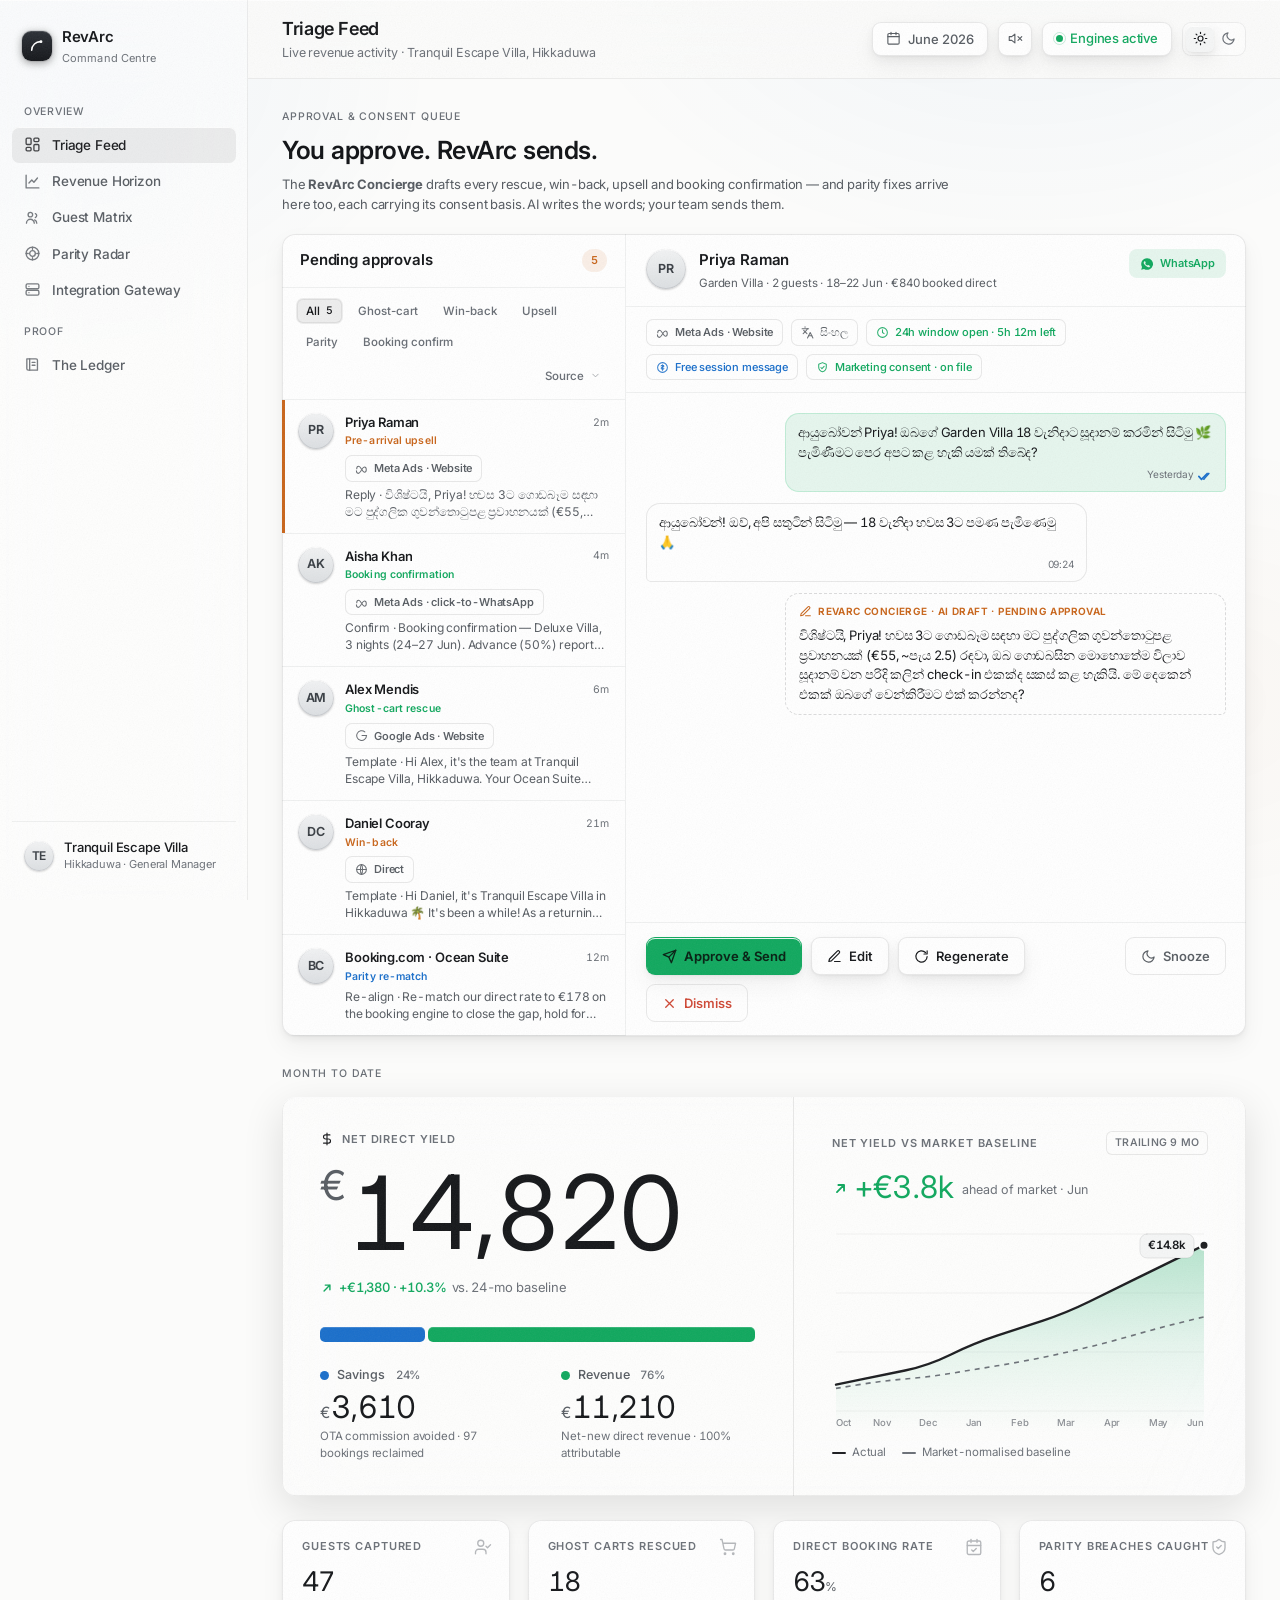
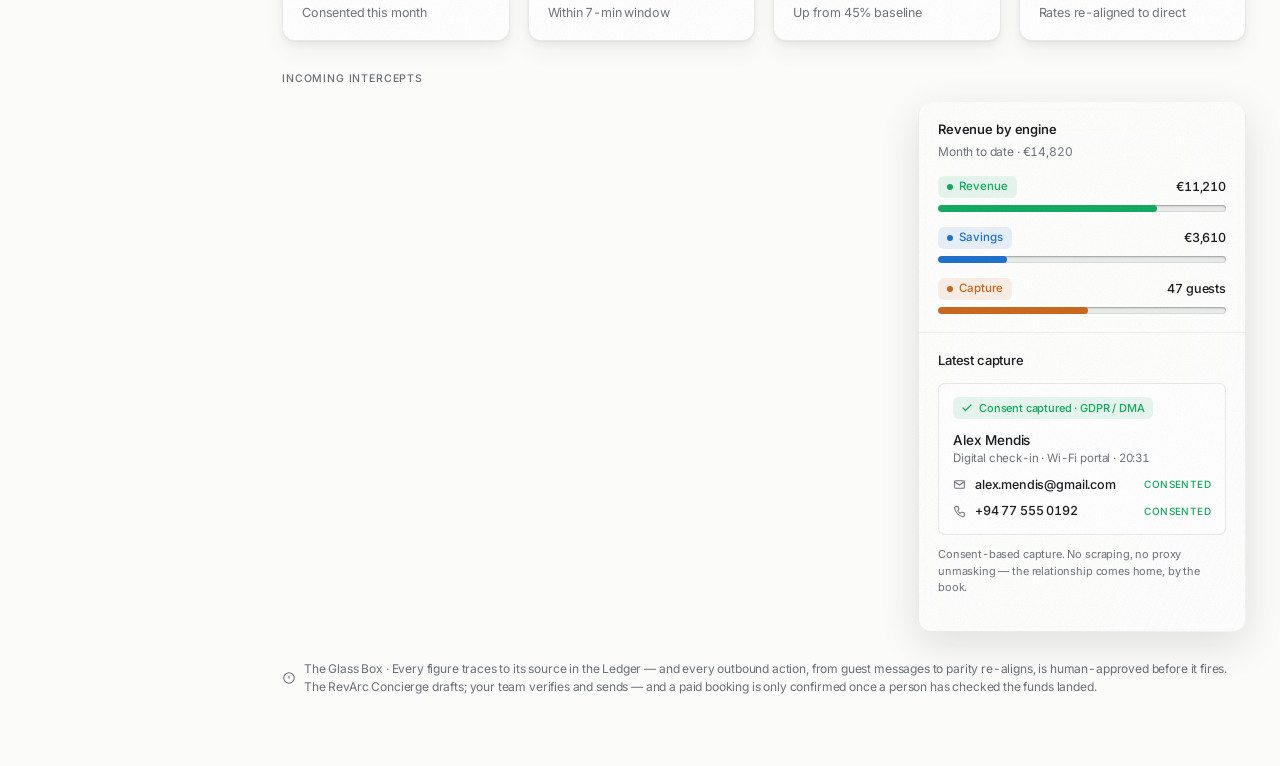
<file: index.html>
<!DOCTYPE html>
<html lang="en" data-theme="dark">
<head>
<meta charset="UTF-8" />
<meta name="viewport" content="width=device-width, initial-scale=1.0, viewport-fit=cover" />
<title>RevArc Command Centre · Triage Feed · v10</title>
<link rel="preconnect" href="https://fonts.googleapis.com">
<link rel="preconnect" href="https://fonts.gstatic.com" crossorigin>
<link href="https://fonts.googleapis.com/css2?family=Inter:wght@400;500;600&family=JetBrains+Mono:wght@500&display=swap" rel="stylesheet" media="print" onload="this.media='all'">
<noscript><link href="https://fonts.googleapis.com/css2?family=Inter:wght@400;500;600&family=JetBrains+Mono:wght@500&display=swap" rel="stylesheet"></noscript>
<link rel="stylesheet" href="assets/revarc-perf.css">
<script src="assets/revarc-perf.js"></script>
<style>
:root[data-theme="dark"]{
  --bg-base:#050607; --bg-sunken:#020303;
  --surface-1:#0F1113; --surface-2:#171A1C; --surface-3:#1E2225;
  --border-subtle:rgba(255,255,255,.05); --border-default:#24272D; --border-strong:#383C44;
  --text-primary:#F7F8F8; --text-secondary:#8B9099; --text-tertiary:#61656C; --w-metric:300;
  --accent:#ECEEF3; --accent-hover:#FFFFFF; --accent-subtle:rgba(255,255,255,.10);
  --sentinel:#3B8FD4; --concierge:#E0883C; --yield:#35C77C;
  --positive:#35C77C; --negative:#E5675A;
  --sentinel-bg:rgba(59,143,212,.14); --concierge-bg:rgba(224,136,60,.14); --yield-bg:rgba(53,199,124,.12);
  --glass-fill:rgba(17,19,22,.5); --glass-brd:rgba(255,255,255,.1); --glass-hi:rgba(255,255,255,.09);
  --card-hi:rgba(255,255,255,.06);
  --elev:0 1px 1px rgba(0,0,0,.12),0 3px 4px rgba(0,0,0,.1),0 8px 14px rgba(0,0,0,.08);
  --elev-lg:0 4px 34px rgba(0,0,0,.6);
  --hover-shadow:0 22px 50px rgba(0,0,0,.62);
  --ambient-a:rgba(59,143,212,.06); --ambient-b:rgba(224,136,60,.03);
  --av-bg:linear-gradient(180deg,#33383F 0%,#1B1E22 100%); --av-fg:#E9EBEE; --av-ring:rgba(255,255,255,.10); --av-hi:rgba(255,255,255,.14);
  --topbar-fill:rgba(10,12,14,.82);
}
:root[data-theme="light"]{
  --bg-base:#FBFBFA; --bg-sunken:#EAECEB;
  --surface-1:#FFFFFF; --surface-2:#FFFFFF; --surface-3:#F5F6F6;
  --border-subtle:rgba(15,17,20,.06); --border-default:rgba(15,17,20,.09); --border-strong:rgba(15,17,20,.15);
  --text-primary:#15171A; --text-secondary:#585D63; --text-tertiary:#6B7077; --w-metric:400;
  --accent:#1B1C1F; --accent-hover:#000000; --accent-subtle:rgba(20,21,24,.07);
  --sentinel:#1A6FCB; --concierge:#C9651A; --yield:#10A85E;
  --positive:#10A85E; --negative:#CF4734;
  --sentinel-bg:rgba(26,111,203,.10); --concierge-bg:rgba(201,101,26,.10); --yield-bg:rgba(16,168,94,.10);
  --glass-fill:rgba(255,255,255,.62); --glass-brd:rgba(15,17,20,.07); --glass-hi:rgba(255,255,255,.85);
  --card-hi:rgba(255,255,255,.9);
  --elev:0 1px 2px rgba(15,17,20,.04),0 4px 10px rgba(15,17,20,.05),0 10px 24px rgba(15,17,20,.05);
  --elev-lg:0 12px 40px rgba(15,17,20,.12);
  --hover-shadow:0 24px 52px rgba(15,17,20,.17);
  --ambient-a:rgba(26,111,203,.05); --ambient-b:rgba(201,101,26,.03);
  --av-bg:linear-gradient(180deg,#F2F3F4 0%,#DCDFE2 100%); --av-fg:#3A3F45; --av-ring:rgba(15,17,20,.10); --av-hi:rgba(255,255,255,.95);
  --topbar-fill:rgba(252,252,251,.85);
}
:root{
  --radius-sm:7px; --radius-md:13px; --radius-lg:16px;
  --ease-out:cubic-bezier(.16,1,.3,1); --ease-std:cubic-bezier(.4,0,.2,1); --ease-butter:cubic-bezier(.22,1,.36,1);
  --sidebar-w:248px; --glass-blur:blur(34px) saturate(118%);
}
*{box-sizing:border-box;margin:0;padding:0}
html,body{height:100%}html{background:var(--bg-base)}
body{
  font-family:'Inter',-apple-system,BlinkMacSystemFont,sans-serif;
  font-feature-settings:"cv01" 1,"ss03" 1,"tnum" 1;
  background:var(--bg-base); color:var(--text-primary);
  font-size:14px; font-weight:400; line-height:1.5; letter-spacing:-.011em;
  -webkit-font-smoothing:antialiased; text-rendering:optimizeLegibility;
  transition:background .5s var(--ease-std), color .5s var(--ease-std);
}
body::before{content:"";position:fixed;inset:0;z-index:0;pointer-events:none;
  background:radial-gradient(760px 500px at 80% -6%,var(--ambient-a),transparent 62%),radial-gradient(660px 460px at 4% 8%,var(--ambient-a),transparent 58%),radial-gradient(560px 440px at 94% 78%,var(--ambient-b),transparent 60%);}
.card::after,.meter::after,.panel::after,.sidebar::after,.topbar::after{content:"";position:absolute;inset:0;border-radius:inherit;z-index:3;pointer-events:none;opacity:.07;
  background-image:url("data:image/svg+xml,%3Csvg xmlns='http://www.w3.org/2000/svg' width='256' height='256'%3E%3Cfilter id='n'%3E%3CfeTurbulence type='fractalNoise' baseFrequency='0.8' numOctaves='4' stitchTiles='stitch'/%3E%3CfeColorMatrix type='saturate' values='0'/%3E%3C/filter%3E%3Crect width='100%25' height='100%25' filter='url(%23n)'/%3E%3C/svg%3E");background-size:256px 256px}
.card.sheen::before,.panel.sheen::before{content:"";position:absolute;inset:0;border-radius:inherit;z-index:3;pointer-events:none;opacity:.07;
  background-image:url("data:image/svg+xml,%3Csvg xmlns='http://www.w3.org/2000/svg' width='256' height='256'%3E%3Cfilter id='n2'%3E%3CfeTurbulence type='fractalNoise' baseFrequency='0.8' numOctaves='4' stitchTiles='stitch'/%3E%3CfeColorMatrix type='saturate' values='0'/%3E%3C/filter%3E%3Crect width='100%25' height='100%25' filter='url(%23n2)'/%3E%3C/svg%3E");background-size:256px 256px}
.tnum{font-variant-numeric:tabular-nums}
.mono{font-family:'JetBrains Mono',monospace;font-variant-numeric:tabular-nums;letter-spacing:-.015em}
::selection{background:var(--accent-subtle)}
:focus-visible{outline:2px solid var(--accent);outline-offset:2px;border-radius:4px}

/* custom cursor */
body.cursor-on,body.cursor-on *{cursor:none !important}
.cursor-dot,.cursor-ring{position:fixed;top:0;left:0;z-index:10000;pointer-events:none;border-radius:50%;will-change:transform;opacity:0;transition:opacity .3s}
body.cursor-on .cursor-dot{opacity:1}
.cursor-dot{width:6px;height:6px;background:var(--accent)}
.cursor-ring{width:30px;height:30px;border:1.5px solid var(--accent);
  transition:width .3s var(--ease-out),height .3s var(--ease-out),background .3s,border-color .3s,opacity .3s}
body.cursor-on .cursor-ring{opacity:.4}
body.cursor-on .cursor-ring.hot{width:44px;height:44px;opacity:.55;background:transparent}

/* moving sheen on glass */
.sheen::after{content:"";position:absolute;inset:0;border-radius:inherit;pointer-events:none;z-index:1;
  background:linear-gradient(115deg,transparent 36%,var(--glass-hi) 50%,transparent 64%);
  background-size:260% 100%;background-position:var(--sheen,0%) 0;opacity:.45;mix-blend-mode:overlay;transition:background-position .15s linear}

.app{display:grid;grid-template-columns:var(--sidebar-w) 1fr;min-height:100vh;position:relative;z-index:1}
.sidebar{display:flex;flex-direction:column;position:sticky;top:0;height:100vh;padding:18px 12px;
  background:var(--glass-fill);backdrop-filter:var(--glass-blur);-webkit-backdrop-filter:var(--glass-blur);
  box-shadow:inset -1px 0 0 var(--glass-brd),inset 0 1px 0 var(--glass-hi)}
.brand{display:flex;align-items:center;gap:10px;padding:8px 10px 22px}
.brand-mark{width:30px;height:30px;border-radius:9px;background:linear-gradient(180deg,#2B2F35 0%,#14161A 100%);display:grid;place-items:center;flex:none;box-shadow:inset 0 1px 0 rgba(255,255,255,.14),0 2px 8px rgba(0,0,0,.4),0 0 0 1px var(--border-default)}
.brand-mark svg{width:16px;height:16px;color:#fff}
.brand-name{font-weight:590;font-size:15px;letter-spacing:-.02em}
.brand-sub{font-size:11px;color:var(--text-tertiary);letter-spacing:.01em;margin-top:1px}
.nav-label{font-size:10.5px;font-weight:510;letter-spacing:.07em;text-transform:uppercase;color:var(--text-tertiary);padding:16px 12px 7px}
.nav-item{display:flex;align-items:center;gap:11px;padding:8px 12px;border-radius:7px;color:var(--text-secondary);font-size:13.5px;font-weight:500;cursor:pointer;position:relative;transition:background .18s var(--ease-out),color .18s;border:none;background:none;width:100%;text-align:left;font-family:inherit;text-decoration:none}
.nav-item svg{width:17px;height:17px;flex:none;opacity:.82}
.nav-item:hover{background:var(--surface-2);color:var(--text-primary)}
.nav-item.active{background:var(--accent-subtle);color:var(--accent);box-shadow:inset 0 1px 0 var(--card-hi)}
.sidebar-foot{margin-top:auto;padding:12px 8px 4px;border-top:1px solid var(--border-subtle)}
.user-chip{display:flex;align-items:center;gap:10px;padding:6px 4px}
.avatar{width:30px;height:30px;border-radius:50%;background:var(--av-bg);display:grid;place-items:center;font-size:12px;font-weight:600;color:var(--av-fg);flex:none;box-shadow:inset 0 1px 0 var(--av-hi),inset 0 0 0 1px var(--av-ring),0 1px 2px rgba(0,0,0,.18)}
.user-name{font-size:13px;font-weight:510;line-height:1.2}
.user-role{font-size:11px;color:var(--text-tertiary)}

.main{display:flex;flex-direction:column;min-width:0}
.topbar{position:sticky;top:0;z-index:20;display:flex;align-items:center;gap:16px;padding:15px 34px;
  background:var(--topbar-fill);backdrop-filter:var(--glass-blur);-webkit-backdrop-filter:var(--glass-blur);
  border-bottom:1px solid var(--glass-brd);box-shadow:inset 0 1px 0 var(--glass-hi);isolation:isolate}
.page-title{font-size:18px;font-weight:590;letter-spacing:-.02em}
.page-meta{font-size:12.5px;color:var(--text-tertiary);margin-top:2px}
.vbadge{font-size:10px;font-weight:510;letter-spacing:.05em;text-transform:uppercase;color:var(--accent);background:var(--accent-subtle);padding:4px 9px;border-radius:6px;box-shadow:inset 0 0 0 1px var(--glass-brd),inset 0 1px 0 var(--card-hi)}
.topbar-right{margin-left:auto;display:flex;align-items:center;gap:10px}
.pill{display:inline-flex;align-items:center;gap:7px;height:34px;padding:0 13px;border-radius:9px;border:1px solid var(--border-default);background:var(--surface-2);font-size:13px;font-weight:500;color:var(--text-secondary);cursor:pointer;transition:.28s var(--ease-butter);font-family:inherit;box-shadow:var(--elev),inset 0 1px 0 var(--card-hi)}
.pill:hover{border-color:var(--border-strong);color:var(--text-primary);transform:translateY(-1px);box-shadow:var(--hover-shadow),inset 0 1px 0 var(--card-hi)}
.pill svg{width:15px;height:15px}
.pill.icon-only{padding:0;width:34px;justify-content:center}
.sync{color:var(--positive);cursor:default}
.sync:hover{transform:none}
.dot{width:7px;height:7px;border-radius:50%;background:currentColor;position:relative}
.dot.breathe::after{content:"";position:absolute;inset:-3px;border-radius:50%;border:1px solid currentColor;opacity:.22}
.theme-toggle{display:flex;align-items:center;border:1px solid var(--glass-brd);border-radius:9px;background:var(--glass-fill);backdrop-filter:var(--glass-blur);-webkit-backdrop-filter:var(--glass-blur);padding:3px;height:34px;box-shadow:inset 0 1px 0 var(--glass-hi)}
.theme-toggle button{width:28px;height:26px;border:none;background:none;border-radius:6px;display:grid;place-items:center;cursor:pointer;color:var(--text-tertiary);transition:.45s var(--ease-butter)}
.theme-toggle button svg{width:15px;height:15px}
.theme-toggle button.on{background:var(--surface-3);color:var(--text-primary);box-shadow:var(--elev),inset 0 1px 0 var(--card-hi)}

.content{padding:30px 34px 70px;max-width:1500px;width:100%}
.section-eyebrow{font-size:10.5px;font-weight:510;letter-spacing:.08em;text-transform:uppercase;color:var(--text-tertiary);margin-bottom:15px}
.hero{margin-bottom:24px}
.card.hero-hub{display:flex;gap:0;align-items:stretch;padding:0}
.hh-main{flex:1 1 53%;display:flex;flex-direction:column;justify-content:center;min-width:0;padding:34px 38px}
.hh-side{flex:1 1 47%;display:flex;flex-direction:column;justify-content:flex-start;min-width:0;padding:34px 38px;border-left:1px solid var(--border-default)}
.hh-figure{font-size:clamp(60px,8vw,104px);font-weight:var(--w-metric);letter-spacing:-.04em;line-height:.9;display:flex;align-items:flex-start;position:relative;z-index:2;color:var(--text-primary)}
.hh-figure .kpi-cur{font-size:.4em;margin-top:.14em;margin-right:5px}
.hh-base{color:var(--text-tertiary);font-weight:400}
.comp{margin-top:30px;max-width:560px;position:relative}
.comp-bar{display:flex;gap:3px;height:15px;width:100%;transform-origin:left center;animation:barGrow 1.05s var(--ease-butter) both;animation-delay:.3s}
@keyframes barGrow{from{transform:scaleX(0);opacity:.3}to{transform:scaleX(1);opacity:1}}
.comp-seg{height:100%;border-radius:5px;cursor:default;box-shadow:inset 0 1px 0 rgba(255,255,255,.16);transition:opacity .28s var(--ease-butter)}
.comp-seg.sav{flex:2436 1 0;background:var(--sentinel)}
.comp-seg.rev{flex:7564 1 0;background:var(--yield)}
.comp[data-active="sav"] .comp-seg.rev,.comp[data-active="rev"] .comp-seg.sav{opacity:.28}
.comp-legend{display:flex;gap:44px;margin-top:24px}
.cl{display:flex;flex-direction:column;gap:6px;cursor:default;transition:opacity .28s var(--ease-butter)}
.comp[data-active="sav"] .cl.rev,.comp[data-active="rev"] .cl.sav{opacity:.36}
.cl-top{display:flex;align-items:center;gap:8px;font-size:12.5px;color:var(--text-secondary);font-weight:530;letter-spacing:-.005em}
.cl-dot{width:9px;height:9px;border-radius:50%;flex:none}
.cl-share{margin-left:3px;font-size:11.5px;color:var(--text-tertiary);font-weight:500;font-variant-numeric:tabular-nums}
.cl-val{font-size:31px;font-weight:var(--w-metric);letter-spacing:-.025em;line-height:1;color:var(--text-primary);font-variant-numeric:tabular-nums}
.cl-val .kpi-cur{font-size:.5em;margin-right:2px}
.cl-note{font-size:11.5px;color:var(--text-tertiary);line-height:1.45;max-width:236px}
.comp-tip{position:absolute;top:-14px;left:0;transform:translate(-50%,-100%) translateY(6px);pointer-events:none;opacity:0;transition:opacity .2s var(--ease-butter),transform .2s var(--ease-butter);z-index:30;width:230px;box-sizing:border-box;padding:13px 15px;border-radius:12px;background:var(--surface-3);box-shadow:inset 0 0 0 1px var(--glass-brd),var(--elev-lg)}
.comp-tip.on{opacity:1;transform:translate(-50%,-100%) translateY(0)}
.ct-row{display:flex;align-items:center;gap:7px;font-size:11.5px;color:var(--text-secondary);font-weight:530;margin-bottom:8px}
.ct-dot{width:8px;height:8px;border-radius:50%}
.ct-share{margin-left:auto;color:var(--text-tertiary);font-weight:500;font-variant-numeric:tabular-nums}
.ct-amt{font-size:24px;font-weight:300;letter-spacing:-.02em;line-height:1;margin-bottom:7px;font-variant-numeric:tabular-nums;color:var(--text-primary)}
.ct-note{font-size:11px;color:var(--text-tertiary);line-height:1.45}
.hh-side-eyebrow{font-size:11px;color:var(--text-tertiary);font-weight:600;letter-spacing:.08em;text-transform:uppercase}
.hh-side-head{display:flex;align-items:center;justify-content:space-between;gap:12px}
.hh-side-chip{font-size:10.5px;font-weight:560;letter-spacing:.02em;text-transform:uppercase;color:var(--text-tertiary);padding:4px 9px;border-radius:6px;box-shadow:inset 0 0 0 1px var(--border-default);white-space:nowrap}
.hh-side-stat{display:flex;align-items:flex-end;gap:5px;margin-top:16px;font-size:31px;font-weight:var(--w-metric);letter-spacing:-.025em;line-height:1;color:var(--yield);font-variant-numeric:tabular-nums}
.hh-side-stat svg{width:17px;height:17px;margin-bottom:5px}
.hh-side-stat-sub{font-size:12.5px;font-weight:400;letter-spacing:-.005em;color:var(--text-tertiary);margin-left:4px;margin-bottom:5px}
.hh-side .spark{flex:1 1 auto;min-height:188px;margin-top:18px}
@media (prefers-reduced-motion:reduce){.comp-bar{animation:none}}
@media (max-width:1080px){.card.hero-hub{flex-direction:column}.hh-side{border-left:none;border-top:1px solid var(--border-default)}}

.card,.meter,.panel{position:relative;isolation:isolate}
.card{background:var(--surface-1);border-radius:var(--radius-md);padding:22px 24px;overflow:hidden;
  box-shadow:inset 0 0 0 1px var(--border-default),inset 0 1px 0 var(--card-hi),var(--elev)}
.card.hero-main{background:var(--glass-fill);backdrop-filter:var(--glass-blur);-webkit-backdrop-filter:var(--glass-blur);
  box-shadow:inset 0 1px 0 var(--glass-hi),inset 0 0 0 1px var(--glass-brd),var(--elev-lg)}
.lift{transition:transform .5s var(--ease-butter),box-shadow .5s var(--ease-butter)}
.lift:hover{transform:translateY(-4px);
  box-shadow:inset 0 0 0 1px var(--border-strong),inset 0 1px 0 var(--card-hi),var(--hover-shadow)}
.card.hero-main.lift:hover,.panel.glass.lift:hover{box-shadow:inset 0 1px 0 var(--glass-hi),inset 0 0 0 1px var(--glass-brd),var(--hover-shadow)}

.kpi-eyebrow{font-size:11px;color:var(--text-tertiary);font-weight:600;letter-spacing:.08em;text-transform:uppercase;display:flex;align-items:center;gap:8px;margin-bottom:14px;position:relative;z-index:2}
.kpi-value{font-size:46px;font-weight:300;letter-spacing:-.035em;line-height:1;position:relative;z-index:2}
.kpi-value.sm{font-size:31px;font-weight:400;letter-spacing:-.02em}
.kpi-cur{font-size:.52em;color:var(--text-secondary);font-weight:400;margin-right:3px}
.kpi-delta{display:inline-flex;align-items:center;gap:5px;font-size:13px;font-weight:510;margin-top:14px;position:relative;z-index:2}
.kpi-delta.up{color:var(--positive)}
.kpi-delta svg{width:14px;height:14px}
.kpi-sub{font-size:12.5px;color:var(--text-tertiary);margin-top:9px;line-height:1.5;position:relative;z-index:2}

/* odometer */
.od{display:inline-flex;align-items:flex-start}
.od-cell{display:inline-block;height:1em;line-height:1;overflow:hidden;vertical-align:top}
.od-strip{display:flex;flex-direction:column;transition:transform .9s var(--ease-butter)}
.od-strip>span{height:1em;line-height:1;display:block}
.od-sep{display:inline-block}

.engine-accent.sentinel{--c:var(--sentinel);--cbg:var(--sentinel-bg)}
.engine-accent.yield{--c:var(--yield);--cbg:var(--yield-bg)}
.card.engine-accent{display:flex;flex-direction:column}
.card.engine-accent .kpi-delta{padding-top:16px}
.card.engine-accent .spark.mini{flex:1 1 auto;height:auto;min-height:52px;margin-top:16px;position:relative;z-index:2}
.card.engine-accent .spark.mini svg{width:100%;height:100%;display:block}

.spark{margin-top:20px;height:96px;width:100%;position:relative;z-index:2}
#yieldChart{touch-action:none;cursor:crosshair;width:100%;height:100%;display:block}
@media(max-width:760px){.comp-tip{width:min(240px,calc(100vw - 32px))}}
.spark canvas{width:100%!important;height:100%!important}
.baseline-legend{display:flex;gap:16px;margin-top:11px;font-size:11.5px;color:var(--text-tertiary);position:relative;z-index:2}
.lg{display:inline-flex;align-items:center;gap:6px}
.lg i{width:14px;height:2px;border-radius:2px;display:inline-block}
.meters{display:grid;grid-template-columns:repeat(4,1fr);gap:18px;margin-bottom:30px}
.meter{background:var(--surface-1);border-radius:var(--radius-md);padding:18px 20px;overflow:hidden;
  box-shadow:inset 0 0 0 1px var(--border-default),inset 0 1px 0 var(--card-hi),var(--elev)}
.meter .kpi-value{font-size:27px;font-weight:400}
.meter-ico{position:absolute;top:18px;right:18px;width:18px;height:18px;color:var(--text-tertiary);opacity:.5;transition:opacity .28s var(--ease-butter),transform .28s var(--ease-butter);z-index:2;pointer-events:none}
.meter:hover .meter-ico{opacity:.85;transform:translateY(-1px)}
.meter-ico svg{width:100%;height:100%;display:block;stroke-width:1.8}

.chip{display:inline-flex;align-items:center;gap:6px;height:22px;padding:0 9px;border-radius:6px;font-size:11.5px;font-weight:510;letter-spacing:.005em;box-shadow:inset 0 0 0 1px rgba(255,255,255,.05)}
.chip .cdot{width:6px;height:6px;border-radius:50%;background:var(--c)}
.chip.sentinel{--c:var(--sentinel);background:var(--sentinel-bg);color:var(--sentinel)}
.chip.concierge{--c:var(--concierge);background:var(--concierge-bg);color:var(--concierge)}
.chip.yield{--c:var(--yield);background:var(--yield-bg);color:var(--yield)}

.feed-wrap{display:grid;grid-template-columns:1fr 328px;gap:18px;align-items:stretch}
.feed-wrap>.anim{display:flex;flex-direction:column;min-height:0}
.feed-wrap>.anim>.panel{flex:1 1 auto}
.panel{background:var(--surface-1);border-radius:var(--radius-md);overflow:hidden;box-shadow:inset 0 0 0 1px var(--border-default),inset 0 1px 0 var(--card-hi),var(--elev)}
.panel.glass{background:var(--glass-fill);backdrop-filter:var(--glass-blur);-webkit-backdrop-filter:var(--glass-blur);box-shadow:inset 0 1px 0 var(--glass-hi),inset 0 0 0 1px var(--glass-brd),var(--elev-lg)}
.panel-head{display:flex;align-items:center;justify-content:space-between;padding:16px 20px;border-bottom:1px solid var(--border-subtle);position:relative;z-index:2}
.panel-head h3{font-size:15px;font-weight:600;letter-spacing:-.01em}
.panel-head .sub{font-size:12px;color:var(--text-tertiary)}
.feed-list{position:relative;z-index:2}
.row{display:grid;grid-template-columns:70px 132px 1fr auto;gap:14px;align-items:center;padding:14px 20px;border-bottom:1px solid var(--border-subtle);position:relative;transition:background .22s var(--ease-out)}
.row::before{content:"";position:absolute;left:0;top:0;bottom:0;width:58px;pointer-events:none;
  background:linear-gradient(90deg,var(--cfade),transparent);opacity:.22;transition:opacity .25s}
.row:last-child{border-bottom:none}
.row.s{--cfade:var(--sentinel-bg)} .row.c{--cfade:var(--concierge-bg)} .row.y{--cfade:var(--yield-bg)}
.row:hover{background:var(--surface-2)} .row:hover::before{opacity:.5}
.row>*{position:relative;z-index:1}
.row.fresh{animation:rowin .55s var(--ease-out)}
@keyframes rowin{from{opacity:0;transform:translateY(-8px)}to{opacity:1;transform:none}}
.row .time{font-size:12px;color:var(--text-tertiary)}
.row .event{font-size:13px;color:var(--text-primary);font-weight:400;line-height:1.45}
.row .event b{font-weight:510}
.row .event .guest{color:var(--text-secondary)}
.row .val{font-size:14px;font-weight:510;text-align:right;white-space:nowrap}
.row .val.pos{color:var(--positive)}
.row .val .lbl{display:block;font-size:10px;font-weight:500;color:var(--text-tertiary);text-transform:uppercase;letter-spacing:.05em;text-align:right;margin-top:2px}
.row.s .val{color:var(--sentinel)} .row.c .val{color:var(--concierge)}

.mini{padding:18px 20px;position:relative;z-index:2}
.mini h4{font-size:13px;font-weight:560;letter-spacing:-.01em;margin-bottom:4px}
.bar-row{margin-top:15px}
.bar-row .bl{display:flex;justify-content:space-between;align-items:center;font-size:12.5px;margin-bottom:7px}
.bar-row .bl .vv{font-weight:510}
.track{height:7px;border-radius:4px;background:var(--bg-sunken);overflow:hidden;box-shadow:inset 0 0 0 1px var(--border-subtle),inset 0 1px 2px rgba(0,0,0,.3)}
.track i{display:block;height:100%;width:0;border-radius:4px;background:var(--c)}
.capture{padding:18px 20px;border-top:1px solid var(--border-subtle);position:relative;z-index:2}
.consent-card{border-radius:var(--radius-sm);padding:14px 15px;background:var(--surface-2);box-shadow:inset 0 0 0 1px var(--border-default),inset 0 1px 0 var(--card-hi)}
.consent-badge{display:inline-flex;align-items:center;gap:6px;font-size:11px;font-weight:510;color:var(--yield);background:var(--yield-bg);padding:3px 8px;border-radius:6px;margin-bottom:11px;box-shadow:inset 0 0 0 1px rgba(255,255,255,.05)}
.consent-badge svg{width:12px;height:12px}
.consent-row{display:flex;align-items:center;gap:9px;font-size:12.5px;margin-top:8px;color:var(--text-secondary)}
.consent-row svg{width:13px;height:13px;color:var(--text-tertiary);flex:none}
.consent-row .v{color:var(--text-primary);font-weight:500}
.consent-tag{margin-left:auto;font-size:10px;color:var(--yield);font-weight:510;text-transform:uppercase;letter-spacing:.04em}
.foot-note{margin-top:28px;font-size:12px;color:var(--text-tertiary);display:flex;align-items:center;gap:8px}
.foot-note svg{flex:none}

@keyframes cardin{from{opacity:0;transform:translateY(12px)}to{opacity:1;transform:none}}
.anim{animation:cardin .65s var(--ease-out) backwards}
.d1{animation-delay:.04s}.d2{animation-delay:.1s}.d3{animation-delay:.16s}.d4{animation-delay:.22s}.d5{animation-delay:.28s}.d6{animation-delay:.34s}.d7{animation-delay:.4s}
@media(max-width:1100px){.hero,.meters,.feed-wrap{grid-template-columns:1fr 1fr}.feed-wrap{grid-template-columns:1fr}}
@media(max-width:760px){.app{grid-template-columns:1fr}.hero{grid-template-columns:1fr}}
@media(max-width:560px){.meters{grid-template-columns:1fr}.row{grid-template-columns:1fr auto;gap:3px 12px;padding:12px 15px;align-items:start}.row .time{grid-column:1;grid-row:1}.row>span:nth-child(2){grid-column:1;grid-row:2;margin:2px 0}.row .event{grid-column:1;grid-row:3}.row .val{grid-column:2;grid-row:1/4;align-self:center}}
@media(prefers-reduced-motion:reduce){*{animation:none!important;transition:none!important}}

/* ===== Approval Inbox (human-in-the-loop) ===== */
.queue-intro{font-size:12.5px;color:var(--text-secondary);margin:-6px 0 15px;max-width:820px;line-height:1.55}
.q-hero{margin-bottom:20px}
.q-hero .section-eyebrow{margin-bottom:11px}
.q-hero-title{font-size:clamp(21px,2.1vw,25px);font-weight:600;letter-spacing:-.02em;line-height:1.18;color:var(--text-primary);margin-bottom:9px}
.q-hero-sub{font-size:13px;color:var(--text-secondary);line-height:1.55;max-width:680px}
.q-filters{display:flex;flex-wrap:wrap;align-items:center;gap:8px;padding:10px 14px;border-bottom:1px solid var(--border-subtle);position:relative;z-index:5}
.qf-row{display:flex;flex-wrap:wrap;align-items:center;gap:5px;flex:1 1 auto;min-width:0}
.qf{display:inline-flex;align-items:center;gap:6px;height:26px;padding:0 9px;border-radius:7px;border:1px solid transparent;background:none;color:var(--text-tertiary);font-size:11.5px;font-weight:520;font-family:inherit;cursor:pointer;transition:.2s var(--ease-out)}
.qf:hover{background:var(--surface-2);color:var(--text-primary)}
.qf.on{background:var(--accent-subtle);color:var(--accent);box-shadow:inset 0 0 0 1px var(--glass-brd)}
.qf .qf-n{font-variant-numeric:tabular-nums;font-size:10.5px;color:var(--text-tertiary);display:none}
.qf.on .qf-n,.qf:hover .qf-n{display:inline}
.qf.on .qf-n{color:var(--accent)}
.q-srcdd{position:relative;margin-left:auto;flex:none}
.q-srcdd-btn{display:inline-flex;align-items:center;gap:6px;height:26px;padding:0 9px;border-radius:7px;border:1px solid transparent;background:none;color:var(--text-tertiary);font-size:11.5px;font-weight:520;font-family:inherit;cursor:pointer;transition:.2s var(--ease-out)}
.q-srcdd-btn:hover{background:var(--surface-2);color:var(--text-primary)}
.q-srcdd-btn.on{background:var(--accent-subtle);color:var(--accent);box-shadow:inset 0 0 0 1px var(--glass-brd)}
.q-srcdd-btn .qf-ic{display:inline-flex;align-items:center;width:13px;height:13px}
.q-srcdd-btn .qf-ic svg{width:13px;height:13px}
.q-srcdd-cv{width:11px;height:11px;opacity:.6;transition:transform .2s var(--ease-out)}
.q-srcdd.open .q-srcdd-cv{transform:rotate(180deg)}
.q-srcdd-menu{position:absolute;right:0;top:calc(100% + 7px);min-width:194px;background:var(--surface-1);border:1px solid var(--border-default);border-radius:10px;padding:5px;box-shadow:0 10px 30px rgba(0,0,0,.30);display:none;flex-direction:column;gap:1px;z-index:60}
.q-srcdd.open .q-srcdd-menu{display:flex}
.q-srcdd-opt{display:flex;align-items:center;gap:9px;width:100%;height:31px;padding:0 9px;border:none;background:none;border-radius:7px;color:var(--text-secondary);font-size:12px;font-weight:520;font-family:inherit;cursor:pointer;text-align:left;transition:.15s var(--ease-out)}
.q-srcdd-opt:hover{background:var(--surface-2);color:var(--text-primary)}
.q-srcdd-opt.on{color:var(--accent)}
.q-srcdd-opt .qf-ic{display:inline-flex;align-items:center;width:14px;height:14px;flex:none}
.q-srcdd-opt .qf-ic svg{width:14px;height:14px}
.q-srcdd-opt .opt-l{flex:1;white-space:nowrap}
.q-srcdd-opt .qf-n{font-variant-numeric:tabular-nums;font-size:10.5px;color:var(--text-tertiary)}
.q-srcdd-opt.on .qf-n{color:var(--accent)}
.q-srcdd-ck{width:13px;height:13px;color:var(--accent);flex:none}
.tb.src{font-weight:560}
.q-main .tb.src{margin-top:6px}
.inbox{display:grid;grid-template-columns:344px 1fr;align-items:stretch;min-height:540px}
.inbox-queue{border-right:1px solid var(--border-subtle);display:flex;flex-direction:column;min-width:0}
.queue-head{display:flex;align-items:center;justify-content:space-between;padding:15px 18px;border-bottom:1px solid var(--border-subtle);position:relative;z-index:2}
.queue-head h3{font-size:15px;font-weight:600;letter-spacing:-.01em}
.queue-count{font-size:11px;font-weight:580;color:var(--concierge);background:var(--concierge-bg);padding:3px 9px;border-radius:20px;box-shadow:inset 0 0 0 1px rgba(255,255,255,.05)}
.queue-list{overflow-y:auto;flex:1;position:relative;z-index:2}
.q-item{display:flex;gap:11px;padding:13px 16px;border-bottom:1px solid var(--border-subtle);cursor:pointer;position:relative;transition:background .2s var(--ease-out),opacity .35s,transform .35s}
.q-item::before{content:"";position:absolute;left:0;top:0;bottom:0;width:3px;background:var(--c,var(--concierge));opacity:0;transition:opacity .2s}
.q-item:hover{background:var(--surface-2)}
.q-item.sel{background:var(--surface-2)}
.q-item.sel::before{opacity:1}
.q-item.removing{opacity:0;transform:translateX(-14px)}
.q-av{width:36px;height:36px;border-radius:50%;flex:none;display:grid;place-items:center;font-size:12.5px;font-weight:650;color:var(--av-fg);background:var(--av-bg);box-shadow:inset 0 1px 0 var(--av-hi),inset 0 0 0 1px var(--av-ring),0 1px 2px rgba(0,0,0,.18)}
.q-main{min-width:0;flex:1}
.q-top{display:flex;align-items:center;gap:8px}
.q-name{font-size:13px;font-weight:580;white-space:nowrap;overflow:hidden;text-overflow:ellipsis}
.q-time{font-size:10.5px;color:var(--text-tertiary);margin-left:auto;flex:none}
.q-type{font-size:10.5px;font-weight:580;letter-spacing:.01em;margin-top:1px}
.q-prev{font-size:12px;color:var(--text-secondary);margin-top:4px;display:-webkit-box;-webkit-line-clamp:2;-webkit-box-orient:vertical;overflow:hidden;line-height:1.42}
.q-empty{padding:46px 22px;text-align:center;color:var(--text-tertiary);font-size:12.5px;line-height:1.5}
.inbox-thread{display:flex;flex-direction:column;min-width:0;position:relative;z-index:2}
.th-head{padding:15px 20px;border-bottom:1px solid var(--border-subtle);display:flex;align-items:flex-start;gap:13px}
.th-head .q-av{width:40px;height:40px}
.th-id{min-width:0}
.th-name{font-size:15px;font-weight:600;letter-spacing:-.01em}
.th-ctx{font-size:11.5px;color:var(--text-secondary);margin-top:3px;line-height:1.45}
.th-chan{margin-left:auto;display:inline-flex;align-items:center;gap:6px;font-size:11px;font-weight:580;color:var(--yield);background:var(--yield-bg);padding:6px 11px;border-radius:8px;flex:none;box-shadow:inset 0 0 0 1px rgba(255,255,255,.05)}
.th-chan svg{width:14px;height:14px}
.th-badges{display:flex;flex-wrap:wrap;gap:8px;padding:12px 20px;border-bottom:1px solid var(--border-subtle)}
.tb{display:inline-flex;align-items:center;gap:6px;font-size:11px;font-weight:520;padding:5px 10px;border-radius:7px;background:var(--surface-2);color:var(--text-secondary);box-shadow:inset 0 0 0 1px var(--border-default)}
.tb svg{width:13px;height:13px;opacity:.9}
.tb.ok{color:var(--yield)}
.tb.warn{color:var(--concierge)}
.tb.info{color:var(--sentinel)}
.th-convo{flex:1;overflow-y:auto;padding:20px;display:flex;flex-direction:column;gap:11px;min-height:230px}
.wa-day{align-self:center;font-size:10.5px;color:var(--text-tertiary);background:var(--surface-2);padding:4px 12px;border-radius:20px;box-shadow:inset 0 0 0 1px var(--border-subtle)}
.bub{max-width:76%;padding:10px 13px;border-radius:14px;font-size:13px;line-height:1.5;position:relative;box-shadow:var(--elev)}
.bub .meta{display:block;font-size:10px;color:var(--text-tertiary);margin-top:5px;text-align:right}
.bub.in{align-self:flex-start;background:var(--surface-2);border-bottom-left-radius:5px;box-shadow:inset 0 0 0 1px var(--border-default)}
.bub.out{align-self:flex-end;background:var(--yield-bg);border-bottom-right-radius:5px;box-shadow:inset 0 0 0 1px rgba(53,199,124,.22)}
.bub.draft{align-self:flex-end;width:76%;background:var(--surface-1);border:1px dashed var(--border-strong);border-bottom-right-radius:5px;box-shadow:none}
.bub.draft .dlabel{display:flex;align-items:center;gap:6px;font-size:10px;font-weight:650;letter-spacing:.04em;text-transform:uppercase;color:var(--concierge);margin-bottom:7px}
.bub.draft.tmpl .dlabel{color:var(--sentinel)}
.bub.draft .dlabel svg{width:13px;height:13px}
.bub.draft .dtext{outline:none}
.bub.draft .dtext[contenteditable="true"]{outline:2px solid var(--sentinel);outline-offset:3px;border-radius:6px}
.tick{display:inline-flex;vertical-align:middle;margin-left:4px;color:var(--sentinel)}
.tick svg{width:15px;height:10px}
.regen-shim{animation:shim .8s var(--ease-out)}
@keyframes shim{0%{opacity:.25}100%{opacity:1}}
.th-actions{display:flex;align-items:center;gap:9px;padding:14px 20px;border-top:1px solid var(--border-subtle);flex-wrap:wrap}
.btn{display:inline-flex;align-items:center;gap:7px;height:38px;padding:0 15px;border-radius:9px;font-size:13px;font-weight:560;font-family:inherit;cursor:pointer;border:1px solid var(--border-default);background:var(--surface-2);color:var(--text-primary);transition:.22s var(--ease-butter);box-shadow:var(--elev),inset 0 1px 0 var(--card-hi)}
.btn svg{width:15px;height:15px}
.btn:hover{transform:translateY(-1px);border-color:var(--border-strong);box-shadow:var(--hover-shadow),inset 0 1px 0 var(--card-hi)}
.btn.primary{background:var(--yield);color:#052012;border-color:transparent;font-weight:640}
.btn.ghost{background:none;box-shadow:none;color:var(--text-secondary)}
.btn.ghost:hover{background:var(--surface-2);box-shadow:var(--elev)}
.btn.danger{color:var(--negative)}
.btn[disabled]{opacity:.45;pointer-events:none}
.btn.approve-anim{position:relative;overflow:hidden;isolation:isolate}
.btn.approve-anim::after{content:"";position:absolute;z-index:-1;top:-50%;left:-60%;width:42%;height:200%;background:linear-gradient(100deg,transparent 0%,rgba(255,255,255,.08) 24%,rgba(255,255,255,.5) 50%,rgba(255,255,255,.08) 76%,transparent 100%);filter:blur(2px);transform:translateX(-30%) rotate(22deg);opacity:0;pointer-events:none}
.btn.approve-anim:hover::after{opacity:1;animation:approveSweep 1s cubic-bezier(.5,0,.2,1)}
@keyframes approveSweep{0%{transform:translateX(-30%) rotate(22deg)}100%{transform:translateX(620%) rotate(22deg)}}
.th-actions .spacer{margin-left:auto}
.toast-wrap{position:fixed;bottom:26px;left:50%;transform:translateX(-50%);z-index:10001;display:flex;flex-direction:column;gap:10px;align-items:center;pointer-events:none}
.toast{display:flex;align-items:center;gap:10px;padding:11px 16px;border-radius:11px;background:var(--surface-3);color:var(--text-primary);font-size:13px;font-weight:520;box-shadow:var(--elev-lg),inset 0 0 0 1px var(--border-default);animation:toastin .4s var(--ease-out);max-width:min(460px,92vw)}
.toast svg{width:16px;height:16px;flex:none;color:var(--yield)}
.toast.out{animation:toastout .35s var(--ease-out) forwards}
@keyframes toastin{from{opacity:0;transform:translateY(14px)}to{opacity:1;transform:none}}
@keyframes toastout{to{opacity:0;transform:translateY(10px)}}
@media(max-width:1100px){.inbox{grid-template-columns:1fr}.inbox-queue{border-right:none;border-bottom:1px solid var(--border-subtle);max-height:300px}.bub.draft{width:90%}}

</style>
  <!-- self-contained: command palette + design kit are inlined per page -->
</head>
<body>
<div class="cursor-ring"></div><div class="cursor-dot"></div>
<div class="app">
  <aside class="sidebar">
    <div class="brand">
      <div class="brand-mark"><svg viewBox="0 0 24 24" fill="none" stroke="currentColor" stroke-width="2.3" stroke-linecap="round" stroke-linejoin="round"><path d="M4 18.5 A 13 13 0 0 1 18 5.5"/><circle cx="18" cy="5.5" r="2.1" fill="currentColor" stroke="none"/></svg></div>
      <div><div class="brand-name">RevArc</div><div class="brand-sub">Command Centre</div></div>
    </div>
    <div class="nav-label">Overview</div>
    <a class="nav-item active" href="index.html"><svg viewBox="0 0 24 24" fill="none" stroke="currentColor" stroke-width="1.9" stroke-linecap="round" stroke-linejoin="round"><rect x="3" y="3" width="7" height="9" rx="1.5"/><rect x="14" y="3" width="7" height="5" rx="1.5"/><rect x="14" y="12" width="7" height="9" rx="1.5"/><rect x="3" y="16" width="7" height="5" rx="1.5"/></svg>Triage Feed</a>
    <a class="nav-item" href="horizon.html"><svg viewBox="0 0 24 24" fill="none" stroke="currentColor" stroke-width="1.9" stroke-linecap="round" stroke-linejoin="round"><path d="M3 3v18h18"/><path d="M7 14l4-4 3 3 5-6"/></svg>Revenue Horizon</a>
    <a class="nav-item" href="guests.html"><svg viewBox="0 0 24 24" fill="none" stroke="currentColor" stroke-width="1.9" stroke-linecap="round" stroke-linejoin="round"><circle cx="9" cy="8" r="3.2"/><path d="M3.5 20a5.5 5.5 0 0 1 11 0"/><path d="M16 6.5a3 3 0 0 1 0 5.6"/><path d="M18 20a5 5 0 0 0-3-4.6"/></svg>Guest Matrix</a>
    <a class="nav-item" href="parity.html"><svg viewBox="0 0 24 24" fill="none" stroke="currentColor" stroke-width="1.9" stroke-linecap="round" stroke-linejoin="round"><circle cx="12" cy="12" r="9"/><circle cx="12" cy="12" r="4"/><path d="M12 3v3M12 18v3M3 12h3M18 12h3"/></svg>Parity Radar</a>
    <a class="nav-item" href="integrations.html"><svg viewBox="0 0 24 24" fill="none" stroke="currentColor" stroke-width="1.9" stroke-linecap="round" stroke-linejoin="round"><rect x="3" y="4" width="18" height="7" rx="2"/><rect x="3" y="13" width="18" height="7" rx="2"/><path d="M7 7.5h.01M7 16.5h.01"/></svg>Integration Gateway</a>
    <div class="nav-label">Proof</div>
    <a class="nav-item" href="ledger.html"><svg viewBox="0 0 24 24" fill="none" stroke="currentColor" stroke-width="1.9" stroke-linecap="round" stroke-linejoin="round"><path d="M4 4h13a2 2 0 0 1 2 2v14H6a2 2 0 0 1-2-2z"/><path d="M8 4v16M11.5 9h4M11.5 13h4"/></svg>The Ledger</a>
    <div class="sidebar-foot">
      <div class="user-chip">
        <div class="avatar">TE</div>
        <div><div class="user-name">Tranquil Escape Villa</div><div class="user-role">Hikkaduwa · General Manager</div></div>
      </div>
    </div>
  </aside>

  <div class="main">
    <header class="topbar">
      <div style="display:flex;align-items:center;gap:12px">
        <div>
          <div class="page-title">Triage Feed</div>
          <div class="page-meta">Live revenue activity · Tranquil Escape Villa, Hikkaduwa</div>
        </div>
      </div>
      <div class="topbar-right">
        <button class="pill"><svg viewBox="0 0 24 24" fill="none" stroke="currentColor" stroke-width="1.8" stroke-linecap="round" stroke-linejoin="round"><rect x="3" y="4" width="18" height="17" rx="2"/><path d="M3 9h18M8 2v4M16 2v4"/></svg>June 2026</button>
        <button class="pill icon-only" id="soundBtn" aria-label="Toggle sound" title="Sound off"><svg id="soundIcon" viewBox="0 0 24 24" fill="none" stroke="currentColor" stroke-width="1.8" stroke-linecap="round" stroke-linejoin="round"><path d="M11 5L6 9H2v6h4l5 4V5z"/><line x1="22" y1="9" x2="16" y2="15"/><line x1="16" y1="9" x2="22" y2="15"/></svg></button>
        <span class="pill sync"><span class="dot breathe"></span>Engines active</span>
        <div class="theme-toggle" role="group" aria-label="Theme">
          <button id="toLight" onclick="setTheme('light',event)" aria-label="Light"><svg viewBox="0 0 24 24" fill="none" stroke="currentColor" stroke-width="1.9" stroke-linecap="round" stroke-linejoin="round"><circle cx="12" cy="12" r="4"/><path d="M12 2v2M12 20v2M4.9 4.9l1.4 1.4M17.7 17.7l1.4 1.4M2 12h2M20 12h2M4.9 19.1l1.4-1.4M17.7 6.3l1.4-1.4"/></svg></button>
          <button id="toDark" class="on" onclick="setTheme('dark',event)" aria-label="Dark"><svg viewBox="0 0 24 24" fill="none" stroke="currentColor" stroke-width="1.9" stroke-linecap="round" stroke-linejoin="round"><path d="M21 12.8A9 9 0 1 1 11.2 3a7 7 0 0 0 9.8 9.8z"/></svg></button>
        </div>
      </div>
    </header>

    <main class="content">
      <div class="q-hero">
        <div class="section-eyebrow">Approval &amp; Consent Queue</div>
        <div class="q-hero-title">You approve. RevArc sends.</div>
        <div class="q-hero-sub">The <b>RevArc Concierge</b> drafts every rescue, win-back, upsell and booking confirmation &mdash; and parity fixes arrive here too, each carrying its consent basis. <span style="white-space:nowrap">AI writes the words;</span> <span style="white-space:nowrap">your team sends them.</span></div>
      </div>
      <div class="panel lift anim d1" style="margin-bottom:30px">
        <div class="inbox">
          <div class="inbox-queue">
            <div class="queue-head"><h3>Pending approvals</h3><span class="queue-count" id="qCount">0</span></div>
            <div class="q-filters">
              <div class="qf-row" id="qFilters"></div>
              <div class="q-srcdd" id="qSrcDd"></div>
            </div>
            <div class="queue-list" id="queueList"></div>
          </div>
          <div class="inbox-thread" id="thread"></div>
        </div>
      </div>
      <div class="section-eyebrow">Month to date</div>
      <div class="hero">
        <div class="card hero-main sheen lift anim d2 hero-hub">
          <div class="hh-main">
            <div class="kpi-eyebrow"><svg width="14" height="14" viewBox="0 0 24 24" fill="none" stroke="var(--accent)" stroke-width="2" stroke-linecap="round"><path d="M12 2v20M17 5H9.5a3.5 3.5 0 0 0 0 7h5a3.5 3.5 0 0 1 0 7H6"/></svg>Net Direct Yield</div>
            <div class="hh-figure tnum"><span class="kpi-cur">€</span><span class="od" id="ndy"></span></div>
            <div class="kpi-delta up"><svg viewBox="0 0 24 24" fill="none" stroke="currentColor" stroke-width="2.4" stroke-linecap="round" stroke-linejoin="round"><path d="M7 17L17 7M17 7H9M17 7v8"/></svg><span id="ndyDelta">+€1,380 · +10.3%</span> <span class="hh-base">vs. 24-mo baseline</span></div>
            <div class="comp" id="comp">
              <div class="comp-bar" id="compBar">
                <div class="comp-seg sav" data-k="sav"></div>
                <div class="comp-seg rev" data-k="rev"></div>
              </div>
              <div class="comp-legend">
                <div class="cl sav" data-k="sav">
                  <div class="cl-top"><span class="cl-dot" style="background:var(--sentinel)"></span>Savings<span class="cl-share">24%</span></div>
                  <div class="cl-val"><span class="kpi-cur">€</span><span class="num" id="savNum" data-val="3610">0</span></div>
                  <div class="cl-note">OTA commission avoided · 97 bookings reclaimed</div>
                </div>
                <div class="cl rev" data-k="rev">
                  <div class="cl-top"><span class="cl-dot" style="background:var(--yield)"></span>Revenue<span class="cl-share">76%</span></div>
                  <div class="cl-val"><span class="kpi-cur">€</span><span class="num" id="revNum" data-val="11210">0</span></div>
                  <div class="cl-note">Net-new direct revenue · 100% attributable</div>
                </div>
              </div>
              <div class="comp-tip" id="compTip"></div>
            </div>
          </div>
          <div class="hh-side">
            <div class="hh-side-head">
              <div class="hh-side-eyebrow">Net yield vs market baseline</div>
              <div class="hh-side-chip">Trailing 9 mo</div>
            </div>
            <div class="hh-side-stat tnum"><svg viewBox="0 0 24 24" fill="none" stroke="currentColor" stroke-width="2.6" stroke-linecap="round" stroke-linejoin="round"><path d="M7 17L17 7M17 7H9M17 7v8"/></svg>+€3.8k<span class="hh-side-stat-sub">ahead of market · Jun</span></div>
            <div class="spark"><canvas id="yieldChart"></canvas></div>
            <div class="baseline-legend"><span class="lg"><i style="background:var(--accent)"></i>Actual</span><span class="lg"><i style="background:var(--text-tertiary)"></i>Market-normalised baseline</span></div>
          </div>
        </div>
      </div>


      <div class="meters">
        <div class="meter lift anim d3"><span class="meter-ico"><svg viewBox="0 0 24 24" fill="none" stroke="currentColor" stroke-width="1.7" stroke-linecap="round" stroke-linejoin="round"><path d="M16 21v-2a4 4 0 0 0-4-4H6a4 4 0 0 0-4 4v2"/><circle cx="9" cy="7" r="4"/><path d="m16 11 2 2 4-4"/></svg></span><div class="kpi-eyebrow">Guests captured</div><div class="kpi-value tnum"><span class="num" id="capMeter" data-val="47">0</span></div><div class="kpi-sub">Consented this month</div></div>
        <div class="meter lift anim d4"><span class="meter-ico"><svg viewBox="0 0 24 24" fill="none" stroke="currentColor" stroke-width="1.7" stroke-linecap="round" stroke-linejoin="round"><circle cx="8" cy="21" r="1"/><circle cx="19" cy="21" r="1"/><path d="M2.05 2.05h2l2.66 12.42a2 2 0 0 0 2 1.58h9.78a2 2 0 0 0 1.95-1.57l1.65-7.43H5.12"/></svg></span><div class="kpi-eyebrow">Ghost carts rescued</div><div class="kpi-value tnum"><span class="num" id="ghostMeter" data-val="18">0</span></div><div class="kpi-sub">Within 7-min window</div></div>
        <div class="meter lift anim d5"><span class="meter-ico"><svg viewBox="0 0 24 24" fill="none" stroke="currentColor" stroke-width="1.7" stroke-linecap="round" stroke-linejoin="round"><path d="M8 2v4"/><path d="M16 2v4"/><rect width="18" height="18" x="3" y="4" rx="2"/><path d="M3 10h18"/><path d="m9 16 2 2 4-4"/></svg></span><div class="kpi-eyebrow">Direct booking rate</div><div class="kpi-value tnum"><span class="num" data-val="63">0</span><span style="font-size:.45em;color:var(--text-secondary)">%</span></div><div class="kpi-sub">Up from 45% baseline</div></div>
        <div class="meter lift anim d6"><span class="meter-ico"><svg viewBox="0 0 24 24" fill="none" stroke="currentColor" stroke-width="1.7" stroke-linecap="round" stroke-linejoin="round"><path d="M20 13c0 5-3.5 7.5-7.66 8.95a1 1 0 0 1-.67-.01C7.5 20.5 4 18 4 13V6a1 1 0 0 1 1-1c2 0 4.5-1.2 6.24-2.72a1.17 1.17 0 0 1 1.52 0C14.51 3.81 17 5 19 5a1 1 0 0 1 1 1z"/><path d="m9 12 2 2 4-4"/></svg></span><div class="kpi-eyebrow">Parity breaches caught</div><div class="kpi-value tnum"><span class="num" data-val="6">0</span></div><div class="kpi-sub">Rates re-aligned to direct</div></div>
      </div>

      <div class="section-eyebrow">Incoming intercepts</div>
      <div class="feed-wrap">
        <div class="panel lift anim d5">
          <div class="panel-head"><h3>Live activity</h3><span class="sub">Today · <span id="evtCount">12</span> events</span></div>
          <div class="feed-list" id="feed">
          <div class="row y"><span class="time mono">21:04</span><span><span class="chip yield"><span class="cdot"></span>Ghost Cart</span></span><span class="event"><b>Ocean Suite rescued</b> — <span class="guest">Alex M. hesitated, opened Expedia. Staff approved the WhatsApp nudge; booked direct.</span></span><span class="val pos tnum">+€2,000<span class="lbl">Generated</span></span></div>
          <div class="row s"><span class="time mono">20:48</span><span><span class="chip sentinel"><span class="cdot"></span>Branded Search</span></span><span class="event"><b>OTA hijack blocked</b> — <span class="guest">“Tranquil Escape Villa” search reclaimed. €2 click vs. €37 commission.</span></span><span class="val pos tnum">+€35<span class="lbl">Avoided</span></span></div>
          <div class="row c"><span class="time mono">20:31</span><span><span class="chip concierge"><span class="cdot"></span>Welcome</span></span><span class="event"><b>Guest consented</b> — <span class="guest">Digital check-in via Wi-Fi portal. Real email &amp; WhatsApp shared willingly.</span></span><span class="val tnum">+1<span class="lbl">Captured</span></span></div>
          <div class="row s"><span class="time mono">19:57</span><span><span class="chip sentinel"><span class="cdot"></span>Parity Radar</span></span><span class="event"><b>Undercut detected &amp; matched</b> — <span class="guest">OTA dropped rate on Google module; direct rate re-matched on our booking engine.</span></span><span class="val pos tnum">+€41<span class="lbl">Avoided</span></span></div>
          <div class="row y"><span class="time mono">18:22</span><span><span class="chip yield"><span class="cdot"></span>Win-back</span></span><span class="event"><b>Past guest reactivated</b> — <span class="guest">Staff-approved WhatsApp win-back; 3-night repeat stay booked direct.</span></span><span class="val pos tnum">+€1,140<span class="lbl">Generated</span></span></div>
          <div class="row c"><span class="time mono">17:09</span><span><span class="chip concierge"><span class="cdot"></span>Welcome</span></span><span class="event"><b>Guest consented</b> — <span class="guest">OTA booking met with warm welcome handshake; opted in to direct relationship.</span></span><span class="val tnum">+1<span class="lbl">Captured</span></span></div>
          </div>
        </div>

        <div class="anim d6">
          <div class="panel glass sheen lift">
            <div class="mini">
              <h4>Revenue by engine</h4>
              <div style="font-size:12px;color:var(--text-tertiary)">Month to date · <span id="engTotal">€14,820</span></div>
              <div class="bar-row"><div class="bl"><span class="chip yield"><span class="cdot"></span>Revenue</span><span class="vv tnum" id="engRev">€11,210</span></div><div class="track"><i id="engRevBar" data-w="76%" style="--c:var(--yield)"></i></div></div>
              <div class="bar-row"><div class="bl"><span class="chip sentinel"><span class="cdot"></span>Savings</span><span class="vv tnum" id="engSav">€3,610</span></div><div class="track"><i id="engSavBar" data-w="24%" style="--c:var(--sentinel)"></i></div></div>
              <div class="bar-row"><div class="bl"><span class="chip concierge"><span class="cdot"></span>Capture</span><span class="vv tnum" id="engCap">47 guests</span></div><div class="track"><i id="engCapBar" data-w="52%" style="--c:var(--concierge)"></i></div></div>
            </div>
            <div class="capture">
              <h4 style="font-size:13px;font-weight:510;margin-bottom:12px">Latest capture</h4>
              <div class="consent-card">
                <span class="consent-badge"><svg viewBox="0 0 24 24" fill="none" stroke="currentColor" stroke-width="2.4" stroke-linecap="round" stroke-linejoin="round"><path d="M20 6L9 17l-5-5"/></svg>Consent captured · GDPR / DMA</span>
                <div style="font-size:13.5px;font-weight:510">Alex Mendis</div>
                <div style="font-size:11.5px;color:var(--text-tertiary);margin-bottom:4px">Digital check-in · Wi-Fi portal · 20:31</div>
                <div class="consent-row"><svg viewBox="0 0 24 24" fill="none" stroke="currentColor" stroke-width="1.9"><rect x="3" y="5" width="18" height="14" rx="2"/><path d="M3 7l9 6 9-6"/></svg><span class="v">alex.mendis@gmail.com</span><span class="consent-tag">Consented</span></div>
                <div class="consent-row"><svg viewBox="0 0 24 24" fill="none" stroke="currentColor" stroke-width="1.9"><path d="M21 16.5v3a2 2 0 0 1-2.2 2A19 19 0 0 1 3 5.2 2 2 0 0 1 5 3h3a2 2 0 0 1 2 1.7l.6 3a2 2 0 0 1-.6 1.9L8.8 11a15 15 0 0 0 4.2 4.2l1.4-1.2a2 2 0 0 1 1.9-.6l3 .6A2 2 0 0 1 21 16.5z"/></svg><span class="v">+94 77 555 0192</span><span class="consent-tag">Consented</span></div>
              </div>
              <div style="font-size:11px;color:var(--text-tertiary);margin-top:11px;line-height:1.5">Consent-based capture. No scraping, no proxy unmasking — the relationship comes home, by the book.</div>
            </div>
          </div>
        </div>
      </div>

      <div class="foot-note"><svg width="14" height="14" viewBox="0 0 24 24" fill="none" stroke="currentColor" stroke-width="1.8"><circle cx="12" cy="12" r="9"/><path d="M12 8v5M12 16h.01"/></svg>The Glass Box · Every figure traces to its source in the Ledger — and every outbound action, from guest messages to parity re-aligns, is human-approved before it fires. The RevArc Concierge drafts; your team verifies and sends — and a paid booking is only confirmed once a person has checked the funds landed.</div>
    </main>
  </div>
</div>

<script>
const reduce = matchMedia('(prefers-reduced-motion: reduce)').matches;
const lowPerf = window.rkPerf ? rkPerf.low : (reduce || matchMedia('(max-width:760px)').matches || matchMedia('(pointer:coarse)').matches);
let chartReady=false, booted=false;

(function(){
  if(window.rkBindPointerSurface) return;
  var RK_COARSE = false;
  try{ RK_COARSE = matchMedia('(pointer: coarse)').matches || matchMedia('(hover: none)').matches; }catch(e){}
  window.rkBindPointerSurface = function(el, onPointer, onClear, dismissSel){
    if(!el || el._rkPtrBound) return;
    el._rkPtrBound = true;
    el.style.touchAction = 'none';
    var sticky = false;
    function run(e){ onPointer(e); sticky = RK_COARSE; }
    function clear(force){
      if(RK_COARSE && !force && !sticky) return;
      sticky = false;
      if(onClear) onClear();
    }
    el.addEventListener('pointerdown', function(e){
      if(e.pointerType === 'mouse' && e.button !== 0) return;
      try{ el.setPointerCapture(e.pointerId); }catch(x){}
      run(e);
    });
    el.addEventListener('pointermove', function(e){
      if(e.pointerType === 'mouse' || el.hasPointerCapture(e.pointerId)) run(e);
    });
    el.addEventListener('pointerup', function(e){
      try{ if(el.hasPointerCapture(e.pointerId)) el.releasePointerCapture(e.pointerId); }catch(x){}
    });
    el.addEventListener('pointercancel', function(e){
      try{ if(el.hasPointerCapture(e.pointerId)) el.releasePointerCapture(e.pointerId); }catch(x){}
    });
    el.addEventListener('pointerleave', function(){
      if(!RK_COARSE && onClear) onClear();
    });
    if(RK_COARSE && onClear){
      document.addEventListener('pointerdown', function(e){
        if(!sticky) return;
        if(el.contains(e.target)) return;
        if(dismissSel && e.target.closest && e.target.closest(dismissSel)) return;
        clear(true);
      }, true);
    }
  };
  window.rkBindHoverGroup = function(root, selector, onOver, onOut, dismissSel){
    if(!root) return;
    var sticky = false;
    root.querySelectorAll(selector).forEach(function(el){
      function over(){ onOver(el); if(RK_COARSE) sticky = true; }
      el.addEventListener('mouseenter', over);
      el.addEventListener('mouseleave', function(){ sticky = false; if(onOut) onOut(); });
      el.addEventListener('pointerdown', function(e){
        if(e.pointerType === 'mouse') return;
        over();
      });
    });
    if(RK_COARSE && onOut){
      document.addEventListener('pointerdown', function(e){
        if(!sticky) return;
        if(root.contains(e.target)) return;
        if(dismissSel && e.target.closest && e.target.closest(dismissSel)) return;
        sticky = false;
        onOut();
      }, true);
    }
  };
})();

function hexA(h,a){h=h.trim().replace('#','');if(h.length===3)h=h.split('').map(x=>x+x).join('');const n=parseInt(h,16);return `rgba(${(n>>16)&255},${(n>>8)&255},${n&255},${a})`;}
function cssVar(n){return getComputedStyle(document.documentElement).getPropertyValue(n).trim();}

// ---- theme ----
const saved = localStorage.getItem('revarc-theme');
applyTheme(saved || (matchMedia('(prefers-color-scheme: light)').matches ? 'light' : 'dark'));
function applyTheme(t){
  document.documentElement.dataset.theme = t;
  document.getElementById('toDark').classList.toggle('on', t==='dark');
  document.getElementById('toLight').classList.toggle('on', t==='light');
  if(chartReady) renderChart();
}
function setTheme(t, e){
  if(document.documentElement.dataset.theme === t) return;
  localStorage.setItem('revarc-theme', t);
  if(!document.startViewTransition || reduce){ applyTheme(t); return; }
  const x=e.clientX, y=e.clientY, end=Math.hypot(Math.max(x,innerWidth-x),Math.max(y,innerHeight-y));
  const tr=document.startViewTransition(()=>applyTheme(t));
  tr.ready.then(()=>document.documentElement.animate(
    {clipPath:[`circle(0px at ${x}px ${y}px)`,`circle(${end}px at ${x}px ${y}px)`]},
    {duration:900,easing:'cubic-bezier(.83,0,.17,1)',pseudoElement:'::view-transition-new(root)'}));
}

// ---- custom cursor ----
if(matchMedia('(hover:hover) and (pointer:fine)').matches && !reduce){
  void 0; /* custom cursor disabled on shared front-desk PCs */
  const dot=document.querySelector('.cursor-dot'), ring=document.querySelector('.cursor-ring');
  let mx=innerWidth/2,my=innerHeight/2,rx=mx,ry=my;
  addEventListener('pointermove',e=>{mx=e.clientX;my=e.clientY;dot.style.transform=`translate(${mx}px,${my}px) translate(-50%,-50%)`;});
  (function loop(){rx+=(mx-rx)*.2;ry+=(my-ry)*.2;ring.style.transform=`translate(${rx}px,${ry}px) translate(-50%,-50%)`;requestAnimationFrame(loop);})();
  const hot=()=>ring.classList.add('hot'), cool=()=>ring.classList.remove('hot');
  document.querySelectorAll('a,button,.lift,.nav-item,.row,.pill,.theme-toggle button').forEach(el=>{el.addEventListener('pointerenter',hot);el.addEventListener('pointerleave',cool);});
}

// ---- moving sheen on glass (scroll-driven) ----
const scroller=document.querySelector('.main')||window;
function updateSheen(){if(lowPerf)return;const sc=document.querySelector('.content');const y=window.scrollY||document.documentElement.scrollTop;document.documentElement.style.setProperty('--sheen',Math.min(y/700,1)*100+'%');}
addEventListener('scroll',updateSheen,{passive:true});

// ---- odometer ----
function setOdometer(el,value){
  const str=Math.round(value).toLocaleString('en-US');
  if(el.dataset.len!=str.length){
    el.innerHTML='';
    for(const ch of str){
      if(ch===','){const s=document.createElement('span');s.className='od-sep';s.textContent=',';el.appendChild(s);}
      else{const cell=document.createElement('span');cell.className='od-cell';const strip=document.createElement('span');strip.className='od-strip';for(let i=0;i<=9;i++){const d=document.createElement('span');d.textContent=i;strip.appendChild(d);}cell.appendChild(strip);el.appendChild(cell);}
    }
    el.dataset.len=str.length;
  }
  const cells=el.querySelectorAll('.od-cell');let ci=0;
  for(const ch of str){if(ch===',')continue;const d=+ch;const strip=cells[ci].querySelector('.od-strip');strip.style.transitionDelay=(ci*0.04)+'s';strip.style.transform=`translateY(${-d*10}%)`;ci++;}
}

// ---- count-up / bars ----
function countUp(el){const end=+el.dataset.val,dur=+(el.dataset.dur||1000),t0=performance.now();(function tick(now){let p=Math.min((now-t0)/dur,1);p=1-Math.pow(1-p,3);el.textContent=Math.round(end*p).toLocaleString('en-US');if(p<1)requestAnimationFrame(tick);})(t0);}
function fillBars(){document.querySelectorAll('.track i').forEach((b,i)=>{const w=b.dataset.w;setTimeout(()=>{b.style.transition='width 1.1s cubic-bezier(.16,1,.3,1)';b.style.width=w;},160+i*130);});}

// ---- chart.js ----
const Y_LABELS=['Oct','Nov','Dec','Jan','Feb','Mar','Apr','May','Jun'];
const Y_ACTUAL=[7.4,7.9,8.4,9.6,10.4,11.2,12.4,13.6,14.8];
const Y_BASE=[7.2,7.6,7.8,8.2,8.6,9.1,9.7,10.4,11.0];
let yHover=-1;
function roundRect(ctx,x,y,w,h,r){ctx.beginPath();ctx.moveTo(x+r,y);ctx.arcTo(x+w,y,x+w,y+h,r);ctx.arcTo(x+w,y+h,x,y+h,r);ctx.arcTo(x,y+h,x,y,r);ctx.arcTo(x,y,x+w,y,r);ctx.closePath();}
function renderChart(){
  const c=document.getElementById('yieldChart'); if(!c)return;
  const wrap=c.parentElement;
  const ratio=window.rkPerf?rkPerf.dpr():(window.devicePixelRatio||1);
  const W=Math.max(wrap.clientWidth,10), H=Math.max(wrap.clientHeight||96,40);
  c.width=W*ratio; c.height=H*ratio; c.style.width=W+'px'; c.style.height=H+'px';
  const ctx=c.getContext('2d'); ctx.setTransform(ratio,0,0,ratio,0,0); ctx.clearRect(0,0,W,H);
  const accent=cssVar('--accent'), tert=cssVar('--text-tertiary'), grn=cssVar('--yield');
  const padT=14,padB=22,padL=4,padR=4, n=Y_ACTUAL.length;
  const lo=6, hi=Math.max.apply(null,Y_ACTUAL)+0.6;
  const X=i=>padL+(W-padL-padR)*(i/(n-1));
  const Yv=v=>padT+(H-padT-padB)*(1-(v-lo)/(hi-lo));
  const pts=Y_ACTUAL.map((v,i)=>({x:X(i),y:Yv(v)}));
  const bpts=Y_BASE.map((v,i)=>({x:X(i),y:Yv(v)}));
  ctx.strokeStyle=hexA(tert,.09);ctx.lineWidth=1;for(let g=0;g<=3;g++){const gy=padT+(H-padT-padB)*(g/3);ctx.beginPath();ctx.moveTo(padL,gy);ctx.lineTo(W-padR,gy);ctx.stroke();}
  function trace(pp){ctx.moveTo(pp[0].x,pp[0].y);for(let i=0;i<pp.length-1;i++){const mx=(pp[i].x+pp[i+1].x)/2,my=(pp[i].y+pp[i+1].y)/2;ctx.quadraticCurveTo(pp[i].x,pp[i].y,mx,my);}ctx.lineTo(pp[n-1].x,pp[n-1].y);}
  const grad=ctx.createLinearGradient(0,padT,0,H);
  grad.addColorStop(0,hexA(grn,.32));grad.addColorStop(.55,hexA(grn,.10));grad.addColorStop(1,hexA(grn,0));
  ctx.beginPath();trace(pts);ctx.lineTo(pts[n-1].x,H);ctx.lineTo(pts[0].x,H);ctx.closePath();ctx.fillStyle=grad;ctx.fill();
  ctx.save();ctx.setLineDash([5,5]);ctx.beginPath();trace(bpts);ctx.strokeStyle=hexA(tert,1);ctx.lineWidth=1.6;ctx.lineJoin='round';ctx.stroke();ctx.restore();
  ctx.beginPath();trace(pts);ctx.strokeStyle=accent;ctx.lineWidth=2.4;ctx.lineJoin='round';ctx.lineCap='round';ctx.stroke();
  if(yHover>=0&&yHover<n){
    const pt=pts[yHover];
    ctx.save();ctx.setLineDash([3,4]);ctx.beginPath();ctx.moveTo(pt.x,padT-4);ctx.lineTo(pt.x,H-padB);ctx.strokeStyle=hexA(tert,.7);ctx.lineWidth=1;ctx.stroke();ctx.restore();
    ctx.beginPath();ctx.arc(pt.x,pt.y,4,0,Math.PI*2);ctx.fillStyle=accent;ctx.fill();ctx.lineWidth=2;ctx.strokeStyle=cssVar('--surface-1');ctx.stroke();
    const txt='€'+Math.round(Y_ACTUAL[yHover]*1000).toLocaleString('en-US'), sub=Y_LABELS[yHover];
    ctx.font='600 13px Inter,sans-serif';const tw=Math.max(ctx.measureText(txt).width,ctx.measureText(sub).width)+18;
    let bx=Math.max(2,Math.min(pt.x-tw/2,W-tw-2)); const by=Math.max(2,pt.y-46);
    ctx.fillStyle=cssVar('--surface-3');roundRect(ctx,bx,by,tw,36,8);ctx.fill();ctx.strokeStyle=cssVar('--border-default');ctx.lineWidth=1;roundRect(ctx,bx,by,tw,36,8);ctx.stroke();
    ctx.textBaseline='alphabetic';ctx.fillStyle=cssVar('--text-tertiary');ctx.font='500 10px Inter,sans-serif';ctx.fillText(sub,bx+9,by+14);
    ctx.fillStyle=cssVar('--text-primary');ctx.font='600 13px Inter,sans-serif';ctx.fillText(txt,bx+9,by+29);
  }
  ctx.fillStyle=hexA(tert,.8);ctx.font='500 9.5px Inter,sans-serif';ctx.textBaseline='alphabetic';
  Y_LABELS.forEach((m,i)=>{ctx.textAlign=i===0?'left':(i===n-1?'right':'center');const lx=i===0?padL:(i===n-1?W-padR:X(i));ctx.fillText(m,lx,H-7);});
  ctx.textAlign='left';
  if(yHover<0){
    const ep=pts[n-1];
    ctx.beginPath();ctx.arc(ep.x,ep.y,4.5,0,Math.PI*2);ctx.fillStyle=accent;ctx.fill();ctx.lineWidth=2;ctx.strokeStyle=cssVar('--surface-1');ctx.stroke();
    const vt='€'+Y_ACTUAL[n-1].toFixed(1)+'k';ctx.font='600 11.5px Inter,sans-serif';const vw=ctx.measureText(vt).width+16;
    let vx=ep.x-vw-10; if(vx<padL)vx=ep.x+10; const vy=Math.max(padT,ep.y-13);
    ctx.fillStyle=cssVar('--surface-3');roundRect(ctx,vx,vy,vw,24,7);ctx.fill();ctx.strokeStyle=cssVar('--border-default');ctx.lineWidth=1;roundRect(ctx,vx,vy,vw,24,7);ctx.stroke();
    ctx.fillStyle=cssVar('--text-primary');ctx.textAlign='left';ctx.textBaseline='middle';ctx.fillText(vt,vx+8,vy+12);ctx.textBaseline='alphabetic';
  }
}
function sparkFallback(){const s=document.querySelector('.spark');if(!s)return;s.innerHTML='<svg viewBox="0 0 320 60" preserveAspectRatio="none" style="width:100%;height:100%"><path d="M0,52 L40,48 L80,44 L120,38 L160,33 L200,28 L240,22 L280,15 L320,8" fill="none" stroke="var(--accent)" stroke-width="2.2" stroke-linecap="round"/></svg>';}

// ---- sound ----
let soundOn=false, actx=null;
const soundBtn=document.getElementById('soundBtn');
soundBtn.addEventListener('click',()=>{
  soundOn=!soundOn;
  if(soundOn&&!actx){try{actx=new (window.AudioContext||window.webkitAudioContext)();}catch(e){}}
  if(soundOn&&actx&&actx.state==='suspended')actx.resume();
  soundBtn.style.color=soundOn?'var(--accent)':'';
  soundBtn.title=soundOn?'Sound on':'Sound off';
  document.getElementById('soundIcon').innerHTML=soundOn
    ? '<path d="M11 5L6 9H2v6h4l5 4V5z"/><path d="M15.5 8.5a5 5 0 0 1 0 7"/><path d="M18.5 6a9 9 0 0 1 0 12"/>'
    : '<path d="M11 5L6 9H2v6h4l5 4V5z"/><line x1="22" y1="9" x2="16" y2="15"/><line x1="16" y1="9" x2="22" y2="15"/>';
});
function chime(){if(!soundOn||!actx)return;const t=actx.currentTime;[880,1320].forEach((f,i)=>{const o=actx.createOscillator(),g=actx.createGain();o.type='sine';o.frequency.value=f;o.connect(g);g.connect(actx.destination);g.gain.setValueAtTime(0.0001,t+i*0.06);g.gain.exponentialRampToValueAtTime(0.045,t+i*0.06+0.012);g.gain.exponentialRampToValueAtTime(0.0001,t+i*0.06+0.3);o.start(t+i*0.06);o.stop(t+i*0.06+0.32);});}

// ---- live updates (fully reconciled state) ----
let revenue=11210, savings=3610, captures=47, ghosts=18, evt=12;
const CAP={rev:14600, sav:3950, ghost:22};
const CAPTURE_TARGET=90;
function eur(n){return '€'+Math.round(n).toLocaleString('en-US');}
function setBar(id,pct){const b=document.getElementById(id);if(b)b.style.width=Math.max(0,Math.min(100,pct))+'%';}
function recalc(){
  const ndy=revenue+savings;
  setOdometer(document.getElementById('ndy'),ndy);
  const set=(id,v)=>{const el=document.getElementById(id);if(el)el.textContent=v;};
  set('revNum',Math.round(revenue).toLocaleString('en-US'));
  set('savNum',Math.round(savings).toLocaleString('en-US'));
  set('capMeter',captures);
  set('ghostMeter',ghosts);
  set('engRev',eur(revenue));
  set('engSav',eur(savings));
  set('engCap',captures+' guests');
  set('engTotal',eur(ndy));
  setBar('engRevBar',revenue/ndy*100);
  setBar('engSavBar',savings/ndy*100);
  setBar('engCapBar',captures/CAPTURE_TARGET*100);
}
const feedTemplates=[
  {cls:'s',chip:'sentinel',label:'Branded Search',title:'OTA hijack blocked',guest:'Direct ad reclaimed the branded query — €2 click vs. €37 commission.',kind:'sav',add:37},
  {cls:'c',chip:'concierge',label:'Welcome',title:'Guest consented',guest:'Digital check-in via Wi-Fi portal. Contact details shared willingly.',kind:'cap'},
  {cls:'y',chip:'yield',label:'Ghost Cart',title:'Suite rescued',guest:'Hesitation detected on checkout; Staff approved the WhatsApp nudge inside the 7-min window.',kind:'rev',add:1480,ghost:true},
  {cls:'s',chip:'sentinel',label:'Parity Radar',title:'Undercut matched',guest:'OTA dropped rate on the Google module; direct rate re-matched on our booking engine.',kind:'sav',add:41},
  {cls:'c',chip:'concierge',label:'Welcome',title:'Guest consented',guest:'OTA arrival met with a warm welcome handshake; opted in to direct.',kind:'cap'},
  {cls:'y',chip:'yield',label:'Win-back',title:'Past guest reactivated',guest:'Staff-approved WhatsApp campaign; repeat stay booked direct.',kind:'rev',add:1240}
];
let ti=0;
function nowHM(){const d=new Date();return String(d.getHours()).padStart(2,'0')+':'+String(d.getMinutes()).padStart(2,'0');}
function pushEvent(){
  const t=feedTemplates[ti%feedTemplates.length];ti++;
  let valText,lbl,valClass='',valStyle='',doChime=false;
  if(t.kind==='cap'){
    captures++;valText='+1';lbl='Captured';valStyle='';
  }else if(t.kind==='rev'){
    const a=t.add||0;
    if(t.ghost&&ghosts<CAP.ghost)ghosts++;
    if(a>0){valText='+'+eur(a);lbl='Generated';valClass='pos';doChime=true;}
    else{valText='Tracking';lbl='Monitored';}
  }else{
    const a=t.add||0;
    if(a>0){valText='+'+eur(a);lbl='Avoided';valClass='pos';}
    else{valText='Held';lbl='Defended';}
  }
  const feed=document.getElementById('feed');
  const row=document.createElement('div');row.className='row '+t.cls+' fresh';
  row.innerHTML=`<span class="time mono">${nowHM()}</span><span><span class="chip ${t.chip}"><span class="cdot"></span>${t.label}</span></span><span class="event"><b>${t.title}</b> — <span class="guest">${t.guest}</span></span><span class="val ${valClass} tnum" ${valStyle}>${valText}<span class="lbl">${lbl}</span></span>`;
  feed.insertBefore(row,feed.firstChild);
  while(feed.children.length>7)feed.removeChild(feed.lastChild);
  evt++;document.getElementById('evtCount').textContent=evt;
  recalc();
  if(doChime)chime();
}

/* ===== Approval Inbox (human-in-the-loop) ===== */
const INBOX=[
  {id:'g1',name:'Priya Raman',initials:'PR',c1:'var(--concierge)',c2:'var(--yield)',
   type:'Pre-arrival upsell',typeColor:'var(--concierge)',time:'2m',flow:'upsell',lang:'සිංහල',source:{id:'meta',path:'website'},channel:{label:'WhatsApp',icon:'wa',color:'var(--yield)',bg:'var(--yield-bg)'},
   ctx:'Garden Villa \u00b7 2 guests \u00b7 18\u201322 Jun \u00b7 \u20ac840 booked direct',
   window:{open:true,text:'24h window open \u00b7 5h 12m left'},
   cost:'Free session message',consentText:'Marketing consent \u00b7 on file',
   phase:'freeform',
   history:[
     {dir:'out',text:"ආයුබෝවන් Priya! ඔබගේ Garden Villa 18 වැනිදාට සූදානම් කරමින් සිටිමු 🌿 පැමිණීමට පෙර අපට කළ හැකි යමක් තිබේද?",time:'Yesterday'},
     {dir:'in',text:"ආයුබෝවන්! ඔව්, අපි සතුටින් සිටිමු — 18 වැනිදා හවස 3ට පමණ පැමිණෙමු 🙏",time:'09:24'}
   ],
   draft:{kind:'freeform',variants:[
     "විශිෂ්ටයි, Priya! හවස 3ට ගොඩබෑම සඳහා මට පුද්ගලික ගුවන්තොටුපළ ප්‍රවාහනයක් (€55, ~පැය 2.5) රඳවා, ඔබ ගොඩබසින මොහොතේම විලාව සූදානම් වන පරිදි කලින් check-in එකක්ද සකස් කළ හැකියි. මේ දෙකෙන් එකක් ඔබගේ වෙන්කිරීමට එක් කරන්නද?",
     "සුන්දරයි! ඔබ දහවල් කාලයේ ගොඩබසින නිසා, සිසිල් welcome platter එකක් සහ 19 වැනිදා හිරු බසින වේලාවේ kayak සැරියක් කැමතිද? මේ දෙකම කෙලින්ම ඔබගේ direct වෙන්කිරීමට එකතු වේ — කිසිදු තැන්පතුවක් අවශ්‍ය නැහැ.",
     "කදිම වේලාවක් 🙏 ඔබගේ දිනවලට Garden Villa එක Ocean-view suite එකට උසස් කිරීමක් €40/රැයකට direct ලෙස අප සතුව තිබේ. කලින් check-in එකක් සමඟ එය වෙන්කර තබන්නද?"
   ],vIndex:0},
   revenue:180,feedDetail:'Pre-arrival upsell approved \u2014 airport transfer + early check-in confirmed direct.'},

  {id:'c1',name:'Aisha Khan',initials:'AK',c1:'var(--yield)',c2:'var(--concierge)',
   type:'Booking confirmation',typeColor:'var(--yield)',time:'4m',flow:'confirm',lang:'English',source:{id:'meta',path:'whatsapp'},channel:{label:'WhatsApp',icon:'wa',color:'var(--yield)',bg:'var(--yield-bg)'},
   ctx:'Deluxe Villa · 3 nights · 24–27 Jun · 50% advance reported received',
   window:{open:true,text:'Manual confirmation · funds not yet verified'},
   cost:'Human-verified · never automatic',consentText:'Service consent · on file',
   phase:'action',note:'Advance (50%) reported received · a PDF receipt is forgeable',
   history:[
     {dir:'in',text:"Hi, I've sent the 50% advance for the Deluxe Villa (24–27 Jun) — receipt attached 🙏",time:'08:10'}
   ],
   draft:{kind:'action',label:'Booking confirmation · pending your approval',labelIcon:'shield',previewLabel:'Confirm · ',confirm:true,variants:[
     'Booking confirmation — Deluxe Villa, 3 nights (24–27 Jun). Advance (50%) reported received. Verify the funds actually landed in the bank account, then confirm the booking. RevArc never auto-confirms a paid booking — a person checks the money arrived first; a PDF receipt is forgeable.'
   ],vIndex:0},
   revenue:null,feedDetail:'Booking confirmed — Deluxe Villa, advance verified in-account before confirmation.'},

  {id:'g2',name:'Alex Mendis',initials:'AM',c1:'var(--yield)',c2:'var(--sentinel)',
   type:'Ghost-cart rescue',typeColor:'var(--yield)',time:'6m',flow:'ghost',lang:'English',source:{id:'google',path:'website'},channel:{label:'WhatsApp',icon:'wa',color:'var(--yield)',bg:'var(--yield-bg)'},
   ctx:'Ocean Suite \u00b7 19\u201321 Jun \u00b7 \u20ac2,000 cart abandoned \u00b7 consented 20:31',
   window:{open:false,text:'Outside 24h window \u00b7 template required'},
   cost:'Utility template \u00b7 ~\u20ac0.04',consentText:'Service consent \u00b7 on file',
   phase:'template',note:'No prior WhatsApp conversation',
   history:[],
   draft:{kind:'template',variants:[
     "Hi Alex, it's the team at Tranquil Escape Villa, Hikkaduwa. Your Ocean Suite (19\u201321 Jun) is still held. We've matched our best direct rate and added a free late checkout \u2014 shall we confirm it for you?",
     "Hello Alex \ud83d\udc4b Your Ocean Suite for 19\u201321 Jun is reserved a little longer. Book direct and we'll include welcome drinks and our best available rate. Would you like to complete it?"
   ],vIndex:0},
   reply:"Oh yes! I got distracted earlier \u2014 is that direct rate still available?",
   followup:[
     "Absolutely, Alex \u2014 your Ocean Suite direct rate is locked at \u20ac1,000/night with free late checkout. Here's your secure direct link to confirm: tranquilescape.lk/book/AM19 \ud83c\udf0a",
     "Yes! Still available \ud83d\ude4c I've held it for the next 2 hours at the matched direct rate plus a complimentary upgrade-on-arrival if a suite opens up. Want me to send the secure link?"
   ],
   revenue:2000,feedDetail:'Ghost cart rescued \u2014 Ocean Suite booked direct after approved nudge.'},

  {id:'g3',name:'Daniel Cooray',initials:'DC',c1:'var(--concierge)',c2:'var(--sentinel)',
   type:'Win-back',typeColor:'var(--concierge)',time:'21m',flow:'winback',lang:'English',source:{id:'direct'},channel:{label:'WhatsApp',icon:'wa',color:'var(--yield)',bg:'var(--yield-bg)'},
   ctx:'Last stay: Mar 2025 \u00b7 Beachfront \u00b7 \u20ac455 OTA lifetime \u2192 target direct',
   window:{open:false,text:'Outside 24h window \u00b7 marketing template'},
   cost:'Marketing template \u00b7 ~\u20ac0.06',consentText:'Marketing consent \u00b7 on file',
   phase:'template',note:'Last conversation: 14 Mar 2025',
   history:[],
   draft:{kind:'template',variants:[
     "Hi Daniel, it's Tranquil Escape Villa in Hikkaduwa \ud83c\udf34 It's been a while! As a returning guest we'd love to welcome you back with 15% off your next direct stay. Can I share some dates?",
     "Hello Daniel! We still remember your Beachfront stay \ud83d\ude4a We're reopening our calendar for the season and would love to have you back \u2014 returning-guest rate, direct only. Shall I send availability?"
   ],vIndex:0},
   reply:"Wow, would love to come back! What dates do you have in July?",
   followup:[
     "Brilliant, Daniel! For July the Beachfront is free 11\u201315 and 24\u201328, both at your 15% returning-guest direct rate (\u20ac1,140 for 3 nights). Which window suits you?",
     "Yay! \ud83c\udf89 July's filling up but I can hold the Beachfront for you 12\u201315 July at the returning-guest rate, breakfast included. Want me to reserve it directly?"
   ],
   revenue:1140,feedDetail:'Win-back approved \u2014 returning guest re-engaged for a direct repeat stay.'},

  {id:'p1',name:'Booking.com \u00b7 Ocean Suite',initials:'BC',c1:'var(--sentinel)',c2:'var(--concierge)',
   type:'Parity re-match',typeColor:'var(--sentinel)',time:'12m',flow:'parity',
   channel:{label:'Partner channel',icon:'globe',color:'var(--sentinel)',bg:'var(--sentinel-bg)'},
   ctx:'Ocean Suite \u00b7 12\u201315 Jun \u00b7 OTA at \u20ac178 vs \u20ac192 direct \u00b7 7.3% undercut',
   window:{open:true,text:'Beyond 6% guardrail \u00b7 held for your approval'},
   cost:'Re-match direct + log to Ledger',consentText:'Rate-parity guardrail \u00b7 DMA-safe',
   phase:'action',note:'Flagged by Parity Radar \u00b7 public rate feed, no scraping',
   history:[],
   draft:{kind:'action',label:'Parity re-align \u00b7 pending approval',labelIcon:'shield',previewLabel:'Re-align \u00b7 ',variants:[
     'Re-match our direct rate to \u20ac178 on the booking engine to close the gap, hold for 72h, and log the correction to the Ledger.',
     'Hold our direct rate at \u20ac192 and let the gap stand \u2014 post-DMA we carry no parity obligation. Log the undercut with timestamped public-rate evidence and keep watching; revisit if it widens.'
   ],vIndex:0},
   savingAmt:37,feedDetail:'Parity gap caught \u2014 Ocean Suite direct rate re-matched and logged to the Ledger.'}
];
INBOX.forEach(it=>{ it.draft.text=it.draft.variants[it.draft.vIndex]; });
let selId = INBOX.length?INBOX[0].id:null;
let editing=false;
let toastWrap=null;
function inboxCurrent(){ return INBOX.find(i=>i.id===selId)||null; }
function esc(v){ return String(v).replace(/&/g,'&amp;').replace(/</g,'&lt;').replace(/>/g,'&gt;'); }
const ICON={
  wa:'<svg viewBox="0 0 24 24" fill="currentColor"><path d="M12 2a10 10 0 0 0-8.6 15l-1.3 4.7 4.8-1.3A10 10 0 1 0 12 2zm5.7 14.2c-.2.7-1.4 1.3-2 1.4-.5.1-1.1.1-1.8-.1-.4-.1-1-.3-1.6-.6-2.9-1.2-4.7-4.1-4.9-4.3-.1-.2-1.1-1.4-1.1-2.7s.7-1.9.9-2.2c.2-.2.5-.3.7-.3h.5c.2 0 .4 0 .6.5l.8 1.9c.1.2.1.4 0 .5l-.3.5-.4.4c-.1.1-.3.3-.1.5.1.3.7 1.1 1.4 1.7.9.8 1.6 1 1.9 1.2.2.1.4.1.5-.1l.6-.7c.2-.2.3-.2.6-.1l1.8.9c.3.1.5.2.5.3.1.2.1.6-.1 1z"/></svg>',
  clock:'<svg viewBox="0 0 24 24" fill="none" stroke="currentColor" stroke-width="1.9" stroke-linecap="round" stroke-linejoin="round"><circle cx="12" cy="12" r="9"/><path d="M12 7v5l3 2"/></svg>',
  coin:'<svg viewBox="0 0 24 24" fill="none" stroke="currentColor" stroke-width="1.9" stroke-linecap="round" stroke-linejoin="round"><circle cx="12" cy="12" r="9"/><path d="M12 7v10M9.5 9.2A2.2 2.2 0 0 1 12 8c1.2 0 2.5.6 2.5 1.8 0 2.4-5 1.2-5 3.6 0 1.2 1.3 1.8 2.5 1.8a2.2 2.2 0 0 0 2.5-1.2"/></svg>',
  shield:'<svg viewBox="0 0 24 24" fill="none" stroke="currentColor" stroke-width="1.9" stroke-linecap="round" stroke-linejoin="round"><path d="M12 3l7 3v5c0 4.5-3 7.6-7 9-4-1.4-7-4.5-7-9V6z"/><path d="M9 12l2 2 4-4"/></svg>',
  send:'<svg viewBox="0 0 24 24" fill="none" stroke="currentColor" stroke-width="2.1" stroke-linecap="round" stroke-linejoin="round"><path d="M22 2L11 13"/><path d="M22 2l-7 20-4-9-9-4z"/></svg>',
  edit:'<svg viewBox="0 0 24 24" fill="none" stroke="currentColor" stroke-width="1.9" stroke-linecap="round" stroke-linejoin="round"><path d="M12 20h9"/><path d="M16.5 3.5a2.1 2.1 0 0 1 3 3L7 19l-4 1 1-4z"/></svg>',
  regen:'<svg viewBox="0 0 24 24" fill="none" stroke="currentColor" stroke-width="1.9" stroke-linecap="round" stroke-linejoin="round"><path d="M21 12a9 9 0 1 1-2.6-6.4"/><path d="M21 3v5h-5"/></svg>',
  snooze:'<svg viewBox="0 0 24 24" fill="none" stroke="currentColor" stroke-width="1.9" stroke-linecap="round" stroke-linejoin="round"><path d="M21 12.8A9 9 0 1 1 11.2 3a7 7 0 0 0 9.8 9.8z"/></svg>',
  x:'<svg viewBox="0 0 24 24" fill="none" stroke="currentColor" stroke-width="2.1" stroke-linecap="round" stroke-linejoin="round"><path d="M18 6L6 18M6 6l12 12"/></svg>',
  ticks:'<svg viewBox="0 0 18 12" fill="none" stroke="currentColor" stroke-width="2" stroke-linecap="round" stroke-linejoin="round"><path d="M1 6.5l3.2 3.5L11 3"/><path d="M7 9.8L7.6 9 13 3"/></svg>',
  globe:'<svg viewBox="0 0 24 24" fill="none" stroke="currentColor" stroke-width="1.9" stroke-linecap="round" stroke-linejoin="round"><circle cx="12" cy="12" r="9"/><path d="M3 12h18M12 3c2.6 2.6 2.6 15.4 0 18M12 3c-2.6 2.6-2.6 15.4 0 18"/></svg>',
  lang:'<svg viewBox="0 0 24 24" fill="none" stroke="currentColor" stroke-width="1.9" stroke-linecap="round" stroke-linejoin="round"><path d="m5 8 6 6"/><path d="m4 14 6-6 2-3"/><path d="M2 5h12"/><path d="M7 2h1"/><path d="m22 22-5-10-5 10"/><path d="M14 18h6"/></svg>',
  meta:'<svg viewBox="0 0 24 24" fill="none" stroke="currentColor" stroke-width="1.9" stroke-linecap="round" stroke-linejoin="round"><path d="M3.2 12.4c0-2.7 1.4-4.6 3.4-4.6 2.3 0 3.7 2.7 5.4 5.5 1.7 2.8 3.1 5.5 5.4 5.5 2 0 3.4-2 3.4-4.7s-1.4-4.7-3.4-4.7c-2.3 0-3.7 2.7-5.4 5.5C9.7 18.2 8.3 21 6 21c-2 0-3.4-2-3.4-4.7"/></svg>',
  google:'<svg viewBox="0 0 24 24" fill="none" stroke="currentColor" stroke-width="1.9" stroke-linecap="round" stroke-linejoin="round"><path d="M21.2 12.2a9 9 0 1 1-3.1-6.8"/><path d="M21.4 12.2H13"/></svg>'
};
let queueFilter='all';
const FLOWS=[
  {id:'all',label:'All'},
  {id:'ghost',label:'Ghost-cart',color:'var(--yield)'},
  {id:'winback',label:'Win-back',color:'var(--concierge)'},
  {id:'upsell',label:'Upsell',color:'var(--concierge)'},
  {id:'parity',label:'Parity',color:'var(--sentinel)'},
  {id:'confirm',label:'Booking confirm',color:'var(--yield)'}
];
function flowCount(f){ return f==='all'?INBOX.length:INBOX.filter(i=>i.flow===f).length; }
const SOURCES=[
  {id:'all',label:'All'},
  {id:'meta',label:'Meta Ads',icon:'meta'},
  {id:'google',label:'Google Ads',icon:'google'},
  {id:'direct',label:'Direct',icon:'globe'}
];
let srcFilter='all';
function srcCount(s){ return s==='all'?INBOX.length:INBOX.filter(i=>i.source&&i.source.id===s).length; }
function srcPathLabel(p){ return p==='whatsapp'?'click-to-WhatsApp':p==='website'?'Website':''; }
function srcChip(it){ if(!it.source)return ''; const m=SOURCES.find(s=>s.id===it.source.id); if(!m)return ''; const g=(m.icon&&ICON[m.icon])||ICON.globe||''; const p=srcPathLabel(it.source.path); return '<span class="tb src">'+g+esc(m.label)+(p?' \u00b7 '+p:'')+'</span>'; }
function renderFilters(){
  const el=document.getElementById('qFilters'); if(!el)return;
  el.innerHTML=FLOWS.map(f=>{
    return '<button class="qf'+(queueFilter===f.id?' on':'')+'" data-f="'+f.id+'">'+f.label+'<span class="qf-n">'+flowCount(f.id)+'</span></button>';
  }).join('');
  el.querySelectorAll('.qf').forEach(b=>b.addEventListener('click',()=>{ queueFilter=b.dataset.f; renderQueue(); }));
}
function renderSrcDropdown(){
  const el=document.getElementById('qSrcDd'); if(!el)return;
  const cur=SOURCES.find(s=>s.id===srcFilter)||SOURCES[0];
  const active=srcFilter!=='all';
  const cv='<svg class="q-srcdd-cv" viewBox="0 0 24 24" fill="none" stroke="currentColor" stroke-width="2" stroke-linecap="round" stroke-linejoin="round"><path d="m6 9 6 6 6-6"/></svg>';
  const ck='<svg class="q-srcdd-ck" viewBox="0 0 24 24" fill="none" stroke="currentColor" stroke-width="2.4" stroke-linecap="round" stroke-linejoin="round"><path d="M20 6 9 17l-5-5"/></svg>';
  const bg=(active&&cur.icon&&ICON[cur.icon])?('<span class="qf-ic">'+ICON[cur.icon]+'</span>'):'';
  const blabel=active?cur.label:'Source';
  el.innerHTML='<button type="button" class="q-srcdd-btn'+(active?' on':'')+'" aria-haspopup="true" aria-expanded="false">'+bg+blabel+cv+'</button>'+
    '<div class="q-srcdd-menu" role="menu">'+SOURCES.map(s=>{
      const g=(s.icon&&ICON[s.icon])?('<span class="qf-ic">'+ICON[s.icon]+'</span>'):'<span class="qf-ic"></span>';
      const on=srcFilter===s.id;
      return '<button type="button" class="q-srcdd-opt'+(on?' on':'')+'" role="menuitemradio" aria-checked="'+(on?'true':'false')+'" data-s="'+s.id+'">'+g+'<span class="opt-l">'+s.label+'</span><span class="qf-n">'+srcCount(s.id)+'</span>'+(on?ck:'')+'</button>';
    }).join('')+'</div>';
  const btn=el.querySelector('.q-srcdd-btn');
  btn.addEventListener('click',function(e){ e.stopPropagation(); const open=el.classList.toggle('open'); btn.setAttribute('aria-expanded',open?'true':'false'); });
  el.querySelectorAll('.q-srcdd-opt').forEach(function(o){ o.addEventListener('click',function(e){ e.stopPropagation(); srcFilter=o.dataset.s; el.classList.remove('open'); renderQueue(); }); });
  if(!window.__rkSrcDdInit){
    window.__rkSrcDdInit=true;
    document.addEventListener('click',function(e){ const dd=document.getElementById('qSrcDd'); if(dd&&!dd.contains(e.target)){ dd.classList.remove('open'); const b=dd.querySelector('.q-srcdd-btn'); if(b)b.setAttribute('aria-expanded','false'); } });
    document.addEventListener('keydown',function(e){ if(e.key==='Escape'){ const dd=document.getElementById('qSrcDd'); if(dd){ dd.classList.remove('open'); const b=dd.querySelector('.q-srcdd-btn'); if(b)b.setAttribute('aria-expanded','false'); } } });
  }
}
function renderInbox(){ renderQueue(); renderThread(); }
function renderQueue(){
  const list=document.getElementById('queueList'); if(!list)return;
  const cnt=document.getElementById('qCount'); if(cnt)cnt.textContent=INBOX.length;
  renderFilters();
  renderSrcDropdown();
  const items=INBOX.filter(i=>(queueFilter==='all'||i.flow===queueFilter)&&(srcFilter==='all'||(i.source&&i.source.id===srcFilter)));
  if(!INBOX.length){ list.innerHTML='<div class="q-empty">All caught up \u2014 no drafts awaiting approval.</div>'; return; }
  if(!items.length){ list.innerHTML='<div class="q-empty">No matching items awaiting approval.</div>'; return; }
  list.innerHTML=items.map(it=>{
    let prev;
    if(it.phase==='awaiting') prev='Sent \u2014 awaiting guest reply\u2026';
    else if(it.draft) prev=(it.draft.previewLabel||(it.draft.kind==='template'?'Template \u00b7 ':'Reply \u00b7 '))+it.draft.text;
    else prev='\u2014';
    return '<div class="q-item '+(it.id===selId?'sel':'')+'" data-id="'+it.id+'" style="--c:'+it.typeColor+'">'+
      '<div class="q-av" style="--c1:'+it.c1+';--c2:'+it.c2+'">'+it.initials+'</div>'+
      '<div class="q-main"><div class="q-top"><span class="q-name">'+esc(it.name)+'</span><span class="q-time">'+it.time+'</span></div>'+
      '<div class="q-type" style="color:'+it.typeColor+'">'+it.type+'</div>'+srcChip(it)+
      '<div class="q-prev">'+esc(prev)+'</div></div></div>';
  }).join('');
  list.querySelectorAll('.q-item').forEach(el=>el.addEventListener('click',()=>{ selId=el.dataset.id; editing=false; renderInbox(); }));
}
function renderThread(){
  const t=document.getElementById('thread'); if(!t)return;
  const it=inboxCurrent();
  if(!it){ t.innerHTML='<div class="q-empty" style="margin:auto">Select an approval to review the draft.</div>'; return; }
  const win=it.window;
  const langBadge=it.lang?('<span class="tb">'+ICON.lang+esc(it.lang)+'</span>'):'';
  const badges=srcChip(it)+langBadge+'<span class="tb '+(win.open?'ok':'warn')+'">'+ICON.clock+win.text+'</span>'+
    '<span class="tb info">'+ICON.coin+it.cost+'</span>'+
    '<span class="tb ok">'+ICON.shield+it.consentText+'</span>';
  let convo='';
  if(it.note) convo+='<div class="wa-day">'+esc(it.note)+'</div>';
  it.history.forEach(m=>{
    const tick=m.dir==='out'?'<span class="tick">'+ICON.ticks+'</span>':'';
    convo+='<div class="bub '+(m.dir==='in'?'in':'out')+'">'+esc(m.text)+'<span class="meta">'+m.time+tick+'</span></div>';
  });
  if(it.phase==='awaiting') convo+='<div class="wa-day">Awaiting guest reply\u2026</div>';
  if(it.draft){
    const isT=it.draft.kind==='template';
    const dlabel=it.draft.label?(((it.draft.labelIcon&&ICON[it.draft.labelIcon])||ICON.edit)+' '+it.draft.label):(isT?ICON.wa+' RevArc Concierge · WhatsApp template \u00b7 pending approval':ICON.edit+' RevArc Concierge · AI draft \u00b7 pending approval');
    convo+='<div class="bub draft '+(isT?'tmpl':'')+'"><span class="dlabel">'+dlabel+'</span><div class="dtext">'+esc(it.draft.text)+'</div></div>';
  }
  let actions;
  if(it.draft){
    const isConfirm=!!it.draft.confirm;
    actions='<button class="btn primary approve-anim" id="btnApprove">'+(isConfirm?ICON.shield:ICON.send)+(isConfirm?(editing?'Save &amp; confirm':'Funds verified &rarr; Confirm booking'):(editing?'Save &amp; approve':'Approve &amp; Send'))+'</button>'+
      (isConfirm?'':('<button class="btn" id="btnEdit">'+ICON.edit+(editing?'Done editing':'Edit')+'</button>'+
      '<button class="btn" id="btnRegen">'+ICON.regen+'Regenerate</button>'))+
      '<span class="spacer"></span>'+
      '<button class="btn ghost" id="btnSnooze">'+ICON.snooze+'Snooze</button>'+
      '<button class="btn ghost danger" id="btnDismiss">'+ICON.x+'Dismiss</button>';
  } else {
    actions='<div style="font-size:12.5px;color:var(--text-tertiary);padding:2px 0">Sent \u2014 awaiting the guest\u2019s reply. A free-form follow-up will appear here for approval.</div>';
  }
  t.innerHTML='<div class="th-head"><div class="q-av" style="--c1:'+it.c1+';--c2:'+it.c2+'">'+it.initials+'</div>'+
    '<div class="th-id"><div class="th-name">'+esc(it.name)+'</div><div class="th-ctx">'+esc(it.ctx)+'</div></div>'+
    '<span class="th-chan"'+(it.channel&&it.channel.color?(' style="color:'+it.channel.color+';background:'+it.channel.bg+'"'):'')+'>'+((it.channel&&ICON[it.channel.icon])||ICON.wa)+esc(it.channel?it.channel.label:'WhatsApp')+'</span></div>'+
    '<div class="th-badges">'+badges+'</div>'+
    '<div class="th-convo">'+convo+'</div>'+
    '<div class="th-actions">'+actions+'</div>';
  const dtext=t.querySelector('.bub.draft .dtext');
  if(editing&&dtext){ dtext.setAttribute('contenteditable','true'); dtext.focus(); }
  const bA=document.getElementById('btnApprove'); if(bA)bA.onclick=approveSend;
  const bE=document.getElementById('btnEdit'); if(bE)bE.onclick=toggleEdit;
  const bR=document.getElementById('btnRegen'); if(bR)bR.onclick=regenDraft;
  const bS=document.getElementById('btnSnooze'); if(bS)bS.onclick=()=>{ showToast('Snoozed for 1 hour'); removeItem(it.id); };
  const bD=document.getElementById('btnDismiss'); if(bD)bD.onclick=()=>{ showToast('Draft dismissed'); removeItem(it.id); };
}
function toggleEdit(){
  const it=inboxCurrent(); if(!it||!it.draft)return;
  if(editing){ const d=document.querySelector('.bub.draft .dtext'); if(d)it.draft.text=d.innerText.trim(); editing=false; renderInbox(); }
  else { editing=true; renderThread(); }
}
function regenDraft(){
  const it=inboxCurrent(); if(!it||!it.draft)return;
  it.draft.vIndex=(it.draft.vIndex+1)%it.draft.variants.length;
  it.draft.text=it.draft.variants[it.draft.vIndex];
  editing=false; renderThread();
  const d=document.querySelector('.bub.draft .dtext'); if(d)d.classList.add('regen-shim');
  showToast('Draft regenerated \u00b7 variant '+(it.draft.vIndex+1)+' of '+it.draft.variants.length);
}
function approveSend(){
  const it=inboxCurrent(); if(!it||!it.draft)return;
  if(editing){ const d=document.querySelector('.bub.draft .dtext'); if(d)it.draft.text=d.innerText.trim(); editing=false; }
  const wasTemplate=(it.phase==='template');
  it.history.push({dir:'out',text:it.draft.text,time:nowHM()});
  if(wasTemplate){
    it.draft=null; it.phase='awaiting';
    renderInbox();
    showToast('Template approved &amp; sent \u00b7 demo only \u2014 no real message transmitted');
    const id=it.id;
    setTimeout(()=>{
      const x=INBOX.find(i=>i.id===id); if(!x)return;
      x.history.push({dir:'in',text:x.reply,time:nowHM()});
      x.phase='freeform';
      x.window={open:true,text:'24h window open \u00b7 just now'};
      x.cost='Free session message';
      x.draft={kind:'freeform',variants:x.followup,vIndex:0,text:x.followup[0]};
      renderInbox();
      showToast('Guest replied \u2014 free-form follow-up drafted for your approval');
    },2900);
  } else {
    it.draft=null;
    if(it.flow==='parity'){
      /* reconciled MTD headline pinned to Ledger; approval shown in live feed only */
      addApprovedFeedRow(it.name, it.feedDetail, it.savingAmt?('+'+eur(it.savingAmt)):'Re-aligned', it.savingAmt?'Avoided':'Approved');
      showToast('Re-align approved · logged to the Ledger · demo only');
    } else if(it.flow==='confirm'){
      addApprovedFeedRow(it.name, it.feedDetail, 'Confirmed', 'Funds verified');
      showToast('Booking confirmed · funds verified by you · demo only');
    } else {
      /* reconciled MTD headline pinned to Ledger; approval shown in live feed only */
      addApprovedFeedRow(it.name, it.feedDetail, it.revenue?('+'+eur(it.revenue)):'Sent', it.revenue?'Generated':'Approved');
      showToast('Approved &amp; sent \u00b7 demo only \u2014 no real message transmitted');
    }
    removeItem(it.id);
  }
}
function removeItem(id){
  const el=document.querySelector('.q-item[data-id="'+id+'"]');
  const finish=()=>{
    const idx=INBOX.findIndex(i=>i.id===id); if(idx>-1)INBOX.splice(idx,1);
    if(selId===id) selId=INBOX.length?INBOX[0].id:null;
    editing=false; renderInbox();
  };
  if(el){ el.classList.add('removing'); setTimeout(finish,360); } else finish();
}
function addApprovedFeedRow(name,detail,valText,lbl){
  const feed=document.getElementById('feed'); if(!feed)return;
  const row=document.createElement('div'); row.className='row y fresh';
  row.innerHTML='<span class="time mono">'+nowHM()+'</span><span><span class="chip yield"><span class="cdot"></span>Approved</span></span><span class="event"><b>'+esc(name)+'</b> \u2014 <span class="guest">'+esc(detail)+'</span></span><span class="val pos tnum">'+valText+'<span class="lbl">'+lbl+'</span></span>';
  feed.insertBefore(row,feed.firstChild);
  while(feed.children.length>7)feed.removeChild(feed.lastChild);
  evt++; const ec=document.getElementById('evtCount'); if(ec)ec.textContent=evt;
}
function showToast(msg){
  if(!toastWrap){ toastWrap=document.createElement('div'); toastWrap.className='toast-wrap'; document.body.appendChild(toastWrap); }
  const t=document.createElement('div'); t.className='toast';
  t.innerHTML='<svg viewBox="0 0 24 24" fill="none" stroke="currentColor" stroke-width="2.2" stroke-linecap="round" stroke-linejoin="round"><path d="M20 6L9 17l-5-5"/></svg><span>'+msg+'</span>';
  toastWrap.appendChild(t);
  setTimeout(()=>{ t.classList.add('out'); setTimeout(()=>t.remove(),360); },2800);
}
(function(){ const c=document.getElementById('yieldChart'); if(!c)return;
  function probe(e){ const r=c.getBoundingClientRect(); const n=9; let i=Math.round(((e.clientX-r.left)/r.width)*(n-1)); i=Math.max(0,Math.min(n-1,i)); if(i!==yHover){ yHover=i; renderChart(); } }
  function clear(){ if(yHover!==-1){ yHover=-1; renderChart(); } }
  c.style.touchAction='none';
  if(window.rkBindPointerSurface) window.rkBindPointerSurface(c,probe,clear);
  else { c.addEventListener('pointermove',probe); c.addEventListener('pointerleave',clear); }
})();
addEventListener('resize',()=>{ if(chartReady) renderChart(); });
(function(){function boot(){var comp=document.getElementById('comp');if(!comp)return;var bar=document.getElementById('compBar'),tip=document.getElementById('compTip');var D={sav:{label:'Savings',amt:'\u20ac3,610',share:'24% of yield',note:'OTA commission avoided across 97 bookings defended back to direct.',c:'var(--sentinel)'},rev:{label:'Revenue',amt:'\u20ac11,210',share:'76% of yield',note:'Net-new direct revenue RevArc sourced and closed \u00b7 100% attributable.',c:'var(--yield)'}};function show(k){var d=D[k];if(!d)return;comp.dataset.active=k;tip.innerHTML='<div class="ct-row"><span class="ct-dot" style="background:'+d.c+'"></span><span>'+d.label+'</span><span class="ct-share">'+d.share+'</span></div><div class="ct-amt">'+d.amt+'</div><div class="ct-note">'+d.note+'</div>';var seg=bar.querySelector('.comp-seg.'+k);if(seg){var cr=comp.getBoundingClientRect(),sr=seg.getBoundingClientRect();var half=tip.offsetWidth/2,cw=comp.clientWidth,pad=4;var cx=sr.left-cr.left+sr.width/2;cx=Math.max(half+pad,Math.min(cw-half-pad,cx));tip.style.left=cx+'px';}tip.classList.add('on');}function hide(){comp.removeAttribute('data-active');tip.classList.remove('on');}if(window.rkBindHoverGroup)window.rkBindHoverGroup(comp,'[data-k]',function(el){show(el.dataset.k);},hide,'#compTip,.comp-tip');else comp.querySelectorAll('[data-k]').forEach(function(el){el.addEventListener('mouseenter',function(){show(el.dataset.k);});el.addEventListener('mouseleave',hide);el.addEventListener('pointerdown',function(e){if(e.pointerType!=='mouse')show(el.dataset.k);});});}if(document.readyState==='loading')document.addEventListener('DOMContentLoaded',boot);else boot();})();

window.addEventListener('load',()=>{
  chartReady=true; booted=true; renderChart(); renderInbox();
  if(reduce){
    setOdometer(document.getElementById('ndy'),revenue+savings);
    document.querySelectorAll('.num').forEach(el=>el.textContent=(+el.dataset.val).toLocaleString('en-US'));
    document.querySelectorAll('.track i').forEach(b=>b.style.width=b.dataset.w);
    return;
  }
  setOdometer(document.getElementById('ndy'),0);
  requestAnimationFrame(()=>setOdometer(document.getElementById('ndy'),revenue+savings));
  document.querySelectorAll('.num').forEach(countUp);
  fillBars(); if(!lowPerf) updateSheen();
  if(window.rkPerf) rkPerf.tick(pushEvent,11000,30000); else setInterval(pushEvent, 11000);
});
</script>
<style>
::view-transition-old(root),::view-transition-new(root){animation:none;mix-blend-mode:normal}
::view-transition-old(root){z-index:0} ::view-transition-new(root){z-index:1}
</style>

<!-- RevArc command palette + entrance (ported for cross-page parity) -->
<style>
.rk-cmdk-item:focus-visible{ outline:none }

/* ---------- 3. Command palette (⌘K) ---------- */
.rk-cmdk-ov{position:fixed;inset:0;z-index:600;display:flex;align-items:flex-start;justify-content:center;
  padding-top:13vh;background:rgba(4,6,8,.42);backdrop-filter:blur(3px);
  opacity:0;pointer-events:none;transition:opacity .2s cubic-bezier(.16,1,.3,1)}
.rk-cmdk-ov.open{opacity:1;pointer-events:auto}
.rk-cmdk{width:560px;max-width:92vw;background:var(--surface-1,#16181c);
  border:1px solid var(--border-default,rgba(255,255,255,.1));border-radius:16px;
  box-shadow:0 24px 64px rgba(0,0,0,.5),0 0 0 1px rgba(0,0,0,.18);overflow:hidden;
  transform:translateY(-8px) scale(.985);transition:transform .24s cubic-bezier(.16,1,.3,1);font-family:inherit}
.rk-cmdk-ov.open .rk-cmdk{transform:none}
.rk-cmdk-top{display:flex;align-items:center;gap:11px;padding:15px 17px;
  border-bottom:1px solid var(--border-subtle,rgba(255,255,255,.06))}
.rk-cmdk-top svg{width:17px;height:17px;color:var(--text-tertiary,#8a9098);flex:none}
.rk-cmdk-in{flex:1;background:none;border:none;outline:none;color:var(--text-primary,#f5f6f7);
  font-size:15px;font-family:inherit;letter-spacing:-.01em}
.rk-cmdk-in::placeholder{color:var(--text-tertiary,#8a9098)}
.rk-cmdk-list{max-height:52vh;overflow-y:auto;padding:7px}
.rk-cmdk-lbl{font-size:10px;font-weight:600;letter-spacing:.07em;text-transform:uppercase;
  color:var(--text-tertiary,#8a9098);padding:9px 11px 5px}
.rk-cmdk-item{display:flex;align-items:center;gap:11px;padding:9px 11px;border-radius:9px;cursor:pointer;
  color:var(--text-secondary,#c4c7cc);font-size:13.5px;font-weight:500}
.rk-cmdk-item svg{width:16px;height:16px;flex:none;opacity:.85}
.rk-cmdk-item .rk-k{margin-left:auto;font-size:11px;color:var(--text-tertiary,#8a9098);
  font-family:'JetBrains Mono',monospace;border:1px solid var(--border-default,rgba(255,255,255,.1));
  border-radius:5px;padding:1px 6px;min-width:18px;text-align:center}
.rk-cmdk-item.is-sel{background:var(--accent-subtle,rgba(255,255,255,.08));color:var(--text-primary,#f5f6f7)}
.rk-cmdk-item.is-cur{opacity:.5}
.rk-cmdk-foot{display:flex;gap:16px;align-items:center;padding:10px 15px;
  border-top:1px solid var(--border-subtle,rgba(255,255,255,.06));font-size:11px;color:var(--text-tertiary,#8a9098)}
.rk-cmdk-foot b{font-family:'JetBrains Mono',monospace;font-weight:500;color:var(--text-secondary,#c4c7cc)}
@media(max-width:760px){
  .rk-cmdk-ov{align-items:flex-end;padding:0;background:rgba(4,6,8,.58)}
  .rk-cmdk{width:100%;max-width:100%;border-radius:20px 20px 0 0;border-bottom:none;transform:translateY(100%)}
  .rk-cmdk-ov.open .rk-cmdk{transform:none}
  .rk-cmdk-list{max-height:46dvh}
  .rk-cmdk-foot{justify-content:center;gap:12px}
}
@media (prefers-reduced-motion: reduce){ .rk-cmdk-ov,.rk-cmdk{transition:none} }
</style>
<script>
(function(){
  if(window.__rkCmdkPort) return; window.__rkCmdkPort = true;
  var EASE = 'cubic-bezier(.16,1,.3,1)';
    var RM = false;
  try{ RM = matchMedia('(prefers-reduced-motion: reduce)').matches; }catch(e){}
    var ROUTES = [
    {label:'Triage Feed',         href:'index.html',        sec:'Overview', icon:'<rect x="3" y="3" width="7" height="9" rx="1.5"/><rect x="14" y="3" width="7" height="5" rx="1.5"/><rect x="14" y="12" width="7" height="9" rx="1.5"/><rect x="3" y="16" width="7" height="5" rx="1.5"/>'},
    {label:'Revenue Horizon',     href:'horizon.html',      sec:'Overview', icon:'<path d="M3 3v18h18"/><path d="M7 14l4-4 3 3 5-6"/>'},
    {label:'Guest Matrix',        href:'guests.html',       sec:'Overview', icon:'<circle cx="9" cy="8" r="3.2"/><path d="M3.5 20a5.5 5.5 0 0 1 11 0"/><path d="M16 6.5a3 3 0 0 1 0 5.6"/><path d="M18 20a5 5 0 0 0-3-4.6"/>'},
    {label:'Parity Radar',        href:'parity.html',       sec:'Overview', icon:'<circle cx="12" cy="12" r="9"/><circle cx="12" cy="12" r="4"/><path d="M12 3v3M12 18v3M3 12h3M18 12h3"/>'},
    {label:'Integration Gateway', href:'integrations.html', sec:'Overview', icon:'<rect x="3" y="4" width="18" height="7" rx="2"/><rect x="3" y="13" width="18" height="7" rx="2"/><path d="M7 7.5h.01M7 16.5h.01"/>'},
    {label:'The Ledger',          href:'ledger.html',       sec:'Proof',    icon:'<path d="M4 4h13a2 2 0 0 1 2 2v14H6a2 2 0 0 1-2-2z"/><path d="M8 4v16M11.5 9h4M11.5 13h4"/>'}
  ];
    var here = (location.pathname.split('/').pop() || 'index.html').toLowerCase();
  if(here === '') here = 'index.html';
    function svg(inner){ return '<svg viewBox="0 0 24 24" fill="none" stroke="currentColor" stroke-width="1.9" stroke-linecap="round" stroke-linejoin="round">'+inner+'</svg>'; }
    function ready(fn){ if(document.readyState!=='loading') fn(); else document.addEventListener('DOMContentLoaded', fn); }
  function go(href){ if(!href) return; location.href = href; }
    var ov, input, listEl, items = [], sel = 0;
  function buildPalette(){
    ov = document.createElement('div'); ov.className = 'rk-cmdk-ov';
    ov.innerHTML =
      '<div class="rk-cmdk" role="dialog" aria-label="Command palette">'+
        '<div class="rk-cmdk-top">'+ svg('<circle cx="11" cy="11" r="7"/><path d="m20 20-3.2-3.2"/>') +
          '<input class="rk-cmdk-in" placeholder="Jump to\u2026" aria-label="Search pages"></div>'+
        '<div class="rk-cmdk-list"></div>'+
        '<div class="rk-cmdk-foot"><span><b>\u2191\u2193</b> navigate</span><span><b>1\u20136</b> jump</span><span><b>\u21B5</b> open</span><span><b>esc</b> close</span></div>'+
      '</div>';
    document.body.appendChild(ov);
    input = ov.querySelector('.rk-cmdk-in');
    listEl = ov.querySelector('.rk-cmdk-list');
    ov.addEventListener('click', function(e){ if(e.target === ov) closeP(); });
    input.addEventListener('input', function(){ sel = 0; render(input.value); });
    render('');
  }
  function render(q){
    q = (q || '').trim().toLowerCase();
    var matched = ROUTES.filter(function(r){ return !q || r.label.toLowerCase().indexOf(q) >= 0; });
    items = matched;
    if(sel >= items.length) sel = 0;
    var bySec = {}; matched.forEach(function(r){ (bySec[r.sec] = bySec[r.sec] || []).push(r); });
    var h = '';
    Object.keys(bySec).forEach(function(secName){
      h += '<div class="rk-cmdk-lbl">'+secName+'</div>';
      bySec[secName].forEach(function(r){
        var i = matched.indexOf(r);
        var cur = r.href.toLowerCase() === here;
        h += '<div class="rk-cmdk-item'+(i===sel?' is-sel':'')+(cur?' is-cur':'')+'" data-i="'+i+'" data-href="'+r.href+'">'+
             svg(r.icon)+'<span>'+r.label+'</span>'+(cur?'<span class="rk-k">current</span>':'<span class="rk-k">'+(ROUTES.indexOf(r)+1)+'</span>')+'</div>';
      });
    });
    listEl.innerHTML = h;
    [].slice.call(listEl.querySelectorAll('.rk-cmdk-item')).forEach(function(el){
      el.addEventListener('mouseenter', function(){ sel = +el.dataset.i; paint(); });
      el.addEventListener('click', function(){ closeP(); go(el.dataset.href); });
    });
  }
  function paint(){
    [].slice.call(listEl.querySelectorAll('.rk-cmdk-item')).forEach(function(el){
      el.classList.toggle('is-sel', +el.dataset.i === sel);
    });
    var s = listEl.querySelector('.is-sel'); if(s) s.scrollIntoView({block:'nearest'});
  }
  function openP(){ ov.classList.add('open'); document.body.classList.add('rk-sheet-open'); sel = 0; input.value = ''; render(''); setTimeout(function(){ input.focus(); }, 30); }
  function closeP(){ ov.classList.remove('open'); document.body.classList.remove('rk-sheet-open'); }
  function isOpen(){ return ov && ov.classList.contains('open'); }
  window.rkOpenPalette = openP;

  /* ---------- Touch + pointer surfaces (mobile chart / canvas probe) ---------- */
  if(!window.rkBindPointerSurface){
  var RK_COARSE = false;
  try{ RK_COARSE = matchMedia('(pointer: coarse)').matches || matchMedia('(hover: none)').matches; }catch(e){}
  window.rkBindPointerSurface = function(el, onPointer, onClear, dismissSel){
    if(!el || el._rkPtrBound) return;
    el._rkPtrBound = true;
    el.style.touchAction = 'none';
    var sticky = false;
    function run(e){ onPointer(e); sticky = RK_COARSE; }
    function clear(force){
      if(RK_COARSE && !force && !sticky) return;
      sticky = false;
      if(onClear) onClear();
    }
    el.addEventListener('pointerdown', function(e){
      if(e.pointerType === 'mouse' && e.button !== 0) return;
      try{ el.setPointerCapture(e.pointerId); }catch(x){}
      run(e);
    });
    el.addEventListener('pointermove', function(e){
      if(e.pointerType === 'mouse' || el.hasPointerCapture(e.pointerId)) run(e);
    });
    el.addEventListener('pointerup', function(e){
      try{ if(el.hasPointerCapture(e.pointerId)) el.releasePointerCapture(e.pointerId); }catch(x){}
    });
    el.addEventListener('pointercancel', function(e){
      try{ if(el.hasPointerCapture(e.pointerId)) el.releasePointerCapture(e.pointerId); }catch(x){}
    });
    el.addEventListener('pointerleave', function(){
      if(!RK_COARSE && onClear) onClear();
    });
    if(RK_COARSE && onClear){
      document.addEventListener('pointerdown', function(e){
        if(!sticky) return;
        if(el.contains(e.target)) return;
        if(dismissSel && e.target.closest && e.target.closest(dismissSel)) return;
        clear(true);
      }, true);
    }
  };
  }

  /* ---------- 5. Keyboard ---------- */
  function bindKeys(){
    document.addEventListener('keydown', function(e){
      var k = e.key;
      if((e.metaKey || e.ctrlKey) && (k==='k' || k==='K')){ e.preventDefault(); isOpen()?closeP():openP(); return; }
      if(!isOpen()){
        var tag = (e.target && e.target.tagName) || '';
        if(k==='/' && !/^(INPUT|TEXTAREA|SELECT)$/.test(tag) && !e.target.isContentEditable){ e.preventDefault(); openP(); }
        return;
      }
      if(k==='Escape'){ e.preventDefault(); closeP(); }
      else if(k==='ArrowDown'){ e.preventDefault(); sel = Math.min(items.length-1, sel+1); paint(); }
      else if(k==='ArrowUp'){ e.preventDefault(); sel = Math.max(0, sel-1); paint(); }
      else if(k==='Enter'){ e.preventDefault(); var r = items[sel]; if(r){ closeP(); go(r.href); } }
      else if(/^[1-6]$/.test(k) && input.value === ''){ e.preventDefault(); var rt = ROUTES[(+k)-1]; if(rt){ closeP(); go(rt.href); } }
    });
  }
    function entrance(){
    if(RM) return;
    try{
      if(document.querySelectorAll('.anim').length >= 2) return;
      var root = document.querySelector('.content') || document.querySelector('.main');
      if(!root) return;
      var kids = [].slice.call(root.children).filter(function(el){
        var r = el.getBoundingClientRect();
        return r.height > 18 && r.width > 18;
      }).slice(0, 14);
      kids.forEach(function(el, i){
        el.animate(
          [{opacity:0, transform:'translateY(18px) scale(.985)'},{opacity:1, transform:'none'}],
          {duration:680, delay:Math.min(i*70, 760), easing:EASE, fill:'backwards'}
        );
      });
    }catch(e){}
  }
  ready(function(){ try{ buildPalette(); bindKeys(); entrance(); }catch(e){} });
})();
</script>
<!-- RevArc mobile shell: drawer nav + bottom tab bar -->
<style>
.rk-nav-toggle,.rk-nav-backdrop,.rk-mnav{display:none}
@media(max-width:760px){
  html,body{overflow-x:clip}
  .app{grid-template-columns:1fr!important}
  .sidebar{
    display:flex!important;position:fixed;top:0;left:0;
    width:min(288px,calc(100vw - 40px));height:100%;height:100dvh;z-index:480;
    transform:translateX(-105%);transition:transform .32s var(--ease-out);
    box-shadow:var(--elev-lg);
    padding-top:max(14px,env(safe-area-inset-top));
    padding-bottom:max(14px,env(safe-area-inset-bottom));
  }
  body.rk-nav-open .sidebar{transform:translateX(0)}
  body.rk-nav-open{overflow:hidden}
  .rk-nav-backdrop{
    display:block;position:fixed;inset:0;z-index:470;
    background:rgba(2,3,4,.52);backdrop-filter:blur(3px);-webkit-backdrop-filter:blur(3px);
    opacity:0;pointer-events:none;transition:opacity .28s var(--ease-out);
  }
  body.rk-nav-open .rk-nav-backdrop{opacity:1;pointer-events:auto}
  body.rk-sheet-open{overflow:hidden}
  body.rk-sheet-open .rk-mnav{opacity:0;pointer-events:none;transform:translateY(100%);transition:opacity .22s,transform .32s var(--ease-out)}
  .dov{z-index:490}
  .draw{z-index:500}
  .rk-nav-toggle,.rk-nav-backdrop{display:none!important}
  .rk-mnav{
    display:flex;position:fixed;bottom:0;left:0;right:0;z-index:460;
    padding:4px max(4px,env(safe-area-inset-left)) calc(4px + env(safe-area-inset-bottom)) max(4px,env(safe-area-inset-right));
    background:var(--topbar-fill);backdrop-filter:var(--glass-blur);-webkit-backdrop-filter:var(--glass-blur);
    border-top:1px solid var(--glass-brd);box-shadow:0 -8px 32px rgba(0,0,0,.22);
    justify-content:space-between;gap:0;
  }
  .rk-mnav a{
    flex:1;min-width:0;max-width:68px;display:flex;flex-direction:column;align-items:center;justify-content:center;
    gap:2px;padding:7px 2px 5px;border-radius:10px;text-decoration:none;color:var(--text-tertiary);
    font-size:9px;font-weight:560;letter-spacing:.01em;line-height:1.15;text-align:center;
    transition:color .18s,background .18s;
  }
  .rk-mnav a svg{width:21px;height:21px;flex:none;opacity:.88}
  .rk-mnav a.active,.rk-mnav a[aria-current=page]{color:var(--accent);background:var(--accent-subtle)}
  .content{padding:18px max(16px,env(safe-area-inset-left)) calc(84px + env(safe-area-inset-bottom)) max(16px,env(safe-area-inset-right))!important}
  .topbar{
    display:flex;align-items:center;justify-content:space-between;
    flex-wrap:nowrap;gap:12px;
    padding:12px max(16px,env(safe-area-inset-right)) 12px max(16px,env(safe-area-inset-left));
    padding-top:max(12px,env(safe-area-inset-top));
  }
  .topbar>div:first-child{display:flex;align-items:center;gap:10px;flex:1;min-width:0}
  .page-title{font-size:20px;font-weight:650;letter-spacing:-.024em;line-height:1.12}
  .page-meta{display:none}
  .topbar-right{width:auto;margin-left:0;flex:0 0 auto;flex-wrap:nowrap;gap:6px;align-items:center}
  .topbar-right .pill{height:36px;font-size:12.5px;padding:0 11px}
  .rk-search-btn,.rk-more-btn{width:36px;height:36px;padding:0;display:grid!important;place-items:center;flex:none;font-size:0}
  .rk-search-btn svg,.rk-more-btn svg{width:16px;height:16px}
  .rk-more-btn{border-radius:10px;background:var(--surface-2);border:1px solid var(--border-subtle);box-shadow:inset 0 1px 0 rgba(255,255,255,.05);transition:background .2s,border-color .2s,box-shadow .2s,color .2s}
  html[data-theme="light"] .rk-more-btn{box-shadow:inset 0 1px 0 rgba(255,255,255,.65)}
  .rk-more-wrap.rk-more-open .rk-more-btn{background:var(--surface-3);border-color:var(--border-strong);color:var(--text-primary)}
  .rk-more-wrap{position:relative;flex:none}
  .rk-more-pop{
    position:absolute;top:calc(100% + 10px);right:0;min-width:248px;max-width:min(92vw,300px);
    padding:6px;background:color-mix(in srgb,var(--surface-2) 94%,transparent);
    border:1px solid var(--border-strong);border-radius:16px;
    box-shadow:0 2px 8px rgba(0,0,0,.1),0 18px 52px rgba(0,0,0,.34),inset 0 1px 0 rgba(255,255,255,.06);
    backdrop-filter:blur(24px);-webkit-backdrop-filter:blur(24px);z-index:45;
    display:flex;flex-direction:column;gap:2px;transform-origin:top right;
    animation:rkMoreIn .24s cubic-bezier(.16,1,.3,1);
  }
  @keyframes rkMoreIn{from{opacity:0;transform:translateY(-6px) scale(.96)}to{opacity:1;transform:none}}
  .rk-more-pop::before{
    content:'Actions';display:block;padding:8px 12px 6px;font-size:10px;font-weight:600;
    letter-spacing:.08em;text-transform:uppercase;color:var(--text-tertiary);
  }
  .rk-more-pop[hidden]{display:none!important}
  .rk-more-pop .pill,.rk-more-pop .export-wrap,.rk-more-pop .export-wrap>.pill{
    width:100%;height:42px;justify-content:flex-start;font-size:13px!important;padding:0 12px;gap:10px;
    border-radius:10px;border:1px solid transparent;background:transparent;box-shadow:none;font-weight:520;
    transition:background .15s,color .15s,border-color .15s;
  }
  .rk-more-pop .pill:hover,.rk-more-pop .export-wrap>.pill:hover{background:var(--surface-3);color:var(--text-primary)}
  .rk-more-pop .pill.sync{font-size:12.5px!important;color:var(--text-secondary);cursor:default}
  .rk-more-pop .pill.sync:hover{background:transparent;color:var(--text-secondary)}
  .rk-more-pop .pill svg,.rk-more-pop .export-wrap .pill svg{width:17px;height:17px;opacity:.72;flex:none}
  .rk-more-pop .theme-toggle{align-self:stretch;justify-content:center;margin:4px 2px 2px;padding:4px;background:var(--surface-1);border-radius:12px;border:1px solid var(--border-subtle)}
  .ltable tr.lrow,.rk-mnav a,.fchip,.pill,.rk-search-btn,.card.glass,.meter,.btn,.q-item,.lrow{transition:transform .13s var(--ease-out),opacity .13s}
  .rk-pressed{transform:scale(.97)!important;opacity:.9}
  .draw-grab{display:flex;justify-content:center;padding:10px 0 4px;touch-action:none;cursor:grab;flex:none}
  .draw-grab span{width:36px;height:5px;border-radius:99px;background:rgba(255,255,255,.2)}
  html[data-theme="light"] .draw-grab span{background:rgba(0,0,0,.14)}
  .draw{top:auto;bottom:0;left:0;right:0;width:100%;max-width:100%;height:min(92dvh,820px);max-height:92dvh;border-left:none;border-radius:20px 20px 0 0;transform:translateY(105%)!important;transition:transform .42s var(--ease-out)!important}
  .draw.open{transform:translateY(0)!important}
  .draw.dragging{transition:none!important}
  .draw-head{padding-top:2px}
  .main,.content{min-width:0;max-width:100%}
  .card,.meter{padding:18px 16px}
  .th-actions{gap:8px;padding:12px 16px}
  .th-actions .btn{flex:1 1 calc(50% - 4px);min-width:0;justify-content:center;padding:0 10px;font-size:12.5px;height:40px}
  .th-actions .spacer{display:none}
  .ledger .lrow{grid-template-columns:3px 1fr!important;row-gap:10px;padding:14px 8px}
  .ledger .lrow .qrisk,.ledger .lrow .qact{grid-column:2}
  .rrow{flex-wrap:wrap;row-gap:8px;padding:14px 8px}
  .rrow .rch{width:100%;flex:none}
  .rrow .rdir,.rrow .rthru,.rrow .rstat{width:auto;flex:1;text-align:left}
  .rrow .rstat{text-align:right}
  .cl-row{grid-template-columns:9px 1fr auto;row-gap:4px}
  .cl-row .cl-desc{grid-column:2/-1;font-size:11.5px}
  .export-wrap{width:auto;flex:0 0 auto}
  .filters{gap:6px}
  .fchip{min-height:36px}
  .tablewrap{-webkit-overflow-scrolling:touch}
  .card,.meter,.panel{overflow:hidden;max-width:100%}
  .duo,.split-2,.trio{grid-template-columns:1fr!important;gap:14px}
  .eyebrow-row{flex-direction:column;align-items:stretch;gap:10px}
  .eyebrow-row .period-switch{align-self:flex-start;max-width:100%;flex-wrap:wrap}
  .chart-head,.mx-top,.gw-card .chart-head{flex-direction:column;align-items:stretch;gap:12px}
  .gw-legend,.m-legend,.baseline-legend.right{justify-content:flex-start;max-width:100%}
  .gw-truth{font-size:11.5px;flex-wrap:wrap;gap:4px}
  .matrix-wrap{height:min(62vw,360px)!important}
  .matrix-wrap.pop-stage{height:min(68vw,340px)!important}
  .qrow{flex-wrap:wrap;gap:8px 10px;padding:12px 0}
  .qrow .qmeta{flex:1 1 calc(100% - 48px);min-width:0;order:1}
  .qrow .qav{order:0}
  .qrow .qright{flex:1 1 100%;order:2;justify-content:space-between;width:100%;gap:8px}
  .qslot,.qstatus{min-width:0;width:auto}
  .pf-delta{flex-wrap:wrap;max-width:100%}
  .pf-sub{max-width:none}
  .cl-addr-pct{margin-left:0;width:100%;white-space:normal}
  .consent-head{flex-direction:column;align-items:stretch}
  .consent-total{align-items:flex-start}
  .pop-stat{align-items:flex-start;gap:8px}
  .ps-l{flex:1;min-width:0}
  .ps-v{margin-left:auto;flex:none}
  .q-label{display:none}
  .axis-x,.axis-y{opacity:.85}
  .hz2-head{flex-direction:column;gap:12px}
  .hz2-tag{position:relative;left:auto;bottom:auto;margin-top:12px}
  .kpi-bento-row{grid-template-columns:1fr!important}
}
@media(max-width:560px){
  .rk-mnav a{font-size:8.5px;max-width:62px;padding:6px 1px}
  .rk-mnav a svg{width:19px;height:19px}
  .topbar-right .rk-search-btn,.topbar-right .rk-more-btn{width:36px;padding:0;justify-content:center;font-size:0;gap:0}
  .topbar-right .rk-search-btn svg,.topbar-right .rk-more-btn svg{width:16px;height:16px}
  .st-hero-num{font-size:clamp(36px,10vw,46px)}
  .gw-wrap{height:min(105vw,440px)!important}
  .meters{grid-template-columns:1fr!important}
  .inbox-queue{max-height:240px}
  .hz2-stage{height:min(58vw,300px)}
  .r-wrap{max-width:100%}
}
@media(min-width:761px){.rk-nav-backdrop,.rk-mnav,.rk-nav-toggle,.rk-search-btn,.rk-more-wrap,.draw-grab{display:none!important}}
@media(prefers-reduced-motion:reduce){.sidebar,.rk-nav-backdrop{transition:none!important}.rk-more-pop{animation:none!important}}
</style>
<script>
(function(){
  if(window.__rkMnavPort) return;
  window.__rkMnavPort = true;
  var SHORT = {'index.html':'Feed','horizon.html':'Horizon','guests.html':'Guests','parity.html':'Parity','integrations.html':'Gateway','ledger.html':'Ledger'};
  var ROUTES = [
    {href:'index.html',icon:'<rect x="3" y="3" width="7" height="9" rx="1.5"/><rect x="14" y="3" width="7" height="5" rx="1.5"/><rect x="14" y="12" width="7" height="9" rx="1.5"/><rect x="3" y="16" width="7" height="5" rx="1.5"/>'},
    {href:'horizon.html',icon:'<path d="M3 3v18h18"/><path d="M7 14l4-4 3 3 5-6"/>'},
    {href:'guests.html',icon:'<circle cx="9" cy="8" r="3.2"/><path d="M3.5 20a5.5 5.5 0 0 1 11 0"/><path d="M16 6.5a3 3 0 0 1 0 5.6"/><path d="M18 20a5 5 0 0 0-3-4.6"/>'},
    {href:'parity.html',icon:'<circle cx="12" cy="12" r="9"/><circle cx="12" cy="12" r="4"/><path d="M12 3v3M12 18v3M3 12h3M18 12h3"/>'},
    {href:'integrations.html',icon:'<rect x="3" y="4" width="18" height="7" rx="2"/><rect x="3" y="13" width="18" height="7" rx="2"/><path d="M7 7.5h.01M7 16.5h.01"/>'},
    {href:'ledger.html',icon:'<path d="M4 4h13a2 2 0 0 1 2 2v14H6a2 2 0 0 1-2-2z"/><path d="M8 4v16M11.5 9h4M11.5 13h4"/>'}
  ];
  var here = (location.pathname.split('/').pop() || 'index.html').toLowerCase();
  if(here === '') here = 'index.html';
  function svg(i){ return '<svg viewBox="0 0 24 24" fill="none" stroke="currentColor" stroke-width="1.9" stroke-linecap="round" stroke-linejoin="round">'+i+'</svg>'; }
  function ready(fn){ if(document.readyState!=='loading') fn(); else document.addEventListener('DOMContentLoaded', fn); }
  function mq(){ return matchMedia('(max-width:760px)').matches; }
  var HAPTIC=false;
  try{ HAPTIC=!matchMedia('(prefers-reduced-motion: reduce)').matches; }catch(e){}
  window.rkHaptic=function(w){ if(!HAPTIC||!mq()) return; try{ if(navigator.vibrate) navigator.vibrate(w==='medium'?10:5); }catch(e){} };
  function pressBind(){
    var sel='.ltable tr.lrow,.rk-mnav a,.fchip,.pill,.rk-search-btn,.card.glass,.meter,.btn,.q-item,.lrow';
    document.addEventListener('pointerdown',function(e){
      if(!mq()) return;
      if(e.target.closest('canvas,.m-tip,.chart-tip,#heat .cell,.matrix-wrap,.gw-wrap')) return;
      var el=e.target.closest(sel);
      if(el) el.classList.add('rk-pressed');
    },{passive:true});
    function clear(){ document.querySelectorAll('.rk-pressed').forEach(function(n){ n.classList.remove('rk-pressed'); }); }
    document.addEventListener('pointerup',clear,{passive:true});
    document.addEventListener('pointercancel',clear,{passive:true});
    document.addEventListener('click',function(e){
      if(!mq()) return;
      if(e.target.closest('.rk-mnav a,.ltable tr.lrow,.fchip,.rk-search-btn,.rk-more-btn')) rkHaptic('light');
    });
  }
  function closeMoreMenu(){
    var pop=document.getElementById('rkMorePop');
    var btn=document.getElementById('rkMoreBtn');
    var wrap=document.getElementById('rkMoreWrap');
    if(pop) pop.hidden=true;
    if(btn) btn.setAttribute('aria-expanded','false');
    if(wrap) wrap.classList.remove('rk-more-open');
  }
  function unpackToolbar(tr){
    if(!tr||!tr.dataset.rkPacked) return;
    var wrap=document.getElementById('rkMoreWrap');
    var pop=document.getElementById('rkMorePop');
    if(pop){ while(pop.firstChild) tr.insertBefore(pop.firstChild, wrap); }
    if(wrap) wrap.remove();
    delete tr.dataset.rkPacked;
    closeMoreMenu();
  }
  function packToolbar(tr){
    if(!tr||tr.dataset.rkPacked) return;
    var sb=document.getElementById('rkSearchBtn');
    if(!sb){
      sb=document.createElement('button');
      sb.type='button'; sb.className='pill icon-only rk-search-btn'; sb.id='rkSearchBtn';
      sb.setAttribute('aria-label','Search pages');
      sb.innerHTML=svg('<circle cx="11" cy="11" r="7"/><path d="m20 20-3.2-3.2"/>');
      sb.addEventListener('click',function(ev){
        ev.preventDefault(); closeMoreMenu(); rkHaptic('light');
        if(typeof window.rkOpenPalette==='function') window.rkOpenPalette();
      });
      tr.insertBefore(sb, tr.firstChild);
    }
    var extras=[];
    [].slice.call(tr.children).forEach(function(el){
      if(el.id==='rkSearchBtn'||el.id==='rkMoreWrap') return;
      extras.push(el);
    });
    if(!extras.length) return;
    var wrap=document.createElement('div');
    wrap.className='rk-more-wrap'; wrap.id='rkMoreWrap';
    wrap.innerHTML='<button type="button" class="pill icon-only rk-more-btn" id="rkMoreBtn" aria-label="More actions" aria-expanded="false" aria-haspopup="true">'+svg('<circle cx="12" cy="5" r="1.5" fill="currentColor" stroke="none"/><circle cx="12" cy="12" r="1.5" fill="currentColor" stroke="none"/><circle cx="12" cy="19" r="1.5" fill="currentColor" stroke="none"/>')+'</button><div class="rk-more-pop" id="rkMorePop" role="menu" hidden></div>';
    tr.appendChild(wrap);
    var pop=wrap.querySelector('.rk-more-pop');
    extras.forEach(function(el){ pop.appendChild(el); });
    wrap.querySelector('.rk-more-btn').addEventListener('click',function(ev){
      ev.stopPropagation();
      var opening=pop.hidden;
      pop.hidden=!opening;
      wrap.classList.toggle('rk-more-open', opening);
      this.setAttribute('aria-expanded', opening?'true':'false');
      if(opening) rkHaptic('light');
    });
    document.addEventListener('click',function(e){ if(!wrap.contains(e.target)) closeMoreMenu(); });
    tr.dataset.rkPacked='1';
  }
  function setupMobileToolbar(){
    var chip=document.getElementById('rkPropChip');
    if(chip) chip.remove();
    var tr=document.querySelector('.topbar-right');
    if(!tr) return;
    if(mq()) packToolbar(tr);
    else unpackToolbar(tr);
  }
  ready(function(){
    var mnav = document.createElement('nav');
    mnav.className = 'rk-mnav'; mnav.setAttribute('aria-label','Primary navigation');
    ROUTES.forEach(function(r){
      var a = document.createElement('a'); a.href = r.href;
      var cur = r.href.toLowerCase() === here;
      if(cur) a.setAttribute('aria-current','page');
      if(cur) a.className = 'active';
      a.innerHTML = svg(r.icon) + '<span>' + (SHORT[r.href] || r.href) + '</span>';
      mnav.appendChild(a);
    });
    document.body.appendChild(mnav);
    setupMobileToolbar();
    pressBind();
    addEventListener('resize', setupMobileToolbar);
  });
})();
</script>
</body>
</html>
</file>
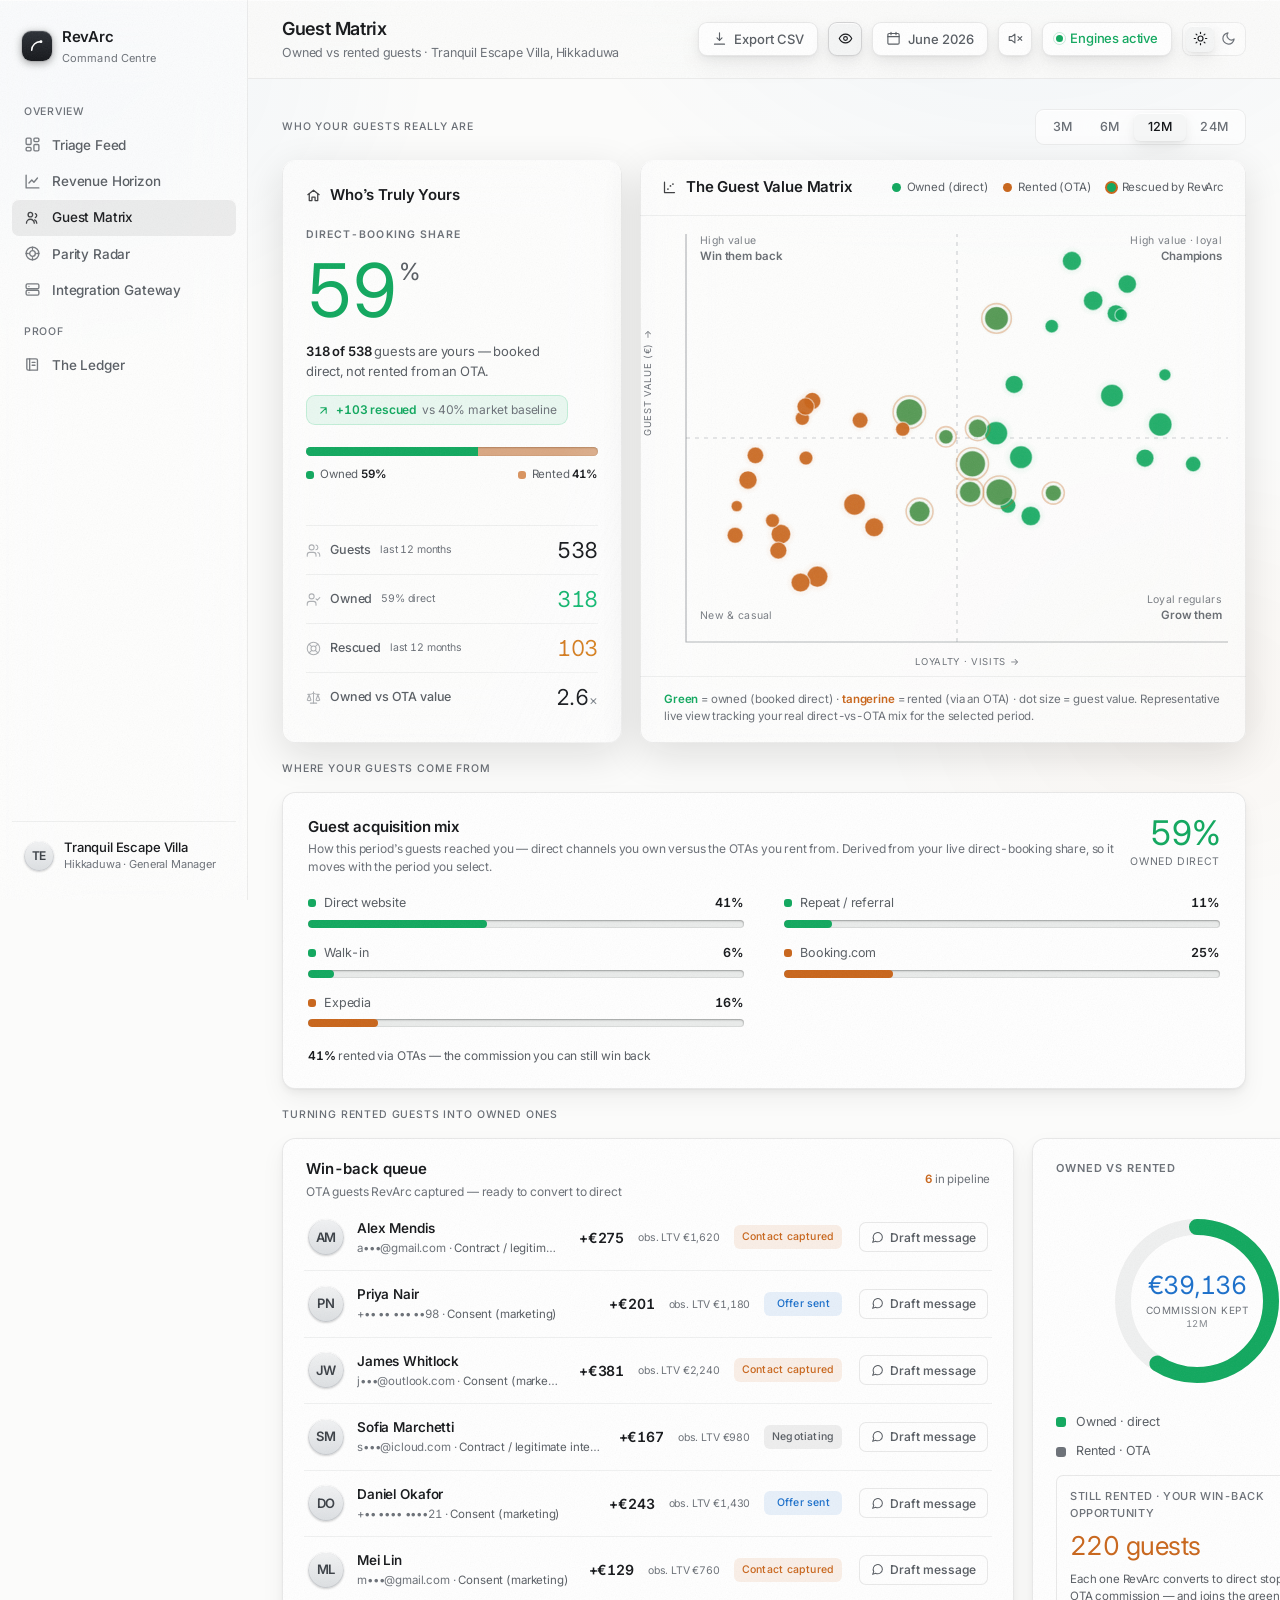
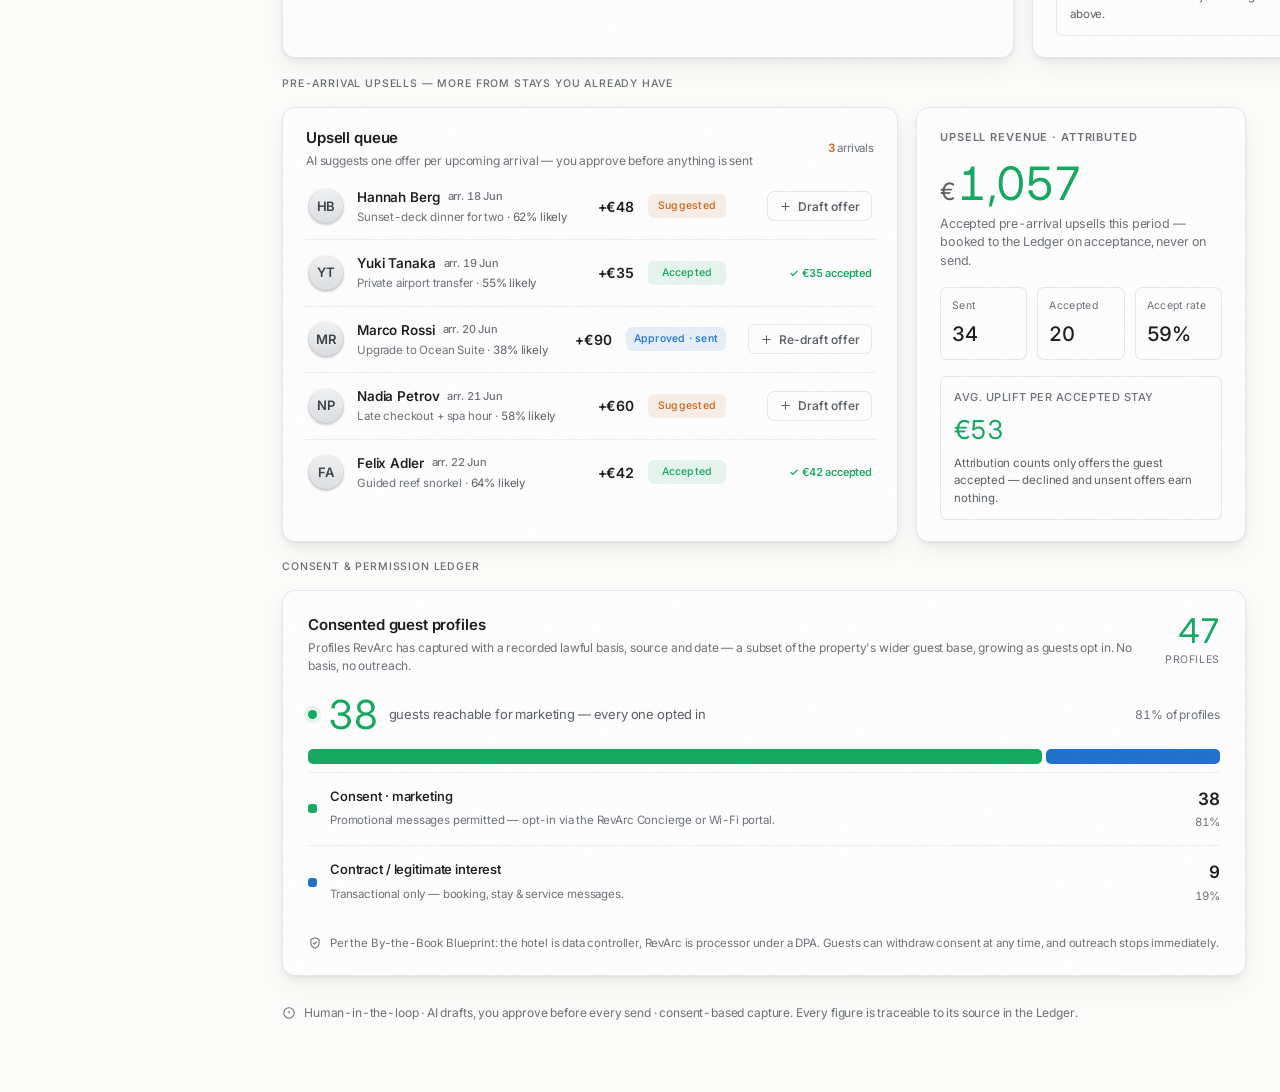
<file: guests.html>
<!DOCTYPE html>
<html lang="en" data-theme="dark">
<head>
<meta charset="UTF-8" />
<meta name="viewport" content="width=device-width, initial-scale=1.0, viewport-fit=cover" />
<title>RevArc Command Centre · Guest Matrix · v1</title>
<link rel="preconnect" href="https://fonts.googleapis.com">
<link rel="preconnect" href="https://fonts.gstatic.com" crossorigin>
<link href="https://fonts.googleapis.com/css2?family=Inter:wght@400;500;600&family=JetBrains+Mono:wght@500&display=swap" rel="stylesheet" media="print" onload="this.media='all'">
<noscript><link href="https://fonts.googleapis.com/css2?family=Inter:wght@400;500;600&family=JetBrains+Mono:wght@500&display=swap" rel="stylesheet"></noscript>
<link rel="stylesheet" href="assets/revarc-perf.css">
<script src="assets/revarc-perf.js"></script>
<style>
:root[data-theme="dark"]{
  --bg-base:#050607; --bg-sunken:#020303;
  --surface-1:#0F1113; --surface-2:#171A1C; --surface-3:#1E2225;
  --border-subtle:rgba(255,255,255,.05); --border-default:#24272D; --border-strong:#383C44;
  --text-primary:#F7F8F8; --text-secondary:#8B9099; --text-tertiary:#61656C; --w-metric:300;
  --accent:#ECEEF3; --accent-hover:#FFFFFF; --accent-subtle:rgba(255,255,255,.10);
  --sentinel:#3B8FD4; --concierge:#E0883C; --yield:#35C77C;
  --positive:#35C77C; --negative:#E5675A;
  --sentinel-bg:rgba(59,143,212,.14); --concierge-bg:rgba(224,136,60,.14); --yield-bg:rgba(53,199,124,.12);
  --glass-fill:rgba(17,19,22,.5); --glass-brd:rgba(255,255,255,.1); --glass-hi:rgba(255,255,255,.09);
  --card-hi:rgba(255,255,255,.06);
  --elev:0 1px 1px rgba(0,0,0,.12),0 3px 4px rgba(0,0,0,.1),0 8px 14px rgba(0,0,0,.08);
  --elev-lg:0 4px 34px rgba(0,0,0,.6);
  --hover-shadow:0 22px 50px rgba(0,0,0,.62);
  --ambient-a:rgba(59,143,212,.06); --ambient-b:rgba(224,136,60,.03);
  --av-bg:linear-gradient(180deg,#33383F 0%,#1B1E22 100%); --av-fg:#E9EBEE; --av-ring:rgba(255,255,255,.10); --av-hi:rgba(255,255,255,.14);
  --topbar-fill:rgba(10,12,14,.82);
}
:root[data-theme="light"]{
  --bg-base:#FBFBFA; --bg-sunken:#EAECEB;
  --surface-1:#FFFFFF; --surface-2:#FFFFFF; --surface-3:#F5F6F6;
  --border-subtle:rgba(15,17,20,.06); --border-default:rgba(15,17,20,.09); --border-strong:rgba(15,17,20,.15);
  --text-primary:#15171A; --text-secondary:#585D63; --text-tertiary:#6B7077; --w-metric:400;
  --accent:#1B1C1F; --accent-hover:#000000; --accent-subtle:rgba(20,21,24,.07);
  --sentinel:#1A6FCB; --concierge:#C9651A; --yield:#10A85E;
  --positive:#10A85E; --negative:#CF4734;
  --sentinel-bg:rgba(26,111,203,.10); --concierge-bg:rgba(201,101,26,.10); --yield-bg:rgba(16,168,94,.10);
  --glass-fill:rgba(255,255,255,.62); --glass-brd:rgba(15,17,20,.07); --glass-hi:rgba(255,255,255,.85);
  --card-hi:rgba(255,255,255,.9);
  --elev:0 1px 2px rgba(15,17,20,.04),0 4px 10px rgba(15,17,20,.05),0 10px 24px rgba(15,17,20,.05);
  --elev-lg:0 12px 40px rgba(15,17,20,.12);
  --hover-shadow:0 24px 52px rgba(15,17,20,.17);
  --ambient-a:rgba(26,111,203,.05); --ambient-b:rgba(201,101,26,.03);
  --av-bg:linear-gradient(180deg,#F2F3F4 0%,#DCDFE2 100%); --av-fg:#3A3F45; --av-ring:rgba(15,17,20,.10); --av-hi:rgba(255,255,255,.95);
  --topbar-fill:rgba(252,252,251,.85);
}
:root{
  --radius-sm:7px; --radius-md:13px; --radius-lg:16px;
  --r-card:var(--radius-lg); --r-sub:var(--radius-md); --r-control:var(--radius-sm);
  --ease-out:cubic-bezier(.16,1,.3,1); --ease-std:cubic-bezier(.4,0,.2,1); --ease-butter:cubic-bezier(.22,1,.36,1);
  --sidebar-w:248px; --glass-blur:blur(34px) saturate(118%);
}
*{box-sizing:border-box;margin:0;padding:0}
html,body{height:100%}html{background:var(--bg-base)}
body{
  font-family:'Inter',-apple-system,BlinkMacSystemFont,sans-serif;
  font-feature-settings:"cv01" 1,"ss03" 1,"tnum" 1;
  background:var(--bg-base); color:var(--text-primary);
  font-size:14px; font-weight:400; line-height:1.5; letter-spacing:-.011em;
  -webkit-font-smoothing:antialiased; text-rendering:optimizeLegibility;
  transition:background .5s var(--ease-std), color .5s var(--ease-std);
}
body::before{content:"";position:fixed;inset:0;z-index:0;pointer-events:none;
  background:radial-gradient(760px 500px at 80% -6%,var(--ambient-a),transparent 62%),radial-gradient(660px 460px at 4% 8%,var(--ambient-a),transparent 58%),radial-gradient(560px 440px at 94% 78%,var(--ambient-b),transparent 60%);}
.card::after,.meter::after,.panel::after,.sidebar::after,.topbar::after{content:"";position:absolute;inset:0;border-radius:inherit;z-index:3;pointer-events:none;opacity:.07;background-image:url("data:image/svg+xml,%3Csvg xmlns='http://www.w3.org/2000/svg' width='256' height='256'%3E%3Cfilter id='gn'%3E%3CfeTurbulence type='fractalNoise' baseFrequency='0.8' numOctaves='4' stitchTiles='stitch'/%3E%3CfeColorMatrix type='saturate' values='0'/%3E%3C/filter%3E%3Crect width='100%25' height='100%25' filter='url(%23gn)'/%3E%3C/svg%3E");background-size:256px 256px}
.card.sheen::before,.panel.sheen::before{content:"";position:absolute;inset:0;border-radius:inherit;z-index:3;pointer-events:none;opacity:.07;background-image:url("data:image/svg+xml,%3Csvg xmlns='http://www.w3.org/2000/svg' width='256' height='256'%3E%3Cfilter id='gn'%3E%3CfeTurbulence type='fractalNoise' baseFrequency='0.8' numOctaves='4' stitchTiles='stitch'/%3E%3CfeColorMatrix type='saturate' values='0'/%3E%3C/filter%3E%3Crect width='100%25' height='100%25' filter='url(%23gn)'/%3E%3C/svg%3E");background-size:256px 256px}
.tnum{font-variant-numeric:tabular-nums}
.mono{font-family:'JetBrains Mono',monospace;font-variant-numeric:tabular-nums;letter-spacing:-.015em}
::selection{background:var(--accent-subtle)}
:focus-visible{outline:2px solid var(--accent);outline-offset:2px;border-radius:4px}

body.cursor-on,body.cursor-on *{cursor:none !important}
.cursor-dot,.cursor-ring{position:fixed;top:0;left:0;z-index:10000;pointer-events:none;border-radius:50%;will-change:transform;opacity:0;transition:opacity .3s}
body.cursor-on .cursor-dot{opacity:1}
.cursor-dot{width:6px;height:6px;background:var(--accent)}
.cursor-ring{width:30px;height:30px;border:1.5px solid var(--accent);
  transition:width .3s var(--ease-out),height .3s var(--ease-out),background .3s,border-color .3s,opacity .3s}
body.cursor-on .cursor-ring{opacity:.4}
body.cursor-on .cursor-ring.hot{width:44px;height:44px;opacity:.55;background:transparent}

.sheen::after{content:"";position:absolute;inset:0;border-radius:inherit;pointer-events:none;z-index:1;
  background:linear-gradient(115deg,transparent 36%,var(--glass-hi) 50%,transparent 64%);
  background-size:260% 100%;background-position:var(--sheen,0%) 0;opacity:.45;mix-blend-mode:overlay;transition:background-position .15s linear}

.app{display:grid;grid-template-columns:var(--sidebar-w) 1fr;min-height:100vh;position:relative;z-index:1}
.sidebar{display:flex;flex-direction:column;position:sticky;top:0;height:100vh;padding:18px 12px;
  background:var(--glass-fill);backdrop-filter:var(--glass-blur);-webkit-backdrop-filter:var(--glass-blur);
  box-shadow:inset -1px 0 0 var(--glass-brd),inset 0 1px 0 var(--glass-hi)}
.brand{display:flex;align-items:center;gap:10px;padding:8px 10px 22px}
.brand-mark{width:30px;height:30px;border-radius:9px;background:linear-gradient(180deg,#2B2F35 0%,#14161A 100%);display:grid;place-items:center;flex:none;box-shadow:inset 0 1px 0 rgba(255,255,255,.14),0 2px 8px rgba(0,0,0,.4),0 0 0 1px var(--border-default)}
.brand-mark svg{width:16px;height:16px;color:#fff}
.brand-name{font-weight:590;font-size:15px;letter-spacing:-.02em}
.brand-sub{font-size:11px;color:var(--text-tertiary);letter-spacing:.01em;margin-top:1px}
.nav-label{font-size:10.5px;font-weight:510;letter-spacing:.07em;text-transform:uppercase;color:var(--text-tertiary);padding:16px 12px 7px}
.nav-item{display:flex;align-items:center;gap:11px;padding:8px 12px;border-radius:7px;color:var(--text-secondary);font-size:13.5px;font-weight:500;cursor:pointer;position:relative;transition:background .18s var(--ease-out),color .18s;border:none;background:none;width:100%;text-align:left;font-family:inherit;text-decoration:none}
.nav-item svg{width:17px;height:17px;flex:none;opacity:.82}
.nav-item:hover{background:var(--surface-2);color:var(--text-primary)}
.nav-item.active{background:var(--accent-subtle);color:var(--accent);box-shadow:inset 0 1px 0 var(--card-hi)}
.sidebar-foot{margin-top:auto;padding:12px 8px 4px;border-top:1px solid var(--border-subtle)}
.user-chip{display:flex;align-items:center;gap:10px;padding:6px 4px}
.avatar{width:30px;height:30px;border-radius:50%;background:var(--av-bg);display:grid;place-items:center;font-size:12px;font-weight:600;color:var(--av-fg);flex:none;box-shadow:inset 0 1px 0 var(--av-hi),inset 0 0 0 1px var(--av-ring),0 1px 2px rgba(0,0,0,.18)}
.user-name{font-size:13px;font-weight:510;line-height:1.2}
.user-role{font-size:11px;color:var(--text-tertiary)}

.main{display:flex;flex-direction:column;min-width:0}
.topbar{position:sticky;top:0;z-index:20;display:flex;align-items:center;gap:16px;padding:15px 34px;isolation:isolate;
  background:var(--topbar-fill);backdrop-filter:var(--glass-blur);-webkit-backdrop-filter:var(--glass-blur);
  border-bottom:1px solid var(--glass-brd);box-shadow:inset 0 1px 0 var(--glass-hi)}
.page-title{font-size:18px;font-weight:590;letter-spacing:-.02em}
.page-meta{font-size:12.5px;color:var(--text-tertiary);margin-top:2px}
.vbadge{font-size:10px;font-weight:510;letter-spacing:.05em;text-transform:uppercase;color:var(--accent);background:var(--accent-subtle);padding:4px 9px;border-radius:6px;box-shadow:inset 0 0 0 1px var(--glass-brd),inset 0 1px 0 var(--card-hi)}
.topbar-right{margin-left:auto;display:flex;align-items:center;gap:10px}
.pill{display:inline-flex;align-items:center;gap:7px;height:34px;padding:0 13px;border-radius:9px;border:1px solid var(--border-default);background:var(--surface-2);font-size:13px;font-weight:500;color:var(--text-secondary);cursor:pointer;transition:.28s var(--ease-butter);font-family:inherit;box-shadow:var(--elev),inset 0 1px 0 var(--card-hi)}
.pill:hover{border-color:var(--border-strong);color:var(--text-primary);transform:translateY(-1px);box-shadow:var(--hover-shadow),inset 0 1px 0 var(--card-hi)}
.pill svg{width:15px;height:15px}
.pill.icon-only{padding:0;width:34px;justify-content:center}
.sync{color:var(--positive);cursor:default}
.sync:hover{transform:none}
.dot{width:7px;height:7px;border-radius:50%;background:currentColor;position:relative}
.dot.breathe::after{content:"";position:absolute;inset:-3px;border-radius:50%;border:1px solid currentColor;opacity:.22}
@keyframes breathe{0%,100%{transform:scale(1);opacity:.35}50%{transform:scale(1.9);opacity:0}}
.theme-toggle{display:flex;align-items:center;border:1px solid var(--glass-brd);border-radius:9px;background:var(--glass-fill);backdrop-filter:var(--glass-blur);-webkit-backdrop-filter:var(--glass-blur);padding:3px;height:34px;box-shadow:inset 0 1px 0 var(--glass-hi)}
.theme-toggle button{width:28px;height:26px;border:none;background:none;border-radius:6px;display:grid;place-items:center;cursor:pointer;color:var(--text-tertiary);transition:.45s var(--ease-butter)}
.theme-toggle button svg{width:15px;height:15px}
.theme-toggle button.on{background:var(--surface-3);color:var(--text-primary);box-shadow:var(--elev),inset 0 1px 0 var(--card-hi)}

.content{padding:30px 34px 70px;max-width:1500px;width:100%}
.section-eyebrow{font-size:10.5px;font-weight:510;letter-spacing:.08em;text-transform:uppercase;color:var(--text-tertiary);margin-bottom:15px}
.eyebrow-row{display:flex;align-items:center;justify-content:space-between;gap:16px;margin-bottom:15px}
.eyebrow-row .section-eyebrow{margin-bottom:0}
.period-switch{display:inline-flex;align-items:center;border:1px solid var(--glass-brd);border-radius:9px;background:var(--glass-fill);backdrop-filter:var(--glass-blur);-webkit-backdrop-filter:var(--glass-blur);padding:3px;box-shadow:inset 0 1px 0 var(--glass-hi)}
.period-switch button{height:28px;padding:0 14px;border:none;background:none;border-radius:6px;cursor:pointer;color:var(--text-tertiary);font-family:inherit;font-size:12.5px;font-weight:510;letter-spacing:.02em;transition:.45s var(--ease-butter)}
.period-switch button:hover{color:var(--text-secondary)}
.period-switch button.on{background:var(--surface-3);color:var(--text-primary);box-shadow:var(--elev),inset 0 1px 0 var(--card-hi)}

.card,.meter,.panel{position:relative;isolation:isolate}
.card{background:var(--surface-1);border-radius:var(--radius-md);padding:22px 24px;overflow:hidden;
  box-shadow:inset 0 0 0 1px var(--border-default),inset 0 1px 0 var(--card-hi),var(--elev)}
.card.glass{background:var(--glass-fill);backdrop-filter:var(--glass-blur);-webkit-backdrop-filter:var(--glass-blur);
  box-shadow:inset 0 1px 0 var(--glass-hi),inset 0 0 0 1px var(--glass-brd),var(--elev-lg)}
.lift{transition:transform .5s var(--ease-butter),box-shadow .5s var(--ease-butter)}
.lift:hover{transform:translateY(-4px);box-shadow:inset 0 0 0 1px var(--border-strong),inset 0 1px 0 var(--card-hi),var(--hover-shadow)}
.card.glass.lift:hover,.panel.glass.lift:hover{box-shadow:inset 0 1px 0 var(--glass-hi),inset 0 0 0 1px var(--glass-brd),var(--hover-shadow)}
.tilt{transition:transform .45s var(--ease-butter),box-shadow .5s var(--ease-butter);transform-style:preserve-3d;will-change:transform}
.glare{display:none;position:absolute;inset:0;border-radius:inherit;pointer-events:none;z-index:1;opacity:0;transition:opacity .5s var(--ease-out);
  background-image:url("data:image/svg+xml;utf8,<svg xmlns='http://www.w3.org/2000/svg' width='140' height='140'><filter id='n'><feTurbulence type='fractalNoise' baseFrequency='0.85' numOctaves='2' stitchTiles='stitch'/></filter><rect width='100%25' height='100%25' filter='url(%23n)' opacity='0.55'/></svg>"),radial-gradient(560px circle at var(--gx,50%) var(--gy,50%),var(--glass-hi) 0%,rgba(255,255,255,.05) 26%,rgba(255,255,255,.015) 46%,transparent 68%);
  background-size:140px 140px,100% 100%;background-blend-mode:overlay;mix-blend-mode:soft-light}
.tilt:hover{transform:translateY(-3px);box-shadow:inset 0 0 0 1px var(--border-strong),inset 0 1px 0 var(--card-hi),var(--hover-shadow)}
.card.glass.tilt:hover,.panel.glass.tilt:hover{transform:translateY(-3px);box-shadow:inset 0 1px 0 var(--glass-hi),inset 0 0 0 1px var(--glass-brd),var(--hover-shadow)}
.tilt:hover .glare{opacity:.34}

.kpi-eyebrow{font-size:11px;color:var(--text-tertiary);font-weight:600;letter-spacing:.08em;text-transform:uppercase;display:flex;align-items:center;gap:8px;margin-bottom:14px;position:relative;z-index:2}
.kpi-value{font-size:46px;font-weight:var(--w-metric);letter-spacing:-.035em;line-height:1;position:relative;z-index:2}
.kpi-cur{font-size:.52em;color:var(--text-secondary);font-weight:400;margin-right:3px}
.kpi-sub{font-size:12.5px;color:var(--text-tertiary);margin-top:9px;line-height:1.5;position:relative;z-index:2}
.kpi-delta{display:inline-flex;align-items:center;gap:5px;font-size:13px;font-weight:510;position:relative;z-index:2}
.kpi-delta.up{color:var(--positive)}
.kpi-delta svg{width:14px;height:14px}

.od{display:inline-flex;align-items:flex-start}
.od-cell{display:inline-block;height:1em;line-height:1;overflow:hidden;vertical-align:top}
.od-strip{display:flex;flex-direction:column;transition:transform .9s var(--ease-butter)}
.od-strip>span{height:1em;line-height:1;display:block}
.od-sep{display:inline-block}

.meters{display:grid;grid-template-columns:repeat(4,1fr);gap:18px;margin-bottom:18px}
.meter-ico{position:absolute;top:20px;right:20px;width:18px;height:18px;color:var(--text-tertiary);opacity:.5;transition:opacity .28s cubic-bezier(.16,1,.3,1),transform .28s cubic-bezier(.16,1,.3,1);z-index:3;pointer-events:none}
.meter:hover .meter-ico{opacity:.85;transform:translateY(-1px)}
.meter-ico svg{width:100%;height:100%;display:block;stroke-width:1.8}
.meter{background:var(--surface-1);border-radius:var(--radius-md);padding:22px 22px 24px;overflow:hidden;min-height:150px;display:flex;flex-direction:column;
  box-shadow:inset 0 0 0 1px var(--border-default),inset 0 1px 0 var(--card-hi),var(--elev)}
.meter .kpi-value{font-size:46px;font-weight:400;letter-spacing:-.025em;line-height:1.02;margin-top:10px}
.meter .kpi-cur{font-size:.5em;vertical-align:baseline;margin-right:1px}
.meter .kpi-sub{margin-top:auto;padding-top:14px}

.chip{display:inline-flex;align-items:center;gap:6px;height:22px;padding:0 9px;border-radius:6px;font-size:11.5px;font-weight:510;letter-spacing:.005em;box-shadow:inset 0 0 0 1px rgba(255,255,255,.05)}
.chip .cdot{width:6px;height:6px;border-radius:50%;background:var(--c)}
.chip.sentinel{--c:var(--sentinel);background:var(--sentinel-bg);color:var(--sentinel)}
.chip.concierge{--c:var(--concierge);background:var(--concierge-bg);color:var(--concierge)}
.chip.yield{--c:var(--yield);background:var(--yield-bg);color:var(--yield)}

.chart-head{display:flex;align-items:flex-start;justify-content:space-between;gap:16px;position:relative;z-index:2}
.chart-head .sub{font-size:12.5px;color:var(--text-tertiary);margin-top:4px;max-width:520px;line-height:1.5}
.baseline-legend{display:flex;gap:16px;font-size:11.5px;color:var(--text-tertiary);position:relative;z-index:2}
.baseline-legend.right{justify-content:flex-end;flex-wrap:wrap;max-width:300px;margin-top:2px}
.lg{display:inline-flex;align-items:center;gap:6px}
.lg i{width:14px;height:2px;border-radius:2px;display:inline-block}
.chart-cap{font-size:12px;color:var(--text-tertiary);margin-top:10px;position:relative;z-index:2}
.panel-pad{padding:20px 22px;position:relative;z-index:2}
.panel-pad h4{font-size:15px;font-weight:600;letter-spacing:-.01em}
.panel-pad .sub{font-size:12px;color:var(--text-tertiary);margin-top:2px}
.panel{background:var(--surface-1);border-radius:var(--radius-md);overflow:hidden;box-shadow:inset 0 0 0 1px var(--border-default),inset 0 1px 0 var(--card-hi),var(--elev)}

/* ===== Hero: Guest Value Matrix ===== */
.matrix-card{margin-bottom:18px}
.m-legend{display:flex;gap:15px;font-size:11.5px;color:var(--text-secondary);flex-wrap:wrap;justify-content:flex-end}
.m-legend .lg i{width:9px;height:9px;border-radius:50%}
.m-legend .lg i.g{background:var(--yield)}
.m-legend .lg i.o{background:var(--concierge)}
.m-legend .lg i.r{background:var(--yield);box-shadow:0 0 0 2px var(--concierge)}
.matrix-wrap{position:relative;height:430px;margin-top:16px;z-index:2}
#matrixCanvas{position:absolute;inset:0;width:100%;height:100%;border-radius:var(--radius-sm)}
.q-label{position:absolute;font-size:10.5px;color:var(--text-tertiary);letter-spacing:.03em;line-height:1.4;pointer-events:none;z-index:3;opacity:.9}
.q-label b{display:block;color:var(--text-secondary);font-weight:600;font-size:11.5px;letter-spacing:-.01em}
.q-label.tl{top:18px;left:60px}
.q-label.tr{top:18px;right:24px;text-align:right}
.q-label.bl{bottom:52px;left:60px}
.q-label.br{bottom:52px;right:24px;text-align:right}
.axis-x{position:absolute;bottom:6px;left:54%;transform:translateX(-50%);font-size:9.5px;letter-spacing:.07em;text-transform:uppercase;color:var(--text-tertiary);pointer-events:none}
.axis-y{position:absolute;left:8px;top:48%;transform:translateY(-50%) rotate(-90deg);transform-origin:left center;font-size:9.5px;letter-spacing:.07em;text-transform:uppercase;color:var(--text-tertiary);white-space:nowrap;pointer-events:none}
.m-tip{position:fixed;pointer-events:none;opacity:0;transition:opacity .16s var(--ease-out);z-index:220;min-width:158px;padding:11px 13px;border-radius:11px;background:var(--surface-3);box-shadow:inset 0 0 0 1px var(--glass-brd),var(--elev-lg)}
.m-tip.on{opacity:1}
#matrixCanvas{touch-action:none;cursor:crosshair}
.m-tip .tn{font-size:13px;font-weight:600;letter-spacing:-.01em;display:flex;align-items:center;gap:7px}
.m-tip .tn .tdot{width:8px;height:8px;border-radius:50%;flex:none}
.m-tip .tr2{display:flex;justify-content:space-between;gap:14px;font-size:11.5px;color:var(--text-secondary);margin-top:7px}
.m-tip .tr2 b{color:var(--text-primary);font-weight:600}
.m-tip .ttag{margin-top:9px;font-size:10.5px;font-weight:510;letter-spacing:.02em;display:inline-flex;align-items:center;gap:5px;padding:3px 8px;border-radius:5px}
@media(max-width:760px){.m-tip{max-width:min(240px,calc(100vw - 28px));white-space:normal;line-height:1.35}}

/* ===== Owned vs Rented donut ===== */
.split-2{display:grid;grid-template-columns:1fr 330px;gap:18px;margin-bottom:18px;align-items:stretch}
.split-2>div{height:100%}
.donut-card{height:100%;display:flex;flex-direction:column}
.donut-wrap{position:relative;display:grid;place-items:center;height:208px;margin-top:6px}
.donut-wrap canvas{position:relative;z-index:2}
.donut-center{position:absolute;top:50%;left:50%;transform:translate(-50%,-50%);text-align:center;z-index:3;pointer-events:none;max-width:58%;padding:0 6px}
.donut-center .dv{font-size:38px;font-weight:var(--w-metric);letter-spacing:-.03em;line-height:1;color:var(--yield)}
.donut-center .dl{display:flex;flex-direction:column;align-items:center;gap:2px;margin-top:6px;max-width:100%}
.donut-center .dl-a{font-size:10px;letter-spacing:.05em;text-transform:uppercase;color:var(--text-tertiary);line-height:1.2}
.donut-center .dl-b{font-size:9.5px;letter-spacing:.07em;text-transform:uppercase;color:var(--text-tertiary);opacity:.82;line-height:1.2}
.split-legend{display:flex;flex-direction:column;gap:11px;margin-top:auto;padding-top:8px}
.split-legend .sl{display:flex;align-items:center;gap:10px;font-size:12.5px}
.split-legend .sl .sd{width:10px;height:10px;border-radius:3px;flex:none}
.split-legend .sl .sv{margin-left:auto;font-weight:600;font-variant-numeric:tabular-nums}
.split-legend .sl .sn{color:var(--text-secondary)}
.saved-note{margin-top:14px;border-radius:var(--radius-sm);padding:13px 14px;background:var(--surface-2);box-shadow:inset 0 0 0 1px var(--border-default),inset 0 1px 0 var(--card-hi)}
.saved-note .sl2{font-size:11px;font-weight:510;letter-spacing:.05em;text-transform:uppercase;color:var(--text-tertiary)}
.saved-note .sv2{font-size:26px;font-weight:var(--w-metric);letter-spacing:-.02em;color:var(--sentinel);margin-top:5px}
.saved-note .ss2{font-size:11.5px;color:var(--text-secondary);margin-top:6px;line-height:1.5}

/* ===== Win-back queue ===== */
.queue{display:flex;flex-direction:column}
.q-head{display:flex;align-items:center;justify-content:space-between;gap:12px;padding:0 2px 4px}
.q-count{font-size:11.5px;color:var(--text-tertiary)}
.q-count b{color:var(--concierge);font-weight:600}
.qrow{display:flex;align-items:center;gap:13px;padding:13px 4px;border-top:1px solid var(--border-subtle);position:relative}
.qrow:first-of-type{border-top:none}
.qav{width:36px;height:36px;border-radius:50%;display:grid;place-items:center;font-size:13px;font-weight:600;color:var(--av-fg);flex:none;background:var(--av-bg);box-shadow:inset 0 1px 0 var(--av-hi),inset 0 0 0 1px var(--av-ring),0 1px 2px rgba(0,0,0,.18)}
.qmeta{min-width:0;flex:1}
.qname{font-size:13.5px;font-weight:560;letter-spacing:-.01em;display:flex;align-items:center;gap:8px}
.qcontact{font-size:11.5px;color:var(--text-tertiary);margin-top:2px;white-space:nowrap;overflow:hidden;text-overflow:ellipsis}
.qright{display:flex;align-items:center;gap:14px;flex:none}
.qval{min-width:50px;text-align:right;font-size:14px;font-weight:600;font-variant-numeric:tabular-nums;letter-spacing:-.01em}
.qstatus{min-width:78px;text-align:center;box-sizing:border-box;font-size:10.5px;font-weight:510;letter-spacing:.02em;padding:4px 8px;border-radius:6px;white-space:nowrap}
.st-cap{background:var(--concierge-bg);color:var(--concierge)}
.st-sent{background:var(--sentinel-bg);color:var(--sentinel)}
.st-neg{background:var(--accent-subtle);color:var(--text-secondary)}
.st-won{background:var(--yield-bg);color:var(--yield)}
@keyframes qin{from{opacity:0;transform:translateX(-14px)}to{opacity:1;transform:none}}
.qrow.fresh{animation:qin .6s var(--ease-out)}
@keyframes wonflash{0%{background:transparent}30%{background:var(--yield-bg)}100%{background:transparent}}
.qrow.won{animation:wonflash 1.5s var(--ease-out)}

@media(max-width:760px){
  .panel-pad.queue:has(#queueList),
  .panel-pad.queue:has(#upsellList){padding:16px}
  .panel-pad.queue:has(#queueList) .q-head,
  .panel-pad.queue:has(#upsellList) .q-head{align-items:flex-start;padding:0 2px 12px}
  .panel-pad.queue:has(#queueList) .q-head h4,
  .panel-pad.queue:has(#upsellList) .q-head h4{font-size:15px;font-weight:600;letter-spacing:-.01em}
  .panel-pad.queue:has(#queueList) .q-head .sub,
  .panel-pad.queue:has(#upsellList) .q-head .sub{line-height:1.45;max-width:26em;font-size:12px}
  .panel-pad.queue:has(#queueList) .q-count{
    font-size:11px;padding:5px 11px;border-radius:99px;white-space:nowrap;
    background:var(--concierge-bg);box-shadow:inset 0 0 0 1px color-mix(in srgb,var(--concierge) 28%,transparent);
  }
  .panel-pad.queue:has(#queueList) .q-count b{color:var(--concierge);font-weight:700;font-variant-numeric:tabular-nums}
  .panel-pad.queue:has(#upsellList) .q-count{
    font-size:11px;padding:5px 11px;border-radius:99px;white-space:nowrap;
    background:var(--yield-bg);box-shadow:inset 0 0 0 1px color-mix(in srgb,var(--yield) 28%,transparent);
  }
  .panel-pad.queue:has(#upsellList) .q-count b{color:var(--yield);font-weight:700;font-variant-numeric:tabular-nums}
  #queueList,#upsellList{display:flex;flex-direction:column;gap:10px;margin-top:2px}
  #queueList .qrow,#upsellList .qrow{
    display:grid;
    grid-template-columns:40px minmax(0,1fr) max-content;
    grid-template-areas:
      "av name val"
      "av contact contact"
      "status status status"
      "action action action";
    gap:4px 12px;
    align-items:start;
    padding:15px 16px 14px;
    margin:0;
    border-top:none;
    border-radius:var(--r-card);
    background:var(--surface-1);
    box-shadow:inset 0 0 0 1px var(--border-default),var(--elev);
    overflow:hidden;
    -webkit-tap-highlight-color:transparent;
  }
  #queueList .qrow:active:not(:has(.qaction:active)),
  #upsellList .qrow:active:not(:has(.qaction:active)){background:var(--surface-2)}
  #queueList .qav,#upsellList .qav{
    grid-area:av;width:40px;height:40px;font-size:12.5px;margin-top:1px;
  }
  #queueList .qmeta,#upsellList .qmeta{display:contents}
  #queueList .qname,#upsellList .qname{
    grid-area:name;font-size:15px;font-weight:600;letter-spacing:-.015em;line-height:1.25;
    display:block;align-items:unset;gap:0;
  }
  #upsellList .qname{display:flex;flex-direction:column;align-items:flex-start;gap:2px}
  #upsellList .qname .us-arr{font-size:11px;font-weight:500;color:var(--text-tertiary);letter-spacing:0}
  #queueList .qcontact,#upsellList .qcontact{
    grid-area:contact;margin-top:0;padding-top:2px;
    font-size:11.5px;line-height:1.4;white-space:normal;
  }
  #queueList .qcontact .cbasis,#upsellList .qcontact .cbasis{color:var(--text-tertiary)}
  #queueList .qright,#upsellList .qright{display:contents}
  #queueList .qval,#upsellList .qval{
    grid-area:val;justify-self:end;align-self:start;
    font-size:17px;font-weight:700;letter-spacing:-.02em;line-height:1.1;
    min-width:0;padding-top:1px;font-variant-numeric:tabular-nums;
  }
  #queueList .qltv{display:none}
  #queueList .qstatus,#upsellList .qstatus{
    grid-area:status;justify-self:start;width:auto;min-width:0;
    display:inline-flex;align-items:center;gap:6px;
    margin-top:8px;padding:5px 11px;border-radius:99px;
    font-size:11px;font-weight:560;letter-spacing:.01em;text-align:left;
  }
  #queueList .qstatus::before,#upsellList .qstatus::before{
    content:"";width:6px;height:6px;border-radius:50%;background:currentColor;opacity:.92;flex:none;
  }
  #queueList .qslot,#upsellList .qslot{
    grid-area:action;width:100%;min-width:0;margin-top:8px;
    display:flex;justify-content:stretch;
  }
  #queueList .qaction,#upsellList .qaction{
    width:100%;min-height:40px;padding:0 14px;
    display:inline-flex;align-items:center;justify-content:center;gap:7px;
    font-size:12px;font-weight:560;border-radius:var(--r-control);
    background:var(--surface-2);
    color:var(--text-primary);
    box-shadow:inset 0 0 0 1px var(--border-default),inset 0 1px 0 var(--card-hi);
    border-color:transparent;
    touch-action:manipulation;-webkit-tap-highlight-color:transparent;
    transition:background .15s var(--ease-out),opacity .15s var(--ease-out);
  }
  #queueList .qaction:active,#upsellList .qaction:active{opacity:1;background:var(--surface-3)}
  #queueList .qaction svg,#upsellList .qaction svg{width:14px;height:14px;opacity:.5;color:var(--text-secondary)}
  #queueList .qdone,#upsellList .qdone{
    width:100%;min-height:40px;padding:0 14px;border-radius:var(--r-control);
    display:inline-flex;align-items:center;justify-content:center;
    font-size:12px;font-weight:560;
    background:var(--surface-2);color:var(--text-secondary);
    box-shadow:inset 0 0 0 1px var(--border-default),inset 0 1px 0 var(--card-hi);
  }
}
.origin-grid{display:grid;grid-template-columns:1fr 1fr;gap:16px 40px;margin-top:18px}
@media(max-width:760px){.origin-grid{grid-template-columns:1fr}}
.bar-row .bl{display:flex;justify-content:space-between;align-items:center;font-size:12.5px;margin-bottom:7px}
.bar-row .bl .bn{display:flex;align-items:center;gap:8px;color:var(--text-secondary)}
.bar-row .bl .bn .bdot{width:8px;height:8px;border-radius:3px;background:var(--c)}
.bar-row .bl .vv{font-weight:600;font-variant-numeric:tabular-nums}
.track{height:8px;border-radius:5px;background:var(--bg-sunken);overflow:hidden;box-shadow:inset 0 0 0 1px var(--border-subtle),inset 0 1px 2px rgba(0,0,0,.3)}
.track i{display:block;height:100%;width:0;border-radius:5px;background:var(--c);transition:width 1.1s var(--ease-out)}
.origin-foot{display:flex;gap:20px;margin-top:20px;font-size:12px;color:var(--text-secondary);flex-wrap:wrap}
.origin-foot b{color:var(--text-primary);font-weight:600}

.foot-note{margin-top:28px;font-size:12px;color:var(--text-tertiary);display:flex;align-items:center;gap:8px}
.foot-note svg{flex:none}

@keyframes cardin{from{opacity:0;transform:translateY(12px)}to{opacity:1;transform:none}}
.anim{animation:cardin .65s var(--ease-out) backwards}
.d1{animation-delay:.04s}.d2{animation-delay:.1s}.d3{animation-delay:.16s}.d4{animation-delay:.22s}.d5{animation-delay:.28s}.d6{animation-delay:.34s}.d7{animation-delay:.4s}
@media(max-width:1100px){.meters{grid-template-columns:1fr 1fr}.split-2{grid-template-columns:1fr}}
@media(prefers-reduced-motion:reduce){*{animation:none!important;transition:none!important}}
/* ===== actions: export · mask · win-back approval ===== */
.pill.primary{background:var(--accent);color:var(--bg-base);border-color:transparent;font-weight:560}
.pill.primary:hover{background:var(--accent-hover);color:var(--bg-base)}
.pill.on{border-color:var(--border-strong);color:var(--text-primary);background:var(--surface-3)}
.qaction{display:inline-flex;align-items:center;gap:6px;height:30px;padding:0 11px;border-radius:7px;border:1px solid var(--border-default);background:var(--surface-2);color:var(--text-secondary);font-family:inherit;font-size:12px;font-weight:540;cursor:pointer;flex:none;transition:.24s var(--ease-butter);box-shadow:inset 0 1px 0 var(--card-hi)}
.qaction:hover{border-color:var(--border-strong);color:var(--text-primary);transform:translateY(-1px)}
.qaction svg{width:13px;height:13px}
.qdone{font-size:11px;font-weight:560;color:var(--yield);flex:none;display:inline-flex;align-items:center;gap:5px}
.qslot{width:132px;display:flex;justify-content:flex-end;align-items:center;flex:none}
.toast{position:fixed;left:50%;bottom:34px;transform:translateX(-50%) translateY(12px);z-index:10050;background:var(--surface-3);color:var(--text-primary);font-size:13px;font-weight:510;padding:11px 18px;border-radius:10px;box-shadow:inset 0 0 0 1px var(--border-strong),var(--elev-lg);opacity:0;pointer-events:none;transition:opacity .3s,transform .3s var(--ease-butter)}
.toast.show{opacity:1;transform:translateX(-50%) translateY(0)}
.wb-overlay{position:fixed;inset:0;z-index:10040;display:none;align-items:center;justify-content:center;padding:24px;background:rgba(2,3,3,.58);backdrop-filter:blur(6px);-webkit-backdrop-filter:blur(6px)}
.wb-overlay.on{display:flex;animation:wbfade .25s var(--ease-out)}
@keyframes wbfade{from{opacity:0}to{opacity:1}}
.wb-modal{width:100%;max-width:480px;background:var(--surface-1);border-radius:var(--radius-lg);padding:22px 24px 20px;box-shadow:inset 0 0 0 1px var(--border-strong),var(--elev-lg);animation:wbpop .32s var(--ease-butter)}
@keyframes wbpop{from{opacity:0;transform:translateY(14px) scale(.98)}to{opacity:1;transform:none}}
.wb-top{display:flex;align-items:center;justify-content:space-between;margin-bottom:14px}
.wb-tag{font-size:10.5px;font-weight:560;letter-spacing:.06em;text-transform:uppercase;color:var(--sentinel);background:var(--sentinel-bg);padding:4px 9px;border-radius:6px}
.wb-x{border:none;background:none;color:var(--text-tertiary);font-size:16px;cursor:pointer;width:26px;height:26px;border-radius:6px;font-family:inherit}
.wb-x:hover{background:var(--surface-2);color:var(--text-primary)}
.wb-name{font-size:19px;font-weight:600;letter-spacing:-.02em}
.wb-sub{font-size:12.5px;color:var(--text-tertiary);margin-top:3px}
.wb-badges{display:flex;gap:8px;flex-wrap:wrap;margin:14px 0}
.wb-badge{font-size:11px;font-weight:510;padding:4px 9px;border-radius:6px}
.wb-badge.ok{background:var(--yield-bg);color:var(--yield)}
.wb-badge.win{background:var(--sentinel-bg);color:var(--sentinel)}
.wb-label{font-size:11px;font-weight:510;letter-spacing:.04em;text-transform:uppercase;color:var(--text-tertiary);margin-bottom:7px}
.wb-msg{width:100%;resize:vertical;border-radius:var(--radius-sm);border:1px solid var(--border-default);background:var(--surface-2);color:var(--text-primary);font-family:inherit;font-size:13px;line-height:1.55;padding:12px 13px;box-shadow:inset 0 1px 2px rgba(0,0,0,.2)}
.wb-msg:focus{outline:none;border-color:var(--border-strong)}
.wb-note{font-size:11.5px;color:var(--text-tertiary);margin-top:10px}
.wb-actions{display:flex;justify-content:flex-end;gap:10px;margin-top:18px}
.wb-btn{height:36px;padding:0 16px;border-radius:8px;font-family:inherit;font-size:13px;font-weight:540;cursor:pointer;transition:.24s var(--ease-butter)}
.wb-btn.ghost{border:1px solid var(--border-default);background:none;color:var(--text-secondary)}
.wb-btn.ghost:hover{border-color:var(--border-strong);color:var(--text-primary)}
.wb-btn.primary{border:1px solid transparent;background:var(--accent);color:var(--bg-base)}
.wb-btn.primary:hover{background:var(--accent-hover)}
/* ===== upsell + consent ledger (v2) ===== */
.qltv{font-size:10.5px;color:var(--text-tertiary);font-variant-numeric:tabular-nums;margin-top:2px}
.cbasis{color:var(--text-secondary)}
.us-arr{font-size:11px;font-weight:500;color:var(--text-tertiary)}
.us-stats{display:grid;grid-template-columns:repeat(3,1fr);gap:10px;margin-top:16px}
.us-stat{background:var(--surface-2);border-radius:var(--radius-sm);padding:11px 12px;box-shadow:inset 0 0 0 1px var(--border-default),inset 0 1px 0 var(--card-hi)}
.us-stat .usk{font-size:10.5px;letter-spacing:.03em;color:var(--text-tertiary)}
.us-stat .usv{font-size:20px;font-weight:500;letter-spacing:-.02em;margin-top:5px}
.consent-head{display:flex;align-items:flex-start;justify-content:space-between;gap:16px}
.consent-total{display:flex;flex-direction:column;align-items:flex-end;flex:none}
.consent-total span:first-child{font-size:34px;font-weight:var(--w-metric);letter-spacing:-.03em;line-height:1;color:var(--yield)}
.consent-total .ct-l{font-size:10.5px;letter-spacing:.06em;text-transform:uppercase;color:var(--text-tertiary);margin-top:4px}
.consent-grid{display:grid;grid-template-columns:1fr 1fr;gap:16px;margin-top:18px}
@media(max-width:760px){.consent-grid{grid-template-columns:1fr}}
/* ===== Consent: Permission Spectrum + Addressable ===== */
.cl-addr{display:flex;align-items:center;gap:11px;margin:20px 0 14px;flex-wrap:wrap}
.cl-addr-dot{width:9px;height:9px;border-radius:50%;background:var(--yield);box-shadow:0 0 0 4px var(--yield-bg);flex:none}
.cl-addr-n{font-size:40px;font-weight:var(--w-metric);letter-spacing:-.03em;color:var(--yield);line-height:1}
.cl-addr-l{font-size:13px;color:var(--text-secondary);max-width:330px;line-height:1.4}
.cl-addr-pct{margin-left:auto;font-size:12px;color:var(--text-tertiary);font-variant-numeric:tabular-nums;white-space:nowrap}
.spectrum{display:flex;gap:4px;height:15px;align-items:stretch;margin-bottom:4px}
.spec-seg{flex-grow:0;flex-basis:0;min-width:3px;border-radius:5px;transition:flex-grow 1.1s var(--ease-out)}
.sp-mkt{background:var(--yield)}
.sp-txn{background:var(--sentinel)}
.cl-key{display:flex;flex-direction:column;margin-top:8px}
.cl-row{display:grid;grid-template-columns:auto 1fr auto;column-gap:13px;padding:14px 0;border-top:1px solid var(--border-subtle)}
.cl-row .cl-dot{grid-row:1 / span 2;align-self:center;width:9px;height:9px;border-radius:3px}
.cl-name{grid-column:2;grid-row:1;font-size:13px;font-weight:540;color:var(--text-primary);letter-spacing:-.01em}
.cl-cnt{grid-column:3;grid-row:1 / span 2;align-self:center;text-align:right;white-space:nowrap}
.cl-cnt b{font-size:17px;font-weight:600;color:var(--text-primary);font-variant-numeric:tabular-nums}
.cl-cnt i{display:block;font-style:normal;color:var(--text-tertiary);font-size:11.5px;margin-top:2px}
.cl-desc{grid-column:2;grid-row:2;font-size:11.5px;color:var(--text-tertiary);margin-top:3px;line-height:1.45}
@media(max-width:560px){.cl-addr-n{font-size:34px}}
@media(max-width:760px){.app{grid-template-columns:1fr}}
@media(max-width:560px){.meters{grid-template-columns:1fr}.us-stats{grid-template-columns:1fr}}
.consent-cell{background:var(--surface-2);border-radius:var(--radius-md);padding:15px 16px;box-shadow:inset 0 0 0 1px var(--border-default),inset 0 1px 0 var(--card-hi)}
.consent-cell .cc-top{display:flex;align-items:center;gap:8px;font-size:12.5px;font-weight:540;color:var(--text-secondary)}
.consent-cell .cc-dot{width:9px;height:9px;border-radius:50%;flex:none}
.consent-cell .cc-v{font-size:30px;font-weight:var(--w-metric);letter-spacing:-.03em;margin-top:8px}
.consent-cell .cc-s{font-size:11.5px;color:var(--text-tertiary);margin-top:6px;line-height:1.5}
.consent-foot{display:flex;align-items:flex-start;gap:8px;margin-top:16px;font-size:11.5px;color:var(--text-tertiary);line-height:1.5}
.consent-foot svg{flex:none;margin-top:1px}
/* ===== Population hero (Guest Matrix signature) ===== */
.pop-hero{margin-bottom:18px;padding:0;overflow:hidden}
.pop-top{display:flex;align-items:center;justify-content:space-between;gap:16px;padding:16px 22px;border-bottom:1px solid var(--border-subtle);position:relative;z-index:2}
.pop-title{display:flex;align-items:center;gap:9px;font-size:15px;font-weight:600;color:var(--text-primary);letter-spacing:-.01em}
.pop-title svg{opacity:.85;flex:none}
.pop-body{display:grid;grid-template-columns:316px 1fr;position:relative;z-index:2}
.pop-aside{display:flex;flex-direction:column;padding:24px 24px 22px;border-right:1px solid var(--border-subtle)}
.pf-cap{font-size:10.5px;font-weight:600;letter-spacing:.1em;text-transform:uppercase;color:var(--text-tertiary)}
.pf-val{font-size:74px;font-weight:var(--w-metric);letter-spacing:-.045em;line-height:.9;color:var(--yield);margin-top:11px;display:flex;align-items:flex-start}
.pf-pct{font-size:.32em;color:var(--text-secondary);font-weight:400;margin-top:.34em;margin-left:4px;letter-spacing:0}
.pf-sub{font-size:13px;color:var(--text-secondary);margin-top:15px;line-height:1.5;max-width:256px}
.pf-sub b{color:var(--text-primary);font-weight:600}
.pf-delta{display:inline-flex;align-self:flex-start;align-items:center;gap:6px;margin-top:14px;font-size:12px;font-weight:600;color:var(--yield);background:rgba(53,199,124,.1);border:1px solid rgba(53,199,124,.22);padding:5px 10px;border-radius:9px}
.pf-delta svg{width:13px;height:13px;flex:none}
.pf-delta .pf-base{color:var(--text-tertiary);font-weight:400}
.pop-stats{display:flex;flex-direction:column;margin-top:auto;padding-top:8px}
.pop-stat{display:flex;align-items:center;justify-content:space-between;gap:14px;padding:13px 0;border-top:1px solid var(--border-subtle)}
.ps-l{display:flex;align-items:center;gap:9px;font-size:12.5px;color:var(--text-secondary);font-weight:500}
.ps-ico{width:15px;height:15px;color:var(--text-tertiary);opacity:.55;flex:none;transition:opacity .25s var(--ease-out)}
.pop-stat:hover .ps-ico{opacity:.9}
.ps-ico svg{width:100%;height:100%;display:block}
.ps-note{font-size:10.5px;color:var(--text-tertiary);font-weight:400}
.ps-v{font-size:22px;font-weight:var(--w-metric);letter-spacing:-.02em;color:var(--text-primary);white-space:nowrap;line-height:1}
.matrix-wrap.pop-stage{height:460px;margin-top:0;border-radius:0}
.pop-cap{padding:14px 24px 18px;font-size:11.5px;color:var(--text-tertiary);line-height:1.5;position:relative;z-index:2;border-top:1px solid var(--border-subtle)}
.pop-cap b{font-weight:600}
@media(max-width:980px){
  .pop-body{grid-template-columns:1fr}
  .pop-aside{border-right:none;border-bottom:1px solid var(--border-subtle)}
  .pop-stats{margin-top:18px}
  .matrix-wrap.pop-stage{height:400px}
}
@media(max-width:560px){.pf-val{font-size:58px}}
@media(max-width:760px){
  .duo{grid-template-columns:1fr!important;margin-bottom:14px}
  .card.verdict-card,.card.matrix-card2{overflow:hidden;max-width:100%}
  .card.verdict-card{padding:18px 16px}
  .pf-val{font-size:clamp(32px,11vw,50px)!important;flex-wrap:wrap;max-width:100%;overflow:hidden}
  .pf-sub{font-size:12.5px;max-width:none}
  .own-tags{flex-wrap:wrap;gap:8px 12px}
  .mx-top{padding:14px 16px}
  .qrow{padding:12px 0;overflow:hidden}
  .qright{flex-wrap:wrap;gap:6px 8px;min-width:0}
  .qrow .qright .qslot{flex:1 1 100%;width:100%;display:flex;justify-content:flex-end;margin-top:2px}
  .qval{font-size:13px;min-width:0;text-align:left}
  .qltv{display:none}
  .qstatus{font-size:10.5px;padding:4px 8px;white-space:nowrap}
  .qslot{font-size:11px}
  .donut-center{max-width:50%}
  #donutKept{font-size:22px!important}
  .inbox-queue{max-height:none}
}
/* ===== Split: Who's Truly Yours + Guest Value Matrix ===== */
.duo{display:grid;grid-template-columns:340px 1fr;gap:18px;margin-bottom:18px;align-items:stretch}
.card.verdict-card{display:flex;flex-direction:column;padding:24px 24px 22px}
.vc-top{margin-bottom:20px}
.vc-title,.mx-title{display:flex;align-items:center;gap:9px;font-size:15px;font-weight:600;color:var(--text-primary);letter-spacing:-.01em}
.vc-title svg,.mx-title svg{opacity:.85;flex:none}
.vc-body{display:flex;flex-direction:column;flex:1}
.own-bar{margin-top:22px}
.own-track{height:9px;border-radius:6px;background:var(--bg-sunken);overflow:hidden;display:flex;box-shadow:inset 0 0 0 1px var(--border-subtle),inset 0 1px 2px rgba(0,0,0,.3)}
.own-fill{height:100%;width:0;background:var(--yield);transition:width 1.1s var(--ease-out)}
.own-rest{height:100%;flex:1;background:var(--concierge);opacity:.5}
.own-tags{display:flex;justify-content:space-between;margin-top:10px;font-size:11.5px;color:var(--text-secondary)}
.own-tags i{display:inline-block;width:8px;height:8px;border-radius:3px;margin-right:6px;vertical-align:middle}
.own-tags i.od-g{background:var(--yield)}
.own-tags i.od-o{background:var(--concierge);opacity:.7}
.own-tags b{color:var(--text-primary);font-weight:600;font-variant-numeric:tabular-nums}
.card.matrix-card2{padding:0;overflow:hidden;display:flex;flex-direction:column}
.mx-top{display:flex;align-items:center;justify-content:space-between;gap:16px;padding:16px 22px;border-bottom:1px solid var(--border-subtle)}
@media(max-width:980px){.duo{grid-template-columns:1fr}}

</style>
  <style>
/* --- inlined revarc-kit.css --- */
/* RevArc Experience Kit — dependency-free (no CDN, no GSAP, no Lenis) */

/* ---------- 1. Cross-document continuity ---------- */
/* Upgrades automatically to native morph transitions when served over http(s). */
@view-transition { navigation: auto; }
@media (prefers-reduced-motion: no-preference){
  ::view-transition-old(root){animation:rk-vt-out .22s cubic-bezier(.16,1,.3,1) both}
  ::view-transition-new(root){animation:rk-vt-in .30s cubic-bezier(.16,1,.3,1) both}
}
@keyframes rk-vt-out{to{opacity:0;transform:translateY(6px) scale(.994)}}
@keyframes rk-vt-in{from{opacity:0;transform:translateY(8px) scale(.994)}}

/* file:// continuity: the persistent chrome (sidebar + topbar) stays put while the
   content area crossfades through the brand-dark canvas — no white flash, real continuity. */
.rk-leaving{opacity:0;transform:translateY(6px) scale(.995);
  transition:opacity .16s cubic-bezier(.16,1,.3,1),transform .16s cubic-bezier(.16,1,.3,1)}
@media (prefers-reduced-motion: reduce){ .rk-leaving{opacity:1;transform:none;transition:none} }

/* ---------- Entrance choreography ---------- */
/* Strengthen the pages' built-in .anim cascade: deeper rise, longer ease, clearer stagger.
   Kit CSS loads after each page's inline <style>, so these override cleanly. */
@media (prefers-reduced-motion: no-preference){
  @keyframes cardin{from{opacity:0;transform:translateY(18px) scale(.985)}to{opacity:1;transform:none}}
  .anim{animation:cardin .72s cubic-bezier(.16,1,.3,1) backwards}
  .d1{animation-delay:.05s}.d2{animation-delay:.12s}.d3{animation-delay:.19s}
  .d4{animation-delay:.26s}.d5{animation-delay:.33s}.d6{animation-delay:.40s}.d7{animation-delay:.47s}
}

/* ---------- 2. Tactile press (the "haptic" feel) ---------- */
.nav-item:active,.pill:active,button:active,.fchip:active,.theme-toggle button:active{
  transform:scale(.972);
}
@media (prefers-reduced-motion: reduce){
  .nav-item:active,.pill:active,button:active,.fchip:active,.theme-toggle button:active{transform:none}
}

/* ---------- Keyboard focus rings (Apple-tier a11y) ---------- */
:focus-visible{ outline:2px solid var(--accent,#9aa3ad); outline-offset:2px; border-radius:5px; }
.rk-cmdk-item:focus-visible{ outline:none }

/* ---------- 3. Command palette (⌘K) ---------- */
.rk-cmdk-ov{position:fixed;inset:0;z-index:600;display:flex;align-items:flex-start;justify-content:center;
  padding-top:13vh;background:rgba(4,6,8,.42);backdrop-filter:blur(3px);
  opacity:0;pointer-events:none;transition:opacity .2s cubic-bezier(.16,1,.3,1)}
.rk-cmdk-ov.open{opacity:1;pointer-events:auto}
.rk-cmdk{width:560px;max-width:92vw;background:var(--surface-1,#16181c);
  border:1px solid var(--border-default,rgba(255,255,255,.1));border-radius:16px;
  box-shadow:0 24px 64px rgba(0,0,0,.5),0 0 0 1px rgba(0,0,0,.18);overflow:hidden;
  transform:translateY(-8px) scale(.985);transition:transform .24s cubic-bezier(.16,1,.3,1);font-family:inherit}
.rk-cmdk-ov.open .rk-cmdk{transform:none}
.rk-cmdk-top{display:flex;align-items:center;gap:11px;padding:15px 17px;
  border-bottom:1px solid var(--border-subtle,rgba(255,255,255,.06))}
.rk-cmdk-top svg{width:17px;height:17px;color:var(--text-tertiary,#8a9098);flex:none}
.rk-cmdk-in{flex:1;background:none;border:none;outline:none;color:var(--text-primary,#f5f6f7);
  font-size:15px;font-family:inherit;letter-spacing:-.01em}
.rk-cmdk-in::placeholder{color:var(--text-tertiary,#8a9098)}
.rk-cmdk-list{max-height:52vh;overflow-y:auto;padding:7px}
.rk-cmdk-lbl{font-size:10px;font-weight:600;letter-spacing:.07em;text-transform:uppercase;
  color:var(--text-tertiary,#8a9098);padding:9px 11px 5px}
.rk-cmdk-item{display:flex;align-items:center;gap:11px;padding:9px 11px;border-radius:9px;cursor:pointer;
  color:var(--text-secondary,#c4c7cc);font-size:13.5px;font-weight:500}
.rk-cmdk-item svg{width:16px;height:16px;flex:none;opacity:.85}
.rk-cmdk-item .rk-k{margin-left:auto;font-size:11px;color:var(--text-tertiary,#8a9098);
  font-family:'JetBrains Mono',monospace;border:1px solid var(--border-default,rgba(255,255,255,.1));
  border-radius:5px;padding:1px 6px;min-width:18px;text-align:center}
.rk-cmdk-item.is-sel{background:var(--accent-subtle,rgba(255,255,255,.08));color:var(--text-primary,#f5f6f7)}
.rk-cmdk-item.is-cur{opacity:.5}
.rk-cmdk-foot{display:flex;gap:16px;align-items:center;padding:10px 15px;
  border-top:1px solid var(--border-subtle,rgba(255,255,255,.06));font-size:11px;color:var(--text-tertiary,#8a9098)}
.rk-cmdk-foot b{font-family:'JetBrains Mono',monospace;font-weight:500;color:var(--text-secondary,#c4c7cc)}
@media(max-width:760px){
  .rk-cmdk-ov{align-items:flex-end;padding:0;background:rgba(4,6,8,.58)}
  .rk-cmdk{width:100%;max-width:100%;border-radius:20px 20px 0 0;border-bottom:none;transform:translateY(100%)}
  .rk-cmdk-ov.open .rk-cmdk{transform:none}
  .rk-cmdk-list{max-height:46dvh}
  .rk-cmdk-foot{justify-content:center;gap:12px}
}
@media (prefers-reduced-motion: reduce){ .rk-cmdk-ov,.rk-cmdk{transition:none} }

</style>
  <script>
/* --- inlined revarc-kit.js --- */
/* RevArc Experience Kit — dependency-free. Loaded by all six pages. */
(function(){
  if(window.__rkKit) return; window.__rkKit = true;

  var RM = false;
  try{ RM = matchMedia('(prefers-reduced-motion: reduce)').matches; }catch(e){}
  var EASE = 'cubic-bezier(.16,1,.3,1)';
  var FILE = location.protocol === 'file:';

  var ROUTES = [
    {label:'Triage Feed',         href:'index.html',        sec:'Overview', icon:'<rect x="3" y="3" width="7" height="9" rx="1.5"/><rect x="14" y="3" width="7" height="5" rx="1.5"/><rect x="14" y="12" width="7" height="9" rx="1.5"/><rect x="3" y="16" width="7" height="5" rx="1.5"/>'},
    {label:'Revenue Horizon',     href:'horizon.html',      sec:'Overview', icon:'<path d="M3 3v18h18"/><path d="M7 14l4-4 3 3 5-6"/>'},
    {label:'Guest Matrix',        href:'guests.html',       sec:'Overview', icon:'<circle cx="9" cy="8" r="3.2"/><path d="M3.5 20a5.5 5.5 0 0 1 11 0"/><path d="M16 6.5a3 3 0 0 1 0 5.6"/><path d="M18 20a5 5 0 0 0-3-4.6"/>'},
    {label:'Parity Radar',        href:'parity.html',       sec:'Overview', icon:'<circle cx="12" cy="12" r="9"/><circle cx="12" cy="12" r="4"/><path d="M12 3v3M12 18v3M3 12h3M18 12h3"/>'},
    {label:'Integration Gateway', href:'integrations.html', sec:'Overview', icon:'<rect x="3" y="4" width="18" height="7" rx="2"/><rect x="3" y="13" width="18" height="7" rx="2"/><path d="M7 7.5h.01M7 16.5h.01"/>'},
    {label:'The Ledger',          href:'ledger.html',       sec:'Proof',    icon:'<path d="M4 4h13a2 2 0 0 1 2 2v14H6a2 2 0 0 1-2-2z"/><path d="M8 4v16M11.5 9h4M11.5 13h4"/>'}
  ];
  var here = (location.pathname.split('/').pop() || 'index.html').toLowerCase();
  if(here === '') here = 'index.html';

  function svg(inner){ return '<svg viewBox="0 0 24 24" fill="none" stroke="currentColor" stroke-width="1.9" stroke-linecap="round" stroke-linejoin="round">'+inner+'</svg>'; }
  function ready(fn){ if(document.readyState!=='loading') fn(); else document.addEventListener('DOMContentLoaded', fn); }

  /* ---------- 1. Continuity ---------- */
  function go(href){
    if(!href) return;
    if(FILE && !RM){
      var c = document.querySelector('.content') || document.querySelector('.main') || document.body;
      if(c){ c.classList.add('rk-leaving'); }
      setTimeout(function(){ location.href = href; }, 150);
    } else { location.href = href; }
  }
  if(FILE){
    document.addEventListener('click', function(e){
      var a = e.target.closest && e.target.closest('a[href]');
      if(!a) return;
      var h = a.getAttribute('href') || '';
      if(/^[a-z0-9_-]+\.html$/i.test(h) && !a.target){ e.preventDefault(); go(h); }
    }, true);
  }

  /* ---------- 2. Entrance choreography ---------- */
  /* Pages with the built-in .anim cascade are choreographed via revarc-kit.css.
     Only pages without it (the Ledger) get a JS-driven staggered entrance here. */
  function entrance(){
    if(RM) return;
    try{
      if(document.querySelectorAll('.anim').length >= 2) return;
      var root = document.querySelector('.content') || document.querySelector('.main');
      if(!root) return;
      var kids = [].slice.call(root.children).filter(function(el){
        var r = el.getBoundingClientRect();
        return r.height > 18 && r.width > 18;
      }).slice(0, 14);
      kids.forEach(function(el, i){
        el.animate(
          [{opacity:0, transform:'translateY(18px) scale(.985)'},{opacity:1, transform:'none'}],
          {duration:680, delay:Math.min(i*70, 760), easing:EASE, fill:'backwards'}
        );
      });
    }catch(e){}
  }

  /* ---------- 3. Count-ups ---------- */
  function fmtNum(n, dec, grp){
    var s = dec>0 ? n.toFixed(dec) : String(Math.round(n));
    if(grp){ var parts = s.split('.'); parts[0] = parts[0].replace(/\B(?=(\d{3})+(?!\d))/g, ','); s = parts.join('.'); }
    return s;
  }
  function countUps(){
    try{
      [].slice.call(document.querySelectorAll('.kpi-value')).forEach(function(kv){
        try{
          if(kv.querySelector('[data-val],[id]')) return; // page animates these itself
          var w = document.createTreeWalker(kv, NodeFilter.SHOW_TEXT, null);
          var node = null, t;
          while((t = w.nextNode())){ if(/\d/.test(t.nodeValue)){ node = t; break; } }
          if(!node) return;
          var m = node.nodeValue.match(/^(\D*)([\d.,]+)(\D*)$/);
          if(!m) return;
          var pre = m[1], body = m[2], suf = m[3];
          var grp = body.indexOf(',') >= 0;
          var clean = body.replace(/,/g, '');
          var dec = (clean.split('.')[1] || '').length;
          var target = parseFloat(clean);
          if(!isFinite(target)) return;
          var dur = 900, start = null, orig = node.nodeValue;
          function step(ts){
            if(start === null) start = ts;
            var p = Math.min(1, (ts - start) / dur);
            var e = 1 - Math.pow(1 - p, 3);
            node.nodeValue = pre + fmtNum(target*e, dec, grp) + suf;
            if(p < 1) requestAnimationFrame(step); else node.nodeValue = orig;
          }
          node.nodeValue = pre + fmtNum(0, dec, grp) + suf;
          requestAnimationFrame(step);
        }catch(e){}
      });
    }catch(e){}
  }

  /* ---------- 4. Command palette ---------- */
  var ov, input, listEl, items = [], sel = 0;
  function buildPalette(){
    ov = document.createElement('div'); ov.className = 'rk-cmdk-ov';
    ov.innerHTML =
      '<div class="rk-cmdk" role="dialog" aria-label="Command palette">'+
        '<div class="rk-cmdk-top">'+ svg('<circle cx="11" cy="11" r="7"/><path d="m20 20-3.2-3.2"/>') +
          '<input class="rk-cmdk-in" placeholder="Jump to\u2026" aria-label="Search pages"></div>'+
        '<div class="rk-cmdk-list"></div>'+
        '<div class="rk-cmdk-foot"><span><b>\u2191\u2193</b> navigate</span><span><b>1\u20136</b> jump</span><span><b>\u21B5</b> open</span><span><b>esc</b> close</span></div>'+
      '</div>';
    document.body.appendChild(ov);
    input = ov.querySelector('.rk-cmdk-in');
    listEl = ov.querySelector('.rk-cmdk-list');
    ov.addEventListener('click', function(e){ if(e.target === ov) closeP(); });
    input.addEventListener('input', function(){ sel = 0; render(input.value); });
    render('');
  }
  function render(q){
    q = (q || '').trim().toLowerCase();
    var matched = ROUTES.filter(function(r){ return !q || r.label.toLowerCase().indexOf(q) >= 0; });
    items = matched;
    if(sel >= items.length) sel = 0;
    var bySec = {}; matched.forEach(function(r){ (bySec[r.sec] = bySec[r.sec] || []).push(r); });
    var h = '';
    Object.keys(bySec).forEach(function(secName){
      h += '<div class="rk-cmdk-lbl">'+secName+'</div>';
      bySec[secName].forEach(function(r){
        var i = matched.indexOf(r);
        var cur = r.href.toLowerCase() === here;
        h += '<div class="rk-cmdk-item'+(i===sel?' is-sel':'')+(cur?' is-cur':'')+'" data-i="'+i+'" data-href="'+r.href+'">'+
             svg(r.icon)+'<span>'+r.label+'</span>'+(cur?'<span class="rk-k">current</span>':'<span class="rk-k">'+(ROUTES.indexOf(r)+1)+'</span>')+'</div>';
      });
    });
    listEl.innerHTML = h;
    [].slice.call(listEl.querySelectorAll('.rk-cmdk-item')).forEach(function(el){
      el.addEventListener('mouseenter', function(){ sel = +el.dataset.i; paint(); });
      el.addEventListener('click', function(){ closeP(); go(el.dataset.href); });
    });
  }
  function paint(){
    [].slice.call(listEl.querySelectorAll('.rk-cmdk-item')).forEach(function(el){
      el.classList.toggle('is-sel', +el.dataset.i === sel);
    });
    var s = listEl.querySelector('.is-sel'); if(s) s.scrollIntoView({block:'nearest'});
  }
  function openP(){ ov.classList.add('open'); document.body.classList.add('rk-sheet-open'); sel = 0; input.value = ''; render(''); setTimeout(function(){ input.focus(); }, 30); }
  function closeP(){ ov.classList.remove('open'); document.body.classList.remove('rk-sheet-open'); }
  function isOpen(){ return ov && ov.classList.contains('open'); }
  window.rkOpenPalette = openP;

  /* ---------- Touch + pointer surfaces (mobile chart / canvas probe) ---------- */
  var RK_COARSE = false;
  try{ RK_COARSE = matchMedia('(pointer: coarse)').matches || matchMedia('(hover: none)').matches; }catch(e){}
  window.rkBindPointerSurface = function(el, onPointer, onClear, dismissSel){
    if(!el || el._rkPtrBound) return;
    el._rkPtrBound = true;
    el.style.touchAction = 'none';
    var sticky = false;
    function run(e){ onPointer(e); sticky = RK_COARSE; }
    function clear(force){
      if(RK_COARSE && !force && !sticky) return;
      sticky = false;
      if(onClear) onClear();
    }
    el.addEventListener('pointerdown', function(e){
      if(e.pointerType === 'mouse' && e.button !== 0) return;
      try{ el.setPointerCapture(e.pointerId); }catch(x){}
      run(e);
    });
    el.addEventListener('pointermove', function(e){
      if(e.pointerType === 'mouse' || el.hasPointerCapture(e.pointerId)) run(e);
    });
    el.addEventListener('pointerup', function(e){
      try{ if(el.hasPointerCapture(e.pointerId)) el.releasePointerCapture(e.pointerId); }catch(x){}
    });
    el.addEventListener('pointercancel', function(e){
      try{ if(el.hasPointerCapture(e.pointerId)) el.releasePointerCapture(e.pointerId); }catch(x){}
    });
    el.addEventListener('pointerleave', function(){
      if(!RK_COARSE && onClear) onClear();
    });
    if(RK_COARSE && onClear){
      document.addEventListener('pointerdown', function(e){
        if(!sticky) return;
        if(el.contains(e.target)) return;
        if(dismissSel && e.target.closest && e.target.closest(dismissSel)) return;
        clear(true);
      }, true);
    }
  };
  window.rkBindHoverGroup = function(root, selector, onOver, onOut, dismissSel){
    if(!root) return;
    var sticky = false;
    root.querySelectorAll(selector).forEach(function(el){
      function over(){ onOver(el); if(RK_COARSE) sticky = true; }
      el.addEventListener('mouseenter', over);
      el.addEventListener('mouseleave', function(){ sticky = false; if(onOut) onOut(); });
      el.addEventListener('pointerdown', function(e){
        if(e.pointerType === 'mouse') return;
        over();
      });
    });
    if(RK_COARSE && onOut){
      document.addEventListener('pointerdown', function(e){
        if(!sticky) return;
        if(root.contains(e.target)) return;
        if(dismissSel && e.target.closest && e.target.closest(dismissSel)) return;
        sticky = false;
        onOut();
      }, true);
    }
  };
  window.rkPlaceTip = function(tip, vx, vy, opts){
    if(!tip) return;
    opts = opts || {};
    var pad = opts.pad != null ? opts.pad : 12;
    if(tip.parentElement !== document.body) document.body.appendChild(tip);
    tip.style.position = 'fixed';
    tip.style.zIndex = opts.z || '220';
    tip.classList.add('on');
    var tw = tip.offsetWidth || 172, th = tip.offsetHeight || 100;
    var left = vx + (opts.dx != null ? opts.dx : 14);
    var top = vy + (opts.dy != null ? opts.dy : -10);
    if(left + tw > window.innerWidth - pad) left = vx - tw - 14;
    if(left < pad) left = pad;
    if(left + tw > window.innerWidth - pad) left = Math.max(pad, window.innerWidth - pad - tw);
    if(top < pad) top = pad;
    if(top + th > window.innerHeight - pad) top = Math.max(pad, window.innerHeight - pad - th);
    tip.style.left = left + 'px';
    tip.style.top = top + 'px';
    tip.style.transform = 'none';
  };

  /* ---------- 5. Keyboard ---------- */
  function bindKeys(){
    document.addEventListener('keydown', function(e){
      var k = e.key;
      if((e.metaKey || e.ctrlKey) && (k==='k' || k==='K')){ e.preventDefault(); isOpen()?closeP():openP(); return; }
      if(!isOpen()){
        var tag = (e.target && e.target.tagName) || '';
        if(k==='/' && !/^(INPUT|TEXTAREA|SELECT)$/.test(tag) && !e.target.isContentEditable){ e.preventDefault(); openP(); }
        return;
      }
      if(k==='Escape'){ e.preventDefault(); closeP(); }
      else if(k==='ArrowDown'){ e.preventDefault(); sel = Math.min(items.length-1, sel+1); paint(); }
      else if(k==='ArrowUp'){ e.preventDefault(); sel = Math.max(0, sel-1); paint(); }
      else if(k==='Enter'){ e.preventDefault(); var r = items[sel]; if(r){ closeP(); go(r.href); } }
      else if(/^[1-6]$/.test(k) && input.value === ''){ e.preventDefault(); var rt = ROUTES[(+k)-1]; if(rt){ closeP(); go(rt.href); } }
    });
  }

  /* ---------- boot ---------- */
  ready(function(){
    try{ if(!window.__rkCmdkPort){ window.__rkCmdkPort = true; buildPalette(); bindKeys(); } if(!RM) entrance(); }catch(e){}
  });
  window.addEventListener('load', function(){ if(!RM) setTimeout(countUps, 60); });
})();

</script>
</head>
<body>
<div class="cursor-ring"></div><div class="cursor-dot"></div>
<div class="app">
  <aside class="sidebar">
    <div class="brand">
      <div class="brand-mark"><svg viewBox="0 0 24 24" fill="none" stroke="currentColor" stroke-width="2.3" stroke-linecap="round" stroke-linejoin="round"><path d="M4 18.5 A 13 13 0 0 1 18 5.5"/><circle cx="18" cy="5.5" r="2.1" fill="currentColor" stroke="none"/></svg></div>
      <div><div class="brand-name">RevArc</div><div class="brand-sub">Command Centre</div></div>
    </div>
    <div class="nav-label">Overview</div>
    <a class="nav-item" href="index.html"><svg viewBox="0 0 24 24" fill="none" stroke="currentColor" stroke-width="1.9" stroke-linecap="round" stroke-linejoin="round"><rect x="3" y="3" width="7" height="9" rx="1.5"/><rect x="14" y="3" width="7" height="5" rx="1.5"/><rect x="14" y="12" width="7" height="9" rx="1.5"/><rect x="3" y="16" width="7" height="5" rx="1.5"/></svg>Triage Feed</a>
    <a class="nav-item" href="horizon.html"><svg viewBox="0 0 24 24" fill="none" stroke="currentColor" stroke-width="1.9" stroke-linecap="round" stroke-linejoin="round"><path d="M3 3v18h18"/><path d="M7 14l4-4 3 3 5-6"/></svg>Revenue Horizon</a>
    <a class="nav-item active" href="guests.html"><svg viewBox="0 0 24 24" fill="none" stroke="currentColor" stroke-width="1.9" stroke-linecap="round" stroke-linejoin="round"><circle cx="9" cy="8" r="3.2"/><path d="M3.5 20a5.5 5.5 0 0 1 11 0"/><path d="M16 6.5a3 3 0 0 1 0 5.6"/><path d="M18 20a5 5 0 0 0-3-4.6"/></svg>Guest Matrix</a>
    <a class="nav-item" href="parity.html"><svg viewBox="0 0 24 24" fill="none" stroke="currentColor" stroke-width="1.9" stroke-linecap="round" stroke-linejoin="round"><circle cx="12" cy="12" r="9"/><circle cx="12" cy="12" r="4"/><path d="M12 3v3M12 18v3M3 12h3M18 12h3"/></svg>Parity Radar</a>
    <a class="nav-item" href="integrations.html"><svg viewBox="0 0 24 24" fill="none" stroke="currentColor" stroke-width="1.9" stroke-linecap="round" stroke-linejoin="round"><rect x="3" y="4" width="18" height="7" rx="2"/><rect x="3" y="13" width="18" height="7" rx="2"/><path d="M7 7.5h.01M7 16.5h.01"/></svg>Integration Gateway</a>
    <div class="nav-label">Proof</div>
    <a class="nav-item" href="ledger.html"><svg viewBox="0 0 24 24" fill="none" stroke="currentColor" stroke-width="1.9" stroke-linecap="round" stroke-linejoin="round"><path d="M4 4h13a2 2 0 0 1 2 2v14H6a2 2 0 0 1-2-2z"/><path d="M8 4v16M11.5 9h4M11.5 13h4"/></svg>The Ledger</a>
    <div class="sidebar-foot">
      <div class="user-chip">
        <div class="avatar">TE</div>
        <div><div class="user-name">Tranquil Escape Villa</div><div class="user-role">Hikkaduwa · General Manager</div></div>
      </div>
    </div>
  </aside>

  <div class="main">
    <header class="topbar">
      <div style="display:flex;align-items:center;gap:12px">
        <div>
          <div class="page-title">Guest Matrix</div>
          <div class="page-meta">Owned vs rented guests · Tranquil Escape Villa, Hikkaduwa</div>
        </div>
      </div>
      <div class="topbar-right">
        <button class="pill" id="exportBtn" title="Export consented win-back pipeline (CSV)"><svg viewBox="0 0 24 24" fill="none" stroke="currentColor" stroke-width="1.8" stroke-linecap="round" stroke-linejoin="round"><path d="M12 3v12"/><path d="M8 11l4 4 4-4"/><path d="M4 21h16"/></svg>Export CSV</button>
        <button class="pill icon-only on" id="maskBtn" aria-label="Mask contact details" title="Mask contact details"><svg viewBox="0 0 24 24" fill="none" stroke="currentColor" stroke-width="1.8" stroke-linecap="round" stroke-linejoin="round"><path d="M2 12s3.5-7 10-7 10 7 10 7-3.5 7-10 7S2 12 2 12z"/><circle cx="12" cy="12" r="3"/></svg></button>
        <button class="pill"><svg viewBox="0 0 24 24" fill="none" stroke="currentColor" stroke-width="1.8" stroke-linecap="round" stroke-linejoin="round"><rect x="3" y="4" width="18" height="17" rx="2"/><path d="M3 9h18M8 2v4M16 2v4"/></svg>June 2026</button>
        <button class="pill icon-only" id="soundBtn" aria-label="Toggle sound" title="Sound off"><svg id="soundIcon" viewBox="0 0 24 24" fill="none" stroke="currentColor" stroke-width="1.8" stroke-linecap="round" stroke-linejoin="round"><path d="M11 5L6 9H2v6h4l5 4V5z"/><line x1="22" y1="9" x2="16" y2="15"/><line x1="16" y1="9" x2="22" y2="15"/></svg></button>
        <span class="pill sync"><span class="dot breathe"></span>Engines active</span>
        <div class="theme-toggle" role="group" aria-label="Theme">
          <button id="toLight" onclick="setTheme('light',event)" aria-label="Light"><svg viewBox="0 0 24 24" fill="none" stroke="currentColor" stroke-width="1.9" stroke-linecap="round" stroke-linejoin="round"><circle cx="12" cy="12" r="4"/><path d="M12 2v2M12 20v2M4.9 4.9l1.4 1.4M17.7 17.7l1.4 1.4M2 12h2M20 12h2M4.9 19.1l1.4-1.4M17.7 6.3l1.4-1.4"/></svg></button>
          <button id="toDark" class="on" onclick="setTheme('dark',event)" aria-label="Dark"><svg viewBox="0 0 24 24" fill="none" stroke="currentColor" stroke-width="1.9" stroke-linecap="round" stroke-linejoin="round"><path d="M21 12.8A9 9 0 1 1 11.2 3a7 7 0 0 0 9.8 9.8z"/></svg></button>
        </div>
      </div>
    </header>

    <main class="content">
      <div class="eyebrow-row">
        <div class="section-eyebrow">Who your guests really are</div>
        <div class="period-switch" role="group" aria-label="Time range">
          <button data-p="3" onclick="setPeriod(3)">3M</button>
          <button data-p="6" onclick="setPeriod(6)">6M</button>
          <button data-p="12" class="on" onclick="setPeriod(12)">12M</button>
          <button data-p="24" onclick="setPeriod(24)">24M</button>
        </div>
      </div>

      <div class="duo">
        <div class="card glass sheen tilt anim d2 verdict-card">
          <div class="glare"></div>
          <div class="vc-top"><div class="vc-title"><svg width="15" height="15" viewBox="0 0 24 24" fill="none" stroke="var(--accent)" stroke-width="2" stroke-linecap="round" stroke-linejoin="round"><path d="M3 10.7 12 3.5l9 7.2"/><path d="M5.2 9.4V20h4.3v-5.4h5V20h4.3V9.4"/></svg>Who&rsquo;s Truly Yours</div></div>
          <div class="vc-body">
            <div class="pop-figure"><div class="pf-cap">Direct-booking share</div>
              <div class="pf-val tnum"><span class="od" id="heroShareOd"></span><span class="pf-pct">%</span></div>
              <div class="pf-sub"><b id="heroOwnedSub">0 of 0</b> guests are yours &mdash; booked direct, not rented from an OTA.</div>
              <div class="pf-delta"><svg viewBox="0 0 24 24" fill="none" stroke="currentColor" stroke-width="2" stroke-linecap="round" stroke-linejoin="round"><path d="M7 17 17 7M7 7h10v10"/></svg><span id="heroRescDelta">+0 rescued</span><span class="pf-base">vs 40% market baseline</span></div></div>
            <div class="own-bar">
              <div class="own-track"><i class="own-fill" id="ownFill"></i><i class="own-rest"></i></div>
              <div class="own-tags"><span><i class="od-g"></i>Owned <b id="ownBarOwned">59%</b></span><span><i class="od-o"></i>Rented <b id="ownBarRent">41%</b></span></div>
            </div>
            <div class="pop-stats">
              <div class="pop-stat">
                <span class="ps-l"><span class="ps-ico"><svg viewBox="0 0 24 24" fill="none" stroke="currentColor" stroke-width="1.7" stroke-linecap="round" stroke-linejoin="round"><path d="M16 21v-2a4 4 0 0 0-4-4H6a4 4 0 0 0-4 4v2"/><circle cx="9" cy="7" r="4"/><path d="M22 21v-2a4 4 0 0 0-3-3.87"/><path d="M16 3.13a4 4 0 0 1 0 7.75"/></svg></span>Guests <span class="ps-note" id="perLabel">last 12 months</span></span>
                <span class="ps-v tnum"><span class="od" id="guestMeter"></span></span>
              </div>
              <div class="pop-stat">
                <span class="ps-l"><span class="ps-ico"><svg viewBox="0 0 24 24" fill="none" stroke="currentColor" stroke-width="1.7" stroke-linecap="round" stroke-linejoin="round"><path d="M16 21v-2a4 4 0 0 0-4-4H6a4 4 0 0 0-4 4v2"/><circle cx="9" cy="7" r="4"/><path d="m16 11 2 2 4-4"/></svg></span>Owned <span class="ps-note"><span id="ownedPct">0%</span> direct</span></span>
                <span class="ps-v tnum" style="color:var(--yield)"><span class="od" id="ownedMeter"></span></span>
              </div>
              <div class="pop-stat">
                <span class="ps-l"><span class="ps-ico"><svg viewBox="0 0 24 24" fill="none" stroke="currentColor" stroke-width="1.7" stroke-linecap="round" stroke-linejoin="round"><circle cx="12" cy="12" r="10"/><path d="m4.93 4.93 4.24 4.24"/><path d="m14.83 9.17 4.24-4.24"/><path d="m14.83 14.83 4.24 4.24"/><path d="m9.17 14.83-4.24 4.24"/><circle cx="12" cy="12" r="4"/></svg></span>Rescued <span class="ps-note" id="rescPer">last 12 months</span></span>
                <span class="ps-v tnum" style="color:var(--concierge)"><span class="od" id="rescuedMeter"></span></span>
              </div>
              <div class="pop-stat">
                <span class="ps-l"><span class="ps-ico"><svg viewBox="0 0 24 24" fill="none" stroke="currentColor" stroke-width="1.7" stroke-linecap="round" stroke-linejoin="round"><path d="m16 16 3-8 3 8c-.87.65-1.92 1-3 1s-2.13-.35-3-1Z"/><path d="m2 16 3-8 3 8c-.87.65-1.92 1-3 1s-2.13-.35-3-1Z"/><path d="M7 21h10"/><path d="M12 3v18"/><path d="M3 7h2c2 0 5-1 7-2 2 1 5 2 7 2h2"/></svg></span>Owned vs OTA value</span>
                <span class="ps-v tnum"><span class="od" id="ltvMeter"></span><span style="font-size:.62em;color:var(--text-secondary);margin-left:1px">&times;</span></span>
              </div>
            </div>
          </div>
        </div>
        <div class="card glass tilt anim d3 matrix-card2">
          <div class="glare"></div>
          <div class="mx-top"><div class="mx-title"><svg width="15" height="15" viewBox="0 0 24 24" fill="none" stroke="var(--accent)" stroke-width="2" stroke-linecap="round" stroke-linejoin="round"><path d="M4 3.5v16.5h16"/><circle cx="9.5" cy="14.5" r="1.4" fill="var(--accent)" stroke="none"/><circle cx="13.5" cy="9.5" r="1.4" fill="var(--accent)" stroke="none"/><circle cx="17.5" cy="6.5" r="1.4" fill="var(--accent)" stroke="none"/></svg>The Guest Value Matrix</div><div class="m-legend">
            <span class="lg"><i class="g"></i>Owned (direct)</span>
            <span class="lg"><i class="o"></i>Rented (OTA)</span>
            <span class="lg"><i class="r"></i>Rescued by RevArc</span>
          </div></div>
          <div class="matrix-wrap pop-stage">
            <canvas id="matrixCanvas"></canvas>
            <span class="q-label tl">High value<b>Win them back</b></span>
            <span class="q-label tr">High value &middot; loyal<b>Champions</b></span>
            <span class="q-label bl">New &amp; casual</span>
            <span class="q-label br">Loyal regulars<b>Grow them</b></span>
            <span class="axis-x">Loyalty &middot; visits &rarr;</span>
            <span class="axis-y">Guest value (&euro;) &rarr;</span>
            <div class="m-tip" id="mTip"></div>
          </div>
          <div class="pop-cap"><b style="color:var(--yield)">Green</b> = owned (booked direct) &middot; <b style="color:var(--concierge)">tangerine</b> = rented (via an OTA) &middot; dot size = guest value. Representative live view tracking your real direct-vs-OTA mix for the selected period.</div>
        </div>
      </div>

      <div class="section-eyebrow">Where your guests come from</div>
      <div class="card lift anim d4" style="margin-bottom:18px">
        <div class="panel-pad" style="padding:2px 2px">
          <div class="consent-head">
            <div><h4>Guest acquisition mix</h4><div class="sub">How this period&rsquo;s guests reached you &mdash; direct channels you own versus the OTAs you rent from. Derived from your live direct-booking share, so it moves with the period you select.</div></div>
            <div class="consent-total"><span class="tnum" id="ownChannels">0%</span><span class="ct-l">owned direct</span></div>
          </div>
          <div class="origin-grid" id="originGrid"></div>
          <div class="origin-foot"><span><b id="otaChannels">0%</b> rented via OTAs &mdash; the commission you can still win back</span></div>
        </div>
      </div>

      <div class="section-eyebrow">Turning rented guests into owned ones</div>
      <div class="split-2">
        <div class="anim d5">
          <div class="panel tilt" style="height:100%">
            <div class="glare"></div>
            <div class="panel-pad queue">
              <div class="q-head">
                <div><h4>Win-back queue</h4><div class="sub">OTA guests RevArc captured &mdash; ready to convert to direct</div></div>
                <div class="q-count"><b id="qCount">0</b> in pipeline</div>
              </div>
              <div id="queueList"></div>
            </div>
          </div>
        </div>
        <div class="anim d6">
          <div class="card tilt donut-card">
            <div class="glare"></div>
            <div class="kpi-eyebrow">Owned vs rented</div>
            <div class="donut-wrap">
              <canvas id="donutCanvas"></canvas>
              <div class="donut-center"><div class="dv tnum" id="donutKept" style="color:var(--sentinel);font-size:25px">&euro;0</div><div class="dl"><span class="dl-a">Commission kept</span><span class="dl-b">12M</span></div></div>
            </div>
            <div class="split-legend">
              <div class="sl"><span class="sd" style="background:var(--yield)"></span><span class="sn">Owned &middot; direct</span><span class="sv" id="legOwned">0</span></div>
              <div class="sl"><span class="sd" style="background:var(--text-tertiary)"></span><span class="sn">Rented &middot; OTA</span><span class="sv" id="legRented">0</span></div>
            </div>
            <div class="saved-note">
              <div class="sl2">Still rented &middot; your win-back opportunity</div>
              <div class="sv2 tnum" style="color:var(--concierge)"><span id="rentedNote">0</span> guests</div>
              <div class="ss2">Each one RevArc converts to direct stops the OTA commission &mdash; and joins the green side above.</div>
            </div>
          </div>
        </div>
      </div>

      <div class="section-eyebrow">Pre-arrival upsells &mdash; more from stays you already have</div>
      <div class="split-2">
        <div class="anim d5">
          <div class="panel tilt" style="height:100%">
            <div class="glare"></div>
            <div class="panel-pad queue">
              <div class="q-head">
                <div><h4>Upsell queue</h4><div class="sub">AI suggests one offer per upcoming arrival &mdash; you approve before anything is sent</div></div>
                <div class="q-count"><b id="usCount">0</b> arrivals</div>
              </div>
              <div id="upsellList"></div>
            </div>
          </div>
        </div>
        <div class="anim d6">
          <div class="card tilt" style="height:100%;display:flex;flex-direction:column">
            <div class="glare"></div>
            <div class="kpi-eyebrow">Upsell revenue &middot; attributed</div>
            <div class="kpi-value tnum" style="color:var(--yield)"><span class="kpi-cur">&euro;</span><span class="num" id="usRev">0</span></div>
            <div class="kpi-sub">Accepted pre-arrival upsells this period &mdash; booked to the Ledger on acceptance, never on send.</div>
            <div class="us-stats">
              <div class="us-stat"><div class="usk">Sent</div><div class="usv tnum" id="usSent">0</div></div>
              <div class="us-stat"><div class="usk">Accepted</div><div class="usv tnum" id="usAcc">0</div></div>
              <div class="us-stat"><div class="usk">Accept rate</div><div class="usv tnum" id="usRate">0%</div></div>
            </div>
            <div class="saved-note" style="margin-top:16px;flex:1;display:flex;flex-direction:column;justify-content:center">
              <div class="sl2">Avg. uplift per accepted stay</div>
              <div class="sv2 tnum" id="usAvg" style="color:var(--yield)">&euro;0</div>
              <div class="ss2">Attribution counts only offers the guest accepted &mdash; declined and unsent offers earn nothing.</div>
            </div>
          </div>
        </div>
      </div>

      <div class="section-eyebrow">Consent &amp; permission ledger</div>
      <div class="card lift anim d7" style="margin-bottom:18px">
        <div class="panel-pad" style="padding:2px 2px">
          <div class="consent-head">
            <div><h4>Consented guest profiles</h4><div class="sub">Profiles RevArc has captured with a recorded lawful basis, source and date — a subset of the property's wider guest base, growing as guests opt in. No basis, no outreach.</div></div>
            <div class="consent-total"><span class="tnum" id="consentTotal">0</span><span class="ct-l">profiles</span></div>
          </div>
          <div class="cl-addr"><span class="cl-addr-dot"></span><span class="cl-addr-n tnum" id="cMkt">0</span><span class="cl-addr-l">guests reachable for marketing &mdash; every one opted in</span><span class="cl-addr-pct" id="cAddrPct">&nbsp;</span></div>
          <div class="spectrum"><div class="spec-seg sp-mkt" id="specMkt"></div><div class="spec-seg sp-txn" id="specTxn"></div></div>
          <div class="cl-key">
            <div class="cl-row"><span class="cl-dot" style="background:var(--yield)"></span><span class="cl-name">Consent &middot; marketing</span><span class="cl-cnt"><b id="cMktKey">0</b><i id="cMktPct">&nbsp;</i></span><span class="cl-desc">Promotional messages permitted &mdash; opt-in via the RevArc Concierge or Wi-Fi portal.</span></div>
            <div class="cl-row"><span class="cl-dot" style="background:var(--sentinel)"></span><span class="cl-name">Contract / legitimate interest</span><span class="cl-cnt"><b id="cTxn">0</b><i id="cTxnPct">&nbsp;</i></span><span class="cl-desc">Transactional only &mdash; booking, stay &amp; service messages.</span></div>
          </div>
          <div class="consent-foot"><svg width="14" height="14" viewBox="0 0 24 24" fill="none" stroke="currentColor" stroke-width="1.8" stroke-linecap="round" stroke-linejoin="round"><path d="M12 3l7 3v6c0 4.5-3 7.5-7 9-4-1.5-7-4.5-7-9V6z"/><path d="M9 12l2 2 4-4"/></svg>Per the By-the-Book Blueprint: the hotel is data controller, RevArc is processor under a DPA. Guests can withdraw consent at any time, and outreach stops immediately.</div>
        </div>
      </div>


      <div class="foot-note"><svg width="14" height="14" viewBox="0 0 24 24" fill="none" stroke="currentColor" stroke-width="1.8"><circle cx="12" cy="12" r="9"/><path d="M12 8v5M12 16h.01"/></svg>Human-in-the-loop · AI drafts, you approve before every send · consent-based capture. Every figure is traceable to its source in the Ledger.</div>
    </main>
  </div>
</div>

<div class="wb-overlay" id="wbOverlay">
  <div class="wb-modal" role="dialog" aria-modal="true" aria-label="Win-back approval">
    <div class="wb-top">
      <span class="wb-tag">Win-back · human-in-the-loop</span>
      <button class="wb-x" id="wbX" aria-label="Close">&times;</button>
    </div>
    <div class="wb-name" id="wbName">Guest</div>
    <div class="wb-sub" id="wbMeta">&mdash;</div>
    <div class="wb-badges"><span class="wb-badge ok" id="wbConsent">Consent</span><span class="wb-badge win">WhatsApp 24h window · open</span></div>
    <div class="wb-label">AI-drafted message · edit before approving</div>
    <textarea class="wb-msg" id="wbMsg" rows="5"></textarea>
    <div class="wb-note">AI drafts; nothing sends until you approve &mdash; no autonomous outreach.</div>
    <div class="wb-actions"><button class="wb-btn ghost" id="wbCancel">Discard</button><button class="wb-btn primary" id="wbSend">Approve &amp; send</button></div>
  </div>
</div>

<div class="wb-overlay" id="usOverlay">
  <div class="wb-modal" role="dialog" aria-modal="true" aria-label="Upsell approval">
    <div class="wb-top">
      <span class="wb-tag">Pre-arrival upsell &middot; human-in-the-loop</span>
      <button class="wb-x" id="usX" aria-label="Close">&times;</button>
    </div>
    <div class="wb-name" id="usName">Guest</div>
    <div class="wb-sub" id="usMeta">&mdash;</div>
    <div class="wb-badges"><span class="wb-badge ok" id="usOffer">Offer</span><span class="wb-badge win" id="usConf">Likelihood</span></div>
    <div class="wb-label">AI-drafted offer &middot; edit before approving</div>
    <textarea class="wb-msg" id="usMsg" rows="5"></textarea>
    <div class="wb-note">Nothing sends until you approve &mdash; revenue books to the Ledger only if the guest accepts.</div>
    <div class="wb-actions"><button class="wb-btn ghost" id="usCancel">Discard</button><button class="wb-btn primary" id="usSend">Approve &amp; send</button></div>
  </div>
</div>

<script>
const reduce = matchMedia('(prefers-reduced-motion: reduce)').matches;
const lowPerf = window.rkPerf ? rkPerf.low : (reduce || matchMedia('(max-width:760px)').matches || matchMedia('(pointer:coarse)').matches);
function canvasLive(){ return !lowPerf && !document.hidden; }

function hexA(h,a){h=String(h).trim().replace('#','');if(h.length===3)h=h.split('').map(x=>x+x).join('');const n=parseInt(h,16);return `rgba(${(n>>16)&255},${(n>>8)&255},${n&255},${a})`;}
function cssVar(n){return getComputedStyle(document.documentElement).getPropertyValue(n).trim();}
function eur(n){return '\u20ac'+Math.round(n).toLocaleString('en-US');}
function mulberry32(a){return function(){a|=0;a=a+0x6D2B79F5|0;let t=Math.imul(a^a>>>15,1|a);t=t+Math.imul(t^t>>>7,61|t)^t;return((t^t>>>14)>>>0)/4294967296;};}
function lerp(a,b,t){return a+(b-a)*t;}
function mixRGB(c1,c2,t){return [Math.round(lerp(c1[0],c2[0],t)),Math.round(lerp(c1[1],c2[1],t)),Math.round(lerp(c1[2],c2[2],t))];}
function toRGB(h){h=String(h).trim().replace('#','');if(h.length===3)h=h.split('').map(x=>x+x).join('');const n=parseInt(h,16);return [(n>>16)&255,(n>>8)&255,n&255];}

// ================= RECONCILED STATE (shared with Revenue Horizon) =================
const LABELS=['Jul \u201924','Aug \u201924','Sep \u201924','Oct \u201924','Nov \u201924','Dec \u201924','Jan \u201925','Feb \u201925','Mar \u201925','Apr \u201925','May \u201925','Jun \u201925','Jul \u201925','Aug \u201925','Sep \u201925','Oct \u201925','Nov \u201925','Dec \u201925','Jan \u201926','Feb \u201926','Mar \u201926','Apr \u201926','May \u201926','Jun \u201926'];
const GUESTS=[18,20,21,23,22,25,27,28,30,32,34,33,36,38,40,42,41,44,46,48,50,52,54,47];
const DIRECT_RATE=[44,45,46,46,47,48,49,50,51,52,53,54,55,55,56,57,57,58,59,60,61,62,62,63];
const SAV_BASE=[1500,1610,1680,1780,1730,1900,2010,2110,2230,2350,2510,2580,2700,2790,2920,3060,2856,3230,3330,3460,3580,3730,3870,3610];
const BASE_DIRECT=40;            // industry-baseline direct rate before RevArc
// Observed (correlational) segment averages. Direct-booking guests self-select for
// loyalty and spend, so this gap is NOT the causal lift of converting one guest.
const DIRECT_LTV=1180, OTA_LTV=455;  // observed lifetime value by segment (24-mo blended)
// Observed avg lifetime value of the DIRECT-booking cohort, by acquisition month (EUR).
// Stable ~1170 for 18 months, widening over the last two quarters as the direct/loyalty
// engine matures. 24-mo mean reconciles to DIRECT_LTV -> the headline 2.6x ratio is preserved.
const DIR_VAL=[1162,1168,1171,1166,1173,1170,1167,1172,1169,1174,1168,1171,1170,1166,1173,1169,1172,1170,1206,1211,1209,1241,1246,1243];
const OTA_COMMISSION_PCT=17;     // blended OTA commission no longer paid once a guest books direct
// Honest, RevArc-attributable lift of moving one guest OTA -> direct: the commission
// we stop paying on their expected future direct stays. A modest retention uplift may
// exist on top, but we never book the full observed-LTV gap as a "win".
const incValOf=v=>Math.round(v*OTA_COMMISSION_PCT/100);
const CUR=23;                    // current (live) month index = Jun '26
let period=12, liveCaptures=0, booted=false;
// ---- consent ledger: every profile carries a recorded lawful basis ----
const CONSENT={marketing:38, transactional:9}; // marketing=opt-in; transactional=contract/legitimate interest
const consentTotal=()=>CONSENT.marketing+CONSENT.transactional;

const ownedAt =i=>Math.round(GUESTS[i]*DIRECT_RATE[i]/100);
const rentedAt=i=>GUESTS[i]-ownedAt(i);
const rescuedAt=i=>Math.max(0,Math.round(GUESTS[i]*(DIRECT_RATE[i]-BASE_DIRECT)/100));
function visRange(){const start=Math.max(0,24-period);return {start,n:24-start};}
function windowAgg(){
  const {start,n}=visRange(); let g=0,o=0,sav=0,rsc=0,dv=0;
  for(let i=start;i<24;i++){g+=GUESTS[i];o+=ownedAt(i);sav+=SAV_BASE[i];rsc+=rescuedAt(i);dv+=DIR_VAL[i];}
  return {guests:g,owned:o,rented:g-o,saved:sav,directPct:Math.round(o/g*100),rescued:rsc,valRatio:(dv/n)/OTA_LTV};
}
const lifetimeRescued=()=>{let r=0;for(let i=0;i<24;i++)r+=rescuedAt(i);return r;};

// charts/handles object declared BEFORE theme so applyTheme can safely touch it (no TDZ)
const handles={matrixCtx:null};

// ---- theme (declared AFTER state) ----
const saved = localStorage.getItem('revarc-theme');
function applyTheme(t){
  document.documentElement.dataset.theme = t;
  document.getElementById('toDark').classList.toggle('on', t==='dark');
  document.getElementById('toLight').classList.toggle('on', t==='light');
  if(booted){ drawDonut(true); renderOrigin(); snapMatrix(); }
}
function setTheme(t, e){
  if(document.documentElement.dataset.theme === t) return;
  localStorage.setItem('revarc-theme', t);
  if(!document.startViewTransition || reduce){ applyTheme(t); return; }
  const x=e.clientX, y=e.clientY, end=Math.hypot(Math.max(x,innerWidth-x),Math.max(y,innerHeight-y));
  const tr=document.startViewTransition(()=>applyTheme(t));
  tr.ready.then(()=>document.documentElement.animate(
    {clipPath:[`circle(0px at ${x}px ${y}px)`,`circle(${end}px at ${x}px ${y}px)`]},
    {duration:900,easing:'cubic-bezier(.83,0,.17,1)',pseudoElement:'::view-transition-new(root)'}));
}
applyTheme(saved || (matchMedia('(prefers-color-scheme: light)').matches ? 'light' : 'dark'));

// ---- custom cursor ----
if(matchMedia('(hover:hover) and (pointer:fine)').matches && !reduce){
  void 0; /* custom cursor disabled on shared front-desk PCs */
  const dot=document.querySelector('.cursor-dot'), ring=document.querySelector('.cursor-ring');
  let mx=innerWidth/2,my=innerHeight/2,rx=mx,ry=my;
  addEventListener('pointermove',e=>{mx=e.clientX;my=e.clientY;dot.style.transform=`translate(${mx}px,${my}px) translate(-50%,-50%)`;});
  (function loop(){rx+=(mx-rx)*.2;ry+=(my-ry)*.2;ring.style.transform=`translate(${rx}px,${ry}px) translate(-50%,-50%)`;requestAnimationFrame(loop);})();
  const hot=()=>ring.classList.add('hot'), cool=()=>ring.classList.remove('hot');
  document.querySelectorAll('a,button,.lift,.tilt,.nav-item,.pill,.theme-toggle button,.period-switch button').forEach(el=>{el.addEventListener('pointerenter',hot);el.addEventListener('pointerleave',cool);});
}

// ---- pointer tilt + glare ----
if(matchMedia('(hover:hover) and (pointer:fine)').matches && !reduce){
  document.querySelectorAll('.__no_tilt__').forEach(card=>{
    card.addEventListener('pointermove',e=>{
      const r=card.getBoundingClientRect();
      const px=(e.clientX-r.left)/r.width, py=(e.clientY-r.top)/r.height;
      const rxx=(0.5-py)*3, ryy=(px-0.5)*3;
      card.style.transform=`perspective(1100px) rotateX(${rxx.toFixed(2)}deg) rotateY(${ryy.toFixed(2)}deg) translateY(-2px)`;
      card.style.setProperty('--gx',(px*100).toFixed(1)+'%');
      card.style.setProperty('--gy',(py*100).toFixed(1)+'%');
    });
    card.addEventListener('pointerleave',()=>{card.style.transform='';});
  });
}

// ---- moving sheen (scroll-driven) ----
function updateSheen(){if(lowPerf)return;const y=window.scrollY||document.documentElement.scrollTop;document.documentElement.style.setProperty('--sheen',Math.min(y/700,1)*100+'%');}
addEventListener('scroll',updateSheen,{passive:true});

// ---- odometer + counters ----
function setOdometer(el,value,decimals){
  const str=(decimals==null)?Math.round(value).toLocaleString('en-US'):Number(value).toLocaleString('en-US',{minimumFractionDigits:decimals,maximumFractionDigits:decimals});
  if(el.dataset.len!=str.length){
    el.innerHTML='';
    for(const ch of str){
      if(ch===','||ch==='.'){const s=document.createElement('span');s.className='od-sep';s.textContent=ch;el.appendChild(s);}
      else{const cell=document.createElement('span');cell.className='od-cell';const strip=document.createElement('span');strip.className='od-strip';for(let i=0;i<=9;i++){const d=document.createElement('span');d.textContent=i;strip.appendChild(d);}cell.appendChild(strip);el.appendChild(cell);}
    }
    el.dataset.len=str.length;
  }
  const cells=el.querySelectorAll('.od-cell');let ci=0;
  for(const ch of str){if(ch===','||ch==='.')continue;const d=+ch;const strip=cells[ci].querySelector('.od-strip');strip.style.transitionDelay=(ci*0.04)+'s';strip.style.transform=`translateY(${-d*10}%)`;ci++;}
}
function countUp(el,end,dur){end=+end;dur=dur||1000;const t0=performance.now();(function tick(now){let p=Math.min((now-t0)/dur,1);p=1-Math.pow(1-p,3);el.textContent=Math.round(end*p).toLocaleString('en-US');if(p<1)requestAnimationFrame(tick);})(t0);}
function countUpFloat(el,end,dur){dur=dur||1000;const t0=performance.now();(function tick(now){let p=Math.min((now-t0)/dur,1);p=1-Math.pow(1-p,3);el.textContent=(end*p).toFixed(1);if(p<1)requestAnimationFrame(tick);})(t0);}

// ================= HERO: GUEST VALUE MATRIX (hand-drawn canvas) =================
const NB=42, RESCUED_INTRO=9;
const FIRST=['Alex','Priya','James','Sofia','Daniel','Mei','Liam','Aisha','Noah','Elena','Omar','Chloe','Marco','Hana','Ravi','Yuki','Tomas','Nadia','Felix','Zara'];
const LAST=['Mendis','Nair','Whitlock','Marchetti','Okafor','Lin','Bauer','Khan','Reyes','Costa','Haddad','Bennett','Rossi','Sato','Iyer','Tanaka','Novak','Petrov','Adler','Said'];
let bubbles=[], mRAF=null;
function genBubbles(){
  const rnd=mulberry32(0x51A7C3); bubbles=[];
  for(let i=0;i<NB;i++){
    const gx=0.52+rnd()*0.43, gy=0.30+rnd()*0.64;       // owned home (right, higher)
    const tx=0.05+rnd()*0.36, ty=0.10+rnd()*0.52;       // rented home (left, lower)
    const valN=0.18+rnd()*0.82;
    bubbles.push({gx,gy,tx,ty,valN,r:5.5+valN*9.5,
      isGreen:false,curX:tx,curY:ty,mix:0,scale:0,
      name:FIRST[i%FIRST.length]+' '+LAST[(i*7+3)%LAST.length],
      initials:(FIRST[i%FIRST.length][0]+LAST[(i*7+3)%LAST.length][0])});
  }
}
function greenCount(){const a=windowAgg();return Math.min(NB,Math.round(NB*a.directPct/100)+liveCaptures);}
function setBubbleTargets(){const ng=greenCount();bubbles.forEach((b,i)=>{b.isGreen=i<ng;});}
function sizeMatrix(){
  const cv=document.getElementById('matrixCanvas');if(!cv)return null;
  const dpr=window.rkPerf?rkPerf.dpr():Math.min(window.devicePixelRatio||1,2);
  const w=cv.clientWidth||760,h=cv.clientHeight||430;
  cv.width=w*dpr;cv.height=h*dpr;const ctx=cv.getContext('2d');ctx.setTransform(dpr,0,0,dpr,0,0);
  handles.matrixCtx=ctx;handles.mw=w;handles.mh=h;return ctx;
}
const PADL=46,PADR=18,PADT=18,PADB=34;
function plotX(x){return PADL+x*(handles.mw-PADL-PADR);}
function plotY(y){return (handles.mh-PADB)-y*(handles.mh-PADT-PADB);}
let parX=0,parY=0;
function renderMatrix(){
  const ctx=handles.matrixCtx;if(!ctx)return;const W=handles.mw,H=handles.mh;
  ctx.clearRect(0,0,W,H);
  const grid=cssVar('--border-subtle'),tert=cssVar('--text-tertiary');
  const G=toRGB(cssVar('--yield')),O=toRGB(cssVar('--concierge'));
  // quadrant guide lines
  ctx.strokeStyle=hexA(tert,.34);ctx.lineWidth=1.1;ctx.setLineDash([4,5]);
  ctx.beginPath();ctx.moveTo(plotX(0.5),plotY(0));ctx.lineTo(plotX(0.5),plotY(1));ctx.stroke();
  ctx.beginPath();ctx.moveTo(plotX(0),plotY(0.5));ctx.lineTo(plotX(1),plotY(0.5));ctx.stroke();
  ctx.setLineDash([]);
  // axes
  ctx.strokeStyle=hexA(tert,.5);ctx.lineWidth=1.2;
  ctx.beginPath();ctx.moveTo(PADL,PADT);ctx.lineTo(PADL,H-PADB);ctx.lineTo(W-PADR,H-PADB);ctx.stroke();
  // bubbles
  for(const b of bubbles){
    if(b.scale<=0.01)continue;
    const col=mixRGB(O,G,b.mix);
    const x=plotX(b.curX)+parX*(b.valN*1.4), y=plotY(b.curY)+parY*(b.valN*1.4);
    const r=b.r*b.scale;
    const isRescuing=b.mix>0.08&&b.mix<0.92;
    // glow
    ctx.beginPath();const gr=ctx.createRadialGradient(x,y,0,x,y,r*1.55);
    gr.addColorStop(0,`rgba(${col[0]},${col[1]},${col[2]},.16)`);gr.addColorStop(1,`rgba(${col[0]},${col[1]},${col[2]},0)`);
    ctx.fillStyle=gr;ctx.arc(x,y,r*1.55,0,Math.PI*2);ctx.fill();
    // body
    ctx.beginPath();ctx.arc(x,y,r,0,Math.PI*2);
    ctx.fillStyle=`rgba(${col[0]},${col[1]},${col[2]},.92)`;ctx.fill();
    ctx.lineWidth=1.4;ctx.strokeStyle=`rgba(255,255,255,.5)`;ctx.stroke();
    if(b.hover){ctx.lineWidth=2.2;ctx.strokeStyle='#fff';ctx.stroke();}
    if(isRescuing){ctx.lineWidth=1.6;ctx.strokeStyle=`rgba(${O[0]},${O[1]},${O[2]},${(1-b.mix).toFixed(2)})`;ctx.beginPath();ctx.arc(x,y,r+3,0,Math.PI*2);ctx.stroke();}
    b._sx=x;b._sy=y;b._sr=r;
  }
}
function matrixStep(){
  let moving=false;
  for(const b of bubbles){
    const tX=b.isGreen?b.gx:b.tx, tY=b.isGreen?b.gy:b.ty, tM=b.isGreen?1:0;
    b.curX+=(tX-b.curX)*0.10;b.curY+=(tY-b.curY)*0.10;b.mix+=(tM-b.mix)*0.10;b.scale+=(1-b.scale)*0.13;
    if(Math.abs(tX-b.curX)>0.0015||Math.abs(tY-b.curY)>0.0015||Math.abs(tM-b.mix)>0.01||Math.abs(1-b.scale)>0.01)moving=true;
  }
  renderMatrix();
  mRAF = moving && canvasLive() ? requestAnimationFrame(matrixStep) : null;
}
function kickMatrix(){if(!mRAF)mRAF=requestAnimationFrame(matrixStep);}
function drawMatrixIntro(){
  if(!sizeMatrix())return;setBubbleTargets();
  const ng=greenCount();
  bubbles.forEach((b,i)=>{
    const migrating = b.isGreen && i>=ng-RESCUED_INTRO;
    if(migrating){b.curX=b.tx;b.curY=b.ty;b.mix=0;b.scale=lowPerf?1:0.85;}
    else{b.curX=b.isGreen?b.gx:b.tx;b.curY=b.isGreen?b.gy:b.ty;b.mix=b.isGreen?1:0;b.scale=lowPerf?1:0;}
  });
  if(lowPerf){renderMatrix();}else{kickMatrix();}
}
function snapMatrix(){if(!sizeMatrix())return;renderMatrix();}
// hover tooltip + parallax
(function matrixInteractions(){
  const cv=document.getElementById('matrixCanvas'),tip=document.getElementById('mTip');if(!cv||!tip)return;
  var MX_PARALLAX=false;
  try{ MX_PARALLAX=matchMedia('(hover:hover) and (pointer:fine)').matches; }catch(e){}
  function probe(e){
    const r=cv.getBoundingClientRect();const mx=e.clientX-r.left,my=e.clientY-r.top;
    if(MX_PARALLAX){ parX=(mx/r.width-0.5)*10; parY=(my/r.height-0.5)*8; }
    else { parX=0; parY=0; }
    let hit=null;for(const b of bubbles){if(b._sr&&Math.hypot(mx-b._sx,my-b._sy)<=b._sr+4){if(!hit||b._sr>hit._sr)hit=b;}}
    bubbles.forEach(b=>b.hover=false);
    if(hit){hit.hover=true;
      const val=Math.round(220+hit.valN*1880), visits=Math.max(1,Math.round(1+(hit.isGreen?hit.curX:hit.tx)*11));
      const own=hit.isGreen;
      const dot=own?'var(--yield)':'var(--concierge)';
      tip.innerHTML=`<div class="tn"><span class="tdot" style="background:${dot}"></span>${hit.name}</div>`+
        `<div class="tr2"><span>Observed LTV</span><b>\u20ac${val.toLocaleString('en-US')}</b></div>`+
        `<div class="tr2"><span>Visits</span><b>${visits}</b></div>`+
        `<div class="ttag" style="background:${own?'var(--yield-bg)':'var(--concierge-bg)'};color:${dot}">${own?'\u25cf Owned \u2014 booked direct':'\u25cf Rented \u2014 via OTA'}</div>`;
      if(window.rkPlaceTip) window.rkPlaceTip(tip, r.left + hit._sx, r.top + hit._sy);
      else { let tx=hit._sx+14, ty=hit._sy-10; if(tx>r.width-176)tx=hit._sx-172; if(ty<6)ty=6; tip.style.left=tx+'px';tip.style.top=ty+'px';tip.classList.add('on'); }
    } else {tip.classList.remove('on');}
    if(!mRAF)renderMatrix();
  }
  function clear(){
    parX=0;parY=0;bubbles.forEach(b=>b.hover=false);tip.classList.remove('on');if(!mRAF)renderMatrix();
  }
  if(window.rkBindPointerSurface) window.rkBindPointerSurface(cv,probe,clear,'#mTip,.m-tip');
  else{
    cv.addEventListener('pointermove',probe);
    cv.addEventListener('pointerleave',clear);
  }
})();

// ================= OWNED vs RENTED DONUT (hand-drawn) =================
function drawDonut(animate){
  const cv=document.getElementById('donutCanvas');if(!cv)return;
  const a=windowAgg(),pct=a.directPct;
  const dpr=Math.min(window.devicePixelRatio||1,2),S=200;
  cv.width=S*dpr;cv.height=S*dpr;cv.style.width=S+'px';cv.style.height=S+'px';
  const ctx=cv.getContext('2d');ctx.setTransform(dpr,0,0,dpr,0,0);
  const cx=S/2,cy=S/2,R=74,lw=16,start=-Math.PI/2;
  const grn=cssVar('--yield'),track=cssVar('--border-subtle');
  function frame(p){
    ctx.clearRect(0,0,S,S);ctx.lineWidth=lw;ctx.shadowBlur=0;
    // full track — rented recedes into one faint, even ring
    ctx.lineCap='butt';ctx.strokeStyle=track;ctx.beginPath();ctx.arc(cx,cy,R,0,2*Math.PI);ctx.stroke();
    // owned-direct progress — single hero arc
    const ownedAng=2*Math.PI*(pct/100)*p;
    ctx.lineCap='round';ctx.strokeStyle=grn;ctx.beginPath();ctx.arc(cx,cy,R,start,start+ownedAng);ctx.stroke();
  }
  if(animate&&!reduce){const t0=performance.now();(function go(now){let p=Math.min((now-t0)/900,1);p=1-Math.pow(1-p,3);frame(p);if(p<1)requestAnimationFrame(go);})(t0);}else frame(1);
}

// ================= GUEST ORIGIN MIX =================
const ORIGIN=[
  {name:'Direct website',own:true,share:0.70},
  {name:'Repeat / referral',own:true,share:0.19},
  {name:'Walk-in',own:true,share:0.11},
  {name:'Booking.com',own:false,share:0.62},
  {name:'Expedia',own:false,share:0.38},
];
function renderOrigin(){
  const a=windowAgg(),dp=a.directPct,op=100-dp;const grid=document.getElementById('originGrid');if(!grid)return;
  const rows=ORIGIN.map(o=>{const pct=Math.round((o.own?dp:op)*o.share);const c=o.own?'var(--yield)':'var(--concierge)';
    return `<div class="bar-row"><div class="bl"><span class="bn"><span class="bdot" style="--c:${c}"></span>${o.name}</span><span class="vv">${pct}%</span></div><div class="track"><i style="--c:${c};width:${pct}%"></i></div></div>`;});
  grid.innerHTML=rows.join('');
  document.getElementById('ownChannels').textContent=dp+'%';
  document.getElementById('otaChannels').textContent=op+'%';
}

// ================= WIN-BACK QUEUE =================
const STATUS=[{k:'st-cap',t:'Contact captured'},{k:'st-sent',t:'Offer sent'},{k:'st-neg',t:'Negotiating'},{k:'st-won',t:'Won back'}];
let queue=[
  {name:'Alex Mendis',contact:'alex.mendis@gmail.com',val:1620,s:0,csrc:'Direct booking',cdate:'2026-04-12',cbasis:'Contract / legitimate interest'},
  {name:'Priya Nair',contact:'+94 77 421 0098',val:1180,s:1,csrc:'RevArc Concierge opt-in',cdate:'2026-03-28',cbasis:'Consent (marketing)'},
  {name:'James Whitlock',contact:'j.whitlock@outlook.com',val:2240,s:0,csrc:'Wi-Fi captive portal',cdate:'2026-05-02',cbasis:'Consent (marketing)'},
  {name:'Sofia Marchetti',contact:'sofia.m@icloud.com',val:980,s:2,csrc:'Direct booking',cdate:'2026-02-19',cbasis:'Contract / legitimate interest'},
  {name:'Daniel Okafor',contact:'+44 7700 900421',val:1430,s:1,csrc:'RevArc Concierge opt-in',cdate:'2026-04-30',cbasis:'Consent (marketing)'},
  {name:'Mei Lin',contact:'mei.lin@gmail.com',val:760,s:0,csrc:'Wi-Fi captive portal',cdate:'2026-05-15',cbasis:'Consent (marketing)'},
];
function initials(n){const p=n.split(' ');return (p[0][0]+(p[1]?p[1][0]:'')).toUpperCase();}
function renderQueue(freshIdx){
  const list=document.getElementById('queueList');if(!list)return;
  list.innerHTML=queue.map((q,i)=>{const st=STATUS[q.s];
    const act=q.s<3?`<button class="qaction" onclick="openWinback(${i})" title="Draft a win-back message"><svg viewBox="0 0 24 24" fill="none" stroke="currentColor" stroke-width="1.9" stroke-linecap="round" stroke-linejoin="round"><path d="M21 11.5a8.5 8.5 0 0 1-12.6 7.4L3 21l2.1-5.4A8.5 8.5 0 1 1 21 11.5z"/></svg><span class="qact-txt">Draft message</span></button>`:'';
    return `<div class="qrow${i===freshIdx?' fresh':''}${q.s===3?' won':''}"><div class="qav">${initials(q.name)}</div>`+
      `<div class="qmeta"><div class="qname">${q.name}</div><div class="qcontact">${fmtContact(q.contact)} \u00b7 <span class="cbasis">${q.cbasis}</span></div></div>`+
      `<div class="qright"><div class="qval" title="RevArc-attributable lift: OTA commission saved on expected direct stays">+\u20ac${incValOf(q.val).toLocaleString('en-US')}</div><div class="qltv">obs. LTV \u20ac${q.val.toLocaleString('en-US')}</div><div class="qstatus ${st.k}">${st.t}</div><div class="qslot">${act}</div></div></div>`;}).join('');
  document.getElementById('qCount').textContent=queue.filter(q=>q.s<3).length;
}

// ================= RECALC (single reconciliation pass) =================
function recalc(animate){
  const a=windowAgg();
  const lbl=period===24?'last 24 months':('last '+period+' months');
  document.getElementById('perLabel').textContent=lbl;
  setOdometer(document.getElementById('guestMeter'),a.guests);
  setOdometer(document.getElementById('ownedMeter'),a.owned);
  setOdometer(document.getElementById('rescuedMeter'),a.rescued);
  setOdometer(document.getElementById('ltvMeter'),a.valRatio,1);
  document.getElementById('rescPer').textContent=lbl;
  document.getElementById('ownedPct').textContent=a.directPct+'%';
  var _ownF=document.getElementById('ownFill'); if(_ownF){requestAnimationFrame(function(){_ownF.style.width=a.directPct+'%';});}
  var _ownO=document.getElementById('ownBarOwned'); if(_ownO){_ownO.textContent=a.directPct+'%';}
  var _ownR=document.getElementById('ownBarRent'); if(_ownR){_ownR.textContent=(100-a.directPct)+'%';}
  // hero ownership figure (overlaid on the population)
  setOdometer(document.getElementById('heroShareOd'),a.directPct);
  document.getElementById('heroOwnedSub').textContent=a.owned.toLocaleString('en-US')+' of '+a.guests.toLocaleString('en-US');
  document.getElementById('heroRescDelta').textContent='+'+a.rescued.toLocaleString('en-US')+' rescued';
  // donut: money kept + remaining opportunity (ownership % lives only in the hero)
  document.getElementById('donutKept').textContent=eur(a.saved);
  document.getElementById('legOwned').textContent=a.owned.toLocaleString('en-US');
  document.getElementById('legRented').textContent=a.rented.toLocaleString('en-US');
  document.getElementById('rentedNote').textContent=a.rented.toLocaleString('en-US');
  drawDonut(animate);renderOrigin();
}

// ---- period switcher ----
function setPeriod(n){
  if(period===n)return;period=n;
  document.querySelectorAll('.period-switch button').forEach(b=>b.classList.toggle('on',+b.dataset.p===n));
  recalc(false);setBubbleTargets();kickMatrix();
}

// ---- sound ----
let soundOn=false, audioCtx=null;
const soundBtn=document.getElementById('soundBtn');
soundBtn.addEventListener('click',()=>{
  soundOn=!soundOn;
  if(soundOn&&!audioCtx){try{audioCtx=new (window.AudioContext||window.webkitAudioContext)();}catch(e){}}
  if(soundOn&&audioCtx&&audioCtx.state==='suspended')audioCtx.resume();
  soundBtn.style.color=soundOn?'var(--accent)':'';
  soundBtn.title=soundOn?'Sound on':'Sound off';
  document.getElementById('soundIcon').innerHTML=soundOn
    ? '<path d="M11 5L6 9H2v6h4l5 4V5z"/><path d="M15.5 8.5a5 5 0 0 1 0 7"/><path d="M18.5 6a9 9 0 0 1 0 12"/>'
    : '<path d="M11 5L6 9H2v6h4l5 4V5z"/><line x1="22" y1="9" x2="16" y2="15"/><line x1="16" y1="9" x2="22" y2="15"/>';
});
function chime(){if(!soundOn||!audioCtx)return;const t=audioCtx.currentTime;[880,1320].forEach((f,i)=>{const o=audioCtx.createOscillator(),g=audioCtx.createGain();o.type='sine';o.frequency.value=f;o.connect(g);g.connect(audioCtx.destination);g.gain.setValueAtTime(0.0001,t+i*0.06);g.gain.exponentialRampToValueAtTime(0.045,t+i*0.06+0.012);g.gain.exponentialRampToValueAtTime(0.0001,t+i*0.06+0.3);o.start(t+i*0.06);o.stop(t+i*0.06+0.32);});}

// ---- live capture pulse (same 12s cadence as Horizon) ----
function tick(){
  if(document.getElementById('wbOverlay').classList.contains('on'))return;
  // progress only guests a human has already approved & sent (Offer sent -> Negotiating -> Won back).
  // never auto-advance Contact captured -> Offer sent: that outgoing send needs human approval.
  const cand=queue.map((q,i)=>i).filter(i=>queue[i].s>=1 && queue[i].s<3);
  if(!cand.length)return;
  const idx=cand[Math.floor(Math.random()*cand.length)];
  queue[idx].s++;
  if(queue[idx].s===3){
    // a guest is won: rescue a bubble, bump counters, refresh queue
    liveCaptures++;
    const ng=greenCount(); if(ng-1<NB){const b=bubbles[ng-1];if(b){b.curX=b.tx;b.curY=b.ty;b.mix=0;}}
    setBubbleTargets();kickMatrix();
    setOdometer(document.getElementById('rescuedMeter'),windowAgg().rescued);
    renderQueue(idx);chime();
    setTimeout(()=>{
      queue.splice(idx,1);
      const pool=[{name:'Liam Bauer',contact:'liam.bauer@gmail.com',val:1290,csrc:'Direct booking',cdate:'2026-05-20',cbasis:'Contract / legitimate interest'},{name:'Aisha Khan',contact:'+971 50 555 0142',val:1880,csrc:'RevArc Concierge opt-in',cdate:'2026-05-22',cbasis:'Consent (marketing)'},{name:'Noah Reyes',contact:'noah.reyes@me.com',val:840,csrc:'Wi-Fi captive portal',cdate:'2026-05-25',cbasis:'Consent (marketing)'},{name:'Elena Costa',contact:'elena.costa@gmail.com',val:1540,csrc:'Direct booking',cdate:'2026-05-27',cbasis:'Contract / legitimate interest'}];
      const pick=pool[Math.floor(Math.random()*pool.length)];
      queue.push({name:pick.name,contact:pick.contact,val:pick.val,s:0,csrc:pick.csrc,cdate:pick.cdate,cbasis:pick.cbasis});
      if(pick.cbasis.indexOf('Consent')===0)CONSENT.marketing++;else CONSENT.transactional++;
      renderConsent();
      renderQueue(queue.length-1);
    },2600);
  } else { renderQueue(idx); }
}

// ================= PII MASK \u00b7 CSV EXPORT \u00b7 WIN-BACK APPROVAL =================
let maskOn=false;
function maskContact(c){
  if(c.indexOf('@')>-1){const p=c.split('@');return p[0][0]+'\u2022\u2022\u2022@'+p[1];}
  const digits=c.replace(/\D/g,''),last2=digits.slice(-2);
  return c.replace(/\d/g,'\u2022').replace(/\u2022\u2022$/,last2);
}
function fmtContact(c){return maskOn?maskContact(c):c;}
function toast(msg){let t=document.getElementById('toast');if(!t){t=document.createElement('div');t.id='toast';t.className='toast';document.body.appendChild(t);}t.textContent=msg;t.classList.add('show');clearTimeout(t._h);t._h=setTimeout(()=>t.classList.remove('show'),3400);}
function csvCell(v){var s=String(v);return /[",\r\n]/.test(s)?'"'+s.replace(/"/g,'""')+'"':s;}
function downloadFile(name,text,mime){var blob=new Blob([text],{type:mime||'text/plain'});var url=URL.createObjectURL(blob);var a=document.createElement('a');a.href=url;a.download=name;document.body.appendChild(a);a.click();setTimeout(function(){URL.revokeObjectURL(url);a.remove();},0);}
function exportConsentedCSV(){
  const a=windowAgg();
  const head=['Guest','Contact','Observed LTV (EUR)','Attributable lift (EUR)','Pipeline stage','Lawful basis','Consent source','Consent date'];
  const rows=queue.map(q=>[q.name,fmtContact(q.contact),q.val,incValOf(q.val),STATUS[q.s].t,q.cbasis,q.csrc,q.cdate]);
  const up=upsells.map(u=>[u.name,'arr. '+u.arrival,u.offer,'+\u20ac'+u.price,US_STATUS[u.s].t,'Transactional / pre-arrival','','']);
  const meta=[['Property','Tranquil Escape Villa, Hikkaduwa'],['Report','Consented win-back + upsell pipeline'],['Generated','13 Jun 2026'],['Owned (direct) guests',a.owned],['Rented (OTA) guests',a.rented],['Direct booking rate',a.directPct+'%'],['Consented profiles',consentTotal()],['  - Marketing consent',CONSENT.marketing],['  - Contract / legitimate interest',CONSENT.transactional],['Upsell revenue attributed (EUR)',usAcceptedRev()],['Note','Attributable lift = OTA commission ('+OTA_COMMISSION_PCT+'%) saved on expected direct stays, not full observed LTV (self-selection bias).'],[]];
  const csv=[...meta,head,...rows,[],['Pre-arrival upsells'],...up].map(r=>r.map(csvCell).join(',')).join('\r\n');
  downloadFile('Tranquil-Escape-Villa_Consented-Pipeline_June-2026.csv','\ufeff'+csv,'text/csv;charset=utf-8;');
  toast('Consented pipeline exported \u00b7 CSV');
}
function draftMessage(q){const first=q.name.split(' ')[0];return 'Hi '+first+', it\u2019s the team at Tranquil Escape Villa, Hikkaduwa \u2014 it was lovely having you stay. Book direct next time and we\u2019ll match any OTA price and add a sunset-deck breakfast on us. Shall I hold a room for your next visit?';}
let wbIdx=-1;
function openWinback(i){wbIdx=i;const q=queue[i];document.getElementById('wbName').textContent=q.name;document.getElementById('wbMeta').textContent='Lifetime value \u20ac'+q.val.toLocaleString('en-US')+' \u00b7 '+STATUS[q.s].t;document.getElementById('wbConsent').textContent='Consent: '+q.csrc+' \u00b7 '+q.cdate;document.getElementById('wbMsg').value=draftMessage(q);document.getElementById('wbOverlay').classList.add('on');document.getElementById('wbSend').focus();}
function closeWinback(){document.getElementById('wbOverlay').classList.remove('on');wbIdx=-1;}
function approveWinback(){if(wbIdx<0)return;const q=queue[wbIdx],first=q.name.split(' ')[0];if(q.s<3)q.s++;renderQueue(wbIdx);closeWinback();toast('Approved \u2192 WhatsApp sent to '+first);chime();}
function initActions(){
  const mb=document.getElementById('maskBtn');
  maskOn=true;
  mb.addEventListener('click',()=>{maskOn=!maskOn;mb.classList.toggle('on',maskOn);mb.title=maskOn?'Show contact details':'Mask contact details';renderQueue(-1);});
  document.getElementById('exportBtn').addEventListener('click',exportConsentedCSV);
  document.getElementById('wbX').addEventListener('click',closeWinback);
  document.getElementById('wbCancel').addEventListener('click',closeWinback);
  document.getElementById('wbSend').addEventListener('click',approveWinback);
  document.getElementById('wbOverlay').addEventListener('click',e=>{if(e.target.id==='wbOverlay')closeWinback();});
  document.getElementById('usX').addEventListener('click',closeUpsell);
  document.getElementById('usCancel').addEventListener('click',closeUpsell);
  document.getElementById('usSend').addEventListener('click',approveUpsell);
  document.getElementById('usOverlay').addEventListener('click',e=>{if(e.target.id==='usOverlay')closeUpsell();});
  addEventListener('keydown',e=>{if(e.key==='Escape'){closeWinback();closeUpsell();}});
}

// ================= PRE-ARRIVAL UPSELLS (human-in-the-loop) =================
const US_STATUS=[{k:'st-cap',t:'Suggested'},{k:'st-sent',t:'Approved \u00b7 sent'},{k:'st-won',t:'Accepted'},{k:'st-neg',t:'Declined'}];
const US_REV_BASE=980, US_ACC_BASE=18, US_SENT_BASE=31;
let upsells=[
  {name:'Hannah Berg',arrival:'18 Jun',offer:'Sunset-deck dinner for two',price:48,s:0,conf:62},
  {name:'Yuki Tanaka',arrival:'19 Jun',offer:'Private airport transfer',price:35,s:2,conf:55},
  {name:'Marco Rossi',arrival:'20 Jun',offer:'Upgrade to Ocean Suite',price:90,s:1,conf:38},
  {name:'Nadia Petrov',arrival:'21 Jun',offer:'Late checkout + spa hour',price:60,s:0,conf:58},
  {name:'Felix Adler',arrival:'22 Jun',offer:'Guided reef snorkel',price:42,s:2,conf:64},
];
function usAcceptedRev(){return US_REV_BASE+upsells.filter(u=>u.s===2).reduce((s,u)=>s+u.price,0);}
function renderUpsellStats(animate){
  const sent=US_SENT_BASE+upsells.filter(u=>u.s>=1).length;
  const acc=US_ACC_BASE+upsells.filter(u=>u.s===2).length;
  const rate=sent?Math.round(acc/sent*100):0;
  const rev=usAcceptedRev();
  document.getElementById('usSent').textContent=sent;
  document.getElementById('usAcc').textContent=acc;
  document.getElementById('usRate').textContent=rate+'%';
  if(animate&&!reduce)countUp(document.getElementById('usRev'),rev,900); else document.getElementById('usRev').textContent=rev.toLocaleString('en-US');
  document.getElementById('usAvg').textContent=eur(acc?rev/acc:0);
}
function renderUpsells(freshIdx){
  const list=document.getElementById('upsellList');if(!list)return;
  list.innerHTML=upsells.map((u,i)=>{const st=US_STATUS[u.s];
    const act=(u.s===0||u.s===1)?`<button class="qaction" onclick="openUpsell(${i})" title="Draft an upsell offer"><svg viewBox="0 0 24 24" fill="none" stroke="currentColor" stroke-width="1.9" stroke-linecap="round" stroke-linejoin="round"><path d="M12 5v14M5 12h14"/></svg><span class="qact-txt">${u.s===1?'Re-draft offer':'Draft offer'}</span></button>`:(u.s===2?`<span class="qdone">\u2713 \u20ac${u.price} accepted</span>`:'');
    return `<div class="qrow${i===freshIdx?' fresh':''}"><div class="qav">${initials(u.name)}</div>`+
      `<div class="qmeta"><div class="qname">${u.name} <span class="us-arr">arr. ${u.arrival}</span></div><div class="qcontact">${u.offer} \u00b7 <span class="cbasis">${u.conf}% likely</span></div></div>`+
      `<div class="qright"><div class="qval">+\u20ac${u.price}</div><div class="qstatus ${st.k}">${st.t}</div><div class="qslot">${act}</div></div></div>`;}).join('');
  document.getElementById('usCount').textContent=upsells.filter(u=>u.s<2).length;
  renderUpsellStats();
}
function usDraft(u){const first=u.name.split(' ')[0];return 'Hi '+first+', we\u2019re getting everything ready for your stay at Tranquil Escape Villa, Hikkaduwa on '+u.arrival+'. Would you like to add '+u.offer.toLowerCase()+' for \u20ac'+u.price+'? Reply yes and we\u2019ll have it ready for your arrival \u2014 nothing is charged until you confirm.';}
let usIdx=-1;
function openUpsell(i){usIdx=i;const u=upsells[i];document.getElementById('usName').textContent=u.name;document.getElementById('usMeta').textContent='Arrives '+u.arrival+' \u00b7 '+u.offer;document.getElementById('usOffer').textContent=u.offer+' \u00b7 \u20ac'+u.price;document.getElementById('usConf').textContent=u.conf+'% likely to accept';document.getElementById('usMsg').value=usDraft(u);document.getElementById('usOverlay').classList.add('on');document.getElementById('usSend').focus();}
function closeUpsell(){document.getElementById('usOverlay').classList.remove('on');usIdx=-1;}
function approveUpsell(){if(usIdx<0)return;const u=upsells[usIdx];if(u.s<1)u.s=1;renderUpsells(usIdx);closeUpsell();toast('Upsell approved \u2192 sent to '+u.name.split(' ')[0]);chime();}
function upsellTick(){
  if(document.getElementById('wbOverlay').classList.contains('on')||document.getElementById('usOverlay').classList.contains('on'))return;
  const sentIdx=upsells.map((u,i)=>i).filter(i=>upsells[i].s===1);
  if(sentIdx.length){
    const idx=sentIdx[Math.floor(Math.random()*sentIdx.length)],u=upsells[idx];
    u.s=(Math.random()*100<u.conf)?2:3;
    renderUpsells(idx);
    if(u.s===2)chime();
    return;
  }
  if(upsells.filter(u=>u.s===0).length>4)return;
  const pool=[{name:'Chloe Bennett',arrival:'23 Jun',offer:'In-villa breakfast',price:28,conf:66},{name:'Omar Haddad',arrival:'24 Jun',offer:'Sunset catamaran cruise',price:75,conf:44},{name:'Hana Sato',arrival:'25 Jun',offer:'Couples spa package',price:110,conf:33},{name:'Ravi Iyer',arrival:'26 Jun',offer:'Early check-in',price:25,conf:70}];
  const pick=pool[Math.floor(Math.random()*pool.length)];
  upsells.push({name:pick.name,arrival:pick.arrival,offer:pick.offer,price:pick.price,s:0,conf:pick.conf});
  renderUpsells(upsells.length-1);
}

// ================= CONSENT LEDGER =================
function renderConsent(animate){
  const mkt=CONSENT.marketing,txn=CONSENT.transactional,tot=mkt+txn;
  if(animate&&!reduce){countUp(document.getElementById('consentTotal'),tot);countUp(document.getElementById('cMkt'),mkt);countUp(document.getElementById('cTxn'),txn);}
  else{document.getElementById('consentTotal').textContent=tot.toLocaleString('en-US');document.getElementById('cMkt').textContent=mkt;document.getElementById('cTxn').textContent=txn;}
  const pm=Math.round(mkt/tot*100), pt=100-pm;
  const _setT=(id,v)=>{const e=document.getElementById(id);if(e)e.textContent=v;};
  _setT('cMktKey',mkt);_setT('cMktPct',pm+'%');_setT('cTxnPct',pt+'%');_setT('cAddrPct',pm+'% of profiles');
  const _sm=document.getElementById('specMkt'),_st=document.getElementById('specTxn');
  if(_sm&&_st){if(animate&&!reduce){_sm.style.flexGrow=0;_st.style.flexGrow=0;requestAnimationFrame(function(){_sm.style.flexGrow=mkt;_st.style.flexGrow=txn;});}else{_sm.style.flexGrow=mkt;_st.style.flexGrow=txn;}}
}

// ---- boot (numbers first; canvases are dependency-free, page can't render empty) ----
function boot(){
  genBubbles();
  recalc(!reduce);
  initActions();
  renderQueue(-1);
  renderUpsells(-1);
  renderUpsellStats(!reduce);
  renderConsent(!reduce);
  drawMatrixIntro();
  if(!lowPerf) updateSheen();
  booted=true;
  let rt;addEventListener('resize',()=>{clearTimeout(rt);rt=setTimeout(()=>{snapMatrix();drawDonut(false);},160);});
  if(window.rkPerf){ rkPerf.tick(tick,12000,30000); rkPerf.tick(upsellTick,15000,30000); }
  else if(!reduce){ setInterval(tick,12000); setInterval(upsellTick,15000); }
}
if(document.readyState!=='loading') boot(); else document.addEventListener('DOMContentLoaded',boot);
</script>
<style>
::view-transition-old(root),::view-transition-new(root){animation:none;mix-blend-mode:normal}
::view-transition-old(root){z-index:0} ::view-transition-new(root){z-index:1}
</style>
<!-- RevArc mobile shell: drawer nav + bottom tab bar -->
<style>
.rk-nav-toggle,.rk-nav-backdrop,.rk-mnav{display:none}
@media(max-width:760px){
  html,body{overflow-x:clip}
  .app{grid-template-columns:1fr!important}
  .sidebar{
    display:flex!important;position:fixed;top:0;left:0;
    width:min(288px,calc(100vw - 40px));height:100%;height:100dvh;z-index:480;
    transform:translateX(-105%);transition:transform .32s var(--ease-out);
    box-shadow:var(--elev-lg);
    padding-top:max(14px,env(safe-area-inset-top));
    padding-bottom:max(14px,env(safe-area-inset-bottom));
  }
  body.rk-nav-open .sidebar{transform:translateX(0)}
  body.rk-nav-open{overflow:hidden}
  .rk-nav-backdrop{
    display:block;position:fixed;inset:0;z-index:470;
    background:rgba(2,3,4,.52);backdrop-filter:blur(3px);-webkit-backdrop-filter:blur(3px);
    opacity:0;pointer-events:none;transition:opacity .28s var(--ease-out);
  }
  body.rk-nav-open .rk-nav-backdrop{opacity:1;pointer-events:auto}
  body.rk-sheet-open{overflow:hidden}
  body.rk-sheet-open .rk-mnav{opacity:0;pointer-events:none;transform:translateY(100%);transition:opacity .22s,transform .32s var(--ease-out)}
  .dov{z-index:490}
  .draw{z-index:500}
  .rk-nav-toggle,.rk-nav-backdrop{display:none!important}
  .rk-mnav{
    display:flex;position:fixed;bottom:0;left:0;right:0;z-index:460;
    padding:4px max(4px,env(safe-area-inset-left)) calc(4px + env(safe-area-inset-bottom)) max(4px,env(safe-area-inset-right));
    background:var(--topbar-fill);backdrop-filter:var(--glass-blur);-webkit-backdrop-filter:var(--glass-blur);
    border-top:1px solid var(--glass-brd);box-shadow:0 -8px 32px rgba(0,0,0,.22);
    justify-content:space-between;gap:0;
  }
  .rk-mnav a{
    flex:1;min-width:0;max-width:68px;display:flex;flex-direction:column;align-items:center;justify-content:center;
    gap:2px;padding:7px 2px 5px;border-radius:10px;text-decoration:none;color:var(--text-tertiary);
    font-size:9px;font-weight:560;letter-spacing:.01em;line-height:1.15;text-align:center;
    transition:color .18s,background .18s;
  }
  .rk-mnav a svg{width:21px;height:21px;flex:none;opacity:.88}
  .rk-mnav a.active,.rk-mnav a[aria-current=page]{color:var(--accent);background:var(--accent-subtle)}
  .content{padding:18px max(16px,env(safe-area-inset-left)) calc(84px + env(safe-area-inset-bottom)) max(16px,env(safe-area-inset-right))!important}
  .topbar{
    display:flex;align-items:center;justify-content:space-between;
    flex-wrap:nowrap;gap:12px;
    padding:12px max(16px,env(safe-area-inset-right)) 12px max(16px,env(safe-area-inset-left));
    padding-top:max(12px,env(safe-area-inset-top));
  }
  .topbar>div:first-child{display:flex;align-items:center;gap:10px;flex:1;min-width:0}
  .page-title{font-size:20px;font-weight:650;letter-spacing:-.024em;line-height:1.12}
  .page-meta{display:none}
  .topbar-right{width:auto;margin-left:0;flex:0 0 auto;flex-wrap:nowrap;gap:6px;align-items:center}
  .topbar-right .pill{height:36px;font-size:12.5px;padding:0 11px}
  .rk-search-btn,.rk-more-btn{width:36px;height:36px;padding:0;display:grid!important;place-items:center;flex:none;font-size:0}
  .rk-search-btn svg,.rk-more-btn svg{width:16px;height:16px}
  .rk-more-btn{border-radius:10px;background:var(--surface-2);border:1px solid var(--border-subtle);box-shadow:inset 0 1px 0 rgba(255,255,255,.05);transition:background .2s,border-color .2s,box-shadow .2s,color .2s}
  html[data-theme="light"] .rk-more-btn{box-shadow:inset 0 1px 0 rgba(255,255,255,.65)}
  .rk-more-wrap.rk-more-open .rk-more-btn{background:var(--surface-3);border-color:var(--border-strong);color:var(--text-primary)}
  .rk-more-wrap{position:relative;flex:none}
  .rk-more-pop{
    position:absolute;top:calc(100% + 10px);right:0;min-width:248px;max-width:min(92vw,300px);
    padding:6px;background:color-mix(in srgb,var(--surface-2) 94%,transparent);
    border:1px solid var(--border-strong);border-radius:16px;
    box-shadow:0 2px 8px rgba(0,0,0,.1),0 18px 52px rgba(0,0,0,.34),inset 0 1px 0 rgba(255,255,255,.06);
    backdrop-filter:blur(24px);-webkit-backdrop-filter:blur(24px);z-index:45;
    display:flex;flex-direction:column;gap:2px;transform-origin:top right;
    animation:rkMoreIn .24s cubic-bezier(.16,1,.3,1);
  }
  @keyframes rkMoreIn{from{opacity:0;transform:translateY(-6px) scale(.96)}to{opacity:1;transform:none}}
  .rk-more-pop::before{
    content:'Actions';display:block;padding:8px 12px 6px;font-size:10px;font-weight:600;
    letter-spacing:.08em;text-transform:uppercase;color:var(--text-tertiary);
  }
  .rk-more-pop[hidden]{display:none!important}
  .rk-more-pop .pill,.rk-more-pop .export-wrap,.rk-more-pop .export-wrap>.pill{
    width:100%;height:42px;justify-content:flex-start;font-size:13px!important;padding:0 12px;gap:10px;
    border-radius:10px;border:1px solid transparent;background:transparent;box-shadow:none;font-weight:520;
    transition:background .15s,color .15s,border-color .15s;
  }
  .rk-more-pop .pill:hover,.rk-more-pop .export-wrap>.pill:hover{background:var(--surface-3);color:var(--text-primary)}
  .rk-more-pop .pill.sync{font-size:12.5px!important;color:var(--text-secondary);cursor:default}
  .rk-more-pop .pill.sync:hover{background:transparent;color:var(--text-secondary)}
  .rk-more-pop .pill svg,.rk-more-pop .export-wrap .pill svg{width:17px;height:17px;opacity:.72;flex:none}
  .rk-more-pop .theme-toggle{align-self:stretch;justify-content:center;margin:4px 2px 2px;padding:4px;background:var(--surface-1);border-radius:12px;border:1px solid var(--border-subtle)}
  .ltable tr.lrow,.rk-mnav a,.fchip,.pill,.rk-search-btn,.card.glass,.meter,.btn,.q-item,.lrow{transition:transform .13s var(--ease-out),opacity .13s}
  .rk-pressed{transform:scale(.97)!important;opacity:.9}
  .draw-grab{display:flex;justify-content:center;padding:10px 0 4px;touch-action:none;cursor:grab;flex:none}
  .draw-grab span{width:36px;height:5px;border-radius:99px;background:rgba(255,255,255,.2)}
  html[data-theme="light"] .draw-grab span{background:rgba(0,0,0,.14)}
  .draw{top:auto;bottom:0;left:0;right:0;width:100%;max-width:100%;height:min(92dvh,820px);max-height:92dvh;border-left:none;border-radius:20px 20px 0 0;transform:translateY(105%)!important;transition:transform .42s var(--ease-out)!important}
  .draw.open{transform:translateY(0)!important}
  .draw.dragging{transition:none!important}
  .draw-head{padding-top:2px}
  .main,.content{min-width:0;max-width:100%}
  .card,.meter{padding:18px 16px}
  .th-actions{gap:8px;padding:12px 16px}
  .th-actions .btn{flex:1 1 calc(50% - 4px);min-width:0;justify-content:center;padding:0 10px;font-size:12.5px;height:40px}
  .th-actions .spacer{display:none}
  .ledger .lrow{grid-template-columns:3px 1fr!important;row-gap:10px;padding:14px 8px}
  .ledger .lrow .qrisk,.ledger .lrow .qact{grid-column:2}
  .rrow{flex-wrap:wrap;row-gap:8px;padding:14px 8px}
  .rrow .rch{width:100%;flex:none}
  .rrow .rdir,.rrow .rthru,.rrow .rstat{width:auto;flex:1;text-align:left}
  .rrow .rstat{text-align:right}
  .cl-row{grid-template-columns:9px 1fr auto;row-gap:4px}
  .cl-row .cl-desc{grid-column:2/-1;font-size:11.5px}
  .export-wrap{width:auto;flex:0 0 auto}
  .filters{gap:6px}
  .fchip{min-height:36px}
  .tablewrap{-webkit-overflow-scrolling:touch}
  .card,.meter,.panel{overflow:hidden;max-width:100%}
  .duo,.split-2,.trio{grid-template-columns:1fr!important;gap:14px}
  .eyebrow-row{flex-direction:column;align-items:stretch;gap:10px}
  .eyebrow-row .period-switch{align-self:flex-start;max-width:100%;flex-wrap:wrap}
  .chart-head,.mx-top,.gw-card .chart-head{flex-direction:column;align-items:stretch;gap:12px}
  .gw-legend,.m-legend,.baseline-legend.right{justify-content:flex-start;max-width:100%}
  .gw-truth{font-size:11.5px;flex-wrap:wrap;gap:4px}
  .matrix-wrap{height:min(62vw,360px)!important}
  .matrix-wrap.pop-stage{height:min(68vw,340px)!important}
  #queueList .qrow,#upsellList .qrow{
    flex-wrap:unset!important;gap:4px 12px!important;padding:15px 16px 14px!important;overflow:hidden!important;
  }
  #queueList .qmeta,#upsellList .qmeta{flex:unset!important;order:unset!important}
  #queueList .qav,#upsellList .qav{order:unset!important}
  #queueList .qright,#upsellList .qright{flex:unset!important;order:unset!important;justify-content:unset!important;width:unset!important;gap:unset!important}
  #queueList .qrow .qright .qslot,#upsellList .qrow .qright .qslot{flex:unset!important;width:100%!important;margin-top:8px!important;justify-content:stretch!important}
  #queueList .qval,#upsellList .qval{text-align:right!important;font-size:17px!important}
  #queueList .qslot,#queueList .qstatus,#upsellList .qslot,#upsellList .qstatus{min-width:0!important;width:auto!important}
  .qrow{flex-wrap:wrap;gap:8px 10px;padding:12px 0}
  .qrow .qmeta{flex:1 1 calc(100% - 48px);min-width:0;order:1}
  .qrow .qav{order:0}
  .qrow .qright{flex:1 1 100%;order:2;justify-content:space-between;width:100%;gap:8px}
  .qrow .qright .qslot{flex:1 1 100%;width:100%;display:flex;justify-content:flex-end;margin-top:2px}
  .qslot,.qstatus{min-width:0;width:auto}
  .pf-delta{flex-wrap:wrap;max-width:100%}
  .pf-sub{max-width:none}
  .cl-addr-pct{margin-left:0;width:100%;white-space:normal}
  .consent-head{flex-direction:column;align-items:stretch}
  .consent-total{align-items:flex-start}
  .pop-stat{align-items:flex-start;gap:8px}
  .ps-l{flex:1;min-width:0}
  .ps-v{margin-left:auto;flex:none}
  .q-label{display:none}
  .axis-x,.axis-y{opacity:.85}
  .hz2-head{flex-direction:column;gap:12px}
  .hz2-tag{position:relative;left:auto;bottom:auto;margin-top:12px}
  .kpi-bento-row{grid-template-columns:1fr!important}
}
@media(max-width:560px){
  .rk-mnav a{font-size:8.5px;max-width:62px;padding:6px 1px}
  .rk-mnav a svg{width:19px;height:19px}
  .topbar-right .rk-search-btn,.topbar-right .rk-more-btn{width:36px;padding:0;justify-content:center;font-size:0;gap:0}
  .topbar-right .rk-search-btn svg,.topbar-right .rk-more-btn svg{width:16px;height:16px}
  .st-hero-num{font-size:clamp(36px,10vw,46px)}
  .gw-wrap{height:min(105vw,440px)!important}
  .meters{grid-template-columns:1fr!important}
  .inbox-queue{max-height:240px}
  .hz2-stage{height:min(58vw,300px)}
  .r-wrap{max-width:100%}
}
@media(min-width:761px){.rk-nav-backdrop,.rk-mnav,.rk-nav-toggle,.rk-search-btn,.rk-more-wrap,.draw-grab{display:none!important}}
@media(prefers-reduced-motion:reduce){.sidebar,.rk-nav-backdrop{transition:none!important}.rk-more-pop{animation:none!important}}
</style>
<script>
(function(){
  if(window.__rkMnavPort) return;
  window.__rkMnavPort = true;
  var SHORT = {'index.html':'Feed','horizon.html':'Horizon','guests.html':'Guests','parity.html':'Parity','integrations.html':'Gateway','ledger.html':'Ledger'};
  var ROUTES = [
    {href:'index.html',icon:'<rect x="3" y="3" width="7" height="9" rx="1.5"/><rect x="14" y="3" width="7" height="5" rx="1.5"/><rect x="14" y="12" width="7" height="9" rx="1.5"/><rect x="3" y="16" width="7" height="5" rx="1.5"/>'},
    {href:'horizon.html',icon:'<path d="M3 3v18h18"/><path d="M7 14l4-4 3 3 5-6"/>'},
    {href:'guests.html',icon:'<circle cx="9" cy="8" r="3.2"/><path d="M3.5 20a5.5 5.5 0 0 1 11 0"/><path d="M16 6.5a3 3 0 0 1 0 5.6"/><path d="M18 20a5 5 0 0 0-3-4.6"/>'},
    {href:'parity.html',icon:'<circle cx="12" cy="12" r="9"/><circle cx="12" cy="12" r="4"/><path d="M12 3v3M12 18v3M3 12h3M18 12h3"/>'},
    {href:'integrations.html',icon:'<rect x="3" y="4" width="18" height="7" rx="2"/><rect x="3" y="13" width="18" height="7" rx="2"/><path d="M7 7.5h.01M7 16.5h.01"/>'},
    {href:'ledger.html',icon:'<path d="M4 4h13a2 2 0 0 1 2 2v14H6a2 2 0 0 1-2-2z"/><path d="M8 4v16M11.5 9h4M11.5 13h4"/>'}
  ];
  var here = (location.pathname.split('/').pop() || 'index.html').toLowerCase();
  if(here === '') here = 'index.html';
  function svg(i){ return '<svg viewBox="0 0 24 24" fill="none" stroke="currentColor" stroke-width="1.9" stroke-linecap="round" stroke-linejoin="round">'+i+'</svg>'; }
  function ready(fn){ if(document.readyState!=='loading') fn(); else document.addEventListener('DOMContentLoaded', fn); }
  function mq(){ return matchMedia('(max-width:760px)').matches; }
  var HAPTIC=false;
  try{ HAPTIC=!matchMedia('(prefers-reduced-motion: reduce)').matches; }catch(e){}
  window.rkHaptic=function(w){ if(!HAPTIC||!mq()) return; try{ if(navigator.vibrate) navigator.vibrate(w==='medium'?10:5); }catch(e){} };
  function pressBind(){
    var sel='.ltable tr.lrow,.rk-mnav a,.fchip,.pill,.rk-search-btn,.card.glass,.meter,.btn,.q-item,.lrow';
    document.addEventListener('pointerdown',function(e){
      if(!mq()) return;
      if(e.target.closest('canvas,.m-tip,.chart-tip,#heat .cell,.matrix-wrap,.gw-wrap,#queueList,#upsellList')) return;
      var el=e.target.closest(sel);
      if(el) el.classList.add('rk-pressed');
    },{passive:true});
    function clear(){ document.querySelectorAll('.rk-pressed').forEach(function(n){ n.classList.remove('rk-pressed'); }); }
    document.addEventListener('pointerup',clear,{passive:true});
    document.addEventListener('pointercancel',clear,{passive:true});
    document.addEventListener('click',function(e){
      if(!mq()) return;
      if(e.target.closest('.rk-mnav a,.ltable tr.lrow,.fchip,.rk-search-btn,.rk-more-btn')) rkHaptic('light');
    });
  }
  function closeMoreMenu(){
    var pop=document.getElementById('rkMorePop');
    var btn=document.getElementById('rkMoreBtn');
    var wrap=document.getElementById('rkMoreWrap');
    if(pop) pop.hidden=true;
    if(btn) btn.setAttribute('aria-expanded','false');
    if(wrap) wrap.classList.remove('rk-more-open');
  }
  function unpackToolbar(tr){
    if(!tr||!tr.dataset.rkPacked) return;
    var wrap=document.getElementById('rkMoreWrap');
    var pop=document.getElementById('rkMorePop');
    if(pop){ while(pop.firstChild) tr.insertBefore(pop.firstChild, wrap); }
    if(wrap) wrap.remove();
    delete tr.dataset.rkPacked;
    closeMoreMenu();
  }
  function packToolbar(tr){
    if(!tr||tr.dataset.rkPacked) return;
    var sb=document.getElementById('rkSearchBtn');
    if(!sb){
      sb=document.createElement('button');
      sb.type='button'; sb.className='pill icon-only rk-search-btn'; sb.id='rkSearchBtn';
      sb.setAttribute('aria-label','Search pages');
      sb.innerHTML=svg('<circle cx="11" cy="11" r="7"/><path d="m20 20-3.2-3.2"/>');
      sb.addEventListener('click',function(ev){
        ev.preventDefault(); closeMoreMenu(); rkHaptic('light');
        if(typeof window.rkOpenPalette==='function') window.rkOpenPalette();
      });
      tr.insertBefore(sb, tr.firstChild);
    }
    var extras=[];
    [].slice.call(tr.children).forEach(function(el){
      if(el.id==='rkSearchBtn'||el.id==='rkMoreWrap') return;
      extras.push(el);
    });
    if(!extras.length) return;
    var wrap=document.createElement('div');
    wrap.className='rk-more-wrap'; wrap.id='rkMoreWrap';
    wrap.innerHTML='<button type="button" class="pill icon-only rk-more-btn" id="rkMoreBtn" aria-label="More actions" aria-expanded="false" aria-haspopup="true">'+svg('<circle cx="12" cy="5" r="1.5" fill="currentColor" stroke="none"/><circle cx="12" cy="12" r="1.5" fill="currentColor" stroke="none"/><circle cx="12" cy="19" r="1.5" fill="currentColor" stroke="none"/>')+'</button><div class="rk-more-pop" id="rkMorePop" role="menu" hidden></div>';
    tr.appendChild(wrap);
    var pop=wrap.querySelector('.rk-more-pop');
    extras.forEach(function(el){ pop.appendChild(el); });
    wrap.querySelector('.rk-more-btn').addEventListener('click',function(ev){
      ev.stopPropagation();
      var opening=pop.hidden;
      pop.hidden=!opening;
      wrap.classList.toggle('rk-more-open', opening);
      this.setAttribute('aria-expanded', opening?'true':'false');
      if(opening) rkHaptic('light');
    });
    document.addEventListener('click',function(e){ if(!wrap.contains(e.target)) closeMoreMenu(); });
    tr.dataset.rkPacked='1';
  }
  function setupMobileToolbar(){
    var chip=document.getElementById('rkPropChip');
    if(chip) chip.remove();
    var tr=document.querySelector('.topbar-right');
    if(!tr) return;
    if(mq()) packToolbar(tr);
    else unpackToolbar(tr);
  }
  ready(function(){
    var mnav = document.createElement('nav');
    mnav.className = 'rk-mnav'; mnav.setAttribute('aria-label','Primary navigation');
    ROUTES.forEach(function(r){
      var a = document.createElement('a'); a.href = r.href;
      var cur = r.href.toLowerCase() === here;
      if(cur) a.setAttribute('aria-current','page');
      if(cur) a.className = 'active';
      a.innerHTML = svg(r.icon) + '<span>' + (SHORT[r.href] || r.href) + '</span>';
      mnav.appendChild(a);
    });
    document.body.appendChild(mnav);
    setupMobileToolbar();
    pressBind();
    addEventListener('resize', setupMobileToolbar);
  });
})();
</script>
</body>
</html>
</file>
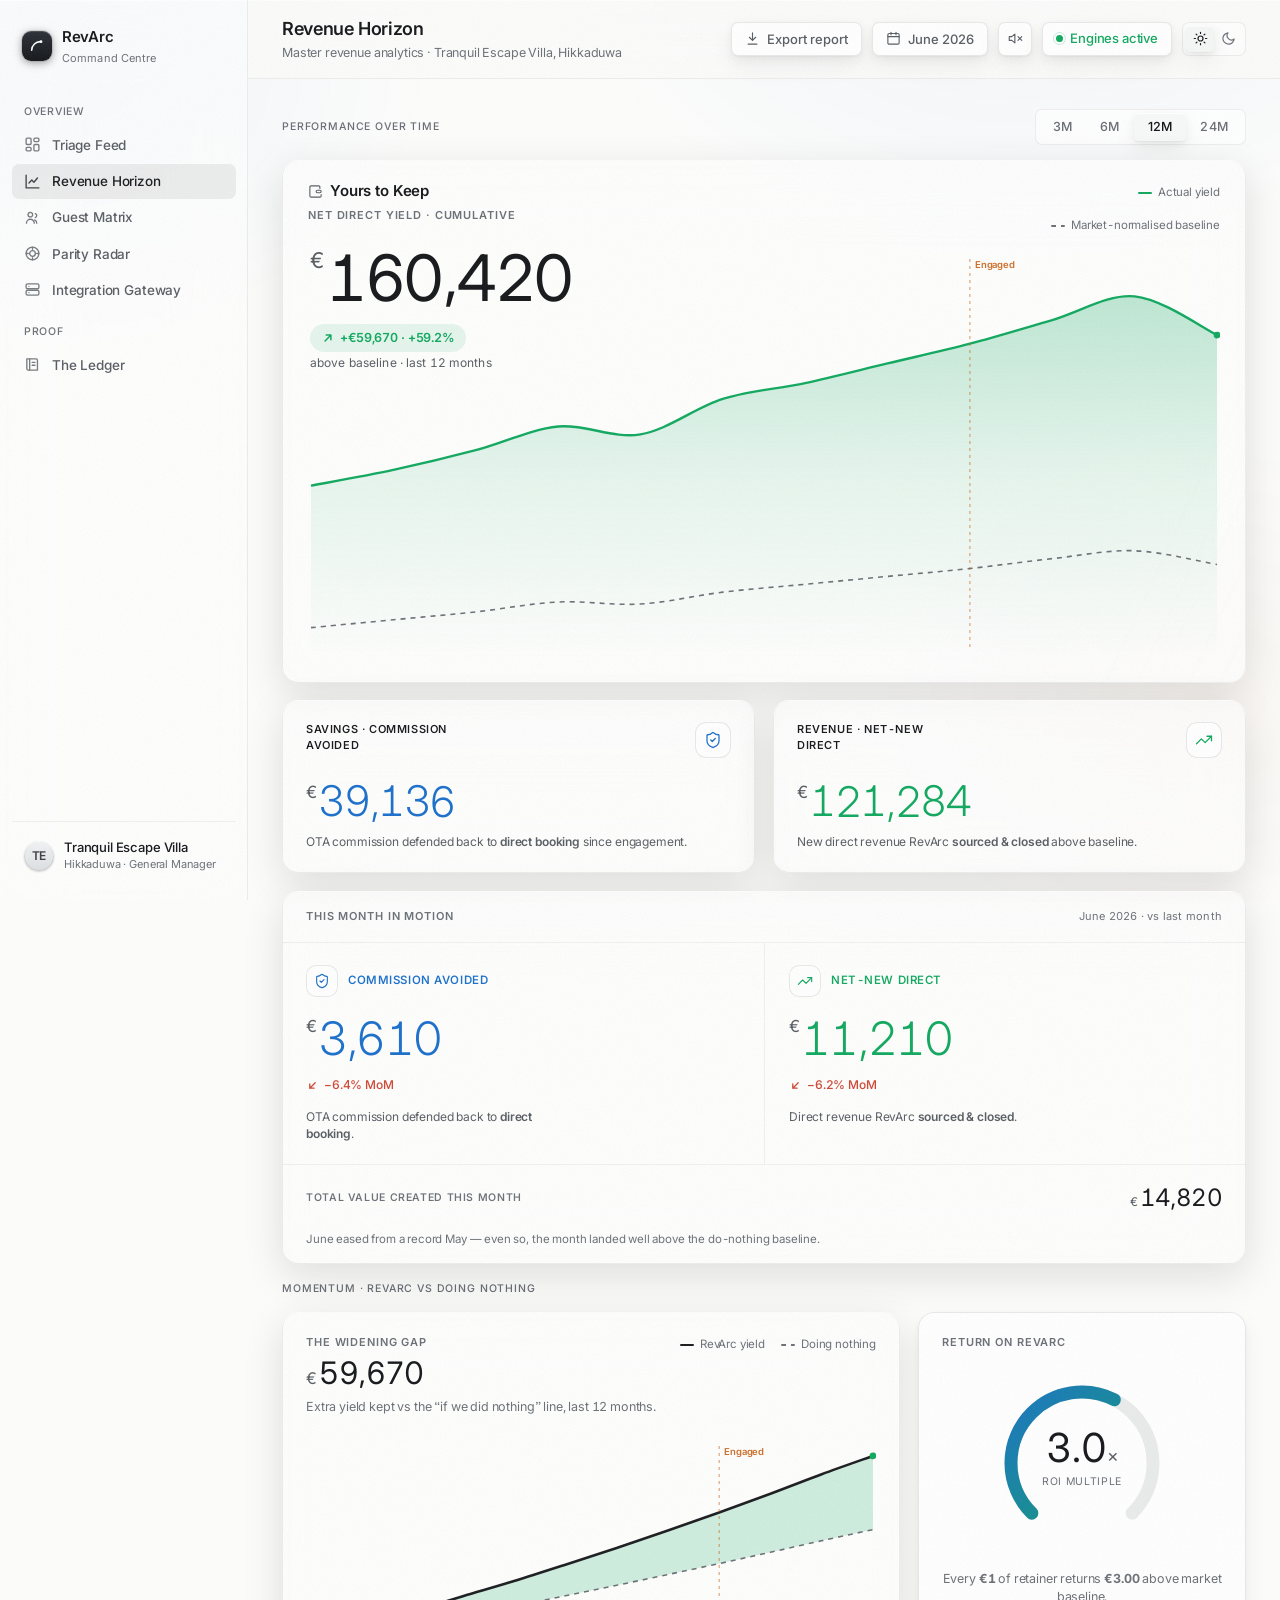
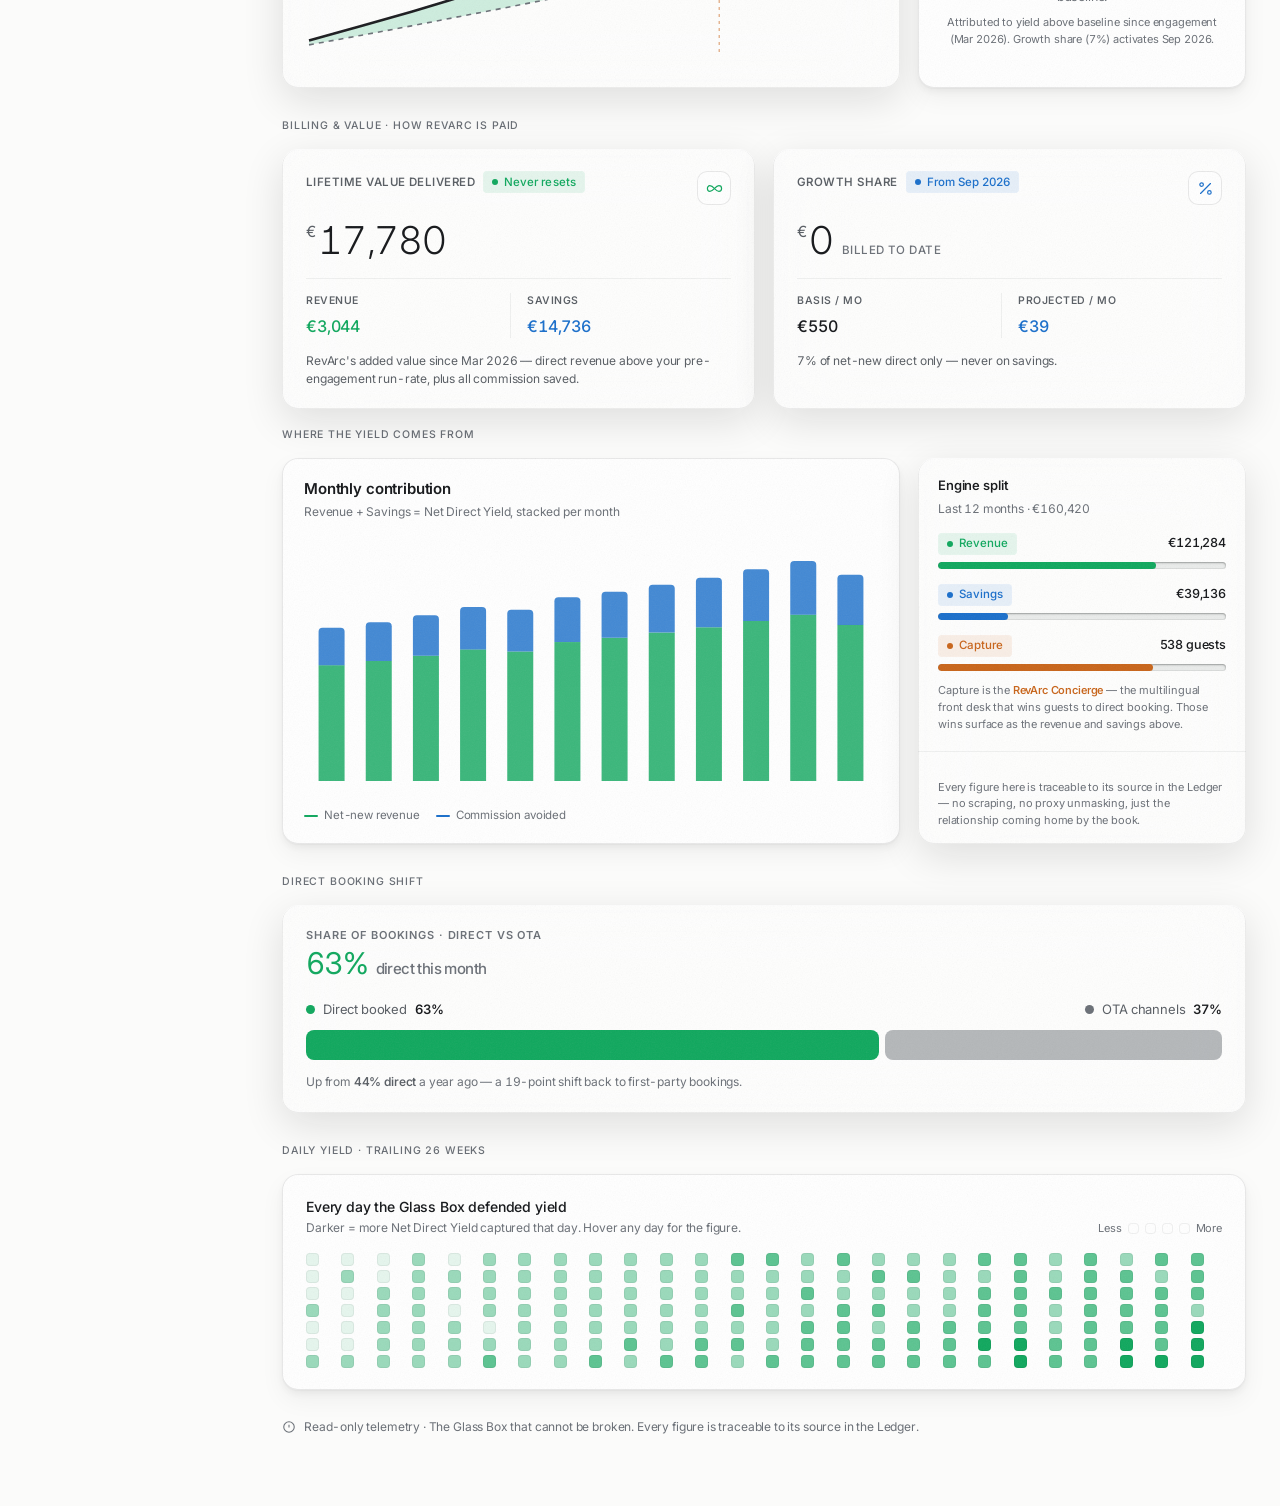
<file: horizon.html>
<!DOCTYPE html>
<html lang="en" data-theme="dark">
<head>
<meta charset="UTF-8" />
<meta name="viewport" content="width=device-width, initial-scale=1.0, viewport-fit=cover" />
<title>RevArc Command Centre · Revenue Horizon · v4</title>
<link rel="preconnect" href="https://fonts.googleapis.com">
<link rel="preconnect" href="https://fonts.gstatic.com" crossorigin>
<link href="https://fonts.googleapis.com/css2?family=Inter:wght@400;500;600&family=JetBrains+Mono:wght@500&display=swap" rel="stylesheet" media="print" onload="this.media='all'">
<noscript><link href="https://fonts.googleapis.com/css2?family=Inter:wght@400;500;600&family=JetBrains+Mono:wght@500&display=swap" rel="stylesheet"></noscript>
<link rel="stylesheet" href="assets/revarc-perf.css">
<script src="assets/revarc-perf.js"></script>
<style>
:root[data-theme="dark"]{
  --bg-base:#050607; --bg-sunken:#020303;
  --surface-1:#0F1113; --surface-2:#171A1C; --surface-3:#1E2225;
  --border-subtle:rgba(255,255,255,.05); --border-default:#24272D; --border-strong:#383C44;
  --text-primary:#F7F8F8; --text-secondary:#8B9099; --text-tertiary:#61656C; --w-metric:300;
  --accent:#ECEEF3; --accent-hover:#FFFFFF; --accent-subtle:rgba(255,255,255,.10);
  --sentinel:#3B8FD4; --concierge:#E0883C; --yield:#35C77C;
  --positive:#35C77C; --negative:#E5675A;
  --sentinel-bg:rgba(59,143,212,.14); --concierge-bg:rgba(224,136,60,.14); --yield-bg:rgba(53,199,124,.12);
  --glass-fill:rgba(17,19,22,.5); --glass-brd:rgba(255,255,255,.1); --glass-hi:rgba(255,255,255,.09);
  --card-hi:rgba(255,255,255,.06);
  --elev:0 1px 1px rgba(0,0,0,.12),0 3px 4px rgba(0,0,0,.1),0 8px 14px rgba(0,0,0,.08);
  --elev-lg:0 4px 34px rgba(0,0,0,.6);
  --hover-shadow:0 22px 50px rgba(0,0,0,.62);
  --ambient-a:rgba(59,143,212,.06); --ambient-b:rgba(224,136,60,.03);
  --av-bg:linear-gradient(180deg,#33383F 0%,#1B1E22 100%); --av-fg:#E9EBEE; --av-ring:rgba(255,255,255,.10); --av-hi:rgba(255,255,255,.14);
  --topbar-fill:rgba(10,12,14,.82);
}
:root[data-theme="light"]{
  --bg-base:#FBFBFA; --bg-sunken:#EAECEB;
  --surface-1:#FFFFFF; --surface-2:#FFFFFF; --surface-3:#F5F6F6;
  --border-subtle:rgba(15,17,20,.06); --border-default:rgba(15,17,20,.09); --border-strong:rgba(15,17,20,.15);
  --text-primary:#15171A; --text-secondary:#585D63; --text-tertiary:#6B7077; --w-metric:400;
  --accent:#1B1C1F; --accent-hover:#000000; --accent-subtle:rgba(20,21,24,.07);
  --sentinel:#1A6FCB; --concierge:#C9651A; --yield:#10A85E;
  --positive:#10A85E; --negative:#CF4734;
  --sentinel-bg:rgba(26,111,203,.10); --concierge-bg:rgba(201,101,26,.10); --yield-bg:rgba(16,168,94,.10);
  --glass-fill:rgba(255,255,255,.62); --glass-brd:rgba(15,17,20,.07); --glass-hi:rgba(255,255,255,.85);
  --card-hi:rgba(255,255,255,.9);
  --elev:0 1px 2px rgba(15,17,20,.04),0 4px 10px rgba(15,17,20,.05),0 10px 24px rgba(15,17,20,.05);
  --elev-lg:0 12px 40px rgba(15,17,20,.12);
  --hover-shadow:0 24px 52px rgba(15,17,20,.17);
  --ambient-a:rgba(26,111,203,.05); --ambient-b:rgba(201,101,26,.03);
  --av-bg:linear-gradient(180deg,#F2F3F4 0%,#DCDFE2 100%); --av-fg:#3A3F45; --av-ring:rgba(15,17,20,.10); --av-hi:rgba(255,255,255,.95);
  --topbar-fill:rgba(252,252,251,.85);
}
:root{
  --radius-sm:7px; --radius-md:13px; --radius-lg:16px; --radius-pill:999px; --radius-circle:50%;
  --r-card:var(--radius-lg); --r-sub:var(--radius-md); --r-control:var(--radius-sm); --r-control-in:calc(var(--radius-sm) - 3px);
  --ease-out:cubic-bezier(.16,1,.3,1); --ease-std:cubic-bezier(.4,0,.2,1); --ease-butter:cubic-bezier(.22,1,.36,1);
  --sidebar-w:248px; --glass-blur:blur(34px) saturate(118%);
}
*{box-sizing:border-box;margin:0;padding:0}
html,body{height:100%}html{background:var(--bg-base)}
body{
  font-family:'Inter',-apple-system,BlinkMacSystemFont,sans-serif;
  font-feature-settings:"cv01" 1,"ss03" 1,"tnum" 1;
  background:var(--bg-base); color:var(--text-primary);
  font-size:14px; font-weight:400; line-height:1.5; letter-spacing:-.011em;
  -webkit-font-smoothing:antialiased; text-rendering:optimizeLegibility;
  transition:background .5s var(--ease-std), color .5s var(--ease-std);
}
body::before{content:"";position:fixed;inset:0;z-index:0;pointer-events:none;
  background:radial-gradient(760px 500px at 80% -6%,var(--ambient-a),transparent 62%),radial-gradient(660px 460px at 4% 8%,var(--ambient-a),transparent 58%),radial-gradient(560px 440px at 94% 78%,var(--ambient-b),transparent 60%);}
.card::after,.meter::after,.panel::after,.sidebar::after,.topbar::after{content:"";position:absolute;inset:0;border-radius:inherit;z-index:3;pointer-events:none;opacity:.07;
  background-image:url("data:image/svg+xml,%3Csvg xmlns='http://www.w3.org/2000/svg' width='256' height='256'%3E%3Cfilter id='n'%3E%3CfeTurbulence type='fractalNoise' baseFrequency='0.8' numOctaves='4' stitchTiles='stitch'/%3E%3CfeColorMatrix type='saturate' values='0'/%3E%3C/filter%3E%3Crect width='100%25' height='100%25' filter='url(%23n)'/%3E%3C/svg%3E");background-size:256px 256px}
.card.sheen::before,.panel.sheen::before{content:"";position:absolute;inset:0;border-radius:inherit;z-index:3;pointer-events:none;opacity:.07;
  background-image:url("data:image/svg+xml,%3Csvg xmlns='http://www.w3.org/2000/svg' width='256' height='256'%3E%3Cfilter id='n'%3E%3CfeTurbulence type='fractalNoise' baseFrequency='0.8' numOctaves='4' stitchTiles='stitch'/%3E%3CfeColorMatrix type='saturate' values='0'/%3E%3C/filter%3E%3Crect width='100%25' height='100%25' filter='url(%23n)'/%3E%3C/svg%3E");background-size:256px 256px}
.tnum{font-variant-numeric:tabular-nums}
.mono{font-family:'JetBrains Mono',monospace;font-variant-numeric:tabular-nums;letter-spacing:-.015em}
::selection{background:var(--accent-subtle)}
:focus-visible{outline:2px solid var(--accent);outline-offset:2px;border-radius:var(--r-control-in)}

body.cursor-on,body.cursor-on *{cursor:none !important}
.cursor-dot,.cursor-ring{position:fixed;top:0;left:0;z-index:10000;pointer-events:none;border-radius:var(--radius-circle);will-change:transform;opacity:0;transition:opacity .3s}
body.cursor-on .cursor-dot{opacity:1}
.cursor-dot{width:6px;height:6px;background:var(--accent)}
.cursor-ring{width:30px;height:30px;border:1.5px solid var(--accent);
  transition:width .3s var(--ease-out),height .3s var(--ease-out),background .3s,border-color .3s,opacity .3s}
body.cursor-on .cursor-ring{opacity:.4}
body.cursor-on .cursor-ring.hot{width:44px;height:44px;opacity:.55;background:transparent}

.sheen::after{content:"";position:absolute;inset:0;border-radius:inherit;pointer-events:none;z-index:1;
  background:linear-gradient(115deg,transparent 36%,var(--glass-hi) 50%,transparent 64%);
  background-size:260% 100%;background-position:var(--sheen,0%) 0;opacity:.45;mix-blend-mode:overlay;transition:background-position .15s linear}

.app{display:grid;grid-template-columns:var(--sidebar-w) 1fr;min-height:100vh;position:relative;z-index:1}
.sidebar{display:flex;flex-direction:column;position:sticky;top:0;height:100vh;padding:18px 12px;
  background:var(--glass-fill);backdrop-filter:var(--glass-blur);-webkit-backdrop-filter:var(--glass-blur);
  box-shadow:inset -1px 0 0 var(--glass-brd),inset 0 1px 0 var(--glass-hi)}
.brand{display:flex;align-items:center;gap:10px;padding:8px 10px 22px}
.brand-mark{width:30px;height:30px;border-radius:9px;background:linear-gradient(180deg,#2B2F35 0%,#14161A 100%);display:grid;place-items:center;flex:none;box-shadow:inset 0 1px 0 rgba(255,255,255,.14),0 2px 8px rgba(0,0,0,.4),0 0 0 1px var(--border-default)}
.brand-mark svg{width:16px;height:16px;color:#fff}
.brand-name{font-weight:590;font-size:15px;letter-spacing:-.02em}
.brand-sub{font-size:11px;color:var(--text-tertiary);letter-spacing:.01em;margin-top:1px}
.nav-label{font-size:10.5px;font-weight:510;letter-spacing:.07em;text-transform:uppercase;color:var(--text-tertiary);padding:16px 12px 7px}
.nav-item{display:flex;align-items:center;gap:11px;padding:8px 12px;border-radius:var(--r-control);color:var(--text-secondary);font-size:13.5px;font-weight:500;cursor:pointer;position:relative;transition:background .18s var(--ease-out),color .18s;border:none;background:none;width:100%;text-align:left;font-family:inherit;text-decoration:none}
.nav-item svg{width:17px;height:17px;flex:none;opacity:.82}
.nav-item:hover{background:var(--surface-2);color:var(--text-primary)}
.nav-item.active{background:var(--accent-subtle);color:var(--accent);box-shadow:inset 0 1px 0 var(--card-hi)}
.sidebar-foot{margin-top:auto;padding:12px 8px 4px;border-top:1px solid var(--border-subtle)}
.user-chip{display:flex;align-items:center;gap:10px;padding:6px 4px}
.avatar{width:30px;height:30px;border-radius:var(--radius-circle);background:var(--av-bg);display:grid;place-items:center;font-size:12px;font-weight:600;color:var(--av-fg);flex:none;box-shadow:inset 0 1px 0 var(--av-hi),inset 0 0 0 1px var(--av-ring),0 1px 2px rgba(0,0,0,.18)}
.user-name{font-size:13px;font-weight:510;line-height:1.2}
.user-role{font-size:11px;color:var(--text-tertiary)}

.main{display:flex;flex-direction:column;min-width:0}
.topbar{position:sticky;top:0;z-index:20;display:flex;align-items:center;gap:16px;padding:15px 34px;
  background:var(--topbar-fill);backdrop-filter:var(--glass-blur);-webkit-backdrop-filter:var(--glass-blur);
  border-bottom:1px solid var(--glass-brd);box-shadow:inset 0 1px 0 var(--glass-hi);isolation:isolate}
.page-title{font-size:18px;font-weight:590;letter-spacing:-.02em}
.page-meta{font-size:12.5px;color:var(--text-tertiary);margin-top:2px}
.vbadge{font-size:10px;font-weight:510;letter-spacing:.05em;text-transform:uppercase;color:var(--accent);background:var(--accent-subtle);padding:4px 9px;border-radius:var(--r-control-in);box-shadow:inset 0 0 0 1px var(--glass-brd),inset 0 1px 0 var(--card-hi)}
.topbar-right{margin-left:auto;display:flex;align-items:center;gap:10px}
.pill{display:inline-flex;align-items:center;gap:7px;height:34px;padding:0 13px;border-radius:var(--r-control);border:1px solid var(--border-default);background:var(--surface-2);font-size:13px;font-weight:500;color:var(--text-secondary);cursor:pointer;transition:.28s var(--ease-butter);font-family:inherit;box-shadow:var(--elev),inset 0 1px 0 var(--card-hi)}
.pill:hover{border-color:var(--border-strong);color:var(--text-primary);transform:translateY(-1px);box-shadow:var(--hover-shadow),inset 0 1px 0 var(--card-hi)}
.pill svg{width:15px;height:15px}
.pill.icon-only{padding:0;width:34px;justify-content:center}
.pill.primary{background:var(--accent);color:var(--bg-base);border-color:transparent}
.pill.primary:hover{background:var(--accent);color:var(--bg-base);opacity:.92;border-color:transparent}
.export-wrap{position:relative}
.export-pop{position:absolute;right:0;top:calc(100% + 10px);width:300px;background:var(--surface-1);border:1px solid var(--border-default);border-radius:var(--r-card);box-shadow:var(--elev-lg);padding:16px;z-index:90;opacity:0;transform:translateY(-6px) scale(.985);transform-origin:top right;transition:opacity .2s var(--ease-out),transform .22s var(--ease-out);pointer-events:none}
.export-pop.open{opacity:1;transform:none;pointer-events:auto}
.exp-head{font-size:13px;font-weight:600;letter-spacing:-.01em;color:var(--text-primary);margin-bottom:13px}
.exp-label{display:block;font-size:10px;text-transform:uppercase;letter-spacing:.07em;color:var(--text-tertiary);margin:0 0 6px}
.exp-select{position:relative;margin-bottom:13px}
.exp-select select{width:100%;appearance:none;-webkit-appearance:none;background:var(--surface-3);color:var(--text-primary);border:1px solid var(--border-default);border-radius:var(--r-control);padding:9px 32px 9px 11px;font-family:inherit;font-size:13px;font-weight:500;cursor:pointer;font-variant-numeric:tabular-nums}
.exp-select select:focus{outline:none;border-color:var(--border-strong)}
.exp-select::after{content:"";position:absolute;right:13px;top:46%;width:6px;height:6px;border-right:1.6px solid var(--text-tertiary);border-bottom:1.6px solid var(--text-tertiary);transform:translateY(-50%) rotate(45deg);pointer-events:none}
.exp-preview{background:var(--surface-2);border:1px solid var(--border-subtle);border-radius:var(--r-sub);padding:9px 12px;margin-bottom:14px}
.exp-row{display:flex;justify-content:space-between;align-items:center;gap:10px;font-size:12px;padding:3px 0;color:var(--text-secondary)}
.exp-row b{color:var(--text-primary);font-variant-numeric:tabular-nums;font-weight:600}
.exp-row.mut,.exp-row.mut span{color:var(--text-tertiary)}
.exp-row.pos b{color:var(--positive)}
.exp-format{display:flex;gap:4px;background:var(--surface-3);border:1px solid var(--border-default);border-radius:var(--r-control);padding:3px;margin-bottom:14px}
.exp-format button{flex:1;border:0;background:transparent;color:var(--text-secondary);font-family:inherit;font-size:12px;font-weight:540;padding:7px;border-radius:var(--r-control-in);cursor:pointer;transition:.28s var(--ease-butter)}
.exp-format button.on{background:var(--accent);color:var(--bg-base)}
.exp-cta{width:100%;border:0;background:var(--accent);color:var(--bg-base);font-family:inherit;font-size:13px;font-weight:600;padding:11px;border-radius:var(--r-control);cursor:pointer;transition:opacity .2s,transform .15s}
.exp-cta:hover{opacity:.92}
.exp-cta:active{transform:scale(.985)}
.toast{position:fixed;left:50%;bottom:30px;transform:translateX(-50%) translateY(12px);background:var(--surface-3);color:var(--text-primary);border:1px solid var(--border-default);border-radius:var(--r-control);padding:10px 16px;font-size:12.5px;font-weight:500;box-shadow:var(--elev-lg);opacity:0;pointer-events:none;transition:.28s var(--ease-out);z-index:300}
.toast.show{opacity:1;transform:translateX(-50%) translateY(0)}
#printReport{display:none;-webkit-print-color-adjust:exact;print-color-adjust:exact;color:#15171A;font-family:Inter,system-ui,-apple-system,sans-serif}
.pr-page{width:210mm;min-height:297mm;box-sizing:border-box;padding:18mm 18mm 16mm;background:#fff;margin:0 auto}
.pr-top{display:flex;justify-content:space-between;align-items:flex-start;border-bottom:2px solid #15171A;padding-bottom:14px}
.pr-logo{font-size:20px;font-weight:800;letter-spacing:-.02em;color:#15171A}
.pr-tag{font-size:10.5px;color:#585D63;margin-left:8px;letter-spacing:.05em;text-transform:uppercase}
.pr-doc{font-size:11.5px;font-weight:600;text-transform:uppercase;letter-spacing:.08em;color:#585D63}
.pr-title{font-size:26px;font-weight:800;letter-spacing:-.02em;margin-top:26px}
.pr-sub{font-size:13px;color:#585D63;margin-top:4px}
.pr-kpis{display:flex;gap:14px;margin-top:26px}
.pr-kpi{flex:1;border:1px solid #E4E6E9;border-radius:12px;padding:16px}
.pr-k-l{font-size:10.5px;text-transform:uppercase;letter-spacing:.05em;color:#585D63}
.pr-k-v{font-size:23px;font-weight:800;letter-spacing:-.02em;margin-top:8px;font-variant-numeric:tabular-nums}
.pr-k-n{font-size:10px;color:#9197A0;margin-top:6px}
.pr-sec{font-size:11.5px;text-transform:uppercase;letter-spacing:.06em;color:#585D63;margin-top:30px;font-weight:600}
.pr-bars{margin-top:14px;display:flex;flex-direction:column;gap:12px}
.pr-bar-row{display:flex;align-items:center;gap:14px}
.pr-bar-l{width:120px;font-size:12px;color:#15171A}
.pr-track{flex:1;height:14px;background:#EEF0F2;border-radius:7px;overflow:hidden}
.pr-fill{height:100%;border-radius:7px}
.pr-fill.yield{background:var(--yield)}
.pr-fill.base{background:#9197A0}
.pr-bar-v{width:88px;text-align:right;font-size:12px;font-weight:600;font-variant-numeric:tabular-nums}
.pr-above{margin-top:16px;font-size:14px;color:#15171A}
.pr-above b{color:var(--positive)}
.pr-above span{color:#585D63}
.pr-roi{display:flex;align-items:center;gap:20px;margin-top:26px;padding:20px;border:1px solid #E4E6E9;border-radius:14px;background:#F4FBF7}
.pr-roi-v{font-size:40px;font-weight:800;letter-spacing:-.03em;color:var(--yield);font-variant-numeric:tabular-nums}
.pr-roi-c{font-size:13px;font-weight:600;color:#15171A;line-height:1.5}
.pr-roi-c span{font-weight:400;color:#585D63;font-size:12px}
.pr-roi.pre{background:#F6F7F8}
.pr-note{margin-top:24px;font-size:10.5px;color:#9197A0;line-height:1.6}
.pr-foot{margin-top:18px;padding-top:14px;border-top:1px solid #E4E6E9;display:flex;justify-content:space-between;font-size:10px;color:#9197A0}
@media print{
  @page{size:A4;margin:0}
  html,body{background:#fff!important}
  body>*{display:none!important}
  #printReport{display:block!important;position:static}
}
.sync{color:var(--positive);cursor:default}
.sync:hover{transform:none}
.dot{width:7px;height:7px;border-radius:var(--radius-circle);background:currentColor;position:relative}
.dot.breathe::after{content:"";position:absolute;inset:-3px;border-radius:var(--radius-circle);border:1px solid currentColor;opacity:.22}
@keyframes breathe{0%,100%{transform:scale(1);opacity:.35}50%{transform:scale(1.9);opacity:0}}
.theme-toggle{display:flex;align-items:center;border:1px solid var(--glass-brd);border-radius:var(--r-control);background:var(--glass-fill);backdrop-filter:var(--glass-blur);-webkit-backdrop-filter:var(--glass-blur);padding:3px;height:34px;box-shadow:inset 0 1px 0 var(--glass-hi)}
.theme-toggle button{width:28px;height:26px;border:none;background:none;border-radius:var(--r-control-in);display:grid;place-items:center;cursor:pointer;color:var(--text-tertiary);transition:.45s var(--ease-butter)}
.theme-toggle button svg{width:15px;height:15px}
.theme-toggle button.on{background:var(--surface-3);color:var(--text-primary);box-shadow:var(--elev),inset 0 1px 0 var(--card-hi)}

.content{padding:30px 34px 70px;max-width:1500px;width:100%}
.section-eyebrow{font-size:10.5px;font-weight:510;letter-spacing:.08em;text-transform:uppercase;color:var(--text-tertiary);margin-bottom:15px}
.eyebrow-row{display:flex;align-items:center;justify-content:space-between;gap:16px;margin-bottom:15px}
.eyebrow-row .section-eyebrow{margin-bottom:0}

.period-switch{display:inline-flex;align-items:center;border:1px solid var(--glass-brd);border-radius:var(--r-control);background:var(--glass-fill);backdrop-filter:var(--glass-blur);-webkit-backdrop-filter:var(--glass-blur);padding:3px;box-shadow:inset 0 1px 0 var(--glass-hi)}
.period-switch button{height:28px;padding:0 14px;border:none;background:none;border-radius:var(--r-control-in);cursor:pointer;color:var(--text-tertiary);font-family:inherit;font-size:12.5px;font-weight:510;letter-spacing:.02em;transition:.45s var(--ease-butter)}
.period-switch button:hover{color:var(--text-secondary)}
.period-switch button.on{background:var(--surface-3);color:var(--text-primary);box-shadow:var(--elev),inset 0 1px 0 var(--card-hi)}

.card,.meter,.panel{position:relative;isolation:isolate}
.card{background:var(--surface-1);border-radius:var(--r-card);padding:22px 24px;overflow:hidden;
  box-shadow:inset 0 0 0 1px var(--border-default),inset 0 1px 0 var(--card-hi),var(--elev)}
.card.glass{background:var(--glass-fill);backdrop-filter:var(--glass-blur);-webkit-backdrop-filter:var(--glass-blur);
  box-shadow:inset 0 1px 0 var(--glass-hi),inset 0 0 0 1px var(--glass-brd),var(--elev-lg)}
.lift{transition:transform .5s var(--ease-butter),box-shadow .5s var(--ease-butter)}
.lift:hover{transform:translateY(-4px);
  box-shadow:inset 0 0 0 1px var(--border-strong),inset 0 1px 0 var(--card-hi),var(--hover-shadow)}
.card.glass.lift:hover,.panel.glass.lift:hover{box-shadow:inset 0 1px 0 var(--glass-hi),inset 0 0 0 1px var(--glass-brd),var(--hover-shadow)}

/* pointer-tilt + cursor-tracking glare (tasteful depth) */
.tilt{transition:transform .45s var(--ease-butter),box-shadow .5s var(--ease-butter);transform-style:preserve-3d;will-change:transform}
.glare{display:none;position:absolute;inset:0;border-radius:inherit;pointer-events:none;z-index:1;opacity:0;transition:opacity .5s var(--ease-out);
  background-image:url("data:image/svg+xml;utf8,<svg xmlns='http://www.w3.org/2000/svg' width='140' height='140'><filter id='n'><feTurbulence type='fractalNoise' baseFrequency='0.85' numOctaves='2' stitchTiles='stitch'/></filter><rect width='100%25' height='100%25' filter='url(%23n)' opacity='0.55'/></svg>"),radial-gradient(560px circle at var(--gx,50%) var(--gy,50%),var(--glass-hi) 0%,rgba(255,255,255,.05) 26%,rgba(255,255,255,.015) 46%,transparent 68%);
  background-size:140px 140px,100% 100%;background-blend-mode:overlay;mix-blend-mode:soft-light}
.tilt:hover{transform:translateY(-3px);box-shadow:inset 0 0 0 1px var(--border-strong),inset 0 1px 0 var(--card-hi),var(--hover-shadow)}
.card.glass.tilt:hover,.panel.glass.tilt:hover{transform:translateY(-3px);box-shadow:inset 0 1px 0 var(--glass-hi),inset 0 0 0 1px var(--glass-brd),var(--hover-shadow)}
.tilt:hover .glare{opacity:.34}

.kpi-eyebrow{font-size:11px;color:var(--text-tertiary);font-weight:600;letter-spacing:.08em;text-transform:uppercase;display:flex;align-items:center;gap:8px;margin-bottom:14px;position:relative;z-index:2}
.kpi-value{font-size:46px;font-weight:var(--w-metric);letter-spacing:-.035em;line-height:1;position:relative;z-index:2}
.kpi-value.sm{font-size:31px;font-weight:400;letter-spacing:-.02em}
.kpi-cur{font-size:.52em;color:var(--text-secondary);font-weight:400;margin-right:3px}
.kpi-sub{font-size:12.5px;color:var(--text-tertiary);margin-top:9px;line-height:1.5;position:relative;z-index:2}
.kpi-delta{display:inline-flex;align-items:center;gap:5px;font-size:13px;font-weight:510;position:relative;z-index:2}
.kpi-delta.up{color:var(--positive)}
.kpi-delta svg{width:14px;height:14px}

.od{display:inline-flex;align-items:flex-start}
.od-cell{display:inline-block;height:1em;line-height:1;overflow:hidden;vertical-align:top}
.od-strip{display:flex;flex-direction:column;transition:transform .9s var(--ease-butter)}
.od-strip>span{height:1em;line-height:1;display:block}
.od-sep{display:inline-block}

.meters{display:grid;grid-template-columns:repeat(4,1fr);gap:18px;margin-bottom:18px}
.meter-ico{position:absolute;top:20px;right:20px;width:18px;height:18px;color:var(--text-tertiary);opacity:.5;transition:opacity .28s cubic-bezier(.16,1,.3,1),transform .28s cubic-bezier(.16,1,.3,1);z-index:3;pointer-events:none}
.meter:hover .meter-ico{opacity:.85;transform:translateY(-1px)}
.meter-ico svg{width:100%;height:100%;display:block;stroke-width:1.8}
.meter{background:var(--surface-1);border-radius:var(--r-card);padding:22px 22px 24px;overflow:hidden;min-height:150px;display:flex;flex-direction:column;
  box-shadow:inset 0 0 0 1px var(--border-default),inset 0 1px 0 var(--card-hi),var(--elev)}
.meter .kpi-value{font-size:46px;font-weight:400;letter-spacing:-.025em;line-height:1.02;margin-top:10px}
.meter .kpi-cur{font-size:.5em;vertical-align:baseline;margin-right:1px}
.meter .kpi-sub{margin-top:auto;padding-top:14px}
.spark{height:32px;margin-top:13px;position:relative;z-index:2}
.spark svg{display:block;width:100%;height:100%}

.chip{display:inline-flex;align-items:center;gap:6px;height:22px;padding:0 9px;border-radius:var(--r-control-in);font-size:11.5px;font-weight:510;letter-spacing:.005em;box-shadow:inset 0 0 0 1px rgba(255,255,255,.05)}
.chip .cdot{width:6px;height:6px;border-radius:var(--radius-circle);background:var(--c)}
.chip.sentinel{--c:var(--sentinel);background:var(--sentinel-bg);color:var(--sentinel)}
.chip.concierge{--c:var(--concierge);background:var(--concierge-bg);color:var(--concierge)}
.chip.yield{--c:var(--yield);background:var(--yield-bg);color:var(--yield)}

.hero-row{margin-bottom:18px}
.hz2{position:relative;margin-bottom:18px;padding:22px 26px 20px}
.hz2-head{display:flex;align-items:flex-start;justify-content:space-between;gap:24px;position:relative;z-index:2}
.hz2-hgroup{display:flex;flex-direction:column;gap:6px}
.hz2-title{font-size:15px;font-weight:600;letter-spacing:-.01em;line-height:1.25;color:var(--text-primary);display:inline-flex;align-items:center;gap:7px}
.hz2-title svg{width:15px;height:15px;flex:none;color:var(--text-secondary)}
.hz2-stage{position:relative;height:420px;margin-top:8px;z-index:2}
.hz2-stage canvas{position:absolute;inset:0;width:100%!important;height:100%!important}
.hz2-tag{position:absolute;top:3px;left:2px;max-width:340px;pointer-events:none;z-index:3}
.hz2-cap{font-size:11px;letter-spacing:.08em;text-transform:uppercase;color:var(--text-tertiary);font-weight:600}
.hz2-figure{font-size:clamp(44px,5vw,66px);font-weight:var(--w-metric);letter-spacing:-.04em;line-height:.92;margin-top:0;display:flex;align-items:flex-start;color:var(--text-primary)}
.hz2-figure .kpi-cur{font-size:.34em;color:var(--text-secondary);font-weight:400;margin-right:5px;margin-top:.2em}
.hz2-delta{margin-top:13px}
.hz2-sub{font-size:12px;color:var(--text-tertiary);margin-top:8px}
.hz2-eyebrow{display:flex;align-items:center;gap:8px;font-size:13px;letter-spacing:.055em;text-transform:uppercase;color:var(--positive);font-weight:700}
.hz2-dot{width:7px;height:7px;flex:none;border-radius:50%;background:var(--yield);box-shadow:0 0 0 3px var(--yield-bg)}
.hz2-meta{display:flex;flex-direction:column;align-items:flex-start;gap:9px;margin-top:14px}
.hz2-chip{display:inline-flex;align-items:center;gap:5px;padding:5px 11px;border-radius:999px;background:var(--yield-bg);color:var(--positive);font-size:12.5px;font-weight:600;font-variant-numeric:tabular-nums;letter-spacing:-.01em}
.hz2-chip svg{width:14px;height:14px}
.hz2-since{font-size:12px;color:var(--text-tertiary);letter-spacing:.01em}
:root[data-theme="light"] .hz2-since{color:var(--text-secondary)}
.hz2-strip{display:flex;margin-top:18px;border-top:1px solid var(--border-subtle);position:relative;z-index:2}
.hz2-cell{flex:1;display:flex;align-items:center;gap:12px;padding:16px 0 2px}
.hz2-cell+.hz2-cell{padding-left:26px;border-left:1px solid var(--border-subtle);margin-left:26px}
.hz2-ico{width:32px;height:32px;flex:none;border-radius:9px;display:grid;place-items:center;background:var(--surface-2);box-shadow:inset 0 0 0 1px var(--border-default)}
.hz2-ico svg{width:16px;height:16px;color:var(--c,var(--text-secondary))}
.hz2-meta{display:flex;flex-direction:column;gap:2px;min-width:0}
.hz2-label{font-size:11.5px;color:var(--text-secondary);font-weight:500}
.hz2-val{font-size:20px;font-weight:480;letter-spacing:-.015em;line-height:1.05}
.hz2-val .kpi-cur{font-size:.58em;margin-right:1px}
@media(max-width:1100px){.hz2-stage{height:320px}.hz2-strip{flex-wrap:wrap}.hz2-cell{flex:1 1 100%}.hz2-cell+.hz2-cell{padding-left:0;border-left:none;margin-left:0;border-top:1px solid var(--border-subtle);padding-top:12px}}
@media(max-width:760px){
  .hz2{padding:18px 16px 16px}
  .hz2-head{flex-direction:column;align-items:stretch;gap:10px;width:100%}
  .hz2-hgroup{min-width:0;width:100%}
  .hz2-hgroup .kpi-eyebrow{margin-bottom:0;flex-wrap:wrap;line-height:1.35;font-size:10px;letter-spacing:.06em;gap:4px 8px}
  .hz2-head .baseline-legend{width:100%;max-width:none;margin-top:0;gap:6px 12px;flex-wrap:wrap;font-size:10.5px}
  .hz2-head .baseline-legend .lg{min-width:0;white-space:normal;line-height:1.3}
  .hz2-stage{height:auto;display:flex;flex-direction:column;margin-top:6px;gap:12px}
  .hz2-stage canvas{position:relative;inset:auto;width:100%!important;height:min(52vw,220px)!important;flex:none;order:2}
  .hz2-tag{position:relative;top:auto;left:auto;max-width:none;width:100%;margin:0;order:1}
  .hz2-figure{font-size:clamp(30px,8.5vw,42px)}
  .hz2-meta{margin-top:10px;width:100%}
  .hz2-chip{font-size:11px;padding:4px 9px;max-width:100%}
  .hz2-since{font-size:11px;line-height:1.35}
}
@media(max-width:560px){
  .hz2-head .baseline-legend{flex-direction:column;align-items:flex-start;gap:5px}
  .hz2-stage canvas{height:min(56vw,200px)!important}
}
/* --- Revenue KPI bento trio (extracted from hero) --- */
.kpi-bento-row{display:grid;grid-template-columns:repeat(2,1fr);gap:18px;margin-bottom:18px}
.kpi-bento{position:relative;padding:22px 24px;display:flex;flex-direction:column;min-height:160px;overflow:hidden}
.kb-glow{position:absolute;top:-42%;right:-28%;width:62%;height:122%;background:radial-gradient(circle at 68% 32%,color-mix(in srgb,var(--c,var(--text-secondary)) 24%,transparent),transparent 62%);opacity:.5;pointer-events:none;z-index:0}
.kb-top{display:flex;align-items:flex-start;justify-content:space-between;gap:12px;position:relative;z-index:2}
.kb-label{font-size:11px;font-weight:560;letter-spacing:.055em;text-transform:uppercase;color:var(--text-secondary);max-width:150px;line-height:1.4}
.kb-ico{width:36px;height:36px;flex:none;border-radius:11px;display:grid;place-items:center;background:var(--surface-2);box-shadow:inset 0 0 0 1px var(--border-default),inset 0 1px 0 var(--card-hi)}
.kb-ico svg{width:18px;height:18px;color:var(--c,var(--text-secondary))}
.kb-val{font-size:clamp(34px,3.3vw,46px);font-weight:300;letter-spacing:-.04em;line-height:1;margin-top:22px;display:flex;align-items:baseline;color:var(--c,var(--text-primary));position:relative;z-index:2}
.kb-val .kb-cur{font-size:.4em;font-weight:400;color:var(--text-secondary);margin-right:3px;align-self:flex-start;margin-top:.2em}
.kb-val .kb-x{font-size:.44em;font-weight:400;color:var(--text-secondary);margin-left:3px;align-self:flex-end;margin-bottom:.1em}
.kb-sub{font-size:12px;color:var(--text-tertiary);margin-top:11px;line-height:1.45;position:relative;z-index:2}
.kb-sub b{color:var(--text-secondary);font-weight:600}
:root[data-theme="light"] .kb-label{color:var(--text-primary)}
:root[data-theme="light"] .kb-sub{color:var(--text-secondary)}
:root[data-theme="light"] .kb-glow{opacity:.32}
@media(max-width:1100px){.kpi-bento-row{grid-template-columns:1fr}}
/* --- This month in motion (unified split card) --- */
.mom-card{position:relative;padding:0;overflow:hidden;margin-bottom:18px}
.mom-head{display:flex;align-items:center;justify-content:space-between;gap:12px;padding:17px 24px;border-bottom:1px solid var(--border-subtle);position:relative;z-index:2}
.mom-period{font-size:11px;color:var(--text-tertiary);letter-spacing:.02em}
.mom-split{display:grid;grid-template-columns:1fr 1fr;position:relative;z-index:2}
.mom-side{padding:22px 24px;position:relative}
.mom-side+.mom-side{border-left:1px solid var(--border-subtle)}
.mom-top{display:flex;align-items:center;gap:10px;margin-bottom:18px}
.mom-ico{width:32px;height:32px;flex:none;border-radius:10px;display:grid;place-items:center;background:var(--surface-2);box-shadow:inset 0 0 0 1px var(--border-default),inset 0 1px 0 var(--card-hi)}
.mom-ico svg{width:16px;height:16px;color:var(--c,var(--text-secondary))}
.mom-name{font-size:11.5px;font-weight:560;letter-spacing:.05em;text-transform:uppercase;color:var(--c,var(--text-secondary))}
.mom-val{font-size:clamp(34px,3.6vw,48px);font-weight:300;letter-spacing:-.04em;line-height:1;display:flex;align-items:baseline;color:var(--c,var(--text-primary))}
.mom-val .mom-cur{font-size:.36em;font-weight:400;color:var(--text-secondary);margin-right:3px;align-self:flex-start;margin-top:.2em}
.mom-meta{margin-top:15px}
.mom-cap{font-size:12px;color:var(--text-tertiary);margin-top:11px;line-height:1.45;max-width:240px}
.mom-cap b{color:var(--text-secondary);font-weight:600}
.mom-foot{display:flex;align-items:center;justify-content:space-between;gap:12px;padding:15px 24px;border-top:1px solid var(--border-subtle);position:relative;z-index:2}
.mom-foot-l{font-size:10.5px;font-weight:560;letter-spacing:.06em;text-transform:uppercase;color:var(--text-tertiary)}
.mom-context{padding:0 24px 15px;font-size:11.5px;line-height:1.5;color:var(--text-tertiary)}
.mom-foot-v{font-size:24px;font-weight:400;letter-spacing:-.025em;color:var(--text-primary);display:flex;align-items:baseline}
.mom-foot-v .mom-cur{font-size:.5em;color:var(--text-secondary);margin-right:2px}
:root[data-theme="light"] .mom-cap{color:var(--text-secondary)}
@media(max-width:1100px){.mom-split{grid-template-columns:1fr}.mom-side+.mom-side{border-left:none;border-top:1px solid var(--border-subtle)}}
@media(max-width:760px){
  .mom-card .mom-head{align-items:flex-start}
  .mom-card .mom-side{display:flex;flex-direction:column;align-items:flex-start;text-align:left;padding:18px 16px}
  .mom-card .mom-top{align-self:stretch}
  .mom-card .mom-val{align-self:flex-start;justify-content:flex-start;width:100%}
  .mom-card .mom-meta,.mom-card .mom-meta .mini-delta{align-self:flex-start}
  .mom-card .mom-cap{max-width:none;align-self:stretch;text-align:left}
  .mom-card .mom-foot{align-items:flex-start;padding-left:16px;padding-right:16px}
  .mom-card .mom-foot-l{text-align:left}
  .mom-card .mom-foot-v{margin-left:auto}
  .mom-card .mom-context{text-align:left;padding-left:16px;padding-right:16px}
}
/* --- Billing & value cards (Lifetime / Growth Share) --- */
.biz-card{position:relative;display:flex;flex-direction:column;padding:22px 24px;overflow:hidden}
.biz-top{display:flex;align-items:flex-start;justify-content:space-between;gap:12px;margin-bottom:16px}
.biz-head{display:flex;align-items:center;gap:8px;flex-wrap:wrap}
.biz-name{font-size:11.5px;font-weight:560;letter-spacing:.04em;text-transform:uppercase;color:var(--text-secondary)}
.biz-ico{width:34px;height:34px;flex:none;border-radius:10px;display:grid;place-items:center;background:var(--surface-2);box-shadow:inset 0 0 0 1px var(--border-default),inset 0 1px 0 var(--card-hi)}
.biz-ico svg{width:17px;height:17px;color:var(--c,var(--text-secondary))}
.biz-val{font-size:clamp(30px,3vw,40px);font-weight:300;letter-spacing:-.03em;line-height:1;display:flex;align-items:baseline;color:var(--text-primary)}
.biz-val .biz-cur{font-size:.4em;font-weight:400;color:var(--text-secondary);margin-right:3px;align-self:flex-start;margin-top:.2em}
.biz-val .biz-suffix{font-size:.3em;font-weight:500;color:var(--text-tertiary);margin-left:9px;letter-spacing:.04em;text-transform:uppercase;align-self:flex-end;margin-bottom:.3em}
.biz-split{display:flex;margin-top:18px;border-top:1px solid var(--border-subtle);padding-top:14px}
.biz-stat{flex:1;display:flex;flex-direction:column;gap:6px}
.biz-stat+.biz-stat{border-left:1px solid var(--border-subtle);padding-left:16px}
.biz-k{font-size:10.5px;font-weight:560;letter-spacing:.05em;text-transform:uppercase;color:var(--text-tertiary)}
.biz-v{font-size:16px;font-weight:500;letter-spacing:-.01em;color:var(--text-primary)}
.biz-cap{font-size:12px;color:var(--text-tertiary);margin-top:14px;line-height:1.45}
:root[data-theme="light"] .biz-k{color:var(--text-secondary)}
:root[data-theme="light"] .biz-cap{color:var(--text-secondary)}
.chart-head{display:flex;align-items:flex-start;justify-content:space-between;gap:16px;position:relative;z-index:2}
.chart-head .figure{font-size:31px;font-weight:400;letter-spacing:-.02em;line-height:1;margin-top:6px}
.chart-head .figure .kpi-cur{font-size:.52em}
.chart-head .delta-line{margin-top:10px}
.baseline-legend{display:flex;gap:16px;font-size:11.5px;color:var(--text-tertiary);position:relative;z-index:2}
.baseline-legend.right{justify-content:flex-end;flex-wrap:wrap;max-width:260px;margin-top:2px}
.lg{display:inline-flex;align-items:center;gap:6px}
.lg i{width:14px;height:2px;border-radius:2px;display:inline-block}
.lg i.dash{background:repeating-linear-gradient(90deg,var(--text-tertiary) 0 5px,transparent 5px 10px)}
.hero-chart{height:300px;margin-top:18px;position:relative;z-index:2}
.hero-chart canvas{width:100%!important;height:100%!important}

.charts-2{display:grid;grid-template-columns:1fr 1fr;gap:18px;margin-bottom:18px}
.mid-chart{height:150px;margin-top:14px;position:relative;z-index:2}
.mid-chart canvas{width:100%!important;height:100%!important}

/* momentum row: scissors + roi gauge */
.momentum-2{display:grid;grid-template-columns:1fr 328px;gap:18px;margin-bottom:18px;align-items:stretch}
.momentum-2>div{height:100%}
.scis-chart{height:236px;margin-top:14px;position:relative;z-index:2}
.scis-chart canvas{width:100%!important;height:100%!important}
.gauge-wrap{position:relative;display:grid;place-items:center;height:196px;margin-top:6px}
.gauge-wrap canvas{position:relative;z-index:2}
.gauge-center{position:absolute;top:48%;left:50%;transform:translate(-50%,-50%);text-align:center;z-index:3}
.gauge-center .gval{font-size:40px;font-weight:var(--w-metric);letter-spacing:-.03em;line-height:1}
.gauge-center .gval .gx{font-size:.45em;color:var(--text-secondary);margin-left:1px}
.gauge-center .glabel{font-size:10.5px;letter-spacing:.06em;text-transform:uppercase;color:var(--text-tertiary);margin-top:6px}

.bottom-2{display:grid;grid-template-columns:1fr 328px;gap:18px;align-items:stretch}
.bottom-2>div{height:100%}
.stack-chart{height:236px;margin-top:8px;position:relative;z-index:2}
.stack-chart canvas{position:absolute;inset:0;width:100%!important;height:100%!important}
.contrib{height:100%;display:flex;flex-direction:column}
.contrib .panel-pad{flex:1;display:flex;flex-direction:column}
.contrib .stack-chart{flex:1 1 auto;min-height:220px}
.contrib .baseline-legend{margin-top:auto;padding-top:12px}
.eq-panel{height:100%;display:flex;flex-direction:column}
.eq-panel .roi-note{margin-top:auto}

.panel{background:var(--surface-1);border-radius:var(--r-card);overflow:hidden;box-shadow:inset 0 0 0 1px var(--border-default),inset 0 1px 0 var(--card-hi),var(--elev)}
.panel.glass{background:var(--glass-fill);backdrop-filter:var(--glass-blur);-webkit-backdrop-filter:var(--glass-blur);box-shadow:inset 0 1px 0 var(--glass-hi),inset 0 0 0 1px var(--glass-brd),var(--elev-lg)}
.mini{padding:18px 20px;position:relative;z-index:2}
.mini h4{font-size:13px;font-weight:560;letter-spacing:-.01em;margin-bottom:4px}
.bar-row{margin-top:15px}
.bar-row .bl{display:flex;justify-content:space-between;align-items:center;font-size:12.5px;margin-bottom:7px}
.bar-row .bl .vv{font-weight:510}
.track{height:7px;border-radius:var(--r-control-in);background:var(--bg-sunken);overflow:hidden;box-shadow:inset 0 0 0 1px var(--border-subtle),inset 0 1px 2px rgba(0,0,0,.3)}
.track i{display:block;height:100%;width:0;border-radius:var(--r-control-in);background:var(--c);transition:width 1.1s var(--ease-out)}
.roi-note{padding:16px 20px;border-top:1px solid var(--border-subtle);position:relative;z-index:2}
.roi-card{border-radius:var(--r-sub);padding:14px 15px;background:var(--surface-2);box-shadow:inset 0 0 0 1px var(--border-default),inset 0 1px 0 var(--card-hi)}
.roi-card .rlabel{font-size:11px;font-weight:510;letter-spacing:.05em;text-transform:uppercase;color:var(--text-tertiary)}
.roi-card .rval{font-size:34px;font-weight:var(--w-metric);letter-spacing:-.03em;line-height:1;margin-top:6px}
.roi-card .rsub{font-size:12px;color:var(--text-secondary);margin-top:9px;line-height:1.5}
.ledger-note{font-size:11px;color:var(--text-tertiary);margin-top:11px;line-height:1.5}
.chart-cap{font-size:12px;color:var(--text-tertiary);margin-top:7px;position:relative;z-index:2}
.mini-figure{display:flex;align-items:baseline;gap:9px;font-size:25px;font-weight:480;letter-spacing:-.02em;line-height:1;margin-top:18px;position:relative;z-index:2}
.mini-figure .kpi-cur{font-size:.6em;font-weight:500;color:var(--text-tertiary)}
.mini-delta{font-size:12px;font-weight:510}
.mini-delta svg{width:13px;height:13px}
.kpi-delta.down{color:var(--negative)}
.panel-pad{padding:20px 22px}
.panel-pad h4{font-size:15px;font-weight:600;letter-spacing:-.01em}
.panel-pad .sub{font-size:12px;color:var(--text-tertiary);margin-top:2px}

/* channel split bar (Direct vs OTA) */
.big-rate{font-size:30px;font-weight:400;letter-spacing:-.02em;line-height:1;margin-top:4px}
.split-wrap{margin-top:22px;position:relative;z-index:2}
.split-labels{display:flex;gap:6px;margin-bottom:11px}
.sl{display:flex;align-items:center;gap:8px;font-size:13px;color:var(--text-secondary)}
.sl.dir{flex:63 1 0}
.sl.ota{flex:37 1 0;justify-content:flex-end}
.sl b{color:var(--text-primary);font-weight:560}
.rb-dot{width:9px;height:9px;border-radius:50%;flex:none}
.split-bar{display:flex;gap:6px;height:30px;transform-origin:left center;animation:barGrow 1s var(--ease-out) .15s both}
.split-seg{border-radius:8px}
.split-seg.dir{background:var(--yield)}
.split-seg.ota{background:var(--text-tertiary);opacity:.5}
@keyframes barGrow{from{transform:scaleX(0)}to{transform:scaleX(1)}}
@media (prefers-reduced-motion:reduce){.split-bar{animation:none}}

/* daily yield heatmap */
.heat-head{display:flex;align-items:flex-end;justify-content:space-between;gap:12px;position:relative;z-index:2}
.heat{display:grid;grid-auto-flow:column;grid-template-rows:repeat(7,13px);gap:4px;margin-top:16px;position:relative;z-index:2}
.heat .cell{width:13px;height:13px;border-radius:var(--r-control-in);background:var(--bg-sunken);box-shadow:inset 0 0 0 1px var(--border-subtle);transition:transform .18s var(--ease-out)}
.heat .cell:hover{transform:scale(1.3)}
.heat .cell.heat-on{transform:scale(1.3)}
.heat .cell.empty{background:transparent;box-shadow:none}
.heat .cell.l0{background:var(--bg-sunken)}
.heat .cell.l1{background:var(--yield-bg)}
.heat .cell.l2{background:color-mix(in srgb,var(--yield) 42%,transparent)}
.heat .cell.l3{background:color-mix(in srgb,var(--yield) 68%,transparent)}
.heat .cell.l4{background:var(--yield)}
.heat-legend{display:flex;align-items:center;gap:6px;font-size:11px;color:var(--text-tertiary)}
.heat-legend .cell{width:11px;height:11px;border-radius:var(--r-control-in);display:inline-block;box-shadow:inset 0 0 0 1px var(--border-subtle)}

.foot-note{margin-top:28px;font-size:12px;color:var(--text-tertiary);display:flex;align-items:center;gap:8px}
.foot-note svg{flex:none}

@keyframes cardin{from{opacity:0;transform:translateY(12px)}to{opacity:1;transform:none}}
.anim{animation:cardin .65s var(--ease-out) backwards}
.d1{animation-delay:.04s}.d2{animation-delay:.1s}.d3{animation-delay:.16s}.d4{animation-delay:.22s}.d5{animation-delay:.28s}.d6{animation-delay:.34s}.d7{animation-delay:.4s}
@media(max-width:1100px){.meters,.charts-2{grid-template-columns:1fr 1fr}.momentum-2,.bottom-2{grid-template-columns:1fr}}
@media(max-width:760px){.app{grid-template-columns:1fr}.charts-2{grid-template-columns:1fr}}
@media(max-width:560px){.meters{grid-template-columns:1fr}}
@media(prefers-reduced-motion:reduce){*{animation:none!important;transition:none!important}}
.chart-tip{position:fixed;z-index:90;pointer-events:none;opacity:0;transform:translate(-50%,calc(-100% - 14px));background:var(--surface-3);color:var(--text-primary);border:1px solid var(--border-default);border-radius:var(--r-control);padding:7px 10px;font-size:11.5px;line-height:1.45;white-space:nowrap;box-shadow:var(--elev);transition:opacity .12s var(--ease-std);font-variant-numeric:tabular-nums}
.chart-tip b{font-weight:600}
.chart-tip .ct-mut{color:var(--text-secondary)}
@media(max-width:760px){.chart-tip{white-space:normal;max-width:min(268px,calc(100vw - 24px));padding:9px 11px;font-size:12px;line-height:1.4}}
.hz2-stage canvas,#scisChart,#avoidChart,#revChart,#stackChart,#channelChart,.mid-chart canvas,.hero-chart canvas{touch-action:none;cursor:crosshair}
</style>
  <style>
/* --- inlined revarc-kit.css --- */
/* RevArc Experience Kit — dependency-free (no CDN, no GSAP, no Lenis) */

/* ---------- 1. Cross-document continuity ---------- */
/* Upgrades automatically to native morph transitions when served over http(s). */
@view-transition { navigation: auto; }
@media (prefers-reduced-motion: no-preference){
  ::view-transition-old(root){animation:rk-vt-out .22s cubic-bezier(.16,1,.3,1) both}
  ::view-transition-new(root){animation:rk-vt-in .30s cubic-bezier(.16,1,.3,1) both}
}
@keyframes rk-vt-out{to{opacity:0;transform:translateY(6px) scale(.994)}}
@keyframes rk-vt-in{from{opacity:0;transform:translateY(8px) scale(.994)}}

/* file:// continuity: the persistent chrome (sidebar + topbar) stays put while the
   content area crossfades through the brand-dark canvas — no white flash, real continuity. */
.rk-leaving{opacity:0;transform:translateY(6px) scale(.995);
  transition:opacity .16s cubic-bezier(.16,1,.3,1),transform .16s cubic-bezier(.16,1,.3,1)}
@media (prefers-reduced-motion: reduce){ .rk-leaving{opacity:1;transform:none;transition:none} }

/* ---------- Entrance choreography ---------- */
/* Strengthen the pages' built-in .anim cascade: deeper rise, longer ease, clearer stagger.
   Kit CSS loads after each page's inline <style>, so these override cleanly. */
@media (prefers-reduced-motion: no-preference){
  @keyframes cardin{from{opacity:0;transform:translateY(18px) scale(.985)}to{opacity:1;transform:none}}
  .anim{animation:cardin .72s cubic-bezier(.16,1,.3,1) backwards}
  .d1{animation-delay:.05s}.d2{animation-delay:.12s}.d3{animation-delay:.19s}
  .d4{animation-delay:.26s}.d5{animation-delay:.33s}.d6{animation-delay:.40s}.d7{animation-delay:.47s}
}

/* ---------- 2. Tactile press (the "haptic" feel) ---------- */
.nav-item:active,.pill:active,button:active,.fchip:active,.theme-toggle button:active{
  transform:scale(.972);
}
@media (prefers-reduced-motion: reduce){
  .nav-item:active,.pill:active,button:active,.fchip:active,.theme-toggle button:active{transform:none}
}

/* ---------- Keyboard focus rings (Apple-tier a11y) ---------- */
:focus-visible{ outline:2px solid var(--accent,#9aa3ad); outline-offset:2px; border-radius:5px; }
.rk-cmdk-item:focus-visible{ outline:none }

/* ---------- 3. Command palette (⌘K) ---------- */
.rk-cmdk-ov{position:fixed;inset:0;z-index:600;display:flex;align-items:flex-start;justify-content:center;
  padding-top:13vh;background:rgba(4,6,8,.42);backdrop-filter:blur(3px);
  opacity:0;pointer-events:none;transition:opacity .2s cubic-bezier(.16,1,.3,1)}
.rk-cmdk-ov.open{opacity:1;pointer-events:auto}
.rk-cmdk{width:560px;max-width:92vw;background:var(--surface-1,#16181c);
  border:1px solid var(--border-default,rgba(255,255,255,.1));border-radius:16px;
  box-shadow:0 24px 64px rgba(0,0,0,.5),0 0 0 1px rgba(0,0,0,.18);overflow:hidden;
  transform:translateY(-8px) scale(.985);transition:transform .24s cubic-bezier(.16,1,.3,1);font-family:inherit}
.rk-cmdk-ov.open .rk-cmdk{transform:none}
.rk-cmdk-top{display:flex;align-items:center;gap:11px;padding:15px 17px;
  border-bottom:1px solid var(--border-subtle,rgba(255,255,255,.06))}
.rk-cmdk-top svg{width:17px;height:17px;color:var(--text-tertiary,#8a9098);flex:none}
.rk-cmdk-in{flex:1;background:none;border:none;outline:none;color:var(--text-primary,#f5f6f7);
  font-size:15px;font-family:inherit;letter-spacing:-.01em}
.rk-cmdk-in::placeholder{color:var(--text-tertiary,#8a9098)}
.rk-cmdk-list{max-height:52vh;overflow-y:auto;padding:7px}
.rk-cmdk-lbl{font-size:10px;font-weight:600;letter-spacing:.07em;text-transform:uppercase;
  color:var(--text-tertiary,#8a9098);padding:9px 11px 5px}
.rk-cmdk-item{display:flex;align-items:center;gap:11px;padding:9px 11px;border-radius:9px;cursor:pointer;
  color:var(--text-secondary,#c4c7cc);font-size:13.5px;font-weight:500}
.rk-cmdk-item svg{width:16px;height:16px;flex:none;opacity:.85}
.rk-cmdk-item .rk-k{margin-left:auto;font-size:11px;color:var(--text-tertiary,#8a9098);
  font-family:'JetBrains Mono',monospace;border:1px solid var(--border-default,rgba(255,255,255,.1));
  border-radius:5px;padding:1px 6px;min-width:18px;text-align:center}
.rk-cmdk-item.is-sel{background:var(--accent-subtle,rgba(255,255,255,.08));color:var(--text-primary,#f5f6f7)}
.rk-cmdk-item.is-cur{opacity:.5}
.rk-cmdk-foot{display:flex;gap:16px;align-items:center;padding:10px 15px;
  border-top:1px solid var(--border-subtle,rgba(255,255,255,.06));font-size:11px;color:var(--text-tertiary,#8a9098)}
.rk-cmdk-foot b{font-family:'JetBrains Mono',monospace;font-weight:500;color:var(--text-secondary,#c4c7cc)}
@media(max-width:760px){
  .rk-cmdk-ov{align-items:flex-end;padding:0;background:rgba(4,6,8,.58)}
  .rk-cmdk{width:100%;max-width:100%;border-radius:20px 20px 0 0;border-bottom:none;transform:translateY(100%)}
  .rk-cmdk-ov.open .rk-cmdk{transform:none}
  .rk-cmdk-list{max-height:46dvh}
  .rk-cmdk-foot{justify-content:center;gap:12px}
}
@media (prefers-reduced-motion: reduce){ .rk-cmdk-ov,.rk-cmdk{transition:none} }

</style>
  <script>
/* --- inlined revarc-kit.js --- */
/* RevArc Experience Kit — dependency-free. Loaded by all six pages. */
(function(){
  if(window.__rkKit) return; window.__rkKit = true;

  var RM = false;
  try{ RM = matchMedia('(prefers-reduced-motion: reduce)').matches; }catch(e){}
  var EASE = 'cubic-bezier(.16,1,.3,1)';
  var FILE = location.protocol === 'file:';

  var ROUTES = [
    {label:'Triage Feed',         href:'index.html',        sec:'Overview', icon:'<rect x="3" y="3" width="7" height="9" rx="1.5"/><rect x="14" y="3" width="7" height="5" rx="1.5"/><rect x="14" y="12" width="7" height="9" rx="1.5"/><rect x="3" y="16" width="7" height="5" rx="1.5"/>'},
    {label:'Revenue Horizon',     href:'horizon.html',      sec:'Overview', icon:'<path d="M3 3v18h18"/><path d="M7 14l4-4 3 3 5-6"/>'},
    {label:'Guest Matrix',        href:'guests.html',       sec:'Overview', icon:'<circle cx="9" cy="8" r="3.2"/><path d="M3.5 20a5.5 5.5 0 0 1 11 0"/><path d="M16 6.5a3 3 0 0 1 0 5.6"/><path d="M18 20a5 5 0 0 0-3-4.6"/>'},
    {label:'Parity Radar',        href:'parity.html',       sec:'Overview', icon:'<circle cx="12" cy="12" r="9"/><circle cx="12" cy="12" r="4"/><path d="M12 3v3M12 18v3M3 12h3M18 12h3"/>'},
    {label:'Integration Gateway', href:'integrations.html', sec:'Overview', icon:'<rect x="3" y="4" width="18" height="7" rx="2"/><rect x="3" y="13" width="18" height="7" rx="2"/><path d="M7 7.5h.01M7 16.5h.01"/>'},
    {label:'The Ledger',          href:'ledger.html',       sec:'Proof',    icon:'<path d="M4 4h13a2 2 0 0 1 2 2v14H6a2 2 0 0 1-2-2z"/><path d="M8 4v16M11.5 9h4M11.5 13h4"/>'}
  ];
  var here = (location.pathname.split('/').pop() || 'index.html').toLowerCase();
  if(here === '') here = 'index.html';

  function svg(inner){ return '<svg viewBox="0 0 24 24" fill="none" stroke="currentColor" stroke-width="1.9" stroke-linecap="round" stroke-linejoin="round">'+inner+'</svg>'; }
  function ready(fn){ if(document.readyState!=='loading') fn(); else document.addEventListener('DOMContentLoaded', fn); }

  /* ---------- 1. Continuity ---------- */
  function go(href){
    if(!href) return;
    if(FILE && !RM){
      var c = document.querySelector('.content') || document.querySelector('.main') || document.body;
      if(c){ c.classList.add('rk-leaving'); }
      setTimeout(function(){ location.href = href; }, 150);
    } else { location.href = href; }
  }
  if(FILE){
    document.addEventListener('click', function(e){
      var a = e.target.closest && e.target.closest('a[href]');
      if(!a) return;
      var h = a.getAttribute('href') || '';
      if(/^[a-z0-9_-]+\.html$/i.test(h) && !a.target){ e.preventDefault(); go(h); }
    }, true);
  }

  /* ---------- 2. Entrance choreography ---------- */
  /* Pages with the built-in .anim cascade are choreographed via revarc-kit.css.
     Only pages without it (the Ledger) get a JS-driven staggered entrance here. */
  function entrance(){
    if(RM) return;
    try{
      if(document.querySelectorAll('.anim').length >= 2) return;
      var root = document.querySelector('.content') || document.querySelector('.main');
      if(!root) return;
      var kids = [].slice.call(root.children).filter(function(el){
        var r = el.getBoundingClientRect();
        return r.height > 18 && r.width > 18;
      }).slice(0, 14);
      kids.forEach(function(el, i){
        el.animate(
          [{opacity:0, transform:'translateY(18px) scale(.985)'},{opacity:1, transform:'none'}],
          {duration:680, delay:Math.min(i*70, 760), easing:EASE, fill:'backwards'}
        );
      });
    }catch(e){}
  }

  /* ---------- 3. Count-ups ---------- */
  function fmtNum(n, dec, grp){
    var s = dec>0 ? n.toFixed(dec) : String(Math.round(n));
    if(grp){ var parts = s.split('.'); parts[0] = parts[0].replace(/\B(?=(\d{3})+(?!\d))/g, ','); s = parts.join('.'); }
    return s;
  }
  function countUps(){
    try{
      [].slice.call(document.querySelectorAll('.kpi-value')).forEach(function(kv){
        try{
          if(kv.querySelector('[data-val],[id]')) return; // page animates these itself
          var w = document.createTreeWalker(kv, NodeFilter.SHOW_TEXT, null);
          var node = null, t;
          while((t = w.nextNode())){ if(/\d/.test(t.nodeValue)){ node = t; break; } }
          if(!node) return;
          var m = node.nodeValue.match(/^(\D*)([\d.,]+)(\D*)$/);
          if(!m) return;
          var pre = m[1], body = m[2], suf = m[3];
          var grp = body.indexOf(',') >= 0;
          var clean = body.replace(/,/g, '');
          var dec = (clean.split('.')[1] || '').length;
          var target = parseFloat(clean);
          if(!isFinite(target)) return;
          var dur = 900, start = null, orig = node.nodeValue;
          function step(ts){
            if(start === null) start = ts;
            var p = Math.min(1, (ts - start) / dur);
            var e = 1 - Math.pow(1 - p, 3);
            node.nodeValue = pre + fmtNum(target*e, dec, grp) + suf;
            if(p < 1) requestAnimationFrame(step); else node.nodeValue = orig;
          }
          node.nodeValue = pre + fmtNum(0, dec, grp) + suf;
          requestAnimationFrame(step);
        }catch(e){}
      });
    }catch(e){}
  }

  /* ---------- 4. Command palette ---------- */
  var ov, input, listEl, items = [], sel = 0;
  function buildPalette(){
    ov = document.createElement('div'); ov.className = 'rk-cmdk-ov';
    ov.innerHTML =
      '<div class="rk-cmdk" role="dialog" aria-label="Command palette">'+
        '<div class="rk-cmdk-top">'+ svg('<circle cx="11" cy="11" r="7"/><path d="m20 20-3.2-3.2"/>') +
          '<input class="rk-cmdk-in" placeholder="Jump to\u2026" aria-label="Search pages"></div>'+
        '<div class="rk-cmdk-list"></div>'+
        '<div class="rk-cmdk-foot"><span><b>\u2191\u2193</b> navigate</span><span><b>1\u20136</b> jump</span><span><b>\u21B5</b> open</span><span><b>esc</b> close</span></div>'+
      '</div>';
    document.body.appendChild(ov);
    input = ov.querySelector('.rk-cmdk-in');
    listEl = ov.querySelector('.rk-cmdk-list');
    ov.addEventListener('click', function(e){ if(e.target === ov) closeP(); });
    input.addEventListener('input', function(){ sel = 0; render(input.value); });
    render('');
  }
  function render(q){
    q = (q || '').trim().toLowerCase();
    var matched = ROUTES.filter(function(r){ return !q || r.label.toLowerCase().indexOf(q) >= 0; });
    items = matched;
    if(sel >= items.length) sel = 0;
    var bySec = {}; matched.forEach(function(r){ (bySec[r.sec] = bySec[r.sec] || []).push(r); });
    var h = '';
    Object.keys(bySec).forEach(function(secName){
      h += '<div class="rk-cmdk-lbl">'+secName+'</div>';
      bySec[secName].forEach(function(r){
        var i = matched.indexOf(r);
        var cur = r.href.toLowerCase() === here;
        h += '<div class="rk-cmdk-item'+(i===sel?' is-sel':'')+(cur?' is-cur':'')+'" data-i="'+i+'" data-href="'+r.href+'">'+
             svg(r.icon)+'<span>'+r.label+'</span>'+(cur?'<span class="rk-k">current</span>':'<span class="rk-k">'+(ROUTES.indexOf(r)+1)+'</span>')+'</div>';
      });
    });
    listEl.innerHTML = h;
    [].slice.call(listEl.querySelectorAll('.rk-cmdk-item')).forEach(function(el){
      el.addEventListener('mouseenter', function(){ sel = +el.dataset.i; paint(); });
      el.addEventListener('click', function(){ closeP(); go(el.dataset.href); });
    });
  }
  function paint(){
    [].slice.call(listEl.querySelectorAll('.rk-cmdk-item')).forEach(function(el){
      el.classList.toggle('is-sel', +el.dataset.i === sel);
    });
    var s = listEl.querySelector('.is-sel'); if(s) s.scrollIntoView({block:'nearest'});
  }
  function openP(){ ov.classList.add('open'); document.body.classList.add('rk-sheet-open'); sel = 0; input.value = ''; render(''); setTimeout(function(){ input.focus(); }, 30); }
  function closeP(){ ov.classList.remove('open'); document.body.classList.remove('rk-sheet-open'); }
  function isOpen(){ return ov && ov.classList.contains('open'); }
  window.rkOpenPalette = openP;

  /* ---------- Touch + pointer surfaces (mobile chart / canvas probe) ---------- */
  var RK_COARSE = false;
  try{ RK_COARSE = matchMedia('(pointer: coarse)').matches || matchMedia('(hover: none)').matches; }catch(e){}
  window.rkBindPointerSurface = function(el, onPointer, onClear, dismissSel){
    if(!el || el._rkPtrBound) return;
    el._rkPtrBound = true;
    el.style.touchAction = 'none';
    var sticky = false;
    function run(e){ onPointer(e); sticky = RK_COARSE; }
    function clear(force){
      if(RK_COARSE && !force && !sticky) return;
      sticky = false;
      if(onClear) onClear();
    }
    el.addEventListener('pointerdown', function(e){
      if(e.pointerType === 'mouse' && e.button !== 0) return;
      try{ el.setPointerCapture(e.pointerId); }catch(x){}
      run(e);
    });
    el.addEventListener('pointermove', function(e){
      if(e.pointerType === 'mouse' || el.hasPointerCapture(e.pointerId)) run(e);
    });
    el.addEventListener('pointerup', function(e){
      try{ if(el.hasPointerCapture(e.pointerId)) el.releasePointerCapture(e.pointerId); }catch(x){}
    });
    el.addEventListener('pointercancel', function(e){
      try{ if(el.hasPointerCapture(e.pointerId)) el.releasePointerCapture(e.pointerId); }catch(x){}
    });
    el.addEventListener('pointerleave', function(){
      if(!RK_COARSE && onClear) onClear();
    });
    if(RK_COARSE && onClear){
      document.addEventListener('pointerdown', function(e){
        if(!sticky) return;
        if(el.contains(e.target)) return;
        if(dismissSel && e.target.closest && e.target.closest(dismissSel)) return;
        clear(true);
      }, true);
    }
  };
  window.rkBindHoverGroup = function(root, selector, onOver, onOut, dismissSel){
    if(!root) return;
    var sticky = false;
    root.querySelectorAll(selector).forEach(function(el){
      function over(){ onOver(el); if(RK_COARSE) sticky = true; }
      el.addEventListener('mouseenter', over);
      el.addEventListener('mouseleave', function(){ sticky = false; if(onOut) onOut(); });
      el.addEventListener('pointerdown', function(e){
        if(e.pointerType === 'mouse') return;
        over();
      });
    });
    if(RK_COARSE && onOut){
      document.addEventListener('pointerdown', function(e){
        if(!sticky) return;
        if(root.contains(e.target)) return;
        if(dismissSel && e.target.closest && e.target.closest(dismissSel)) return;
        sticky = false;
        onOut();
      }, true);
    }
  };

  /* ---------- boot ---------- */
  function bindKeys(){
    document.addEventListener('keydown', function(e){
      var k = e.key;
      if((e.metaKey || e.ctrlKey) && (k==='k' || k==='K')){ e.preventDefault(); isOpen()?closeP():openP(); return; }
      if(!isOpen()){
        var tag = (e.target && e.target.tagName) || '';
        if(k==='/' && !/^(INPUT|TEXTAREA|SELECT)$/.test(tag) && !e.target.isContentEditable){ e.preventDefault(); openP(); }
        return;
      }
      if(k==='Escape'){ e.preventDefault(); closeP(); }
      else if(k==='ArrowDown'){ e.preventDefault(); sel = Math.min(items.length-1, sel+1); paint(); }
      else if(k==='ArrowUp'){ e.preventDefault(); sel = Math.max(0, sel-1); paint(); }
      else if(k==='Enter'){ e.preventDefault(); var r = items[sel]; if(r){ closeP(); go(r.href); } }
      else if(/^[1-6]$/.test(k) && input.value === ''){ e.preventDefault(); var rt = ROUTES[(+k)-1]; if(rt){ closeP(); go(rt.href); } }
    });
  }

  /* ---------- boot ---------- */
  ready(function(){
    try{ if(!window.__rkCmdkPort){ window.__rkCmdkPort = true; buildPalette(); bindKeys(); } if(!RM) entrance(); }catch(e){}
  });
  window.addEventListener('load', function(){ if(!RM) setTimeout(countUps, 60); });
})();

</script>
</head>
<body>
<div class="cursor-ring"></div><div class="cursor-dot"></div>
<div class="app">
  <aside class="sidebar">
    <div class="brand">
      <div class="brand-mark"><svg viewBox="0 0 24 24" fill="none" stroke="currentColor" stroke-width="2.3" stroke-linecap="round" stroke-linejoin="round"><path d="M4 18.5 A 13 13 0 0 1 18 5.5"/><circle cx="18" cy="5.5" r="2.1" fill="currentColor" stroke="none"/></svg></div>
      <div><div class="brand-name">RevArc</div><div class="brand-sub">Command Centre</div></div>
    </div>
    <div class="nav-label">Overview</div>
    <a class="nav-item" href="index.html"><svg viewBox="0 0 24 24" fill="none" stroke="currentColor" stroke-width="1.9" stroke-linecap="round" stroke-linejoin="round"><rect x="3" y="3" width="7" height="9" rx="1.5"/><rect x="14" y="3" width="7" height="5" rx="1.5"/><rect x="14" y="12" width="7" height="9" rx="1.5"/><rect x="3" y="16" width="7" height="5" rx="1.5"/></svg>Triage Feed</a>
    <a class="nav-item active" href="horizon.html"><svg viewBox="0 0 24 24" fill="none" stroke="currentColor" stroke-width="1.9" stroke-linecap="round" stroke-linejoin="round"><path d="M3 3v18h18"/><path d="M7 14l4-4 3 3 5-6"/></svg>Revenue Horizon</a>
    <a class="nav-item" href="guests.html"><svg viewBox="0 0 24 24" fill="none" stroke="currentColor" stroke-width="1.9" stroke-linecap="round" stroke-linejoin="round"><circle cx="9" cy="8" r="3.2"/><path d="M3.5 20a5.5 5.5 0 0 1 11 0"/><path d="M16 6.5a3 3 0 0 1 0 5.6"/><path d="M18 20a5 5 0 0 0-3-4.6"/></svg>Guest Matrix</a>
    <a class="nav-item" href="parity.html"><svg viewBox="0 0 24 24" fill="none" stroke="currentColor" stroke-width="1.9" stroke-linecap="round" stroke-linejoin="round"><circle cx="12" cy="12" r="9"/><circle cx="12" cy="12" r="4"/><path d="M12 3v3M12 18v3M3 12h3M18 12h3"/></svg>Parity Radar</a>
    <a class="nav-item" href="integrations.html"><svg viewBox="0 0 24 24" fill="none" stroke="currentColor" stroke-width="1.9" stroke-linecap="round" stroke-linejoin="round"><rect x="3" y="4" width="18" height="7" rx="2"/><rect x="3" y="13" width="18" height="7" rx="2"/><path d="M7 7.5h.01M7 16.5h.01"/></svg>Integration Gateway</a>
    <div class="nav-label">Proof</div>
    <a class="nav-item" href="ledger.html"><svg viewBox="0 0 24 24" fill="none" stroke="currentColor" stroke-width="1.9" stroke-linecap="round" stroke-linejoin="round"><path d="M4 4h13a2 2 0 0 1 2 2v14H6a2 2 0 0 1-2-2z"/><path d="M8 4v16M11.5 9h4M11.5 13h4"/></svg>The Ledger</a>
    <div class="sidebar-foot">
      <div class="user-chip">
        <div class="avatar">TE</div>
        <div><div class="user-name">Tranquil Escape Villa</div><div class="user-role">Hikkaduwa · General Manager</div></div>
      </div>
    </div>
  </aside>

  <div class="main">
    <header class="topbar">
      <div style="display:flex;align-items:center;gap:12px">
        <div>
          <div class="page-title">Revenue Horizon</div>
          <div class="page-meta">Master revenue analytics · Tranquil Escape Villa, Hikkaduwa</div>
        </div>
      </div>
      <div class="topbar-right">
        <div class="export-wrap">
          <button class="pill" id="exportBtn" aria-haspopup="dialog" aria-expanded="false"><svg viewBox="0 0 24 24" fill="none" stroke="currentColor" stroke-width="1.8" stroke-linecap="round" stroke-linejoin="round"><path d="M12 3v12M7 10l5 5 5-5M5 21h14"/></svg>Export report</button>
          <div class="export-pop" id="exportPop" role="dialog" aria-label="Export owner report" hidden>
            <div class="exp-head">Monthly owner report</div>
            <label class="exp-label" for="expMonth">Report month</label>
            <div class="exp-select"><select id="expMonth"></select></div>
            <div class="exp-preview" id="expPreview"></div>
            <label class="exp-label">Format</label>
            <div class="exp-format" role="group" aria-label="Export format">
              <button type="button" data-fmt="pdf" class="on">PDF</button>
              <button type="button" data-fmt="csv">CSV</button>
            </div>
            <button class="exp-cta" id="expGo" type="button">Export report</button>
          </div>
        </div>
        <button class="pill"><svg viewBox="0 0 24 24" fill="none" stroke="currentColor" stroke-width="1.8" stroke-linecap="round" stroke-linejoin="round"><rect x="3" y="4" width="18" height="17" rx="2"/><path d="M3 9h18M8 2v4M16 2v4"/></svg>June 2026</button>
        <button class="pill icon-only" id="soundBtn" aria-label="Toggle sound" title="Sound off"><svg id="soundIcon" viewBox="0 0 24 24" fill="none" stroke="currentColor" stroke-width="1.8" stroke-linecap="round" stroke-linejoin="round"><path d="M11 5L6 9H2v6h4l5 4V5z"/><line x1="22" y1="9" x2="16" y2="15"/><line x1="16" y1="9" x2="22" y2="15"/></svg></button>
        <span class="pill sync"><span class="dot breathe"></span>Engines active</span>
        <div class="theme-toggle" role="group" aria-label="Theme">
          <button id="toLight" onclick="setTheme('light',event)" aria-label="Light"><svg viewBox="0 0 24 24" fill="none" stroke="currentColor" stroke-width="1.9" stroke-linecap="round" stroke-linejoin="round"><circle cx="12" cy="12" r="4"/><path d="M12 2v2M12 20v2M4.9 4.9l1.4 1.4M17.7 17.7l1.4 1.4M2 12h2M20 12h2M4.9 19.1l1.4-1.4M17.7 6.3l1.4-1.4"/></svg></button>
          <button id="toDark" class="on" onclick="setTheme('dark',event)" aria-label="Dark"><svg viewBox="0 0 24 24" fill="none" stroke="currentColor" stroke-width="1.9" stroke-linecap="round" stroke-linejoin="round"><path d="M21 12.8A9 9 0 1 1 11.2 3a7 7 0 0 0 9.8 9.8z"/></svg></button>
        </div>
      </div>
    </header>

    <main class="content">
      <div class="eyebrow-row">
        <div class="section-eyebrow">Performance over time</div>
        <div class="period-switch" role="group" aria-label="Time range">
          <button data-p="3" onclick="setPeriod(3)">3M</button>
          <button data-p="6" onclick="setPeriod(6)">6M</button>
          <button data-p="12" class="on" onclick="setPeriod(12)">12M</button>
          <button data-p="24" onclick="setPeriod(24)">24M</button>
        </div>
      </div>

      <div class="hz2 card glass sheen tilt anim d2">
        <div class="glare"></div>
        <div class="hz2-head">
          <div class="hz2-hgroup">
            <div class="hz2-title"><svg viewBox="0 0 24 24" fill="none" stroke="currentColor" stroke-width="1.8" stroke-linecap="round" stroke-linejoin="round" aria-hidden="true"><path d="M19 7V5a2 2 0 0 0-2-2H5a2 2 0 0 0-2 2v14a2 2 0 0 0 2 2h14a2 2 0 0 0 2-2v-2"/><path d="M21 12a2 2 0 0 0-2-2h-4a2 2 0 0 0 0 4h4a2 2 0 0 0 2-2z"/></svg>Yours to Keep</div>
            <div class="kpi-eyebrow" style="margin-bottom:0">Net Direct Yield · Cumulative</div>
          </div>
          <div class="baseline-legend right"><span class="lg"><i style="background:var(--yield)"></i>Actual yield</span><span class="lg"><i class="dash"></i>Market-normalised baseline</span></div>
        </div>
        <div class="hz2-stage">
          <canvas id="ndyChart"></canvas>
          <div class="hz2-tag">
            <div class="hz2-figure tnum"><span class="kpi-cur">€</span><span class="od" id="ndyMeter"></span></div>
            <div class="hz2-meta">
              <span class="hz2-chip"><svg viewBox="0 0 24 24" fill="none" stroke="currentColor" stroke-width="2.6" stroke-linecap="round" stroke-linejoin="round"><path d="M7 17L17 7M17 7H9M17 7v8"/></svg><span id="heroDelta">+€0 · +0%</span></span>
              <span class="hz2-since">above baseline · <span id="perLabel1">last 12 months</span></span>
            </div>
          </div>
        </div>
        <span id="heroNdy" style="display:none">0</span>
      </div>

      <div class="kpi-bento-row">
        <div class="card glass anim d3 lift kpi-bento" style="--c:var(--sentinel)">
          <div class="kb-top"><span class="kb-label">Savings · commission avoided</span><span class="kb-ico"><svg viewBox="0 0 24 24" fill="none" stroke="currentColor" stroke-width="1.7" stroke-linecap="round" stroke-linejoin="round"><path d="M20 13c0 5-3.5 7.5-7.66 8.95a1 1 0 0 1-.67-.01C7.5 20.5 4 18 4 13V6a1 1 0 0 1 1-1c2 0 4.5-1.2 6.24-2.72a1.17 1.17 0 0 1 1.52 0C14.51 3.81 17 5 19 5a1 1 0 0 1 1 1z"/><path d="m9 12 2 2 4-4"/></svg></span></div>
          <div class="kb-val tnum"><span class="kb-cur">€</span><span class="od" id="savMeter"></span></div>
          <div class="kb-sub">OTA commission defended back to <b>direct booking</b> since engagement.</div>
        </div>
        <div class="card glass anim d4 lift kpi-bento" style="--c:var(--yield)">
          <div class="kb-top"><span class="kb-label">Revenue · net-new direct</span><span class="kb-ico"><svg viewBox="0 0 24 24" fill="none" stroke="currentColor" stroke-width="1.7" stroke-linecap="round" stroke-linejoin="round"><polyline points="22 7 13.5 15.5 8.5 10.5 2 17"/><polyline points="16 7 22 7 22 13"/></svg></span></div>
          <div class="kb-val tnum"><span class="kb-cur">€</span><span class="od" id="revMeter"></span></div>
          <div class="kb-sub">New direct revenue RevArc <b>sourced &amp; closed</b> above baseline.</div>
        </div>
      </div>

      <div class="card glass tilt anim d3 mom-card">
        <div class="glare"></div>
        <div class="mom-head">
          <div class="kpi-eyebrow" style="margin-bottom:0">This month in motion</div>
          <span class="mom-period">June 2026 · vs last month</span>
        </div>
        <div class="mom-split">
          <div class="mom-side" style="--c:var(--sentinel)">
            <div class="mom-top"><span class="mom-ico"><svg viewBox="0 0 24 24" fill="none" stroke="currentColor" stroke-width="1.7" stroke-linecap="round" stroke-linejoin="round"><path d="M20 13c0 5-3.5 7.5-7.66 8.95a1 1 0 0 1-.67-.01C7.5 20.5 4 18 4 13V6a1 1 0 0 1 1-1c2 0 4.5-1.2 6.24-2.72a1.17 1.17 0 0 1 1.52 0C14.51 3.81 17 5 19 5a1 1 0 0 1 1 1z"/><path d="m9 12 2 2 4-4"/></svg></span><span class="mom-name">Commission Avoided</span></div>
            <div class="mom-val tnum"><span class="mom-cur">€</span><span id="avoidVal">0</span></div>
            <div class="mom-meta"><span class="mini-delta kpi-delta up" id="avoidDelta"></span></div>
            <div class="mom-cap">OTA commission defended back to <b>direct booking</b>.</div>
          </div>
          <div class="mom-side" style="--c:var(--yield)">
            <div class="mom-top"><span class="mom-ico"><svg viewBox="0 0 24 24" fill="none" stroke="currentColor" stroke-width="1.7" stroke-linecap="round" stroke-linejoin="round"><polyline points="22 7 13.5 15.5 8.5 10.5 2 17"/><polyline points="16 7 22 7 22 13"/></svg></span><span class="mom-name">Net-New Direct</span></div>
            <div class="mom-val tnum"><span class="mom-cur">€</span><span id="netVal">0</span></div>
            <div class="mom-meta"><span class="mini-delta kpi-delta up" id="netDelta"></span></div>
            <div class="mom-cap">Direct revenue RevArc <b>sourced &amp; closed</b>.</div>
          </div>
        </div>
        <div class="mom-foot">
          <span class="mom-foot-l">Total value created this month</span>
          <span class="mom-foot-v tnum"><span class="mom-cur">€</span><span id="momTotal">0</span></span>
        </div>
        <div class="mom-context">June eased from a record May — even so, the month landed well above the do-nothing baseline.</div>
      </div>


      <div class="section-eyebrow">Momentum · RevArc vs doing nothing</div>
      <div class="momentum-2">
        <div class="card glass tilt anim d1">
          <div class="glare"></div>
          <div class="chart-head">
            <div>
              <div class="kpi-eyebrow" style="margin-bottom:2px">The widening gap</div>
              <div class="figure tnum"><span class="kpi-cur">€</span><span id="scisGap">0</span></div>
              <div class="delta-line" style="font-size:12.5px;color:var(--text-tertiary)">Extra yield kept vs the &ldquo;if&nbsp;we&nbsp;did&nbsp;nothing&rdquo; line, <span id="scisWords">last 12 months</span>.</div>
            </div>
            <div class="baseline-legend right"><span class="lg"><i style="background:var(--accent)"></i>RevArc yield</span><span class="lg"><i class="dash"></i>Doing nothing</span></div>
          </div>
          <div class="scis-chart"><canvas id="scisChart"></canvas></div>
        </div>
        <div class="card tilt anim d2">
          <div class="glare"></div>
          <div class="kpi-eyebrow">Return on RevArc</div>
          <div class="gauge-wrap">
            <canvas id="roiGauge"></canvas>
            <div class="gauge-center"><div class="gval tnum"><span id="gaugeVal">0.0</span><span class="gx">×</span></div><div class="glabel">ROI multiple</div></div>
          </div>
          <div class="kpi-sub" style="text-align:center">Every <b>€1</b> of retainer returns <b id="gaugePer">€0.00</b> above market baseline.</div>
          <div class="kpi-sub" style="text-align:center;color:var(--text-tertiary);font-size:11px;margin-top:7px">Attributed to yield above baseline since engagement (Mar 2026). Growth share (7%) activates Sep 2026.</div>
        </div>
      </div>

      <div class="section-eyebrow" style="margin-top:30px">Billing &amp; value · how RevArc is paid</div>
      <div class="charts-2">
        <div class="card glass anim d1 lift biz-card" style="--c:var(--yield)">
          <div class="biz-top"><div class="biz-head"><span class="biz-name">Lifetime value delivered</span><span class="chip yield"><span class="cdot"></span>Never resets</span></div><span class="biz-ico"><svg viewBox="0 0 24 24" fill="none" stroke="currentColor" stroke-width="1.7" stroke-linecap="round" stroke-linejoin="round"><path d="M18.178 8c5.096 0 5.096 8 0 8-5.095 0-7.133-8-12.739-8-4.585 0-4.585 8 0 8 5.606 0 7.644-8 12.74-8z"/></svg></span></div>
          <div class="biz-val tnum"><span class="biz-cur">€</span><span id="ltValue">0</span></div>
          <div class="biz-split">
            <div class="biz-stat"><span class="biz-k">Revenue</span><span class="biz-v tnum" id="ltRev" style="color:var(--yield)">€0</span></div>
            <div class="biz-stat"><span class="biz-k">Savings</span><span class="biz-v tnum" id="ltSav" style="color:var(--sentinel)">€0</span></div>
          </div>
          <div class="biz-cap">RevArc's added value since Mar 2026 — direct revenue above your pre-engagement run-rate, plus all commission saved.</div>
        </div>
        <div class="card glass anim d2 lift biz-card" style="--c:var(--sentinel)">
          <div class="biz-top"><div class="biz-head"><span class="biz-name">Growth Share</span><span class="chip sentinel"><span class="cdot"></span>From Sep 2026</span></div><span class="biz-ico"><svg viewBox="0 0 24 24" fill="none" stroke="currentColor" stroke-width="1.7" stroke-linecap="round" stroke-linejoin="round"><line x1="19" y1="5" x2="5" y2="19"/><circle cx="6.5" cy="6.5" r="2.5"/><circle cx="17.5" cy="17.5" r="2.5"/></svg></span></div>
          <div class="biz-val tnum"><span class="biz-cur">€</span><span id="gsBilled">0</span><span class="biz-suffix">billed to date</span></div>
          <div class="biz-split">
            <div class="biz-stat"><span class="biz-k">Basis / mo</span><span class="biz-v tnum" id="gsBasis">€0</span></div>
            <div class="biz-stat"><span class="biz-k">Projected / mo</span><span class="biz-v tnum" id="gsProj" style="color:var(--sentinel)">€0</span></div>
          </div>
          <div class="biz-cap">7% of net-new direct only — never on savings.</div>
        </div>
      </div>

      <div class="section-eyebrow">Where the yield comes from</div>
      <div class="bottom-2">
        <div class="anim d5">
          <div class="panel contrib tilt">
            <div class="glare"></div>
            <div class="panel-pad">
              <h4>Monthly contribution</h4>
              <div class="sub">Revenue + Savings = Net Direct Yield, stacked per month</div>
              <div class="stack-chart"><canvas id="stackChart"></canvas></div>
              <div class="baseline-legend" style="margin-top:6px"><span class="lg"><i style="background:var(--yield)"></i>Net-new revenue</span><span class="lg"><i style="background:var(--sentinel)"></i>Commission avoided</span></div>
            </div>
          </div>
        </div>

        <div class="anim d6">
          <div class="panel glass tilt eq-panel">
            <div class="glare"></div>
            <div class="mini">
              <h4>Engine split</h4>
              <div style="font-size:12px;color:var(--text-tertiary)"><span id="perLabel2">Last 12 months</span> · <span id="engTotal">€0</span></div>
              <div class="bar-row"><div class="bl"><span class="chip yield"><span class="cdot"></span>Revenue</span><span class="vv tnum" id="engRev">€0</span></div><div class="track"><i id="engRevBar" style="--c:var(--yield)"></i></div></div>
              <div class="bar-row"><div class="bl"><span class="chip sentinel"><span class="cdot"></span>Savings</span><span class="vv tnum" id="engSav">€0</span></div><div class="track"><i id="engSavBar" style="--c:var(--sentinel)"></i></div></div>
              <div class="bar-row"><div class="bl"><span class="chip concierge"><span class="cdot"></span>Capture</span><span class="vv tnum" id="engCap">0 guests</span></div><div class="track"><i id="engCapBar" style="--c:var(--concierge)"></i></div></div>
              <div class="eng-note" style="font-size:11px;color:var(--text-tertiary);margin-top:11px;line-height:1.55">Capture is the <b style="color:var(--concierge);font-weight:560">RevArc Concierge</b> — the multilingual front desk that wins guests to direct booking. Those wins surface as the revenue and savings above.</div>
            </div>
            <div class="roi-note">
              <div class="ledger-note">Every figure here is traceable to its source in the Ledger — no scraping, no proxy unmasking, just the relationship coming home by the book.</div>
            </div>
          </div>
        </div>
      </div>

      <div class="section-eyebrow" style="margin-top:30px">Direct booking shift</div>
      <div class="card glass tilt anim d1">
        <div class="glare"></div>
        <div class="kpi-eyebrow" style="margin-bottom:2px">Share of bookings · Direct vs OTA</div>
        <div class="big-rate tnum"><span style="color:var(--yield)"><span id="channelRate">63</span>%</span> <span style="color:var(--text-tertiary);font-size:.5em;font-weight:500">direct this month</span></div>
        <div class="split-wrap">
          <div class="split-labels">
            <div class="sl dir"><span class="rb-dot" style="background:var(--yield)"></span>Direct booked <b id="rbDirect">63%</b></div>
            <div class="sl ota"><span class="rb-dot" style="background:var(--text-tertiary)"></span>OTA channels <b id="rbOta">37%</b></div>
          </div>
          <div class="split-bar">
            <div class="split-seg dir" style="flex:63 1 0"></div>
            <div class="split-seg ota" style="flex:37 1 0"></div>
          </div>
          <div class="chart-cap" style="margin-top:13px">Up from <b style="color:var(--text-secondary);font-weight:560">44% direct</b> a year ago — a 19-point shift back to first-party bookings.</div>
        </div>
      </div>

      <div class="section-eyebrow" style="margin-top:30px">Daily yield · trailing 26 weeks</div>
      <div class="card lift anim d1">
        <div class="heat-head">
          <div>
            <h4 style="font-size:14px;font-weight:510">Every day the Glass Box defended yield</h4>
            <div style="font-size:12px;color:var(--text-tertiary);margin-top:2px">Darker = more Net Direct Yield captured that day. Hover any day for the figure.</div>
          </div>
          <div class="heat-legend">Less <span class="cell l1"></span><span class="cell l2"></span><span class="cell l3"></span><span class="cell l4"></span> More</div>
        </div>
        <div class="heat" id="heat"></div>
      </div>

      <div class="foot-note"><svg width="14" height="14" viewBox="0 0 24 24" fill="none" stroke="currentColor" stroke-width="1.8"><circle cx="12" cy="12" r="9"/><path d="M12 8v5M12 16h.01"/></svg>Read-only telemetry · The Glass Box that cannot be broken. Every figure is traceable to its source in the Ledger.</div>
    </main>
  </div>
</div>

<script>
const reduce = matchMedia('(prefers-reduced-motion: reduce)').matches;
const lowPerf = window.rkPerf ? rkPerf.low : (reduce || matchMedia('(max-width:760px)').matches || matchMedia('(pointer:coarse)').matches);

function hexA(h,a){h=String(h).trim().replace('#','');if(h.length===3)h=h.split('').map(x=>x+x).join('');const n=parseInt(h,16);return `rgba(${(n>>16)&255},${(n>>8)&255},${n&255},${a})`;}
function cssVar(n){return getComputedStyle(document.documentElement).getPropertyValue(n).trim();}
function eur(n){return '\u20ac'+Math.round(n).toLocaleString('en-US');}

// ================= RECONCILED STATE (single source of truth) =================
const LABELS=['Jul \u201924','Aug \u201924','Sep \u201924','Oct \u201924','Nov \u201924','Dec \u201924','Jan \u201925','Feb \u201925','Mar \u201925','Apr \u201925','May \u201925','Jun \u201925','Jul \u201925','Aug \u201925','Sep \u201925','Oct \u201925','Nov \u201925','Dec \u201925','Jan \u201926','Feb \u201926','Mar \u201926','Apr \u201926','May \u201926','Jun \u201926'];
const NDY_BASE=[6200,6600,6900,7300,7100,7800,8200,8600,9100,9600,10200,10500,11000,11400,11900,12500,12300,13200,13600,14100,14600,15200,15800,14820];
const REV_BASE=NDY_BASE.map((v,i)=> i===23?11210:Math.round(v*0.756));
const SAV_BASE=NDY_BASE.map((v,i)=> i===23?3610 :v-Math.round(v*0.756));
const BASELINE=[5400,5600,5700,5900,5800,6100,6300,6500,6700,6900,7100,7200,7400,7600,7800,8050,8000,8300,8500,8700,8900,9150,9350,9000];
const GUESTS=[18,20,21,23,22,25,27,28,30,32,34,33,36,38,40,42,41,44,46,48,50,52,54,47];
const DIRECT_RATE=[44,45,46,46,47,48,49,50,51,52,53,54,55,55,56,57,57,58,59,60,61,62,62,63];
const RETAINER=2000, ENGAGE_START=20, GROWTH_SHARE_MONTH=7;
const GROWTH_SHARE_RATE=0.07;                 // 7% — LOCKED per Master model. Charged ONLY on net-new direct revenue above baseline; NEVER on commission savings.
const REV_HOLD=Math.round(NDY_BASE[ENGAGE_START-1]*0.756); // pre-engagement direct-revenue counterfactual, held flat — the billing baseline RevArc must beat
const CUR=23;
const CAP_REV=11800, CAP_SAV=3850;
let liveRev=0, liveSav=0, period=12, currentRoi=0;

const getRev=i=>REV_BASE[i]+(i===CUR?liveRev:0);
const getSav=i=>SAV_BASE[i]+(i===CUR?liveSav:0);
const getNdy=i=>getRev(i)+getSav(i);
function visRange(){const start=Math.max(0,24-period);return {start,n:24-start};}

const charts={ndy:null,avoid:null,net:null,stack:null,channel:null,scissor:null};

// ---- theme (declared AFTER state so applyTheme can safely read `charts`) ----
const saved = localStorage.getItem('revarc-theme');
function applyTheme(t){
  document.documentElement.dataset.theme = t;
  document.getElementById('toDark').classList.toggle('on', t==='dark');
  document.getElementById('toLight').classList.toggle('on', t==='light');
  if(charts.ndy){ buildCharts(); recalc(false); }
}
function setTheme(t, e){
  if(document.documentElement.dataset.theme === t) return;
  localStorage.setItem('revarc-theme', t);
  if(!document.startViewTransition || reduce){ applyTheme(t); return; }
  const x=e.clientX, y=e.clientY, end=Math.hypot(Math.max(x,innerWidth-x),Math.max(y,innerHeight-y));
  const tr=document.startViewTransition(()=>applyTheme(t));
  tr.ready.then(()=>document.documentElement.animate(
    {clipPath:[`circle(0px at ${x}px ${y}px)`,`circle(${end}px at ${x}px ${y}px)`]},
    {duration:900,easing:'cubic-bezier(.83,0,.17,1)',pseudoElement:'::view-transition-new(root)'}));
}
applyTheme(saved || (matchMedia('(prefers-color-scheme: light)').matches ? 'light' : 'dark'));

// ---- custom cursor ----
if(matchMedia('(hover:hover) and (pointer:fine)').matches && !reduce){
  void 0; /* custom cursor disabled on shared front-desk PCs */
  const dot=document.querySelector('.cursor-dot'), ring=document.querySelector('.cursor-ring');
  let mx=innerWidth/2,my=innerHeight/2,rx=mx,ry=my;
  addEventListener('pointermove',e=>{mx=e.clientX;my=e.clientY;dot.style.transform=`translate(${mx}px,${my}px) translate(-50%,-50%)`;});
  (function loop(){rx+=(mx-rx)*.2;ry+=(my-ry)*.2;ring.style.transform=`translate(${rx}px,${ry}px) translate(-50%,-50%)`;requestAnimationFrame(loop);})();
  const hot=()=>ring.classList.add('hot'), cool=()=>ring.classList.remove('hot');
  document.querySelectorAll('a,button,.lift,.tilt,.nav-item,.pill,.theme-toggle button,.period-switch button').forEach(el=>{el.addEventListener('pointerenter',hot);el.addEventListener('pointerleave',cool);});
}

// ---- pointer tilt + glare ----
if(matchMedia('(hover:hover) and (pointer:fine)').matches && !reduce){
  document.querySelectorAll('.__no_tilt__').forEach(card=>{
    card.addEventListener('pointermove',e=>{
      const r=card.getBoundingClientRect();
      const px=(e.clientX-r.left)/r.width, py=(e.clientY-r.top)/r.height;
      const panel=card.classList.contains('panel'), k=panel?1.2:3, ty=panel?-1:-2;
      const rx=(0.5-py)*k, ry=(px-0.5)*k;
      card.style.transform=`perspective(1100px) rotateX(${rx.toFixed(2)}deg) rotateY(${ry.toFixed(2)}deg) translateY(${ty}px)`;
      card.style.setProperty('--gx',(px*100).toFixed(1)+'%');
      card.style.setProperty('--gy',(py*100).toFixed(1)+'%');
    });
    card.addEventListener('pointerleave',()=>{card.style.transform='';});
  });
}

// ---- moving sheen (scroll-driven) ----
function updateSheen(){if(lowPerf)return;const y=window.scrollY||document.documentElement.scrollTop;document.documentElement.style.setProperty('--sheen',Math.min(y/700,1)*100+'%');}
addEventListener('scroll',updateSheen,{passive:true});

// ---- odometer + counters ----
function setOdometer(el,value,decimals){
  const str=(decimals==null)?Math.round(value).toLocaleString('en-US'):Number(value).toLocaleString('en-US',{minimumFractionDigits:decimals,maximumFractionDigits:decimals});
  if(el.dataset.len!=str.length){
    el.innerHTML='';
    for(const ch of str){
      if(ch===','||ch==='.'){const s=document.createElement('span');s.className='od-sep';s.textContent=ch;el.appendChild(s);}
      else{const cell=document.createElement('span');cell.className='od-cell';const strip=document.createElement('span');strip.className='od-strip';for(let i=0;i<=9;i++){const d=document.createElement('span');d.textContent=i;strip.appendChild(d);}cell.appendChild(strip);el.appendChild(cell);}
    }
    el.dataset.len=str.length;
  }
  const cells=el.querySelectorAll('.od-cell');let ci=0;
  for(const ch of str){if(ch===','||ch==='.')continue;const d=+ch;const strip=cells[ci].querySelector('.od-strip');strip.style.transitionDelay=(ci*0.04)+'s';strip.style.transform=`translateY(${-d*10}%)`;ci++;}
}
function countUp(el){const end=+el.dataset.val,dur=+(el.dataset.dur||1000),t0=performance.now();(function tick(now){let p=Math.min((now-t0)/dur,1);p=1-Math.pow(1-p,3);el.textContent=Math.round(end*p).toLocaleString('en-US');if(p<1)requestAnimationFrame(tick);})(t0);}
function countUpFloat(el,end){const dur=1000,t0=performance.now();(function tick(now){let p=Math.min((now-t0)/dur,1);p=1-Math.pow(1-p,3);el.textContent=(end*p).toFixed(1);if(p<1)requestAnimationFrame(tick);})(t0);}

// ---- sparklines (SVG, theme-aware) ----
function renderSpark(id,data,color){
  const el=document.getElementById(id); if(!el||!data.length)return;
  const w=100,h=30,pad=2.5;
  const min=Math.min(...data),max=Math.max(...data),rng=(max-min)||1;
  const pts=data.map((v,i)=>[pad+(data.length>1?i/(data.length-1):0)*(w-2*pad), h-pad-((v-min)/rng)*(h-2*pad)]);
  const line=pts.map((p,i)=>(i?'L':'M')+p[0].toFixed(1)+' '+p[1].toFixed(1)).join(' ');
  const last=pts[pts.length-1];
  const area=line+` L ${last[0].toFixed(1)} ${h} L ${pts[0][0].toFixed(1)} ${h} Z`;
  const gid='g_'+id;
  el.innerHTML='<svg viewBox="0 0 '+w+' '+(h+3)+'" preserveAspectRatio="none"><defs><linearGradient id="'+gid+'" x1="0" y1="0" x2="0" y2="1"><stop offset="0" stop-color="'+color+'" stop-opacity="0.32"/><stop offset="1" stop-color="'+color+'" stop-opacity="0"/></linearGradient></defs><path d="'+area+'" fill="url(#'+gid+')"/><path d="'+line+'" fill="none" stroke="'+color+'" stroke-width="1.6" stroke-linecap="round" stroke-linejoin="round" vector-effect="non-scaling-stroke"/><circle cx="'+last[0].toFixed(1)+'" cy="'+last[1].toFixed(1)+'" r="1.9" fill="'+color+'"/></svg>';
}

// ---- ROI radial gauge (beveled ring, animated sweep) ----
let gaugeRAF=null;
function drawGauge(roi,animate){
  const cv=document.getElementById('roiGauge'); if(!cv)return;
  const ctx=cv.getContext('2d'); const DPR=Math.min(devicePixelRatio||1,2); const S=178;
  if(cv.width!==S*DPR){cv.width=S*DPR;cv.height=S*DPR;cv.style.width=S+'px';cv.style.height=S+'px';}
  const maxRoi=5, frac=Math.max(0,Math.min(roi/maxRoi,1));
  const a0=Math.PI*0.75, sweep=Math.PI*1.5, cx=S/2, cy=S/2, r=S/2-18, lw=13;
  const track=cssVar('--bg-sunken'), c1=cssVar('--sentinel'), c2=cssVar('--yield');
  cancelAnimationFrame(gaugeRAF);
  const t0=performance.now(), dur=(animate&&!reduce)?1200:0;
  const valEl=document.getElementById('gaugeVal');
  function frame(now){
    ctx.setTransform(DPR,0,0,DPR,0,0); ctx.clearRect(0,0,S,S);
    let p=dur?Math.min((now-t0)/dur,1):1; p=1-Math.pow(1-p,3);
    ctx.lineCap='round'; ctx.lineWidth=lw;
    ctx.strokeStyle=track; ctx.beginPath(); ctx.arc(cx,cy,r,a0,a0+sweep); ctx.stroke();
    const grad=ctx.createLinearGradient(0,0,S,S); grad.addColorStop(0,c1); grad.addColorStop(1,c2);
    ctx.strokeStyle=grad; ctx.shadowBlur=0;
    ctx.beginPath(); ctx.arc(cx,cy,r,a0,a0+sweep*frac*p); ctx.stroke(); ctx.shadowBlur=0;
    if(valEl) valEl.textContent=(roi*p).toFixed(1);
    if(p<1) gaugeRAF=requestAnimationFrame(frame);
  }
  gaugeRAF=requestAnimationFrame(frame);
}

// ---- daily-yield heatmap (deterministic sample data) ----
function buildHeatmap(){
  const host=document.getElementById('heat'); if(!host)return;
  const days=182, today=new Date(2026,5,13);
  let s=20260613; const rnd=()=>{s=(s*1664525+1013904223)%4294967296;return s/4294967296;};
  const cells=[]; let max=1;
  for(let k=days-1;k>=0;k--){
    const d=new Date(today); d.setDate(d.getDate()-k);
    const idx=days-1-k; const trend=380+idx/days*380;
    const wknd=(d.getDay()===5||d.getDay()===6)?1.2:1;
    const val=Math.round(trend*wknd*(0.82+rnd()*0.34)); if(val>max)max=val;
    cells.push({d,val});
  }
  const lead=cells[0].d.getDay();
  let html='';
  for(let i=0;i<lead;i++) html+='<div class="cell empty"></div>';
  cells.forEach(c=>{
    const lvl=Math.min(4,Math.floor(c.val/max*4.999));
    const ds=c.d.toLocaleDateString('en-US',{month:'short',day:'numeric',year:'numeric'});
    html+='<div class="cell l'+lvl+'" title="'+ds+' \u00b7 \u20ac'+c.val.toLocaleString('en-US')+' yield"></div>';
  });
  host.innerHTML=html;
  bindHeatmapTouch();
}
function bindHeatmapTouch(){
  const host=document.getElementById('heat'); if(!host||host._rkHeatBound) return;
  host._rkHeatBound=true;
  let tip=document.getElementById('heatTip');
  if(!tip){ tip=document.createElement('div'); tip.id='heatTip'; tip.className='chart-tip'; document.body.appendChild(tip); }
  let onCell=null;
  function showCell(cell){
    const t=cell.getAttribute('title'); if(!t) return;
    onCell=cell;
    tip.textContent=t.replace(' · ',' · '); tip.style.opacity='1';
    const r=cell.getBoundingClientRect();
    tip.style.left=(r.left+r.width/2)+'px'; tip.style.top=(r.top-8)+'px';
    tip.style.transform='translate(-50%,-100%)';
    cell.classList.add('heat-on');
  }
  function clear(){
    tip.style.opacity='0';
    if(onCell){ onCell.classList.remove('heat-on'); onCell=null; }
  }
  host.querySelectorAll('.cell:not(.empty)').forEach(function(cell){
    cell.addEventListener('mouseenter', function(){ showCell(cell); });
    cell.addEventListener('mouseleave', clear);
    cell.addEventListener('pointerdown', function(e){
      if(e.pointerType==='mouse') return;
      showCell(cell);
    });
  });
  document.addEventListener('pointerdown', function(e){
    if(e.target.closest('#heat .cell:not(.empty),#heatTip')) return;
    clear();
  }, true);
}

// ================= RECONCILE (one pass writes every number) =================
function setBar(id,pct){const b=document.getElementById(id);if(b)b.style.width=Math.max(0,Math.min(100,pct))+'%';}
function setMiniDelta(id,now,prev){
  const e=document.getElementById(id);if(!e)return;
  const d=now-prev, pct=prev?d/prev*100:0, up=d>=0;
  e.className='mini-delta kpi-delta '+(up?'up':'down');
  e.innerHTML='<svg viewBox="0 0 24 24" fill="none" stroke="currentColor" stroke-width="2.4" stroke-linecap="round" stroke-linejoin="round"><path d="'+(up?'M7 17L17 7M17 7H9M17 7v8':'M17 7L7 17M7 17h8M7 17V9')+'"/></svg>'+(up?'+':'\u2212')+Math.abs(pct).toFixed(1)+'% MoM';
}
function recalc(animateMeters){
  const {start}=visRange(); const visN=24-start;
  const revSlice=[],savSlice=[],ndySlice=[];
  let cumRev=0,cumSav=0,cumGuests=0,cumBase=0;
  for(let i=start;i<24;i++){const r=getRev(i),sv=getSav(i);cumRev+=r;cumSav+=sv;cumGuests+=GUESTS[i];cumBase+=BASELINE[i];revSlice.push(r);savSlice.push(sv);ndySlice.push(r+sv);}
  const cumNdy=cumRev+cumSav;
  const engFrom=Math.max(start,ENGAGE_START), engMonths=Math.max(0,24-engFrom);
  let incremental=0; for(let i=engFrom;i<24;i++) incremental+=getNdy(i)-BASELINE[i];
  const cost=engMonths*RETAINER, roi=cost>0?incremental/cost:0;
  currentRoi=roi;
  const perWords='last '+visN+' month'+(visN>1?'s':'');

  setOdometer(document.getElementById('ndyMeter'),cumNdy);
  setOdometer(document.getElementById('savMeter'),cumSav);
  setOdometer(document.getElementById('revMeter'),cumRev);
  document.getElementById('heroNdy').textContent=Math.round(cumNdy).toLocaleString('en-US');
  {const gp=document.getElementById('gaugePer');if(gp)gp.textContent='\u20ac'+roi.toFixed(2);}
  const dAbs=cumNdy-cumBase, dPct=cumBase?dAbs/cumBase*100:0;
  document.getElementById('heroDelta').textContent='+'+eur(dAbs)+' \u00b7 +'+dPct.toFixed(1)+'%';
  {const sg=document.getElementById('scisGap');if(sg)sg.textContent=Math.round(dAbs).toLocaleString('en-US');}
  {const sw=document.getElementById('scisWords');if(sw)sw.textContent=perWords;}
  document.getElementById('perLabel1').textContent=perWords;
  document.getElementById('perLabel2').textContent='Last '+visN+' month'+(visN>1?'s':'');
  document.getElementById('channelRate').textContent=DIRECT_RATE[CUR];
  document.getElementById('rbDirect').textContent=DIRECT_RATE[CUR]+'%';
  document.getElementById('rbOta').textContent=(100-DIRECT_RATE[CUR])+'%';
  document.getElementById('engTotal').textContent=eur(cumNdy);
  document.getElementById('engRev').textContent=eur(cumRev);
  document.getElementById('engSav').textContent=eur(cumSav);
  document.getElementById('engCap').textContent=cumGuests.toLocaleString('en-US')+' guests';
  setBar('engRevBar',cumRev/cumNdy*100);
  setBar('engSavBar',cumSav/cumNdy*100);
  setBar('engCapBar',Math.min(100,cumGuests/(visN*60)*100));

  // ---- lifetime value (never resets) + growth-share basis (rolling baseline, revenue only) ----
  let ltRev=0, ltSav=0;
  for(let i=ENGAGE_START;i<24;i++){ ltRev+=Math.max(0,getRev(i)-REV_HOLD); ltSav+=getSav(i); }
  const ltVal=ltRev+ltSav;
  const gsBasisMo=Math.max(0,getRev(CUR)-REV_HOLD);          // net-new direct revenue above baseline, this month
  const gsProjMo=gsBasisMo*GROWTH_SHARE_RATE;                 // 7% — revenue only, never savings
  const setT=(id,v)=>{const e=document.getElementById(id);if(e)e.textContent=v;};
  setT('ltValue',Math.round(ltVal).toLocaleString('en-US'));
  setT('ltRev',eur(ltRev)); setT('ltSav',eur(ltSav));
  setT('gsBilled','0');                                       // growth share activates Sep 2026 (month 7); nothing billed yet
  setT('gsBasis',eur(gsBasisMo)); setT('gsProj',eur(gsProjMo));

  // ---- mini cards: this-month value + month-over-month delta ----
  setT('avoidVal',Math.round(getSav(CUR)).toLocaleString('en-US'));
  setT('netVal',Math.round(getRev(CUR)).toLocaleString('en-US'));
  setMiniDelta('avoidDelta',getSav(CUR),getSav(CUR-1));
  setMiniDelta('netDelta',getRev(CUR),getRev(CUR-1));
  setT('momTotal',Math.round(getSav(CUR)+getRev(CUR)).toLocaleString('en-US'));

  // gauge stays reconciled to the same window
  drawGauge(roi,animateMeters);
}

// ================= CHARTS =================
function sliceData(get){const {start}=visRange();const out=[];for(let i=start;i<24;i++)out.push(get(i));return out;}
function sliceLabels(){const {start}=visRange();return LABELS.slice(start);}
// ============================================================================
//  RevArc · dependency-free canvas chart engine (replaces Chart.js)
//  Reuses existing globals: hexA, cssVar, eur, reduce, charts, LABELS,
//  BASELINE, DIRECT_RATE, getRev/getSav/getNdy, CUR, visRange,
//  sliceData, sliceLabels.  No CDN, no external deps.
// ============================================================================
const ENG_K=0.5, ENG_SMOOTH=ENG_K/3;           // Catmull-Rom -> bezier tension
const ENG_ENGAGED=20;                          // global month index of engagement (Mar 2026)
let engRenderers=[], engRAF=null, engReveal=1; // intro reveal 0..1

function engDPR(){return window.rkPerf?rkPerf.dpr():Math.min(devicePixelRatio||1,2);}
function engPrep(cv){
  const w=cv.clientWidth||cv.parentNode.clientWidth||300;
  const h=cv.clientHeight||cv.parentNode.clientHeight||150;
  const dpr=engDPR(), pw=Math.round(w*dpr), ph=Math.round(h*dpr);
  if(cv.width!==pw||cv.height!==ph){cv.width=pw;cv.height=ph;}
  const ctx=cv.getContext('2d');
  ctx.setTransform(dpr,0,0,dpr,0,0);
  ctx.clearRect(0,0,w,h);
  return {ctx,w,h};
}
function engScaleX(n,w,padL,padR){return i=> n<=1 ? padL+(w-padL-padR)/2 : padL+(w-padL-padR)*(i/(n-1));}
function engScaleY(min,max,h,padT,padB){const rng=(max-min)||1;return v=> (h-padB)-((v-min)/rng)*(h-padT-padB);}
// trace a smoothed open path (no stroke/fill); leaves current point at last vertex
function engPath(ctx,pts){
  ctx.beginPath();
  if(!pts.length)return;
  ctx.moveTo(pts[0][0],pts[0][1]);
  for(let i=0;i<pts.length-1;i++){
    const p0=pts[i-1]||pts[i],p1=pts[i],p2=pts[i+1],p3=pts[i+2]||p2;
    const c1x=p1[0]+(p2[0]-p0[0])*ENG_SMOOTH, c1y=p1[1]+(p2[1]-p0[1])*ENG_SMOOTH;
    const c2x=p2[0]-(p3[0]-p1[0])*ENG_SMOOTH, c2y=p2[1]-(p3[1]-p1[1])*ENG_SMOOTH;
    ctx.bezierCurveTo(c1x,c1y,c2x,c2y,p2[0],p2[1]);
  }
}
function engGrad(ctx,h,color,topA){
  const g=ctx.createLinearGradient(0,0,0,h);
  g.addColorStop(0,hexA(color,topA));
  g.addColorStop(.55,hexA(color,topA*0.32));
  g.addColorStop(1,hexA(color,0));
  return g;
}
function engDot(ctx,p,color,big){
  ctx.save();
  ctx.beginPath();ctx.arc(p[0],p[1],big?4.6:3.4,0,Math.PI*2);
  ctx.fillStyle=color;ctx.shadowBlur=0;ctx.fill();
  if(big){ctx.beginPath();ctx.arc(p[0],p[1],8.5,0,Math.PI*2);ctx.strokeStyle=hexA(color,.28);ctx.lineWidth=2;ctx.stroke();}
  ctx.restore();
}
function engCross(ctx,x,top,bottom){
  ctx.save();
  ctx.beginPath();ctx.moveTo(x,top);ctx.lineTo(x,bottom);
  ctx.strokeStyle=hexA(cssVar('--text-tertiary'),.5);ctx.lineWidth=1;ctx.setLineDash([3,3]);ctx.stroke();
  ctx.restore();
}
function engMarker(ctx,start,sx,top,bottom,w){
  if(ENG_ENGAGED<start)return;                 // only when the engagement month is in view
  const x=sx(ENG_ENGAGED-start);
  ctx.save();
  ctx.beginPath();ctx.moveTo(x,top);ctx.lineTo(x,bottom);
  ctx.strokeStyle=hexA(cssVar('--concierge'),.7);ctx.lineWidth=1;ctx.setLineDash([3,4]);ctx.stroke();ctx.setLineDash([]);
  const right=x>w-52;
  ctx.fillStyle=hexA(cssVar('--concierge'),.95);
  ctx.font='600 9.5px Inter,system-ui,sans-serif';
  ctx.textAlign=right?'right':'left';
  ctx.fillText('Engaged',x+(right?-5:5),top+9);
  ctx.restore();
}
function engTipEl(){
  let t=document.getElementById('chartTip');
  if(!t){t=document.createElement('div');t.id='chartTip';t.className='chart-tip';document.body.appendChild(t);}
  return t;
}
function engTipPos(tip,cx,cy){
  tip.style.left=cx+'px'; tip.style.top=cy+'px'; tip.style.transform='translate(-50%, calc(-100% - 14px))';
  requestAnimationFrame(function(){
    var pad=12, w=tip.offsetWidth, h=tip.offsetHeight;
    var L=Math.max(pad+w/2, Math.min(window.innerWidth-pad-w/2, cx));
    var T=cy-h-14;
    if(T<pad) T=Math.min(window.innerHeight-pad-h, cy+16);
    tip.style.left=L+'px'; tip.style.top=T+'px';
  });
}
function engBind(cv){
  if(cv._engBound)return;cv._engBound=true;
  function pick(e){
    const g=cv._g;if(!g||!g.xs.length)return null;
    const r=cv.getBoundingClientRect(),x=e.clientX-r.left;
    let idx=0,best=1e9;
    for(let i=0;i<g.xs.length;i++){const dd=Math.abs(g.xs[i]-x);if(dd<best){best=dd;idx=i;}}
    return idx;
  }
  function show(e){
    const idx=pick(e); if(idx==null) return;
    const g=cv._g; g.render(idx);
    const tip=engTipEl(); tip.innerHTML=g.fmt(idx); tip.style.opacity='1';
    engTipPos(tip,e.clientX,e.clientY);
  }
  function clear(){
    const g=cv._g;if(g)g.render(-1);
    const t=document.getElementById('chartTip');if(t)t.style.opacity='0';
  }
  if(window.rkBindPointerSurface) window.rkBindPointerSurface(cv,show,clear,'#chartTip,.chart-tip');
  else{
    cv.addEventListener('pointermove',show);
    cv.addEventListener('pointerleave',clear);
  }
}
let engResizeBound=false,engResizeT=null;
function engBindResize(){
  if(engResizeBound)return;engResizeBound=true;
  addEventListener('resize',()=>{clearTimeout(engResizeT);engResizeT=setTimeout(()=>{if(charts.ndy)buildCharts();},160);});
}

// ---------- hero: Net Direct Yield (area) + baseline (dashed) ----------
function engHero(hoverIdx){
  hoverIdx=hoverIdx==null?-1:hoverIdx;
  const cv=document.getElementById('ndyChart');if(!cv)return;
  const {ctx,w,h}=engPrep(cv);
  const accent=cssVar('--accent'),tert=cssVar('--text-tertiary'),grn=cssVar('--yield');
  const start=visRange().start,n=24-start,lbl=sliceLabels();
  const ndy=[],base=[];for(let i=start;i<24;i++){ndy.push(getNdy(i));base.push(BASELINE[i]);}
  const padT=16,padB=12,padL=3,padR=3;
  const max=Math.max(...ndy,...base)*1.06,min=Math.min(...base)*0.92;
  const sx=engScaleX(n,w,padL,padR),sy=engScaleY(min,max,h,padT,padB);
  const ndyP=ndy.map((v,i)=>[sx(i),sy(v)]),baseP=base.map((v,i)=>[sx(i),sy(v)]);
  ctx.save();ctx.beginPath();ctx.rect(0,0,w*engReveal,h);ctx.clip();
  engPath(ctx,ndyP);ctx.lineTo(ndyP[n-1][0],h-padB);ctx.lineTo(ndyP[0][0],h-padB);ctx.closePath();
  ctx.fillStyle=engGrad(ctx,h,grn,.32);ctx.fill();
  ctx.setLineDash([5,5]);ctx.lineWidth=1.6;ctx.strokeStyle=hexA(tert,1);engPath(ctx,baseP);ctx.stroke();ctx.setLineDash([]);
  ctx.lineWidth=2.4;ctx.strokeStyle=grn;ctx.lineJoin='round';engPath(ctx,ndyP);ctx.stroke();
  engMarker(ctx,start,sx,padT,h-padB,w);
  engDot(ctx,ndyP[n-1],grn);
  ctx.restore();
  cv._g={xs:ndyP.map(p=>p[0]),render:engHero,fmt:i=>`<b>${lbl[i]}</b><br>NDY \u20ac${Math.round(ndy[i]).toLocaleString('en-US')}<br><span class="ct-mut">Baseline \u20ac${Math.round(base[i]).toLocaleString('en-US')}</span>`};
  if(hoverIdx>=0&&hoverIdx<n){engCross(ctx,ndyP[hoverIdx][0],padT,h-padB);engDot(ctx,ndyP[hoverIdx],grn,true);}
  engBind(cv);
}

// ---------- generic single-series area (avoided / generated) ----------
function engArea(id,getFn,colorVar,suffix,hoverIdx){
  hoverIdx=hoverIdx==null?-1:hoverIdx;
  const cv=document.getElementById(id);if(!cv)return;
  const {ctx,w,h}=engPrep(cv);
  const col=cssVar(colorVar);
  const start=visRange().start,n=24-start,lbl=sliceLabels();
  const data=[];for(let i=start;i<24;i++)data.push(getFn(i));
  const padT=10,padB=8,padL=3,padR=3;
  const max=Math.max(...data)*1.10,min=0;
  const sx=engScaleX(n,w,padL,padR),sy=engScaleY(min,max,h,padT,padB);
  const P=data.map((v,i)=>[sx(i),sy(v)]);
  ctx.save();ctx.beginPath();ctx.rect(0,0,w*engReveal,h);ctx.clip();
  engPath(ctx,P);ctx.lineTo(P[n-1][0],h-padB);ctx.lineTo(P[0][0],h-padB);ctx.closePath();
  ctx.fillStyle=engGrad(ctx,h,col,.30);ctx.fill();
  ctx.lineWidth=2.2;ctx.strokeStyle=col;ctx.lineJoin='round';engPath(ctx,P);ctx.stroke();
  engDot(ctx,P[n-1],col);
  ctx.restore();
  cv._g={xs:P.map(p=>p[0]),render:hi=>engArea(id,getFn,colorVar,suffix,hi),fmt:i=>`<b>${lbl[i]}</b><br>\u20ac${Math.round(data[i]).toLocaleString('en-US')}${suffix}`};
  if(hoverIdx>=0&&hoverIdx<n){engCross(ctx,P[hoverIdx][0],padT,h-padB);engDot(ctx,P[hoverIdx],col,true);}
  engBind(cv);
}

// ---------- stacked bars: net-new revenue + commission avoided ----------
function engStack(hoverIdx){
  hoverIdx=hoverIdx==null?-1:hoverIdx;
  const cv=document.getElementById('stackChart');if(!cv)return;
  const {ctx,w,h}=engPrep(cv);
  const grn=cssVar('--yield'),blu=cssVar('--sentinel');
  const start=visRange().start,n=24-start,lbl=sliceLabels();
  const rev=[],sav=[];for(let i=start;i<24;i++){rev.push(getRev(i));sav.push(getSav(i));}
  const padT=10,padB=8,padL=4,padR=4;
  const max=Math.max(...rev.map((r,i)=>r+sav[i]))*1.10,min=0;
  const slot=(w-padL-padR)/n, bw=Math.min(slot*0.62,26);
  const sy=engScaleY(min,max,h,padT,padB), y0=h-padB;
  const cx=i=>padL+slot*(i+0.5);
  const xs=[];
  for(let i=0;i<n;i++){
    const x=cx(i)-bw/2; xs.push(cx(i));
    const rh=(y0-sy(rev[i]))*engReveal, sh=(sy(rev[i])-sy(rev[i]+sav[i]))*engReveal;
    const hot=i===hoverIdx;
    // bottom: revenue (green), square top edge (savings sits on it)
    ctx.fillStyle=hexA(grn,hot?.95:.82);ctx.fillRect(x,y0-rh,bw,rh);
    // top: savings (blue), rounded top corners
    const ty=y0-rh-sh;
    ctx.fillStyle=hexA(blu,hot?.95:.82);
    engRoundTop(ctx,x,ty,bw,sh,Math.min(4,bw/2));ctx.fill();
  }
  cv._g={xs,render:engStack,fmt:i=>`<b>${lbl[i]}</b><br>Revenue \u20ac${Math.round(rev[i]).toLocaleString('en-US')}<br><span class="ct-mut">Savings \u20ac${Math.round(sav[i]).toLocaleString('en-US')}</span><br>NDY \u20ac${Math.round(rev[i]+sav[i]).toLocaleString('en-US')}`};
  if(hoverIdx>=0&&hoverIdx<n)engCross(ctx,xs[hoverIdx],padT,y0);
  engBind(cv);
}
function engRoundTop(ctx,x,y,wd,ht,r){
  if(ht<=0){ctx.beginPath();return;}
  r=Math.min(r,ht);
  ctx.beginPath();
  ctx.moveTo(x,y+ht);
  ctx.lineTo(x,y+r);
  ctx.quadraticCurveTo(x,y,x+r,y);
  ctx.lineTo(x+wd-r,y);
  ctx.quadraticCurveTo(x+wd,y,x+wd,y+r);
  ctx.lineTo(x+wd,y+ht);
  ctx.closePath();
}

// ---------- scissor: cumulative NDY vs cumulative baseline (wedge) ----------
function engScissor(hoverIdx){
  hoverIdx=hoverIdx==null?-1:hoverIdx;
  const cv=document.getElementById('scisChart');if(!cv)return;
  const {ctx,w,h}=engPrep(cv);
  const accent=cssVar('--accent'),tert=cssVar('--text-tertiary'),grn=cssVar('--yield');
  const start=visRange().start,n=24-start,lbl=sliceLabels();
  const cumA=[],cumB=[];let a=0,b=0;
  for(let i=start;i<24;i++){a+=getNdy(i);b+=BASELINE[i];cumA.push(a);cumB.push(b);}
  const padT=16,padB=12,padL=3,padR=3;
  const max=Math.max(...cumA)*1.05,min=0;
  const sx=engScaleX(n,w,padL,padR),sy=engScaleY(min,max,h,padT,padB);
  const A=cumA.map((v,i)=>[sx(i),sy(v)]),B=cumB.map((v,i)=>[sx(i),sy(v)]);
  ctx.save();ctx.beginPath();ctx.rect(0,0,w*engReveal,h);ctx.clip();
  // wedge fill between the two cumulative curves
  engPath(ctx,A);
  for(let i=n-1;i>=0;i--)ctx.lineTo(B[i][0],B[i][1]);
  ctx.closePath();ctx.fillStyle=hexA(grn,.20);ctx.fill();
  // baseline (dashed)
  ctx.setLineDash([5,5]);ctx.lineWidth=1.6;ctx.strokeStyle=hexA(tert,1);engPath(ctx,B);ctx.stroke();ctx.setLineDash([]);
  // RevArc cumulative yield
  ctx.lineWidth=2.6;ctx.strokeStyle=accent;ctx.lineJoin='round';engPath(ctx,A);ctx.stroke();
  engMarker(ctx,start,sx,padT,h-padB,w);
  engDot(ctx,A[n-1],grn);
  ctx.restore();
  cv._g={xs:A.map(p=>p[0]),render:engScissor,fmt:i=>`<b>${lbl[i]}</b><br>RevArc \u20ac${Math.round(cumA[i]).toLocaleString('en-US')}<br><span class="ct-mut">Doing nothing \u20ac${Math.round(cumB[i]).toLocaleString('en-US')}</span><br>Gap \u20ac${Math.round(cumA[i]-cumB[i]).toLocaleString('en-US')}`};
  if(hoverIdx>=0&&hoverIdx<n){engCross(ctx,A[hoverIdx][0],padT,h-padB);engDot(ctx,A[hoverIdx],grn,true);}
  engBind(cv);
}

// ---------- channel: Direct vs OTA activity ring ----------
function engChannel(hoverIdx){
  const cv=document.getElementById('channelChart');if(!cv)return;
  const {ctx,w,h}=engPrep(cv);
  const grn=cssVar('--yield'),tert=cssVar('--text-tertiary');
  const direct=DIRECT_RATE[CUR];
  const cx=w/2,cy=h/2,TAU=Math.PI*2,top=-Math.PI/2;
  const lw=Math.max(15,Math.min(w,h)*0.105);
  const r=Math.min(w,h)/2-lw/2-2;
  const rev=Math.max(0,Math.min(1,engReveal));
  const gap=0.07;
  // faint full track
  ctx.lineCap='butt';ctx.lineWidth=lw;ctx.strokeStyle=hexA(tert,.13);
  ctx.beginPath();ctx.arc(cx,cy,r,0,TAU);ctx.stroke();
  ctx.lineCap='round';
  const dirSpan=TAU*direct/100;
  // Direct arc (yield) sweeping clockwise from 12 o'clock
  const a0=top+gap/2,a1=top+dirSpan-gap/2;
  ctx.lineWidth=lw;ctx.strokeStyle=grn;
  ctx.beginPath();ctx.arc(cx,cy,r,a0,a0+(a1-a0)*rev);ctx.stroke();
  // OTA arc (tertiary) completing the circle
  const b0=top+dirSpan+gap/2,b1=top+TAU-gap/2;
  ctx.strokeStyle=hexA(tert,.6);
  ctx.beginPath();ctx.arc(cx,cy,r,b0,b0+(b1-b0)*rev);ctx.stroke();
}

// ================= ORCHESTRATION =================
function engRenderAll(){engRenderers.forEach(r=>{try{r(-1);}catch(e){}});}
function buildCharts(){
  engRenderers=[
    engHero,
    engStack,
    engScissor,
    engChannel
  ];
  engBindResize();
  charts.ndy=true;                              // keeps applyTheme()'s if(charts.ndy) guard working
  if(reduce){engReveal=1;engRenderAll();return;}
  engReveal=0;cancelAnimationFrame(engRAF);
  const t0=performance.now(),dur=1100;
  (function fr(now){let p=Math.min((now-t0)/dur,1);engReveal=1-Math.pow(1-p,3);engRenderAll();if(p<1)engRAF=requestAnimationFrame(fr);})(t0);
}
function liveUpdateCharts(){if(!charts.ndy)return;engReveal=1;engRenderAll();}
function sparkFallback(){
  document.querySelectorAll('.hero-chart,.mid-chart,.stack-chart,.scis-chart,.ribbon-chart').forEach(s=>{
    s.innerHTML='<svg viewBox="0 0 320 60" preserveAspectRatio="none" style="width:100%;height:100%"><path d="M0,52 L40,48 L80,42 L120,36 L160,30 L200,24 L240,18 L280,12 L320,7" fill="none" stroke="var(--accent)" stroke-width="2.2" stroke-linecap="round"/></svg>';});
}

// ---- period switcher (read-only view control) ----
function setPeriod(n){
  if(period===n)return;
  period=n;
  document.querySelectorAll('.period-switch button').forEach(b=>b.classList.toggle('on',+b.dataset.p===n));
  buildCharts();
  recalc(false);
}

// ---- sound ----
let soundOn=false, audioCtx=null;
const soundBtn=document.getElementById('soundBtn');
soundBtn.addEventListener('click',()=>{
  soundOn=!soundOn;
  if(soundOn&&!audioCtx){try{audioCtx=new (window.AudioContext||window.webkitAudioContext)();}catch(e){}}
  if(soundOn&&audioCtx&&audioCtx.state==='suspended')audioCtx.resume();
  soundBtn.style.color=soundOn?'var(--accent)':'';
  soundBtn.title=soundOn?'Sound on':'Sound off';
  document.getElementById('soundIcon').innerHTML=soundOn
    ? '<path d="M11 5L6 9H2v6h4l5 4V5z"/><path d="M15.5 8.5a5 5 0 0 1 0 7"/><path d="M18.5 6a9 9 0 0 1 0 12"/>'
    : '<path d="M11 5L6 9H2v6h4l5 4V5z"/><line x1="22" y1="9" x2="16" y2="15"/><line x1="16" y1="9" x2="22" y2="15"/>';
});
function chime(){if(!soundOn||!audioCtx)return;const t=audioCtx.currentTime;[880,1320].forEach((f,i)=>{const o=audioCtx.createOscillator(),g=audioCtx.createGain();o.type='sine';o.frequency.value=f;o.connect(g);g.connect(audioCtx.destination);g.gain.setValueAtTime(0.0001,t+i*0.06);g.gain.exponentialRampToValueAtTime(0.045,t+i*0.06+0.012);g.gain.exponentialRampToValueAtTime(0.0001,t+i*0.06+0.3);o.start(t+i*0.06);o.stop(t+i*0.06+0.32);});}

// ---- gentle live tick on the current month ----
function tick(){
  let bumped=false, revBump=false;
  if(Math.random()<0.6 && liveRev<(CAP_REV-REV_BASE[CUR])){liveRev=Math.min(CAP_REV-REV_BASE[CUR],liveRev+Math.round(40+Math.random()*120));bumped=true;revBump=true;}
  if(Math.random()<0.5 && liveSav<(CAP_SAV-SAV_BASE[CUR])){liveSav=Math.min(CAP_SAV-SAV_BASE[CUR],liveSav+Math.round(8+Math.random()*28));bumped=true;}
  if(bumped){recalc(false);liveUpdateCharts();if(revBump)chime();}
}

// ---- boot (numbers first, then charts; nothing can leave the page empty) ----
// ===== EXPORT CONTROL — step 1: button + 24-month picker UI =====
function initExport(){
  const btn=document.getElementById('exportBtn');
  const pop=document.getElementById('exportPop');
  const sel=document.getElementById('expMonth');
  const prev=document.getElementById('expPreview');
  const go=document.getElementById('expGo');
  if(!btn||!pop||!sel) return;
  let fmt='pdf';
  sel.innerHTML=LABELS.map((m,i)=>'<option value="'+i+'"'+(i===CUR?' selected':'')+'>'+m+'</option>').join('');
  function renderPreview(){
    const i=+sel.value;
    const ndy=getNdy(i),rev=getRev(i),sav=getSav(i),base=BASELINE[i];
    const d=ndy-base, dp=base?(d/base*100):0;
    prev.innerHTML=
      '<div class="exp-row"><span>Net Direct Yield</span><b>'+eur(ndy)+'</b></div>'+
      '<div class="exp-row"><span>Net-new revenue</span><b>'+eur(rev)+'</b></div>'+
      '<div class="exp-row"><span>Commission avoided</span><b>'+eur(sav)+'</b></div>'+
      '<div class="exp-row mut"><span>Market baseline</span><span>'+eur(base)+'</span></div>'+
      '<div class="exp-row pos"><span>Above baseline</span><b>+'+eur(d)+' \u00b7 +'+dp.toFixed(1)+'%</b></div>';
  }
  function openPop(){renderPreview();pop.hidden=false;requestAnimationFrame(()=>pop.classList.add('open'));btn.setAttribute('aria-expanded','true');}
  function closePop(){pop.classList.remove('open');btn.setAttribute('aria-expanded','false');setTimeout(()=>{if(!pop.classList.contains('open'))pop.hidden=true;},240);}
  btn.addEventListener('click',e=>{e.stopPropagation();if(pop.classList.contains('open'))closePop();else openPop();});
  pop.addEventListener('click',e=>e.stopPropagation());
  document.addEventListener('click',()=>{if(pop.classList.contains('open'))closePop();});
  document.addEventListener('keydown',e=>{if(e.key==='Escape'&&pop.classList.contains('open'))closePop();});
  sel.addEventListener('change',renderPreview);
  pop.querySelectorAll('.exp-format button').forEach(b=>b.addEventListener('click',()=>{fmt=b.dataset.fmt;pop.querySelectorAll('.exp-format button').forEach(x=>x.classList.toggle('on',x===b));}));
  go.addEventListener('click',()=>{
    const i=+sel.value;
    if(fmt==='pdf'){ buildPrintReport(i); closePop(); setTimeout(()=>window.print(),280); }
    else { exportCSV(i); closePop(); }
  });
  renderPreview();
}
function monthFull(i){var m=(6+i)%12,y=2024+Math.floor((6+i)/12);return ['January','February','March','April','May','June','July','August','September','October','November','December'][m]+' '+y;}
function csvCell(v){var s=String(v);return /[",\r\n]/.test(s)?'"'+s.replace(/"/g,'""')+'"':s;}
function downloadFile(name,text,mime){var blob=new Blob([text],{type:mime||'text/plain'});var url=URL.createObjectURL(blob);var a=document.createElement('a');a.href=url;a.download=name;document.body.appendChild(a);a.click();setTimeout(function(){URL.revokeObjectURL(url);a.remove();},0);}
function exportCSV(i){
  const ndy=getNdy(i),rev=getRev(i),sav=getSav(i),base=BASELINE[i];
  const above=ndy-base, abovePct=base?(above/base*100):0;
  const engaged=i>=ENGAGE_START, roi=engaged?(above/RETAINER):null;
  const gen=new Date().toLocaleDateString('en-GB',{day:'2-digit',month:'short',year:'numeric'});
  const rows=[['Metric','Value'],['Property','Tranquil Escape Villa, Hikkaduwa'],['Report month',monthFull(i)],['Net Direct Yield (EUR)',ndy],['Net-new direct revenue (EUR)',rev],['Commission avoided (EUR)',sav],['Market baseline (EUR)',base],['Above baseline (EUR)',above],['Above baseline (%)',abovePct.toFixed(1)],['Monthly retainer (EUR)',RETAINER],['ROI multiple (incremental)',engaged?roi.toFixed(2):'n/a (pre-engagement)'],['Engagement start','March 2026'],['Growth share activation','September 2026'],['Basis','Yield above rolling 24-month market baseline / monthly retainer'],['Generated',gen]];
  const csv=rows.map(function(r){return r.map(csvCell).join(',');}).join('\r\n');
  downloadFile('Owner-Report_'+monthFull(i).replace(' ','-')+'.csv','\ufeff'+csv,'text/csv;charset=utf-8;');
  toast(monthFull(i)+' \u00b7 CSV exported');
}
function buildPrintReport(i){
  const ndy=getNdy(i),rev=getRev(i),sav=getSav(i),base=BASELINE[i];
  const above=ndy-base, abovePct=base?(above/base*100):0;
  const engaged=i>=ENGAGE_START, roi=engaged?(above/RETAINER):null;
  const maxv=Math.max(ndy,base)||1, ndyW=(ndy/maxv*100).toFixed(1), baseW=(base/maxv*100).toFixed(1);
  let host=document.getElementById('printReport');
  if(!host){host=document.createElement('div');host.id='printReport';document.body.appendChild(host);}
  const gen=new Date().toLocaleDateString('en-GB',{day:'2-digit',month:'short',year:'numeric'});
  host.innerHTML='<div class="pr-page">'+
    '<div class="pr-top"><div class="pr-brand"><span class="pr-logo">RevArc</span><span class="pr-tag">Revenue Intelligence</span></div><div class="pr-doc">Monthly Owner Report</div></div>'+
    '<div class="pr-title">Tranquil Escape Villa, Hikkaduwa</div>'+
    '<div class="pr-sub">Owner performance summary \u00b7 '+monthFull(i)+'</div>'+
    '<div class="pr-kpis">'+
      '<div class="pr-kpi"><div class="pr-k-l">Net Direct Yield</div><div class="pr-k-v">'+eur(ndy)+'</div><div class="pr-k-n">Revenue + commission avoided</div></div>'+
      '<div class="pr-kpi"><div class="pr-k-l">Net-new direct revenue</div><div class="pr-k-v" style="color:var(--yield)">'+eur(rev)+'</div><div class="pr-k-n">Booked direct this month</div></div>'+
      '<div class="pr-kpi"><div class="pr-k-l">Commission avoided</div><div class="pr-k-v" style="color:var(--sentinel)">'+eur(sav)+'</div><div class="pr-k-n">OTA fees not paid</div></div>'+
    '</div>'+
    '<div class="pr-sec">Performance vs market baseline</div>'+
    '<div class="pr-bars">'+
      '<div class="pr-bar-row"><span class="pr-bar-l">Net Direct Yield</span><div class="pr-track"><div class="pr-fill yield" style="width:'+ndyW+'%"></div></div><span class="pr-bar-v">'+eur(ndy)+'</span></div>'+
      '<div class="pr-bar-row"><span class="pr-bar-l">Market baseline</span><div class="pr-track"><div class="pr-fill base" style="width:'+baseW+'%"></div></div><span class="pr-bar-v">'+eur(base)+'</span></div>'+
    '</div>'+
    '<div class="pr-above">Above baseline <b>+'+eur(above)+'</b> <span>(+'+abovePct.toFixed(1)+'%)</span></div>'+
    (engaged?'<div class="pr-roi"><div class="pr-roi-v">'+roi.toFixed(2)+'\u00d7</div><div class="pr-roi-c">Return on retainer<br><span>Every \u20ac1 of the \u20ac'+RETAINER.toLocaleString()+' retainer returned \u20ac'+roi.toFixed(2)+' in yield above market baseline.</span></div></div>':'<div class="pr-roi pre"><div class="pr-roi-c"><b>Pre-engagement baseline month.</b><br><span>RevArc engagement began March 2026; ROI attribution starts then.</span></div></div>')+
    '<div class="pr-note">Figures reconciled to the RevArc ledger. ROI is incremental \u2014 yield above the rolling 24-month market baseline divided by the \u20ac'+RETAINER.toLocaleString()+' monthly retainer. Growth share (7%) activates September 2026.</div>'+
    '<div class="pr-foot"><span>RevArc acts as data processor under the signed DPA \u00b7 human-in-the-loop \u00b7 no autonomous sending.</span><span>Generated '+gen+'</span></div>'+
  '</div>';
}
function toast(msg){
  let t=document.getElementById('toast');
  if(!t){t=document.createElement('div');t.id='toast';t.className='toast';document.body.appendChild(t);}
  t.textContent=msg;t.classList.add('show');
  clearTimeout(t._t);t._t=setTimeout(()=>t.classList.remove('show'),2800);
}
function boot(){
  setOdometer(document.getElementById('ndyMeter'),0);
  buildHeatmap();
  recalc(!reduce);
  try{ buildCharts(); }catch(err){ console.error('chart build failed',err); sparkFallback(); }
  if(!lowPerf) updateSheen();
  initExport();
  // Live drift disabled: the hero is a lifetime scoreboard, so it must land on the same canonical figure every load.
}
if(document.readyState!=='loading') boot(); else document.addEventListener('DOMContentLoaded',boot);
</script>
<style>
::view-transition-old(root),::view-transition-new(root){animation:none;mix-blend-mode:normal}
::view-transition-old(root){z-index:0} ::view-transition-new(root){z-index:1}
</style>
<!-- RevArc mobile shell: drawer nav + bottom tab bar -->
<style>
.rk-nav-toggle,.rk-nav-backdrop,.rk-mnav{display:none}
@media(max-width:760px){
  html,body{overflow-x:clip}
  .app{grid-template-columns:1fr!important}
  .sidebar{
    display:flex!important;position:fixed;top:0;left:0;
    width:min(288px,calc(100vw - 40px));height:100%;height:100dvh;z-index:480;
    transform:translateX(-105%);transition:transform .32s var(--ease-out);
    box-shadow:var(--elev-lg);
    padding-top:max(14px,env(safe-area-inset-top));
    padding-bottom:max(14px,env(safe-area-inset-bottom));
  }
  body.rk-nav-open .sidebar{transform:translateX(0)}
  body.rk-nav-open{overflow:hidden}
  .rk-nav-backdrop{
    display:block;position:fixed;inset:0;z-index:470;
    background:rgba(2,3,4,.52);backdrop-filter:blur(3px);-webkit-backdrop-filter:blur(3px);
    opacity:0;pointer-events:none;transition:opacity .28s var(--ease-out);
  }
  body.rk-nav-open .rk-nav-backdrop{opacity:1;pointer-events:auto}
  body.rk-sheet-open{overflow:hidden}
  body.rk-sheet-open .rk-mnav{opacity:0;pointer-events:none;transform:translateY(100%);transition:opacity .22s,transform .32s var(--ease-out)}
  .dov{z-index:490}
  .draw{z-index:500}
  .rk-nav-toggle,.rk-nav-backdrop{display:none!important}
  .rk-mnav{
    display:flex;position:fixed;bottom:0;left:0;right:0;z-index:460;
    padding:4px max(4px,env(safe-area-inset-left)) calc(4px + env(safe-area-inset-bottom)) max(4px,env(safe-area-inset-right));
    background:var(--topbar-fill);backdrop-filter:var(--glass-blur);-webkit-backdrop-filter:var(--glass-blur);
    border-top:1px solid var(--glass-brd);box-shadow:0 -8px 32px rgba(0,0,0,.22);
    justify-content:space-between;gap:0;
  }
  .rk-mnav a{
    flex:1;min-width:0;max-width:68px;display:flex;flex-direction:column;align-items:center;justify-content:center;
    gap:2px;padding:7px 2px 5px;border-radius:10px;text-decoration:none;color:var(--text-tertiary);
    font-size:9px;font-weight:560;letter-spacing:.01em;line-height:1.15;text-align:center;
    transition:color .18s,background .18s;
  }
  .rk-mnav a svg{width:21px;height:21px;flex:none;opacity:.88}
  .rk-mnav a.active,.rk-mnav a[aria-current=page]{color:var(--accent);background:var(--accent-subtle)}
  .content{padding:18px max(16px,env(safe-area-inset-left)) calc(84px + env(safe-area-inset-bottom)) max(16px,env(safe-area-inset-right))!important}
  .topbar{
    display:flex;align-items:center;justify-content:space-between;
    flex-wrap:nowrap;gap:12px;
    padding:12px max(16px,env(safe-area-inset-right)) 12px max(16px,env(safe-area-inset-left));
    padding-top:max(12px,env(safe-area-inset-top));
  }
  .topbar>div:first-child{display:flex;align-items:center;gap:10px;flex:1;min-width:0}
  .page-title{font-size:20px;font-weight:650;letter-spacing:-.024em;line-height:1.12}
  .page-meta{display:none}
  .topbar-right{width:auto;margin-left:0;flex:0 0 auto;flex-wrap:nowrap;gap:6px;align-items:center}
  .topbar-right .pill{height:36px;font-size:12.5px;padding:0 11px}
  .rk-search-btn,.rk-more-btn{width:36px;height:36px;padding:0;display:grid!important;place-items:center;flex:none;font-size:0}
  .rk-search-btn svg,.rk-more-btn svg{width:16px;height:16px}
  .rk-more-btn{border-radius:10px;background:var(--surface-2);border:1px solid var(--border-subtle);box-shadow:inset 0 1px 0 rgba(255,255,255,.05);transition:background .2s,border-color .2s,box-shadow .2s,color .2s}
  html[data-theme="light"] .rk-more-btn{box-shadow:inset 0 1px 0 rgba(255,255,255,.65)}
  .rk-more-wrap.rk-more-open .rk-more-btn{background:var(--surface-3);border-color:var(--border-strong);color:var(--text-primary)}
  .rk-more-wrap{position:relative;flex:none}
  .rk-more-pop{
    position:absolute;top:calc(100% + 10px);right:0;min-width:248px;max-width:min(92vw,300px);
    padding:6px;background:color-mix(in srgb,var(--surface-2) 94%,transparent);
    border:1px solid var(--border-strong);border-radius:16px;
    box-shadow:0 2px 8px rgba(0,0,0,.1),0 18px 52px rgba(0,0,0,.34),inset 0 1px 0 rgba(255,255,255,.06);
    backdrop-filter:blur(24px);-webkit-backdrop-filter:blur(24px);z-index:45;
    display:flex;flex-direction:column;gap:2px;transform-origin:top right;
    animation:rkMoreIn .24s cubic-bezier(.16,1,.3,1);
  }
  @keyframes rkMoreIn{from{opacity:0;transform:translateY(-6px) scale(.96)}to{opacity:1;transform:none}}
  .rk-more-pop::before{
    content:'Actions';display:block;padding:8px 12px 6px;font-size:10px;font-weight:600;
    letter-spacing:.08em;text-transform:uppercase;color:var(--text-tertiary);
  }
  .rk-more-pop[hidden]{display:none!important}
  .rk-more-pop .pill,.rk-more-pop .export-wrap,.rk-more-pop .export-wrap>.pill{
    width:100%;height:42px;justify-content:flex-start;font-size:13px!important;padding:0 12px;gap:10px;
    border-radius:10px;border:1px solid transparent;background:transparent;box-shadow:none;font-weight:520;
    transition:background .15s,color .15s,border-color .15s;
  }
  .rk-more-pop .pill:hover,.rk-more-pop .export-wrap>.pill:hover{background:var(--surface-3);color:var(--text-primary)}
  .rk-more-pop .pill.sync{font-size:12.5px!important;color:var(--text-secondary);cursor:default}
  .rk-more-pop .pill.sync:hover{background:transparent;color:var(--text-secondary)}
  .rk-more-pop .pill svg,.rk-more-pop .export-wrap .pill svg{width:17px;height:17px;opacity:.72;flex:none}
  .rk-more-pop .theme-toggle{align-self:stretch;justify-content:center;margin:4px 2px 2px;padding:4px;background:var(--surface-1);border-radius:12px;border:1px solid var(--border-subtle)}
  .ltable tr.lrow,.rk-mnav a,.fchip,.pill,.rk-search-btn,.card.glass,.meter,.btn,.q-item,.lrow{transition:transform .13s var(--ease-out),opacity .13s}
  .rk-pressed{transform:scale(.97)!important;opacity:.9}
  .draw-grab{display:flex;justify-content:center;padding:10px 0 4px;touch-action:none;cursor:grab;flex:none}
  .draw-grab span{width:36px;height:5px;border-radius:99px;background:rgba(255,255,255,.2)}
  html[data-theme="light"] .draw-grab span{background:rgba(0,0,0,.14)}
  .draw{top:auto;bottom:0;left:0;right:0;width:100%;max-width:100%;height:min(92dvh,820px);max-height:92dvh;border-left:none;border-radius:20px 20px 0 0;transform:translateY(105%)!important;transition:transform .42s var(--ease-out)!important}
  .draw.open{transform:translateY(0)!important}
  .draw.dragging{transition:none!important}
  .draw-head{padding-top:2px}
  .main,.content{min-width:0;max-width:100%}
  .card,.meter{padding:18px 16px}
  .th-actions{gap:8px;padding:12px 16px}
  .th-actions .btn{flex:1 1 calc(50% - 4px);min-width:0;justify-content:center;padding:0 10px;font-size:12.5px;height:40px}
  .th-actions .spacer{display:none}
  .ledger .lrow{grid-template-columns:3px 1fr!important;row-gap:10px;padding:14px 8px}
  .ledger .lrow .qrisk,.ledger .lrow .qact{grid-column:2}
  .rrow{flex-wrap:wrap;row-gap:8px;padding:14px 8px}
  .rrow .rch{width:100%;flex:none}
  .rrow .rdir,.rrow .rthru,.rrow .rstat{width:auto;flex:1;text-align:left}
  .rrow .rstat{text-align:right}
  .cl-row{grid-template-columns:9px 1fr auto;row-gap:4px}
  .cl-row .cl-desc{grid-column:2/-1;font-size:11.5px}
  .export-wrap{width:auto;flex:0 0 auto}
  .filters{gap:6px}
  .fchip{min-height:36px}
  .tablewrap{-webkit-overflow-scrolling:touch}
  .card,.meter,.panel{overflow:hidden;max-width:100%}
  .duo,.split-2,.trio{grid-template-columns:1fr!important;gap:14px}
  .eyebrow-row{flex-direction:column;align-items:stretch;gap:10px}
  .eyebrow-row .period-switch{align-self:flex-start;max-width:100%;flex-wrap:wrap}
  .chart-head,.mx-top,.gw-card .chart-head{flex-direction:column;align-items:stretch;gap:12px}
  .gw-legend,.m-legend,.baseline-legend.right{justify-content:flex-start;max-width:100%}
  .gw-truth{font-size:11.5px;flex-wrap:wrap;gap:4px}
  .matrix-wrap{height:min(62vw,360px)!important}
  .matrix-wrap.pop-stage{height:min(68vw,340px)!important}
  .qrow{flex-wrap:wrap;gap:8px 10px;padding:12px 0}
  .qrow .qmeta{flex:1 1 calc(100% - 48px);min-width:0;order:1}
  .qrow .qav{order:0}
  .qrow .qright{flex:1 1 100%;order:2;justify-content:space-between;width:100%;gap:8px}
  .qslot,.qstatus{min-width:0;width:auto}
  .pf-delta{flex-wrap:wrap;max-width:100%}
  .pf-sub{max-width:none}
  .cl-addr-pct{margin-left:0;width:100%;white-space:normal}
  .consent-head{flex-direction:column;align-items:stretch}
  .consent-total{align-items:flex-start}
  .pop-stat{align-items:flex-start;gap:8px}
  .ps-l{flex:1;min-width:0}
  .ps-v{margin-left:auto;flex:none}
  .q-label{display:none}
  .axis-x,.axis-y{opacity:.85}
  .kpi-bento-row{grid-template-columns:1fr!important}
}
@media(max-width:560px){
  .rk-mnav a{font-size:8.5px;max-width:62px;padding:6px 1px}
  .rk-mnav a svg{width:19px;height:19px}
  .topbar-right .rk-search-btn,.topbar-right .rk-more-btn{width:36px;padding:0;justify-content:center;font-size:0;gap:0}
  .topbar-right .rk-search-btn svg,.topbar-right .rk-more-btn svg{width:16px;height:16px}
  .st-hero-num{font-size:clamp(36px,10vw,46px)}
  .gw-wrap{height:min(105vw,440px)!important}
  .meters{grid-template-columns:1fr!important}
  .inbox-queue{max-height:240px}
  .r-wrap{max-width:100%}
}
@media(min-width:761px){.rk-nav-backdrop,.rk-mnav,.rk-nav-toggle,.rk-search-btn,.rk-more-wrap,.draw-grab{display:none!important}}
@media(prefers-reduced-motion:reduce){.sidebar,.rk-nav-backdrop{transition:none!important}.rk-more-pop{animation:none!important}}
</style>
<script>
(function(){
  if(window.__rkMnavPort) return;
  window.__rkMnavPort = true;
  var SHORT = {'index.html':'Feed','horizon.html':'Horizon','guests.html':'Guests','parity.html':'Parity','integrations.html':'Gateway','ledger.html':'Ledger'};
  var ROUTES = [
    {href:'index.html',icon:'<rect x="3" y="3" width="7" height="9" rx="1.5"/><rect x="14" y="3" width="7" height="5" rx="1.5"/><rect x="14" y="12" width="7" height="9" rx="1.5"/><rect x="3" y="16" width="7" height="5" rx="1.5"/>'},
    {href:'horizon.html',icon:'<path d="M3 3v18h18"/><path d="M7 14l4-4 3 3 5-6"/>'},
    {href:'guests.html',icon:'<circle cx="9" cy="8" r="3.2"/><path d="M3.5 20a5.5 5.5 0 0 1 11 0"/><path d="M16 6.5a3 3 0 0 1 0 5.6"/><path d="M18 20a5 5 0 0 0-3-4.6"/>'},
    {href:'parity.html',icon:'<circle cx="12" cy="12" r="9"/><circle cx="12" cy="12" r="4"/><path d="M12 3v3M12 18v3M3 12h3M18 12h3"/>'},
    {href:'integrations.html',icon:'<rect x="3" y="4" width="18" height="7" rx="2"/><rect x="3" y="13" width="18" height="7" rx="2"/><path d="M7 7.5h.01M7 16.5h.01"/>'},
    {href:'ledger.html',icon:'<path d="M4 4h13a2 2 0 0 1 2 2v14H6a2 2 0 0 1-2-2z"/><path d="M8 4v16M11.5 9h4M11.5 13h4"/>'}
  ];
  var here = (location.pathname.split('/').pop() || 'index.html').toLowerCase();
  if(here === '') here = 'index.html';
  function svg(i){ return '<svg viewBox="0 0 24 24" fill="none" stroke="currentColor" stroke-width="1.9" stroke-linecap="round" stroke-linejoin="round">'+i+'</svg>'; }
  function ready(fn){ if(document.readyState!=='loading') fn(); else document.addEventListener('DOMContentLoaded', fn); }
  function mq(){ return matchMedia('(max-width:760px)').matches; }
  var HAPTIC=false;
  try{ HAPTIC=!matchMedia('(prefers-reduced-motion: reduce)').matches; }catch(e){}
  window.rkHaptic=function(w){ if(!HAPTIC||!mq()) return; try{ if(navigator.vibrate) navigator.vibrate(w==='medium'?10:5); }catch(e){} };
  function pressBind(){
    var sel='.ltable tr.lrow,.rk-mnav a,.fchip,.pill,.rk-search-btn,.card.glass,.meter,.btn,.q-item,.lrow';
    document.addEventListener('pointerdown',function(e){
      if(!mq()) return;
      if(e.target.closest('canvas,.m-tip,.chart-tip,#heat .cell,.matrix-wrap,.gw-wrap')) return;
      var el=e.target.closest(sel);
      if(el) el.classList.add('rk-pressed');
    },{passive:true});
    function clear(){ document.querySelectorAll('.rk-pressed').forEach(function(n){ n.classList.remove('rk-pressed'); }); }
    document.addEventListener('pointerup',clear,{passive:true});
    document.addEventListener('pointercancel',clear,{passive:true});
    document.addEventListener('click',function(e){
      if(!mq()) return;
      if(e.target.closest('.rk-mnav a,.ltable tr.lrow,.fchip,.rk-search-btn,.rk-more-btn')) rkHaptic('light');
    });
  }
  function closeMoreMenu(){
    var pop=document.getElementById('rkMorePop');
    var btn=document.getElementById('rkMoreBtn');
    var wrap=document.getElementById('rkMoreWrap');
    if(pop) pop.hidden=true;
    if(btn) btn.setAttribute('aria-expanded','false');
    if(wrap) wrap.classList.remove('rk-more-open');
  }
  function unpackToolbar(tr){
    if(!tr||!tr.dataset.rkPacked) return;
    var wrap=document.getElementById('rkMoreWrap');
    var pop=document.getElementById('rkMorePop');
    if(pop){ while(pop.firstChild) tr.insertBefore(pop.firstChild, wrap); }
    if(wrap) wrap.remove();
    delete tr.dataset.rkPacked;
    closeMoreMenu();
  }
  function packToolbar(tr){
    if(!tr||tr.dataset.rkPacked) return;
    var sb=document.getElementById('rkSearchBtn');
    if(!sb){
      sb=document.createElement('button');
      sb.type='button'; sb.className='pill icon-only rk-search-btn'; sb.id='rkSearchBtn';
      sb.setAttribute('aria-label','Search pages');
      sb.innerHTML=svg('<circle cx="11" cy="11" r="7"/><path d="m20 20-3.2-3.2"/>');
      sb.addEventListener('click',function(ev){
        ev.preventDefault(); closeMoreMenu(); rkHaptic('light');
        if(typeof window.rkOpenPalette==='function') window.rkOpenPalette();
      });
      tr.insertBefore(sb, tr.firstChild);
    }
    var extras=[];
    [].slice.call(tr.children).forEach(function(el){
      if(el.id==='rkSearchBtn'||el.id==='rkMoreWrap') return;
      extras.push(el);
    });
    if(!extras.length) return;
    var wrap=document.createElement('div');
    wrap.className='rk-more-wrap'; wrap.id='rkMoreWrap';
    wrap.innerHTML='<button type="button" class="pill icon-only rk-more-btn" id="rkMoreBtn" aria-label="More actions" aria-expanded="false" aria-haspopup="true">'+svg('<circle cx="12" cy="5" r="1.5" fill="currentColor" stroke="none"/><circle cx="12" cy="12" r="1.5" fill="currentColor" stroke="none"/><circle cx="12" cy="19" r="1.5" fill="currentColor" stroke="none"/>')+'</button><div class="rk-more-pop" id="rkMorePop" role="menu" hidden></div>';
    tr.appendChild(wrap);
    var pop=wrap.querySelector('.rk-more-pop');
    extras.forEach(function(el){ pop.appendChild(el); });
    wrap.querySelector('.rk-more-btn').addEventListener('click',function(ev){
      ev.stopPropagation();
      var opening=pop.hidden;
      pop.hidden=!opening;
      wrap.classList.toggle('rk-more-open', opening);
      this.setAttribute('aria-expanded', opening?'true':'false');
      if(opening) rkHaptic('light');
    });
    document.addEventListener('click',function(e){ if(!wrap.contains(e.target)) closeMoreMenu(); });
    tr.dataset.rkPacked='1';
  }
  function setupMobileToolbar(){
    var chip=document.getElementById('rkPropChip');
    if(chip) chip.remove();
    var tr=document.querySelector('.topbar-right');
    if(!tr) return;
    if(mq()) packToolbar(tr);
    else unpackToolbar(tr);
  }
  ready(function(){
    var mnav = document.createElement('nav');
    mnav.className = 'rk-mnav'; mnav.setAttribute('aria-label','Primary navigation');
    ROUTES.forEach(function(r){
      var a = document.createElement('a'); a.href = r.href;
      var cur = r.href.toLowerCase() === here;
      if(cur) a.setAttribute('aria-current','page');
      if(cur) a.className = 'active';
      a.innerHTML = svg(r.icon) + '<span>' + (SHORT[r.href] || r.href) + '</span>';
      mnav.appendChild(a);
    });
    document.body.appendChild(mnav);
    setupMobileToolbar();
    pressBind();
    addEventListener('resize', setupMobileToolbar);
  });
})();
</script>
</body>
</html>
</file>
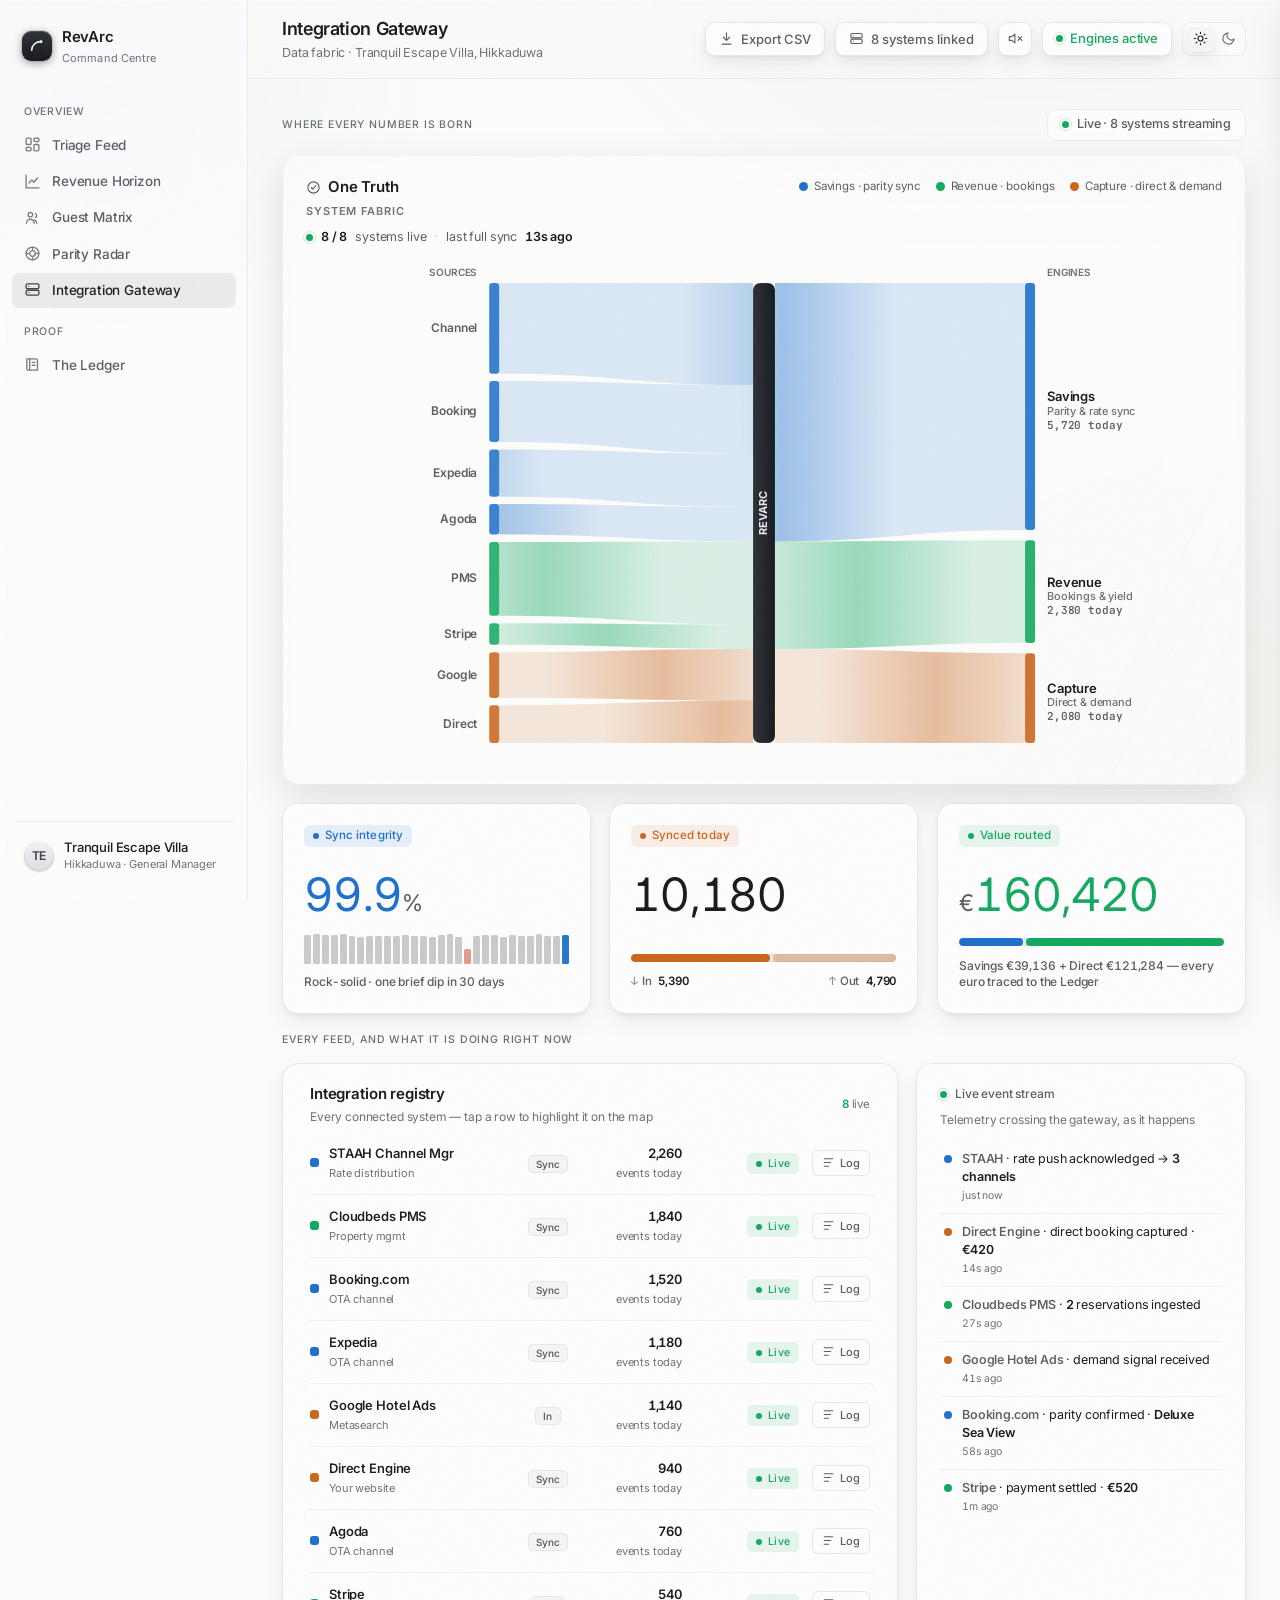
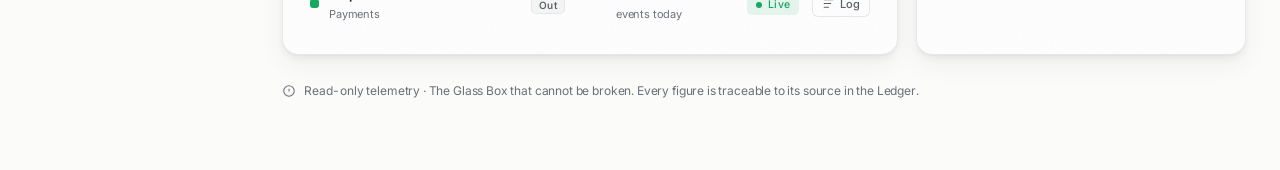
<file: integrations.html>
<!DOCTYPE html>
<html lang="en" data-theme="dark">
<head>
<meta charset="UTF-8" />
<meta name="viewport" content="width=device-width, initial-scale=1.0, viewport-fit=cover" />
<title>RevArc Command Centre · Integration Gateway · v1</title>
<link rel="preconnect" href="https://fonts.googleapis.com">
<link rel="preconnect" href="https://fonts.gstatic.com" crossorigin>
<link href="https://fonts.googleapis.com/css2?family=Inter:wght@400;500;600&family=JetBrains+Mono:wght@500&display=swap" rel="stylesheet" media="print" onload="this.media='all'">
<noscript><link href="https://fonts.googleapis.com/css2?family=Inter:wght@400;500;600&family=JetBrains+Mono:wght@500&display=swap" rel="stylesheet"></noscript>
<link rel="stylesheet" href="assets/revarc-perf.css">
<script src="assets/revarc-perf.js"></script>
<style>
:root[data-theme="dark"]{
  --bg-base:#050607; --bg-sunken:#020303;
  --surface-1:#0F1113; --surface-2:#171A1C; --surface-3:#1E2225;
  --border-subtle:rgba(255,255,255,.05); --border-default:#24272D; --border-strong:#383C44;
  --text-primary:#F7F8F8; --text-secondary:#8B9099; --text-tertiary:#61656C; --w-metric:300;
  --accent:#ECEEF3; --accent-hover:#FFFFFF; --accent-subtle:rgba(255,255,255,.10);
  --sentinel:#3B8FD4; --concierge:#E0883C; --yield:#35C77C;
  --positive:#35C77C; --negative:#E5675A;
  --sentinel-bg:rgba(59,143,212,.14); --concierge-bg:rgba(224,136,60,.14); --yield-bg:rgba(53,199,124,.12);
  --glass-fill:rgba(17,19,22,.5); --glass-brd:rgba(255,255,255,.1); --glass-hi:rgba(255,255,255,.09);
  --card-hi:rgba(255,255,255,.06);
  --elev:0 1px 1px rgba(0,0,0,.12),0 3px 4px rgba(0,0,0,.1),0 8px 14px rgba(0,0,0,.08);
  --elev-lg:0 4px 34px rgba(0,0,0,.6);
  --hover-shadow:0 22px 50px rgba(0,0,0,.62);
  --ambient-a:rgba(59,143,212,.06); --ambient-b:rgba(224,136,60,.03);
  --av-bg:linear-gradient(180deg,#33383F 0%,#1B1E22 100%); --av-fg:#E9EBEE; --av-ring:rgba(255,255,255,.10); --av-hi:rgba(255,255,255,.14);
  --topbar-fill:rgba(10,12,14,.82);
}
:root[data-theme="light"]{
  --bg-base:#FBFBFA; --bg-sunken:#EAECEB;
  --surface-1:#FFFFFF; --surface-2:#FFFFFF; --surface-3:#F5F6F6;
  --border-subtle:rgba(15,17,20,.06); --border-default:rgba(15,17,20,.09); --border-strong:rgba(15,17,20,.15);
  --text-primary:#15171A; --text-secondary:#585D63; --text-tertiary:#6B7077; --w-metric:400;
  --accent:#1B1C1F; --accent-hover:#000000; --accent-subtle:rgba(20,21,24,.07);
  --sentinel:#1A6FCB; --concierge:#C9651A; --yield:#10A85E;
  --positive:#10A85E; --negative:#CF4734;
  --sentinel-bg:rgba(26,111,203,.10); --concierge-bg:rgba(201,101,26,.10); --yield-bg:rgba(16,168,94,.10);
  --glass-fill:rgba(255,255,255,.62); --glass-brd:rgba(15,17,20,.07); --glass-hi:rgba(255,255,255,.85);
  --card-hi:rgba(255,255,255,.9);
  --elev:0 1px 2px rgba(15,17,20,.04),0 4px 10px rgba(15,17,20,.05),0 10px 24px rgba(15,17,20,.05);
  --elev-lg:0 12px 40px rgba(15,17,20,.12);
  --hover-shadow:0 24px 52px rgba(15,17,20,.17);
  --ambient-a:rgba(26,111,203,.05); --ambient-b:rgba(201,101,26,.03);
  --av-bg:linear-gradient(180deg,#F2F3F4 0%,#DCDFE2 100%); --av-fg:#3A3F45; --av-ring:rgba(15,17,20,.10); --av-hi:rgba(255,255,255,.95);
  --topbar-fill:rgba(252,252,251,.85);
}
:root{
  --radius-sm:7px; --radius-md:13px; --radius-lg:16px;
  --r-card:var(--radius-lg); --r-sub:var(--radius-md); --r-control:var(--radius-sm); --r-control-in:calc(var(--radius-sm) - 3px);
  --ease-out:cubic-bezier(.16,1,.3,1); --ease-std:cubic-bezier(.4,0,.2,1); --ease-butter:cubic-bezier(.22,1,.36,1);
  --sidebar-w:248px; --glass-blur:blur(34px) saturate(118%);
}
*{box-sizing:border-box;margin:0;padding:0}
html,body{height:100%}html{background:var(--bg-base)}
body{
  font-family:'Inter',-apple-system,BlinkMacSystemFont,sans-serif;
  font-feature-settings:"cv01" 1,"ss03" 1,"tnum" 1;
  background:var(--bg-base); color:var(--text-primary);
  font-size:14px; font-weight:400; line-height:1.5; letter-spacing:-.011em;
  -webkit-font-smoothing:antialiased; text-rendering:optimizeLegibility;
  transition:background .5s var(--ease-std), color .5s var(--ease-std);
}
body::before{content:"";position:fixed;inset:0;z-index:0;pointer-events:none;
  background:radial-gradient(760px 500px at 80% -6%,var(--ambient-a),transparent 62%),radial-gradient(660px 460px at 4% 8%,var(--ambient-a),transparent 58%),radial-gradient(560px 440px at 94% 78%,var(--ambient-b),transparent 60%);}
.card::after,.meter::after,.panel::after,.sidebar::after,.topbar::after{content:"";position:absolute;inset:0;border-radius:inherit;z-index:3;pointer-events:none;opacity:.07;background-image:url("data:image/svg+xml,%3Csvg xmlns='http://www.w3.org/2000/svg' width='256' height='256'%3E%3Cfilter id='gn'%3E%3CfeTurbulence type='fractalNoise' baseFrequency='0.8' numOctaves='4' stitchTiles='stitch'/%3E%3CfeColorMatrix type='saturate' values='0'/%3E%3C/filter%3E%3Crect width='100%25' height='100%25' filter='url(%23gn)'/%3E%3C/svg%3E");background-size:256px 256px}
.card.sheen::before,.panel.sheen::before{content:"";position:absolute;inset:0;border-radius:inherit;z-index:3;pointer-events:none;opacity:.07;background-image:url("data:image/svg+xml,%3Csvg xmlns='http://www.w3.org/2000/svg' width='256' height='256'%3E%3Cfilter id='gn'%3E%3CfeTurbulence type='fractalNoise' baseFrequency='0.8' numOctaves='4' stitchTiles='stitch'/%3E%3CfeColorMatrix type='saturate' values='0'/%3E%3C/filter%3E%3Crect width='100%25' height='100%25' filter='url(%23gn)'/%3E%3C/svg%3E");background-size:256px 256px}
.tnum{font-variant-numeric:tabular-nums}
.mono{font-family:'JetBrains Mono',monospace;font-variant-numeric:tabular-nums;letter-spacing:-.015em}
::selection{background:var(--accent-subtle)}
:focus-visible{outline:2px solid var(--accent);outline-offset:2px;border-radius:4px}

body.cursor-on,body.cursor-on *{cursor:none !important}
.cursor-dot,.cursor-ring{position:fixed;top:0;left:0;z-index:10000;pointer-events:none;border-radius:50%;will-change:transform;opacity:0;transition:opacity .3s}
body.cursor-on .cursor-dot{opacity:1}
.cursor-dot{width:6px;height:6px;background:var(--accent)}
.cursor-ring{width:30px;height:30px;border:1.5px solid var(--accent);
  transition:width .3s var(--ease-out),height .3s var(--ease-out),background .3s,border-color .3s,opacity .3s}
body.cursor-on .cursor-ring{opacity:.4}
body.cursor-on .cursor-ring.hot{width:44px;height:44px;opacity:.55;background:transparent}

.sheen::after{content:"";position:absolute;inset:0;border-radius:inherit;pointer-events:none;z-index:1;
  background:linear-gradient(115deg,transparent 36%,var(--glass-hi) 50%,transparent 64%);
  background-size:260% 100%;background-position:var(--sheen,0%) 0;opacity:.45;mix-blend-mode:overlay;transition:background-position .15s linear}

.app{display:grid;grid-template-columns:var(--sidebar-w) 1fr;min-height:100vh;position:relative;z-index:1}
.sidebar{display:flex;flex-direction:column;position:sticky;top:0;height:100vh;padding:18px 12px;
  background:var(--glass-fill);backdrop-filter:var(--glass-blur);-webkit-backdrop-filter:var(--glass-blur);
  box-shadow:inset -1px 0 0 var(--glass-brd),inset 0 1px 0 var(--glass-hi)}
.brand{display:flex;align-items:center;gap:10px;padding:8px 10px 22px}
.brand-mark{width:30px;height:30px;border-radius:9px;background:linear-gradient(180deg,#2B2F35 0%,#14161A 100%);display:grid;place-items:center;flex:none;box-shadow:inset 0 1px 0 rgba(255,255,255,.14),0 2px 8px rgba(0,0,0,.4),0 0 0 1px var(--border-default)}
.brand-mark svg{width:16px;height:16px;color:#fff}
.brand-name{font-weight:590;font-size:15px;letter-spacing:-.02em}
.brand-sub{font-size:11px;color:var(--text-tertiary);letter-spacing:.01em;margin-top:1px}
.nav-label{font-size:10.5px;font-weight:510;letter-spacing:.07em;text-transform:uppercase;color:var(--text-tertiary);padding:16px 12px 7px}
.nav-item{display:flex;align-items:center;gap:11px;padding:8px 12px;border-radius:7px;color:var(--text-secondary);font-size:13.5px;font-weight:500;cursor:pointer;position:relative;transition:background .18s var(--ease-out),color .18s;border:none;background:none;width:100%;text-align:left;font-family:inherit;text-decoration:none}
.nav-item svg{width:17px;height:17px;flex:none;opacity:.82}
.nav-item:hover{background:var(--surface-2);color:var(--text-primary)}
.nav-item.active{background:var(--accent-subtle);color:var(--accent);box-shadow:inset 0 1px 0 var(--card-hi)}
.sidebar-foot{margin-top:auto;padding:12px 8px 4px;border-top:1px solid var(--border-subtle)}
.user-chip{display:flex;align-items:center;gap:10px;padding:6px 4px}
.avatar{width:30px;height:30px;border-radius:50%;background:var(--av-bg);display:grid;place-items:center;font-size:12px;font-weight:600;color:var(--av-fg);flex:none;box-shadow:inset 0 1px 0 var(--av-hi),inset 0 0 0 1px var(--av-ring),0 1px 2px rgba(0,0,0,.18)}
.user-name{font-size:13px;font-weight:510;line-height:1.2}
.user-role{font-size:11px;color:var(--text-tertiary)}

.main{display:flex;flex-direction:column;min-width:0}
.topbar{position:sticky;top:0;z-index:20;display:flex;align-items:center;gap:16px;padding:15px 34px;isolation:isolate;
  background:var(--topbar-fill);backdrop-filter:var(--glass-blur);-webkit-backdrop-filter:var(--glass-blur);
  border-bottom:1px solid var(--glass-brd);box-shadow:inset 0 1px 0 var(--glass-hi)}
.page-title{font-size:18px;font-weight:590;letter-spacing:-.02em}
.page-meta{font-size:12.5px;color:var(--text-tertiary);margin-top:2px}
.vbadge{font-size:10px;font-weight:510;letter-spacing:.05em;text-transform:uppercase;color:var(--accent);background:var(--accent-subtle);padding:4px 9px;border-radius:6px;box-shadow:inset 0 0 0 1px var(--glass-brd),inset 0 1px 0 var(--card-hi)}
.topbar-right{margin-left:auto;display:flex;align-items:center;gap:10px}
.pill{display:inline-flex;align-items:center;gap:7px;height:34px;padding:0 13px;border-radius:9px;border:1px solid var(--border-default);background:var(--surface-2);font-size:13px;font-weight:500;color:var(--text-secondary);cursor:pointer;transition:.28s var(--ease-butter);font-family:inherit;box-shadow:var(--elev),inset 0 1px 0 var(--card-hi)}
.pill:hover{border-color:var(--border-strong);color:var(--text-primary);transform:translateY(-1px);box-shadow:var(--hover-shadow),inset 0 1px 0 var(--card-hi)}
.pill svg{width:15px;height:15px}
.pill.icon-only{padding:0;width:34px;justify-content:center}
.sync{color:var(--positive);cursor:default}
.sync:hover{transform:none}
.dot{width:7px;height:7px;border-radius:50%;background:currentColor;position:relative}
.dot.breathe::after{content:"";position:absolute;inset:-3px;border-radius:50%;border:1px solid currentColor;opacity:.22}
@keyframes breathe{0%,100%{transform:scale(1);opacity:.35}50%{transform:scale(1.9);opacity:0}}
.theme-toggle{display:flex;align-items:center;border:1px solid var(--glass-brd);border-radius:9px;background:var(--glass-fill);backdrop-filter:var(--glass-blur);-webkit-backdrop-filter:var(--glass-blur);padding:3px;height:34px;box-shadow:inset 0 1px 0 var(--glass-hi)}
.theme-toggle button{width:28px;height:26px;border:none;background:none;border-radius:6px;display:grid;place-items:center;cursor:pointer;color:var(--text-tertiary);transition:.45s var(--ease-butter)}
.theme-toggle button svg{width:15px;height:15px}
.theme-toggle button.on{background:var(--surface-3);color:var(--text-primary);box-shadow:var(--elev),inset 0 1px 0 var(--card-hi)}

.content{padding:30px 34px 70px;max-width:1500px;width:100%}
.section-eyebrow{font-size:10.5px;font-weight:510;letter-spacing:.08em;text-transform:uppercase;color:var(--text-tertiary);margin-bottom:15px}
.eyebrow-row{display:flex;align-items:center;justify-content:space-between;gap:16px;margin-bottom:15px}
.eyebrow-row .section-eyebrow{margin-bottom:0}
.live-chip{display:inline-flex;align-items:center;gap:8px;height:32px;padding:0 14px;border-radius:9px;border:1px solid var(--glass-brd);background:var(--glass-fill);backdrop-filter:var(--glass-blur);-webkit-backdrop-filter:var(--glass-blur);font-size:12.5px;font-weight:510;color:var(--text-secondary);box-shadow:inset 0 1px 0 var(--glass-hi)}
.live-chip .dot{color:var(--positive)}

.card,.meter,.panel{position:relative;isolation:isolate}
.card{background:var(--surface-1);border-radius:var(--r-card);padding:22px 24px;overflow:hidden;
  box-shadow:inset 0 0 0 1px var(--border-default),inset 0 1px 0 var(--card-hi),var(--elev)}
.card.glass{background:var(--glass-fill);backdrop-filter:var(--glass-blur);-webkit-backdrop-filter:var(--glass-blur);
  box-shadow:inset 0 1px 0 var(--glass-hi),inset 0 0 0 1px var(--glass-brd),var(--elev-lg)}
.lift{transition:transform .5s var(--ease-butter),box-shadow .5s var(--ease-butter)}
.lift:hover{transform:translateY(-4px);box-shadow:inset 0 0 0 1px var(--border-strong),inset 0 1px 0 var(--card-hi),var(--hover-shadow)}
.card.glass.lift:hover,.panel.glass.lift:hover{box-shadow:inset 0 1px 0 var(--glass-hi),inset 0 0 0 1px var(--glass-brd),var(--hover-shadow)}
.tilt{transition:transform .45s var(--ease-butter),box-shadow .5s var(--ease-butter);transform-style:preserve-3d;will-change:transform}
.glare{display:none;position:absolute;inset:0;border-radius:inherit;pointer-events:none;z-index:1;opacity:0;transition:opacity .5s var(--ease-out);
  background-image:url("data:image/svg+xml;utf8,<svg xmlns='http://www.w3.org/2000/svg' width='140' height='140'><filter id='n'><feTurbulence type='fractalNoise' baseFrequency='0.85' numOctaves='2' stitchTiles='stitch'/></filter><rect width='100%25' height='100%25' filter='url(%23n)' opacity='0.55'/></svg>"),radial-gradient(560px circle at var(--gx,50%) var(--gy,50%),var(--glass-hi) 0%,rgba(255,255,255,.05) 26%,rgba(255,255,255,.015) 46%,transparent 68%);
  background-size:140px 140px,100% 100%;background-blend-mode:overlay;mix-blend-mode:soft-light}
.tilt:hover{transform:translateY(-3px);box-shadow:inset 0 0 0 1px var(--border-strong),inset 0 1px 0 var(--card-hi),var(--hover-shadow)}
.card.glass.tilt:hover,.panel.glass.tilt:hover{transform:translateY(-3px);box-shadow:inset 0 1px 0 var(--glass-hi),inset 0 0 0 1px var(--glass-brd),var(--hover-shadow)}
.tilt:hover .glare{opacity:.34}

.kpi-eyebrow{font-size:12px;color:var(--text-secondary);font-weight:500;display:flex;align-items:center;gap:8px;margin-bottom:14px;position:relative;z-index:2}
.kpi-value{font-size:46px;font-weight:var(--w-metric);letter-spacing:-.035em;line-height:1;position:relative;z-index:2}
.kpi-cur{font-size:.52em;color:var(--text-secondary);font-weight:400;margin-right:3px}
.kpi-sub{font-size:12.5px;color:var(--text-tertiary);margin-top:9px;line-height:1.5;position:relative;z-index:2}

.od{display:inline-flex;align-items:flex-start}
.od-cell{display:inline-block;height:1em;line-height:1;overflow:hidden;vertical-align:top}
.od-strip{display:flex;flex-direction:column;transition:transform .9s var(--ease-butter)}
.od-strip>span{height:1em;line-height:1;display:block}
.od-sep{display:inline-block}

.meters{display:grid;grid-template-columns:repeat(4,1fr);gap:18px;margin-bottom:18px}
.trio{display:grid;grid-template-columns:repeat(3,1fr);gap:18px;margin-bottom:18px}
.gw-truth{display:flex;align-items:center;gap:8px;font-size:12.5px;color:var(--text-secondary);margin-top:9px}
.gw-truth b{color:var(--text-primary);font-weight:600}
.gw-truth .gw-dot{opacity:.4}
.io-split{display:flex;flex-direction:column;gap:10px}
.io-track{display:flex;gap:3px;height:8px;border-radius:5px;overflow:hidden;background:var(--bg-sunken);box-shadow:inset 0 0 0 1px var(--border-subtle)}
.io-track i{display:block;height:100%;width:0;border-radius:4px;transition:width .9s var(--ease-out)}
.io-in{background:var(--concierge)}
.io-out{background:color-mix(in srgb,var(--concierge) 36%,transparent)}
.io-tags{display:flex;justify-content:space-between;font-size:11.5px;color:var(--text-secondary);font-weight:510}
.io-tags b{color:var(--text-primary);font-weight:600;margin-left:4px}
.io-ar{font-family:"JetBrains Mono",monospace;margin-right:4px;opacity:.7}
.vroute{display:flex;gap:3px;height:8px;border-radius:5px;overflow:hidden;background:var(--bg-sunken);box-shadow:inset 0 0 0 1px var(--border-subtle);margin-bottom:2px}
.vroute i{display:block;height:100%;width:0;border-radius:4px;transition:width 1s var(--ease-out)}
.vroute .vs{background:var(--sentinel)}
.vroute .vr{background:var(--yield)}
.meter{background:var(--surface-1);border-radius:var(--r-card);padding:22px 22px 24px;overflow:hidden;min-height:188px;display:flex;flex-direction:column;
  box-shadow:inset 0 0 0 1px var(--border-default),inset 0 1px 0 var(--card-hi),var(--elev)}
.meter .kpi-value{font-size:46px;font-weight:400;letter-spacing:-.025em;line-height:1.02;margin-top:10px}
.meter .kpi-cur{font-size:.5em;vertical-align:baseline;margin-right:1px}
.meter .kpi-sub{margin-top:auto;padding-top:14px}
.kpi-foot{margin-top:auto;padding-top:16px;display:flex;flex-direction:column;gap:10px}
.kpi-foot .kpi-sub{margin-top:0;padding-top:0}
.kpi-status{display:flex;align-items:center;gap:7px;font-size:12px;font-weight:510;color:var(--text-secondary);line-height:1.35}
.kpi-status .cs-ic{width:14px;height:14px;flex:none}
.kpi-status.ok{color:color-mix(in srgb,var(--positive) 72%,var(--text-secondary))}
.kpi-status.warn{color:var(--concierge)}
.pips{display:flex;align-items:flex-end;gap:5px;height:24px}
.pip{flex:1;height:100%;border-radius:3px;background:var(--bg-sunken);box-shadow:inset 0 0 0 1px var(--border-subtle)}
.pip>i{display:block;height:100%;border-radius:inherit;background:var(--c);transform:scaleY(0);transform-origin:bottom;transition:transform .55s var(--ease-out)}
.pip.on>i{transform:scaleY(1)}
.ustrip{display:flex;align-items:flex-end;gap:2px;height:30px}
.ubar{flex:1;border-radius:1.5px;background:var(--text-tertiary);opacity:.36;transform-origin:bottom;transition:transform .5s var(--ease-out)}
.ubar.today{background:var(--sentinel);opacity:.95}
.ubar.dip{background:var(--negative);opacity:.55}
.kpi-spark{width:100%;height:32px;display:block;overflow:visible}
.lscale{display:flex;flex-direction:column;gap:8px;padding-top:3px}
.ltrack{position:relative;height:6px;border-radius:4px;background:var(--bg-sunken);box-shadow:inset 0 0 0 1px var(--border-subtle)}
.lfill{position:absolute;left:0;top:0;height:100%;width:0;border-radius:4px;background:var(--sentinel);opacity:.5;transition:width .85s var(--ease-out)}
.lmark{position:absolute;top:50%;left:0;width:11px;height:11px;border-radius:50%;background:var(--surface-1);box-shadow:inset 0 0 0 2px var(--sentinel),0 1px 3px rgba(0,0,0,.35);transform:translate(-50%,-50%);transition:left .85s var(--ease-out)}
.lscale-tags{display:flex;justify-content:space-between;font-size:9.5px;letter-spacing:.05em;text-transform:uppercase;color:var(--text-tertiary)}

.chip{display:inline-flex;align-items:center;gap:6px;height:22px;padding:0 9px;border-radius:6px;font-size:11.5px;font-weight:510;letter-spacing:.005em;box-shadow:inset 0 0 0 1px rgba(255,255,255,.05)}
.chip .cdot{width:6px;height:6px;border-radius:50%;background:var(--c)}
.chip.sentinel{--c:var(--sentinel);background:var(--sentinel-bg);color:var(--sentinel)}
.chip.concierge{--c:var(--concierge);background:var(--concierge-bg);color:var(--concierge)}
.chip.yield{--c:var(--yield);background:var(--yield-bg);color:var(--yield)}

.chart-head{display:flex;align-items:flex-start;justify-content:space-between;gap:16px;position:relative;z-index:2}
.chart-head .sub{font-size:12.5px;color:var(--text-tertiary);margin-top:4px;max-width:560px;line-height:1.5}
.chart-cap{font-size:12px;color:var(--text-tertiary);margin-top:10px;position:relative;z-index:2}
.panel-pad{padding:20px 22px;position:relative;z-index:2}
.panel-pad h4{font-size:15px;font-weight:600;letter-spacing:-.01em}
.panel-pad .sub{font-size:12px;color:var(--text-tertiary);margin-top:2px}
.panel{background:var(--surface-1);border-radius:var(--r-card);overflow:hidden;box-shadow:inset 0 0 0 1px var(--border-default),inset 0 1px 0 var(--card-hi),var(--elev)}

.split-2{display:grid;grid-template-columns:1fr 330px;gap:18px;margin-bottom:18px;align-items:stretch}
.split-2>div{height:100%}
.track{height:8px;border-radius:5px;background:var(--bg-sunken);overflow:hidden;box-shadow:inset 0 0 0 1px var(--border-subtle),inset 0 1px 2px rgba(0,0,0,.3)}
.track i{display:block;height:100%;width:0;border-radius:5px;background:linear-gradient(90deg,var(--c),color-mix(in srgb,var(--c) 60%,white));transition:width 1.1s var(--ease-out)}

.foot-note{margin-top:28px;font-size:12px;color:var(--text-tertiary);display:flex;align-items:center;gap:8px}
.foot-note svg{flex:none}

@keyframes cardin{from{opacity:0;transform:translateY(12px)}to{opacity:1;transform:none}}
.anim{animation:cardin .65s var(--ease-out) backwards}
.d1{animation-delay:.04s}.d2{animation-delay:.1s}.d3{animation-delay:.16s}.d4{animation-delay:.22s}.d5{animation-delay:.28s}.d6{animation-delay:.34s}.d7{animation-delay:.4s}

.m-tip{position:fixed;pointer-events:none;opacity:0;transition:opacity .16s var(--ease-out);z-index:220;min-width:172px;padding:12px 14px;border-radius:11px;background:var(--surface-3);box-shadow:inset 0 0 0 1px var(--glass-brd),var(--elev-lg)}
.m-tip.on{opacity:1}
.m-tip .tn{font-size:13px;font-weight:600;letter-spacing:-.01em;display:flex;align-items:center;gap:7px}
.m-tip .tn .tdot{width:8px;height:8px;border-radius:50%;flex:none}
.m-tip .tr2{display:flex;justify-content:space-between;gap:16px;font-size:11.5px;color:var(--text-secondary);margin-top:6px}
.m-tip .tr2 b{color:var(--text-primary);font-weight:600}
.m-tip .ttag{margin-top:9px;font-size:10.5px;font-weight:510;letter-spacing:.02em;display:inline-flex;align-items:center;gap:5px;padding:3px 8px;border-radius:5px}
@media(max-width:760px){.m-tip{max-width:min(240px,calc(100vw - 28px));white-space:normal;line-height:1.35}}

/* ===== Hero: Integration Gateway constellation ===== */
.gw-card{margin-bottom:18px}
.gw-kicker{margin-bottom:9px;color:var(--text-tertiary);text-transform:uppercase;letter-spacing:.08em;font-size:11px;font-weight:600}
.gw-hgroup{display:flex;flex-direction:column;gap:6px}
.gw-title{font-size:15px;font-weight:600;letter-spacing:-.01em;line-height:1.25;color:var(--text-primary);display:inline-flex;align-items:center;gap:7px}
.gw-title svg{width:15px;height:15px;flex:none;color:var(--text-secondary)}
.gw-legend{display:flex;gap:15px;font-size:11.5px;color:var(--text-secondary);flex-wrap:wrap;justify-content:flex-end}
.gw-legend .lg{display:inline-flex;align-items:center;gap:6px}
.gw-legend .lg i{width:9px;height:9px;border-radius:50%;display:inline-block}
.gw-legend .lg i.sav{background:var(--sentinel)}
.gw-legend .lg i.rev{background:var(--yield)}
.gw-legend .lg i.cap{background:var(--concierge)}
.gw-wrap{position:relative;height:500px;margin-top:16px;z-index:2}
#gatewayCanvas{position:absolute;inset:0;width:100%;height:100%;touch-action:none;cursor:crosshair}
.gw-cap{font-size:12px;color:var(--text-tertiary);margin-top:12px;position:relative;z-index:2}

/* ===== Integration registry ===== */
.reg{display:flex;flex-direction:column}
.reg-head{display:flex;align-items:center;justify-content:space-between;gap:12px;padding:0 6px 6px}
.reg-count{font-size:11.5px;color:var(--text-tertiary)}
.reg-count b{color:var(--yield);font-weight:600}
.rrow{display:flex;align-items:center;gap:13px;padding:12px 6px;border-top:1px solid var(--border-subtle);border-radius:8px;transition:background .2s var(--ease-out);cursor:default}
.rrow:first-of-type{border-top:none}
.rrow.hl{background:var(--accent-subtle)}
.rch{display:flex;align-items:center;gap:10px;width:190px;flex:none}
.rch .rd{width:9px;height:9px;border-radius:3px;flex:none;background:var(--c)}
.rname{font-size:13px;font-weight:560;letter-spacing:-.01em;white-space:nowrap;overflow:hidden;text-overflow:ellipsis}
.rcat{font-size:11px;color:var(--text-tertiary);margin-top:2px;white-space:nowrap;overflow:hidden;text-overflow:ellipsis}
.rdir{flex:none;width:70px;text-align:center}
.dbadge{font-size:10px;font-weight:560;letter-spacing:.02em;padding:3px 8px;border-radius:5px;background:var(--surface-3);color:var(--text-secondary);white-space:nowrap;box-shadow:inset 0 0 0 1px var(--border-subtle)}
.rthru{flex:1;text-align:right;font-variant-numeric:tabular-nums;min-width:0}
.rthru .rt{font-size:13px;font-weight:600}
.rthru .rtl{font-size:11px;color:var(--text-tertiary);margin-top:2px}
.rstat{flex:none;width:104px;text-align:right}
.pstat{font-size:10.5px;font-weight:510;letter-spacing:.02em;padding:3px 9px;border-radius:5px;white-space:nowrap;display:inline-flex;align-items:center;gap:6px}
.pstat .sd{width:6px;height:6px;border-radius:50%;background:currentColor}
.ps-live{background:var(--yield-bg);color:var(--yield)}
.ps-sync{background:var(--sentinel-bg);color:var(--sentinel)}
.ps-warn{background:var(--concierge-bg);color:var(--concierge)}

/* ===== Feed drill-in (view log + reconnect) ===== */
.rlog{flex:none;display:inline-flex;align-items:center;gap:5px;height:26px;padding:0 9px;border-radius:6px;border:1px solid var(--border-default);background:var(--surface-2);color:var(--text-secondary);font-size:11px;font-weight:510;font-family:inherit;cursor:pointer;transition:.2s var(--ease-out);box-shadow:inset 0 1px 0 var(--card-hi)}
.rlog:hover{border-color:var(--border-strong);color:var(--text-primary);transform:translateY(-1px)}
.rlog svg{width:13px;height:13px}
.attn-link{cursor:pointer;color:var(--concierge);font-weight:600;text-decoration:underline;text-underline-offset:2px}
.attn-ok{color:var(--yield);font-weight:600;cursor:pointer}
.fd-overlay{position:fixed;inset:0;z-index:9000;background:rgba(4,5,7,.46);backdrop-filter:blur(2px);opacity:0;pointer-events:none;transition:opacity .3s var(--ease-out)}
.fd-overlay.on{opacity:1;pointer-events:auto}
.fd-drawer{position:fixed;top:0;right:0;height:100vh;width:392px;max-width:92vw;z-index:9001;display:flex;flex-direction:column;background:var(--glass-fill);backdrop-filter:var(--glass-blur);-webkit-backdrop-filter:var(--glass-blur);box-shadow:inset 1px 0 0 var(--glass-brd),var(--elev-lg);transform:translateX(102%);transition:transform .42s var(--ease-butter)}
.fd-drawer.on{transform:none}
.fd-top{display:flex;align-items:flex-start;gap:12px;padding:22px 24px 16px;border-bottom:1px solid var(--border-subtle)}
.fd-tt{flex:1;min-width:0}
.fd-name{font-size:16px;font-weight:600;letter-spacing:-.02em;display:flex;align-items:center;gap:9px}
.fd-name .nd{width:10px;height:10px;border-radius:3px;flex:none;background:var(--c)}
.fd-cat{font-size:12px;color:var(--text-tertiary);margin-top:3px}
.fd-x{flex:none;width:30px;height:30px;border:none;border-radius:8px;background:var(--surface-2);color:var(--text-secondary);cursor:pointer;display:grid;place-items:center;box-shadow:inset 0 0 0 1px var(--border-subtle)}
.fd-x:hover{color:var(--text-primary)}
.fd-x svg{width:15px;height:15px}
.fd-body{flex:1;overflow-y:auto;padding:18px 24px}
.fd-badge{display:inline-flex;align-items:center;gap:6px;font-size:11px;font-weight:560;letter-spacing:.02em;padding:4px 10px;border-radius:6px}
.fd-badge .sd{width:7px;height:7px;border-radius:50%;background:currentColor}
.fd-grid{display:grid;grid-template-columns:1fr 1fr;gap:13px 16px;margin:18px 0 6px}
.fd-cell .k{font-size:10.5px;letter-spacing:.05em;text-transform:uppercase;color:var(--text-tertiary)}
.fd-cell .v{font-size:14px;font-weight:560;margin-top:3px;font-variant-numeric:tabular-nums}
.fd-sec{font-size:10.5px;font-weight:510;letter-spacing:.07em;text-transform:uppercase;color:var(--text-tertiary);margin:22px 0 8px}
.fd-log{display:flex;flex-direction:column}
.fd-le{display:flex;gap:10px;padding:9px 0;border-top:1px solid var(--border-subtle);font-size:12.5px}
.fd-le:first-child{border-top:none}
.fd-le .lt{flex:none;width:64px;color:var(--text-tertiary);font-size:11px;font-variant-numeric:tabular-nums;padding-top:1px}
.fd-le .lm{flex:1;color:var(--text-primary);line-height:1.45}
.fd-foot{display:flex;gap:10px;padding:16px 24px;border-top:1px solid var(--border-subtle)}
.fd-btn{flex:1;height:38px;border-radius:9px;border:1px solid var(--border-default);background:var(--surface-2);color:var(--text-secondary);font-size:13px;font-weight:560;font-family:inherit;cursor:pointer;display:inline-flex;align-items:center;justify-content:center;gap:7px;transition:.2s var(--ease-out)}
.fd-btn:hover{border-color:var(--border-strong);color:var(--text-primary)}
.fd-btn svg{width:15px;height:15px}
.fd-btn.primary{background:var(--accent);color:var(--bg-base);border-color:var(--accent)}
.fd-btn.primary:hover{background:var(--accent-hover)}
.fd-btn:disabled{opacity:.5;cursor:default}

/* ===== Live event stream ===== */
.estream-card{height:100%;display:flex;flex-direction:column}
.estream{display:flex;flex-direction:column;margin-top:12px;flex:1;overflow:hidden}
.ev{display:flex;align-items:flex-start;gap:10px;padding:9px 4px;border-top:1px solid var(--border-subtle)}
.ev:first-child{border-top:none}
.evdot{width:8px;height:8px;border-radius:50%;background:var(--c);margin-top:5px;flex:none}
.evb{flex:1;min-width:0}
.evmsg{font-size:12.5px;line-height:1.45;color:var(--text-primary)}
.evmsg .evsrc{color:var(--text-secondary);font-weight:560}
.evmsg b{font-weight:600}
.evtime{font-size:10.5px;color:var(--text-tertiary);margin-top:2px;font-variant-numeric:tabular-nums}
@keyframes evin{from{opacity:0;transform:translateY(-7px)}to{opacity:1;transform:none}}
.ev.fresh{animation:evin .5s var(--ease-out)}

@media(max-width:760px){
  .reg-head{padding:0 2px 10px;align-items:flex-start}
  .reg-head .sub{line-height:1.45;max-width:28em}
  #regList{display:flex;flex-direction:column;gap:10px;margin-top:4px}
  .rrow{
    display:grid;
    grid-template-columns:minmax(0,1fr) minmax(96px,max-content);
    grid-template-rows:auto auto auto;
    gap:6px 14px;
    align-items:start;
    padding:14px 16px;
    margin:0;
    border-top:none;
    border-radius:var(--r-card);
    background:var(--surface-2);
    box-shadow:inset 0 0 0 1px var(--border-default),inset 0 1px 0 var(--card-hi),var(--elev);
    overflow:hidden;
    -webkit-tap-highlight-color:transparent;
  }
  .rrow.hl{background:var(--accent-subtle);box-shadow:inset 0 0 0 1px var(--border-strong),inset 0 1px 0 var(--card-hi),var(--elev)}
  .rrow .rch{grid-column:1;grid-row:1;width:auto;min-width:0}
  .rrow .rname{font-size:14px;font-weight:600;letter-spacing:-.015em;line-height:1.25}
  .rrow .rcat{font-size:11px;line-height:1.35;margin-top:3px;white-space:normal}
  .rrow .rstat{grid-column:2;grid-row:1;width:auto;justify-self:end;align-self:start;text-align:right}
  .rrow .rdir{grid-column:1;grid-row:2;width:auto;text-align:left;align-self:center}
  .rrow .rthru{
    grid-column:2;grid-row:2;
    width:auto;flex:none;min-width:0;
    justify-self:end;text-align:right;
    display:flex;flex-direction:column;align-items:flex-end;gap:1px;
  }
  .rrow .rthru .rt{font-size:16px;font-weight:700;letter-spacing:-.02em;line-height:1.1}
  .rrow .rthru .rtl{font-size:10px;margin-top:0}
  .rrow .rlog{
    grid-column:2;grid-row:3;
    justify-self:end;align-self:end;
    height:30px;padding:0 11px;font-size:10.5px;
  }
  .panel-pad.reg{padding:16px}
}

@media(max-width:1100px){.meters{grid-template-columns:1fr 1fr}.trio{grid-template-columns:1fr}.split-2{grid-template-columns:1fr}}
@media(max-width:760px){.app{grid-template-columns:1fr}.fd-grid{grid-template-columns:1fr}}
@media(max-width:760px){.gw-wrap{height:min(100vw,460px)}}
@media(max-width:560px){.meters{grid-template-columns:1fr}.gw-wrap{height:min(115vw,480px)}}
@media(prefers-reduced-motion:reduce){*{animation:none!important;transition:none!important}}
</style>
  <!-- self-contained: command palette + design kit are inlined per page -->
</head>
<body>
<div class="cursor-ring"></div><div class="cursor-dot"></div>
<div class="app">
  <aside class="sidebar">
    <div class="brand">
      <div class="brand-mark"><svg viewBox="0 0 24 24" fill="none" stroke="currentColor" stroke-width="2.3" stroke-linecap="round" stroke-linejoin="round"><path d="M4 18.5 A 13 13 0 0 1 18 5.5"/><circle cx="18" cy="5.5" r="2.1" fill="currentColor" stroke="none"/></svg></div>
      <div><div class="brand-name">RevArc</div><div class="brand-sub">Command Centre</div></div>
    </div>
    <div class="nav-label">Overview</div>
    <a class="nav-item" href="index.html"><svg viewBox="0 0 24 24" fill="none" stroke="currentColor" stroke-width="1.9" stroke-linecap="round" stroke-linejoin="round"><rect x="3" y="3" width="7" height="9" rx="1.5"/><rect x="14" y="3" width="7" height="5" rx="1.5"/><rect x="14" y="12" width="7" height="9" rx="1.5"/><rect x="3" y="16" width="7" height="5" rx="1.5"/></svg>Triage Feed</a>
    <a class="nav-item" href="horizon.html"><svg viewBox="0 0 24 24" fill="none" stroke="currentColor" stroke-width="1.9" stroke-linecap="round" stroke-linejoin="round"><path d="M3 3v18h18"/><path d="M7 14l4-4 3 3 5-6"/></svg>Revenue Horizon</a>
    <a class="nav-item" href="guests.html"><svg viewBox="0 0 24 24" fill="none" stroke="currentColor" stroke-width="1.9" stroke-linecap="round" stroke-linejoin="round"><circle cx="9" cy="8" r="3.2"/><path d="M3.5 20a5.5 5.5 0 0 1 11 0"/><path d="M16 6.5a3 3 0 0 1 0 5.6"/><path d="M18 20a5 5 0 0 0-3-4.6"/></svg>Guest Matrix</a>
    <a class="nav-item" href="parity.html"><svg viewBox="0 0 24 24" fill="none" stroke="currentColor" stroke-width="1.9" stroke-linecap="round" stroke-linejoin="round"><circle cx="12" cy="12" r="9"/><circle cx="12" cy="12" r="4"/><path d="M12 3v3M12 18v3M3 12h3M18 12h3"/></svg>Parity Radar</a>
    <a class="nav-item active" href="integrations.html"><svg viewBox="0 0 24 24" fill="none" stroke="currentColor" stroke-width="1.9" stroke-linecap="round" stroke-linejoin="round"><rect x="3" y="4" width="18" height="7" rx="2"/><rect x="3" y="13" width="18" height="7" rx="2"/><path d="M7 7.5h.01M7 16.5h.01"/></svg>Integration Gateway</a>
    <div class="nav-label">Proof</div>
    <a class="nav-item" href="ledger.html"><svg viewBox="0 0 24 24" fill="none" stroke="currentColor" stroke-width="1.9" stroke-linecap="round" stroke-linejoin="round"><path d="M4 4h13a2 2 0 0 1 2 2v14H6a2 2 0 0 1-2-2z"/><path d="M8 4v16M11.5 9h4M11.5 13h4"/></svg>The Ledger</a>
    <div class="sidebar-foot">
      <div class="user-chip">
        <div class="avatar">TE</div>
        <div><div class="user-name">Tranquil Escape Villa</div><div class="user-role">Hikkaduwa · General Manager</div></div>
      </div>
    </div>
  </aside>

  <div class="main">
    <header class="topbar">
      <div style="display:flex;align-items:center;gap:12px">
        <div>
          <div class="page-title">Integration Gateway</div>
          <div class="page-meta">Data fabric · Tranquil Escape Villa, Hikkaduwa</div>
        </div>
      </div>
      <div class="topbar-right">
        <button class="pill" id="exportBtn" onclick="exportHealth()"><svg viewBox="0 0 24 24" fill="none" stroke="currentColor" stroke-width="1.8" stroke-linecap="round" stroke-linejoin="round"><path d="M12 3v12M7 10l5 5 5-5M5 21h14"/></svg>Export CSV</button>
        <button class="pill"><svg viewBox="0 0 24 24" fill="none" stroke="currentColor" stroke-width="1.8" stroke-linecap="round" stroke-linejoin="round"><rect x="3" y="4" width="18" height="7" rx="2"/><rect x="3" y="13" width="18" height="7" rx="2"/><path d="M7 7.5h.01M7 16.5h.01"/></svg>8 systems linked</button>
        <button class="pill icon-only" id="soundBtn" aria-label="Toggle sound" title="Sound off"><svg id="soundIcon" viewBox="0 0 24 24" fill="none" stroke="currentColor" stroke-width="1.8" stroke-linecap="round" stroke-linejoin="round"><path d="M11 5L6 9H2v6h4l5 4V5z"/><line x1="22" y1="9" x2="16" y2="15"/><line x1="16" y1="9" x2="22" y2="15"/></svg></button>
        <span class="pill sync"><span class="dot breathe"></span>Engines active</span>
        <div class="theme-toggle" role="group" aria-label="Theme">
          <button id="toLight" onclick="setTheme('light',event)" aria-label="Light"><svg viewBox="0 0 24 24" fill="none" stroke="currentColor" stroke-width="1.9" stroke-linecap="round" stroke-linejoin="round"><circle cx="12" cy="12" r="4"/><path d="M12 2v2M12 20v2M4.9 4.9l1.4 1.4M17.7 17.7l1.4 1.4M2 12h2M20 12h2M4.9 19.1l1.4-1.4M17.7 6.3l1.4-1.4"/></svg></button>
          <button id="toDark" class="on" onclick="setTheme('dark',event)" aria-label="Dark"><svg viewBox="0 0 24 24" fill="none" stroke="currentColor" stroke-width="1.9" stroke-linecap="round" stroke-linejoin="round"><path d="M21 12.8A9 9 0 1 1 11.2 3a7 7 0 0 0 9.8 9.8z"/></svg></button>
        </div>
      </div>
    </header>

    <main class="content">
      <div class="eyebrow-row">
        <div class="section-eyebrow">Where every number is born</div>
        <div class="live-chip"><span class="dot breathe"></span>Live · 8 systems streaming</div>
      </div>

      <div class="card glass sheen tilt anim d1 gw-card">
        <div class="glare"></div>
        <div class="chart-head">
          <div>
            <div class="gw-hgroup">
              <div class="gw-title"><svg viewBox="0 0 24 24" fill="none" stroke="currentColor" stroke-width="1.8" stroke-linecap="round" stroke-linejoin="round" aria-hidden="true"><circle cx="12" cy="12" r="9"/><path d="m8.5 12 2.5 2.5 4.5-5"/></svg>One Truth</div>
              <div class="kpi-eyebrow gw-kicker" style="margin-bottom:0">System fabric</div>
            </div>
            <div class="gw-truth"><span class="dot breathe" style="color:var(--yield)"></span><b id="gwLive">8 / 8</b> systems live <span class="gw-dot">&middot;</span> last full sync <b id="gwSync">9s ago</b></div>
          </div>
          <div class="gw-legend">
            <span class="lg"><i class="sav"></i>Savings &middot; parity sync</span>
            <span class="lg"><i class="rev"></i>Revenue &middot; bookings</span>
            <span class="lg"><i class="cap"></i>Capture &middot; direct &amp; demand</span>
          </div>
        </div>
        <div class="gw-wrap">
          <canvas id="gatewayCanvas"></canvas>
          <div class="m-tip" id="gTip"></div>
        </div>
      </div>

      <div class="trio">
        <div class="meter tilt anim d2"><div class="glare"></div><div class="kpi-eyebrow"><span class="chip sentinel"><span class="cdot"></span>Sync integrity</span></div><div class="kpi-value tnum" style="color:var(--sentinel)"><span id="uptimeMeter">0</span><span style="font-size:.5em;color:var(--text-secondary);margin-left:1px">%</span></div><div class="kpi-foot"><div class="ustrip" id="uptimeStrip"></div><div class="kpi-sub kpi-status" id="uptimeStatus">rolling 30-day reliability</div></div></div>
        <div class="meter tilt anim d3"><div class="glare"></div><div class="kpi-eyebrow"><span class="chip concierge"><span class="cdot"></span>Synced today</span></div><div class="kpi-value tnum"><span id="eventsMeter">0</span></div><div class="kpi-foot"><div class="io-split" id="ioSplit"><div class="io-track"><i class="io-in" id="ioInBar"></i><i class="io-out" id="ioOutBar"></i></div><div class="io-tags"><span class="io-tag"><span class="io-ar">&darr;</span>In <b id="ioInVal">0</b></span><span class="io-tag"><span class="io-ar">&uarr;</span>Out <b id="ioOutVal">0</b></span></div></div></div></div>
        <div class="meter tilt anim d4"><div class="glare"></div><div class="kpi-eyebrow"><span class="chip yield"><span class="cdot"></span>Value routed</span></div><div class="kpi-value tnum" style="color:var(--yield)"><span class="kpi-cur">&euro;</span><span id="valueMeter">0</span></div><div class="kpi-foot"><div class="vroute" id="vRoute"><i class="vs" id="vSav"></i><i class="vr" id="vRev"></i></div><div class="kpi-sub kpi-status">Savings &euro;39,136 + Direct &euro;121,284 &mdash; every euro traced to the Ledger</div></div></div>
      </div>

      <div class="section-eyebrow">Every feed, and what it is doing right now</div>
      <div class="split-2">
        <div class="anim d5">
          <div class="panel tilt" style="height:100%">
            <div class="glare"></div>
            <div class="panel-pad reg">
              <div class="reg-head">
                <div><h4>Integration registry</h4><div class="sub">Every connected system &mdash; tap a row to highlight it on the map</div></div>
                <div class="reg-count"><b id="regCount">0</b> live</div>
              </div>
              <div id="regList"></div>
            </div>
          </div>
        </div>
        <div class="anim d6">
          <div class="card tilt estream-card">
            <div class="glare"></div>
            <div class="kpi-eyebrow" style="justify-content:space-between"><span style="display:flex;align-items:center;gap:8px"><span class="dot breathe" style="color:var(--yield)"></span>Live event stream</span></div>
            <div class="sub" style="font-size:12px;color:var(--text-tertiary);margin-top:-6px">Telemetry crossing the gateway, as it happens</div>
            <div class="estream" id="eventStream"></div>
          </div>
        </div>
      </div>

      <div class="foot-note"><svg width="14" height="14" viewBox="0 0 24 24" fill="none" stroke="currentColor" stroke-width="1.8"><circle cx="12" cy="12" r="9"/><path d="M12 8v5M12 16h.01"/></svg>Read-only telemetry &middot; The Glass Box that cannot be broken. Every figure is traceable to its source in the Ledger.</div>
    </main>
  </div>
</div>
<div class="fd-overlay" id="fdOverlay"></div>
<aside class="fd-drawer" id="fdDrawer" aria-hidden="true">
  <div class="fd-top">
    <div class="fd-tt">
      <div class="fd-name"><span class="nd" id="fdDot"></span><span id="fdName">—</span></div>
      <div class="fd-cat" id="fdCat">—</div>
    </div>
    <button class="fd-x" id="fdX" aria-label="Close"><svg viewBox="0 0 24 24" fill="none" stroke="currentColor" stroke-width="2" stroke-linecap="round" stroke-linejoin="round"><path d="M6 6l12 12M18 6L6 18"/></svg></button>
  </div>
  <div class="fd-body">
    <span class="fd-badge" id="fdBadge"><span class="sd"></span><span id="fdBadgeT">—</span></span>
    <div class="fd-grid" id="fdGrid"></div>
    <div class="fd-sec">Recent activity log</div>
    <div class="fd-log" id="fdLog"></div>
  </div>
  <div class="fd-foot">
    <button class="fd-btn" id="fdClose">Close</button>
    <button class="fd-btn primary" id="fdReconnect"><svg viewBox="0 0 24 24" fill="none" stroke="currentColor" stroke-width="1.9" stroke-linecap="round" stroke-linejoin="round"><path d="M21 12a9 9 0 1 1-3-6.7L21 8"/><path d="M21 3v5h-5"/></svg>Reconnect</button>
  </div>
</aside>
<script>
const reduce = matchMedia('(prefers-reduced-motion: reduce)').matches;
const lowPerf = window.rkPerf ? rkPerf.low : (reduce || matchMedia('(max-width:760px)').matches || matchMedia('(pointer:coarse)').matches);
function canvasLive(){ return !lowPerf && !document.hidden; }

(function(){
  window.rkPlaceTip = window.rkPlaceTip || function(tip, vx, vy, opts){
    if(!tip) return;
    opts = opts || {};
    var pad = opts.pad != null ? opts.pad : 12;
    if(tip.parentElement !== document.body) document.body.appendChild(tip);
    tip.style.position = 'fixed';
    tip.style.zIndex = opts.z || '220';
    tip.classList.add('on');
    var tw = tip.offsetWidth || 172, th = tip.offsetHeight || 100;
    var left = vx + (opts.dx != null ? opts.dx : 14);
    var top = vy + (opts.dy != null ? opts.dy : -10);
    if(left + tw > window.innerWidth - pad) left = vx - tw - 14;
    if(left < pad) left = pad;
    if(left + tw > window.innerWidth - pad) left = Math.max(pad, window.innerWidth - pad - tw);
    if(top < pad) top = pad;
    if(top + th > window.innerHeight - pad) top = Math.max(pad, window.innerHeight - pad - th);
    tip.style.left = left + 'px';
    tip.style.top = top + 'px';
    tip.style.transform = 'none';
  };
  if(window.rkBindPointerSurface) return;
  var RK_COARSE = false;
  try{ RK_COARSE = matchMedia('(pointer: coarse)').matches || matchMedia('(hover: none)').matches; }catch(e){}
  window.rkBindPointerSurface = function(el, onPointer, onClear, dismissSel){
    if(!el || el._rkPtrBound) return;
    el._rkPtrBound = true;
    el.style.touchAction = 'none';
    var sticky = false;
    function run(e){ onPointer(e); sticky = RK_COARSE; }
    function clear(force){
      if(RK_COARSE && !force && !sticky) return;
      sticky = false;
      if(onClear) onClear();
    }
    el.addEventListener('pointerdown', function(e){
      if(e.pointerType === 'mouse' && e.button !== 0) return;
      try{ el.setPointerCapture(e.pointerId); }catch(x){}
      run(e);
    });
    el.addEventListener('pointermove', function(e){
      if(e.pointerType === 'mouse' || el.hasPointerCapture(e.pointerId)) run(e);
    });
    el.addEventListener('pointerup', function(e){
      try{ if(el.hasPointerCapture(e.pointerId)) el.releasePointerCapture(e.pointerId); }catch(x){}
    });
    el.addEventListener('pointercancel', function(e){
      try{ if(el.hasPointerCapture(e.pointerId)) el.releasePointerCapture(e.pointerId); }catch(x){}
    });
    el.addEventListener('pointerleave', function(){
      if(!RK_COARSE && onClear) onClear();
    });
    if(RK_COARSE && onClear){
      document.addEventListener('pointerdown', function(e){
        if(!sticky) return;
        if(el.contains(e.target)) return;
        if(dismissSel && e.target.closest && e.target.closest(dismissSel)) return;
        clear(true);
      }, true);
    }
  };
})();

function cssVar(n){return getComputedStyle(document.documentElement).getPropertyValue(n).trim();}
function mulberry32(a){return function(){a|=0;a=a+0x6D2B79F5|0;let t=Math.imul(a^a>>>15,1|a);t=t+Math.imul(t^t>>>7,61|t)^t;return((t^t>>>14)>>>0)/4294967296;};}
function toRGB(h){h=String(h).trim().replace('#','');if(h.length===3)h=h.split('').map(x=>x+x).join('');const n=parseInt(h,16);return [(n>>16)&255,(n>>8)&255,n&255];}
function lerp(a,b,t){return a+(b-a)*t;}

// ================= SINGLE SOURCE OF TRUTH =================
const N=8;
const UPTIME=99.9;                    // rolling 30-day reliability (constant)
// status: 0 Live | 1 Syncing | 2 Attention
// engine: sentinel (Savings/blue) | yield (Revenue/green) | concierge (Capture/tangerine)
// dir: two | in | out
let integrations=[
  {id:1, name:'Cloudbeds PMS',    short:'PMS',     cat:'Property mgmt',    dir:'two', engine:'yield',     feeds:'Horizon · Guest Matrix', events:1840, lat:180, status:0},
  {id:2, name:'STAAH Channel Mgr',short:'Channel', cat:'Rate distribution', dir:'two', engine:'sentinel',  feeds:'Parity Radar',          events:2260, lat:240, status:0},
  {id:3, name:'Booking.com',      short:'Booking', cat:'OTA channel',       dir:'two', engine:'sentinel',  feeds:'Parity Radar',          events:1520, lat:320, status:0},
  {id:4, name:'Expedia',          short:'Expedia', cat:'OTA channel',       dir:'two', engine:'sentinel',  feeds:'Parity Radar',          events:1180, lat:300, status:0},
  {id:5, name:'Agoda',            short:'Agoda',   cat:'OTA channel',       dir:'two', engine:'sentinel',  feeds:'Parity Radar',          events:760,  lat:360, status:0},
  {id:6, name:'Direct Engine',    short:'Direct',  cat:'Your website',      dir:'two', engine:'concierge', feeds:'Triage · Guest Matrix', events:940,  lat:90,  status:0},
  {id:7, name:'Stripe',           short:'Stripe',  cat:'Payments',          dir:'out', engine:'yield',     feeds:'Triage',                events:540,  lat:140, status:0},
  {id:8, name:'Google Hotel Ads', short:'Google',  cat:'Metasearch',        dir:'in',  engine:'concierge', feeds:'Triage',                events:1140, lat:290, status:0},
];
const ENGCOL={sentinel:'--sentinel', yield:'--yield', concierge:'--concierge'};
const DIRLAB={two:'Sync', in:'In', out:'Out'};
const DIRFULL={two:'Two-way', in:'Inbound', out:'Outbound'};

const TEMPLATES=[
  {id:1, msg:'<span class="evsrc">Cloudbeds PMS</span> · <b>2</b> reservations ingested', n:2},
  {id:1, msg:'<span class="evsrc">Cloudbeds PMS</span> · availability re-synced', n:1},
  {id:2, msg:'<span class="evsrc">STAAH</span> · rate push acknowledged → <b>3 channels</b>', n:3},
  {id:2, msg:'<span class="evsrc">STAAH</span> · inventory distributed', n:2},
  {id:3, msg:'<span class="evsrc">Booking.com</span> · parity confirmed · <b>Deluxe Sea View</b>', n:1},
  {id:3, msg:'<span class="evsrc">Booking.com</span> · <b>1</b> booking imported', n:1},
  {id:4, msg:'<span class="evsrc">Expedia</span> · rate check returned', n:1},
  {id:5, msg:'<span class="evsrc">Agoda</span> · availability poll complete', n:1},
  {id:6, msg:'<span class="evsrc">Direct Engine</span> · direct booking captured · <b>€420</b>', n:1},
  {id:6, msg:'<span class="evsrc">Direct Engine</span> · check-in consent logged', n:1},
  {id:7, msg:'<span class="evsrc">Stripe</span> · payment settled · <b>€520</b>', n:1},
  {id:8, msg:'<span class="evsrc">Google Hotel Ads</span> · demand signal received', n:2},
  {id:8, msg:'<span class="evsrc">Google Hotel Ads</span> · meta bid refreshed', n:1},
];
let evlog=[];
let hlId=null, hoverId=null, booted=false, rafG=null;
let lastSync=Date.now()-9000;
function syncAge(){const g=document.getElementById('gwSync');if(!g)return;const s=Math.max(1,Math.round((Date.now()-lastSync)/1000));g.textContent=(s<60?s+'s':Math.round(s/60)+'m')+' ago';}

const totalEvents=()=>integrations.reduce((s,i)=>s+i.events,0);
const connectedCount=()=>integrations.filter(s=>s.status!==2).length;
const byId=id=>integrations.find(i=>i.id===id);

// handles declared BEFORE theme so applyTheme can safely run (no TDZ)
const handles={gwCtx:null};

// ---- theme ----
const savedTheme = localStorage.getItem('revarc-theme');
function applyTheme(t){
  document.documentElement.dataset.theme = t;
  document.getElementById('toDark').classList.toggle('on', t==='dark');
  document.getElementById('toLight').classList.toggle('on', t==='light');
  if(booted){ if(!canvasLive()) drawGateway(0); }
}
function setTheme(t, e){
  if(document.documentElement.dataset.theme === t) return;
  localStorage.setItem('revarc-theme', t);
  if(!document.startViewTransition || reduce){ applyTheme(t); return; }
  const x=e.clientX, y=e.clientY, end=Math.hypot(Math.max(x,innerWidth-x),Math.max(y,innerHeight-y));
  const tr=document.startViewTransition(()=>applyTheme(t));
  tr.ready.then(()=>document.documentElement.animate(
    {clipPath:[`circle(0px at ${x}px ${y}px)`,`circle(${end}px at ${x}px ${y}px)`]},
    {duration:900,easing:'cubic-bezier(.83,0,.17,1)',pseudoElement:'::view-transition-new(root)'}));
}
applyTheme(savedTheme || (matchMedia('(prefers-color-scheme: light)').matches ? 'light' : 'dark'));

// ---- custom cursor ----
if(matchMedia('(hover:hover) and (pointer:fine)').matches && !reduce){
  void 0; /* custom cursor disabled on shared front-desk PCs */
  const dot=document.querySelector('.cursor-dot'), ring=document.querySelector('.cursor-ring');
  let mx=innerWidth/2,my=innerHeight/2,rx=mx,ry=my;
  addEventListener('pointermove',e=>{mx=e.clientX;my=e.clientY;dot.style.transform=`translate(${mx}px,${my}px) translate(-50%,-50%)`;});
  (function loop(){rx+=(mx-rx)*.2;ry+=(my-ry)*.2;ring.style.transform=`translate(${rx}px,${ry}px) translate(-50%,-50%)`;requestAnimationFrame(loop);})();
  const hot=()=>ring.classList.add('hot'), cool=()=>ring.classList.remove('hot');
  document.querySelectorAll('a,button,.lift,.tilt,.nav-item,.pill,.theme-toggle button').forEach(el=>{el.addEventListener('pointerenter',hot);el.addEventListener('pointerleave',cool);});
}

// ---- pointer tilt + glare ----
if(matchMedia('(hover:hover) and (pointer:fine)').matches && !reduce){
  document.querySelectorAll('.__no_tilt__').forEach(card=>{
    card.addEventListener('pointermove',e=>{
      const r=card.getBoundingClientRect();
      const px=(e.clientX-r.left)/r.width, py=(e.clientY-r.top)/r.height;
      const rxx=(0.5-py)*3, ryy=(px-0.5)*3;
      card.style.transform=`perspective(1100px) rotateX(${rxx.toFixed(2)}deg) rotateY(${ryy.toFixed(2)}deg) translateY(-2px)`;
      card.style.setProperty('--gx',(px*100).toFixed(1)+'%');
      card.style.setProperty('--gy',(py*100).toFixed(1)+'%');
    });
    card.addEventListener('pointerleave',()=>{card.style.transform='';});
  });
}

// ---- moving sheen (scroll-driven) ----
function updateSheen(){if(lowPerf)return;const y=window.scrollY||document.documentElement.scrollTop;document.documentElement.style.setProperty('--sheen',Math.min(y/700,1)*100+'%');}
addEventListener('scroll',updateSheen,{passive:true});

// ---- counters ----
function countUp(el,end,dur){end=+end;dur=dur||1000;const t0=performance.now();(function tick(now){let p=Math.min((now-t0)/dur,1);p=1-Math.pow(1-p,3);el.textContent=Math.round(end*p).toLocaleString('en-US');if(p<1)requestAnimationFrame(tick);})(t0);}

// ================= HERO: INTEGRATION FLOW (hand-drawn canvas) =================
const grnd=mulberry32(0x51A7C3);

// ===== HERO: INTEGRATION FLOW (Sankey, hand-drawn canvas) =====
function gwRR(ctx,x,y,w,h,r){r=Math.min(r,w/2,h/2);ctx.beginPath();ctx.moveTo(x+r,y);ctx.arcTo(x+w,y,x+w,y+h,r);ctx.arcTo(x+w,y+h,x,y+h,r);ctx.arcTo(x,y+h,x,y,r);ctx.arcTo(x,y,x+w,y,r);ctx.closePath();}
function gwRibbon(ctx,x0,yT0,yB0,x1,yT1,yB1,fill){const mx=(x0+x1)/2;ctx.beginPath();ctx.moveTo(x0,yT0);ctx.bezierCurveTo(mx,yT0,mx,yT1,x1,yT1);ctx.lineTo(x1,yB1);ctx.bezierCurveTo(mx,yB1,mx,yB0,x0,yB0);ctx.closePath();ctx.fillStyle=fill;ctx.fill();}
function gwHiPass(ctx,x0,yT0,yB0,x1,yT1,yB1,rgb,now,off,hot){const span=x1-x0,HW=span*0.46,PER=4600;let p=lowPerf?0.5:(((now/PER)+off)%1);const cx=x0-HW+p*(span+2*HW);const g=ctx.createLinearGradient(cx-HW,0,cx+HW,0);const brA=hot?0.5:0.32;const c0='rgba('+rgb[0]+','+rgb[1]+','+rgb[2]+',0)',cm='rgba('+rgb[0]+','+rgb[1]+','+rgb[2]+','+brA+')';g.addColorStop(0,c0);g.addColorStop(0.5,cm);g.addColorStop(1,c0);const mx=(x0+x1)/2;ctx.beginPath();ctx.moveTo(x0,yT0);ctx.bezierCurveTo(mx,yT0,mx,yT1,x1,yT1);ctx.lineTo(x1,yB1);ctx.bezierCurveTo(mx,yB1,mx,yB0,x0,yB0);ctx.closePath();ctx.fillStyle=g;ctx.fill();}
function genNodes(){integrations.forEach(s=>{s.scl=lowPerf?1:0;});const total=integrations.reduce((a,s)=>a+s.events,0);handles.total=total;const defs=[{key:'sentinel',name:'Savings',sub:'Parity & rate sync'},{key:'yield',name:'Revenue',sub:'Bookings & yield'},{key:'concierge',name:'Capture',sub:'Direct & demand'}];handles.engines=defs.map(d=>{const members=integrations.filter(s=>s.engine===d.key).sort((a,b)=>b.events-a.events);const ev=members.reduce((a,s)=>a+s.events,0);return Object.assign({},d,{members:members,ev:ev});});handles.srcOrder=handles.engines.reduce((a,e)=>a.concat(e.members),[]);}
function sizeGateway(){const cv=document.getElementById('gatewayCanvas');if(!cv)return null;const dpr=window.rkPerf?rkPerf.dpr():Math.min(window.devicePixelRatio||1,2);const w=cv.clientWidth||760,h=cv.clientHeight||480;cv.width=w*dpr;cv.height=h*dpr;const ctx=cv.getContext('2d');ctx.setTransform(dpr,0,0,dpr,0,0);handles.gwCtx=ctx;handles.GW=w;handles.GH=h;handles.GCX=w/2;handles.GCY=h/2;const narrow=w<520;const barW=narrow?6:10,coreW=narrow?14:22;const padL=narrow?Math.max(48,w*0.13):Math.max(150,w*0.2);const padR=narrow?Math.max(58,w*0.15):Math.max(170,w*0.215);const xL=padL;const xR=w-padR;const xC=w/2-coreW/2;handles.gwNarrow=narrow;handles.barW=barW;handles.coreW=coreW;handles.xL=xL;handles.xR=xR;handles.xC=xC;const topPad=20,botPad=20;const H=h-topPad-botPad;const src=handles.srcOrder||[],total=handles.total||1;const gap=Math.min(12,H*0.016);const usable=H-gap*Math.max(0,src.length-1);let y=topPad;src.forEach(s=>{const hgt=Math.max(9,usable*(s.events/total));s._sy0=y;s._sy1=y+hgt;s._x=xL+barW/2;s._y=y+hgt/2;s._h=hgt;y+=hgt+gap;});const coreTop=topPad,coreH=H;handles.coreTop=coreTop;handles.coreH=coreH;let cy=coreTop;src.forEach(s=>{const sl=coreH*(s.events/total);s._cy0=cy;s._cy1=cy+sl;cy+=sl;});const eg=handles.engines||[],eGap=Math.min(18,H*0.022),eUsable=H-eGap*Math.max(0,eg.length-1);let ey=topPad,cry=coreTop;eg.forEach(e=>{const nh=Math.max(12,eUsable*(e.ev/total));e._ny0=ey;e._ny1=ey+nh;e._x=xR+barW/2;e._y=ey+nh/2;ey+=nh+eGap;const cs=coreH*(e.ev/total);e._cy0=cry;e._cy1=cry+cs;cry+=cs;});return ctx;}
function drawGateway(now){const ctx=handles.gwCtx;if(!ctx)return;const w=handles.GW,h=handles.GH,xL=handles.xL,xR=handles.xR,xC=handles.xC,barW=handles.barW,coreW=handles.coreW;ctx.clearRect(0,0,w,h);const src=handles.srcOrder||[],eng=handles.engines||[];const colOf=s=>toRGB(cssVar(ENGCOL[s.engine]));src.forEach((s,i)=>{const hot=(s.id===hlId||s.id===hoverId);const rgb=colOf(s);const baseF='rgba('+rgb[0]+','+rgb[1]+','+rgb[2]+','+(hot?0.32:0.15)+')';gwRibbon(ctx,xL+barW,s._sy0,s._sy1,xC,s._cy0,s._cy1,baseF);gwHiPass(ctx,xL+barW,s._sy0,s._sy1,xC,s._cy0,s._cy1,rgb,now,i*0.12,hot);});eng.forEach((e,i)=>{const rgb=toRGB(cssVar(ENGCOL[e.key]));const anyHot=e.members.some(m=>m.id===hlId||m.id===hoverId);const baseF='rgba('+rgb[0]+','+rgb[1]+','+rgb[2]+','+(anyHot?0.32:0.15)+')';gwRibbon(ctx,xC+coreW,e._cy0,e._cy1,xR,e._ny0,e._ny1,baseF);gwHiPass(ctx,xC+coreW,e._cy0,e._cy1,xR,e._ny0,e._ny1,rgb,now,0.4+i*0.16,anyHot);});const ct=handles.coreTop,ch=handles.coreH;gwRR(ctx,xC,ct,coreW,ch,7);const cg=ctx.createLinearGradient(xC,0,xC+coreW,0);cg.addColorStop(0,'#2B2F35');cg.addColorStop(1,'#14161A');ctx.fillStyle=cg;ctx.fill();ctx.lineWidth=1;ctx.strokeStyle='rgba(255,255,255,.12)';ctx.stroke();ctx.save();ctx.translate(xC+coreW/2,ct+ch/2);ctx.rotate(-Math.PI/2);ctx.fillStyle='rgba(255,255,255,.9)';ctx.textAlign='center';ctx.textBaseline='middle';ctx.font=(handles.gwNarrow?'700 8px':'700 11px')+' Inter, sans-serif';ctx.fillText('REVARC',0,0);ctx.restore();const tPrim=cssVar('--text-primary'),tSec=cssVar('--text-secondary'),tTer=cssVar('--text-tertiary');ctx.textBaseline='middle';if(!handles.gwNarrow){ctx.font='600 10px Inter, sans-serif';ctx.fillStyle=tTer;ctx.textAlign='right';ctx.fillText('SOURCES',xL-12,10);ctx.textAlign='left';ctx.fillText('ENGINES',xR+barW+12,10);}src.forEach(s=>{const hot=(s.id===hlId||s.id===hoverId),rgb=colOf(s);gwRR(ctx,xL,s._sy0,barW,s._sy1-s._sy0,3);ctx.fillStyle='rgba('+rgb[0]+','+rgb[1]+','+rgb[2]+','+(hot?1:0.88)+')';ctx.fill();ctx.textAlign='right';ctx.fillStyle=hot?tPrim:tSec;ctx.font=(handles.gwNarrow?'600 9px':'600 12px')+' Inter, sans-serif';ctx.fillText(s.short,xL-(handles.gwNarrow?5:12),s._y);});eng.forEach(e=>{const rgb=toRGB(cssVar(ENGCOL[e.key]));gwRR(ctx,xR,e._ny0,barW,e._ny1-e._ny0,3);ctx.fillStyle='rgba('+rgb[0]+','+rgb[1]+','+rgb[2]+',0.9)';ctx.fill();const nx=handles.gwNarrow?6:12;if(handles.gwNarrow){ctx.textAlign='left';ctx.fillStyle=tPrim;ctx.font='600 9px Inter, sans-serif';ctx.fillText(e.name,xR+barW+nx,e._y-4);ctx.fillStyle=tSec;ctx.font='600 8px "JetBrains Mono", monospace';ctx.fillText(e.ev.toLocaleString('en-US'),xR+barW+nx,e._y+6);}else{ctx.textAlign='left';ctx.fillStyle=tPrim;ctx.font='600 13px Inter, sans-serif';ctx.fillText(e.name,xR+barW+nx,e._y-9);ctx.fillStyle=tTer;ctx.font='500 11px Inter, sans-serif';ctx.fillText(e.sub,xR+barW+nx,e._y+5);ctx.fillStyle=tSec;ctx.font='600 11px "JetBrains Mono", monospace';ctx.fillText(e.ev.toLocaleString('en-US')+' today',xR+barW+nx,e._y+19);}});}
function gatewayLoop(now){if(!canvasLive()){stopGateway();return;}drawGateway(now||performance.now());rafG=requestAnimationFrame(gatewayLoop);}
function startGateway(){if(rafG||!canvasLive())return;rafG=requestAnimationFrame(gatewayLoop);}
function stopGateway(){if(rafG){cancelAnimationFrame(rafG);rafG=null;}}
function kickGateway(){if(!canvasLive())drawGateway(0);}
function hoverNode(id){hlId=id;document.querySelectorAll('.rrow').forEach(r=>r.classList.toggle('hl',+r.dataset.id===id));if(!canvasLive())drawGateway(0);}
// canvas hover tooltip + registry cross-highlight
(function gatewayInteractions(){
  const cv=document.getElementById('gatewayCanvas'),tip=document.getElementById('gTip');if(!cv||!tip)return;
  function probe(e){
    const r=cv.getBoundingClientRect();const mx=e.clientX-r.left,my=e.clientY-r.top;
    let hit=null;const xc=handles.GCX;for(const s of integrations){if(s._sy0!=null && mx<=xc && my>=s._sy0-4 && my<=s._sy1+4)hit=s;}
    hoverId=hit?hit.id:null;
    document.querySelectorAll('.rrow').forEach(rw=>rw.classList.toggle('hl',!!hit&&+rw.dataset.id===hit.id));
    if(hit){
      const eng=hit.engine==='sentinel'?{t:'Savings engine',c:'var(--sentinel)',bg:'var(--sentinel-bg)'}:hit.engine==='yield'?{t:'Revenue engine',c:'var(--yield)',bg:'var(--yield-bg)'}:{t:'Capture engine',c:'var(--concierge)',bg:'var(--concierge-bg)'};
      const stat=hit.status===0?'Live':hit.status===1?'Syncing':'Attention';
      tip.innerHTML=`<div class="tn"><span class="tdot" style="background:${eng.c}"></span>${hit.name}</div>`+
        `<div class="tr2"><span>Type</span><b>${hit.cat}</b></div>`+
        `<div class="tr2"><span>Direction</span><b>${DIRFULL[hit.dir]}</b></div>`+
        `<div class="tr2"><span>Throughput</span><b>${hit.events.toLocaleString('en-US')} today</b></div>`+
        `<div class="tr2"><span>Latency</span><b>${hit.lat}ms</b></div>`+
        `<div class="tr2"><span>Feeds</span><b>${hit.feeds}</b></div>`+
        `<div class="ttag" style="background:${eng.bg};color:${eng.c}">${eng.t} · ${stat}</div>`;
      if(window.rkPlaceTip) window.rkPlaceTip(tip, r.left + hit._x, r.top + hit._y, {dy:-40});
      else { const TW=204,TH=158,PAD=8;let tx=hit._x+28,ty=hit._y-TH/2;if(tx<PAD)tx=PAD;if(tx>r.width-TW-PAD)tx=r.width-TW-PAD;if(ty<PAD)ty=PAD;if(ty>r.height-TH-PAD)ty=r.height-TH-PAD; tip.style.left=tx+'px';tip.style.top=ty+'px';tip.classList.add('on'); }
    } else {tip.classList.remove('on');}
    if(!canvasLive())drawGateway(0);
  }
  function clear(){
    hoverId=null;tip.classList.remove('on');document.querySelectorAll('.rrow').forEach(rw=>rw.classList.remove('hl'));if(!canvasLive())drawGateway(0);
  }
  if(window.rkBindPointerSurface) window.rkBindPointerSurface(cv,probe,clear,'#gTip,.m-tip');
  else{
    cv.addEventListener('pointermove',probe);
    cv.addEventListener('pointerleave',clear);
  }
})();
(function registryTouch(){
  var fineHover = false;
  try{ fineHover = matchMedia('(hover:hover) and (pointer:fine)').matches; }catch(e){}
  document.addEventListener('pointerdown',function(e){
    if(fineHover && e.pointerType==='mouse') return;
    var row=e.target.closest('#regList .rrow');
    if(row) hoverNode(+row.dataset.id);
    else if(!e.target.closest('#regList .rrow,#gatewayCanvas,#gTip,.m-tip')) hoverNode(null);
  },true);
})();

// ================= INTEGRATION REGISTRY =================
function renderRegistry(){
  const list=document.getElementById('regList');if(!list)return;
  const rows=[...integrations].sort((a,b)=>b.events-a.events);
  list.innerHTML=rows.map(s=>{
    const c=`var(${ENGCOL[s.engine]})`;
    const st=s.status===0?{c:'ps-live',t:'Live'}:s.status===1?{c:'ps-sync',t:'Syncing'}:{c:'ps-warn',t:'Attention'};
    return `<div class="rrow" data-id="${s.id}" onmouseenter="hoverNode(${s.id})" onmouseleave="hoverNode(null)">`+
      `<div class="rch"><span class="rd" style="--c:${c}"></span><div style="min-width:0"><div class="rname">${s.name}</div><div class="rcat">${s.cat}</div></div></div>`+
      `<div class="rdir"><span class="dbadge">${DIRLAB[s.dir]}</span></div>`+
      `<div class="rthru"><div class="rt">${s.events.toLocaleString('en-US')}</div><div class="rtl">events today</div></div>`+
      `<div class="rstat"><span class="pstat ${st.c}"><span class="sd"></span>${st.t}</span></div>`+
      `<button class="rlog" onclick="event.stopPropagation();openFeedDrawer(${s.id})" title="View log & reconnect"><svg viewBox="0 0 24 24" fill="none" stroke="currentColor" stroke-width="1.9" stroke-linecap="round" stroke-linejoin="round"><path d="M4 5h16M4 12h12M4 19h8"/></svg>Log</button>`+
    `</div>`;
  }).join('');
  document.getElementById('regCount').textContent=connectedCount();
}

// ================= LIVE EVENT STREAM =================
function fmtAgo(t){const s=Math.max(0,(Date.now()-t)/1000);if(s<6)return 'just now';if(s<60)return Math.floor(s)+'s ago';return Math.floor(s/60)+'m ago';}
function renderStream(fresh){
  const list=document.getElementById('eventStream');if(!list)return;
  list.innerHTML=evlog.map((e,i)=>{
    const c=`var(${ENGCOL[e.engine]})`;
    return `<div class="ev${(fresh&&i===0)?' fresh':''}"><span class="evdot" style="--c:${c}"></span><div class="evb"><div class="evmsg">${e.msg}</div><div class="evtime">${fmtAgo(e.t)}</div></div></div>`;
  }).join('');
}
function refreshTimes(){const els=document.querySelectorAll('#eventStream .evtime');els.forEach((el,i)=>{if(evlog[i])el.textContent=fmtAgo(evlog[i].t);});}
function pickTemplate(){
  const w=TEMPLATES.map(tp=>{const s=byId(tp.id);return s?s.flow:0.2;});
  const tot=w.reduce((a,b)=>a+b,0);let r=Math.random()*tot;
  for(let i=0;i<TEMPLATES.length;i++){r-=w[i];if(r<=0)return TEMPLATES[i];}
  return TEMPLATES[0];
}
function pushEvent(id,msg,n,t){const s=byId(id);evlog.unshift({engine:s?s.engine:'sentinel',msg:msg,t:t==null?Date.now():t});if(evlog.length>9)evlog.pop();}

// ================= RECALC (single reconciliation pass) =================
function drawSpark(svg,pts){
  const W=100,H=32,pad=3,n=pts.length,mx=Math.max.apply(null,pts.concat(0.2));
  const xs=i=>n<=1?W/2:pad+i*(W-2*pad)/(n-1);
  const ys=v=>H-pad-(v/mx)*(H-2*pad);
  let d='';for(let i=0;i<n;i++){d+=(i?'L':'M')+xs(i).toFixed(1)+' '+ys(pts[i]).toFixed(1)+' ';}
  const area=d+'L '+xs(n-1).toFixed(1)+' '+H+' L '+xs(0).toFixed(1)+' '+H+' Z';
  svg.setAttribute('viewBox','0 0 '+W+' '+H);svg.setAttribute('preserveAspectRatio','none');
  svg.innerHTML='<defs><linearGradient id="sparkg" x1="0" y1="0" x2="0" y2="1"><stop offset="0" stop-color="var(--concierge)" stop-opacity=".22"/><stop offset="1" stop-color="var(--concierge)" stop-opacity="0"/></linearGradient></defs><path d="'+area+'" fill="url(#sparkg)"/><path d="'+d+'" fill="none" stroke="var(--concierge)" stroke-width="1.6" stroke-linejoin="round" stroke-linecap="round" vector-effect="non-scaling-stroke"/>';
}
function renderKpiViz(){
  const ue=document.getElementById('uptimeStrip');
  if(ue&&!ue.dataset.built){
    const rng=mulberry32(0x5E7A11),days=30;let dip=8+Math.floor(rng()*14),arr=[];
    for(let i=0;i<days;i++){arr.push(i===dip?99.2+rng()*0.3:99.86+rng()*0.14);}
    const lo=99.0,hi=100;
    ue.innerHTML=arr.map((u,i)=>{const h=(28+(Math.min(u,hi)-lo)/(hi-lo)*72).toFixed(1);const c=i===days-1?'ubar today':(i===dip?'ubar dip':'ubar');return '<div class="'+c+'" style="height:'+h+'%"></div>';}).join('');
    ue.dataset.built='1';
    const us=document.getElementById('uptimeStatus');if(us)us.textContent='Rock-solid · one brief dip in 30 days';
    if(!reduce){ue.querySelectorAll('.ubar').forEach((b,i)=>{b.style.transform='scaleY(0)';setTimeout(()=>{b.style.transform='scaleY(1)';},60+i*16);});}
  }
  const io=document.getElementById('ioSplit');
  if(io&&!io.dataset.built){
    let inb=0,out=0;
    integrations.forEach(s=>{const e=s.events;if(s.dir==='in')inb+=e;else if(s.dir==='out')out+=e;else{inb+=e/2;out+=e/2;}});
    const tot=(inb+out)||1,ip=inb/tot*100;
    const ib=document.getElementById('ioInBar'),ob=document.getElementById('ioOutBar');
    requestAnimationFrame(()=>{if(ib)ib.style.width=ip.toFixed(1)+'%';if(ob)ob.style.width=(100-ip).toFixed(1)+'%';});
    const iv=document.getElementById('ioInVal'),ov=document.getElementById('ioOutVal');
    if(iv)iv.textContent=Math.round(inb).toLocaleString('en-US');
    if(ov)ov.textContent=Math.round(out).toLocaleString('en-US');
    io.dataset.built='1';
  }
  const vr=document.getElementById('vRoute');
  if(vr&&!vr.dataset.built){
    const sav=39136,rev=121284,tot=sav+rev;
    const vs=document.getElementById('vSav'),vrr=document.getElementById('vRev');
    requestAnimationFrame(()=>{if(vs)vs.style.width=(sav/tot*100).toFixed(1)+'%';if(vrr)vrr.style.width=(rev/tot*100).toFixed(1)+'%';});
    vr.dataset.built='1';
  }
}
function recalc(animate){
  const conn=connectedCount();
  const attn=integrations.filter(s=>s.status===2).length;
  const ev=totalEvents();
  const avg=Math.round(integrations.reduce((s,i)=>s+i.lat,0)/integrations.length);
  const em=document.getElementById('eventsMeter'),vm=document.getElementById('valueMeter');
  const gl=document.getElementById('gwLive');if(gl)gl.textContent=conn+' / '+N;
  document.getElementById('uptimeMeter').textContent=UPTIME.toFixed(1);
  if(animate&&!reduce){if(em)countUp(em,ev,1100);if(vm)countUp(vm,160420,1200);}
  else{if(em)em.textContent=ev.toLocaleString('en-US');if(vm)vm.textContent=(160420).toLocaleString('en-US');}
  renderKpiViz();
}

// ---- sound ----
let soundOn=false, audioCtx=null;
const soundBtn=document.getElementById('soundBtn');
soundBtn.addEventListener('click',()=>{
  soundOn=!soundOn;
  if(soundOn&&!audioCtx){try{audioCtx=new (window.AudioContext||window.webkitAudioContext)();}catch(e){}}
  if(soundOn&&audioCtx&&audioCtx.state==='suspended')audioCtx.resume();
  soundBtn.style.color=soundOn?'var(--accent)':'';
  soundBtn.title=soundOn?'Sound on':'Sound off';
  document.getElementById('soundIcon').innerHTML=soundOn
    ? '<path d="M11 5L6 9H2v6h4l5 4V5z"/><path d="M15.5 8.5a5 5 0 0 1 0 7"/><path d="M18.5 6a9 9 0 0 1 0 12"/>'
    : '<path d="M11 5L6 9H2v6h4l5 4V5z"/><line x1="22" y1="9" x2="16" y2="15"/><line x1="16" y1="9" x2="22" y2="15"/>';
});
function chime(){if(!soundOn||!audioCtx)return;const t=audioCtx.currentTime;[660,990].forEach((f,i)=>{const o=audioCtx.createOscillator(),g=audioCtx.createGain();o.type='sine';o.frequency.value=f;o.connect(g);g.connect(audioCtx.destination);g.gain.setValueAtTime(0.0001,t+i*0.06);g.gain.exponentialRampToValueAtTime(0.045,t+i*0.06+0.012);g.gain.exponentialRampToValueAtTime(0.0001,t+i*0.06+0.3);o.start(t+i*0.06);o.stop(t+i*0.06+0.32);});}

// ---- live telemetry stream (~5.2s) ----
function streamTick(){
  const tp=pickTemplate();
  pushEvent(tp.id,tp.msg,tp.n);
  document.getElementById('eventsMeter').textContent=totalEvents().toLocaleString('en-US');
  if(/€/.test(tp.msg))chime();
  renderStream(true);
}
// ---- sync cycle pulse (~12s): one feed briefly re-syncs ----
function syncPulse(){
  const live=integrations.filter(s=>s.status===0);
  if(!live.length)return;
  const s=live[Math.floor(Math.random()*live.length)];
  s.status=1;renderRegistry();kickGateway();
  pushEvent(s.id,`<span class="evsrc">${s.name}</span> · sync cycle started`,0);
  renderStream(true);
  setTimeout(()=>{s.status=0;lastSync=Date.now();syncAge();renderRegistry();kickGateway();},1600);
}

// ---- feed drill-in: view log + reconnect ----
let drawerId=null;
function statusMeta(st){return st===0?{t:'Live',c:'var(--yield)',bg:'var(--yield-bg)'}:st===1?{t:'Syncing',c:'var(--sentinel)',bg:'var(--sentinel-bg)'}:{t:'Attention',c:'var(--concierge)',bg:'var(--concierge-bg)'};}
function feedLog(s){const now=Date.now(),mm=m=>now-m*60000;const dirLine=s.dir==='out'?'Outbound push delivered':s.dir==='in'?'Inbound batch received':'Two-way sync completed';return [{t:mm(0.4),m:'Heartbeat OK · '+s.lat+'ms round-trip'},{t:mm(3),m:dirLine+' · '+Math.round(s.events/24)+' events this hour'},{t:mm(11),m:'Sync cycle completed · no errors'},{t:mm(26),m:'Auth token refreshed · valid 24h'},{t:mm(74),m:s.events.toLocaleString('en-US')+' events synced since midnight'},{t:mm(150),m:'Connection established · feeds '+s.feeds}];}
function openFeedDrawer(id){
  const s=byId(id);if(!s)return;drawerId=id;
  const sm=statusMeta(s.status),engName=s.engine==='sentinel'?'Savings':s.engine==='yield'?'Revenue':'Capture';
  document.getElementById('fdDot').style.setProperty('--c','var('+ENGCOL[s.engine]+')');
  document.getElementById('fdName').textContent=s.name;
  document.getElementById('fdCat').textContent=s.cat+' · feeds '+s.feeds;
  const badge=document.getElementById('fdBadge');badge.style.background=sm.bg;badge.style.color=sm.c;
  document.getElementById('fdBadgeT').textContent=sm.t;
  document.getElementById('fdGrid').innerHTML=[['Direction',DIRFULL[s.dir]],['Engine served',engName],['Events today',s.events.toLocaleString('en-US')],['Latency',s.lat+' ms'],['Uptime (30d)',UPTIME.toFixed(1)+'%'],['Status',sm.t]].map(r=>'<div class="fd-cell"><div class="k">'+r[0]+'</div><div class="v">'+r[1]+'</div></div>').join('');
  document.getElementById('fdLog').innerHTML=feedLog(s).map(e=>'<div class="fd-le"><span class="lt">'+fmtAgo(e.t)+'</span><span class="lm">'+e.m+'</span></div>').join('');
  document.getElementById('fdReconnect').disabled=(s.status===1);
  document.getElementById('fdOverlay').classList.add('on');
  const d=document.getElementById('fdDrawer');d.classList.add('on');d.setAttribute('aria-hidden','false');
}
function closeFeedDrawer(){drawerId=null;document.getElementById('fdOverlay').classList.remove('on');const d=document.getElementById('fdDrawer');d.classList.remove('on');d.setAttribute('aria-hidden','true');}
function reconnectFeed(){
  const s=byId(drawerId);if(!s||s.status===1)return;const sid=s.id;
  s.status=1;renderRegistry();recalc(false);kickGateway();
  pushEvent(s.id,'<span class="evsrc">'+s.name+'</span> · manual reconnect requested',0);renderStream(true);
  if(drawerId===sid)openFeedDrawer(sid);
  igToast('Reconnecting '+s.name+'…');
  setTimeout(()=>{const t=byId(sid);if(t){t.status=0;renderRegistry();recalc(false);kickGateway();pushEvent(t.id,'<span class="evsrc">'+t.name+'</span> · reconnected · sync healthy',0);renderStream(true);chime();if(drawerId===sid)openFeedDrawer(sid);}igToast((t?t.name:s.name)+' reconnected · sync healthy');},1800);
}
function openAttention(){const attn=integrations.filter(s=>s.status===2);if(attn.length)openFeedDrawer(attn[0].id);else igToast('All '+integrations.length+' feeds healthy · nothing needs attention');}
(function wireDrawer(){
  const x=document.getElementById('fdX'),c=document.getElementById('fdClose'),rc=document.getElementById('fdReconnect'),ov=document.getElementById('fdOverlay');
  if(x)x.addEventListener('click',closeFeedDrawer);
  if(c)c.addEventListener('click',closeFeedDrawer);
  if(rc)rc.addEventListener('click',reconnectFeed);
  if(ov)ov.addEventListener('click',closeFeedDrawer);
  addEventListener('keydown',e=>{if(e.key==='Escape')closeFeedDrawer();});
})();

// ---- integration-health snapshot export (CSV; IT/owner handover) ----
function csvCell(v){v=v==null?'':String(v);return /[",\n\r]/.test(v)?'"'+v.replace(/"/g,'""')+'"':v;}
function downloadCsv(name,text,mime){const blob=new Blob([text],{type:mime||'text/csv;charset=utf-8'});const u=URL.createObjectURL(blob);const a=document.createElement('a');a.href=u;a.download=name;document.body.appendChild(a);a.click();a.remove();setTimeout(()=>URL.revokeObjectURL(u),1500);}
function fmtTs(ms){if(!ms)return '';const d=new Date(ms),p=n=>String(n).padStart(2,'0');return d.getFullYear()+'-'+p(d.getMonth()+1)+'-'+p(d.getDate())+' '+p(d.getHours())+':'+p(d.getMinutes());}
function igToast(msg){let t=document.getElementById('igToast');if(!t){t=document.createElement('div');t.id='igToast';t.style.cssText='position:fixed;left:50%;bottom:30px;transform:translateX(-50%) translateY(12px);z-index:10001;padding:11px 18px;border-radius:10px;font-size:13px;font-weight:510;color:var(--text-primary);background:var(--glass-fill);backdrop-filter:var(--glass-blur);-webkit-backdrop-filter:var(--glass-blur);box-shadow:inset 0 0 0 1px var(--glass-brd),var(--elev-lg);opacity:0;transition:opacity .25s var(--ease-out),transform .25s var(--ease-out);pointer-events:none';document.body.appendChild(t);}t.textContent=msg;requestAnimationFrame(()=>{t.style.opacity='1';t.style.transform='translateX(-50%) translateY(0)';});clearTimeout(t._h);t._h=setTimeout(()=>{t.style.opacity='0';t.style.transform='translateX(-50%) translateY(12px)';},2600);}
function exportHealth(){
  const conn=connectedCount(),attn=integrations.filter(s=>s.status===2).length,ev=totalEvents();
  const avg=Math.round(integrations.reduce((a,i)=>a+i.lat,0)/integrations.length);
  const NL='\r\n',engName={sentinel:'Savings',yield:'Revenue',concierge:'Capture'},stName={0:'Live',1:'Syncing',2:'Attention'};
  const meta=[['RevArc Command Centre - Integration Health Snapshot'],['Property','Tranquil Escape Villa, Hikkaduwa'],['Period','June 2026'],['Generated',fmtTs(Date.now())],['Connected systems',conn+' / '+integrations.length],['Needing attention',attn],['Sync uptime (%)',UPTIME.toFixed(1)],['Events today',ev],['Avg latency (ms)',avg],[]];
  const header=['#','System','Category','Direction','Engine served','Feeds','Events today','Latency (ms)','Status'];
  const rows=integrations.map((s,i)=>[i+1,s.name,s.cat,DIRFULL[s.dir],engName[s.engine],s.feeds,s.events,s.lat,stName[s.status]||'Live']);
  const csv=meta.concat([header]).concat(rows).map(r=>r.map(csvCell).join(',')).join(NL);
  downloadCsv('Tranquil-Escape-Villa_Integration-Health_June-2026.csv','\ufeff'+csv+NL,'text/csv;charset=utf-8');
  igToast('Integration health exported · '+integrations.length+' systems');
}

// ---- boot (numbers first; canvas is dependency-free, page can't render empty) ----
function boot(){
  genNodes();
  recalc(!reduce);
  renderRegistry();
  const now=Date.now();
  const pre=[
    {id:2, msg:TEMPLATES[2].msg, age:5},
    {id:6, msg:TEMPLATES[8].msg, age:14},
    {id:1, msg:TEMPLATES[0].msg, age:27},
    {id:8, msg:TEMPLATES[11].msg, age:41},
    {id:3, msg:TEMPLATES[4].msg, age:58},
    {id:7, msg:TEMPLATES[10].msg, age:76},
  ];
  evlog=pre.map(p=>{const s=byId(p.id);return {engine:s?s.engine:'sentinel',msg:p.msg,t:now-p.age*1000};});
  renderStream(false);
  sizeGateway();
  drawGateway(0);
  startGateway();
  if(window.rkPerf) rkPerf.visLoop(startGateway, stopGateway);
  if(!lowPerf) updateSheen();
  booted=true;
  let rt;addEventListener('resize',()=>{clearTimeout(rt);rt=setTimeout(()=>{sizeGateway();if(!canvasLive())drawGateway(0);else drawGateway(performance.now());},160);});
  if(window.rkPerf){
    rkPerf.tick(refreshTimes,4000,12000);
    syncAge(); rkPerf.tick(syncAge,1000,5000);
    if(!reduce){ rkPerf.tick(streamTick,5200,15000); rkPerf.tick(syncPulse,12000,30000); }
  } else {
    setInterval(refreshTimes,4000);
    syncAge();setInterval(syncAge,1000);
    if(!reduce){setInterval(streamTick,5200);setInterval(syncPulse,12000);}
  }
}
if(document.readyState!=='loading')boot();else document.addEventListener('DOMContentLoaded',boot);
</script>
<style>
::view-transition-old(root),::view-transition-new(root){animation:none;mix-blend-mode:normal}
::view-transition-old(root){z-index:0} ::view-transition-new(root){z-index:1}
</style>

<!-- RevArc command palette + entrance (ported for cross-page parity) -->
<style>
.rk-cmdk-item:focus-visible{ outline:none }

/* ---------- 3. Command palette (⌘K) ---------- */
.rk-cmdk-ov{position:fixed;inset:0;z-index:600;display:flex;align-items:flex-start;justify-content:center;
  padding-top:13vh;background:rgba(4,6,8,.42);backdrop-filter:blur(3px);
  opacity:0;pointer-events:none;transition:opacity .2s cubic-bezier(.16,1,.3,1)}
.rk-cmdk-ov.open{opacity:1;pointer-events:auto}
.rk-cmdk{width:560px;max-width:92vw;background:var(--surface-1,#16181c);
  border:1px solid var(--border-default,rgba(255,255,255,.1));border-radius:16px;
  box-shadow:0 24px 64px rgba(0,0,0,.5),0 0 0 1px rgba(0,0,0,.18);overflow:hidden;
  transform:translateY(-8px) scale(.985);transition:transform .24s cubic-bezier(.16,1,.3,1);font-family:inherit}
.rk-cmdk-ov.open .rk-cmdk{transform:none}
.rk-cmdk-top{display:flex;align-items:center;gap:11px;padding:15px 17px;
  border-bottom:1px solid var(--border-subtle,rgba(255,255,255,.06))}
.rk-cmdk-top svg{width:17px;height:17px;color:var(--text-tertiary,#8a9098);flex:none}
.rk-cmdk-in{flex:1;background:none;border:none;outline:none;color:var(--text-primary,#f5f6f7);
  font-size:15px;font-family:inherit;letter-spacing:-.01em}
.rk-cmdk-in::placeholder{color:var(--text-tertiary,#8a9098)}
.rk-cmdk-list{max-height:52vh;overflow-y:auto;padding:7px}
.rk-cmdk-lbl{font-size:10px;font-weight:600;letter-spacing:.07em;text-transform:uppercase;
  color:var(--text-tertiary,#8a9098);padding:9px 11px 5px}
.rk-cmdk-item{display:flex;align-items:center;gap:11px;padding:9px 11px;border-radius:9px;cursor:pointer;
  color:var(--text-secondary,#c4c7cc);font-size:13.5px;font-weight:500}
.rk-cmdk-item svg{width:16px;height:16px;flex:none;opacity:.85}
.rk-cmdk-item .rk-k{margin-left:auto;font-size:11px;color:var(--text-tertiary,#8a9098);
  font-family:'JetBrains Mono',monospace;border:1px solid var(--border-default,rgba(255,255,255,.1));
  border-radius:5px;padding:1px 6px;min-width:18px;text-align:center}
.rk-cmdk-item.is-sel{background:var(--accent-subtle,rgba(255,255,255,.08));color:var(--text-primary,#f5f6f7)}
.rk-cmdk-item.is-cur{opacity:.5}
.rk-cmdk-foot{display:flex;gap:16px;align-items:center;padding:10px 15px;
  border-top:1px solid var(--border-subtle,rgba(255,255,255,.06));font-size:11px;color:var(--text-tertiary,#8a9098)}
.rk-cmdk-foot b{font-family:'JetBrains Mono',monospace;font-weight:500;color:var(--text-secondary,#c4c7cc)}
@media(max-width:760px){
  .rk-cmdk-ov{align-items:flex-end;padding:0;background:rgba(4,6,8,.58)}
  .rk-cmdk{width:100%;max-width:100%;border-radius:20px 20px 0 0;border-bottom:none;transform:translateY(100%)}
  .rk-cmdk-ov.open .rk-cmdk{transform:none}
  .rk-cmdk-list{max-height:46dvh}
  .rk-cmdk-foot{justify-content:center;gap:12px}
}
@media (prefers-reduced-motion: reduce){ .rk-cmdk-ov,.rk-cmdk{transition:none} }
</style>
<script>
(function(){
  if(window.__rkCmdkPort) return; window.__rkCmdkPort = true;
  var EASE = 'cubic-bezier(.16,1,.3,1)';
    var RM = false;
  try{ RM = matchMedia('(prefers-reduced-motion: reduce)').matches; }catch(e){}
    var ROUTES = [
    {label:'Triage Feed',         href:'index.html',        sec:'Overview', icon:'<rect x="3" y="3" width="7" height="9" rx="1.5"/><rect x="14" y="3" width="7" height="5" rx="1.5"/><rect x="14" y="12" width="7" height="9" rx="1.5"/><rect x="3" y="16" width="7" height="5" rx="1.5"/>'},
    {label:'Revenue Horizon',     href:'horizon.html',      sec:'Overview', icon:'<path d="M3 3v18h18"/><path d="M7 14l4-4 3 3 5-6"/>'},
    {label:'Guest Matrix',        href:'guests.html',       sec:'Overview', icon:'<circle cx="9" cy="8" r="3.2"/><path d="M3.5 20a5.5 5.5 0 0 1 11 0"/><path d="M16 6.5a3 3 0 0 1 0 5.6"/><path d="M18 20a5 5 0 0 0-3-4.6"/>'},
    {label:'Parity Radar',        href:'parity.html',       sec:'Overview', icon:'<circle cx="12" cy="12" r="9"/><circle cx="12" cy="12" r="4"/><path d="M12 3v3M12 18v3M3 12h3M18 12h3"/>'},
    {label:'Integration Gateway', href:'integrations.html', sec:'Overview', icon:'<rect x="3" y="4" width="18" height="7" rx="2"/><rect x="3" y="13" width="18" height="7" rx="2"/><path d="M7 7.5h.01M7 16.5h.01"/>'},
    {label:'The Ledger',          href:'ledger.html',       sec:'Proof',    icon:'<path d="M4 4h13a2 2 0 0 1 2 2v14H6a2 2 0 0 1-2-2z"/><path d="M8 4v16M11.5 9h4M11.5 13h4"/>'}
  ];
    var here = (location.pathname.split('/').pop() || 'index.html').toLowerCase();
  if(here === '') here = 'index.html';
    function svg(inner){ return '<svg viewBox="0 0 24 24" fill="none" stroke="currentColor" stroke-width="1.9" stroke-linecap="round" stroke-linejoin="round">'+inner+'</svg>'; }
    function ready(fn){ if(document.readyState!=='loading') fn(); else document.addEventListener('DOMContentLoaded', fn); }
  function go(href){ if(!href) return; location.href = href; }
    var ov, input, listEl, items = [], sel = 0;
  function buildPalette(){
    ov = document.createElement('div'); ov.className = 'rk-cmdk-ov';
    ov.innerHTML =
      '<div class="rk-cmdk" role="dialog" aria-label="Command palette">'+
        '<div class="rk-cmdk-top">'+ svg('<circle cx="11" cy="11" r="7"/><path d="m20 20-3.2-3.2"/>') +
          '<input class="rk-cmdk-in" placeholder="Jump to\u2026" aria-label="Search pages"></div>'+
        '<div class="rk-cmdk-list"></div>'+
        '<div class="rk-cmdk-foot"><span><b>\u2191\u2193</b> navigate</span><span><b>1\u20136</b> jump</span><span><b>\u21B5</b> open</span><span><b>esc</b> close</span></div>'+
      '</div>';
    document.body.appendChild(ov);
    input = ov.querySelector('.rk-cmdk-in');
    listEl = ov.querySelector('.rk-cmdk-list');
    ov.addEventListener('click', function(e){ if(e.target === ov) closeP(); });
    input.addEventListener('input', function(){ sel = 0; render(input.value); });
    render('');
  }
  function render(q){
    q = (q || '').trim().toLowerCase();
    var matched = ROUTES.filter(function(r){ return !q || r.label.toLowerCase().indexOf(q) >= 0; });
    items = matched;
    if(sel >= items.length) sel = 0;
    var bySec = {}; matched.forEach(function(r){ (bySec[r.sec] = bySec[r.sec] || []).push(r); });
    var h = '';
    Object.keys(bySec).forEach(function(secName){
      h += '<div class="rk-cmdk-lbl">'+secName+'</div>';
      bySec[secName].forEach(function(r){
        var i = matched.indexOf(r);
        var cur = r.href.toLowerCase() === here;
        h += '<div class="rk-cmdk-item'+(i===sel?' is-sel':'')+(cur?' is-cur':'')+'" data-i="'+i+'" data-href="'+r.href+'">'+
             svg(r.icon)+'<span>'+r.label+'</span>'+(cur?'<span class="rk-k">current</span>':'<span class="rk-k">'+(ROUTES.indexOf(r)+1)+'</span>')+'</div>';
      });
    });
    listEl.innerHTML = h;
    [].slice.call(listEl.querySelectorAll('.rk-cmdk-item')).forEach(function(el){
      el.addEventListener('mouseenter', function(){ sel = +el.dataset.i; paint(); });
      el.addEventListener('click', function(){ closeP(); go(el.dataset.href); });
    });
  }
  function paint(){
    [].slice.call(listEl.querySelectorAll('.rk-cmdk-item')).forEach(function(el){
      el.classList.toggle('is-sel', +el.dataset.i === sel);
    });
    var s = listEl.querySelector('.is-sel'); if(s) s.scrollIntoView({block:'nearest'});
  }
  function openP(){ ov.classList.add('open'); document.body.classList.add('rk-sheet-open'); sel = 0; input.value = ''; render(''); setTimeout(function(){ input.focus(); }, 30); }
  function closeP(){ ov.classList.remove('open'); document.body.classList.remove('rk-sheet-open'); }
  function isOpen(){ return ov && ov.classList.contains('open'); }
  window.rkOpenPalette = openP;

  /* ---------- Touch + pointer surfaces (mobile chart / canvas probe) ---------- */
  if(!window.rkBindPointerSurface){
  var RK_COARSE = false;
  try{ RK_COARSE = matchMedia('(pointer: coarse)').matches || matchMedia('(hover: none)').matches; }catch(e){}
  window.rkBindPointerSurface = function(el, onPointer, onClear, dismissSel){
    if(!el || el._rkPtrBound) return;
    el._rkPtrBound = true;
    el.style.touchAction = 'none';
    var sticky = false;
    function run(e){ onPointer(e); sticky = RK_COARSE; }
    function clear(force){
      if(RK_COARSE && !force && !sticky) return;
      sticky = false;
      if(onClear) onClear();
    }
    el.addEventListener('pointerdown', function(e){
      if(e.pointerType === 'mouse' && e.button !== 0) return;
      try{ el.setPointerCapture(e.pointerId); }catch(x){}
      run(e);
    });
    el.addEventListener('pointermove', function(e){
      if(e.pointerType === 'mouse' || el.hasPointerCapture(e.pointerId)) run(e);
    });
    el.addEventListener('pointerup', function(e){
      try{ if(el.hasPointerCapture(e.pointerId)) el.releasePointerCapture(e.pointerId); }catch(x){}
    });
    el.addEventListener('pointercancel', function(e){
      try{ if(el.hasPointerCapture(e.pointerId)) el.releasePointerCapture(e.pointerId); }catch(x){}
    });
    el.addEventListener('pointerleave', function(){
      if(!RK_COARSE && onClear) onClear();
    });
    if(RK_COARSE && onClear){
      document.addEventListener('pointerdown', function(e){
        if(!sticky) return;
        if(el.contains(e.target)) return;
        if(dismissSel && e.target.closest && e.target.closest(dismissSel)) return;
        clear(true);
      }, true);
    }
  };
  }

  /* ---------- 5. Keyboard ---------- */
  function bindKeys(){
    document.addEventListener('keydown', function(e){
      var k = e.key;
      if((e.metaKey || e.ctrlKey) && (k==='k' || k==='K')){ e.preventDefault(); isOpen()?closeP():openP(); return; }
      if(!isOpen()){
        var tag = (e.target && e.target.tagName) || '';
        if(k==='/' && !/^(INPUT|TEXTAREA|SELECT)$/.test(tag) && !e.target.isContentEditable){ e.preventDefault(); openP(); }
        return;
      }
      if(k==='Escape'){ e.preventDefault(); closeP(); }
      else if(k==='ArrowDown'){ e.preventDefault(); sel = Math.min(items.length-1, sel+1); paint(); }
      else if(k==='ArrowUp'){ e.preventDefault(); sel = Math.max(0, sel-1); paint(); }
      else if(k==='Enter'){ e.preventDefault(); var r = items[sel]; if(r){ closeP(); go(r.href); } }
      else if(/^[1-6]$/.test(k) && input.value === ''){ e.preventDefault(); var rt = ROUTES[(+k)-1]; if(rt){ closeP(); go(rt.href); } }
    });
  }
    function entrance(){
    if(RM) return;
    try{
      if(document.querySelectorAll('.anim').length >= 2) return;
      var root = document.querySelector('.content') || document.querySelector('.main');
      if(!root) return;
      var kids = [].slice.call(root.children).filter(function(el){
        var r = el.getBoundingClientRect();
        return r.height > 18 && r.width > 18;
      }).slice(0, 14);
      kids.forEach(function(el, i){
        el.animate(
          [{opacity:0, transform:'translateY(18px) scale(.985)'},{opacity:1, transform:'none'}],
          {duration:680, delay:Math.min(i*70, 760), easing:EASE, fill:'backwards'}
        );
      });
    }catch(e){}
  }
  ready(function(){ try{ buildPalette(); bindKeys(); entrance(); }catch(e){} });
})();
</script>
<!-- RevArc mobile shell: drawer nav + bottom tab bar -->
<style>
.rk-nav-toggle,.rk-nav-backdrop,.rk-mnav{display:none}
@media(max-width:760px){
  html,body{overflow-x:clip}
  .app{grid-template-columns:1fr!important}
  .sidebar{
    display:flex!important;position:fixed;top:0;left:0;
    width:min(288px,calc(100vw - 40px));height:100%;height:100dvh;z-index:480;
    transform:translateX(-105%);transition:transform .32s var(--ease-out);
    box-shadow:var(--elev-lg);
    padding-top:max(14px,env(safe-area-inset-top));
    padding-bottom:max(14px,env(safe-area-inset-bottom));
  }
  body.rk-nav-open .sidebar{transform:translateX(0)}
  body.rk-nav-open{overflow:hidden}
  .rk-nav-backdrop{
    display:block;position:fixed;inset:0;z-index:470;
    background:rgba(2,3,4,.52);backdrop-filter:blur(3px);-webkit-backdrop-filter:blur(3px);
    opacity:0;pointer-events:none;transition:opacity .28s var(--ease-out);
  }
  body.rk-nav-open .rk-nav-backdrop{opacity:1;pointer-events:auto}
  body.rk-sheet-open{overflow:hidden}
  body.rk-sheet-open .rk-mnav{opacity:0;pointer-events:none;transform:translateY(100%);transition:opacity .22s,transform .32s var(--ease-out)}
  .dov{z-index:490}
  .draw{z-index:500}
  .rk-nav-toggle,.rk-nav-backdrop{display:none!important}
  .rk-mnav{
    display:flex;position:fixed;bottom:0;left:0;right:0;z-index:460;
    padding:4px max(4px,env(safe-area-inset-left)) calc(4px + env(safe-area-inset-bottom)) max(4px,env(safe-area-inset-right));
    background:var(--topbar-fill);backdrop-filter:var(--glass-blur);-webkit-backdrop-filter:var(--glass-blur);
    border-top:1px solid var(--glass-brd);box-shadow:0 -8px 32px rgba(0,0,0,.22);
    justify-content:space-between;gap:0;
  }
  .rk-mnav a{
    flex:1;min-width:0;max-width:68px;display:flex;flex-direction:column;align-items:center;justify-content:center;
    gap:2px;padding:7px 2px 5px;border-radius:10px;text-decoration:none;color:var(--text-tertiary);
    font-size:9px;font-weight:560;letter-spacing:.01em;line-height:1.15;text-align:center;
    transition:color .18s,background .18s;
  }
  .rk-mnav a svg{width:21px;height:21px;flex:none;opacity:.88}
  .rk-mnav a.active,.rk-mnav a[aria-current=page]{color:var(--accent);background:var(--accent-subtle)}
  .content{padding:18px max(16px,env(safe-area-inset-left)) calc(84px + env(safe-area-inset-bottom)) max(16px,env(safe-area-inset-right))!important}
  .topbar{
    display:flex;align-items:center;justify-content:space-between;
    flex-wrap:nowrap;gap:12px;
    padding:12px max(16px,env(safe-area-inset-right)) 12px max(16px,env(safe-area-inset-left));
    padding-top:max(12px,env(safe-area-inset-top));
  }
  .topbar>div:first-child{display:flex;align-items:center;gap:10px;flex:1;min-width:0}
  .page-title{font-size:20px;font-weight:650;letter-spacing:-.024em;line-height:1.12}
  .page-meta{display:none}
  .topbar-right{width:auto;margin-left:0;flex:0 0 auto;flex-wrap:nowrap;gap:6px;align-items:center}
  .topbar-right .pill{height:36px;font-size:12.5px;padding:0 11px}
  .rk-search-btn,.rk-more-btn{width:36px;height:36px;padding:0;display:grid!important;place-items:center;flex:none;font-size:0}
  .rk-search-btn svg,.rk-more-btn svg{width:16px;height:16px}
  .rk-more-btn{border-radius:10px;background:var(--surface-2);border:1px solid var(--border-subtle);box-shadow:inset 0 1px 0 rgba(255,255,255,.05);transition:background .2s,border-color .2s,box-shadow .2s,color .2s}
  html[data-theme="light"] .rk-more-btn{box-shadow:inset 0 1px 0 rgba(255,255,255,.65)}
  .rk-more-wrap.rk-more-open .rk-more-btn{background:var(--surface-3);border-color:var(--border-strong);color:var(--text-primary)}
  .rk-more-wrap{position:relative;flex:none}
  .rk-more-pop{
    position:absolute;top:calc(100% + 10px);right:0;min-width:248px;max-width:min(92vw,300px);
    padding:6px;background:color-mix(in srgb,var(--surface-2) 94%,transparent);
    border:1px solid var(--border-strong);border-radius:16px;
    box-shadow:0 2px 8px rgba(0,0,0,.1),0 18px 52px rgba(0,0,0,.34),inset 0 1px 0 rgba(255,255,255,.06);
    backdrop-filter:blur(24px);-webkit-backdrop-filter:blur(24px);z-index:45;
    display:flex;flex-direction:column;gap:2px;transform-origin:top right;
    animation:rkMoreIn .24s cubic-bezier(.16,1,.3,1);
  }
  @keyframes rkMoreIn{from{opacity:0;transform:translateY(-6px) scale(.96)}to{opacity:1;transform:none}}
  .rk-more-pop::before{
    content:'Actions';display:block;padding:8px 12px 6px;font-size:10px;font-weight:600;
    letter-spacing:.08em;text-transform:uppercase;color:var(--text-tertiary);
  }
  .rk-more-pop[hidden]{display:none!important}
  .rk-more-pop .pill,.rk-more-pop .export-wrap,.rk-more-pop .export-wrap>.pill{
    width:100%;height:42px;justify-content:flex-start;font-size:13px!important;padding:0 12px;gap:10px;
    border-radius:10px;border:1px solid transparent;background:transparent;box-shadow:none;font-weight:520;
    transition:background .15s,color .15s,border-color .15s;
  }
  .rk-more-pop .pill:hover,.rk-more-pop .export-wrap>.pill:hover{background:var(--surface-3);color:var(--text-primary)}
  .rk-more-pop .pill.sync{font-size:12.5px!important;color:var(--text-secondary);cursor:default}
  .rk-more-pop .pill.sync:hover{background:transparent;color:var(--text-secondary)}
  .rk-more-pop .pill svg,.rk-more-pop .export-wrap .pill svg{width:17px;height:17px;opacity:.72;flex:none}
  .rk-more-pop .theme-toggle{align-self:stretch;justify-content:center;margin:4px 2px 2px;padding:4px;background:var(--surface-1);border-radius:12px;border:1px solid var(--border-subtle)}
  .ltable tr.lrow,.rk-mnav a,.fchip,.pill,.rk-search-btn,.card.glass,.meter,.btn,.q-item,.lrow{transition:transform .13s var(--ease-out),opacity .13s}
  .rk-pressed{transform:scale(.97)!important;opacity:.9}
  .draw-grab{display:flex;justify-content:center;padding:10px 0 4px;touch-action:none;cursor:grab;flex:none}
  .draw-grab span{width:36px;height:5px;border-radius:99px;background:rgba(255,255,255,.2)}
  html[data-theme="light"] .draw-grab span{background:rgba(0,0,0,.14)}
  .draw{top:auto;bottom:0;left:0;right:0;width:100%;max-width:100%;height:min(92dvh,820px);max-height:92dvh;border-left:none;border-radius:20px 20px 0 0;transform:translateY(105%)!important;transition:transform .42s var(--ease-out)!important}
  .draw.open{transform:translateY(0)!important}
  .draw.dragging{transition:none!important}
  .draw-head{padding-top:2px}
  .main,.content{min-width:0;max-width:100%}
  .card,.meter{padding:18px 16px}
  .th-actions{gap:8px;padding:12px 16px}
  .th-actions .btn{flex:1 1 calc(50% - 4px);min-width:0;justify-content:center;padding:0 10px;font-size:12.5px;height:40px}
  .th-actions .spacer{display:none}
  .ledger .lrow{grid-template-columns:3px 1fr!important;row-gap:10px;padding:14px 8px}
  .ledger .lrow .qrisk,.ledger .lrow .qact{grid-column:2}
  .cl-row{grid-template-columns:9px 1fr auto;row-gap:4px}
  .cl-row .cl-desc{grid-column:2/-1;font-size:11.5px}
  .export-wrap{width:auto;flex:0 0 auto}
  .filters{gap:6px}
  .fchip{min-height:36px}
  .tablewrap{-webkit-overflow-scrolling:touch}
  .card,.meter,.panel{overflow:hidden;max-width:100%}
  .duo,.split-2,.trio{grid-template-columns:1fr!important;gap:14px}
  .eyebrow-row{flex-direction:column;align-items:stretch;gap:10px}
  .eyebrow-row .period-switch{align-self:flex-start;max-width:100%;flex-wrap:wrap}
  .chart-head,.mx-top,.gw-card .chart-head{flex-direction:column;align-items:stretch;gap:12px}
  .gw-legend,.m-legend,.baseline-legend.right{justify-content:flex-start;max-width:100%}
  .gw-truth{font-size:11.5px;flex-wrap:wrap;gap:4px}
  .matrix-wrap{height:min(62vw,360px)!important}
  .matrix-wrap.pop-stage{height:min(68vw,340px)!important}
  .qrow{flex-wrap:wrap;gap:8px 10px;padding:12px 0}
  .qrow .qmeta{flex:1 1 calc(100% - 48px);min-width:0;order:1}
  .qrow .qav{order:0}
  .qrow .qright{flex:1 1 100%;order:2;justify-content:space-between;width:100%;gap:8px}
  .qslot,.qstatus{min-width:0;width:auto}
  .pf-delta{flex-wrap:wrap;max-width:100%}
  .pf-sub{max-width:none}
  .cl-addr-pct{margin-left:0;width:100%;white-space:normal}
  .consent-head{flex-direction:column;align-items:stretch}
  .consent-total{align-items:flex-start}
  .pop-stat{align-items:flex-start;gap:8px}
  .ps-l{flex:1;min-width:0}
  .ps-v{margin-left:auto;flex:none}
  .q-label{display:none}
  .axis-x,.axis-y{opacity:.85}
  .hz2-head{flex-direction:column;gap:12px}
  .hz2-tag{position:relative;left:auto;bottom:auto;margin-top:12px}
  .kpi-bento-row{grid-template-columns:1fr!important}
}
@media(max-width:560px){
  .rk-mnav a{font-size:8.5px;max-width:62px;padding:6px 1px}
  .rk-mnav a svg{width:19px;height:19px}
  .topbar-right .rk-search-btn,.topbar-right .rk-more-btn{width:36px;padding:0;justify-content:center;font-size:0;gap:0}
  .topbar-right .rk-search-btn svg,.topbar-right .rk-more-btn svg{width:16px;height:16px}
  .st-hero-num{font-size:clamp(36px,10vw,46px)}
  .gw-wrap{height:min(105vw,440px)!important}
  .meters{grid-template-columns:1fr!important}
  .inbox-queue{max-height:240px}
  .hz2-stage{height:min(58vw,300px)}
  .r-wrap{max-width:100%}
}
@media(min-width:761px){.rk-nav-backdrop,.rk-mnav,.rk-nav-toggle,.rk-search-btn,.rk-more-wrap,.draw-grab{display:none!important}}
@media(prefers-reduced-motion:reduce){.sidebar,.rk-nav-backdrop{transition:none!important}.rk-more-pop{animation:none!important}}
</style>
<script>
(function(){
  if(window.__rkMnavPort) return;
  window.__rkMnavPort = true;
  var SHORT = {'index.html':'Feed','horizon.html':'Horizon','guests.html':'Guests','parity.html':'Parity','integrations.html':'Gateway','ledger.html':'Ledger'};
  var ROUTES = [
    {href:'index.html',icon:'<rect x="3" y="3" width="7" height="9" rx="1.5"/><rect x="14" y="3" width="7" height="5" rx="1.5"/><rect x="14" y="12" width="7" height="9" rx="1.5"/><rect x="3" y="16" width="7" height="5" rx="1.5"/>'},
    {href:'horizon.html',icon:'<path d="M3 3v18h18"/><path d="M7 14l4-4 3 3 5-6"/>'},
    {href:'guests.html',icon:'<circle cx="9" cy="8" r="3.2"/><path d="M3.5 20a5.5 5.5 0 0 1 11 0"/><path d="M16 6.5a3 3 0 0 1 0 5.6"/><path d="M18 20a5 5 0 0 0-3-4.6"/>'},
    {href:'parity.html',icon:'<circle cx="12" cy="12" r="9"/><circle cx="12" cy="12" r="4"/><path d="M12 3v3M12 18v3M3 12h3M18 12h3"/>'},
    {href:'integrations.html',icon:'<rect x="3" y="4" width="18" height="7" rx="2"/><rect x="3" y="13" width="18" height="7" rx="2"/><path d="M7 7.5h.01M7 16.5h.01"/>'},
    {href:'ledger.html',icon:'<path d="M4 4h13a2 2 0 0 1 2 2v14H6a2 2 0 0 1-2-2z"/><path d="M8 4v16M11.5 9h4M11.5 13h4"/>'}
  ];
  var here = (location.pathname.split('/').pop() || 'index.html').toLowerCase();
  if(here === '') here = 'index.html';
  function svg(i){ return '<svg viewBox="0 0 24 24" fill="none" stroke="currentColor" stroke-width="1.9" stroke-linecap="round" stroke-linejoin="round">'+i+'</svg>'; }
  function ready(fn){ if(document.readyState!=='loading') fn(); else document.addEventListener('DOMContentLoaded', fn); }
  function mq(){ return matchMedia('(max-width:760px)').matches; }
  var HAPTIC=false;
  try{ HAPTIC=!matchMedia('(prefers-reduced-motion: reduce)').matches; }catch(e){}
  window.rkHaptic=function(w){ if(!HAPTIC||!mq()) return; try{ if(navigator.vibrate) navigator.vibrate(w==='medium'?10:5); }catch(e){} };
  function pressBind(){
    var sel='.ltable tr.lrow,.rk-mnav a,.fchip,.pill,.rk-search-btn,.card.glass,.meter,.btn,.q-item,.lrow';
    document.addEventListener('pointerdown',function(e){
      if(!mq()) return;
      if(e.target.closest('canvas,.m-tip,.chart-tip,#heat .cell,.matrix-wrap,.gw-wrap')) return;
      var el=e.target.closest(sel);
      if(el) el.classList.add('rk-pressed');
    },{passive:true});
    function clear(){ document.querySelectorAll('.rk-pressed').forEach(function(n){ n.classList.remove('rk-pressed'); }); }
    document.addEventListener('pointerup',clear,{passive:true});
    document.addEventListener('pointercancel',clear,{passive:true});
    document.addEventListener('click',function(e){
      if(!mq()) return;
      if(e.target.closest('.rk-mnav a,.ltable tr.lrow,.fchip,.rk-search-btn,.rk-more-btn')) rkHaptic('light');
    });
  }
  function closeMoreMenu(){
    var pop=document.getElementById('rkMorePop');
    var btn=document.getElementById('rkMoreBtn');
    var wrap=document.getElementById('rkMoreWrap');
    if(pop) pop.hidden=true;
    if(btn) btn.setAttribute('aria-expanded','false');
    if(wrap) wrap.classList.remove('rk-more-open');
  }
  function unpackToolbar(tr){
    if(!tr||!tr.dataset.rkPacked) return;
    var wrap=document.getElementById('rkMoreWrap');
    var pop=document.getElementById('rkMorePop');
    if(pop){ while(pop.firstChild) tr.insertBefore(pop.firstChild, wrap); }
    if(wrap) wrap.remove();
    delete tr.dataset.rkPacked;
    closeMoreMenu();
  }
  function packToolbar(tr){
    if(!tr||tr.dataset.rkPacked) return;
    var sb=document.getElementById('rkSearchBtn');
    if(!sb){
      sb=document.createElement('button');
      sb.type='button'; sb.className='pill icon-only rk-search-btn'; sb.id='rkSearchBtn';
      sb.setAttribute('aria-label','Search pages');
      sb.innerHTML=svg('<circle cx="11" cy="11" r="7"/><path d="m20 20-3.2-3.2"/>');
      sb.addEventListener('click',function(ev){
        ev.preventDefault(); closeMoreMenu(); rkHaptic('light');
        if(typeof window.rkOpenPalette==='function') window.rkOpenPalette();
      });
      tr.insertBefore(sb, tr.firstChild);
    }
    var extras=[];
    [].slice.call(tr.children).forEach(function(el){
      if(el.id==='rkSearchBtn'||el.id==='rkMoreWrap') return;
      extras.push(el);
    });
    if(!extras.length) return;
    var wrap=document.createElement('div');
    wrap.className='rk-more-wrap'; wrap.id='rkMoreWrap';
    wrap.innerHTML='<button type="button" class="pill icon-only rk-more-btn" id="rkMoreBtn" aria-label="More actions" aria-expanded="false" aria-haspopup="true">'+svg('<circle cx="12" cy="5" r="1.5" fill="currentColor" stroke="none"/><circle cx="12" cy="12" r="1.5" fill="currentColor" stroke="none"/><circle cx="12" cy="19" r="1.5" fill="currentColor" stroke="none"/>')+'</button><div class="rk-more-pop" id="rkMorePop" role="menu" hidden></div>';
    tr.appendChild(wrap);
    var pop=wrap.querySelector('.rk-more-pop');
    extras.forEach(function(el){ pop.appendChild(el); });
    wrap.querySelector('.rk-more-btn').addEventListener('click',function(ev){
      ev.stopPropagation();
      var opening=pop.hidden;
      pop.hidden=!opening;
      wrap.classList.toggle('rk-more-open', opening);
      this.setAttribute('aria-expanded', opening?'true':'false');
      if(opening) rkHaptic('light');
    });
    document.addEventListener('click',function(e){ if(!wrap.contains(e.target)) closeMoreMenu(); });
    tr.dataset.rkPacked='1';
  }
  function setupMobileToolbar(){
    var chip=document.getElementById('rkPropChip');
    if(chip) chip.remove();
    var tr=document.querySelector('.topbar-right');
    if(!tr) return;
    if(mq()) packToolbar(tr);
    else unpackToolbar(tr);
  }
  ready(function(){
    var mnav = document.createElement('nav');
    mnav.className = 'rk-mnav'; mnav.setAttribute('aria-label','Primary navigation');
    ROUTES.forEach(function(r){
      var a = document.createElement('a'); a.href = r.href;
      var cur = r.href.toLowerCase() === here;
      if(cur) a.setAttribute('aria-current','page');
      if(cur) a.className = 'active';
      a.innerHTML = svg(r.icon) + '<span>' + (SHORT[r.href] || r.href) + '</span>';
      mnav.appendChild(a);
    });
    document.body.appendChild(mnav);
    setupMobileToolbar();
    pressBind();
    addEventListener('resize', setupMobileToolbar);
  });
})();
</script>
</body>
</html>
</file>
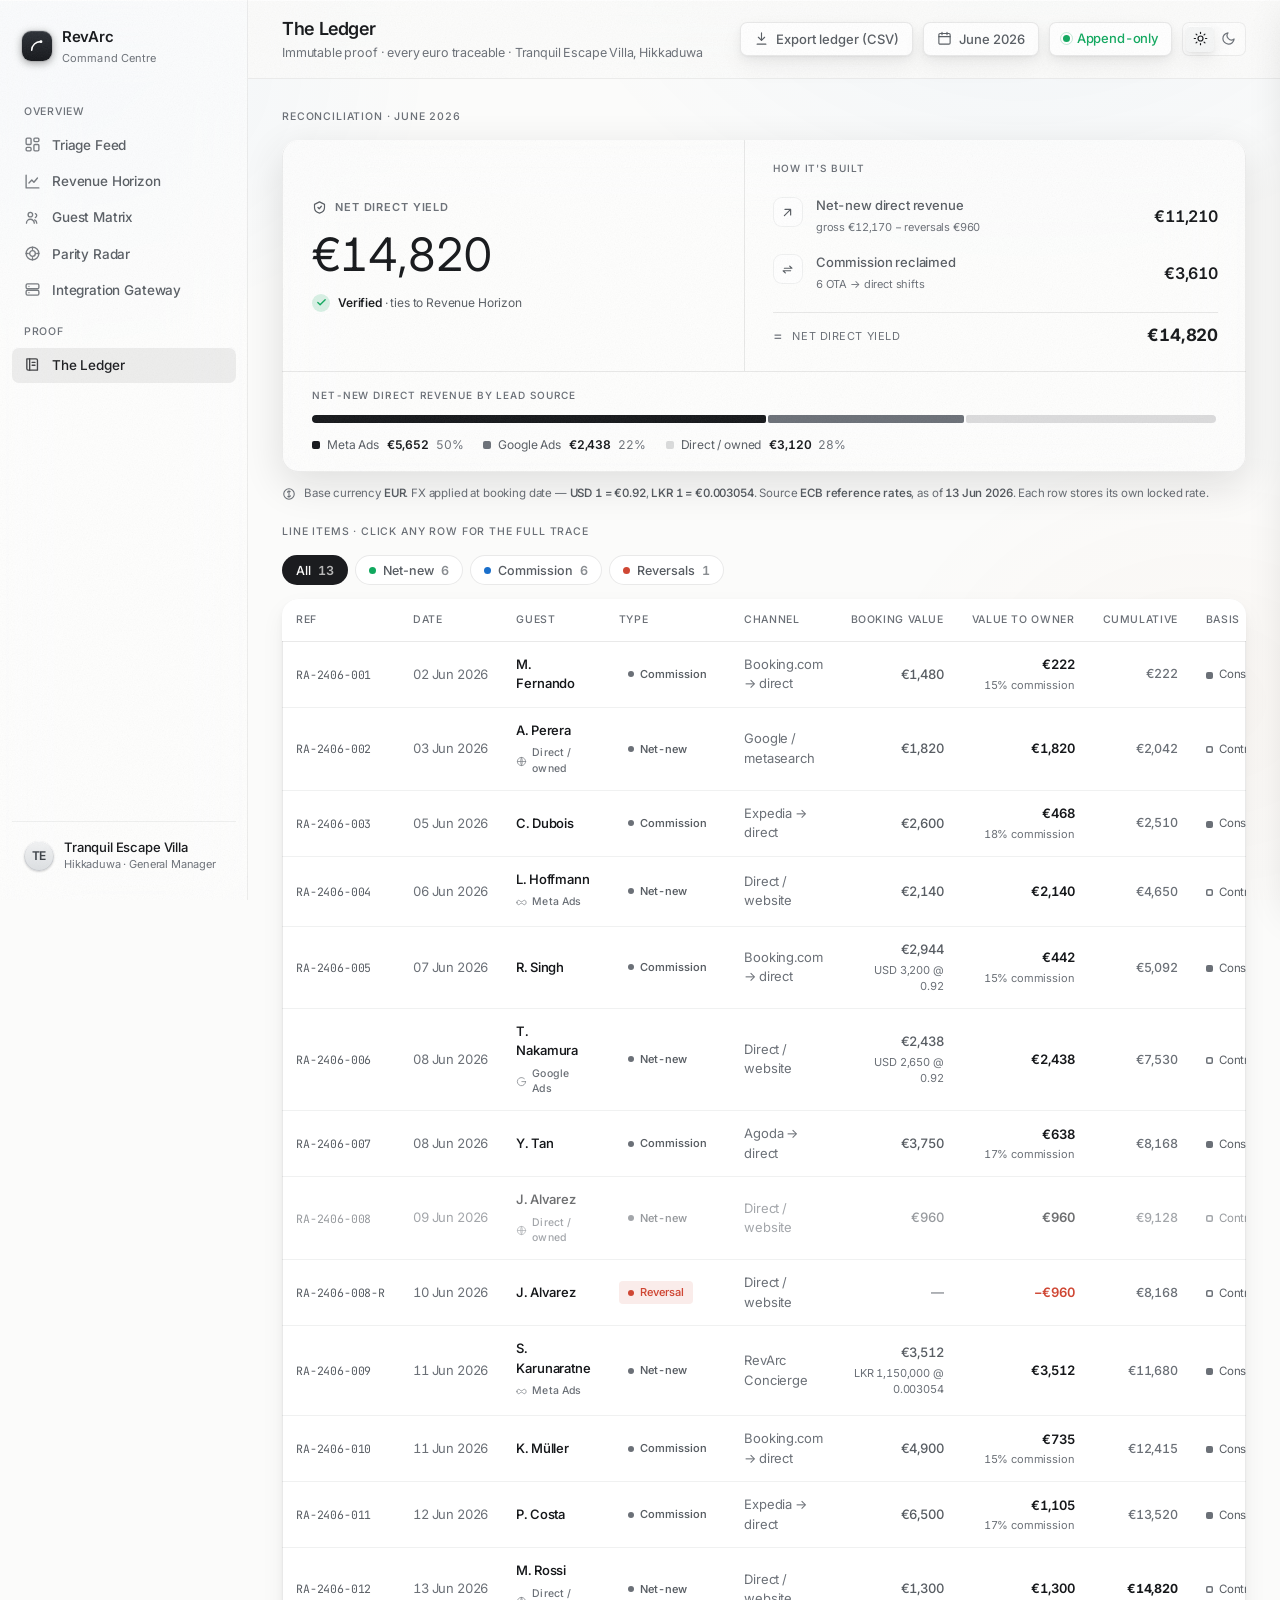
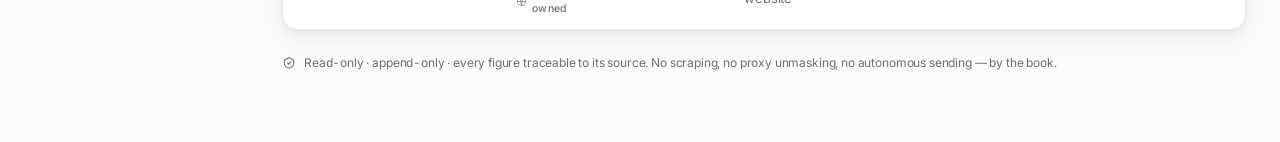
<file: ledger.html>
<!DOCTYPE html>
<html lang="en" data-theme="dark">
<head>
<meta charset="UTF-8" />
<meta name="viewport" content="width=device-width, initial-scale=1.0, viewport-fit=cover" />
<title>RevArc Command Centre · The Ledger · v2</title>
<link rel="preconnect" href="https://fonts.googleapis.com">
<link rel="preconnect" href="https://fonts.gstatic.com" crossorigin>
<link href="https://fonts.googleapis.com/css2?family=Inter:wght@400;500;600&family=JetBrains+Mono:wght@500&display=swap" rel="stylesheet" media="print" onload="this.media='all'">
<noscript><link href="https://fonts.googleapis.com/css2?family=Inter:wght@400;500;600&family=JetBrains+Mono:wght@500&display=swap" rel="stylesheet"></noscript>
<link rel="stylesheet" href="assets/revarc-perf.css">
<script src="assets/revarc-perf.js"></script>
<style>
:root[data-theme="dark"]{
  --bg-base:#050607; --bg-sunken:#020303;
  --surface-1:#0F1113; --surface-2:#171A1C; --surface-3:#1E2225;
  --border-subtle:rgba(255,255,255,.05); --border-default:#24272D; --border-strong:#383C44;
  --text-primary:#F7F8F8; --text-secondary:#8B9099; --text-tertiary:#61656C; --w-metric:300;
  --accent:#ECEEF3; --accent-hover:#FFFFFF; --accent-subtle:rgba(255,255,255,.10);
  --sentinel:#3B8FD4; --concierge:#E0883C; --yield:#35C77C;
  --positive:#35C77C; --negative:#E5675A;
  --sentinel-bg:rgba(59,143,212,.14); --concierge-bg:rgba(224,136,60,.14); --yield-bg:rgba(53,199,124,.12); --negative-bg:rgba(229,103,90,.14);
  --glass-fill:rgba(17,19,22,.5); --glass-brd:rgba(255,255,255,.1); --glass-hi:rgba(255,255,255,.09);
  --card-hi:rgba(255,255,255,.06);
  --elev:0 1px 1px rgba(0,0,0,.12),0 3px 4px rgba(0,0,0,.1),0 8px 14px rgba(0,0,0,.08);
  --elev-lg:0 4px 34px rgba(0,0,0,.6);
  --hover-shadow:0 22px 50px rgba(0,0,0,.62);
  --ambient-a:rgba(59,143,212,.06); --ambient-b:rgba(224,136,60,.03);
  --av-bg:linear-gradient(180deg,#33383F 0%,#1B1E22 100%); --av-fg:#E9EBEE; --av-ring:rgba(255,255,255,.10); --av-hi:rgba(255,255,255,.14);
  --topbar-fill:rgba(10,12,14,.82);
}
:root[data-theme="light"]{
  --bg-base:#FBFBFA; --bg-sunken:#EAECEB;
  --surface-1:#FFFFFF; --surface-2:#FFFFFF; --surface-3:#F5F6F6;
  --border-subtle:rgba(15,17,20,.06); --border-default:rgba(15,17,20,.09); --border-strong:rgba(15,17,20,.15);
  --text-primary:#15171A; --text-secondary:#585D63; --text-tertiary:#6B7077; --w-metric:400;
  --accent:#1B1C1F; --accent-hover:#000000; --accent-subtle:rgba(20,21,24,.07);
  --sentinel:#1A6FCB; --concierge:#C9651A; --yield:#10A85E;
  --positive:#10A85E; --negative:#CF4734;
  --sentinel-bg:rgba(26,111,203,.10); --concierge-bg:rgba(201,101,26,.10); --yield-bg:rgba(16,168,94,.10); --negative-bg:rgba(207,71,52,.10);
  --glass-fill:rgba(255,255,255,.62); --glass-brd:rgba(15,17,20,.07); --glass-hi:rgba(255,255,255,.85);
  --card-hi:rgba(255,255,255,.9);
  --elev:0 1px 2px rgba(15,17,20,.04),0 4px 10px rgba(15,17,20,.05),0 10px 24px rgba(15,17,20,.05);
  --elev-lg:0 12px 40px rgba(15,17,20,.12);
  --hover-shadow:0 24px 52px rgba(15,17,20,.17);
  --ambient-a:rgba(26,111,203,.05); --ambient-b:rgba(201,101,26,.03);
  --av-bg:linear-gradient(180deg,#F2F3F4 0%,#DCDFE2 100%); --av-fg:#3A3F45; --av-ring:rgba(15,17,20,.10); --av-hi:rgba(255,255,255,.95);
  --topbar-fill:rgba(252,252,251,.85);
}
:root{
  --radius-sm:7px; --radius-md:13px; --radius-lg:16px; --radius-pill:999px; --radius-circle:50%;
  --r-card:var(--radius-lg); --r-sub:var(--radius-md); --r-control:var(--radius-sm); --r-control-in:calc(var(--radius-sm) - 3px);
  --ease-out:cubic-bezier(.16,1,.3,1); --ease-std:cubic-bezier(.4,0,.2,1); --ease-butter:cubic-bezier(.22,1,.36,1);
  --sidebar-w:248px; --glass-blur:blur(34px) saturate(118%);
}
*{box-sizing:border-box;margin:0;padding:0}
html,body{height:100%}html{background:var(--bg-base)}
body{font-family:'Inter',-apple-system,BlinkMacSystemFont,sans-serif;font-feature-settings:"cv01" 1,"ss03" 1,"tnum" 1;background:var(--bg-base);color:var(--text-primary);font-size:14px;font-weight:400;line-height:1.5;letter-spacing:-.011em;-webkit-font-smoothing:antialiased;text-rendering:optimizeLegibility;transition:background .5s var(--ease-std),color .5s var(--ease-std)}
body::before{content:"";position:fixed;inset:0;z-index:0;pointer-events:none;background:radial-gradient(760px 500px at 80% -6%,var(--ambient-a),transparent 62%),radial-gradient(660px 460px at 4% 8%,var(--ambient-a),transparent 58%),radial-gradient(560px 440px at 94% 78%,var(--ambient-b),transparent 60%)}
.mono{font-family:'JetBrains Mono',monospace;font-variant-numeric:tabular-nums;letter-spacing:-.015em}
.tnum{font-variant-numeric:tabular-nums}
::selection{background:var(--accent-subtle)}
:focus-visible{outline:2px solid var(--accent);outline-offset:2px;border-radius:var(--r-control-in)}
body.cursor-on,body.cursor-on *{cursor:none !important}
.cursor-dot,.cursor-ring{position:fixed;top:0;left:0;z-index:10000;pointer-events:none;border-radius:var(--radius-circle);will-change:transform;opacity:0;transition:opacity .3s}
body.cursor-on .cursor-dot{opacity:1}
.cursor-dot{width:6px;height:6px;background:var(--accent)}
.cursor-ring{width:30px;height:30px;border:1.5px solid var(--accent);transition:width .3s var(--ease-out),height .3s var(--ease-out),background .3s,border-color .3s,opacity .3s}
body.cursor-on .cursor-ring{opacity:.55}
body.cursor-on .cursor-ring.hot{width:48px;height:48px;opacity:.9;background:var(--accent-subtle)}

.app{display:grid;grid-template-columns:var(--sidebar-w) 1fr;min-height:100vh;position:relative;z-index:1}
.sidebar{display:flex;flex-direction:column;position:sticky;top:0;height:100vh;padding:18px 12px;background:var(--glass-fill);backdrop-filter:var(--glass-blur);-webkit-backdrop-filter:var(--glass-blur);box-shadow:inset -1px 0 0 var(--glass-brd),inset 0 1px 0 var(--glass-hi)}
.brand{display:flex;align-items:center;gap:10px;padding:8px 10px 22px}
.brand-mark{width:30px;height:30px;border-radius:9px;background:linear-gradient(180deg,#2B2F35 0%,#14161A 100%);display:grid;place-items:center;flex:none;box-shadow:inset 0 1px 0 rgba(255,255,255,.14),0 2px 8px rgba(0,0,0,.4),0 0 0 1px var(--border-default)}
.brand-mark svg{width:16px;height:16px;color:#fff}
.brand-name{font-weight:590;font-size:15px;letter-spacing:-.02em}
.brand-sub{font-size:11px;color:var(--text-tertiary);letter-spacing:.01em;margin-top:1px}
.nav-label{font-size:10.5px;font-weight:510;letter-spacing:.07em;text-transform:uppercase;color:var(--text-tertiary);padding:16px 12px 7px}
.nav-item{display:flex;align-items:center;gap:11px;padding:8px 12px;border-radius:var(--r-control);color:var(--text-secondary);font-size:13.5px;font-weight:500;cursor:pointer;position:relative;transition:background .18s var(--ease-out),color .18s;border:none;background:none;width:100%;text-align:left;font-family:inherit;text-decoration:none}
.nav-item svg{width:17px;height:17px;flex:none;opacity:.82}
.nav-item:hover{background:var(--surface-2);color:var(--text-primary)}
.nav-item.active{background:var(--accent-subtle);color:var(--accent);box-shadow:inset 0 1px 0 var(--card-hi)}
.sidebar-foot{margin-top:auto;padding:12px 8px 4px;border-top:1px solid var(--border-subtle)}
.user-chip{display:flex;align-items:center;gap:10px;padding:6px 4px}
.avatar{width:30px;height:30px;border-radius:var(--radius-circle);background:var(--av-bg);display:grid;place-items:center;font-size:12px;font-weight:600;color:var(--av-fg);flex:none;box-shadow:inset 0 1px 0 var(--av-hi),inset 0 0 0 1px var(--av-ring),0 1px 2px rgba(0,0,0,.18)}
.user-name{font-size:13px;font-weight:510;line-height:1.2}
.user-role{font-size:11px;color:var(--text-tertiary)}

.main{display:flex;flex-direction:column;min-width:0}
.topbar{position:sticky;top:0;z-index:20;display:flex;align-items:center;gap:16px;padding:15px 34px;isolation:isolate;background:var(--topbar-fill);backdrop-filter:var(--glass-blur);-webkit-backdrop-filter:var(--glass-blur);border-bottom:1px solid var(--glass-brd);box-shadow:inset 0 1px 0 var(--glass-hi)}
.page-title{font-size:18px;font-weight:590;letter-spacing:-.02em}
.page-meta{font-size:12.5px;color:var(--text-tertiary);margin-top:2px}
.vbadge{font-size:10px;font-weight:510;letter-spacing:.05em;text-transform:uppercase;color:var(--accent);background:var(--accent-subtle);padding:4px 9px;border-radius:var(--r-control-in);box-shadow:inset 0 0 0 1px var(--glass-brd),inset 0 1px 0 var(--card-hi)}
.topbar-right{margin-left:auto;display:flex;align-items:center;gap:10px}
.pill{display:inline-flex;align-items:center;gap:7px;height:34px;padding:0 13px;border-radius:var(--r-control);border:1px solid var(--border-default);background:var(--surface-2);font-size:13px;font-weight:500;color:var(--text-secondary);cursor:pointer;transition:.28s var(--ease-butter);font-family:inherit;box-shadow:var(--elev),inset 0 1px 0 var(--card-hi)}
.pill:hover{border-color:var(--border-strong);color:var(--text-primary);transform:translateY(-1px);box-shadow:var(--hover-shadow),inset 0 1px 0 var(--card-hi)}
.pill svg{width:15px;height:15px}
.pill.primary{background:var(--accent);color:var(--bg-base);border-color:transparent}
.pill.sync{color:var(--positive);cursor:default}
.pill.sync:hover{transform:none}
.dot{width:7px;height:7px;border-radius:var(--radius-circle);background:currentColor;position:relative}
.dot.breathe::after{content:"";position:absolute;inset:-3px;border-radius:var(--radius-circle);border:1px solid currentColor;opacity:.22}
@keyframes breathe{0%,100%{transform:scale(1);opacity:.35}50%{transform:scale(1.9);opacity:0}}
.theme-toggle{display:flex;align-items:center;border:1px solid var(--glass-brd);border-radius:var(--r-control);background:var(--glass-fill);backdrop-filter:var(--glass-blur);-webkit-backdrop-filter:var(--glass-blur);padding:3px;height:34px;box-shadow:inset 0 1px 0 var(--glass-hi)}
.theme-toggle button{width:28px;height:26px;border:none;background:none;border-radius:var(--r-control-in);display:grid;place-items:center;cursor:pointer;color:var(--text-tertiary);transition:.45s var(--ease-butter)}
.theme-toggle button svg{width:15px;height:15px}
.theme-toggle button.on{background:var(--surface-3);color:var(--text-primary);box-shadow:var(--elev),inset 0 1px 0 var(--card-hi)}

.content{padding:30px 34px 70px;max-width:1500px;width:100%}
.section-eyebrow{font-size:10.5px;font-weight:510;letter-spacing:.08em;text-transform:uppercase;color:var(--text-tertiary);margin-bottom:15px}
.card{position:relative;background:var(--surface-1);border-radius:var(--r-card);padding:22px 24px;box-shadow:inset 0 0 0 1px var(--border-default),inset 0 1px 0 var(--card-hi),var(--elev)}
.card.glass{background:var(--glass-fill);backdrop-filter:var(--glass-blur);-webkit-backdrop-filter:var(--glass-blur);box-shadow:inset 0 1px 0 var(--glass-hi),inset 0 0 0 1px var(--glass-brd),var(--elev-lg)}
.card::after,.meter::after,.panel::after,.sidebar::after,.topbar::after{content:"";position:absolute;inset:0;border-radius:inherit;z-index:3;pointer-events:none;opacity:.07;background-image:url("data:image/svg+xml,%3Csvg xmlns='http://www.w3.org/2000/svg' width='256' height='256'%3E%3Cfilter id='gn'%3E%3CfeTurbulence type='fractalNoise' baseFrequency='0.8' numOctaves='4' stitchTiles='stitch'/%3E%3CfeColorMatrix type='saturate' values='0'/%3E%3C/filter%3E%3Crect width='100%25' height='100%25' filter='url(%23gn)'/%3E%3C/svg%3E");background-size:256px 256px}
.card.sheen::before,.panel.sheen::before{content:"";position:absolute;inset:0;border-radius:inherit;z-index:3;pointer-events:none;opacity:.07;background-image:url("data:image/svg+xml,%3Csvg xmlns='http://www.w3.org/2000/svg' width='256' height='256'%3E%3Cfilter id='gn'%3E%3CfeTurbulence type='fractalNoise' baseFrequency='0.8' numOctaves='4' stitchTiles='stitch'/%3E%3CfeColorMatrix type='saturate' values='0'/%3E%3C/filter%3E%3Crect width='100%25' height='100%25' filter='url(%23gn)'/%3E%3C/svg%3E");background-size:256px 256px}
.lift{transition:transform .5s var(--ease-butter),box-shadow .5s var(--ease-butter)}
.lift:hover{transform:translateY(-4px);
  box-shadow:inset 0 0 0 1px var(--border-strong),inset 0 1px 0 var(--card-hi),var(--hover-shadow)}
.card.glass.lift:hover{box-shadow:inset 0 1px 0 var(--glass-hi),inset 0 0 0 1px var(--glass-brd),var(--hover-shadow)}
/* pointer-tilt + cursor-tracking glare (identical to other pages) */
.tilt{transition:transform .45s var(--ease-butter),box-shadow .5s var(--ease-butter);transform-style:preserve-3d;will-change:transform}
.glare{display:none;position:absolute;inset:0;border-radius:inherit;pointer-events:none;z-index:1;opacity:0;transition:opacity .5s var(--ease-out);
  background-image:url("data:image/svg+xml;utf8,<svg xmlns='http://www.w3.org/2000/svg' width='140' height='140'><filter id='n'><feTurbulence type='fractalNoise' baseFrequency='0.85' numOctaves='2' stitchTiles='stitch'/></filter><rect width='100%25' height='100%25' filter='url(%23n)' opacity='0.55'/></svg>"),radial-gradient(560px circle at var(--gx,50%) var(--gy,50%),var(--glass-hi) 0%,rgba(255,255,255,.05) 26%,rgba(255,255,255,.015) 46%,transparent 68%);
  background-size:140px 140px,100% 100%;background-blend-mode:overlay;mix-blend-mode:soft-light}
.tilt:hover{transform:translateY(-3px);box-shadow:inset 0 0 0 1px var(--border-strong),inset 0 1px 0 var(--card-hi),var(--hover-shadow)}
.card.glass.tilt:hover{transform:translateY(-3px);box-shadow:inset 0 1px 0 var(--glass-hi),inset 0 0 0 1px var(--glass-brd),var(--hover-shadow)}
.tilt:hover .glare{opacity:.34}

/* reconciliation — The Statement */
.recon{display:grid;grid-template-columns:minmax(255px,0.92fr) minmax(310px,1fr);margin-bottom:14px;padding:0;overflow:hidden;position:relative}
.st-hero{padding:27px 30px;display:flex;flex-direction:column;justify-content:center;position:relative;z-index:2}
.st-eyebrow{font-size:11px;text-transform:uppercase;letter-spacing:.08em;color:var(--text-tertiary);font-weight:600;display:flex;align-items:center;gap:8px}
.st-eyebrow svg{width:15px;height:15px;flex:none;color:var(--text-secondary)}
.st-hero-num{font-size:46px;font-weight:var(--w-metric);letter-spacing:-.035em;line-height:1;margin-top:15px;color:var(--text-primary);font-variant-numeric:tabular-nums}
.st-verified{display:inline-flex;align-items:center;gap:8px;margin-top:17px;font-size:12px;color:var(--text-secondary)}
.st-verified .vseal{width:18px;height:18px;border-radius:50%;background:color-mix(in srgb,var(--yield) 16%,transparent);display:grid;place-items:center;flex:none}
.st-verified .vseal svg{width:11px;height:11px;color:var(--yield)}
.st-verified b{color:var(--text-primary);font-weight:560}
.st-proof{padding:21px 28px;border-left:1px solid var(--border-default);display:flex;flex-direction:column;justify-content:center;position:relative;z-index:2}
.st-proof-h{font-size:10px;text-transform:uppercase;letter-spacing:.09em;color:var(--text-tertiary);font-weight:540;margin-bottom:11px}
.st-line{display:flex;align-items:flex-start;gap:13px;padding:9px 0}
.st-ic{width:30px;height:30px;border-radius:9px;background:var(--surface-2);border:1px solid var(--border-subtle);display:grid;place-items:center;flex:none;margin-top:1px}
.st-ic svg{width:15px;height:15px;color:var(--text-secondary)}
.st-line-main{flex:1;min-width:0}
.st-line-lbl{font-size:13px;color:var(--text-secondary);font-weight:500}
.st-line-sub{font-size:11px;color:var(--text-tertiary);margin-top:3px;font-variant-numeric:tabular-nums}
.st-line-val{font-size:16px;font-weight:600;color:var(--text-primary);font-variant-numeric:tabular-nums;letter-spacing:-.01em;white-space:nowrap;align-self:center}
.st-rule{height:1px;background:var(--border-default);margin:11px 0 5px}
.st-total{display:flex;align-items:center;justify-content:space-between;padding:5px 0 1px}
.st-total .tl{font-size:11px;text-transform:uppercase;letter-spacing:.05em;color:var(--text-tertiary);display:inline-flex;align-items:center;gap:9px}
.st-total .tl .eq{font-size:15px;color:var(--text-tertiary);font-weight:400}
.st-total .tv{font-size:17px;font-weight:700;color:var(--text-primary);font-variant-numeric:tabular-nums;letter-spacing:-.012em}
.src-split{grid-column:1/-1;border-top:1px solid var(--border-default);padding:16px 30px 18px;position:relative;z-index:2}
.src-split .ss-h{font-size:10px;text-transform:uppercase;letter-spacing:.09em;color:var(--text-tertiary);font-weight:540;margin-bottom:12px}
.ss-bar{display:flex;gap:2px;height:8px;border-radius:99px;overflow:hidden;background:var(--surface-2)}
.ss-bar .seg{height:100%;border-radius:2px;min-width:3px;transition:flex-grow .5s var(--ease-out)}
.ss-bar .seg.meta{background:var(--text-primary)}
.ss-bar .seg.google{background:var(--text-tertiary)}
.ss-bar .seg.direct{background:var(--border-strong)}
.ss-leg{display:flex;flex-wrap:wrap;gap:8px 20px;margin-top:13px}
.ss-leg .lg{display:inline-flex;align-items:center;gap:7px;font-size:12px;color:var(--text-secondary)}
.ss-leg .lg .dot{width:8px;height:8px;border-radius:2px;flex:none}
.ss-leg .lg .dot.meta{background:var(--text-primary)}
.ss-leg .lg .dot.google{background:var(--text-tertiary)}
.ss-leg .lg .dot.direct{background:var(--border-strong)}
.ss-leg .lg b{color:var(--text-primary);font-weight:600;font-variant-numeric:tabular-nums;margin-left:1px}
.ss-leg .lg .pct{color:var(--text-tertiary);font-variant-numeric:tabular-nums}
.lsrc{display:inline-flex;align-items:center;gap:5px;margin-top:5px;font-size:10.5px;color:var(--text-tertiary);font-weight:500;letter-spacing:.01em}
.lsrc svg{width:11px;height:11px;flex:none;opacity:.85}
@media(max-width:760px){.src-split{padding-left:18px;padding-right:18px}}
@media(max-width:760px){.recon{grid-template-columns:1fr}.st-proof{border-left:none;border-top:1px solid var(--border-default)}}
/* table — owner value anchor + running balance */
.ltable .bval{font-weight:500;color:var(--text-secondary)}
.ltable td.r .cum{font-variant-numeric:tabular-nums;color:var(--text-tertiary);font-weight:500;font-size:12.5px;white-space:nowrap}
.ltable td.r .cum.cum-final{color:var(--text-primary);font-weight:700}
.fxnote{display:flex;align-items:center;gap:8px;font-size:11.5px;color:var(--text-tertiary);margin-bottom:22px;flex-wrap:wrap}
.fxnote b{color:var(--text-secondary);font-weight:540}
.fxnote svg{flex:none}

/* filter chips */
.filters{display:flex;gap:7px;margin-bottom:14px;flex-wrap:wrap}
.fchip{height:30px;padding:0 13px;border-radius:var(--radius-pill);border:1px solid var(--border-default);background:var(--surface-2);color:var(--text-secondary);font-size:12.5px;font-weight:510;font-family:inherit;cursor:pointer;display:inline-flex;align-items:center;gap:7px;transition:.2s var(--ease-out)}
.fchip:hover{border-color:var(--border-strong);color:var(--text-primary)}
.fchip.on{background:var(--accent);color:var(--bg-base);border-color:transparent}
.fchip .cnt{font-variant-numeric:tabular-nums;opacity:.7;font-weight:600}

/* table */
.tablewrap{border-radius:var(--r-card);overflow:hidden;box-shadow:inset 0 0 0 1px var(--border-default),var(--elev);background:var(--surface-1)}
.ltable{width:100%;border-collapse:collapse;font-size:13px}
.ltable th{text-align:left;font-size:10.5px;text-transform:uppercase;letter-spacing:.06em;color:var(--text-tertiary);font-weight:510;padding:13px 14px;border-bottom:1px solid var(--border-default);white-space:nowrap;background:var(--surface-2)}
.ltable th.r,.ltable td.r{text-align:right}
.ltable td{padding:13px 14px;border-bottom:1px solid var(--border-subtle);vertical-align:middle}
.ltable tr.lrow{cursor:pointer;transition:background .14s}
.ltable tr.lrow:hover{background:var(--surface-2)}
.ltable tr.lrow:last-child td{border-bottom:none}
.ltable tr.rev td{opacity:.62}
.ref{font-family:'JetBrains Mono',monospace;font-size:11.5px;color:var(--text-secondary);white-space:nowrap}
.gname{font-weight:540}
.gsub{font-size:11px;color:var(--text-tertiary);margin-top:2px}
.val{font-variant-numeric:tabular-nums;font-weight:600;white-space:nowrap}
.val.pos{color:var(--yield)} .val.blue{color:var(--sentinel)} .val.neg{color:var(--negative)}
.tbadge{display:inline-flex;align-items:center;gap:6px;height:23px;padding:0 9px;border-radius:var(--r-control-in);font-size:11px;font-weight:540;letter-spacing:.005em;white-space:nowrap}
.tbadge .cdot{width:6px;height:6px;border-radius:var(--radius-circle);background:var(--c)}
.tbadge.net{--c:var(--text-tertiary);background:transparent;color:var(--text-secondary)}
.tbadge.shift{--c:var(--text-tertiary);background:transparent;color:var(--text-secondary)}
.tbadge.refund{--c:var(--negative);background:var(--negative-bg);color:var(--negative)}
.basis{display:inline-flex;align-items:center;gap:6px;font-size:11.5px;color:var(--text-secondary)}
.basis .bk{width:7px;height:7px;border-radius:2px}
.basis .bk.consent{background:var(--text-tertiary)} .basis .bk.contract{background:transparent;box-shadow:inset 0 0 0 1.5px var(--text-tertiary)}
.sbadge{display:inline-flex;align-items:center;gap:6px;font-size:11.5px;color:var(--text-secondary)}
.sbadge .sd{width:7px;height:7px;border-radius:var(--radius-circle)}
.sbadge .sd.ok{background:var(--text-tertiary)}
.sbadge .sd.rev{background:var(--negative)}
.sbadge .sd.post{background:var(--concierge)}
.muted{color:var(--text-tertiary)}

/* drill drawer */
.dov{position:fixed;inset:0;background:rgba(2,3,3,.5);opacity:0;pointer-events:none;transition:opacity .3s var(--ease-std);z-index:200;backdrop-filter:blur(2px)}
.dov.open{opacity:1;pointer-events:auto}
.draw{position:fixed;top:0;right:0;height:100%;width:452px;max-width:94vw;background:var(--surface-1);border-left:1px solid var(--border-default);box-shadow:var(--elev-lg);transform:translateX(102%);transition:transform .44s var(--ease-out);z-index:201;display:flex;flex-direction:column}
.draw.open{transform:none}
.draw-head{padding:20px 22px;border-bottom:1px solid var(--border-subtle);display:flex;align-items:flex-start;justify-content:space-between;gap:14px}
.draw-head .dh-ref{font-family:'JetBrains Mono',monospace;font-size:12px;color:var(--text-tertiary)}
.draw-head .dh-name{font-size:18px;font-weight:590;letter-spacing:-.02em;margin-top:4px}
.dh-x{width:30px;height:30px;border:1px solid var(--border-default);background:var(--surface-2);border-radius:var(--r-control);color:var(--text-secondary);cursor:pointer;display:grid;place-items:center;flex:none}
.dh-x:hover{color:var(--text-primary);border-color:var(--border-strong)}
.draw-body{padding:20px 22px;overflow-y:auto;flex:1}
.dsec{font-size:10.5px;text-transform:uppercase;letter-spacing:.07em;color:var(--text-tertiary);font-weight:540;margin:20px 0 10px}
.dsec:first-child{margin-top:0}
.math{background:var(--surface-2);border:1px solid var(--border-subtle);border-radius:var(--r-sub);padding:14px 15px;font-size:13px}
.math .mr{display:flex;justify-content:space-between;gap:12px;padding:5px 0;font-variant-numeric:tabular-nums}
.math .mr.tot{border-top:1px solid var(--border-default);margin-top:6px;padding-top:9px;font-weight:600}
.math .mr .ml{color:var(--text-secondary)}
.math .mr .mv{font-weight:600}
.math .mr.tot .mv.pos{color:var(--yield)} .math .mr.tot .mv.blue{color:var(--sentinel)} .math .mr.tot .mv.neg{color:var(--negative)}
.drow{display:flex;justify-content:space-between;gap:12px;padding:8px 0;border-bottom:1px solid var(--border-subtle);font-size:13px}
.drow:last-child{border-bottom:none}
.drow .dk{color:var(--text-tertiary)}
.drow .dvv{color:var(--text-primary);text-align:right;font-weight:510}
.note-line{font-size:12px;color:var(--text-secondary);line-height:1.55;background:var(--accent-subtle);border-radius:var(--r-sub);padding:12px 14px;margin-top:4px}
.chain{position:relative;padding-left:20px}
.chain .step{position:relative;padding:0 0 14px 0;font-size:12.5px}
.chain .step:last-child{padding-bottom:0}
.chain .step::before{content:"";position:absolute;left:-15px;top:3px;width:9px;height:9px;border-radius:var(--radius-circle);background:var(--positive);box-shadow:0 0 0 3px var(--surface-1)}
.chain::after{content:"";position:absolute;left:-11px;top:6px;bottom:10px;width:1.5px;background:var(--border-default)}
.chain .step .st{font-weight:540}
.chain .step .ss{color:var(--text-tertiary);font-size:11.5px;margin-top:1px}

.foot-note{margin-top:24px;font-size:12px;color:var(--text-tertiary);display:flex;align-items:center;gap:8px}
.foot-note svg{flex:none}
.toast{position:fixed;left:50%;bottom:30px;transform:translateX(-50%) translateY(12px);background:var(--surface-3);color:var(--text-primary);border:1px solid var(--border-default);border-radius:var(--r-control);padding:10px 16px;font-size:12.5px;font-weight:500;box-shadow:var(--elev-lg);opacity:0;pointer-events:none;transition:.28s var(--ease-out);z-index:300}
.toast.show{opacity:1;transform:translateX(-50%) translateY(0)}
@media(prefers-reduced-motion:reduce){*{animation:none!important;transition:none!important}}
@media(max-width:900px){.ltable .hide-sm{display:none}}
@media(max-width:760px){
  .app{grid-template-columns:1fr}
  .mob-ledger-hint{display:flex}
  .tablewrap{overflow:visible;background:transparent;box-shadow:none;border-radius:0}
  .ltable{min-width:0;width:100%;display:block}
  .ltable thead{display:none}
  .ltable tbody{display:block}
  .ltable tr.lrow{
    display:grid;
    grid-template-columns:minmax(0,1fr) minmax(108px,max-content);
    grid-template-rows:auto auto auto;
    gap:5px 14px;
    padding:16px 36px 15px 16px;
    margin-bottom:10px;
    border-radius:var(--r-card);background:var(--surface-1);
    box-shadow:inset 0 0 0 1px var(--border-default),var(--elev);
    border-bottom:none;position:relative;-webkit-tap-highlight-color:transparent;
    align-items:start;
  }
  .ltable tr.lrow:active{background:var(--surface-2);transform:none;transition:background .12s}
  .ltable tr.lrow td{display:block;padding:0;border:none;vertical-align:initial}
  .ltable tr.lrow td.hide-sm{display:none!important}
  .ltable tr.lrow td.r{text-align:right!important}
  .l-ref{display:none!important}
  .l-guest{grid-column:1;grid-row:1;min-width:0;align-self:start}
  .l-guest .gname{font-size:15px;font-weight:600;letter-spacing:-.015em;line-height:1.25}
  .l-type{grid-column:1;grid-row:2;align-self:center}
  .l-date{grid-column:1;grid-row:3;font-size:11.5px;color:var(--text-tertiary);align-self:start}
  .l-owner{
    grid-column:2;grid-row:1;
    justify-self:end;text-align:right!important;
    align-self:start;padding-right:0;
    display:flex;flex-direction:column;align-items:flex-end;gap:2px;
  }
  .l-owner .val{font-size:17px;font-weight:700;letter-spacing:-.02em;line-height:1.1;font-variant-numeric:tabular-nums}
  .l-owner .gsub{font-size:10.5px;margin-top:0;color:var(--text-tertiary);text-align:right}
  .l-status{grid-column:2;grid-row:2;justify-self:end;align-self:center}
  .l-book{
    grid-column:2;grid-row:3;
    justify-self:end;text-align:right!important;align-self:start;
    display:flex;flex-direction:column;align-items:flex-end;gap:2px;
  }
  .l-book .val{font-size:13px;font-weight:600;color:var(--text-secondary);font-variant-numeric:tabular-nums}
  .l-book .gsub{font-size:10px;margin-top:0;color:var(--text-tertiary);text-align:right}
  .l-owner::after{display:none}
  .ltable tr.lrow::after{
    content:"";position:absolute;right:14px;top:50%;
    width:7px;height:7px;margin-top:-1px;
    border-right:1.75px solid var(--text-tertiary);border-bottom:1.75px solid var(--text-tertiary);
    transform:translateY(-50%) rotate(-45deg);opacity:.38;pointer-events:none;
  }
}
.mob-ledger-hint{
  display:none;align-items:center;gap:8px;margin:-4px 0 12px;padding:10px 12px;
  border-radius:var(--r-sub);background:var(--surface-2);border:1px solid var(--border-subtle);
  font-size:12px;color:var(--text-secondary);line-height:1.4;
}
.mob-ledger-hint svg{flex:none;width:15px;height:15px;opacity:.65}
.draw-grab{display:none}
@media(max-width:760px){
  .draw-grab{display:flex}
  .draw-body{
    padding-left:max(20px,env(safe-area-inset-left));padding-right:max(20px,env(safe-area-inset-right));
    padding-bottom:calc(36px + env(safe-area-inset-bottom));
    -webkit-overflow-scrolling:touch;overscroll-behavior:contain;
  }
}
</style>
  <!-- self-contained: command palette + design kit are inlined per page -->
</head>
<body>
<div class="cursor-ring"></div><div class="cursor-dot"></div>
<div class="app">
  <aside class="sidebar">
    <div class="brand">
      <div class="brand-mark"><svg viewBox="0 0 24 24" fill="none" stroke="currentColor" stroke-width="2.3" stroke-linecap="round" stroke-linejoin="round"><path d="M4 18.5 A 13 13 0 0 1 18 5.5"/><circle cx="18" cy="5.5" r="2.1" fill="currentColor" stroke="none"/></svg></div>
      <div><div class="brand-name">RevArc</div><div class="brand-sub">Command Centre</div></div>
    </div>
    <div class="nav-label">Overview</div>
    <a class="nav-item" href="index.html"><svg viewBox="0 0 24 24" fill="none" stroke="currentColor" stroke-width="1.9" stroke-linecap="round" stroke-linejoin="round"><rect x="3" y="3" width="7" height="9" rx="1.5"/><rect x="14" y="3" width="7" height="5" rx="1.5"/><rect x="14" y="12" width="7" height="9" rx="1.5"/><rect x="3" y="16" width="7" height="5" rx="1.5"/></svg>Triage Feed</a>
    <a class="nav-item" href="horizon.html"><svg viewBox="0 0 24 24" fill="none" stroke="currentColor" stroke-width="1.9" stroke-linecap="round" stroke-linejoin="round"><path d="M3 3v18h18"/><path d="M7 14l4-4 3 3 5-6"/></svg>Revenue Horizon</a>
    <a class="nav-item" href="guests.html"><svg viewBox="0 0 24 24" fill="none" stroke="currentColor" stroke-width="1.9" stroke-linecap="round" stroke-linejoin="round"><circle cx="9" cy="8" r="3.2"/><path d="M3.5 20a5.5 5.5 0 0 1 11 0"/><path d="M16 6.5a3 3 0 0 1 0 5.6"/><path d="M18 20a5 5 0 0 0-3-4.6"/></svg>Guest Matrix</a>
    <a class="nav-item" href="parity.html"><svg viewBox="0 0 24 24" fill="none" stroke="currentColor" stroke-width="1.9" stroke-linecap="round" stroke-linejoin="round"><circle cx="12" cy="12" r="9"/><circle cx="12" cy="12" r="4"/><path d="M12 3v3M12 18v3M3 12h3M18 12h3"/></svg>Parity Radar</a>
    <a class="nav-item" href="integrations.html"><svg viewBox="0 0 24 24" fill="none" stroke="currentColor" stroke-width="1.9" stroke-linecap="round" stroke-linejoin="round"><rect x="3" y="4" width="18" height="7" rx="2"/><rect x="3" y="13" width="18" height="7" rx="2"/><path d="M7 7.5h.01M7 16.5h.01"/></svg>Integration Gateway</a>
    <div class="nav-label">Proof</div>
    <a class="nav-item active" href="ledger.html"><svg viewBox="0 0 24 24" fill="none" stroke="currentColor" stroke-width="1.9" stroke-linecap="round" stroke-linejoin="round"><path d="M4 4h13a2 2 0 0 1 2 2v14H6a2 2 0 0 1-2-2z"/><path d="M8 4v16M11.5 9h4M11.5 13h4"/></svg>The Ledger</a>
    <div class="sidebar-foot">
      <div class="user-chip">
        <div class="avatar">TE</div>
        <div><div class="user-name">Tranquil Escape Villa</div><div class="user-role">Hikkaduwa · General Manager</div></div>
      </div>
    </div>
  </aside>

  <div class="main">
    <header class="topbar">
      <div style="display:flex;align-items:center;gap:12px">
        <div>
          <div class="page-title">The Ledger</div>
          <div class="page-meta">Immutable proof · every euro traceable · Tranquil Escape Villa, Hikkaduwa</div>
        </div>
      </div>
      <div class="topbar-right">
        <button class="pill" id="exportBtn"><svg viewBox="0 0 24 24" fill="none" stroke="currentColor" stroke-width="1.8" stroke-linecap="round" stroke-linejoin="round"><path d="M12 3v12M7 10l5 5 5-5M5 21h14"/></svg>Export ledger (CSV)</button>
        <button class="pill"><svg viewBox="0 0 24 24" fill="none" stroke="currentColor" stroke-width="1.8" stroke-linecap="round" stroke-linejoin="round"><rect x="3" y="4" width="18" height="17" rx="2"/><path d="M3 9h18M8 2v4M16 2v4"/></svg>June 2026</button>
        <span class="pill sync"><span class="dot breathe"></span>Append-only</span>
        <div class="theme-toggle" role="group" aria-label="Theme">
          <button id="toLight" aria-label="Light"><svg viewBox="0 0 24 24" fill="none" stroke="currentColor" stroke-width="1.9" stroke-linecap="round" stroke-linejoin="round"><circle cx="12" cy="12" r="4"/><path d="M12 2v2M12 20v2M4.9 4.9l1.4 1.4M17.7 17.7l1.4 1.4M2 12h2M20 12h2M4.9 19.1l1.4-1.4M17.7 6.3l1.4-1.4"/></svg></button>
        <button id="toDark" class="on" aria-label="Dark"><svg viewBox="0 0 24 24" fill="none" stroke="currentColor" stroke-width="1.9" stroke-linecap="round" stroke-linejoin="round"><path d="M21 12.8A9 9 0 1 1 11.2 3a7 7 0 0 0 9.8 9.8z"/></svg></button>
        </div>
      </div>
    </header>

    <main class="content">
      <div class="section-eyebrow">Reconciliation · June 2026</div>
      <div class="recon card glass tilt">
        <div class="st-hero">
          <div class="st-eyebrow"><svg viewBox="0 0 24 24" fill="none" stroke="currentColor" stroke-width="1.9" stroke-linecap="round" stroke-linejoin="round"><path d="M12 3l8 4v5c0 4.4-3 7.6-8 9-5-1.4-8-4.6-8-9V7z"/><path d="M9.5 12l2 2 3.5-4"/></svg>Net Direct Yield</div>
          <div class="st-hero-num">€<span id="tNdy">0</span></div>
          <div class="st-verified"><span class="vseal"><svg viewBox="0 0 24 24" fill="none" stroke="currentColor" stroke-width="3" stroke-linecap="round" stroke-linejoin="round"><path d="M20 6L9 17l-5-5"/></svg></span><span><b>Verified</b> · ties to Revenue Horizon</span></div>
        </div>
        <div class="st-proof">
          <div class="st-proof-h">How it's built</div>
          <div class="st-line">
            <span class="st-ic"><svg viewBox="0 0 24 24" fill="none" stroke="currentColor" stroke-width="1.9" stroke-linecap="round" stroke-linejoin="round"><path d="M7 17L17 7M17 7H8M17 7v9"/></svg></span>
            <div class="st-line-main"><div class="st-line-lbl">Net-new direct revenue</div><div class="st-line-sub">gross €<span id="tNetNewGross">0</span> − reversals €<span id="tReversalsAbs">0</span></div></div>
            <div class="st-line-val">€<span id="tNetNew">0</span></div>
          </div>
          <div class="st-line">
            <span class="st-ic"><svg viewBox="0 0 24 24" fill="none" stroke="currentColor" stroke-width="1.9" stroke-linecap="round" stroke-linejoin="round"><path d="M7 10h12l-3.5-3.5M17 14H5l3.5 3.5"/></svg></span>
            <div class="st-line-main"><div class="st-line-lbl">Commission reclaimed</div><div class="st-line-sub"><span id="tCommCount">0</span> OTA → direct shifts</div></div>
            <div class="st-line-val">€<span id="tComm">0</span></div>
          </div>
          <div class="st-rule"></div>
          <div class="st-total"><span class="tl"><span class="eq">=</span>Net direct yield</span><span class="tv">€<span id="tNdyProof">0</span></span></div>
        </div>
        <div class="src-split">
          <div class="ss-h">Net-new direct revenue by lead source</div>
          <div class="ss-bar" id="ndySrcBar"></div>
          <div class="ss-leg" id="ndySrcLeg"></div>
        </div>
      </div>
      <div class="fxnote">
        <svg width="14" height="14" viewBox="0 0 24 24" fill="none" stroke="currentColor" stroke-width="1.8" stroke-linecap="round" stroke-linejoin="round"><circle cx="12" cy="12" r="9"/><path d="M9.5 9a2.5 2.5 0 0 1 4.5-1M14.5 15a2.5 2.5 0 0 1-4.5 1M12 7v10"/></svg>
        <span>Base currency <b>EUR</b>. FX applied at booking date — <b>USD 1 = €0.92</b>, <b>LKR 1 = €0.003054</b>. Source <b>ECB reference rates</b>, as of <b>13 Jun 2026</b>. Each row stores its own locked rate.</span>
      </div>

      <div class="section-eyebrow">Line items · click any row for the full trace</div>
      <div class="filters" id="filters">
        <button class="fchip on" data-f="all">All <span class="cnt" id="cAll">0</span></button>
        <button class="fchip" data-f="net_new"><span style="width:7px;height:7px;border-radius:50%;background:var(--yield);display:inline-block"></span>Net-new <span class="cnt" id="cNet">0</span></button>
        <button class="fchip" data-f="shift"><span style="width:7px;height:7px;border-radius:50%;background:var(--sentinel);display:inline-block"></span>Commission <span class="cnt" id="cShift">0</span></button>
        <button class="fchip" data-f="refund"><span style="width:7px;height:7px;border-radius:50%;background:var(--negative);display:inline-block"></span>Reversals <span class="cnt" id="cRef">0</span></button>
      </div>

      <div class="mob-ledger-hint" aria-hidden="true">
        <svg viewBox="0 0 24 24" fill="none" stroke="currentColor" stroke-width="1.9" stroke-linecap="round" stroke-linejoin="round"><path d="M12 3l8 4v5c0 4.4-3 7.6-8 9-5-1.4-8-4.6-8-9V7z"/><path d="M9.5 12l2 2 3.5-4"/></svg>
        <span>Tap any entry for the full audit trail — booking math, FX lock, and reconciliation chain.</span>
      </div>

      <div class="tablewrap">
        <table class="ltable">
          <thead><tr>
            <th>Ref</th><th>Date</th><th>Guest</th><th>Type</th><th class="hide-sm">Channel</th>
            <th class="r">Booking value</th><th class="r">Value to owner</th><th class="r hide-sm">Cumulative</th><th class="hide-sm">Basis</th><th>Status</th>
          </tr></thead>
          <tbody id="lbody"></tbody>
        </table>
      </div>

      <div class="foot-note">
        <svg width="14" height="14" viewBox="0 0 24 24" fill="none" stroke="currentColor" stroke-width="1.8" stroke-linecap="round" stroke-linejoin="round"><path d="M12 3l8 4v5c0 4.4-3 7.6-8 9-5-1.4-8-4.6-8-9V7z"/><path d="M9.5 12l2 2 3.5-4"/></svg>
        Read-only · append-only · every figure traceable to its source. No scraping, no proxy unmasking, no autonomous sending — by the book.
      </div>
    </main>
  </div>
</div>

<div class="dov" id="dov"></div>
<aside class="draw" id="draw" aria-hidden="true">
  <div class="draw-grab" id="drawGrab" aria-hidden="true"><span></span></div>
  <div class="draw-head">
    <div><div class="dh-ref" id="dRef">—</div><div class="dh-name" id="dName">—</div></div>
    <button class="dh-x" id="dClose" aria-label="Close"><svg viewBox="0 0 24 24" width="16" height="16" fill="none" stroke="currentColor" stroke-width="2" stroke-linecap="round"><path d="M6 6l12 12M18 6L6 18"/></svg></button>
  </div>
  <div class="draw-body" id="dBody"></div>
</aside>

<script>
const reduce = matchMedia('(prefers-reduced-motion: reduce)').matches;
function eur(n){return '\u20ac'+Math.round(n).toLocaleString('en-US');}
function fmt(n){return Math.round(n).toLocaleString('en-US');}

// ================= LEDGER STATE (single source of truth) =================
const FX={EUR:1, USD:0.92, LKR:0.003054};
const FX_SRC='ECB reference rates', FX_ASOF='13 Jun 2026';
const MONTH='June 2026';
const APPROVER='R. Jayasuriya (GM)';
// lead-source attribution (labels + derived sums only; no invented spend)
const SRC={
  meta:{label:'Meta Ads',glyph:'<svg viewBox="0 0 24 24" fill="none" stroke="currentColor" stroke-width="1.7" stroke-linecap="round" stroke-linejoin="round"><path d="M2 12c0-2.8 1.6-4.8 3.7-4.8 2.5 0 3.9 3.3 6.3 3.3 2.4 0 3.8-3.3 6.3-3.3C20.4 7.2 22 9.2 22 12s-1.6 4.8-3.7 4.8c-2.5 0-3.9-3.3-6.3-3.3-2.4 0-3.8 3.3-6.3 3.3C3.6 16.8 2 14.8 2 12z"/></svg>'},
  google:{label:'Google Ads',glyph:'<svg viewBox="0 0 24 24" fill="none" stroke="currentColor" stroke-width="1.7" stroke-linecap="round" stroke-linejoin="round"><path d="M21 12.2A9 9 0 1 1 18.3 5.8"/><path d="M21 12.2h-8.2"/></svg>'},
  direct:{label:'Direct / owned',glyph:'<svg viewBox="0 0 24 24" fill="none" stroke="currentColor" stroke-width="1.7" stroke-linecap="round" stroke-linejoin="round"><circle cx="12" cy="12" r="9"/><path d="M3 12h18M12 3c2.4 2.5 2.4 15 0 18M12 3c-2.4 2.5-2.4 15 0 18"/></svg>'}
};
function srcChip(e){if(!e.source||e.kind==='refund')return '';return '<div class="lsrc">'+SRC[e.source].glyph+'<span>'+SRC[e.source].label+'</span></div>';}
function srcLabelFull(e){if(!e.source)return '';return SRC[e.source].label+(e.srcDetail?' \u00b7 '+e.srcDetail:'');}
function renderSrcSplit(){
  const split={meta:0,google:0,direct:0};
  ENTRIES.forEach(e=>{if((e.kind==='net_new'||e.kind==='refund')&&e.source)split[e.source]+=ownerValue(e);});
  const tot=split.meta+split.google+split.direct, order=['meta','google','direct'];
  const bar=document.getElementById('ndySrcBar'), leg=document.getElementById('ndySrcLeg');
  if(!bar||!leg)return;
  bar.innerHTML=order.map(k=>'<div class="seg '+k+'" style="flex:'+split[k]+' 1 0" title="'+SRC[k].label+' \u00b7 \u20ac'+fmt(split[k])+'"></div>').join('');
  leg.innerHTML=order.map(k=>{const pct=tot?Math.round(split[k]/tot*100):0;return '<span class="lg"><span class="dot '+k+'"></span>'+SRC[k].label+' <b>\u20ac'+fmt(split[k])+'</b> <span class="pct">'+pct+'%</span></span>';}).join('');
}
// kind: 'net_new' (incremental direct revenue, no commission) | 'shift' (OTA->direct, commission reclaimed only) | 'refund'
const ENTRIES=[
  {ref:'RA-2406-001', day:2,  guest:'M. Fernando',     kind:'shift',   channel:'Booking.com \u2192 direct', cur:'EUR', amt:1480, rate:15, basisType:'consent', consent:'Marketing opt-in \u00b7 prior stay \u00b7 18 May 2026', outbound:true, apprDay:1},
  {ref:'RA-2406-002', day:3,  guest:'A. Perera',        kind:'net_new', channel:'Google / metasearch',     cur:'EUR', amt:1820, source:'direct', srcDetail:'organic \u00b7 metasearch', basisType:'contract', consent:'Booking agreement (transactional \u00b7 legitimate interest)', outbound:false},
  {ref:'RA-2406-003', day:5,  guest:'C. Dubois',        kind:'shift',   channel:'Expedia \u2192 direct',     cur:'EUR', amt:2600, rate:18, basisType:'consent', consent:'Marketing opt-in \u00b7 booking form \u00b7 21 May 2026', outbound:true, apprDay:4},
  {ref:'RA-2406-004', day:6,  guest:'L. Hoffmann',      kind:'net_new', channel:'Direct / website',         cur:'EUR', amt:2140, source:'meta', srcDetail:'website', basisType:'contract', consent:'Booking agreement (transactional \u00b7 legitimate interest)', outbound:false},
  {ref:'RA-2406-005', day:7,  guest:'R. Singh',         kind:'shift',   channel:'Booking.com \u2192 direct', cur:'USD', amt:3200, rate:15, basisType:'consent', consent:'Marketing opt-in \u00b7 newsletter \u00b7 29 May 2026', outbound:true, apprDay:6},
  {ref:'RA-2406-006', day:8,  guest:'T. Nakamura',      kind:'net_new', channel:'Direct / website',         cur:'USD', amt:2650, source:'google', srcDetail:'website', basisType:'contract', consent:'Booking agreement (transactional \u00b7 legitimate interest)', outbound:false},
  {ref:'RA-2406-007', day:8,  guest:'Y. Tan',           kind:'shift',   channel:'Agoda \u2192 direct',       cur:'EUR', amt:3750, rate:17, basisType:'consent', consent:'Marketing opt-in \u00b7 booking form \u00b7 30 May 2026', outbound:true, apprDay:7},
  {ref:'RA-2406-008', day:9,  guest:'J. Alvarez',       kind:'net_new', channel:'Direct / website',         cur:'EUR', amt:960, source:'direct', srcDetail:'website',  basisType:'contract', consent:'Booking agreement (transactional \u00b7 legitimate interest)', outbound:false, status:'reversed'},
  {ref:'RA-2406-008-R', day:10, guest:'J. Alvarez',     kind:'refund',  channel:'Direct / website',         cur:'EUR', amt:-960, source:'direct', srcDetail:'website', basisType:'contract', consent:'Cancellation under booking terms', outbound:false, linked:'RA-2406-008'},
  {ref:'RA-2406-009', day:11, guest:'S. Karunaratne',   kind:'net_new', channel:'RevArc Concierge',        cur:'LKR', amt:1150000, source:'meta', srcDetail:'click-to-WhatsApp', basisType:'consent', consent:'Marketing opt-in \u00b7 booking form \u00b7 02 Jun 2026', outbound:true, apprDay:10},
  {ref:'RA-2406-010', day:11, guest:'K. M\u00fcller',   kind:'shift',   channel:'Booking.com \u2192 direct', cur:'EUR', amt:4900, rate:15, basisType:'consent', consent:'Marketing opt-in \u00b7 prior stay \u00b7 01 Jun 2026', outbound:true, apprDay:10},
  {ref:'RA-2406-011', day:12, guest:'P. Costa',         kind:'shift',   channel:'Expedia \u2192 direct',     cur:'EUR', amt:6500, rate:17, basisType:'consent', consent:'Marketing opt-in \u00b7 booking form \u00b7 04 Jun 2026', outbound:true, apprDay:11},
  {ref:'RA-2406-012', day:13, guest:'M. Rossi',         kind:'net_new', channel:'Direct / website',         cur:'EUR', amt:1300, source:'direct', srcDetail:'website', basisType:'contract', consent:'Booking agreement (transactional \u00b7 legitimate interest)', outbound:false}
];
// derived per-row figures (the Glass Box: computed, never hardcoded)
function bookingEur(e){return Math.round(Math.abs(e.amt)*FX[e.cur]);}
function ownerValue(e){
  if(e.kind==='shift') return Math.round(bookingEur(e)*e.rate/100);   // commission reclaimed only
  if(e.kind==='refund') return -bookingEur(e);                        // reversal
  return bookingEur(e);                                               // net-new direct revenue
}
let filter='all', booted=false;
const handles={dov:null,draw:null};

// ---- theme (declared after state; guarded so it is TDZ-safe) ----
function applyTheme(t){
  document.documentElement.dataset.theme=t;
  document.getElementById('toDark').classList.toggle('on',t==='dark');
  document.getElementById('toLight').classList.toggle('on',t==='light');
}
function setTheme(t,e){
  if(document.documentElement.dataset.theme===t)return;
  localStorage.setItem('revarc-theme',t);
  if(!document.startViewTransition||reduce){applyTheme(t);return;}
  const x=e.clientX,y=e.clientY,end=Math.hypot(Math.max(x,innerWidth-x),Math.max(y,innerHeight-y));
  const tr=document.startViewTransition(()=>applyTheme(t));
  tr.ready.then(()=>document.documentElement.animate({clipPath:[`circle(0px at ${x}px ${y}px)`,`circle(${end}px at ${x}px ${y}px)`]},{duration:900,easing:'cubic-bezier(.83,0,.17,1)',pseudoElement:'::view-transition-new(root)'}));
}
applyTheme(localStorage.getItem('revarc-theme') || (matchMedia('(prefers-color-scheme: light)').matches?'light':'dark'));

// ---- custom cursor ----
if(matchMedia('(hover:hover) and (pointer:fine)').matches && !reduce){
  void 0; /* custom cursor disabled on shared front-desk PCs */
  const dot=document.querySelector('.cursor-dot'),ring=document.querySelector('.cursor-ring');
  let mx=innerWidth/2,my=innerHeight/2,rx=mx,ry=my;
  addEventListener('pointermove',e=>{mx=e.clientX;my=e.clientY;dot.style.transform=`translate(${mx}px,${my}px) translate(-50%,-50%)`;});
  (function loop(){rx+=(mx-rx)*.2;ry+=(my-ry)*.2;ring.style.transform=`translate(${rx}px,${ry}px) translate(-50%,-50%)`;requestAnimationFrame(loop);})();
  const hot=()=>ring.classList.add('hot'),cool=()=>ring.classList.remove('hot');
  document.querySelectorAll('a,button,.lrow,.pill,.fchip,.tilt,.lift,.theme-toggle button').forEach(el=>{el.addEventListener('pointerenter',hot);el.addEventListener('pointerleave',cool);});
}

// ---- pointer tilt + cursor-tracking glare (identical to other pages) ----
if(matchMedia('(hover:hover) and (pointer:fine)').matches && !reduce){
  document.querySelectorAll('.__no_tilt__').forEach(card=>{
    card.addEventListener('pointermove',e=>{
      const r=card.getBoundingClientRect();
      const px=(e.clientX-r.left)/r.width, py=(e.clientY-r.top)/r.height;
      const panel=card.classList.contains('panel'), k=panel?1.2:3, ty=panel?-1:-2;
      const rx=(0.5-py)*k, ry=(px-0.5)*k;
      card.style.transform=`perspective(1100px) rotateX(${rx.toFixed(2)}deg) rotateY(${ry.toFixed(2)}deg) translateY(${ty}px)`;
      card.style.setProperty('--gx',(px*100).toFixed(1)+'%');
      card.style.setProperty('--gy',(py*100).toFixed(1)+'%');
    });
    card.addEventListener('pointerleave',()=>{card.style.transform='';});
  });
}

// ================= RENDER =================
function dateStr(day){return String(day).padStart(2,'0')+' Jun 2026';}
function typeBadge(k){
  if(k==='net_new')return '<span class="tbadge net"><span class="cdot"></span>Net-new</span>';
  if(k==='shift')return '<span class="tbadge shift"><span class="cdot"></span>Commission</span>';
  return '<span class="tbadge refund"><span class="cdot"></span>Reversal</span>';
}
function statusBadge(e){
  if(e.kind==='refund')return '<span class="sbadge"><span class="sd post"></span>Posted</span>';
  if(e.status==='reversed')return '<span class="sbadge"><span class="sd rev"></span>Reversed</span>';
  return '<span class="sbadge"><span class="sd ok"></span>Reconciled</span>';
}
function bookingCell(e){
  if(e.kind==='refund')return '<span class="muted">\u2014</span>';
  const be=bookingEur(e);
  let sub='';
  if(e.cur!=='EUR') sub='<div class="gsub">'+e.cur+' '+fmt(Math.abs(e.amt))+' @ '+FX[e.cur]+'</div>';
  return '<span class="val bval">\u20ac'+fmt(be)+'</span>'+sub;
}
function ownerCell(e){
  const v=ownerValue(e);
  if(e.kind==='shift')return '<span class="val">\u20ac'+fmt(v)+'</span><div class="gsub">'+e.rate+'% commission</div>';
  if(e.kind==='refund')return '<span class="val neg">\u2212\u20ac'+fmt(Math.abs(v))+'</span>';
  return '<span class="val">\u20ac'+fmt(v)+'</span>';
}
function basisCell(e){
  const label=e.basisType==='consent'?'Consent':'Contract';
  return '<span class="basis"><span class="bk '+e.basisType+'"></span>'+label+'</span>';
}
function renderTable(){
  const body=document.getElementById('lbody');
  const rows=ENTRIES.filter(e=>filter==='all'?true:e.kind===filter);
  let run=0;
  body.innerHTML=rows.map((e,i)=>{
    const idx=ENTRIES.indexOf(e);
    run+=ownerValue(e);
    const isLast=i===rows.length-1;
    return '<tr class="lrow'+(e.status==='reversed'?' rev':'')+'" data-i="'+idx+'">'+
      '<td class="ref l-ref">'+e.ref+'</td>'+
      '<td class="muted l-date" style="white-space:nowrap">'+dateStr(e.day)+'</td>'+
      '<td class="l-guest"><div class="gname">'+e.guest+'</div>'+srcChip(e)+'</td>'+
      '<td class="l-type">'+typeBadge(e.kind)+'</td>'+
      '<td class="hide-sm muted">'+e.channel+'</td>'+
      '<td class="r l-book">'+bookingCell(e)+'</td>'+
      '<td class="r l-owner">'+ownerCell(e)+'</td>'+
      '<td class="r hide-sm"><span class="cum'+(isLast?' cum-final':'')+'">\u20ac'+fmt(run)+'</span></td>'+
      '<td class="hide-sm">'+basisCell(e)+'</td>'+
      '<td class="l-status">'+statusBadge(e)+'</td>'+
    '</tr>';
  }).join('');
  body.querySelectorAll('.lrow').forEach(r=>r.addEventListener('click',()=>openDraw(+r.dataset.i)));
}
function recalc(){
  let netGross=0,reversals=0,comm=0,shifts=0;
  ENTRIES.forEach(e=>{
    if(e.kind==='net_new') netGross+=ownerValue(e);
    else if(e.kind==='refund') reversals+=ownerValue(e);   // negative
    else if(e.kind==='shift'){comm+=ownerValue(e);shifts++;}
  });
  const netNew=netGross+reversals;
  const ndy=netNew+comm;
  document.getElementById('tNetNew').textContent=fmt(netNew);
  document.getElementById('tNetNewGross').textContent=fmt(netGross);
  document.getElementById('tReversalsAbs').textContent=fmt(Math.abs(reversals));
  document.getElementById('tComm').textContent=fmt(comm);
  document.getElementById('tCommCount').textContent=shifts;
  document.getElementById('tNdy').textContent=fmt(ndy);
  document.getElementById('tNdyProof').textContent=fmt(ndy);
  document.getElementById('cAll').textContent=ENTRIES.length;
  document.getElementById('cNet').textContent=ENTRIES.filter(e=>e.kind==='net_new').length;
  document.getElementById('cShift').textContent=ENTRIES.filter(e=>e.kind==='shift').length;
  document.getElementById('cRef').textContent=ENTRIES.filter(e=>e.kind==='refund').length;
  renderSrcSplit();
}

// ================= DRILL-IN DRAWER (the trace behind each euro) =================
function mathBlock(e){
  const be=bookingEur(e);
  if(e.kind==='shift'){
    return '<div class="math">'+
      '<div class="mr"><span class="ml">Booking value'+(e.cur!=='EUR'?' ('+e.cur+' '+fmt(Math.abs(e.amt))+' @ '+FX[e.cur]+')':'')+'</span><span class="mv">\u20ac'+fmt(be)+'</span></div>'+
      '<div class="mr"><span class="ml">OTA commission rate</span><span class="mv">\u00d7 '+e.rate+'%</span></div>'+
      '<div class="mr tot"><span class="ml">Commission reclaimed</span><span class="mv blue">\u20ac'+fmt(ownerValue(e))+'</span></div>'+
    '</div>'+
    '<div class="note-line">This guest was shifted from an OTA to a direct booking. We count the <b>commission reclaimed only</b> \u2014 the room revenue is <b>not</b> booked as net-new, because the guest would have stayed anyway. Counted once.</div>';
  }
  if(e.kind==='refund'){
    return '<div class="math">'+
      '<div class="mr"><span class="ml">Original entry</span><span class="mv">'+e.linked+'</span></div>'+
      '<div class="mr"><span class="ml">Net-new revenue reversed</span><span class="mv">\u20ac'+fmt(be)+'</span></div>'+
      '<div class="mr tot"><span class="ml">Adjustment to NDY</span><span class="mv neg">\u2212\u20ac'+fmt(be)+'</span></div>'+
    '</div>'+
    '<div class="note-line">Cancellation of '+e.linked+'. The ledger is append-only \u2014 nothing is deleted; the reversal is posted as its own line and Net Direct Yield is reduced accordingly.</div>';
  }
  return '<div class="math">'+
    '<div class="mr"><span class="ml">Direct booking value'+(e.cur!=='EUR'?' ('+e.cur+' '+fmt(Math.abs(e.amt))+' @ '+FX[e.cur]+')':'')+'</span><span class="mv">\u20ac'+fmt(be)+'</span></div>'+
    '<div class="mr tot"><span class="ml">Net-new direct revenue</span><span class="mv pos">\u20ac'+fmt(ownerValue(e))+'</span></div>'+
  '</div>'+
  '<div class="note-line">Incremental direct booking sourced by RevArc. Counted as <b>net-new direct revenue</b>. There was no OTA commission to reclaim, so it is <b>not</b> double-counted as savings.</div>';
}
function approvalChain(e){
  if(!e.outbound){
    return '<div class="chain"><div class="step"><div class="st">Inbound \u2014 no message sent</div><div class="ss">Guest booked directly. RevArc sent no outbound communication for this entry.</div></div></div>';
  }
  return '<div class="chain">'+
    '<div class="step"><div class="st">Draft prepared by RevArc AI</div><div class="ss">'+dateStr(e.apprDay)+' \u00b7 personalised '+(e.channel.indexOf('Concierge')>=0?'RevArc Concierge':'win-back / price-match')+' message</div></div>'+
    '<div class="step"><div class="st">Approved by '+APPROVER+'</div><div class="ss">'+dateStr(e.apprDay)+' \u00b7 human-in-the-loop \u2014 reviewed and released manually</div></div>'+
    '<div class="step"><div class="st">Sent &amp; booked direct</div><div class="ss">Guest converted to a direct reservation</div></div>'+
  '</div>';
}
function openDraw(i){
  const e=ENTRIES[i];
  document.getElementById('dRef').textContent=e.ref;
  document.getElementById('dName').textContent=e.guest;
  const body=document.getElementById('dBody');
  body.innerHTML=
    '<div class="dsec">The math behind this figure</div>'+mathBlock(e)+
    '<div class="dsec">Record</div>'+
    '<div class="drow"><span class="dk">Date</span><span class="dvv">'+dateStr(e.day)+'</span></div>'+
    '<div class="drow"><span class="dk">Channel</span><span class="dvv">'+e.channel+'</span></div>'+(e.source?'<div class="drow"><span class="dk">Lead source</span><span class="dvv">'+srcLabelFull(e)+'</span></div>':'')+
    '<div class="drow"><span class="dk">Type</span><span class="dvv">'+(e.kind==='net_new'?'Net-new direct revenue':e.kind==='shift'?'OTA \u2192 direct shift (commission)':'Reversal')+'</span></div>'+
    '<div class="drow"><span class="dk">Currency</span><span class="dvv">'+e.cur+(e.cur!=='EUR'?' \u00b7 locked @ '+FX[e.cur]+' ('+FX_SRC+', '+FX_ASOF+')':'')+'</span></div>'+
    '<div class="dsec">Lawful basis &amp; consent</div>'+
    '<div class="drow"><span class="dk">Basis</span><span class="dvv">'+(e.basisType==='consent'?'Consent (marketing)':'Contract / legitimate interest')+'</span></div>'+
    '<div class="drow"><span class="dk">Provenance</span><span class="dvv">'+e.consent+'</span></div>'+
    '<div class="drow"><span class="dk">Controller</span><span class="dvv">Tranquil Escape Villa</span></div>'+
    '<div class="drow"><span class="dk">Processor</span><span class="dvv">RevArc (under DPA)</span></div>'+
    '<div class="dsec">Human-in-the-loop trail</div>'+approvalChain(e);
  handles.dov.classList.add('open');
  handles.draw.classList.add('open');
  handles.draw.setAttribute('aria-hidden','false');
  handles.draw.style.transform='';
  handles.draw.classList.remove('dragging');
  document.body.classList.add('rk-sheet-open');
}
function closeDraw(){
  handles.dov.classList.remove('open');
  handles.draw.classList.remove('open');
  handles.draw.setAttribute('aria-hidden','true');
  handles.draw.style.transform='';
  handles.draw.classList.remove('dragging');
  document.body.classList.remove('rk-sheet-open');
}

// ================= CSV EXPORT =================
function csvCell(v){var s=String(v);return /[",\r\n]/.test(s)?'"'+s.replace(/"/g,'""')+'"':s;}
function exportCSV(){
  const head=['Ref','Date','Guest','Type','Channel','Lead source','Currency','Original amount','FX rate to EUR','Booking value (EUR)','Value to owner (EUR)','Lawful basis','Consent provenance','Approved by','Status'];
  const rows=ENTRIES.map(e=>{
    const be=e.kind==='refund'?'':bookingEur(e);
    const typ=e.kind==='net_new'?'Net-new direct revenue':e.kind==='shift'?'OTA->direct commission':'Reversal';
    const basis=e.basisType==='consent'?'Consent (marketing)':'Contract / legitimate interest';
    const appr=e.outbound?APPROVER+' ('+dateStr(e.apprDay)+')':'Inbound - none';
    const st=e.kind==='refund'?'Posted':(e.status==='reversed'?'Reversed':'Reconciled');
    return [e.ref,dateStr(e.day),e.guest,typ,e.channel,srcLabelFull(e),e.cur,Math.abs(e.amt),FX[e.cur],be,ownerValue(e),basis,e.consent,appr,st];
  });
  const all=[head].concat(rows);
  const csv=all.map(r=>r.map(csvCell).join(',')).join('\r\n');
  const blob=new Blob(['\ufeff'+csv],{type:'text/csv;charset=utf-8;'});
  const url=URL.createObjectURL(blob),a=document.createElement('a');
  a.href=url;a.download='Tranquil-Escape-Villa_Ledger_June-2026.csv';document.body.appendChild(a);a.click();
  setTimeout(()=>{URL.revokeObjectURL(url);a.remove();},0);
  toast('Ledger \u00b7 June 2026 \u00b7 CSV exported');
}
function toast(msg){
  let t=document.getElementById('toast');
  if(!t){t=document.createElement('div');t.id='toast';t.className='toast';document.body.appendChild(t);}
  t.textContent=msg;t.classList.add('show');
  clearTimeout(t._t);t._t=setTimeout(()=>t.classList.remove('show'),2800);
}

// ================= BOOT =================
function boot(){
  handles.dov=document.getElementById('dov');
  handles.draw=document.getElementById('draw');
  recalc();
  renderTable();
  document.getElementById('filters').querySelectorAll('.fchip').forEach(b=>{
    b.addEventListener('click',()=>{
      filter=b.dataset.f;
      document.getElementById('filters').querySelectorAll('.fchip').forEach(x=>x.classList.toggle('on',x===b));
      renderTable();
    });
  });
  document.getElementById('dClose').addEventListener('click',closeDraw);
  handles.dov.addEventListener('click',closeDraw);
  document.addEventListener('keydown',e=>{if(e.key==='Escape')closeDraw();});
  (function sheetSwipe(){
    var draw=handles.draw, grab=document.getElementById('drawGrab');
    if(!draw||!grab) return;
    var startY=0, curY=0, dragging=false;
    function mm(){ return matchMedia('(max-width:760px)').matches; }
    function onDown(e){
      if(!mm()||!draw.classList.contains('open')) return;
      dragging=true; startY=e.clientY; curY=0;
      draw.classList.add('dragging');
      draw.setPointerCapture(e.pointerId);
    }
    function onMove(e){
      if(!dragging) return;
      curY=Math.max(0,e.clientY-startY);
      draw.style.transform='translateY('+curY+'px)';
    }
    function onUp(){
      if(!dragging) return;
      dragging=false;
      draw.classList.remove('dragging');
      if(curY>110){ closeDraw(); if(typeof rkHaptic==='function') rkHaptic('medium'); }
      else { draw.style.transform=''; }
      curY=0;
    }
    grab.addEventListener('pointerdown',onDown);
    draw.addEventListener('pointermove',onMove);
    draw.addEventListener('pointerup',onUp);
    draw.addEventListener('pointercancel',onUp);
  })();
  document.getElementById('exportBtn').addEventListener('click',exportCSV);
  document.getElementById('toLight').addEventListener('click',e=>setTheme('light',e));
  document.getElementById('toDark').addEventListener('click',e=>setTheme('dark',e));
  booted=true;
}
if(document.readyState!=='loading') boot(); else document.addEventListener('DOMContentLoaded',boot);
</script>
<style>
::view-transition-old(root),::view-transition-new(root){animation:none;mix-blend-mode:normal}
::view-transition-old(root){z-index:0} ::view-transition-new(root){z-index:1}
</style>

<!-- RevArc command palette + entrance (ported for cross-page parity) -->
<style>
.rk-cmdk-item:focus-visible{ outline:none }

/* ---------- 3. Command palette (⌘K) ---------- */
.rk-cmdk-ov{position:fixed;inset:0;z-index:600;display:flex;align-items:flex-start;justify-content:center;
  padding-top:13vh;background:rgba(4,6,8,.42);backdrop-filter:blur(3px);
  opacity:0;pointer-events:none;transition:opacity .2s cubic-bezier(.16,1,.3,1)}
.rk-cmdk-ov.open{opacity:1;pointer-events:auto}
.rk-cmdk{width:560px;max-width:92vw;background:var(--surface-1,#16181c);
  border:1px solid var(--border-default,rgba(255,255,255,.1));border-radius:16px;
  box-shadow:0 24px 64px rgba(0,0,0,.5),0 0 0 1px rgba(0,0,0,.18);overflow:hidden;
  transform:translateY(-8px) scale(.985);transition:transform .24s cubic-bezier(.16,1,.3,1);font-family:inherit}
.rk-cmdk-ov.open .rk-cmdk{transform:none}
.rk-cmdk-top{display:flex;align-items:center;gap:11px;padding:15px 17px;
  border-bottom:1px solid var(--border-subtle,rgba(255,255,255,.06))}
.rk-cmdk-top svg{width:17px;height:17px;color:var(--text-tertiary,#8a9098);flex:none}
.rk-cmdk-in{flex:1;background:none;border:none;outline:none;color:var(--text-primary,#f5f6f7);
  font-size:15px;font-family:inherit;letter-spacing:-.01em}
.rk-cmdk-in::placeholder{color:var(--text-tertiary,#8a9098)}
.rk-cmdk-list{max-height:52vh;overflow-y:auto;padding:7px}
.rk-cmdk-lbl{font-size:10px;font-weight:600;letter-spacing:.07em;text-transform:uppercase;
  color:var(--text-tertiary,#8a9098);padding:9px 11px 5px}
.rk-cmdk-item{display:flex;align-items:center;gap:11px;padding:9px 11px;border-radius:9px;cursor:pointer;
  color:var(--text-secondary,#c4c7cc);font-size:13.5px;font-weight:500}
.rk-cmdk-item svg{width:16px;height:16px;flex:none;opacity:.85}
.rk-cmdk-item .rk-k{margin-left:auto;font-size:11px;color:var(--text-tertiary,#8a9098);
  font-family:'JetBrains Mono',monospace;border:1px solid var(--border-default,rgba(255,255,255,.1));
  border-radius:5px;padding:1px 6px;min-width:18px;text-align:center}
.rk-cmdk-item.is-sel{background:var(--accent-subtle,rgba(255,255,255,.08));color:var(--text-primary,#f5f6f7)}
.rk-cmdk-item.is-cur{opacity:.5}
.rk-cmdk-foot{display:flex;gap:16px;align-items:center;padding:10px 15px;
  border-top:1px solid var(--border-subtle,rgba(255,255,255,.06));font-size:11px;color:var(--text-tertiary,#8a9098)}
.rk-cmdk-foot b{font-family:'JetBrains Mono',monospace;font-weight:500;color:var(--text-secondary,#c4c7cc)}
@media(max-width:760px){
  .rk-cmdk-ov{align-items:flex-end;padding:0;background:rgba(4,6,8,.58)}
  .rk-cmdk{width:100%;max-width:100%;border-radius:20px 20px 0 0;border-bottom:none;transform:translateY(100%)}
  .rk-cmdk-ov.open .rk-cmdk{transform:none}
  .rk-cmdk-list{max-height:46dvh}
  .rk-cmdk-foot{justify-content:center;gap:12px}
}
@media (prefers-reduced-motion: reduce){ .rk-cmdk-ov,.rk-cmdk{transition:none} }
</style>
<script>
(function(){
  if(window.__rkCmdkPort) return; window.__rkCmdkPort = true;
  var EASE = 'cubic-bezier(.16,1,.3,1)';
    var RM = false;
  try{ RM = matchMedia('(prefers-reduced-motion: reduce)').matches; }catch(e){}
    var ROUTES = [
    {label:'Triage Feed',         href:'index.html',        sec:'Overview', icon:'<rect x="3" y="3" width="7" height="9" rx="1.5"/><rect x="14" y="3" width="7" height="5" rx="1.5"/><rect x="14" y="12" width="7" height="9" rx="1.5"/><rect x="3" y="16" width="7" height="5" rx="1.5"/>'},
    {label:'Revenue Horizon',     href:'horizon.html',      sec:'Overview', icon:'<path d="M3 3v18h18"/><path d="M7 14l4-4 3 3 5-6"/>'},
    {label:'Guest Matrix',        href:'guests.html',       sec:'Overview', icon:'<circle cx="9" cy="8" r="3.2"/><path d="M3.5 20a5.5 5.5 0 0 1 11 0"/><path d="M16 6.5a3 3 0 0 1 0 5.6"/><path d="M18 20a5 5 0 0 0-3-4.6"/>'},
    {label:'Parity Radar',        href:'parity.html',       sec:'Overview', icon:'<circle cx="12" cy="12" r="9"/><circle cx="12" cy="12" r="4"/><path d="M12 3v3M12 18v3M3 12h3M18 12h3"/>'},
    {label:'Integration Gateway', href:'integrations.html', sec:'Overview', icon:'<rect x="3" y="4" width="18" height="7" rx="2"/><rect x="3" y="13" width="18" height="7" rx="2"/><path d="M7 7.5h.01M7 16.5h.01"/>'},
    {label:'The Ledger',          href:'ledger.html',       sec:'Proof',    icon:'<path d="M4 4h13a2 2 0 0 1 2 2v14H6a2 2 0 0 1-2-2z"/><path d="M8 4v16M11.5 9h4M11.5 13h4"/>'}
  ];
    var here = (location.pathname.split('/').pop() || 'index.html').toLowerCase();
  if(here === '') here = 'index.html';
    function svg(inner){ return '<svg viewBox="0 0 24 24" fill="none" stroke="currentColor" stroke-width="1.9" stroke-linecap="round" stroke-linejoin="round">'+inner+'</svg>'; }
    function ready(fn){ if(document.readyState!=='loading') fn(); else document.addEventListener('DOMContentLoaded', fn); }
  function go(href){ if(!href) return; location.href = href; }
    var ov, input, listEl, items = [], sel = 0;
  function buildPalette(){
    ov = document.createElement('div'); ov.className = 'rk-cmdk-ov';
    ov.innerHTML =
      '<div class="rk-cmdk" role="dialog" aria-label="Command palette">'+
        '<div class="rk-cmdk-top">'+ svg('<circle cx="11" cy="11" r="7"/><path d="m20 20-3.2-3.2"/>') +
          '<input class="rk-cmdk-in" placeholder="Jump to\u2026" aria-label="Search pages"></div>'+
        '<div class="rk-cmdk-list"></div>'+
        '<div class="rk-cmdk-foot"><span><b>\u2191\u2193</b> navigate</span><span><b>1\u20136</b> jump</span><span><b>\u21B5</b> open</span><span><b>esc</b> close</span></div>'+
      '</div>';
    document.body.appendChild(ov);
    input = ov.querySelector('.rk-cmdk-in');
    listEl = ov.querySelector('.rk-cmdk-list');
    ov.addEventListener('click', function(e){ if(e.target === ov) closeP(); });
    input.addEventListener('input', function(){ sel = 0; render(input.value); });
    render('');
  }
  function render(q){
    q = (q || '').trim().toLowerCase();
    var matched = ROUTES.filter(function(r){ return !q || r.label.toLowerCase().indexOf(q) >= 0; });
    items = matched;
    if(sel >= items.length) sel = 0;
    var bySec = {}; matched.forEach(function(r){ (bySec[r.sec] = bySec[r.sec] || []).push(r); });
    var h = '';
    Object.keys(bySec).forEach(function(secName){
      h += '<div class="rk-cmdk-lbl">'+secName+'</div>';
      bySec[secName].forEach(function(r){
        var i = matched.indexOf(r);
        var cur = r.href.toLowerCase() === here;
        h += '<div class="rk-cmdk-item'+(i===sel?' is-sel':'')+(cur?' is-cur':'')+'" data-i="'+i+'" data-href="'+r.href+'">'+
             svg(r.icon)+'<span>'+r.label+'</span>'+(cur?'<span class="rk-k">current</span>':'<span class="rk-k">'+(ROUTES.indexOf(r)+1)+'</span>')+'</div>';
      });
    });
    listEl.innerHTML = h;
    [].slice.call(listEl.querySelectorAll('.rk-cmdk-item')).forEach(function(el){
      el.addEventListener('mouseenter', function(){ sel = +el.dataset.i; paint(); });
      el.addEventListener('click', function(){ closeP(); go(el.dataset.href); });
    });
  }
  function paint(){
    [].slice.call(listEl.querySelectorAll('.rk-cmdk-item')).forEach(function(el){
      el.classList.toggle('is-sel', +el.dataset.i === sel);
    });
    var s = listEl.querySelector('.is-sel'); if(s) s.scrollIntoView({block:'nearest'});
  }
  function openP(){ ov.classList.add('open'); document.body.classList.add('rk-sheet-open'); sel = 0; input.value = ''; render(''); setTimeout(function(){ input.focus(); }, 30); }
  function closeP(){ ov.classList.remove('open'); document.body.classList.remove('rk-sheet-open'); }
  function isOpen(){ return ov && ov.classList.contains('open'); }
  window.rkOpenPalette = openP;

  /* ---------- 5. Keyboard ---------- */
  function bindKeys(){
    document.addEventListener('keydown', function(e){
      var k = e.key;
      if((e.metaKey || e.ctrlKey) && (k==='k' || k==='K')){ e.preventDefault(); isOpen()?closeP():openP(); return; }
      if(!isOpen()){
        var tag = (e.target && e.target.tagName) || '';
        if(k==='/' && !/^(INPUT|TEXTAREA|SELECT)$/.test(tag) && !e.target.isContentEditable){ e.preventDefault(); openP(); }
        return;
      }
      if(k==='Escape'){ e.preventDefault(); closeP(); }
      else if(k==='ArrowDown'){ e.preventDefault(); sel = Math.min(items.length-1, sel+1); paint(); }
      else if(k==='ArrowUp'){ e.preventDefault(); sel = Math.max(0, sel-1); paint(); }
      else if(k==='Enter'){ e.preventDefault(); var r = items[sel]; if(r){ closeP(); go(r.href); } }
      else if(/^[1-6]$/.test(k) && input.value === ''){ e.preventDefault(); var rt = ROUTES[(+k)-1]; if(rt){ closeP(); go(rt.href); } }
    });
  }
    function entrance(){
    if(RM) return;
    try{
      if(document.querySelectorAll('.anim').length >= 2) return;
      var root = document.querySelector('.content') || document.querySelector('.main');
      if(!root) return;
      var kids = [].slice.call(root.children).filter(function(el){
        var r = el.getBoundingClientRect();
        return r.height > 18 && r.width > 18;
      }).slice(0, 14);
      kids.forEach(function(el, i){
        el.animate(
          [{opacity:0, transform:'translateY(18px) scale(.985)'},{opacity:1, transform:'none'}],
          {duration:680, delay:Math.min(i*70, 760), easing:EASE, fill:'backwards'}
        );
      });
    }catch(e){}
  }
  ready(function(){ try{ buildPalette(); bindKeys(); entrance(); }catch(e){} });
})();
</script>
<!-- RevArc mobile shell: drawer nav + bottom tab bar -->
<style>
.rk-nav-toggle,.rk-nav-backdrop,.rk-mnav{display:none}
@media(max-width:760px){
  html,body{overflow-x:clip}
  .app{grid-template-columns:1fr!important}
  .sidebar{
    display:flex!important;position:fixed;top:0;left:0;
    width:min(288px,calc(100vw - 40px));height:100%;height:100dvh;z-index:480;
    transform:translateX(-105%);transition:transform .32s var(--ease-out);
    box-shadow:var(--elev-lg);
    padding-top:max(14px,env(safe-area-inset-top));
    padding-bottom:max(14px,env(safe-area-inset-bottom));
  }
  body.rk-nav-open .sidebar{transform:translateX(0)}
  body.rk-nav-open{overflow:hidden}
  .rk-nav-backdrop{
    display:block;position:fixed;inset:0;z-index:470;
    background:rgba(2,3,4,.52);backdrop-filter:blur(3px);-webkit-backdrop-filter:blur(3px);
    opacity:0;pointer-events:none;transition:opacity .28s var(--ease-out);
  }
  body.rk-nav-open .rk-nav-backdrop{opacity:1;pointer-events:auto}
  body.rk-sheet-open{overflow:hidden}
  body.rk-sheet-open .rk-mnav{opacity:0;pointer-events:none;transform:translateY(100%);transition:opacity .22s,transform .32s var(--ease-out)}
  .rk-nav-toggle,.rk-nav-backdrop{display:none!important}
  .rk-mnav{
    display:flex;position:fixed;bottom:0;left:0;right:0;z-index:460;
    padding:4px max(4px,env(safe-area-inset-left)) calc(4px + env(safe-area-inset-bottom)) max(4px,env(safe-area-inset-right));
    background:var(--topbar-fill);backdrop-filter:var(--glass-blur);-webkit-backdrop-filter:var(--glass-blur);
    border-top:1px solid var(--glass-brd);box-shadow:0 -8px 32px rgba(0,0,0,.22);
    justify-content:space-between;gap:0;
  }
  .rk-mnav a{
    flex:1;min-width:0;max-width:68px;display:flex;flex-direction:column;align-items:center;justify-content:center;
    gap:2px;padding:7px 2px 5px;border-radius:10px;text-decoration:none;color:var(--text-tertiary);
    font-size:9px;font-weight:560;letter-spacing:.01em;line-height:1.15;text-align:center;
    transition:color .18s,background .18s;
  }
  .rk-mnav a svg{width:21px;height:21px;flex:none;opacity:.88}
  .rk-mnav a.active,.rk-mnav a[aria-current=page]{color:var(--accent);background:var(--accent-subtle)}
  .content{padding:18px max(16px,env(safe-area-inset-left)) calc(84px + env(safe-area-inset-bottom)) max(16px,env(safe-area-inset-right))!important}
  .topbar{
    display:flex;align-items:center;justify-content:space-between;
    flex-wrap:nowrap;gap:12px;
    padding:12px max(16px,env(safe-area-inset-right)) 12px max(16px,env(safe-area-inset-left));
    padding-top:max(12px,env(safe-area-inset-top));
  }
  .topbar>div:first-child{display:flex;align-items:center;gap:10px;flex:1;min-width:0}
  .page-title{font-size:20px;font-weight:650;letter-spacing:-.024em;line-height:1.12}
  .page-meta{display:none}
  .topbar-right{width:auto;margin-left:0;flex:0 0 auto;flex-wrap:nowrap;gap:6px;align-items:center}
  .topbar-right .pill{height:36px;font-size:12.5px;padding:0 11px}
  .rk-search-btn,.rk-more-btn{width:36px;height:36px;padding:0;display:grid!important;place-items:center;flex:none;font-size:0}
  .rk-search-btn svg,.rk-more-btn svg{width:16px;height:16px}
  .rk-more-btn{border-radius:10px;background:var(--surface-2);border:1px solid var(--border-subtle);box-shadow:inset 0 1px 0 rgba(255,255,255,.05);transition:background .2s,border-color .2s,box-shadow .2s,color .2s}
  html[data-theme="light"] .rk-more-btn{box-shadow:inset 0 1px 0 rgba(255,255,255,.65)}
  .rk-more-wrap.rk-more-open .rk-more-btn{background:var(--surface-3);border-color:var(--border-strong);color:var(--text-primary)}
  .rk-more-wrap{position:relative;flex:none}
  .rk-more-pop{
    position:absolute;top:calc(100% + 10px);right:0;min-width:248px;max-width:min(92vw,300px);
    padding:6px;background:color-mix(in srgb,var(--surface-2) 94%,transparent);
    border:1px solid var(--border-strong);border-radius:16px;
    box-shadow:0 2px 8px rgba(0,0,0,.1),0 18px 52px rgba(0,0,0,.34),inset 0 1px 0 rgba(255,255,255,.06);
    backdrop-filter:blur(24px);-webkit-backdrop-filter:blur(24px);z-index:45;
    display:flex;flex-direction:column;gap:2px;transform-origin:top right;
    animation:rkMoreIn .24s cubic-bezier(.16,1,.3,1);
  }
  @keyframes rkMoreIn{from{opacity:0;transform:translateY(-6px) scale(.96)}to{opacity:1;transform:none}}
  .rk-more-pop::before{
    content:'Actions';display:block;padding:8px 12px 6px;font-size:10px;font-weight:600;
    letter-spacing:.08em;text-transform:uppercase;color:var(--text-tertiary);
  }
  .rk-more-pop[hidden]{display:none!important}
  .rk-more-pop .pill,.rk-more-pop .export-wrap,.rk-more-pop .export-wrap>.pill{
    width:100%;height:42px;justify-content:flex-start;font-size:13px!important;padding:0 12px;gap:10px;
    border-radius:10px;border:1px solid transparent;background:transparent;box-shadow:none;font-weight:520;
    transition:background .15s,color .15s,border-color .15s;
  }
  .rk-more-pop .pill:hover,.rk-more-pop .export-wrap>.pill:hover{background:var(--surface-3);color:var(--text-primary)}
  .rk-more-pop .pill.sync{font-size:12.5px!important;color:var(--text-secondary);cursor:default}
  .rk-more-pop .pill.sync:hover{background:transparent;color:var(--text-secondary)}
  .rk-more-pop .pill svg,.rk-more-pop .export-wrap .pill svg{width:17px;height:17px;opacity:.72;flex:none}
  .rk-more-pop .theme-toggle{align-self:stretch;justify-content:center;margin:4px 2px 2px;padding:4px;background:var(--surface-1);border-radius:12px;border:1px solid var(--border-subtle)}
  .ltable tr.lrow,.rk-mnav a,.fchip,.pill,.rk-search-btn,.card.glass,.meter,.btn,.q-item,.lrow{transition:transform .13s var(--ease-out),opacity .13s}
  .rk-pressed{transform:scale(.97)!important;opacity:.9}
  .draw-grab{display:flex;justify-content:center;padding:10px 0 4px;touch-action:none;cursor:grab;flex:none}
  .draw-grab span{width:36px;height:5px;border-radius:99px;background:rgba(255,255,255,.2)}
  html[data-theme="light"] .draw-grab span{background:rgba(0,0,0,.14)}
  .draw{top:auto;bottom:0;left:0;right:0;width:100%;max-width:100%;height:min(92dvh,820px);max-height:92dvh;border-left:none;border-radius:20px 20px 0 0;transform:translateY(105%)!important;transition:transform .42s var(--ease-out)!important}
  .draw.open{transform:translateY(0)!important}
  .draw.dragging{transition:none!important}
  .draw-head{padding-top:2px}
  .main,.content{min-width:0;max-width:100%}
  .card,.meter{padding:18px 16px}
  .th-actions{gap:8px;padding:12px 16px}
  .th-actions .btn{flex:1 1 calc(50% - 4px);min-width:0;justify-content:center;padding:0 10px;font-size:12.5px;height:40px}
  .th-actions .spacer{display:none}
  .ledger .lrow{grid-template-columns:3px 1fr!important;row-gap:10px;padding:14px 8px}
  .ledger .lrow .qrisk,.ledger .lrow .qact{grid-column:2}
  .rrow{flex-wrap:wrap;row-gap:8px;padding:14px 8px}
  .rrow .rch{width:100%;flex:none}
  .rrow .rdir,.rrow .rthru,.rrow .rstat{width:auto;flex:1;text-align:left}
  .rrow .rstat{text-align:right}
  .cl-row{grid-template-columns:9px 1fr auto;row-gap:4px}
  .cl-row .cl-desc{grid-column:2/-1;font-size:11.5px}
  .export-wrap{width:auto;flex:0 0 auto}
  .filters{gap:6px}
  .fchip{min-height:36px}
  .tablewrap{-webkit-overflow-scrolling:touch}
  .card,.meter,.panel{overflow:hidden;max-width:100%}
  .duo,.split-2,.trio{grid-template-columns:1fr!important;gap:14px}
  .eyebrow-row{flex-direction:column;align-items:stretch;gap:10px}
  .eyebrow-row .period-switch{align-self:flex-start;max-width:100%;flex-wrap:wrap}
  .chart-head,.mx-top,.gw-card .chart-head{flex-direction:column;align-items:stretch;gap:12px}
  .gw-legend,.m-legend,.baseline-legend.right{justify-content:flex-start;max-width:100%}
  .gw-truth{font-size:11.5px;flex-wrap:wrap;gap:4px}
  .matrix-wrap{height:min(62vw,360px)!important}
  .matrix-wrap.pop-stage{height:min(68vw,340px)!important}
  .qrow{flex-wrap:wrap;gap:8px 10px;padding:12px 0}
  .qrow .qmeta{flex:1 1 calc(100% - 48px);min-width:0;order:1}
  .qrow .qav{order:0}
  .qrow .qright{flex:1 1 100%;order:2;justify-content:space-between;width:100%;gap:8px}
  .qslot,.qstatus{min-width:0;width:auto}
  .pf-delta{flex-wrap:wrap;max-width:100%}
  .pf-sub{max-width:none}
  .cl-addr-pct{margin-left:0;width:100%;white-space:normal}
  .consent-head{flex-direction:column;align-items:stretch}
  .consent-total{align-items:flex-start}
  .pop-stat{align-items:flex-start;gap:8px}
  .ps-l{flex:1;min-width:0}
  .ps-v{margin-left:auto;flex:none}
  .q-label{display:none}
  .axis-x,.axis-y{opacity:.85}
  .hz2-head{flex-direction:column;gap:12px}
  .hz2-tag{position:relative;left:auto;bottom:auto;margin-top:12px}
  .kpi-bento-row{grid-template-columns:1fr!important}
}
@media(max-width:560px){
  .rk-mnav a{font-size:8.5px;max-width:62px;padding:6px 1px}
  .rk-mnav a svg{width:19px;height:19px}
  .topbar-right .rk-search-btn,.topbar-right .rk-more-btn{width:36px;padding:0;justify-content:center;font-size:0;gap:0}
  .topbar-right .rk-search-btn svg,.topbar-right .rk-more-btn svg{width:16px;height:16px}
  .st-hero-num{font-size:clamp(36px,10vw,46px)}
  .gw-wrap{height:min(105vw,440px)!important}
  .meters{grid-template-columns:1fr!important}
  .inbox-queue{max-height:240px}
  .hz2-stage{height:min(58vw,300px)}
  .r-wrap{max-width:100%}
}
@media(min-width:761px){.rk-nav-backdrop,.rk-mnav,.rk-nav-toggle,.rk-search-btn,.rk-more-wrap,.draw-grab{display:none!important}}
@media(prefers-reduced-motion:reduce){.sidebar,.rk-nav-backdrop{transition:none!important}.rk-more-pop{animation:none!important}}
</style>
<script>
(function(){
  if(window.__rkMnavPort) return;
  window.__rkMnavPort = true;
  var SHORT = {'index.html':'Feed','horizon.html':'Horizon','guests.html':'Guests','parity.html':'Parity','integrations.html':'Gateway','ledger.html':'Ledger'};
  var ROUTES = [
    {href:'index.html',icon:'<rect x="3" y="3" width="7" height="9" rx="1.5"/><rect x="14" y="3" width="7" height="5" rx="1.5"/><rect x="14" y="12" width="7" height="9" rx="1.5"/><rect x="3" y="16" width="7" height="5" rx="1.5"/>'},
    {href:'horizon.html',icon:'<path d="M3 3v18h18"/><path d="M7 14l4-4 3 3 5-6"/>'},
    {href:'guests.html',icon:'<circle cx="9" cy="8" r="3.2"/><path d="M3.5 20a5.5 5.5 0 0 1 11 0"/><path d="M16 6.5a3 3 0 0 1 0 5.6"/><path d="M18 20a5 5 0 0 0-3-4.6"/>'},
    {href:'parity.html',icon:'<circle cx="12" cy="12" r="9"/><circle cx="12" cy="12" r="4"/><path d="M12 3v3M12 18v3M3 12h3M18 12h3"/>'},
    {href:'integrations.html',icon:'<rect x="3" y="4" width="18" height="7" rx="2"/><rect x="3" y="13" width="18" height="7" rx="2"/><path d="M7 7.5h.01M7 16.5h.01"/>'},
    {href:'ledger.html',icon:'<path d="M4 4h13a2 2 0 0 1 2 2v14H6a2 2 0 0 1-2-2z"/><path d="M8 4v16M11.5 9h4M11.5 13h4"/>'}
  ];
  var here = (location.pathname.split('/').pop() || 'index.html').toLowerCase();
  if(here === '') here = 'index.html';
  function svg(i){ return '<svg viewBox="0 0 24 24" fill="none" stroke="currentColor" stroke-width="1.9" stroke-linecap="round" stroke-linejoin="round">'+i+'</svg>'; }
  function ready(fn){ if(document.readyState!=='loading') fn(); else document.addEventListener('DOMContentLoaded', fn); }
  function mq(){ return matchMedia('(max-width:760px)').matches; }
  var HAPTIC=false;
  try{ HAPTIC=!matchMedia('(prefers-reduced-motion: reduce)').matches; }catch(e){}
  window.rkHaptic=function(w){ if(!HAPTIC||!mq()) return; try{ if(navigator.vibrate) navigator.vibrate(w==='medium'?10:5); }catch(e){} };
  function pressBind(){
    var sel='.ltable tr.lrow,.rk-mnav a,.fchip,.pill,.rk-search-btn,.card.glass,.meter,.btn,.q-item,.lrow';
    document.addEventListener('pointerdown',function(e){
      if(!mq()) return;
      if(e.target.closest('canvas,.m-tip,.chart-tip,#heat .cell,.matrix-wrap,.gw-wrap')) return;
      var el=e.target.closest(sel);
      if(el) el.classList.add('rk-pressed');
    },{passive:true});
    function clear(){ document.querySelectorAll('.rk-pressed').forEach(function(n){ n.classList.remove('rk-pressed'); }); }
    document.addEventListener('pointerup',clear,{passive:true});
    document.addEventListener('pointercancel',clear,{passive:true});
    document.addEventListener('click',function(e){
      if(!mq()) return;
      if(e.target.closest('.rk-mnav a,.ltable tr.lrow,.fchip,.rk-search-btn,.rk-more-btn')) rkHaptic('light');
    });
  }
  function closeMoreMenu(){
    var pop=document.getElementById('rkMorePop');
    var btn=document.getElementById('rkMoreBtn');
    var wrap=document.getElementById('rkMoreWrap');
    if(pop) pop.hidden=true;
    if(btn) btn.setAttribute('aria-expanded','false');
    if(wrap) wrap.classList.remove('rk-more-open');
  }
  function unpackToolbar(tr){
    if(!tr||!tr.dataset.rkPacked) return;
    var wrap=document.getElementById('rkMoreWrap');
    var pop=document.getElementById('rkMorePop');
    if(pop){ while(pop.firstChild) tr.insertBefore(pop.firstChild, wrap); }
    if(wrap) wrap.remove();
    delete tr.dataset.rkPacked;
    closeMoreMenu();
  }
  function packToolbar(tr){
    if(!tr||tr.dataset.rkPacked) return;
    var sb=document.getElementById('rkSearchBtn');
    if(!sb){
      sb=document.createElement('button');
      sb.type='button'; sb.className='pill icon-only rk-search-btn'; sb.id='rkSearchBtn';
      sb.setAttribute('aria-label','Search pages');
      sb.innerHTML=svg('<circle cx="11" cy="11" r="7"/><path d="m20 20-3.2-3.2"/>');
      sb.addEventListener('click',function(ev){
        ev.preventDefault(); closeMoreMenu(); rkHaptic('light');
        if(typeof window.rkOpenPalette==='function') window.rkOpenPalette();
      });
      tr.insertBefore(sb, tr.firstChild);
    }
    var extras=[];
    [].slice.call(tr.children).forEach(function(el){
      if(el.id==='rkSearchBtn'||el.id==='rkMoreWrap') return;
      extras.push(el);
    });
    if(!extras.length) return;
    var wrap=document.createElement('div');
    wrap.className='rk-more-wrap'; wrap.id='rkMoreWrap';
    wrap.innerHTML='<button type="button" class="pill icon-only rk-more-btn" id="rkMoreBtn" aria-label="More actions" aria-expanded="false" aria-haspopup="true">'+svg('<circle cx="12" cy="5" r="1.5" fill="currentColor" stroke="none"/><circle cx="12" cy="12" r="1.5" fill="currentColor" stroke="none"/><circle cx="12" cy="19" r="1.5" fill="currentColor" stroke="none"/>')+'</button><div class="rk-more-pop" id="rkMorePop" role="menu" hidden></div>';
    tr.appendChild(wrap);
    var pop=wrap.querySelector('.rk-more-pop');
    extras.forEach(function(el){ pop.appendChild(el); });
    wrap.querySelector('.rk-more-btn').addEventListener('click',function(ev){
      ev.stopPropagation();
      var opening=pop.hidden;
      pop.hidden=!opening;
      wrap.classList.toggle('rk-more-open', opening);
      this.setAttribute('aria-expanded', opening?'true':'false');
      if(opening) rkHaptic('light');
    });
    document.addEventListener('click',function(e){ if(!wrap.contains(e.target)) closeMoreMenu(); });
    tr.dataset.rkPacked='1';
  }
  function setupMobileToolbar(){
    var chip=document.getElementById('rkPropChip');
    if(chip) chip.remove();
    var tr=document.querySelector('.topbar-right');
    if(!tr) return;
    if(mq()) packToolbar(tr);
    else unpackToolbar(tr);
  }
  ready(function(){
    var mnav = document.createElement('nav');
    mnav.className = 'rk-mnav'; mnav.setAttribute('aria-label','Primary navigation');
    ROUTES.forEach(function(r){
      var a = document.createElement('a'); a.href = r.href;
      var cur = r.href.toLowerCase() === here;
      if(cur) a.setAttribute('aria-current','page');
      if(cur) a.className = 'active';
      a.innerHTML = svg(r.icon) + '<span>' + (SHORT[r.href] || r.href) + '</span>';
      mnav.appendChild(a);
    });
    document.body.appendChild(mnav);
    setupMobileToolbar();
    pressBind();
    addEventListener('resize', setupMobileToolbar);
  });
})();
</script>
</body>
</html>
</file>
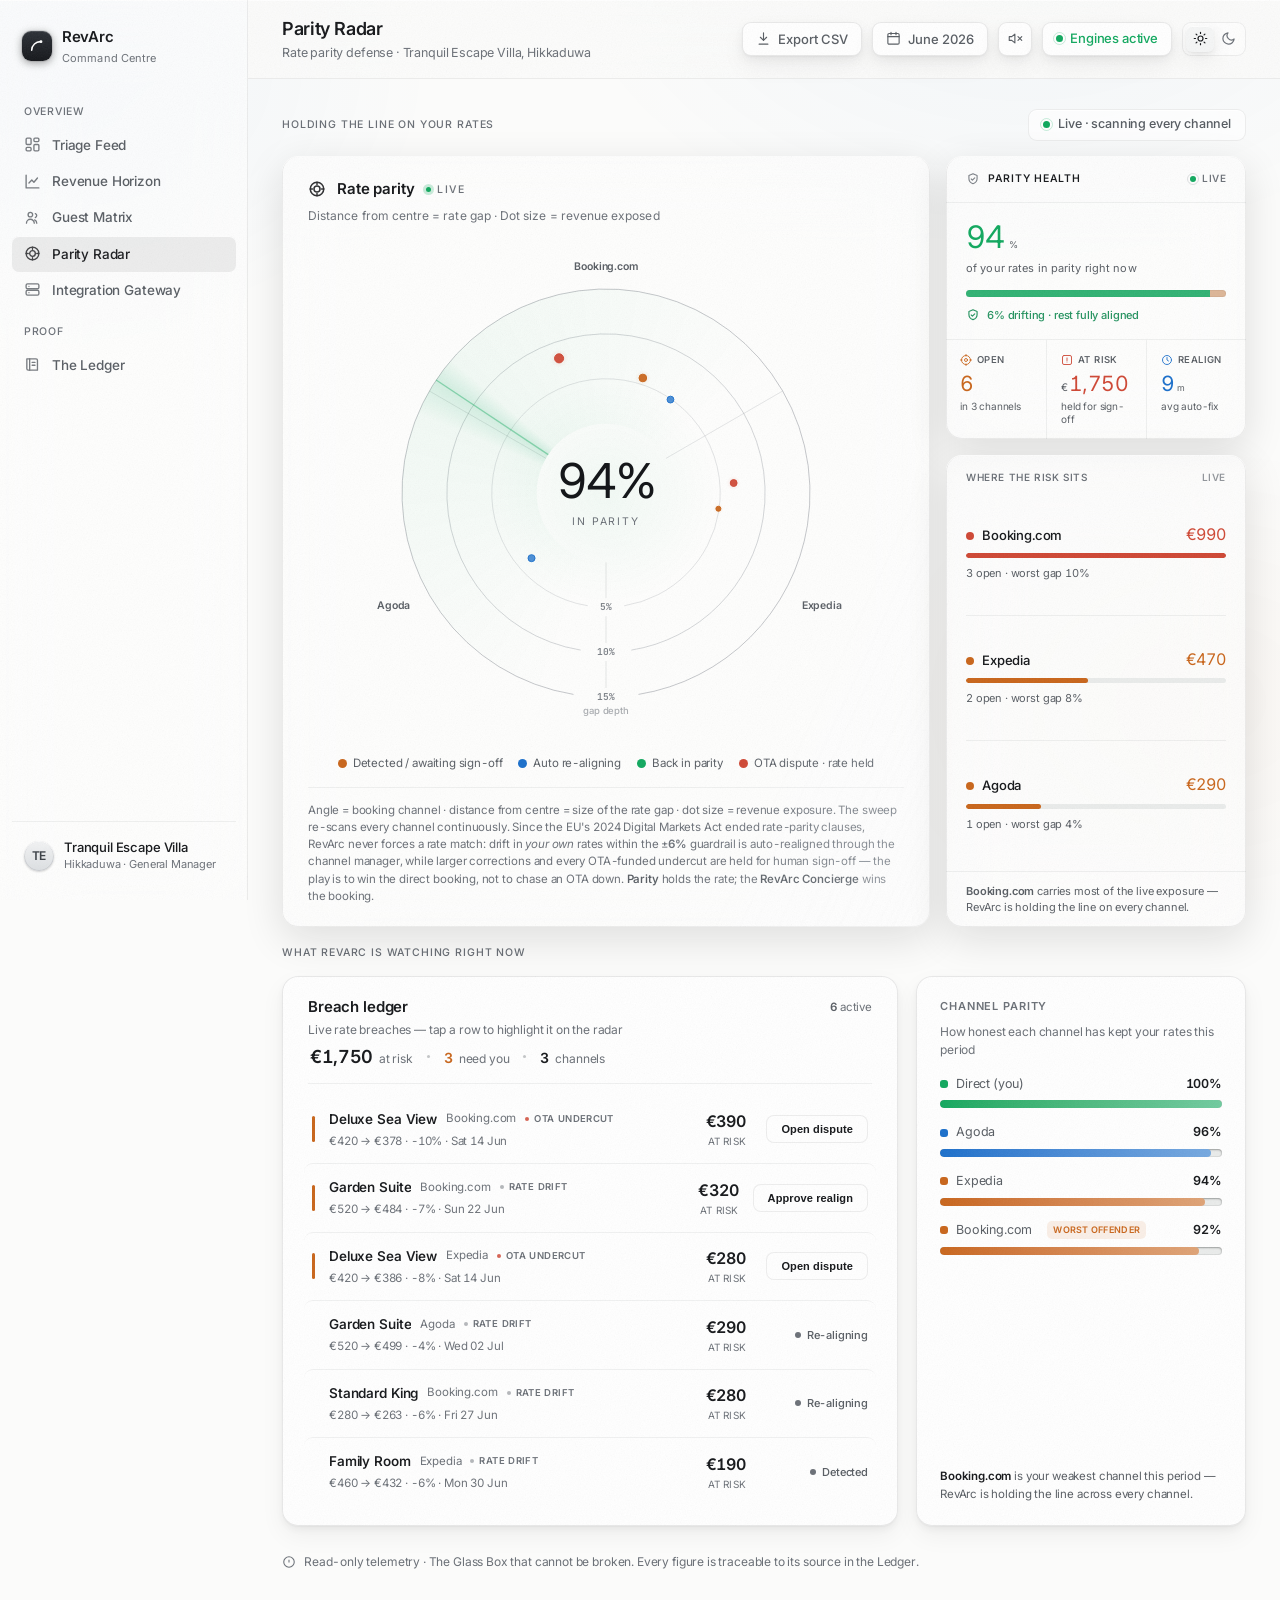
<file: parity.html>
<!DOCTYPE html>
<html lang="en" data-theme="dark">
<head>
<meta charset="UTF-8" />
<meta name="viewport" content="width=device-width, initial-scale=1.0, viewport-fit=cover" />
<title>RevArc Command Centre · Parity Radar · v1</title>
<link rel="preconnect" href="https://fonts.googleapis.com">
<link rel="preconnect" href="https://fonts.gstatic.com" crossorigin>
<link href="https://fonts.googleapis.com/css2?family=Inter:wght@400;500;600&family=JetBrains+Mono:wght@500&display=swap" rel="stylesheet" media="print" onload="this.media='all'">
<noscript><link href="https://fonts.googleapis.com/css2?family=Inter:wght@400;500;600&family=JetBrains+Mono:wght@500&display=swap" rel="stylesheet"></noscript>
<link rel="stylesheet" href="assets/revarc-perf.css">
<script src="assets/revarc-perf.js"></script>
<style>
:root[data-theme="dark"]{
  --bg-base:#050607; --bg-sunken:#020303;
  --surface-1:#0F1113; --surface-2:#171A1C; --surface-3:#1E2225;
  --border-subtle:rgba(255,255,255,.05); --border-default:#24272D; --border-strong:#383C44;
  --text-primary:#F7F8F8; --text-secondary:#8B9099; --text-tertiary:#61656C; --w-metric:300;
  --accent:#ECEEF3; --accent-hover:#FFFFFF; --accent-subtle:rgba(255,255,255,.10);
  --sentinel:#3B8FD4; --concierge:#E0883C; --yield:#35C77C;
  --positive:#35C77C; --negative:#E5675A;
  --sentinel-bg:rgba(59,143,212,.14); --concierge-bg:rgba(224,136,60,.14); --yield-bg:rgba(53,199,124,.12);
  --glass-fill:rgba(17,19,22,.5); --glass-brd:rgba(255,255,255,.1); --glass-hi:rgba(255,255,255,.09);
  --card-hi:rgba(255,255,255,.06);
  --elev:0 1px 1px rgba(0,0,0,.12),0 3px 4px rgba(0,0,0,.1),0 8px 14px rgba(0,0,0,.08);
  --elev-lg:0 4px 34px rgba(0,0,0,.6);
  --hover-shadow:0 22px 50px rgba(0,0,0,.62);
  --ambient-a:rgba(59,143,212,.06); --ambient-b:rgba(224,136,60,.03);
  --av-bg:linear-gradient(180deg,#33383F 0%,#1B1E22 100%); --av-fg:#E9EBEE; --av-ring:rgba(255,255,255,.10); --av-hi:rgba(255,255,255,.14);
  --topbar-fill:rgba(10,12,14,.82);
}
:root[data-theme="light"]{
  --bg-base:#FBFBFA; --bg-sunken:#EAECEB;
  --surface-1:#FFFFFF; --surface-2:#FFFFFF; --surface-3:#F5F6F6;
  --border-subtle:rgba(15,17,20,.06); --border-default:rgba(15,17,20,.09); --border-strong:rgba(15,17,20,.15);
  --text-primary:#15171A; --text-secondary:#585D63; --text-tertiary:#6B7077; --w-metric:400;
  --accent:#1B1C1F; --accent-hover:#000000; --accent-subtle:rgba(20,21,24,.07);
  --sentinel:#1A6FCB; --concierge:#C9651A; --yield:#10A85E;
  --positive:#10A85E; --negative:#CF4734;
  --sentinel-bg:rgba(26,111,203,.10); --concierge-bg:rgba(201,101,26,.10); --yield-bg:rgba(16,168,94,.10);
  --glass-fill:rgba(255,255,255,.62); --glass-brd:rgba(15,17,20,.07); --glass-hi:rgba(255,255,255,.85);
  --card-hi:rgba(255,255,255,.9);
  --elev:0 1px 2px rgba(15,17,20,.04),0 4px 10px rgba(15,17,20,.05),0 10px 24px rgba(15,17,20,.05);
  --elev-lg:0 12px 40px rgba(15,17,20,.12);
  --hover-shadow:0 24px 52px rgba(15,17,20,.17);
  --ambient-a:rgba(26,111,203,.05); --ambient-b:rgba(201,101,26,.03);
  --av-bg:linear-gradient(180deg,#F2F3F4 0%,#DCDFE2 100%); --av-fg:#3A3F45; --av-ring:rgba(15,17,20,.10); --av-hi:rgba(255,255,255,.95);
  --topbar-fill:rgba(252,252,251,.85);
}
:root{
  --radius-sm:7px; --radius-md:13px; --radius-lg:16px;
  --r-card:var(--radius-lg); --r-sub:var(--radius-md); --r-control:var(--radius-sm); --r-control-in:calc(var(--radius-sm) - 3px);
  --ease-out:cubic-bezier(.16,1,.3,1); --ease-std:cubic-bezier(.4,0,.2,1); --ease-butter:cubic-bezier(.22,1,.36,1);
  --sidebar-w:248px; --glass-blur:blur(34px) saturate(118%);
}
*{box-sizing:border-box;margin:0;padding:0}
html,body{height:100%}html{background:var(--bg-base)}
body{
  font-family:'Inter',-apple-system,BlinkMacSystemFont,sans-serif;
  font-feature-settings:"cv01" 1,"ss03" 1,"tnum" 1;
  background:var(--bg-base); color:var(--text-primary);
  font-size:14px; font-weight:400; line-height:1.5; letter-spacing:-.011em;
  -webkit-font-smoothing:antialiased; text-rendering:optimizeLegibility;
  transition:background .5s var(--ease-std), color .5s var(--ease-std);
}
body::before{content:"";position:fixed;inset:0;z-index:0;pointer-events:none;
  background:radial-gradient(760px 500px at 80% -6%,var(--ambient-a),transparent 62%),radial-gradient(660px 460px at 4% 8%,var(--ambient-a),transparent 58%),radial-gradient(560px 440px at 94% 78%,var(--ambient-b),transparent 60%);}
.card::after,.meter::after,.panel::after,.sidebar::after,.topbar::after{content:"";position:absolute;inset:0;border-radius:inherit;z-index:3;pointer-events:none;opacity:.07;background-image:url("data:image/svg+xml,%3Csvg xmlns='http://www.w3.org/2000/svg' width='256' height='256'%3E%3Cfilter id='gn'%3E%3CfeTurbulence type='fractalNoise' baseFrequency='0.8' numOctaves='4' stitchTiles='stitch'/%3E%3CfeColorMatrix type='saturate' values='0'/%3E%3C/filter%3E%3Crect width='100%25' height='100%25' filter='url(%23gn)'/%3E%3C/svg%3E");background-size:256px 256px}
.card.sheen::before,.panel.sheen::before{content:"";position:absolute;inset:0;border-radius:inherit;z-index:3;pointer-events:none;opacity:.07;background-image:url("data:image/svg+xml,%3Csvg xmlns='http://www.w3.org/2000/svg' width='256' height='256'%3E%3Cfilter id='gn'%3E%3CfeTurbulence type='fractalNoise' baseFrequency='0.8' numOctaves='4' stitchTiles='stitch'/%3E%3CfeColorMatrix type='saturate' values='0'/%3E%3C/filter%3E%3Crect width='100%25' height='100%25' filter='url(%23gn)'/%3E%3C/svg%3E");background-size:256px 256px}
.tnum{font-variant-numeric:tabular-nums}
.mono{font-family:'JetBrains Mono',monospace;font-variant-numeric:tabular-nums;letter-spacing:-.015em}
::selection{background:var(--accent-subtle)}
:focus-visible{outline:2px solid var(--accent);outline-offset:2px;border-radius:4px}

body.cursor-on,body.cursor-on *{cursor:none !important}
.cursor-dot,.cursor-ring{position:fixed;top:0;left:0;z-index:10000;pointer-events:none;border-radius:50%;will-change:transform;opacity:0;transition:opacity .3s}
body.cursor-on .cursor-dot{opacity:1}
.cursor-dot{width:6px;height:6px;background:var(--accent)}
.cursor-ring{width:30px;height:30px;border:1.5px solid var(--accent);
  transition:width .3s var(--ease-out),height .3s var(--ease-out),background .3s,border-color .3s,opacity .3s}
body.cursor-on .cursor-ring{opacity:.4}
body.cursor-on .cursor-ring.hot{width:44px;height:44px;opacity:.55;background:transparent}

.sheen::after{content:"";position:absolute;inset:0;border-radius:inherit;pointer-events:none;z-index:1;
  background:linear-gradient(115deg,transparent 36%,var(--glass-hi) 50%,transparent 64%);
  background-size:260% 100%;background-position:var(--sheen,0%) 0;opacity:.45;mix-blend-mode:overlay;transition:background-position .15s linear}

.app{display:grid;grid-template-columns:var(--sidebar-w) 1fr;min-height:100vh;position:relative;z-index:1}
.sidebar{display:flex;flex-direction:column;position:sticky;top:0;height:100vh;padding:18px 12px;
  background:var(--glass-fill);backdrop-filter:var(--glass-blur);-webkit-backdrop-filter:var(--glass-blur);
  box-shadow:inset -1px 0 0 var(--glass-brd),inset 0 1px 0 var(--glass-hi)}
.brand{display:flex;align-items:center;gap:10px;padding:8px 10px 22px}
.brand-mark{width:30px;height:30px;border-radius:9px;background:linear-gradient(180deg,#2B2F35 0%,#14161A 100%);display:grid;place-items:center;flex:none;box-shadow:inset 0 1px 0 rgba(255,255,255,.14),0 2px 8px rgba(0,0,0,.4),0 0 0 1px var(--border-default)}
.brand-mark svg{width:16px;height:16px;color:#fff}
.brand-name{font-weight:590;font-size:15px;letter-spacing:-.02em}
.brand-sub{font-size:11px;color:var(--text-tertiary);letter-spacing:.01em;margin-top:1px}
.nav-label{font-size:10.5px;font-weight:510;letter-spacing:.07em;text-transform:uppercase;color:var(--text-tertiary);padding:16px 12px 7px}
.nav-item{display:flex;align-items:center;gap:11px;padding:8px 12px;border-radius:7px;color:var(--text-secondary);font-size:13.5px;font-weight:500;cursor:pointer;position:relative;transition:background .18s var(--ease-out),color .18s;border:none;background:none;width:100%;text-align:left;font-family:inherit;text-decoration:none}
.nav-item svg{width:17px;height:17px;flex:none;opacity:.82}
.nav-item:hover{background:var(--surface-2);color:var(--text-primary)}
.nav-item.active{background:var(--accent-subtle);color:var(--accent);box-shadow:inset 0 1px 0 var(--card-hi)}
.sidebar-foot{margin-top:auto;padding:12px 8px 4px;border-top:1px solid var(--border-subtle)}
.user-chip{display:flex;align-items:center;gap:10px;padding:6px 4px}
.avatar{width:30px;height:30px;border-radius:50%;background:var(--av-bg);display:grid;place-items:center;font-size:12px;font-weight:600;color:var(--av-fg);flex:none;box-shadow:inset 0 1px 0 var(--av-hi),inset 0 0 0 1px var(--av-ring),0 1px 2px rgba(0,0,0,.18)}
.user-name{font-size:13px;font-weight:510;line-height:1.2}
.user-role{font-size:11px;color:var(--text-tertiary)}

.main{display:flex;flex-direction:column;min-width:0}
.topbar{position:sticky;top:0;z-index:20;display:flex;align-items:center;gap:16px;padding:15px 34px;isolation:isolate;
  background:var(--topbar-fill);backdrop-filter:var(--glass-blur);-webkit-backdrop-filter:var(--glass-blur);
  border-bottom:1px solid var(--glass-brd);box-shadow:inset 0 1px 0 var(--glass-hi)}
.page-title{font-size:18px;font-weight:590;letter-spacing:-.02em}
.page-meta{font-size:12.5px;color:var(--text-tertiary);margin-top:2px}
.vbadge{font-size:10px;font-weight:510;letter-spacing:.05em;text-transform:uppercase;color:var(--accent);background:var(--accent-subtle);padding:4px 9px;border-radius:6px;box-shadow:inset 0 0 0 1px var(--glass-brd),inset 0 1px 0 var(--card-hi)}
.topbar-right{margin-left:auto;display:flex;align-items:center;gap:10px}
.pill{display:inline-flex;align-items:center;gap:7px;height:34px;padding:0 13px;border-radius:9px;border:1px solid var(--border-default);background:var(--surface-2);font-size:13px;font-weight:500;color:var(--text-secondary);cursor:pointer;transition:.28s var(--ease-butter);font-family:inherit;box-shadow:var(--elev),inset 0 1px 0 var(--card-hi)}
.pill:hover{border-color:var(--border-strong);color:var(--text-primary);transform:translateY(-1px);box-shadow:var(--hover-shadow),inset 0 1px 0 var(--card-hi)}
.pill svg{width:15px;height:15px}
.pill.icon-only{padding:0;width:34px;justify-content:center}
.sync{color:var(--positive);cursor:default}
.sync:hover{transform:none}
.dot{width:7px;height:7px;border-radius:50%;background:currentColor;position:relative}
.dot.breathe::after{content:"";position:absolute;inset:-3px;border-radius:50%;border:1px solid currentColor;opacity:.22}
@keyframes breathe{0%,100%{transform:scale(1);opacity:.35}50%{transform:scale(1.9);opacity:0}}
.theme-toggle{display:flex;align-items:center;border:1px solid var(--glass-brd);border-radius:9px;background:var(--glass-fill);backdrop-filter:var(--glass-blur);-webkit-backdrop-filter:var(--glass-blur);padding:3px;height:34px;box-shadow:inset 0 1px 0 var(--glass-hi)}
.theme-toggle button{width:28px;height:26px;border:none;background:none;border-radius:6px;display:grid;place-items:center;cursor:pointer;color:var(--text-tertiary);transition:.45s var(--ease-butter)}
.theme-toggle button svg{width:15px;height:15px}
.theme-toggle button.on{background:var(--surface-3);color:var(--text-primary);box-shadow:var(--elev),inset 0 1px 0 var(--card-hi)}

.content{padding:30px 34px 70px;max-width:1500px;width:100%}
.section-eyebrow{font-size:10.5px;font-weight:510;letter-spacing:.08em;text-transform:uppercase;color:var(--text-tertiary);margin-bottom:15px}
.eyebrow-row{display:flex;align-items:center;justify-content:space-between;gap:16px;margin-bottom:15px}
.eyebrow-row .section-eyebrow{margin-bottom:0}
.live-chip{display:inline-flex;align-items:center;gap:8px;height:32px;padding:0 14px;border-radius:9px;border:1px solid var(--glass-brd);background:var(--glass-fill);backdrop-filter:var(--glass-blur);-webkit-backdrop-filter:var(--glass-blur);font-size:12.5px;font-weight:510;color:var(--text-secondary);box-shadow:inset 0 1px 0 var(--glass-hi)}
.live-chip .dot{color:var(--positive)}

.card,.meter,.panel{position:relative;isolation:isolate}
.card{background:var(--surface-1);border-radius:var(--r-card);padding:22px 24px;overflow:hidden;
  box-shadow:inset 0 0 0 1px var(--border-default),inset 0 1px 0 var(--card-hi),var(--elev)}
.card.glass{background:var(--glass-fill);backdrop-filter:var(--glass-blur);-webkit-backdrop-filter:var(--glass-blur);
  box-shadow:inset 0 1px 0 var(--glass-hi),inset 0 0 0 1px var(--glass-brd),var(--elev-lg)}
.lift{transition:transform .5s var(--ease-butter),box-shadow .5s var(--ease-butter)}
.lift:hover{transform:translateY(-4px);box-shadow:inset 0 0 0 1px var(--border-strong),inset 0 1px 0 var(--card-hi),var(--hover-shadow)}
.card.glass.lift:hover,.panel.glass.lift:hover{box-shadow:inset 0 1px 0 var(--glass-hi),inset 0 0 0 1px var(--glass-brd),var(--hover-shadow)}
.tilt{transition:transform .45s var(--ease-butter),box-shadow .5s var(--ease-butter);transform-style:preserve-3d;will-change:transform}
.glare{display:none;position:absolute;inset:0;border-radius:inherit;pointer-events:none;z-index:1;opacity:0;transition:opacity .5s var(--ease-out);
  background-image:url("data:image/svg+xml;utf8,<svg xmlns='http://www.w3.org/2000/svg' width='140' height='140'><filter id='n'><feTurbulence type='fractalNoise' baseFrequency='0.85' numOctaves='2' stitchTiles='stitch'/></filter><rect width='100%25' height='100%25' filter='url(%23n)' opacity='0.55'/></svg>"),radial-gradient(560px circle at var(--gx,50%) var(--gy,50%),var(--glass-hi) 0%,rgba(255,255,255,.05) 26%,rgba(255,255,255,.015) 46%,transparent 68%);
  background-size:140px 140px,100% 100%;background-blend-mode:overlay;mix-blend-mode:soft-light}
.tilt:hover{transform:translateY(-3px);box-shadow:inset 0 0 0 1px var(--border-strong),inset 0 1px 0 var(--card-hi),var(--hover-shadow)}
.card.glass.tilt:hover,.panel.glass.tilt:hover{transform:translateY(-3px);box-shadow:inset 0 1px 0 var(--glass-hi),inset 0 0 0 1px var(--glass-brd),var(--hover-shadow)}
.tilt:hover .glare{opacity:.34}

.kpi-eyebrow{font-size:11px;color:var(--text-tertiary);font-weight:600;letter-spacing:.08em;text-transform:uppercase;display:flex;align-items:center;gap:8px;margin-bottom:14px;position:relative;z-index:2}
.kpi-value{font-size:46px;font-weight:var(--w-metric);letter-spacing:-.035em;line-height:1;position:relative;z-index:2}
.kpi-cur{font-size:.52em;color:var(--text-secondary);font-weight:400;margin-right:3px}
.kpi-sub{font-size:12.5px;color:var(--text-tertiary);margin-top:9px;line-height:1.5;position:relative;z-index:2}

.od{display:inline-flex;align-items:flex-start}
.od-cell{display:inline-block;height:1em;line-height:1;overflow:hidden;vertical-align:top}
.od-strip{display:flex;flex-direction:column;transition:transform .9s var(--ease-butter)}
.od-strip>span{height:1em;line-height:1;display:block}
.od-sep{display:inline-block}

.meters{display:grid;grid-template-columns:repeat(4,1fr);gap:18px;margin-bottom:18px}
.meter{background:var(--surface-1);border-radius:var(--radius-md);padding:22px 22px 24px;overflow:hidden;min-height:188px;display:flex;flex-direction:column;
  box-shadow:inset 0 0 0 1px var(--border-default),inset 0 1px 0 var(--card-hi),var(--elev)}
.meter .kpi-value{font-size:46px;font-weight:400;letter-spacing:-.025em;line-height:1.02;margin-top:10px}
.meter .kpi-cur{font-size:.5em;vertical-align:baseline;margin-right:1px}
.meter .kpi-sub{margin-top:auto;padding-top:14px}
.kpi-foot{margin-top:auto;padding-top:16px;display:flex;flex-direction:column;gap:10px}
.kpi-foot .kpi-sub{margin-top:0;padding-top:0}
.kpi-status{display:flex;align-items:center;gap:7px;font-size:12px;font-weight:510;color:var(--text-secondary);line-height:1.35}
.kpi-status .cs-ic{width:14px;height:14px;flex:none}
.kpi-status.ok{color:color-mix(in srgb,var(--positive) 72%,var(--text-secondary))}
.pbar{display:flex;height:7px;border-radius:4px;overflow:hidden;background:var(--bg-sunken);box-shadow:inset 0 0 0 1px var(--border-subtle)}
.pbar-fill{height:100%;width:0;flex:none;background:var(--yield);opacity:.85;transition:width .9s var(--ease-out)}
.pbar-drift{height:100%;flex:1;background:var(--concierge);opacity:.4}
.kpi-spark{width:100%;height:32px;display:block;overflow:visible}
.lscale{display:flex;flex-direction:column;gap:8px;padding-top:3px}
.ltrack{position:relative;height:6px;border-radius:4px;background:var(--bg-sunken);box-shadow:inset 0 0 0 1px var(--border-subtle)}
.lfill{position:absolute;left:0;top:0;height:100%;width:0;border-radius:4px;background:var(--sentinel);opacity:.5;transition:width .85s var(--ease-out)}
.lmark{position:absolute;top:50%;left:0;width:11px;height:11px;border-radius:50%;background:var(--surface-1);box-shadow:inset 0 0 0 2px var(--sentinel),0 1px 3px rgba(0,0,0,.35);transform:translate(-50%,-50%);transition:left .85s var(--ease-out)}
.lscale-tags{display:flex;justify-content:space-between;font-size:9.5px;letter-spacing:.05em;text-transform:uppercase;color:var(--text-tertiary)}

.chip{display:inline-flex;align-items:center;gap:6px;height:22px;padding:0 9px;border-radius:6px;font-size:11.5px;font-weight:510;letter-spacing:.005em;box-shadow:inset 0 0 0 1px rgba(255,255,255,.05)}
.chip .cdot{width:6px;height:6px;border-radius:50%;background:var(--c)}
.chip.sentinel{--c:var(--sentinel);background:var(--sentinel-bg);color:var(--sentinel)}
.chip.concierge{--c:var(--concierge);background:var(--concierge-bg);color:var(--concierge)}
.chip.risk{--c:var(--negative);background:color-mix(in srgb,var(--negative) 13%,transparent);color:var(--negative)}
.chip.risk .cdot{box-shadow:0 0 8px var(--negative);animation:riskpulse 2.6s var(--ease-out) infinite}
@keyframes riskpulse{0%{box-shadow:0 0 0 0 color-mix(in srgb,var(--negative) 55%,transparent)}70%{box-shadow:0 0 0 6px color-mix(in srgb,var(--negative) 0%,transparent)}100%{box-shadow:0 0 0 0 color-mix(in srgb,var(--negative) 0%,transparent)}}
.risk-meter{position:relative;isolation:isolate}
.risk-meter .kpi-value{color:var(--negative)}
.risk-meter .kpi-cur{color:var(--negative);opacity:.72}
.risk-held{display:flex;align-items:center;gap:7px;margin-top:12px;font-size:11px;font-weight:500;letter-spacing:.005em;color:var(--text-secondary);position:relative;z-index:2}
.risk-held svg{flex:none;color:color-mix(in srgb,var(--yield) 80%,var(--text-secondary));opacity:.95}
@media(prefers-reduced-motion:reduce){.chip.risk .cdot{animation:none}}
.chip.yield{--c:var(--yield);background:var(--yield-bg);color:var(--yield)}

.chart-head{display:flex;align-items:flex-start;justify-content:space-between;gap:16px;position:relative;z-index:2}
.chart-head .sub{font-size:12.5px;color:var(--text-tertiary);margin-top:4px;max-width:560px;line-height:1.5}
.chart-cap{font-size:12px;color:var(--text-tertiary);margin-top:10px;position:relative;z-index:2}
.panel-pad{padding:20px 22px;position:relative;z-index:2}
.panel-pad h4{font-size:15px;font-weight:600;letter-spacing:-.01em}
.panel-pad .sub{font-size:12px;color:var(--text-tertiary);margin-top:2px}
.panel{background:var(--surface-1);border-radius:var(--r-card);overflow:hidden;box-shadow:inset 0 0 0 1px var(--border-default),inset 0 1px 0 var(--card-hi),var(--elev)}

.split-2{display:grid;grid-template-columns:1fr 330px;gap:18px;margin-bottom:18px;align-items:stretch}
.split-2>div{height:100%}
.track{height:8px;border-radius:5px;background:var(--bg-sunken);overflow:hidden;box-shadow:inset 0 0 0 1px var(--border-subtle),inset 0 1px 2px rgba(0,0,0,.3)}
.track i{display:block;height:100%;width:0;border-radius:5px;background:linear-gradient(90deg,var(--c),color-mix(in srgb,var(--c) 60%,white));transition:width 1.1s var(--ease-out)}

.foot-note{margin-top:28px;font-size:12px;color:var(--text-tertiary);display:flex;align-items:center;gap:8px}
.foot-note svg{flex:none}

@keyframes cardin{from{opacity:0;transform:translateY(12px)}to{opacity:1;transform:none}}
.anim{animation:cardin .65s var(--ease-out) backwards}
.d1{animation-delay:.04s}.d2{animation-delay:.1s}.d3{animation-delay:.16s}.d4{animation-delay:.22s}.d5{animation-delay:.28s}.d6{animation-delay:.34s}.d7{animation-delay:.4s}

.m-tip{position:fixed;pointer-events:none;opacity:0;transition:opacity .16s var(--ease-out);z-index:220;min-width:172px;padding:12px 14px;border-radius:11px;background:var(--surface-3);box-shadow:inset 0 0 0 1px var(--glass-brd),var(--elev-lg)}
.m-tip.on{opacity:1}
#radarCanvas{touch-action:none;cursor:crosshair}
.m-tip .tn{font-size:13px;font-weight:600;letter-spacing:-.01em;display:flex;align-items:center;gap:7px}
.m-tip .tn .tdot{width:8px;height:8px;border-radius:50%;flex:none}
.m-tip .tr2{display:flex;justify-content:space-between;gap:16px;font-size:11.5px;color:var(--text-secondary);margin-top:6px}
.m-tip .tr2 b{color:var(--text-primary);font-weight:600}
.m-tip .ttag{margin-top:9px;font-size:10.5px;font-weight:510;letter-spacing:.02em;display:inline-flex;align-items:center;gap:5px;padding:3px 8px;border-radius:5px}
@media(max-width:760px){.m-tip{max-width:min(240px,calc(100vw - 28px));white-space:normal;line-height:1.35}}

/* ===== Parity hero: detached radar + metric stack ===== */
.parity-split{display:grid;grid-template-columns:1fr 300px;gap:16px;align-items:stretch;margin-bottom:18px}
.radar-hero{padding:0;display:flex;flex-direction:column;overflow:hidden}
.rh-head{padding:24px 26px 2px}
.rh-title{display:flex;align-items:center;gap:11px;font-size:15px;font-weight:600;letter-spacing:-.01em;line-height:1.15;color:var(--text-primary)}
.rh-ic{width:18px;height:18px;flex:none;color:var(--accent);opacity:.92}
.rh-live{font-size:10.5px;font-weight:520;letter-spacing:.14em;text-transform:uppercase;color:var(--text-tertiary);margin-left:1px;display:inline-flex;align-items:center;gap:6px;padding-top:2px}
.rh-live::before{content:"";width:5px;height:5px;border-radius:50%;background:var(--yield);box-shadow:0 0 0 3px color-mix(in srgb,var(--yield) 22%,transparent);animation:rhpulse 2.4s ease-in-out infinite}
@keyframes rhpulse{0%,100%{opacity:.78}50%{opacity:1}}
.rh-sub{font-size:12px;color:var(--text-tertiary);line-height:1.55;margin-top:9px;max-width:540px;letter-spacing:.005em;font-variant-numeric:tabular-nums}
.rh-stage{flex:1;position:relative;display:flex;align-items:center;justify-content:center;padding:16px 26px 4px;min-height:0}
.r-wrap{position:relative;width:100%;max-width:500px;aspect-ratio:1}
#radarCanvas{position:absolute;inset:0;width:100%;height:100%}
.r-center{position:absolute;top:50%;left:50%;transform:translate(-50%,-50%);text-align:center;z-index:3;pointer-events:none}
.r-center .rv{font-size:48px;font-weight:var(--w-metric);letter-spacing:-.04em;line-height:1;color:var(--text-primary);font-variant-numeric:tabular-nums}
.r-center .rl{font-size:10.5px;letter-spacing:.18em;text-transform:uppercase;color:var(--text-tertiary);margin-top:9px}
.r-legend{display:flex;flex-wrap:wrap;gap:9px 16px;justify-content:center;padding:8px 26px 0;font-size:11.5px;color:var(--text-secondary)}
.r-legend .lg{display:inline-flex;align-items:center;gap:6px}
.r-legend .lg i{width:9px;height:9px;border-radius:50%;display:inline-block}
.r-legend .lg i.det{background:var(--concierge)}
.r-legend .lg i.dis{background:var(--sentinel)}
.r-legend .lg i.cor{background:var(--yield)}
.radar-cap{font-size:11.5px;color:var(--text-tertiary);line-height:1.5;margin:14px 26px 0;padding:14px 0 22px;border-top:1px solid var(--border-subtle)}
.r-legend .lg-short{display:none}
.radar-hint,.radar-learn{display:none}
.radar-learn{border:none;margin:0;padding:0;font:inherit;color:inherit}
.radar-learn summary{list-style:none;cursor:pointer}
.radar-learn summary::-webkit-details-marker{display:none}
@media(max-width:760px){
  .eyebrow-row{display:none}
  .radar-hero .rh-head{padding:14px 16px 0}
  .radar-hero .rh-title{font-size:14px;gap:9px}
  .radar-hero .rh-ic{width:16px;height:16px}
  .radar-hero .rh-sub{display:none}
  .radar-hero .rh-stage{
    padding:6px 0 2px;margin:0 -16px;
    align-items:stretch;
  }
  .radar-hero .r-wrap{
    width:100%;max-width:none;margin:0 auto;
    aspect-ratio:1;
  }
  .radar-hero .r-center .rv{font-size:clamp(44px,13.5vw,56px)}
  .radar-hero .r-center .rl{font-size:10px;margin-top:7px;letter-spacing:.16em}
  .radar-hero .r-legend{
    display:grid;grid-template-columns:1fr 1fr;gap:8px 10px;
    justify-items:start;padding:14px 16px 0;font-size:10.5px;line-height:1.25;
  }
  .radar-hero .r-legend .lg{gap:5px}
  .radar-hero .r-legend .lg i{width:7px;height:7px}
  .radar-hero .r-legend .lg-long{display:none}
  .radar-hero .r-legend .lg-short{display:inline}
  .radar-hero .radar-cap{display:none}
  .radar-hero .radar-hint{
    display:block;margin:0;padding:10px 16px 0;
    font-size:11.5px;line-height:1.4;text-align:center;color:var(--text-tertiary);
  }
  .radar-hero .radar-learn{
    display:block;margin:10px 16px 14px;
    border-radius:var(--r-sub);overflow:hidden;
    background:var(--bg-sunken);
    box-shadow:inset 0 0 0 1px var(--border-subtle);
  }
  .radar-hero .radar-learn summary{
    display:flex;align-items:center;justify-content:space-between;gap:10px;
    padding:11px 14px;font-size:12px;font-weight:560;color:var(--text-secondary);
    -webkit-tap-highlight-color:transparent;
  }
  .radar-hero .radar-learn summary::after{
    content:'';width:7px;height:7px;flex:none;
    border-right:1.5px solid var(--text-tertiary);border-bottom:1.5px solid var(--text-tertiary);
    transform:rotate(45deg) translateY(-2px);opacity:.7;transition:transform .25s var(--ease-out);
  }
  .radar-hero .radar-learn[open] summary::after{transform:rotate(225deg) translateY(1px)}
  .radar-hero .radar-learn[open] summary{border-bottom:1px solid var(--border-subtle)}
  .radar-hero .radar-learn-body{
    padding:12px 14px 14px;font-size:11.5px;line-height:1.55;color:var(--text-tertiary);
  }
}
.rail-col{display:grid;grid-template-rows:repeat(4,1fr);gap:16px;min-height:0}
.rail-stack{display:grid;grid-template-rows:auto 1fr;gap:16px;min-height:0}
/* shared header bits */
.dp-head{display:flex;align-items:center;justify-content:space-between;gap:10px;padding:15px 20px;border-bottom:1px solid var(--border-subtle)}
.dp-eyebrow{font-size:10.5px;font-weight:560;letter-spacing:.07em;text-transform:uppercase;color:var(--text-secondary);display:flex;align-items:center;gap:8px}
.dp-eyebrow svg{width:14px;height:14px;flex:none;color:var(--text-tertiary);opacity:.7}
.dp-live{display:inline-flex;align-items:center;gap:6px;font-size:10px;font-weight:560;letter-spacing:.05em;text-transform:uppercase;color:var(--text-tertiary)}
.dp-live .dot{width:6px;height:6px;border-radius:50%;background:var(--positive)}
/* health card */
.health-card,.chan-card{padding:0;display:flex;flex-direction:column;overflow:hidden}
.hc-body{padding:18px 20px 16px}
.hc-big{font-size:31px;font-weight:var(--w-metric);letter-spacing:-.025em;line-height:1;display:flex;align-items:baseline;gap:1px}
.hc-big .u{font-size:.30em;color:var(--text-secondary);font-weight:400;margin-left:4px}
.hc-rl{font-size:11px;color:var(--text-tertiary);margin-top:8px;letter-spacing:.01em}
.health-card .pbar{margin-top:14px}
.health-card .kpi-status{margin-top:11px;font-size:11px}
.dp-trio{display:grid;grid-template-columns:repeat(3,1fr);border-top:1px solid var(--border-subtle)}
.dp-cell{padding:13px 14px;display:flex;flex-direction:column;gap:6px;border-left:1px solid var(--border-subtle)}
.dp-cell:first-child{border-left:none}
.dp-cell .t{font-size:9.5px;font-weight:560;letter-spacing:.04em;text-transform:uppercase;color:var(--text-tertiary);display:flex;align-items:center;gap:5px;white-space:nowrap}
.dp-cell .t svg{width:12px;height:12px;flex:none;opacity:.95}
.dp-cell .v{font-size:21px;font-weight:var(--w-metric);letter-spacing:-.02em;line-height:1;display:flex;align-items:baseline}
.dp-cell .v .u{font-size:.42em;color:var(--text-secondary);margin-left:2px}
.dp-cell .v .cur{font-size:.5em;color:var(--text-secondary);margin-right:1px}
.dp-cell .cs{font-size:10px;color:var(--text-tertiary);line-height:1.3}
/* channel card */
.dp-sec{flex:1;display:flex;flex-direction:column;padding:15px 20px 6px;min-height:0}
.dp-sec-lab{font-size:10px;font-weight:560;letter-spacing:.06em;text-transform:uppercase;color:var(--text-tertiary);display:flex;align-items:center;justify-content:space-between;margin-bottom:6px}
.cw-list{flex:1;display:flex;flex-direction:column;min-height:0}
.cw-band{flex:1;display:flex;flex-direction:column;justify-content:center;gap:8px;border-top:1px solid var(--border-subtle)}
.cw-band:first-child{border-top:none}
.cw-top{display:flex;align-items:baseline;justify-content:space-between;gap:8px}
.cw-name{display:flex;align-items:center;gap:8px;font-size:13px;font-weight:520;color:var(--text-secondary)}
.cw-dot{width:8px;height:8px;border-radius:50%;background:var(--c);flex:none}
.cw-amt{font-size:16px;font-weight:400;letter-spacing:-.01em;line-height:1;font-variant-numeric:tabular-nums}
.cw-bar{height:5px;border-radius:3px;background:var(--bg-sunken);overflow:hidden}
.cw-bar i{display:block;height:100%;border-radius:3px;background:var(--c);transition:width .6s var(--ease-butter)}
.cw-sub{font-size:11px;color:var(--text-tertiary);line-height:1.3}
.dp-foot{padding:12px 20px;border-top:1px solid var(--border-subtle);font-size:11px;line-height:1.4;color:var(--text-tertiary)}
.dp-foot b{color:var(--text-secondary);font-weight:600}
:root[data-theme="light"] .dp-eyebrow{color:var(--text-primary)}
:root[data-theme="light"] .dp-eyebrow svg{opacity:.9}
:root[data-theme="light"] .hc-rl{color:var(--text-secondary)}
:root[data-theme="light"] .dp-cell .t{color:var(--text-secondary)}
:root[data-theme="light"] .dp-cell .cs{color:var(--text-secondary)}
:root[data-theme="light"] .cw-name{color:var(--text-primary)}
:root[data-theme="light"] .cw-sub{color:var(--text-secondary)}
:root[data-theme="light"] .dp-foot{color:var(--text-secondary)}
@media(max-width:1080px){.rail-stack{grid-template-rows:auto auto}}
@media(max-width:1080px){
  .parity-split{grid-template-columns:1fr}
  .rail-col{grid-template-rows:none;grid-template-columns:repeat(2,1fr)}
  .r-wrap{max-width:440px}
}
@media(max-width:620px){
  .rail-col{grid-template-columns:1fr}
  .r-center .rv{font-size:38px}
}

/* ===== Breach ledger — Action Queue ===== */
.ledger{display:flex;flex-direction:column}
.l-head{display:flex;align-items:flex-start;justify-content:space-between;gap:12px;padding:0 4px 4px}
.l-count{font-size:11.5px;color:var(--text-tertiary);white-space:nowrap;padding-top:3px}
.l-count b{color:var(--text-secondary);font-weight:600}
.l-summary{display:flex;align-items:baseline;flex-wrap:wrap;gap:0;margin:0 4px 12px;padding:0 2px 13px;border-bottom:1px solid var(--border-subtle)}
.l-sum-i{display:flex;align-items:baseline;gap:6px;font-size:12px;color:var(--text-tertiary)}
.l-sum-i b{font-size:14px;font-weight:600;color:var(--text-primary);font-variant-numeric:tabular-nums;letter-spacing:-.01em}
.l-sum-i.risk b{font-size:18px;letter-spacing:-.02em;color:var(--text-primary)}
.l-sum-i.need b{color:var(--concierge)}
.l-sum-sep{width:3px;height:3px;border-radius:50%;background:var(--text-tertiary);opacity:.4;margin:0 14px;align-self:center}
.lrow{display:grid;grid-template-columns:3px 1fr auto auto;align-items:center;column-gap:14px;padding:13px 8px;border-top:1px solid var(--border-subtle);border-radius:9px;transition:background .2s var(--ease-out)}
.l-summary + .lrow{border-top:none}
.lrow.hl{background:var(--accent-subtle)}
.qrail{width:3px;height:26px;border-radius:3px;background:transparent;align-self:center;transition:background .2s var(--ease-out)}
.lrow.need .qrail{background:var(--concierge)}
.lrow.corrected{opacity:.6}
.qmain{min-width:0}
.qtop{display:flex;align-items:center;gap:9px;min-width:0}
.qroom{font-size:13.5px;font-weight:560;color:var(--text-primary);white-space:nowrap;overflow:hidden;text-overflow:ellipsis;letter-spacing:-.01em}
.qch{font-size:11.5px;color:var(--text-tertiary);white-space:nowrap;flex:none}
.qtype{font-size:9.5px;font-weight:600;letter-spacing:.04em;text-transform:uppercase;flex:none;display:inline-flex;align-items:center;gap:5px;padding:0;background:none;color:var(--text-tertiary)}
.qtype::before{content:"";width:4px;height:4px;border-radius:50%;background:var(--text-tertiary);opacity:.5;flex:none}
.qtype.bt-ota{background:none;color:var(--text-tertiary)}
.qtype.bt-ota::before{background:var(--negative);opacity:.85}
.qtype.bt-self{background:none;color:var(--text-tertiary)}
.qmeta{font-size:11.5px;color:var(--text-tertiary);margin-top:4px;font-variant-numeric:tabular-nums;white-space:nowrap;overflow:hidden;text-overflow:ellipsis}
.qrisk{text-align:right;white-space:nowrap;font-variant-numeric:tabular-nums}
.qrisk b{display:block;font-size:16px;font-weight:600;color:var(--text-primary);letter-spacing:-.01em}
.qrisk i{display:block;font-style:normal;font-size:10px;color:var(--text-tertiary);margin-top:1px;letter-spacing:.02em;text-transform:uppercase}
.qrisk.held b,.qrisk.done b{color:var(--text-tertiary);font-weight:560}
.qact{display:flex;flex-direction:column;align-items:flex-end;gap:6px;min-width:108px}
.qchip{display:inline-flex;align-items:center;gap:6px;font-size:11px;font-weight:520;color:var(--text-secondary);white-space:nowrap}
.qchip .qdot{width:6px;height:6px;border-radius:50%;background:var(--c);flex:none}
.lact{font-size:11px;font-weight:560;letter-spacing:.01em;border-radius:8px;border:1px solid var(--glass-brd);background:var(--surface-2);color:var(--text-primary);cursor:pointer;white-space:nowrap;transition:transform .18s var(--ease-out),box-shadow .18s var(--ease-out),color .18s var(--ease-out),border-color .18s var(--ease-out),background .18s var(--ease-out)}
.qact .lact{padding:7px 14px}
.lact:hover{transform:translateY(-1px);box-shadow:var(--hover-shadow);color:var(--text-primary);border-color:color-mix(in srgb,var(--concierge) 45%,transparent);background:color-mix(in srgb,var(--concierge) 9%,var(--surface-2))}
.lact:focus-visible{outline:2px solid color-mix(in srgb,var(--concierge) 55%,transparent);outline-offset:2px}
.qdiv{display:flex;align-items:center;gap:11px;width:100%;margin-top:6px;padding:12px 6px 4px;background:none;border:none;border-top:1px solid var(--border-subtle);cursor:pointer;color:var(--text-tertiary);font:inherit;transition:color .18s var(--ease-out)}
.qdiv:hover{color:var(--text-secondary)}
.qdiv .ql{font-size:11.5px;font-weight:540;letter-spacing:.02em;white-space:nowrap}
.qdiv .ql b{color:var(--text-secondary);font-weight:600}
.qdiv .qline{flex:1;height:1px;background:var(--border-subtle)}
.qdiv .qchev{width:13px;height:13px;flex:none;transition:transform .3s var(--ease-out)}
.qdiv[aria-expanded="true"] .qchev{transform:rotate(180deg)}
.qhandled{overflow:hidden;max-height:0;opacity:0;transition:max-height .42s var(--ease-out),opacity .3s var(--ease-out)}
.qhandled[data-open="1"]{max-height:760px;opacity:1}
@keyframes corrflash{0%{background:transparent}28%{background:var(--yield-bg)}100%{background:transparent}}
.lrow.flash{animation:corrflash 1.6s var(--ease-out)}

/* ===== Channel scorecard ===== */
.scorecard{height:100%;display:flex;flex-direction:column}
.sc-list{display:flex;flex-direction:column;gap:15px;margin-top:16px}
.sc-row .scl{display:flex;justify-content:space-between;align-items:center;font-size:12.5px;margin-bottom:7px}
.sc-row .scl .scn{display:flex;align-items:center;gap:8px;color:var(--text-secondary)}
.sc-row .scl .scn .scd{width:8px;height:8px;border-radius:3px;background:var(--c)}
.sc-row .scl .scv{font-weight:600;font-variant-numeric:tabular-nums}
.worst{font-size:9px;font-weight:600;letter-spacing:.03em;text-transform:uppercase;color:var(--concierge);background:var(--concierge-bg);padding:2px 6px;border-radius:5px;margin-left:7px}
.sc-foot{margin-top:auto;padding-top:18px;font-size:11.5px;color:var(--text-secondary);line-height:1.55}
.sc-foot b{color:var(--text-primary);font-weight:600}

@media(max-width:1100px){.meters{grid-template-columns:1fr 1fr}.split-2{grid-template-columns:1fr}}
@media(max-width:760px){.app{grid-template-columns:1fr}.dp-trio{grid-template-columns:1fr}}
@media(max-width:560px){.meters{grid-template-columns:1fr}}
@media(prefers-reduced-motion:reduce){*{animation:none!important;transition:none!important}}
</style>
  <style>
/* --- inlined revarc-kit.css --- */
/* RevArc Experience Kit — dependency-free (no CDN, no GSAP, no Lenis) */

/* ---------- 1. Cross-document continuity ---------- */
/* Upgrades automatically to native morph transitions when served over http(s). */
@view-transition { navigation: auto; }
@media (prefers-reduced-motion: no-preference){
  ::view-transition-old(root){animation:rk-vt-out .22s cubic-bezier(.16,1,.3,1) both}
  ::view-transition-new(root){animation:rk-vt-in .30s cubic-bezier(.16,1,.3,1) both}
}
@keyframes rk-vt-out{to{opacity:0;transform:translateY(6px) scale(.994)}}
@keyframes rk-vt-in{from{opacity:0;transform:translateY(8px) scale(.994)}}

/* file:// continuity: the persistent chrome (sidebar + topbar) stays put while the
   content area crossfades through the brand-dark canvas — no white flash, real continuity. */
.rk-leaving{opacity:0;transform:translateY(6px) scale(.995);
  transition:opacity .16s cubic-bezier(.16,1,.3,1),transform .16s cubic-bezier(.16,1,.3,1)}
@media (prefers-reduced-motion: reduce){ .rk-leaving{opacity:1;transform:none;transition:none} }

/* ---------- Entrance choreography ---------- */
/* Strengthen the pages' built-in .anim cascade: deeper rise, longer ease, clearer stagger.
   Kit CSS loads after each page's inline <style>, so these override cleanly. */
@media (prefers-reduced-motion: no-preference){
  @keyframes cardin{from{opacity:0;transform:translateY(18px) scale(.985)}to{opacity:1;transform:none}}
  .anim{animation:cardin .72s cubic-bezier(.16,1,.3,1) backwards}
  .d1{animation-delay:.05s}.d2{animation-delay:.12s}.d3{animation-delay:.19s}
  .d4{animation-delay:.26s}.d5{animation-delay:.33s}.d6{animation-delay:.40s}.d7{animation-delay:.47s}
}

/* ---------- 2. Tactile press (the "haptic" feel) ---------- */
.nav-item:active,.pill:active,button:active,.fchip:active,.theme-toggle button:active{
  transform:scale(.972);
}
@media (prefers-reduced-motion: reduce){
  .nav-item:active,.pill:active,button:active,.fchip:active,.theme-toggle button:active{transform:none}
}

/* ---------- Keyboard focus rings (Apple-tier a11y) ---------- */
:focus-visible{ outline:2px solid var(--accent,#9aa3ad); outline-offset:2px; border-radius:5px; }
.rk-cmdk-item:focus-visible{ outline:none }

/* ---------- 3. Command palette (⌘K) ---------- */
.rk-cmdk-ov{position:fixed;inset:0;z-index:600;display:flex;align-items:flex-start;justify-content:center;
  padding-top:13vh;background:rgba(4,6,8,.42);backdrop-filter:blur(3px);
  opacity:0;pointer-events:none;transition:opacity .2s cubic-bezier(.16,1,.3,1)}
.rk-cmdk-ov.open{opacity:1;pointer-events:auto}
.rk-cmdk{width:560px;max-width:92vw;background:var(--surface-1,#16181c);
  border:1px solid var(--border-default,rgba(255,255,255,.1));border-radius:16px;
  box-shadow:0 24px 64px rgba(0,0,0,.5),0 0 0 1px rgba(0,0,0,.18);overflow:hidden;
  transform:translateY(-8px) scale(.985);transition:transform .24s cubic-bezier(.16,1,.3,1);font-family:inherit}
.rk-cmdk-ov.open .rk-cmdk{transform:none}
.rk-cmdk-top{display:flex;align-items:center;gap:11px;padding:15px 17px;
  border-bottom:1px solid var(--border-subtle,rgba(255,255,255,.06))}
.rk-cmdk-top svg{width:17px;height:17px;color:var(--text-tertiary,#8a9098);flex:none}
.rk-cmdk-in{flex:1;background:none;border:none;outline:none;color:var(--text-primary,#f5f6f7);
  font-size:15px;font-family:inherit;letter-spacing:-.01em}
.rk-cmdk-in::placeholder{color:var(--text-tertiary,#8a9098)}
.rk-cmdk-list{max-height:52vh;overflow-y:auto;padding:7px}
.rk-cmdk-lbl{font-size:10px;font-weight:600;letter-spacing:.07em;text-transform:uppercase;
  color:var(--text-tertiary,#8a9098);padding:9px 11px 5px}
.rk-cmdk-item{display:flex;align-items:center;gap:11px;padding:9px 11px;border-radius:9px;cursor:pointer;
  color:var(--text-secondary,#c4c7cc);font-size:13.5px;font-weight:500}
.rk-cmdk-item svg{width:16px;height:16px;flex:none;opacity:.85}
.rk-cmdk-item .rk-k{margin-left:auto;font-size:11px;color:var(--text-tertiary,#8a9098);
  font-family:'JetBrains Mono',monospace;border:1px solid var(--border-default,rgba(255,255,255,.1));
  border-radius:5px;padding:1px 6px;min-width:18px;text-align:center}
.rk-cmdk-item.is-sel{background:var(--accent-subtle,rgba(255,255,255,.08));color:var(--text-primary,#f5f6f7)}
.rk-cmdk-item.is-cur{opacity:.5}
.rk-cmdk-foot{display:flex;gap:16px;align-items:center;padding:10px 15px;
  border-top:1px solid var(--border-subtle,rgba(255,255,255,.06));font-size:11px;color:var(--text-tertiary,#8a9098)}
.rk-cmdk-foot b{font-family:'JetBrains Mono',monospace;font-weight:500;color:var(--text-secondary,#c4c7cc)}
@media(max-width:760px){
  .rk-cmdk-ov{align-items:flex-end;padding:0;background:rgba(4,6,8,.58)}
  .rk-cmdk{width:100%;max-width:100%;border-radius:20px 20px 0 0;border-bottom:none;transform:translateY(100%)}
  .rk-cmdk-ov.open .rk-cmdk{transform:none}
  .rk-cmdk-list{max-height:46dvh}
  .rk-cmdk-foot{justify-content:center;gap:12px}
}
@media (prefers-reduced-motion: reduce){ .rk-cmdk-ov,.rk-cmdk{transition:none} }

</style>
  <script>
/* --- inlined revarc-kit.js --- */
/* RevArc Experience Kit — dependency-free. Loaded by all six pages. */
(function(){
  if(window.__rkKit) return; window.__rkKit = true;

  var RM = false;
  try{ RM = matchMedia('(prefers-reduced-motion: reduce)').matches; }catch(e){}
  var EASE = 'cubic-bezier(.16,1,.3,1)';
  var FILE = location.protocol === 'file:';

  var ROUTES = [
    {label:'Triage Feed',         href:'index.html',        sec:'Overview', icon:'<rect x="3" y="3" width="7" height="9" rx="1.5"/><rect x="14" y="3" width="7" height="5" rx="1.5"/><rect x="14" y="12" width="7" height="9" rx="1.5"/><rect x="3" y="16" width="7" height="5" rx="1.5"/>'},
    {label:'Revenue Horizon',     href:'horizon.html',      sec:'Overview', icon:'<path d="M3 3v18h18"/><path d="M7 14l4-4 3 3 5-6"/>'},
    {label:'Guest Matrix',        href:'guests.html',       sec:'Overview', icon:'<circle cx="9" cy="8" r="3.2"/><path d="M3.5 20a5.5 5.5 0 0 1 11 0"/><path d="M16 6.5a3 3 0 0 1 0 5.6"/><path d="M18 20a5 5 0 0 0-3-4.6"/>'},
    {label:'Parity Radar',        href:'parity.html',       sec:'Overview', icon:'<circle cx="12" cy="12" r="9"/><circle cx="12" cy="12" r="4"/><path d="M12 3v3M12 18v3M3 12h3M18 12h3"/>'},
    {label:'Integration Gateway', href:'integrations.html', sec:'Overview', icon:'<rect x="3" y="4" width="18" height="7" rx="2"/><rect x="3" y="13" width="18" height="7" rx="2"/><path d="M7 7.5h.01M7 16.5h.01"/>'},
    {label:'The Ledger',          href:'ledger.html',       sec:'Proof',    icon:'<path d="M4 4h13a2 2 0 0 1 2 2v14H6a2 2 0 0 1-2-2z"/><path d="M8 4v16M11.5 9h4M11.5 13h4"/>'}
  ];
  var here = (location.pathname.split('/').pop() || 'index.html').toLowerCase();
  if(here === '') here = 'index.html';

  function svg(inner){ return '<svg viewBox="0 0 24 24" fill="none" stroke="currentColor" stroke-width="1.9" stroke-linecap="round" stroke-linejoin="round">'+inner+'</svg>'; }
  function ready(fn){ if(document.readyState!=='loading') fn(); else document.addEventListener('DOMContentLoaded', fn); }

  /* ---------- 1. Continuity ---------- */
  function go(href){
    if(!href) return;
    if(FILE && !RM){
      var c = document.querySelector('.content') || document.querySelector('.main') || document.body;
      if(c){ c.classList.add('rk-leaving'); }
      setTimeout(function(){ location.href = href; }, 150);
    } else { location.href = href; }
  }
  if(FILE){
    document.addEventListener('click', function(e){
      var a = e.target.closest && e.target.closest('a[href]');
      if(!a) return;
      var h = a.getAttribute('href') || '';
      if(/^[a-z0-9_-]+\.html$/i.test(h) && !a.target){ e.preventDefault(); go(h); }
    }, true);
  }

  /* ---------- 2. Entrance choreography ---------- */
  /* Pages with the built-in .anim cascade are choreographed via revarc-kit.css.
     Only pages without it (the Ledger) get a JS-driven staggered entrance here. */
  function entrance(){
    if(RM) return;
    try{
      if(document.querySelectorAll('.anim').length >= 2) return;
      var root = document.querySelector('.content') || document.querySelector('.main');
      if(!root) return;
      var kids = [].slice.call(root.children).filter(function(el){
        var r = el.getBoundingClientRect();
        return r.height > 18 && r.width > 18;
      }).slice(0, 14);
      kids.forEach(function(el, i){
        el.animate(
          [{opacity:0, transform:'translateY(18px) scale(.985)'},{opacity:1, transform:'none'}],
          {duration:680, delay:Math.min(i*70, 760), easing:EASE, fill:'backwards'}
        );
      });
    }catch(e){}
  }

  /* ---------- 3. Count-ups ---------- */
  function fmtNum(n, dec, grp){
    var s = dec>0 ? n.toFixed(dec) : String(Math.round(n));
    if(grp){ var parts = s.split('.'); parts[0] = parts[0].replace(/\B(?=(\d{3})+(?!\d))/g, ','); s = parts.join('.'); }
    return s;
  }
  function countUps(){
    try{
      [].slice.call(document.querySelectorAll('.kpi-value')).forEach(function(kv){
        try{
          if(kv.querySelector('[data-val],[id]')) return; // page animates these itself
          var w = document.createTreeWalker(kv, NodeFilter.SHOW_TEXT, null);
          var node = null, t;
          while((t = w.nextNode())){ if(/\d/.test(t.nodeValue)){ node = t; break; } }
          if(!node) return;
          var m = node.nodeValue.match(/^(\D*)([\d.,]+)(\D*)$/);
          if(!m) return;
          var pre = m[1], body = m[2], suf = m[3];
          var grp = body.indexOf(',') >= 0;
          var clean = body.replace(/,/g, '');
          var dec = (clean.split('.')[1] || '').length;
          var target = parseFloat(clean);
          if(!isFinite(target)) return;
          var dur = 900, start = null, orig = node.nodeValue;
          function step(ts){
            if(start === null) start = ts;
            var p = Math.min(1, (ts - start) / dur);
            var e = 1 - Math.pow(1 - p, 3);
            node.nodeValue = pre + fmtNum(target*e, dec, grp) + suf;
            if(p < 1) requestAnimationFrame(step); else node.nodeValue = orig;
          }
          node.nodeValue = pre + fmtNum(0, dec, grp) + suf;
          requestAnimationFrame(step);
        }catch(e){}
      });
    }catch(e){}
  }

  /* ---------- 4. Command palette ---------- */
  var ov, input, listEl, items = [], sel = 0;
  function buildPalette(){
    ov = document.createElement('div'); ov.className = 'rk-cmdk-ov';
    ov.innerHTML =
      '<div class="rk-cmdk" role="dialog" aria-label="Command palette">'+
        '<div class="rk-cmdk-top">'+ svg('<circle cx="11" cy="11" r="7"/><path d="m20 20-3.2-3.2"/>') +
          '<input class="rk-cmdk-in" placeholder="Jump to\u2026" aria-label="Search pages"></div>'+
        '<div class="rk-cmdk-list"></div>'+
        '<div class="rk-cmdk-foot"><span><b>\u2191\u2193</b> navigate</span><span><b>1\u20136</b> jump</span><span><b>\u21B5</b> open</span><span><b>esc</b> close</span></div>'+
      '</div>';
    document.body.appendChild(ov);
    input = ov.querySelector('.rk-cmdk-in');
    listEl = ov.querySelector('.rk-cmdk-list');
    ov.addEventListener('click', function(e){ if(e.target === ov) closeP(); });
    input.addEventListener('input', function(){ sel = 0; render(input.value); });
    render('');
  }
  function render(q){
    q = (q || '').trim().toLowerCase();
    var matched = ROUTES.filter(function(r){ return !q || r.label.toLowerCase().indexOf(q) >= 0; });
    items = matched;
    if(sel >= items.length) sel = 0;
    var bySec = {}; matched.forEach(function(r){ (bySec[r.sec] = bySec[r.sec] || []).push(r); });
    var h = '';
    Object.keys(bySec).forEach(function(secName){
      h += '<div class="rk-cmdk-lbl">'+secName+'</div>';
      bySec[secName].forEach(function(r){
        var i = matched.indexOf(r);
        var cur = r.href.toLowerCase() === here;
        h += '<div class="rk-cmdk-item'+(i===sel?' is-sel':'')+(cur?' is-cur':'')+'" data-i="'+i+'" data-href="'+r.href+'">'+
             svg(r.icon)+'<span>'+r.label+'</span>'+(cur?'<span class="rk-k">current</span>':'<span class="rk-k">'+(ROUTES.indexOf(r)+1)+'</span>')+'</div>';
      });
    });
    listEl.innerHTML = h;
    [].slice.call(listEl.querySelectorAll('.rk-cmdk-item')).forEach(function(el){
      el.addEventListener('mouseenter', function(){ sel = +el.dataset.i; paint(); });
      el.addEventListener('click', function(){ closeP(); go(el.dataset.href); });
    });
  }
  function paint(){
    [].slice.call(listEl.querySelectorAll('.rk-cmdk-item')).forEach(function(el){
      el.classList.toggle('is-sel', +el.dataset.i === sel);
    });
    var s = listEl.querySelector('.is-sel'); if(s) s.scrollIntoView({block:'nearest'});
  }
  function openP(){ ov.classList.add('open'); document.body.classList.add('rk-sheet-open'); sel = 0; input.value = ''; render(''); setTimeout(function(){ input.focus(); }, 30); }
  function closeP(){ ov.classList.remove('open'); document.body.classList.remove('rk-sheet-open'); }
  function isOpen(){ return ov && ov.classList.contains('open'); }
  window.rkOpenPalette = openP;

  /* ---------- Touch + pointer surfaces (mobile chart / canvas probe) ---------- */
  var RK_COARSE = false;
  try{ RK_COARSE = matchMedia('(pointer: coarse)').matches || matchMedia('(hover: none)').matches; }catch(e){}
  window.rkBindPointerSurface = function(el, onPointer, onClear, dismissSel){
    if(!el || el._rkPtrBound) return;
    el._rkPtrBound = true;
    el.style.touchAction = 'none';
    var sticky = false;
    function run(e){ onPointer(e); sticky = RK_COARSE; }
    function clear(force){
      if(RK_COARSE && !force && !sticky) return;
      sticky = false;
      if(onClear) onClear();
    }
    el.addEventListener('pointerdown', function(e){
      if(e.pointerType === 'mouse' && e.button !== 0) return;
      try{ el.setPointerCapture(e.pointerId); }catch(x){}
      run(e);
    });
    el.addEventListener('pointermove', function(e){
      if(e.pointerType === 'mouse' || el.hasPointerCapture(e.pointerId)) run(e);
    });
    el.addEventListener('pointerup', function(e){
      try{ if(el.hasPointerCapture(e.pointerId)) el.releasePointerCapture(e.pointerId); }catch(x){}
    });
    el.addEventListener('pointercancel', function(e){
      try{ if(el.hasPointerCapture(e.pointerId)) el.releasePointerCapture(e.pointerId); }catch(x){}
    });
    el.addEventListener('pointerleave', function(){
      if(!RK_COARSE && onClear) onClear();
    });
    if(RK_COARSE && onClear){
      document.addEventListener('pointerdown', function(e){
        if(!sticky) return;
        if(el.contains(e.target)) return;
        if(dismissSel && e.target.closest && e.target.closest(dismissSel)) return;
        clear(true);
      }, true);
    }
  };
  window.rkBindHoverGroup = function(root, selector, onOver, onOut, dismissSel){
    if(!root) return;
    var sticky = false;
    root.querySelectorAll(selector).forEach(function(el){
      function over(){ onOver(el); if(RK_COARSE) sticky = true; }
      el.addEventListener('mouseenter', over);
      el.addEventListener('mouseleave', function(){ sticky = false; if(onOut) onOut(); });
      el.addEventListener('pointerdown', function(e){
        if(e.pointerType === 'mouse') return;
        over();
      });
    });
    if(RK_COARSE && onOut){
      document.addEventListener('pointerdown', function(e){
        if(!sticky) return;
        if(root.contains(e.target)) return;
        if(dismissSel && e.target.closest && e.target.closest(dismissSel)) return;
        sticky = false;
        onOut();
      }, true);
    }
  };
  window.rkPlaceTip = function(tip, vx, vy, opts){
    if(!tip) return;
    opts = opts || {};
    var pad = opts.pad != null ? opts.pad : 12;
    if(tip.parentElement !== document.body) document.body.appendChild(tip);
    tip.style.position = 'fixed';
    tip.style.zIndex = opts.z || '220';
    tip.classList.add('on');
    var tw = tip.offsetWidth || 172, th = tip.offsetHeight || 100;
    var left = vx + (opts.dx != null ? opts.dx : 14);
    var top = vy + (opts.dy != null ? opts.dy : -10);
    if(left + tw > window.innerWidth - pad) left = vx - tw - 14;
    if(left < pad) left = pad;
    if(left + tw > window.innerWidth - pad) left = Math.max(pad, window.innerWidth - pad - tw);
    if(top < pad) top = pad;
    if(top + th > window.innerHeight - pad) top = Math.max(pad, window.innerHeight - pad - th);
    tip.style.left = left + 'px';
    tip.style.top = top + 'px';
    tip.style.transform = 'none';
  };

  /* ---------- 5. Keyboard ---------- */
  function bindKeys(){
    document.addEventListener('keydown', function(e){
      var k = e.key;
      if((e.metaKey || e.ctrlKey) && (k==='k' || k==='K')){ e.preventDefault(); isOpen()?closeP():openP(); return; }
      if(!isOpen()){
        var tag = (e.target && e.target.tagName) || '';
        if(k==='/' && !/^(INPUT|TEXTAREA|SELECT)$/.test(tag) && !e.target.isContentEditable){ e.preventDefault(); openP(); }
        return;
      }
      if(k==='Escape'){ e.preventDefault(); closeP(); }
      else if(k==='ArrowDown'){ e.preventDefault(); sel = Math.min(items.length-1, sel+1); paint(); }
      else if(k==='ArrowUp'){ e.preventDefault(); sel = Math.max(0, sel-1); paint(); }
      else if(k==='Enter'){ e.preventDefault(); var r = items[sel]; if(r){ closeP(); go(r.href); } }
      else if(/^[1-6]$/.test(k) && input.value === ''){ e.preventDefault(); var rt = ROUTES[(+k)-1]; if(rt){ closeP(); go(rt.href); } }
    });
  }

  /* ---------- boot ---------- */
  ready(function(){
    try{ if(!window.__rkCmdkPort){ window.__rkCmdkPort = true; buildPalette(); bindKeys(); } if(!RM) entrance(); }catch(e){}
  });
  window.addEventListener('load', function(){ if(!RM) setTimeout(countUps, 60); });
})();

</script>
</head>
<body>
<div class="cursor-ring"></div><div class="cursor-dot"></div>
<div class="app">
  <aside class="sidebar">
    <div class="brand">
      <div class="brand-mark"><svg viewBox="0 0 24 24" fill="none" stroke="currentColor" stroke-width="2.3" stroke-linecap="round" stroke-linejoin="round"><path d="M4 18.5 A 13 13 0 0 1 18 5.5"/><circle cx="18" cy="5.5" r="2.1" fill="currentColor" stroke="none"/></svg></div>
      <div><div class="brand-name">RevArc</div><div class="brand-sub">Command Centre</div></div>
    </div>
    <div class="nav-label">Overview</div>
    <a class="nav-item" href="index.html"><svg viewBox="0 0 24 24" fill="none" stroke="currentColor" stroke-width="1.9" stroke-linecap="round" stroke-linejoin="round"><rect x="3" y="3" width="7" height="9" rx="1.5"/><rect x="14" y="3" width="7" height="5" rx="1.5"/><rect x="14" y="12" width="7" height="9" rx="1.5"/><rect x="3" y="16" width="7" height="5" rx="1.5"/></svg>Triage Feed</a>
    <a class="nav-item" href="horizon.html"><svg viewBox="0 0 24 24" fill="none" stroke="currentColor" stroke-width="1.9" stroke-linecap="round" stroke-linejoin="round"><path d="M3 3v18h18"/><path d="M7 14l4-4 3 3 5-6"/></svg>Revenue Horizon</a>
    <a class="nav-item" href="guests.html"><svg viewBox="0 0 24 24" fill="none" stroke="currentColor" stroke-width="1.9" stroke-linecap="round" stroke-linejoin="round"><circle cx="9" cy="8" r="3.2"/><path d="M3.5 20a5.5 5.5 0 0 1 11 0"/><path d="M16 6.5a3 3 0 0 1 0 5.6"/><path d="M18 20a5 5 0 0 0-3-4.6"/></svg>Guest Matrix</a>
    <a class="nav-item active" href="parity.html"><svg viewBox="0 0 24 24" fill="none" stroke="currentColor" stroke-width="1.9" stroke-linecap="round" stroke-linejoin="round"><circle cx="12" cy="12" r="9"/><circle cx="12" cy="12" r="4"/><path d="M12 3v3M12 18v3M3 12h3M18 12h3"/></svg>Parity Radar</a>
    <a class="nav-item" href="integrations.html"><svg viewBox="0 0 24 24" fill="none" stroke="currentColor" stroke-width="1.9" stroke-linecap="round" stroke-linejoin="round"><rect x="3" y="4" width="18" height="7" rx="2"/><rect x="3" y="13" width="18" height="7" rx="2"/><path d="M7 7.5h.01M7 16.5h.01"/></svg>Integration Gateway</a>
    <div class="nav-label">Proof</div>
    <a class="nav-item" href="ledger.html"><svg viewBox="0 0 24 24" fill="none" stroke="currentColor" stroke-width="1.9" stroke-linecap="round" stroke-linejoin="round"><path d="M4 4h13a2 2 0 0 1 2 2v14H6a2 2 0 0 1-2-2z"/><path d="M8 4v16M11.5 9h4M11.5 13h4"/></svg>The Ledger</a>
    <div class="sidebar-foot">
      <div class="user-chip">
        <div class="avatar">TE</div>
        <div><div class="user-name">Tranquil Escape Villa</div><div class="user-role">Hikkaduwa · General Manager</div></div>
      </div>
    </div>
  </aside>

  <div class="main">
    <header class="topbar">
      <div style="display:flex;align-items:center;gap:12px">
        <div>
          <div class="page-title">Parity Radar</div>
          <div class="page-meta">Rate parity defense · Tranquil Escape Villa, Hikkaduwa</div>
        </div>
      </div>
      <div class="topbar-right">
        <button class="pill" id="exportBtn" onclick="exportBreachLog()"><svg viewBox="0 0 24 24" fill="none" stroke="currentColor" stroke-width="1.8" stroke-linecap="round" stroke-linejoin="round"><path d="M12 3v12M7 10l5 5 5-5M5 21h14"/></svg>Export CSV</button>
        <button class="pill"><svg viewBox="0 0 24 24" fill="none" stroke="currentColor" stroke-width="1.8" stroke-linecap="round" stroke-linejoin="round"><rect x="3" y="4" width="18" height="17" rx="2"/><path d="M3 9h18M8 2v4M16 2v4"/></svg>June 2026</button>
        <button class="pill icon-only" id="soundBtn" aria-label="Toggle sound" title="Sound off"><svg id="soundIcon" viewBox="0 0 24 24" fill="none" stroke="currentColor" stroke-width="1.8" stroke-linecap="round" stroke-linejoin="round"><path d="M11 5L6 9H2v6h4l5 4V5z"/><line x1="22" y1="9" x2="16" y2="15"/><line x1="16" y1="9" x2="22" y2="15"/></svg></button>
        <span class="pill sync"><span class="dot breathe"></span>Engines active</span>
        <div class="theme-toggle" role="group" aria-label="Theme">
          <button id="toLight" onclick="setTheme('light',event)" aria-label="Light"><svg viewBox="0 0 24 24" fill="none" stroke="currentColor" stroke-width="1.9" stroke-linecap="round" stroke-linejoin="round"><circle cx="12" cy="12" r="4"/><path d="M12 2v2M12 20v2M4.9 4.9l1.4 1.4M17.7 17.7l1.4 1.4M2 12h2M20 12h2M4.9 19.1l1.4-1.4M17.7 6.3l1.4-1.4"/></svg></button>
          <button id="toDark" class="on" onclick="setTheme('dark',event)" aria-label="Dark"><svg viewBox="0 0 24 24" fill="none" stroke="currentColor" stroke-width="1.9" stroke-linecap="round" stroke-linejoin="round"><path d="M21 12.8A9 9 0 1 1 11.2 3a7 7 0 0 0 9.8 9.8z"/></svg></button>
        </div>
      </div>
    </header>

    <main class="content">
      <div class="eyebrow-row">
        <div class="section-eyebrow">Holding the line on your rates</div>
        <div class="live-chip"><span class="dot breathe"></span>Live · scanning every channel</div>
      </div>

      <div class="parity-split">
        <div class="card glass sheen anim d2 radar-hero">
          <div class="rh-head">
            <div class="rh-title"><svg class="rh-ic" viewBox="0 0 24 24" fill="none" stroke="currentColor" stroke-width="2" stroke-linecap="round" stroke-linejoin="round"><circle cx="12" cy="12" r="9"/><circle cx="12" cy="12" r="4"/><path d="M12 3v3M12 18v3M3 12h3M18 12h3"/></svg><span>Rate parity</span><span class="rh-live">Live</span></div>
            <div class="rh-sub">Distance from centre = rate gap &middot; Dot size = revenue exposed</div>
          </div>
          <div class="rh-stage">
            <div class="r-wrap">
              <canvas id="radarCanvas"></canvas>
              <div class="r-center"><div class="rv tnum" id="healthCenter">0%</div><div class="rl">In parity</div></div>
              <div class="m-tip" id="rTip"></div>
            </div>
          </div>
          <div class="r-legend">
            <span class="lg"><i class="det"></i><span class="lg-long">Detected / awaiting sign-off</span><span class="lg-short">Awaiting</span></span>
            <span class="lg"><i class="dis"></i><span class="lg-long">Auto re-aligning</span><span class="lg-short">Re-aligning</span></span>
            <span class="lg"><i class="cor"></i><span class="lg-long">Back in parity</span><span class="lg-short">In parity</span></span>
            <span class="lg"><i class="disp"></i><span class="lg-long">OTA dispute &middot; rate held</span><span class="lg-short">Dispute held</span></span>
          </div>
          <p class="radar-hint">Centre = parity score &middot; distance = rate gap &middot; tap a blip for details</p>
          <details class="radar-learn">
            <summary>How RevArc handles rate gaps</summary>
            <div class="radar-learn-body">Angle = booking channel &middot; distance from centre = size of the rate gap &middot; dot size = revenue exposure. The sweep re-scans every channel continuously. Since the EU's 2024 Digital Markets Act ended rate-parity clauses, RevArc never forces a rate match: drift in <i>your own</i> rates within the &plusmn;<span style="font-weight:600">6%</span> guardrail is auto-realigned through the channel manager, while larger corrections and every OTA-funded undercut are held for human sign-off &mdash; the play is to win the direct booking, not to chase an OTA down. <b style="color:var(--text-secondary);font-weight:560">Parity</b> holds the rate; the <b style="color:var(--text-secondary);font-weight:560">RevArc Concierge</b> wins the booking.</div>
          </details>
          <div class="radar-cap">Angle = booking channel &middot; distance from centre = size of the rate gap &middot; dot size = revenue exposure. The sweep re-scans every channel continuously. Since the EU's 2024 Digital Markets Act ended rate-parity clauses, RevArc never forces a rate match: drift in <i>your own</i> rates within the &plusmn;<span style="font-weight:600">6%</span> guardrail is auto-realigned through the channel manager, while larger corrections and every OTA-funded undercut are held for human sign-off &mdash; the play is to win the direct booking, not to chase an OTA down. <b style="color:var(--text-secondary);font-weight:560">Parity</b> holds the rate; the <b style="color:var(--text-secondary);font-weight:560">RevArc Concierge</b> wins the booking.</div>
        </div>
        <div class="rail-stack">
          <div class="card glass anim d3 lift health-card">
            <div class="dp-head">
              <div class="dp-eyebrow"><svg viewBox="0 0 24 24" fill="none" stroke="currentColor" stroke-width="1.9" stroke-linecap="round" stroke-linejoin="round"><path d="M12 3l7 3v5c0 4.4-3 7.6-7 9-4-1.4-7-4.6-7-9V6z"/><path d="M9 12l2 2 4-4"/></svg>Parity health</div>
              <span class="dp-live"><span class="dot breathe"></span>Live</span>
            </div>
            <div class="hc-body">
              <div class="hc-big" style="color:var(--yield)"><span id="healthMeter">0</span><span class="u">%</span></div>
              <div class="hc-rl">of your rates in parity right now</div>
              <div class="pbar"><div class="pbar-fill" id="pHealthFill"></div><div class="pbar-drift"></div></div>
              <div class="kpi-status ok" id="healthStatus"><svg class="cs-ic" viewBox="0 0 24 24" fill="none" stroke="currentColor" stroke-width="2" stroke-linecap="round" stroke-linejoin="round"><path d="M12 3l7 3v5c0 4.4-3 7.6-7 9-4-1.4-7-4.6-7-9V6z"/><path d="M9 12l2 2 4-4"/></svg><span class="cs-txt">rates aligned</span></div>
            </div>
            <div class="dp-trio">
              <div class="dp-cell"><span class="t"><svg style="color:var(--concierge)" viewBox="0 0 24 24" fill="none" stroke="currentColor" stroke-width="1.9" stroke-linecap="round" stroke-linejoin="round"><circle cx="12" cy="12" r="9"/><circle cx="12" cy="12" r="3"/><path d="M12 1v3M12 20v3M1 12h3M20 12h3"/></svg>Open</span><span class="v" style="color:var(--concierge)"><span id="breachMeter">0</span></span><span class="cs">in <span id="breachChannels">3</span> channels</span></div>
              <div class="dp-cell"><span class="t"><svg style="color:var(--negative)" viewBox="0 0 24 24" fill="none" stroke="currentColor" stroke-width="1.9" stroke-linecap="round" stroke-linejoin="round"><rect x="3" y="3" width="18" height="18" rx="3"/><path d="M12 8v5M12 16h.01"/></svg>At risk</span><span class="v" style="color:var(--negative)"><span class="cur">€</span><span id="riskMeter">0</span></span><span class="cs">held for sign-off</span></div>
              <div class="dp-cell"><span class="t"><svg style="color:var(--sentinel)" viewBox="0 0 24 24" fill="none" stroke="currentColor" stroke-width="1.9" stroke-linecap="round" stroke-linejoin="round"><circle cx="12" cy="12" r="9"/><path d="M12 7v5l3 2"/></svg>Realign</span><span class="v" style="color:var(--sentinel)"><span id="fixMeter">0</span><span class="u">m</span></span><span class="cs">avg auto-fix</span></div>
            </div>
          </div>
          <div class="card glass anim d4 lift chan-card">
            <div class="dp-sec">
              <div class="dp-sec-lab"><span>Where the risk sits</span><span style="opacity:.75">live</span></div>
              <div class="cw-list" id="cwList"></div>
            </div>
            <div class="dp-foot" id="cwFoot"></div>
          </div>
        </div>
      </div>

      <div class="section-eyebrow">What RevArc is watching right now</div>
      <div class="split-2">
        <div class="anim d5">
          <div class="panel tilt" style="height:100%">
            <div class="glare"></div>
            <div class="panel-pad ledger">
              <div class="l-head">
                <div><h4>Breach ledger</h4><div class="sub">Live rate breaches &mdash; tap a row to highlight it on the radar</div></div>
                <div class="l-count"><b id="lCount">0</b> active</div>
              </div>
              <div id="ledgerList"></div>
            </div>
          </div>
        </div>
        <div class="anim d6">
          <div class="card tilt scorecard">
            <div class="glare"></div>
            <div class="kpi-eyebrow">Channel parity</div>
            <div class="sub" style="font-size:12px;color:var(--text-tertiary);margin-top:-6px">How honest each channel has kept your rates this period</div>
            <div class="sc-list" id="scList"></div>
            <div class="sc-foot" id="scFoot"></div>
          </div>
        </div>
      </div>

      <div class="foot-note"><svg width="14" height="14" viewBox="0 0 24 24" fill="none" stroke="currentColor" stroke-width="1.8"><circle cx="12" cy="12" r="9"/><path d="M12 8v5M12 16h.01"/></svg>Read-only telemetry · The Glass Box that cannot be broken. Every figure is traceable to its source in the Ledger.</div>
    </main>
  </div>
</div>

<style>
.ps-hold{background:var(--concierge-bg);color:var(--concierge);box-shadow:inset 0 0 0 1px color-mix(in srgb,var(--concierge) 38%,transparent)}
.ps-disp{background:color-mix(in srgb,var(--negative) 13%,transparent);color:var(--negative)}
.lstat{width:128px;display:flex;flex-direction:column;align-items:flex-end;gap:7px}
.slab{display:flex;align-items:center;gap:7px;font-size:11px;font-weight:500;letter-spacing:.01em;color:var(--text-secondary);white-space:nowrap}
.slab .sdot{width:6px;height:6px;border-radius:50%;background:var(--c);flex:none;opacity:.92}
.lact{font-size:11px;font-weight:560;letter-spacing:.01em;padding:7px 14px;border-radius:8px;border:1px solid var(--glass-brd);background:var(--surface-2);color:var(--text-primary);cursor:pointer;white-space:nowrap;transition:transform .18s var(--ease-out),box-shadow .18s var(--ease-out),color .18s var(--ease-out),border-color .18s var(--ease-out),background .18s var(--ease-out)}
.lact:hover{transform:translateY(-1px);box-shadow:var(--hover-shadow);color:var(--text-primary);border-color:color-mix(in srgb,var(--concierge) 45%,transparent);background:color-mix(in srgb,var(--concierge) 9%,var(--surface-2))}
.lact:focus-visible{outline:2px solid color-mix(in srgb,var(--concierge) 55%,transparent);outline-offset:2px}
.btype{display:inline-block;font-size:9px;font-weight:600;letter-spacing:.03em;text-transform:uppercase;padding:1px 6px;border-radius:5px;margin-left:7px;vertical-align:middle}
.bt-self{background:var(--sentinel-bg);color:var(--sentinel)}
.bt-ota{background:color-mix(in srgb,var(--negative) 13%,transparent);color:var(--negative)}
.r-legend .lg i.disp{background:var(--negative)}
</style>
<style>
/* ===== Breach ledger — mobile-only (desktop unchanged: base .l-* rules above) ===== */
@media(max-width:760px){
  .panel-pad.ledger{padding:16px}
  .ledger .l-head{padding:0 2px 12px}
  .ledger .l-head h4{font-size:15px;font-weight:600;letter-spacing:-.01em}
  .ledger .l-head .sub{line-height:1.45;max-width:28em;font-size:12px;color:var(--text-tertiary)}
  .ledger .l-count b{color:var(--text-secondary);font-weight:600;font-variant-numeric:tabular-nums}
  #ledgerList{display:flex;flex-direction:column;gap:10px;margin-top:2px}
  .ledger .l-summary{
    display:flex;flex-wrap:wrap;align-items:baseline;gap:8px 20px;
    margin:0 2px 14px;padding:0 0 13px;
    border-radius:0;background:none;
    box-shadow:none;
    border-bottom:1px solid var(--border-subtle);
  }
  .ledger .l-sum-sep{display:none}
  .ledger .l-sum-i{flex-direction:column;align-items:flex-start;gap:3px;font-size:11px;line-height:1.2;color:var(--text-tertiary)}
  .ledger .l-sum-i b{font-size:15px;font-weight:600;letter-spacing:-.02em;font-variant-numeric:tabular-nums;color:var(--text-primary)}
  .ledger .l-sum-i.risk b{color:var(--text-primary)}
  .ledger .l-sum-i.need b{color:var(--concierge)}
  .ledger .lrow{
    display:grid;
    grid-template-columns:3px minmax(0,1fr) minmax(92px,max-content);
    grid-template-rows:auto auto auto;
    gap:5px 12px;
    align-items:start;
    padding:15px 16px 14px 14px;
    margin:0;
    border-top:none;
    border-radius:var(--r-card);
    background:var(--surface-1);
    box-shadow:inset 0 0 0 1px var(--border-default),var(--elev);
    overflow:hidden;
    -webkit-tap-highlight-color:transparent;
  }
  .ledger .lrow.hl{background:var(--accent-subtle);box-shadow:inset 0 0 0 1px var(--border-strong),var(--elev)}
  .ledger .lrow.corrected{opacity:.72}
  .ledger .lrow.flash{animation:ledgerpulse 1.2s var(--ease-out)}
  @keyframes ledgerpulse{0%,100%{background:var(--surface-1)}45%{background:var(--yield-bg)}}
  .ledger .qrail{
    grid-column:1;grid-row:1/-1;
    width:3px;height:auto;min-height:100%;align-self:stretch;
    border-radius:2px;margin-right:2px;
    background:var(--border-default);opacity:.5;
  }
  .ledger .lrow.need .qrail{background:var(--concierge);opacity:.9}
  .ledger .qmain{grid-column:2;grid-row:1;min-width:0}
  .ledger .qtop{display:block;min-width:0}
  .ledger .qroom{
    display:block;font-size:15px;font-weight:600;letter-spacing:-.015em;line-height:1.25;
    white-space:normal;overflow:visible;text-overflow:unset;color:var(--text-primary);
  }
  .ledger .qch,.ledger .qtype{display:inline;font-size:11px}
  .ledger .qch{color:var(--text-tertiary)}
  .ledger .qch::after{content:' · ';opacity:.55}
  .ledger .qtype{
    margin-left:0;padding:0;border-radius:0;background:none;
    font-size:9.5px;font-weight:600;letter-spacing:.05em;text-transform:uppercase;
    color:var(--text-tertiary);
    display:inline-flex;align-items:center;gap:5px;
  }
  .ledger .qtype::before{content:"";width:4px;height:4px;border-radius:50%;background:var(--text-tertiary);opacity:.45;flex:none}
  .ledger .qtype.bt-ota{background:none;color:var(--text-tertiary)}
  .ledger .qtype.bt-ota::before{background:var(--negative);opacity:.75}
  .ledger .qtype.bt-self{background:none;color:var(--text-tertiary)}
  .ledger .qtype.bt-self::before{background:var(--text-tertiary);opacity:.5}
  .ledger .qmeta{
    grid-column:2;grid-row:2;
    margin-top:0;padding-top:6px;
    white-space:normal;line-height:1.4;font-size:11.5px;color:var(--text-tertiary);
  }
  .ledger .qrisk{
    grid-column:3;grid-row:1;
    justify-self:end;text-align:right;align-self:start;
    min-width:0;padding-top:1px;
  }
  .ledger .qrisk b{font-size:17px;font-weight:700;letter-spacing:-.02em;line-height:1.1;font-variant-numeric:tabular-nums;color:var(--text-primary)}
  .ledger .qrisk.held b,.ledger .qrisk.done b{color:var(--text-tertiary);font-weight:600}
  .ledger .qrisk i{font-size:9px;letter-spacing:.06em;margin-top:3px;color:var(--text-tertiary);text-transform:uppercase}
  .ledger .qact{
    grid-column:2/4;grid-row:3;
    width:100%;min-width:0;margin-top:8px;
    align-items:stretch;
  }
  .ledger .qact .lact{
    width:100%;min-height:42px;padding:0 14px;
    display:inline-flex;align-items:center;justify-content:center;
    font-size:12.5px;font-weight:600;border-radius:var(--r-control);
    background:var(--concierge-bg);color:var(--concierge);
    border:1px solid transparent;
    box-shadow:inset 0 0 0 1px color-mix(in srgb,var(--concierge) 34%,transparent);
    touch-action:manipulation;-webkit-tap-highlight-color:transparent;
    transition:background .15s var(--ease-out),box-shadow .15s var(--ease-out);
  }
  .ledger .qact .lact:active{background:color-mix(in srgb,var(--concierge) 22%,var(--surface-2))}
  .ledger .lrow:active:not(:has(.lact:active)){background:var(--surface-2)}
  .ledger .qchip{
    display:inline-flex;align-items:center;gap:6px;
    font-size:11px;font-weight:560;color:var(--text-secondary);
    padding:5px 11px;border-radius:999px;
    background:var(--surface-2);box-shadow:inset 0 0 0 1px var(--border-subtle);
  }
  .ledger .qchip .qdot{width:5px;height:5px;border-radius:50%;background:var(--c,var(--text-tertiary));opacity:.85;flex:none}
  .ledger .qact .qchip{justify-content:flex-start;width:auto;margin-top:0;background:transparent;box-shadow:none;padding:5px 0}
  .ledger .qdiv{margin-top:6px;padding:14px 4px 2px}
  .ledger .qhandled[data-open="1"]{display:flex;flex-direction:column;gap:10px;margin-top:2px}
}
</style>
<script>
const reduce = matchMedia('(prefers-reduced-motion: reduce)').matches;
const lowPerf = window.rkPerf ? rkPerf.low : (reduce || matchMedia('(max-width:760px)').matches || matchMedia('(pointer:coarse)').matches);
function canvasLive(){ return !lowPerf && !document.hidden; }

function cssVar(n){return getComputedStyle(document.documentElement).getPropertyValue(n).trim();}
function mulberry32(a){return function(){a|=0;a=a+0x6D2B79F5|0;let t=Math.imul(a^a>>>15,1|a);t=t+Math.imul(t^t>>>7,61|t)^t;return((t^t>>>14)>>>0)/4294967296;};}
function toRGB(h){h=String(h).trim().replace('#','');if(h.length===3)h=h.split('').map(x=>x+x).join('');const n=parseInt(h,16);return [(n>>16)&255,(n>>8)&255,n&255];}
function eur(n){return '\u20ac'+Math.round(n).toLocaleString('en-US');}
function angDiff(a,b){let d=((a-b)%(Math.PI*2)+Math.PI*3)%(Math.PI*2)-Math.PI;return Math.abs(d);}

// ================= SINGLE SOURCE OF TRUTH =================
const MONITORED=100;                 // total monitored rate points across channels
const AUTO_FIX_MIN=9;                 // avg detect->auto-realign minutes (within-guardrail self drift)
const GUARDRAIL_PCT=6;               // RevArc only auto-realigns YOUR own rate within +/-6%; larger needs sign-off
const RESOLVED=new Set([2,5]);       // 2 = back in parity, 5 = dispute opened (rate held, handed to staff)
const CH=[
  {key:'Booking.com', mon:38, ang:-Math.PI/2, parity:92},        // top sector
  {key:'Expedia',     mon:34, ang:Math.PI/6, parity:94},          // lower-right sector
  {key:'Agoda',       mon:28, ang:5*Math.PI/6, parity:96},        // lower-left sector
];
// kind: 'self' = your own cross-channel rate drift (safe to auto-realign via the channel manager)
//        'ota'  = OTA-funded undercut (NEVER auto-matched -- routed to staff dispute, your rate held)
// track: 'auto' (self within guardrail) | 'approval' (self beyond guardrail) | 'dispute' (ota-funded)
// status: 0 Detected | 1 Re-aligning | 2 Back in parity | 3 Awaiting sign-off | 4 Dispute queued | 5 Dispute opened (rate held)
let breaches=[
  {id:1, channel:'Booking.com', room:'Deluxe Sea View', date:'Sat 14 Jun', your:420, their:378, gap:10, atRisk:390, kind:'ota',  status:4},
  {id:2, channel:'Booking.com', room:'Garden Suite',    date:'Sun 22 Jun', your:520, their:484, gap:7,  atRisk:320, kind:'self', status:3},
  {id:3, channel:'Booking.com', room:'Standard King',   date:'Fri 27 Jun', your:280, their:263, gap:6,  atRisk:280, kind:'self', status:1},
  {id:4, channel:'Expedia',     room:'Deluxe Sea View', date:'Sat 14 Jun', your:420, their:386, gap:8,  atRisk:280, kind:'ota',  status:4},
  {id:5, channel:'Expedia',     room:'Family Room',     date:'Mon 30 Jun', your:460, their:432, gap:6,  atRisk:190, kind:'self', status:0},
  {id:6, channel:'Agoda',       room:'Garden Suite',    date:'Wed 02 Jul', your:520, their:499, gap:4,  atRisk:290, kind:'self', status:1},
];
function classify(b){ b.track = b.kind==='ota' ? 'dispute' : (b.gap>GUARDRAIL_PCT ? 'approval' : 'auto'); return b; }
breaches.forEach(classify);
let nextId=7;
const SPAWN=[
  {channel:'Booking.com', room:'Ocean Suite',     date:'Thu 03 Jul', your:560, their:512, gap:9, atRisk:340, kind:'ota'},
  {channel:'Expedia',     room:'Standard King',   date:'Sat 05 Jul', your:280, their:258, gap:8, atRisk:210, kind:'self'},
  {channel:'Agoda',       room:'Deluxe Sea View', date:'Sun 06 Jul', your:420, their:399, gap:5, atRisk:230, kind:'self'},
  {channel:'Booking.com', room:'Family Room',     date:'Mon 07 Jul', your:460, their:423, gap:8, atRisk:300, kind:'self'},
];
let spawnIdx=0;
let hlId=null, hoverId=null, booted=false, rafR=null;

const activeBreaches=()=>breaches.filter(b=>!RESOLVED.has(b.status));

// handles declared BEFORE theme so applyTheme can safely run (no TDZ)
const handles={radarCtx:null,prevBa:null,parityFrac:0.94};

// ---- theme ----
const savedTheme = localStorage.getItem('revarc-theme');
function applyTheme(t){
  document.documentElement.dataset.theme = t;
  document.getElementById('toDark').classList.toggle('on', t==='dark');
  document.getElementById('toLight').classList.toggle('on', t==='light');
  if(booted){ renderScorecard(); if(!canvasLive()) drawRadar(0); }
}
function setTheme(t, e){
  if(document.documentElement.dataset.theme === t) return;
  localStorage.setItem('revarc-theme', t);
  if(!document.startViewTransition || reduce){ applyTheme(t); return; }
  const x=e.clientX, y=e.clientY, end=Math.hypot(Math.max(x,innerWidth-x),Math.max(y,innerHeight-y));
  const tr=document.startViewTransition(()=>applyTheme(t));
  tr.ready.then(()=>document.documentElement.animate(
    {clipPath:[`circle(0px at ${x}px ${y}px)`,`circle(${end}px at ${x}px ${y}px)`]},
    {duration:900,easing:'cubic-bezier(.83,0,.17,1)',pseudoElement:'::view-transition-new(root)'}));
}
applyTheme(savedTheme || (matchMedia('(prefers-color-scheme: light)').matches ? 'light' : 'dark'));

// ---- custom cursor ----
if(matchMedia('(hover:hover) and (pointer:fine)').matches && !reduce){
  void 0; /* custom cursor disabled on shared front-desk PCs */
  const dot=document.querySelector('.cursor-dot'), ring=document.querySelector('.cursor-ring');
  let mx=innerWidth/2,my=innerHeight/2,rx=mx,ry=my;
  addEventListener('pointermove',e=>{mx=e.clientX;my=e.clientY;dot.style.transform=`translate(${mx}px,${my}px) translate(-50%,-50%)`;});
  (function loop(){rx+=(mx-rx)*.2;ry+=(my-ry)*.2;ring.style.transform=`translate(${rx}px,${ry}px) translate(-50%,-50%)`;requestAnimationFrame(loop);})();
  const hot=()=>ring.classList.add('hot'), cool=()=>ring.classList.remove('hot');
  document.querySelectorAll('a,button,.lift,.tilt,.nav-item,.pill,.theme-toggle button').forEach(el=>{el.addEventListener('pointerenter',hot);el.addEventListener('pointerleave',cool);});
}

// ---- pointer tilt + glare ----
if(matchMedia('(hover:hover) and (pointer:fine)').matches && !reduce){
  document.querySelectorAll('.__no_tilt__').forEach(card=>{
    card.addEventListener('pointermove',e=>{
      const r=card.getBoundingClientRect();
      const px=(e.clientX-r.left)/r.width, py=(e.clientY-r.top)/r.height;
      const rxx=(0.5-py)*3, ryy=(px-0.5)*3;
      card.style.transform=`perspective(1100px) rotateX(${rxx.toFixed(2)}deg) rotateY(${ryy.toFixed(2)}deg) translateY(-2px)`;
      card.style.setProperty('--gx',(px*100).toFixed(1)+'%');
      card.style.setProperty('--gy',(py*100).toFixed(1)+'%');
    });
    card.addEventListener('pointerleave',()=>{card.style.transform='';});
  });
}

// ---- moving sheen (scroll-driven) ----
function updateSheen(){if(lowPerf)return;const y=window.scrollY||document.documentElement.scrollTop;document.documentElement.style.setProperty('--sheen',Math.min(y/700,1)*100+'%');}
addEventListener('scroll',updateSheen,{passive:true});

// ---- counters ----
function countUp(el,end,dur){end=+end;dur=dur||1000;const t0=performance.now();(function tick(now){let p=Math.min((now-t0)/dur,1);p=1-Math.pow(1-p,3);el.textContent=Math.round(end*p).toLocaleString('en-US');if(p<1)requestAnimationFrame(tick);})(t0);}

// ================= HERO: PARITY RADAR (hand-drawn canvas) =================
const rrnd=mulberry32(0x9A37F1);
function genOneBlip(b){
  const ch=CH.find(c=>c.key===b.channel)||CH[0];
  const spread=(Math.PI/3)*0.58;
  b.ang=ch.ang+(rrnd()*2-1)*spread;
  b.szN=2.6+Math.max(0,Math.min(1,(b.atRisk-150)/240))*3.0;
  b.sevTo=RESOLVED.has(b.status)?0.06:Math.max(0.16,Math.min(b.gap/15,1));
  b.sev=lowPerf?b.sevTo:0.02;
  b.scl=lowPerf?1:0;
}
function genBlips(){breaches.forEach((b,i)=>{genOneBlip(b);if(!b.detected)b.detected=Date.now()-(40-i*5)*60000;});}
function setBlipTargets(){breaches.forEach(b=>{b.sevTo=RESOLVED.has(b.status)?0.06:Math.max(0.16,Math.min(b.gap/15,1));if(b.sev==null)genOneBlip(b);});}
function sizeRadar(){
  const cv=document.getElementById('radarCanvas');if(!cv)return null;
  const dpr=window.rkPerf?rkPerf.dpr():Math.min(window.devicePixelRatio||1,2);
  const w=cv.clientWidth||760,h=cv.clientHeight||460;
  cv.width=w*dpr;cv.height=h*dpr;const ctx=cv.getContext('2d');ctx.setTransform(dpr,0,0,dpr,0,0);
  const side=Math.min(w,h);
  const mob=side<420;
  const rim=mob?Math.max(38,Math.round(side*0.12)):46;
  handles.radarCtx=ctx;handles.RW=w;handles.RH=h;handles.RCX=w/2;handles.RCY=h/2;handles.RR=side/2-rim;
  return ctx;
}
function drawRadar(now){
  const ctx=handles.radarCtx;if(!ctx)return;
  const RW=handles.RW,RH=handles.RH,RCX=handles.RCX,RCY=handles.RCY,RR=handles.RR;
  const mob=Math.min(RW,RH)<420;
  ctx.clearRect(0,0,RW,RH);
  const sub=cssVar('--border-subtle'),acc=toRGB(cssVar('--yield')),ink=toRGB(cssVar('--text-tertiary'));
  const LT=document.documentElement.getAttribute('data-theme')==='light', RA=LT?2.5:1, LA=LT?1.45:1;
  const R0=RR*0.34;
  // focal well (subtle lift behind the headline number)
  const well=ctx.createRadialGradient(RCX,RCY,0,RCX,RCY,R0*1.6);
  well.addColorStop(0,`rgba(${acc[0]},${acc[1]},${acc[2]},.05)`);well.addColorStop(1,`rgba(${acc[0]},${acc[1]},${acc[2]},0)`);
  ctx.fillStyle=well;ctx.beginPath();ctx.arc(RCX,RCY,R0*1.6,0,Math.PI*2);ctx.fill();
  // concentric gap rings (faint; broken at the bottom axis to seat the depth scale)
  ctx.lineWidth=1;
  const RINGS=[[1/3,'5'],[2/3,'10'],[1,'15']];
  const AX=Math.PI/2, RG=0.16;
  RINGS.forEach((d,i)=>{const rad=R0+d[0]*(RR-R0);ctx.strokeStyle=`rgba(${ink[0]},${ink[1]},${ink[2]},${(0.075+0.04*i)*RA})`;ctx.beginPath();ctx.arc(RCX,RCY,rad,AX+RG,AX-RG+Math.PI*2);ctx.stroke();});
  // spokes (sector boundaries from the dead-zone outward); bottom spoke doubles as the depth ruler
  ctx.strokeStyle=`rgba(${ink[0]},${ink[1]},${ink[2]},${(0.07*RA).toFixed(3)})`;ctx.lineWidth=1;
  [-Math.PI/6,7*Math.PI/6].forEach(a=>{ctx.beginPath();ctx.moveTo(RCX+Math.cos(a)*R0,RCY+Math.sin(a)*R0);ctx.lineTo(RCX+Math.cos(a)*RR,RCY+Math.sin(a)*RR);ctx.stroke();});
  const stops=RINGS.map(d=>R0+d[0]*(RR-R0)), LH=9;
  [[R0,stops[0]-LH],[stops[0]+LH,stops[1]-LH],[stops[1]+LH,stops[2]-LH]].forEach(s=>{if(s[1]<=s[0])return;ctx.beginPath();ctx.moveTo(RCX,RCY+s[0]);ctx.lineTo(RCX,RCY+s[1]);ctx.stroke();});
  // depth scale seated in the ring/ruler gaps, refined tabular type
  ctx.fillStyle=`rgba(${ink[0]},${ink[1]},${ink[2]},${Math.min(0.62*LA,0.95).toFixed(3)})`;ctx.font='600 9.5px "JetBrains Mono", ui-monospace, monospace';ctx.textAlign='center';ctx.textBaseline='middle';
  stops.forEach((rad,i)=>{ctx.fillText(RINGS[i][1]+'%',RCX,RCY+rad);});
  ctx.fillStyle=`rgba(${ink[0]},${ink[1]},${ink[2]},${Math.min(0.4*LA,0.82).toFixed(3)})`;ctx.font='500 9.5px Inter, sans-serif';ctx.fillText('gap depth',RCX,Math.min(RCY+RR+14,RH-(mob?14:8)));
  // sector labels — inset from canvas edges so long names never clip
  const padX=mob?16:10, padY=mob?13:8, labelOff=mob?10:22;
  ctx.fillStyle=cssVar('--text-secondary');ctx.font=(mob?'600 10px':'600 10.5px')+' Inter, sans-serif';ctx.textBaseline='middle';
  CH.forEach(c=>{
    const cos=Math.cos(c.ang), sin=Math.sin(c.ang);
    let lx=RCX+cos*(RR+labelOff), ly=RCY+sin*(RR+labelOff);
    const align=Math.abs(cos)<0.3?'center':(cos>0?'left':'right');
    ctx.textAlign=align;
    const tw=ctx.measureText(c.key).width;
    if(align==='left') lx=Math.min(lx, RW-padX-tw);
    else if(align==='right') lx=Math.max(lx, padX+tw);
    else lx=Math.max(padX+tw/2, Math.min(lx, RW-padX-tw/2));
    if(sin<-0.45) ly=Math.max(ly, padY+6);
    else if(sin>0.35) ly=Math.min(ly, RH-padY-10);
    ctx.fillText(c.key,lx,ly);
  });
  // sweep beam (smooth conic comet-trail, calm cadence, annulus-clipped to protect centre)
  let ba=-Math.PI/2;
  if(!lowPerf){
    ba=((now/7600*Math.PI*2)%(Math.PI*2))-Math.PI/2;
    ctx.save();
    ctx.beginPath();ctx.arc(RCX,RCY,RR,0,Math.PI*2);ctx.arc(RCX,RCY,R0,0,Math.PI*2,true);ctx.clip('evenodd');
    try{
      const cg=ctx.createConicGradient(ba,RCX,RCY);
      cg.addColorStop(0,`rgba(${acc[0]},${acc[1]},${acc[2]},.18)`);
      cg.addColorStop(0.02,`rgba(${acc[0]},${acc[1]},${acc[2]},.05)`);
      cg.addColorStop(0.30,`rgba(${acc[0]},${acc[1]},${acc[2]},0)`);
      cg.addColorStop(0.70,`rgba(${acc[0]},${acc[1]},${acc[2]},0)`);
      cg.addColorStop(0.97,`rgba(${acc[0]},${acc[1]},${acc[2]},.05)`);
      cg.addColorStop(1,`rgba(${acc[0]},${acc[1]},${acc[2]},.18)`);
      ctx.fillStyle=cg;
    }catch(e){ctx.fillStyle=`rgba(${acc[0]},${acc[1]},${acc[2]},.05)`;}
    ctx.fillRect(0,0,RW,RH);
    ctx.restore();
    ctx.strokeStyle=`rgba(${acc[0]},${acc[1]},${acc[2]},.42)`;ctx.lineWidth=1.3;
    ctx.beginPath();ctx.moveTo(RCX+Math.cos(ba)*R0,RCY+Math.sin(ba)*R0);ctx.lineTo(RCX+Math.cos(ba)*RR,RCY+Math.sin(ba)*RR);ctx.stroke();
  }
  // blips \u2014 small crisp contacts; calm field, with attention reserved for live issues
  const ccol={0:toRGB(cssVar('--concierge')),1:toRGB(cssVar('--sentinel')),2:toRGB(cssVar('--yield')),3:toRGB(cssVar('--concierge')),4:toRGB(cssVar('--negative')),5:toRGB(cssVar('--sentinel'))};
  const ALERT=new Set([0,3,4]);
  const prevBa=handles.prevBa==null?ba:handles.prevBa;
  const sd=(blipAng,beam)=>{let d=((blipAng-beam+Math.PI)%(Math.PI*2)+Math.PI*2)%(Math.PI*2)-Math.PI;return d;};
  for(const b of breaches){
    if(b.sev==null)continue;
    b.sev+=(b.sevTo-b.sev)*0.12;b.scl+=(1-b.scl)*0.12;
    if(!lowPerf){const pv=sd(b.ang,prevBa),cv=sd(b.ang,ba);if(pv>0&&cv<=0&&Math.abs(pv)<0.6&&Math.abs(cv)<0.6)b.pingT=now;}
    const col=ccol[b.status]||ccol[0];
    const rad=R0+b.sev*(RR-R0),x=RCX+Math.cos(b.ang)*rad,y=RCY+Math.sin(b.ang)*rad,r=b.szN*b.scl;
    let lift=0;if(!lowPerf&&b.pingT){const a=(now-b.pingT)/900;if(a<1)lift=1-a;}
    // contact ping ripple (radar return on sweep pass)
    if(!lowPerf&&b.pingT){const a=(now-b.pingT)/1100;if(a<1){const e=1-Math.pow(1-a,3);ctx.strokeStyle=`rgba(${col[0]},${col[1]},${col[2]},${(0.42*(1-a)).toFixed(3)})`;ctx.lineWidth=1.3;ctx.beginPath();ctx.arc(x,y,r+e*20,0,Math.PI*2);ctx.stroke();}}
    // soft halo: persistent + dim for live issues, transient lift on ping otherwise
    const haloA=(ALERT.has(b.status)?0.13:0)+lift*0.24;
    if(haloA>0.004){const hr=r*2.1,gr=ctx.createRadialGradient(x,y,0,x,y,hr);gr.addColorStop(0,`rgba(${col[0]},${col[1]},${col[2]},${haloA.toFixed(3)})`);gr.addColorStop(1,`rgba(${col[0]},${col[1]},${col[2]},0)`);ctx.fillStyle=gr;ctx.beginPath();ctx.arc(x,y,hr,0,Math.PI*2);ctx.fill();}
    // crisp LED core
    const coreA=Math.min((b.status===2?0.6:ALERT.has(b.status)?0.95:0.78)+lift*0.05,1);
    ctx.beginPath();ctx.arc(x,y,r,0,Math.PI*2);ctx.fillStyle=`rgba(${col[0]},${col[1]},${col[2]},${coreA.toFixed(3)})`;ctx.fill();
    ctx.lineWidth=1;ctx.strokeStyle=`rgba(${col[0]},${col[1]},${col[2]},${Math.min(coreA+0.15,1).toFixed(3)})`;ctx.stroke();
    if(b.id===hlId||b.id===hoverId){ctx.lineWidth=1.6;ctx.strokeStyle=cssVar('--accent');ctx.beginPath();ctx.arc(x,y,r+4,0,Math.PI*2);ctx.stroke();}
    b._sx=x;b._sy=y;b._sr=r;
  }
  handles.prevBa=ba;

}
function radarLoop(now){if(!canvasLive()){stopRadar();return;}drawRadar(now||performance.now());rafR=requestAnimationFrame(radarLoop);}
function startRadar(){if(rafR||!canvasLive())return;rafR=requestAnimationFrame(radarLoop);}
function stopRadar(){if(rafR){cancelAnimationFrame(rafR);rafR=null;}}
function kickRadar(){if(!canvasLive())drawRadar(0);}
function hoverLedger(id){hlId=id;document.querySelectorAll('.lrow').forEach(r=>r.classList.toggle('hl',+r.dataset.id===id));if(!canvasLive())drawRadar(0);}
// radar hover tooltip + ledger cross-highlight
(function radarInteractions(){
  const cv=document.getElementById('radarCanvas'),tip=document.getElementById('rTip');if(!cv||!tip)return;
  function probe(e){
    const r=cv.getBoundingClientRect();const mx=e.clientX-r.left,my=e.clientY-r.top;
    let hit=null;for(const b of breaches){if(b._sr&&Math.hypot(mx-b._sx,my-b._sy)<=b._sr+5){if(!hit||b._sr>hit._sr)hit=b;}}
    hoverId=hit?hit.id:null;
    document.querySelectorAll('.lrow').forEach(rw=>rw.classList.toggle('hl',!!hit&&+rw.dataset.id===hit.id));
    if(hit){
      const st=stInfo(hit);
      const typeRow=`<div class="tr2"><span>Type</span><b>${hit.kind==='ota'?'OTA-funded undercut':'Own rate drift'}</b></div>`;
      let gapRow;
      if(hit.status===2){gapRow=`<div class="tr2"><span>Status</span><b style="color:var(--yield)">Re-aligned</b></div>`;}
      else if(hit.status===5){gapRow=`<div class="tr2"><span>Your rate</span><b style="color:var(--sentinel)">Held \u00b7 protected</b></div>`;}
      else {gapRow=`<div class="tr2"><span>${hit.kind==='ota'?'OTA price':'Stale rate'}</span><b style="color:${hit.kind==='ota'?'var(--negative)':'var(--concierge)'}">\u20ac${hit.their}</b></div><div class="tr2"><span>Gap</span><b>-${hit.gap}%</b></div>`;}
      tip.innerHTML=`<div class="tn"><span class="tdot" style="background:${st.c}"></span>${hit.channel}</div>`+
        `<div class="tr2"><span>Room</span><b>${hit.room}</b></div>`+
        `<div class="tr2"><span>Date</span><b>${hit.date}</b></div>`+typeRow+
        `<div class="tr2"><span>Your rate</span><b>\u20ac${hit.your}</b></div>`+gapRow+
        `<div class="ttag" style="background:${st.bg};color:${st.c}">${st.t}</div>`;
      if(window.rkPlaceTip) window.rkPlaceTip(tip, r.left + hit._sx, r.top + hit._sy);
      else { let tx=hit._sx+16,ty=hit._sy-10;if(tx>r.width-196)tx=hit._sx-192;if(ty<6)ty=6; tip.style.left=tx+'px';tip.style.top=ty+'px';tip.classList.add('on'); }
    } else {tip.classList.remove('on');}
    if(!canvasLive())drawRadar(0);
  }
  function clear(){
    hoverId=null;tip.classList.remove('on');document.querySelectorAll('.lrow').forEach(rw=>rw.classList.remove('hl'));if(!canvasLive())drawRadar(0);
  }
  if(window.rkBindPointerSurface) window.rkBindPointerSurface(cv,probe,clear,'#rTip,.m-tip');
  else{
    cv.addEventListener('pointermove',probe);
    cv.addEventListener('pointerleave',clear);
  }
})();
(function ledgerTouch(){
  var fineHover = false;
  try{ fineHover = matchMedia('(hover:hover) and (pointer:fine)').matches; }catch(e){}
  document.addEventListener('pointerdown',function(e){
    if(fineHover && e.pointerType==='mouse') return;
    var row=e.target.closest('#ledgerList .lrow');
    if(row && !e.target.closest('button,.lact')) hoverLedger(+row.dataset.id);
    else if(!e.target.closest('#ledgerList .lrow,#radarCanvas,#rTip,.m-tip')) hoverLedger(null);
  },true);
})();

// ================= STATUS MODEL (shared) =================
function stInfo(b){
  switch(b.status){
    case 1: return {t:'Re-aligning',c:'var(--sentinel)',bg:'var(--sentinel-bg)',pc:'ps-dis'};
    case 2: return {t:'Back in parity',c:'var(--yield)',bg:'var(--yield-bg)',pc:'ps-cor'};
    case 3: return {t:'Awaiting sign-off',c:'var(--concierge)',bg:'var(--concierge-bg)',pc:'ps-hold'};
    case 4: return {t:'Dispute queued',c:'var(--negative)',bg:'color-mix(in srgb,var(--negative) 13%,transparent)',pc:'ps-disp'};
    case 5: return {t:'Dispute opened',c:'var(--sentinel)',bg:'var(--sentinel-bg)',pc:'ps-dis'};
    default: return {t:'Detected',c:'var(--concierge)',bg:'var(--concierge-bg)',pc:'ps-det'};
  }
}

// ================= BREACH LEDGER =================
let handledOpen=false;
function renderLedger(flashId){
  const list=document.getElementById('ledgerList');if(!list)return;
  const isHandled=b=>RESOLVED.has(b.status);
  const needYou=b=>b.status===3||b.status===4;
  const active=breaches.filter(b=>!isHandled(b));
  const handled=breaches.filter(isHandled);
  active.sort((a,b)=>((needYou(b)?1:0)-(needYou(a)?1:0))||(b.atRisk-a.atRisk));
  handled.sort((a,b)=>b.atRisk-a.atRisk);
  if(flashId!=null){const fb=breaches.find(x=>x.id===flashId);if(fb&&isHandled(fb))handledOpen=true;}
  const row=b=>{
    const st=stInfo(b);
    const resolved=isHandled(b);
    const typeTxt=b.kind==='ota'?'OTA undercut':'Rate drift';
    const typeCls=b.kind==='ota'?'bt-ota':'bt-self';
    let risk,rc='';
    if(b.status===2){risk='<b>€'+b.your+'</b><i>re-aligned</i>';rc=' done';}
    else if(b.status===5){risk='<b>€'+b.your+'</b><i>rate held</i>';rc=' held';}
    else {risk='<b>'+eur(b.atRisk)+'</b><i>at risk</i>';}
    const meta=resolved?('€'+b.your+' · '+b.date):('€'+b.your+' → €'+b.their+' · -'+b.gap+'% · '+b.date);
    const dotC=b.status===2?'var(--yield)':'var(--text-tertiary)';
    const needRow=(b.status===3||b.status===4);
    const right=b.status===3?'<button class="lact approve" onclick="approveRealign('+b.id+')" title="Approve re-aligning your own rate across channels">Approve realign</button>'
      :b.status===4?'<button class="lact dispute" onclick="openDispute('+b.id+')" title="Queue an OTA dispute — your rate stays protected, nothing is auto-matched">Open dispute</button>'
      :'<span class="qchip" style="--c:'+dotC+'"><span class="qdot"></span>'+st.t+'</span>';
    return '<div class="lrow'+(resolved?' corrected':'')+(needRow?' need':'')+(b.id===flashId?' flash':'')+'" data-id="'+b.id+'" onmouseenter="hoverLedger('+b.id+')" onmouseleave="hoverLedger(null)">'
      +'<span class="qrail"></span>'
      +'<div class="qmain"><div class="qtop"><span class="qroom">'+b.room+'</span><span class="qch">'+b.channel+'</span><span class="qtype '+typeCls+'">'+typeTxt+'</span></div><div class="qmeta">'+meta+'</div></div>'
      +'<div class="qrisk'+rc+'">'+risk+'</div>'
      +'<div class="qact">'+right+'</div>'
      +'</div>';
  };
  const atRisk=active.reduce((s,b)=>s+b.atRisk,0);
  const nNeed=active.filter(needYou).length;
  const nCh=new Set(active.map(b=>b.channel)).size;
  let out='<div class="l-summary"><span class="l-sum-i risk"><b>'+eur(atRisk)+'</b> at risk</span><span class="l-sum-sep"></span><span class="l-sum-i need"><b>'+nNeed+'</b> need you</span><span class="l-sum-sep"></span><span class="l-sum-i"><b>'+nCh+'</b> '+(nCh===1?'channel':'channels')+'</span></div>';
  out+=active.map(row).join('');
  if(handled.length){
    out+='<button class="qdiv" id="handledBtn" onclick="toggleHandled()" aria-expanded="'+(handledOpen?'true':'false')+'"><span class="ql">Handled <b>'+handled.length+'</b></span><span class="qline"></span><svg class="qchev" viewBox="0 0 24 24" fill="none" stroke="currentColor" stroke-width="2" stroke-linecap="round" stroke-linejoin="round"><path d="M6 9l6 6 6-6"/></svg></button>';
    out+='<div class="qhandled" id="handledWrap" data-open="'+(handledOpen?'1':'0')+'">'+handled.map(row).join('')+'</div>';
  }
  list.innerHTML=out;
  document.getElementById('lCount').textContent=active.length;
}
function toggleHandled(){
  handledOpen=!handledOpen;
  const w=document.getElementById('handledWrap');if(w)w.dataset.open=handledOpen?'1':'0';
  const b=document.getElementById('handledBtn');if(b)b.setAttribute('aria-expanded',handledOpen?'true':'false');
}

// ---- human-in-the-loop actions (nothing advances without a person) ----
function approveRealign(id){const b=breaches.find(x=>x.id===id);if(!b||b.status!==3)return;b.track='auto';b.status=1;setBlipTargets();renderLedger(id);renderScorecard();recalc(false);kickRadar();pToast('Re-align approved \u00b7 '+b.channel+' \u00b7 your own rate pushed to every channel');}
function openDispute(id){const b=breaches.find(x=>x.id===id);if(!b||b.status!==4)return;b.status=5;b.correctedAt=Date.now();setBlipTargets();renderLedger(id);renderScorecard();recalc(false);kickRadar();chime();pToast('Dispute opened \u00b7 '+b.channel+' \u00b7 your rate held, escalated to staff \u2014 OTA never auto-matched');}

// ================= CHANNEL SCORECARD =================
function renderScorecard(){
  const list=document.getElementById('scList');if(!list)return;
  const act=activeBreaches();
  // verdict reads STABLE period-to-date parity per channel, not the live breach count (which churns between loads).
  const rows=[{key:'Direct (you)',parity:100,direct:true}].concat(CH.map(c=>({key:c.key,parity:c.parity})));
  rows.forEach(r=>{r.active=r.direct?0:act.filter(b=>b.channel===r.key).length;});
  const offenders=rows.filter(r=>!r.direct);
  const worst=offenders.reduce((w,r)=>r.parity<w.parity?r:w,offenders[0]);
  rows.sort((a,b)=>b.parity-a.parity);
  list.innerHTML=rows.map(r=>{
    const c=r.parity>=99?'var(--yield)':r.parity>=95?'var(--sentinel)':'var(--concierge)';
    const tag=(!r.direct&&r.key===worst.key)?'<span class="worst">Worst offender</span>':'';
    return `<div class="sc-row"><div class="scl"><span class="scn"><span class="scd" style="--c:${c}"></span>${r.key}${tag}</span><span class="scv">${r.parity}%</span></div><div class="track"><i style="--c:${c};width:${r.parity}%"></i></div></div>`;
  }).join('');
  document.getElementById('scFoot').innerHTML=`<b>${worst.key}</b> is your weakest channel this period \u2014 RevArc is holding the line across every channel.`;
}

function drawSpark(svg,pts,colorVar){
  colorVar=colorVar||'--concierge';
  const W=100,H=32,n=pts.length;if(!n)return;
  const max=Math.max.apply(null,pts),min=Math.min.apply(null,pts),rng=(max-min)||1;
  const xs=i=>n===1?0:i/(n-1)*W;
  const ys=v=>H-2-((v-min)/rng)*(H-6);
  let line='';for(let i=0;i<n;i++){line+=(i?'L':'M')+xs(i).toFixed(2)+' '+ys(pts[i]).toFixed(2)+' ';}
  const area=line+'L'+W+' '+H+' L0 '+H+' Z';
  const c=cssVar(colorVar);
  svg.setAttribute('viewBox','0 0 '+W+' '+H);svg.setAttribute('preserveAspectRatio','none');
  svg.innerHTML='<defs><linearGradient id="sparkg" x1="0" y1="0" x2="0" y2="1"><stop offset="0" stop-color="'+c+'" stop-opacity="0.22"/><stop offset="1" stop-color="'+c+'" stop-opacity="0"/></linearGradient></defs>'
    +'<path d="'+area+'" fill="url(#sparkg)" stroke="none"/>'
    +'<path d="'+line+'" fill="none" stroke="'+c+'" stroke-width="1.5" stroke-linejoin="round" stroke-linecap="round" vector-effect="non-scaling-stroke"/>';
}
function renderKpiViz(health,count){
  const pf=document.getElementById('pHealthFill');
  if(pf)requestAnimationFrame(()=>{pf.style.width=health+'%';});
  const hs=document.getElementById('healthStatus');
  if(hs){const t=hs.querySelector('.cs-txt');if(t)t.textContent=health>=100?'all rates aligned':(100-health)+'% drifting \u00b7 rest fully aligned';}
  const se=document.getElementById('breachSpark');
  if(se&&!se.dataset.built){const rng=mulberry32(0x9B2C07),pts=[];let v=count+5.5;for(let i=0;i<14;i++){v=Math.max(count,v-(0.25+rng()*0.85));pts.push(v);}pts[pts.length-1]=count;drawSpark(se,pts,'--concierge');se.dataset.built='1';}
  const lf=document.getElementById('fixFill'),lm=document.getElementById('fixMark');
  if(lf&&lm){const pct=(Math.min(AUTO_FIX_MIN/30,1)*100).toFixed(1);requestAnimationFrame(()=>{lf.style.width=pct+'%';lm.style.left=pct+'%';});}
}
// ================= CHANNEL WATCH (hero panel: live exposure by channel) =================
function renderChannels(){
  const list=document.getElementById('cwList'); if(!list) return;
  const act=activeBreaches();
  const rows=CH.map(c=>{
    const inCh=act.filter(b=>b.channel===c.key);
    const exp=inCh.reduce((s,b)=>s+b.atRisk,0);
    const worst=inCh.reduce((m,b)=>Math.max(m,b.gap),0);
    return {key:c.key, open:inCh.length, exp:exp, worst:worst};
  });
  const maxExp=Math.max(1,...rows.map(r=>r.exp));
  rows.sort((a,b)=>b.exp-a.exp);
  list.innerHTML=rows.map((r,i)=>{
    const lead=i===0&&r.exp>0;
    const c=r.open===0?'var(--yield)':(lead?'var(--negative)':'var(--concierge)');
    const w=Math.round(r.exp/maxExp*100);
    const amt=r.exp>0?eur(r.exp):'\u2014';
    const sub=r.exp>0?(r.open+' open \u00b7 worst gap '+r.worst+'%'):'In parity \u00b7 no exposure';
    return '<div class="cw-band"><div class="cw-top"><span class="cw-name"><span class="cw-dot" style="--c:'+c+'"></span>'+r.key+'</span><span class="cw-amt" style="color:'+c+'">'+amt+'</span></div><div class="cw-bar"><i style="--c:'+c+';width:'+w+'%"></i></div><div class="cw-sub">'+sub+'</div></div>';
  }).join('');
  const top=rows[0];
  const foot=document.getElementById('cwFoot');
  if(foot) foot.innerHTML=(top&&top.exp>0)?('<b>'+top.key+'</b> carries most of the live exposure \u2014 RevArc is holding the line on every channel.'):'All channels in parity \u2014 nothing exposed right now.';
}
// ================= RECALC (single reconciliation pass) =================
function recalc(animate){
  const act=activeBreaches();
  const count=act.length;
  const risk=act.reduce((s,b)=>s+b.atRisk,0);
  const health=Math.round((MONITORED-count)/MONITORED*100);
  handles.parityFrac=health/100;
  const chans=new Set(act.map(b=>b.channel)).size;
  const hm=document.getElementById('healthMeter'),bm=document.getElementById('breachMeter'),rm=document.getElementById('riskMeter'),fm=document.getElementById('fixMeter');
  if(animate&&!reduce){countUp(hm,health,900);countUp(bm,count,700);countUp(rm,risk,1000);countUp(fm,AUTO_FIX_MIN,800);}
  else{hm.textContent=health;bm.textContent=count;rm.textContent=risk.toLocaleString('en-US');fm.textContent=AUTO_FIX_MIN;}
  document.getElementById('healthCenter').textContent=health+'%';
  document.getElementById('breachChannels').textContent=chans;
  renderKpiViz(health,count);
  renderChannels();
}

// ---- sound ----
let soundOn=false, audioCtx=null;
const soundBtn=document.getElementById('soundBtn');
soundBtn.addEventListener('click',()=>{
  soundOn=!soundOn;
  if(soundOn&&!audioCtx){try{audioCtx=new (window.AudioContext||window.webkitAudioContext)();}catch(e){}}
  if(soundOn&&audioCtx&&audioCtx.state==='suspended')audioCtx.resume();
  soundBtn.style.color=soundOn?'var(--accent)':'';
  soundBtn.title=soundOn?'Sound on':'Sound off';
  document.getElementById('soundIcon').innerHTML=soundOn
    ? '<path d="M11 5L6 9H2v6h4l5 4V5z"/><path d="M15.5 8.5a5 5 0 0 1 0 7"/><path d="M18.5 6a9 9 0 0 1 0 12"/>'
    : '<path d="M11 5L6 9H2v6h4l5 4V5z"/><line x1="22" y1="9" x2="16" y2="15"/><line x1="16" y1="9" x2="22" y2="15"/>';
});
function chime(){if(!soundOn||!audioCtx)return;const t=audioCtx.currentTime;[660,990].forEach((f,i)=>{const o=audioCtx.createOscillator(),g=audioCtx.createGain();o.type='sine';o.frequency.value=f;o.connect(g);g.connect(audioCtx.destination);g.gain.setValueAtTime(0.0001,t+i*0.06);g.gain.exponentialRampToValueAtTime(0.045,t+i*0.06+0.012);g.gain.exponentialRampToValueAtTime(0.0001,t+i*0.06+0.3);o.start(t+i*0.06);o.stop(t+i*0.06+0.32);});}

// ---- live auto-correction (same 12s cadence) ----
function tick(){
  // Only WITHIN-GUARDRAIL self drift auto-advances. Approval holds + OTA disputes wait for a human.
  const autos=breaches.filter(b=>b.track==='auto'&&b.status<2);
  let changed=null;
  if(autos.length){
    const dis=autos.filter(b=>b.status===1);
    const pool=dis.length?dis:autos;
    changed=pool[Math.floor(Math.random()*pool.length)];
    changed.status++;
    if(changed.status===2){changed.correctedAt=Date.now();chime();}
  }
  setBlipTargets();
  renderLedger(changed&&changed.status===2?changed.id:null);
  renderScorecard();recalc(false);kickRadar();
  // keep the board alive: retire a resolved item, surface a fresh breach
  setTimeout(()=>{
    if(activeBreaches().length<6){
      const oldIdx=breaches.findIndex(b=>RESOLVED.has(b.status));
      if(oldIdx>=0&&breaches.length>6)breaches.splice(oldIdx,1);
      const s=SPAWN[spawnIdx++%SPAWN.length];
      const nb=classify(Object.assign({id:nextId++,detected:Date.now()},s));
      nb.status = nb.track==='dispute' ? 4 : nb.track==='approval' ? 3 : 0;
      breaches.push(nb);genOneBlip(nb);setBlipTargets();
      renderLedger(nb.id);renderScorecard();recalc(false);kickRadar();
    }
  },2600);
}

// ---- breach-log export (CSV; timestamped OTA-dispute evidence) ----
function csvCell(v){v=v==null?'':String(v);return /[",\n\r]/.test(v)?'"'+v.replace(/"/g,'""')+'"':v;}
function downloadFile(name,text,mime){const blob=new Blob([text],{type:mime||'text/csv;charset=utf-8'});const u=URL.createObjectURL(blob);const a=document.createElement('a');a.href=u;a.download=name;document.body.appendChild(a);a.click();a.remove();setTimeout(()=>URL.revokeObjectURL(u),1500);}
function fmtTs(ms){if(!ms)return '';const d=new Date(ms),p=n=>String(n).padStart(2,'0');return d.getFullYear()+'-'+p(d.getMonth()+1)+'-'+p(d.getDate())+' '+p(d.getHours())+':'+p(d.getMinutes());}
function pToast(msg){let t=document.getElementById('pToast');if(!t){t=document.createElement('div');t.id='pToast';t.style.cssText='position:fixed;left:50%;bottom:30px;transform:translateX(-50%) translateY(12px);z-index:10001;padding:11px 18px;border-radius:10px;font-size:13px;font-weight:510;color:var(--text-primary);background:var(--glass-fill);backdrop-filter:var(--glass-blur);-webkit-backdrop-filter:var(--glass-blur);box-shadow:inset 0 0 0 1px var(--glass-brd),var(--elev-lg);opacity:0;transition:opacity .25s var(--ease-out),transform .25s var(--ease-out);pointer-events:none';document.body.appendChild(t);}t.textContent=msg;requestAnimationFrame(()=>{t.style.opacity='1';t.style.transform='translateX(-50%) translateY(0)';});clearTimeout(t._h);t._h=setTimeout(()=>{t.style.opacity='0';t.style.transform='translateX(-50%) translateY(12px)';},2600);}
function exportBreachLog(){
  const act=activeBreaches().length;
  const health=Math.round((MONITORED-act)/MONITORED*100);
  const NL='\r\n';
  const stLabel={0:'Detected',1:'Re-aligning rate',2:'Back in parity',3:'Awaiting sign-off',4:'Dispute queued',5:'Dispute opened (rate held)'};
  const meta=[['RevArc Command Centre - Parity Breach Log'],['Property','Tranquil Escape Villa, Hikkaduwa'],['Period','June 2026'],['Generated',fmtTs(Date.now())],['Parity health (%)',health],['Monitored rate points',MONITORED],['Open items',act],['Auto-realign guardrail (%)',GUARDRAIL_PCT],['Note','Post-DMA 2024: no rate-parity obligation. Own-rate drift within guardrail is auto-realigned; OTA-funded undercuts are held for staff dispute and never auto-matched.'],[]];
  const header=['#','Channel','Room','Stay date','Your rate (EUR)','OTA/stale rate (EUR)','Gap (%)','Revenue at risk (EUR)','Breach type','Action track','Status','Detected','Actioned'];
  const rows=breaches.map((b,i)=>[i+1,b.channel,b.room,b.date,b.your,b.status===2?'':b.their,b.status===2?'':b.gap,b.status===2?'':b.atRisk,b.kind==='ota'?'OTA-funded undercut':'Own rate drift',b.track,stLabel[b.status]||'Detected',fmtTs(b.detected),(b.status===2||b.status===5)?fmtTs(b.correctedAt):'']);
  const csv=meta.concat([header]).concat(rows).map(r=>r.map(csvCell).join(',')).join(NL);
  downloadFile('Tranquil-Escape-Villa_Parity-Breach-Log_June-2026.csv','\ufeff'+csv+NL,'text/csv;charset=utf-8');
  pToast('Breach log exported · '+breaches.length+' rows');
}

// ---- boot (numbers first; canvas is dependency-free, page can't render empty) ----
function boot(){
  genBlips();
  recalc(!reduce);
  renderLedger(null);
  renderScorecard();
  sizeRadar();
  drawRadar(0);
  startRadar();
  if(window.rkPerf) rkPerf.visLoop(startRadar, stopRadar);
  if(!lowPerf) updateSheen();
  booted=true;
  let rt;addEventListener('resize',()=>{clearTimeout(rt);rt=setTimeout(()=>{sizeRadar();if(!canvasLive())drawRadar(0);else drawRadar(performance.now());},160);});
  if(window.rkPerf) rkPerf.tick(tick,12000,30000); else if(!reduce) setInterval(tick,12000);
}
if(document.readyState!=='loading')boot();else document.addEventListener('DOMContentLoaded',boot);
</script>
<style>
::view-transition-old(root),::view-transition-new(root){animation:none;mix-blend-mode:normal}
::view-transition-old(root){z-index:0} ::view-transition-new(root){z-index:1}
</style>
<!-- RevArc mobile shell: drawer nav + bottom tab bar -->
<style>
.rk-nav-toggle,.rk-nav-backdrop,.rk-mnav{display:none}
@media(max-width:760px){
  html,body{overflow-x:clip}
  .app{grid-template-columns:1fr!important}
  .sidebar{
    display:flex!important;position:fixed;top:0;left:0;
    width:min(288px,calc(100vw - 40px));height:100%;height:100dvh;z-index:480;
    transform:translateX(-105%);transition:transform .32s var(--ease-out);
    box-shadow:var(--elev-lg);
    padding-top:max(14px,env(safe-area-inset-top));
    padding-bottom:max(14px,env(safe-area-inset-bottom));
  }
  body.rk-nav-open .sidebar{transform:translateX(0)}
  body.rk-nav-open{overflow:hidden}
  .rk-nav-backdrop{
    display:block;position:fixed;inset:0;z-index:470;
    background:rgba(2,3,4,.52);backdrop-filter:blur(3px);-webkit-backdrop-filter:blur(3px);
    opacity:0;pointer-events:none;transition:opacity .28s var(--ease-out);
  }
  body.rk-nav-open .rk-nav-backdrop{opacity:1;pointer-events:auto}
  body.rk-sheet-open{overflow:hidden}
  body.rk-sheet-open .rk-mnav{opacity:0;pointer-events:none;transform:translateY(100%);transition:opacity .22s,transform .32s var(--ease-out)}
  .dov{z-index:490}
  .draw{z-index:500}
  .rk-nav-toggle,.rk-nav-backdrop{display:none!important}
  .rk-mnav{
    display:flex;position:fixed;bottom:0;left:0;right:0;z-index:460;
    padding:4px max(4px,env(safe-area-inset-left)) calc(4px + env(safe-area-inset-bottom)) max(4px,env(safe-area-inset-right));
    background:var(--topbar-fill);backdrop-filter:var(--glass-blur);-webkit-backdrop-filter:var(--glass-blur);
    border-top:1px solid var(--glass-brd);box-shadow:0 -8px 32px rgba(0,0,0,.22);
    justify-content:space-between;gap:0;
  }
  .rk-mnav a{
    flex:1;min-width:0;max-width:68px;display:flex;flex-direction:column;align-items:center;justify-content:center;
    gap:2px;padding:7px 2px 5px;border-radius:10px;text-decoration:none;color:var(--text-tertiary);
    font-size:9px;font-weight:560;letter-spacing:.01em;line-height:1.15;text-align:center;
    transition:color .18s,background .18s;
  }
  .rk-mnav a svg{width:21px;height:21px;flex:none;opacity:.88}
  .rk-mnav a.active,.rk-mnav a[aria-current=page]{color:var(--accent);background:var(--accent-subtle)}
  .content{padding:18px max(16px,env(safe-area-inset-left)) calc(84px + env(safe-area-inset-bottom)) max(16px,env(safe-area-inset-right))!important}
  .topbar{
    display:flex;align-items:center;justify-content:space-between;
    flex-wrap:nowrap;gap:12px;
    padding:12px max(16px,env(safe-area-inset-right)) 12px max(16px,env(safe-area-inset-left));
    padding-top:max(12px,env(safe-area-inset-top));
  }
  .topbar>div:first-child{display:flex;align-items:center;gap:10px;flex:1;min-width:0}
  .page-title{font-size:20px;font-weight:650;letter-spacing:-.024em;line-height:1.12}
  .page-meta{display:none}
  .topbar-right{width:auto;margin-left:0;flex:0 0 auto;flex-wrap:nowrap;gap:6px;align-items:center}
  .topbar-right .pill{height:36px;font-size:12.5px;padding:0 11px}
  .rk-search-btn,.rk-more-btn{width:36px;height:36px;padding:0;display:grid!important;place-items:center;flex:none;font-size:0}
  .rk-search-btn svg,.rk-more-btn svg{width:16px;height:16px}
  .rk-more-btn{border-radius:10px;background:var(--surface-2);border:1px solid var(--border-subtle);box-shadow:inset 0 1px 0 rgba(255,255,255,.05);transition:background .2s,border-color .2s,box-shadow .2s,color .2s}
  html[data-theme="light"] .rk-more-btn{box-shadow:inset 0 1px 0 rgba(255,255,255,.65)}
  .rk-more-wrap.rk-more-open .rk-more-btn{background:var(--surface-3);border-color:var(--border-strong);color:var(--text-primary)}
  .rk-more-wrap{position:relative;flex:none}
  .rk-more-pop{
    position:absolute;top:calc(100% + 10px);right:0;min-width:248px;max-width:min(92vw,300px);
    padding:6px;background:color-mix(in srgb,var(--surface-2) 94%,transparent);
    border:1px solid var(--border-strong);border-radius:16px;
    box-shadow:0 2px 8px rgba(0,0,0,.1),0 18px 52px rgba(0,0,0,.34),inset 0 1px 0 rgba(255,255,255,.06);
    backdrop-filter:blur(24px);-webkit-backdrop-filter:blur(24px);z-index:45;
    display:flex;flex-direction:column;gap:2px;transform-origin:top right;
    animation:rkMoreIn .24s cubic-bezier(.16,1,.3,1);
  }
  @keyframes rkMoreIn{from{opacity:0;transform:translateY(-6px) scale(.96)}to{opacity:1;transform:none}}
  .rk-more-pop::before{
    content:'Actions';display:block;padding:8px 12px 6px;font-size:10px;font-weight:600;
    letter-spacing:.08em;text-transform:uppercase;color:var(--text-tertiary);
  }
  .rk-more-pop[hidden]{display:none!important}
  .rk-more-pop .pill,.rk-more-pop .export-wrap,.rk-more-pop .export-wrap>.pill{
    width:100%;height:42px;justify-content:flex-start;font-size:13px!important;padding:0 12px;gap:10px;
    border-radius:10px;border:1px solid transparent;background:transparent;box-shadow:none;font-weight:520;
    transition:background .15s,color .15s,border-color .15s;
  }
  .rk-more-pop .pill:hover,.rk-more-pop .export-wrap>.pill:hover{background:var(--surface-3);color:var(--text-primary)}
  .rk-more-pop .pill.sync{font-size:12.5px!important;color:var(--text-secondary);cursor:default}
  .rk-more-pop .pill.sync:hover{background:transparent;color:var(--text-secondary)}
  .rk-more-pop .pill svg,.rk-more-pop .export-wrap .pill svg{width:17px;height:17px;opacity:.72;flex:none}
  .rk-more-pop .theme-toggle{align-self:stretch;justify-content:center;margin:4px 2px 2px;padding:4px;background:var(--surface-1);border-radius:12px;border:1px solid var(--border-subtle)}
  .ltable tr.lrow,.rk-mnav a,.fchip,.pill,.rk-search-btn,.card.glass,.meter,.btn,.q-item{transition:transform .13s var(--ease-out),opacity .13s}
  .rk-pressed{transform:scale(.97)!important;opacity:.9}
  .draw-grab{display:flex;justify-content:center;padding:10px 0 4px;touch-action:none;cursor:grab;flex:none}
  .draw-grab span{width:36px;height:5px;border-radius:99px;background:rgba(255,255,255,.2)}
  html[data-theme="light"] .draw-grab span{background:rgba(0,0,0,.14)}
  .draw{top:auto;bottom:0;left:0;right:0;width:100%;max-width:100%;height:min(92dvh,820px);max-height:92dvh;border-left:none;border-radius:20px 20px 0 0;transform:translateY(105%)!important;transition:transform .42s var(--ease-out)!important}
  .draw.open{transform:translateY(0)!important}
  .draw.dragging{transition:none!important}
  .draw-head{padding-top:2px}
  .main,.content{min-width:0;max-width:100%}
  .card,.meter{padding:18px 16px}
  .th-actions{gap:8px;padding:12px 16px}
  .th-actions .btn{flex:1 1 calc(50% - 4px);min-width:0;justify-content:center;padding:0 10px;font-size:12.5px;height:40px}
  .rrow .rch{width:100%;flex:none}
  .rrow .rdir,.rrow .rthru,.rrow .rstat{width:auto;flex:1;text-align:left}
  .rrow .rstat{text-align:right}
  .cl-row{grid-template-columns:9px 1fr auto;row-gap:4px}
  .cl-row .cl-desc{grid-column:2/-1;font-size:11.5px}
  .export-wrap{width:auto;flex:0 0 auto}
  .filters{gap:6px}
  .fchip{min-height:36px}
  .tablewrap{-webkit-overflow-scrolling:touch}
  .card,.meter,.panel{overflow:hidden;max-width:100%}
  .duo,.split-2,.trio{grid-template-columns:1fr!important;gap:14px}
  .eyebrow-row{flex-direction:column;align-items:stretch;gap:10px}
  .eyebrow-row .period-switch{align-self:flex-start;max-width:100%;flex-wrap:wrap}
  .chart-head,.mx-top,.gw-card .chart-head{flex-direction:column;align-items:stretch;gap:12px}
  .gw-legend,.m-legend,.baseline-legend.right{justify-content:flex-start;max-width:100%}
  .gw-truth{font-size:11.5px;flex-wrap:wrap;gap:4px}
  .matrix-wrap{height:min(62vw,360px)!important}
  .matrix-wrap.pop-stage{height:min(68vw,340px)!important}
  .qrow{flex-wrap:wrap;gap:8px 10px;padding:12px 0}
  .qrow .qmeta{flex:1 1 calc(100% - 48px);min-width:0;order:1}
  .qrow .qav{order:0}
  .qrow .qright{flex:1 1 100%;order:2;justify-content:space-between;width:100%;gap:8px}
  .qslot,.qstatus{min-width:0;width:auto}
  .pf-delta{flex-wrap:wrap;max-width:100%}
  .pf-sub{max-width:none}
  .cl-addr-pct{margin-left:0;width:100%;white-space:normal}
  .consent-head{flex-direction:column;align-items:stretch}
  .consent-total{align-items:flex-start}
  .pop-stat{align-items:flex-start;gap:8px}
  .ps-l{flex:1;min-width:0}
  .ps-v{margin-left:auto;flex:none}
  .q-label{display:none}
  .axis-x,.axis-y{opacity:.85}
  .hz2-head{flex-direction:column;gap:12px}
  .hz2-tag{position:relative;left:auto;bottom:auto;margin-top:12px}
  .kpi-bento-row{grid-template-columns:1fr!important}
}
@media(max-width:560px){
  .rk-mnav a{font-size:8.5px;max-width:62px;padding:6px 1px}
  .rk-mnav a svg{width:19px;height:19px}
  .topbar-right .rk-search-btn,.topbar-right .rk-more-btn{width:36px;padding:0;justify-content:center;font-size:0;gap:0}
  .topbar-right .rk-search-btn svg,.topbar-right .rk-more-btn svg{width:16px;height:16px}
  .st-hero-num{font-size:clamp(36px,10vw,46px)}
  .gw-wrap{height:min(105vw,440px)!important}
  .meters{grid-template-columns:1fr!important}
  .inbox-queue{max-height:240px}
  .hz2-stage{height:min(58vw,300px)}
  .radar-hero .r-wrap{max-width:none;width:100%}
}
@media(min-width:761px){.rk-nav-backdrop,.rk-mnav,.rk-nav-toggle,.rk-search-btn,.rk-more-wrap,.draw-grab{display:none!important}}
@media(prefers-reduced-motion:reduce){.sidebar,.rk-nav-backdrop{transition:none!important}.rk-more-pop{animation:none!important}}
</style>
<script>
(function(){
  if(window.__rkMnavPort) return;
  window.__rkMnavPort = true;
  var SHORT = {'index.html':'Feed','horizon.html':'Horizon','guests.html':'Guests','parity.html':'Parity','integrations.html':'Gateway','ledger.html':'Ledger'};
  var ROUTES = [
    {href:'index.html',icon:'<rect x="3" y="3" width="7" height="9" rx="1.5"/><rect x="14" y="3" width="7" height="5" rx="1.5"/><rect x="14" y="12" width="7" height="9" rx="1.5"/><rect x="3" y="16" width="7" height="5" rx="1.5"/>'},
    {href:'horizon.html',icon:'<path d="M3 3v18h18"/><path d="M7 14l4-4 3 3 5-6"/>'},
    {href:'guests.html',icon:'<circle cx="9" cy="8" r="3.2"/><path d="M3.5 20a5.5 5.5 0 0 1 11 0"/><path d="M16 6.5a3 3 0 0 1 0 5.6"/><path d="M18 20a5 5 0 0 0-3-4.6"/>'},
    {href:'parity.html',icon:'<circle cx="12" cy="12" r="9"/><circle cx="12" cy="12" r="4"/><path d="M12 3v3M12 18v3M3 12h3M18 12h3"/>'},
    {href:'integrations.html',icon:'<rect x="3" y="4" width="18" height="7" rx="2"/><rect x="3" y="13" width="18" height="7" rx="2"/><path d="M7 7.5h.01M7 16.5h.01"/>'},
    {href:'ledger.html',icon:'<path d="M4 4h13a2 2 0 0 1 2 2v14H6a2 2 0 0 1-2-2z"/><path d="M8 4v16M11.5 9h4M11.5 13h4"/>'}
  ];
  var here = (location.pathname.split('/').pop() || 'index.html').toLowerCase();
  if(here === '') here = 'index.html';
  function svg(i){ return '<svg viewBox="0 0 24 24" fill="none" stroke="currentColor" stroke-width="1.9" stroke-linecap="round" stroke-linejoin="round">'+i+'</svg>'; }
  function ready(fn){ if(document.readyState!=='loading') fn(); else document.addEventListener('DOMContentLoaded', fn); }
  function mq(){ return matchMedia('(max-width:760px)').matches; }
  var HAPTIC=false;
  try{ HAPTIC=!matchMedia('(prefers-reduced-motion: reduce)').matches; }catch(e){}
  window.rkHaptic=function(w){ if(!HAPTIC||!mq()) return; try{ if(navigator.vibrate) navigator.vibrate(w==='medium'?10:5); }catch(e){} };
  function pressBind(){
    var sel='.ltable tr.lrow,.rk-mnav a,.fchip,.pill,.rk-search-btn,.card.glass,.meter,.btn,.q-item';
    document.addEventListener('pointerdown',function(e){
      if(!mq()) return;
      if(e.target.closest('canvas,.m-tip,.chart-tip,#heat .cell,.matrix-wrap,.gw-wrap,#ledgerList')) return;
      var el=e.target.closest(sel);
      if(el) el.classList.add('rk-pressed');
    },{passive:true});
    function clear(){ document.querySelectorAll('.rk-pressed').forEach(function(n){ n.classList.remove('rk-pressed'); }); }
    document.addEventListener('pointerup',clear,{passive:true});
    document.addEventListener('pointercancel',clear,{passive:true});
    document.addEventListener('click',function(e){
      if(!mq()) return;
      if(e.target.closest('.rk-mnav a,.ltable tr.lrow,.fchip,.rk-search-btn,.rk-more-btn')) rkHaptic('light');
    });
  }
  function closeMoreMenu(){
    var pop=document.getElementById('rkMorePop');
    var btn=document.getElementById('rkMoreBtn');
    var wrap=document.getElementById('rkMoreWrap');
    if(pop) pop.hidden=true;
    if(btn) btn.setAttribute('aria-expanded','false');
    if(wrap) wrap.classList.remove('rk-more-open');
  }
  function unpackToolbar(tr){
    if(!tr||!tr.dataset.rkPacked) return;
    var wrap=document.getElementById('rkMoreWrap');
    var pop=document.getElementById('rkMorePop');
    if(pop){ while(pop.firstChild) tr.insertBefore(pop.firstChild, wrap); }
    if(wrap) wrap.remove();
    delete tr.dataset.rkPacked;
    closeMoreMenu();
  }
  function packToolbar(tr){
    if(!tr||tr.dataset.rkPacked) return;
    var sb=document.getElementById('rkSearchBtn');
    if(!sb){
      sb=document.createElement('button');
      sb.type='button'; sb.className='pill icon-only rk-search-btn'; sb.id='rkSearchBtn';
      sb.setAttribute('aria-label','Search pages');
      sb.innerHTML=svg('<circle cx="11" cy="11" r="7"/><path d="m20 20-3.2-3.2"/>');
      sb.addEventListener('click',function(ev){
        ev.preventDefault(); closeMoreMenu(); rkHaptic('light');
        if(typeof window.rkOpenPalette==='function') window.rkOpenPalette();
      });
      tr.insertBefore(sb, tr.firstChild);
    }
    var extras=[];
    [].slice.call(tr.children).forEach(function(el){
      if(el.id==='rkSearchBtn'||el.id==='rkMoreWrap') return;
      extras.push(el);
    });
    if(!extras.length) return;
    var wrap=document.createElement('div');
    wrap.className='rk-more-wrap'; wrap.id='rkMoreWrap';
    wrap.innerHTML='<button type="button" class="pill icon-only rk-more-btn" id="rkMoreBtn" aria-label="More actions" aria-expanded="false" aria-haspopup="true">'+svg('<circle cx="12" cy="5" r="1.5" fill="currentColor" stroke="none"/><circle cx="12" cy="12" r="1.5" fill="currentColor" stroke="none"/><circle cx="12" cy="19" r="1.5" fill="currentColor" stroke="none"/>')+'</button><div class="rk-more-pop" id="rkMorePop" role="menu" hidden></div>';
    tr.appendChild(wrap);
    var pop=wrap.querySelector('.rk-more-pop');
    extras.forEach(function(el){ pop.appendChild(el); });
    wrap.querySelector('.rk-more-btn').addEventListener('click',function(ev){
      ev.stopPropagation();
      var opening=pop.hidden;
      pop.hidden=!opening;
      wrap.classList.toggle('rk-more-open', opening);
      this.setAttribute('aria-expanded', opening?'true':'false');
      if(opening) rkHaptic('light');
    });
    document.addEventListener('click',function(e){ if(!wrap.contains(e.target)) closeMoreMenu(); });
    tr.dataset.rkPacked='1';
  }
  function setupMobileToolbar(){
    var chip=document.getElementById('rkPropChip');
    if(chip) chip.remove();
    var tr=document.querySelector('.topbar-right');
    if(!tr) return;
    if(mq()) packToolbar(tr);
    else unpackToolbar(tr);
  }
  ready(function(){
    var mnav = document.createElement('nav');
    mnav.className = 'rk-mnav'; mnav.setAttribute('aria-label','Primary navigation');
    ROUTES.forEach(function(r){
      var a = document.createElement('a'); a.href = r.href;
      var cur = r.href.toLowerCase() === here;
      if(cur) a.setAttribute('aria-current','page');
      if(cur) a.className = 'active';
      a.innerHTML = svg(r.icon) + '<span>' + (SHORT[r.href] || r.href) + '</span>';
      mnav.appendChild(a);
    });
    document.body.appendChild(mnav);
    setupMobileToolbar();
    pressBind();
    addEventListener('resize', setupMobileToolbar);
  });
})();
</script>
</body>
</html>
</file>
<file: assets/revarc-perf.css>
/* RevArc mobile performance — lighter compositing, fewer repaints */

@media (max-width:760px),(pointer:coarse){
  :root{
    --glass-blur:none;
    --glass-fill:var(--surface-1);
    --topbar-fill:var(--surface-1);
    --hover-shadow:var(--elev);
  }
  .sidebar,.topbar,.card.glass,.panel.glass,.theme-toggle,.live-chip,.period-switch,.rk-mnav{
    backdrop-filter:none!important;
    -webkit-backdrop-filter:none!important;
  }
  .sheen::after{display:none!important}
  .tilt{will-change:auto}
  .cdot,.sd,.rhpulse{animation:none!important}
  .rk-nav-backdrop,.rk-more-pop,.wb-overlay{
    backdrop-filter:none!important;
    -webkit-backdrop-filter:none!important;
  }
  .rk-more-pop{background:var(--surface-1)!important}
}

@media (max-width:760px),(pointer:coarse){
  html{scroll-behavior:auto}
  .content{-webkit-overflow-scrolling:touch}
}

@media (max-width:760px){
  .panel,.card.glass:not(.hero-card){
    content-visibility:auto;
    contain-intrinsic-size:auto 360px;
  }
}
</file>
